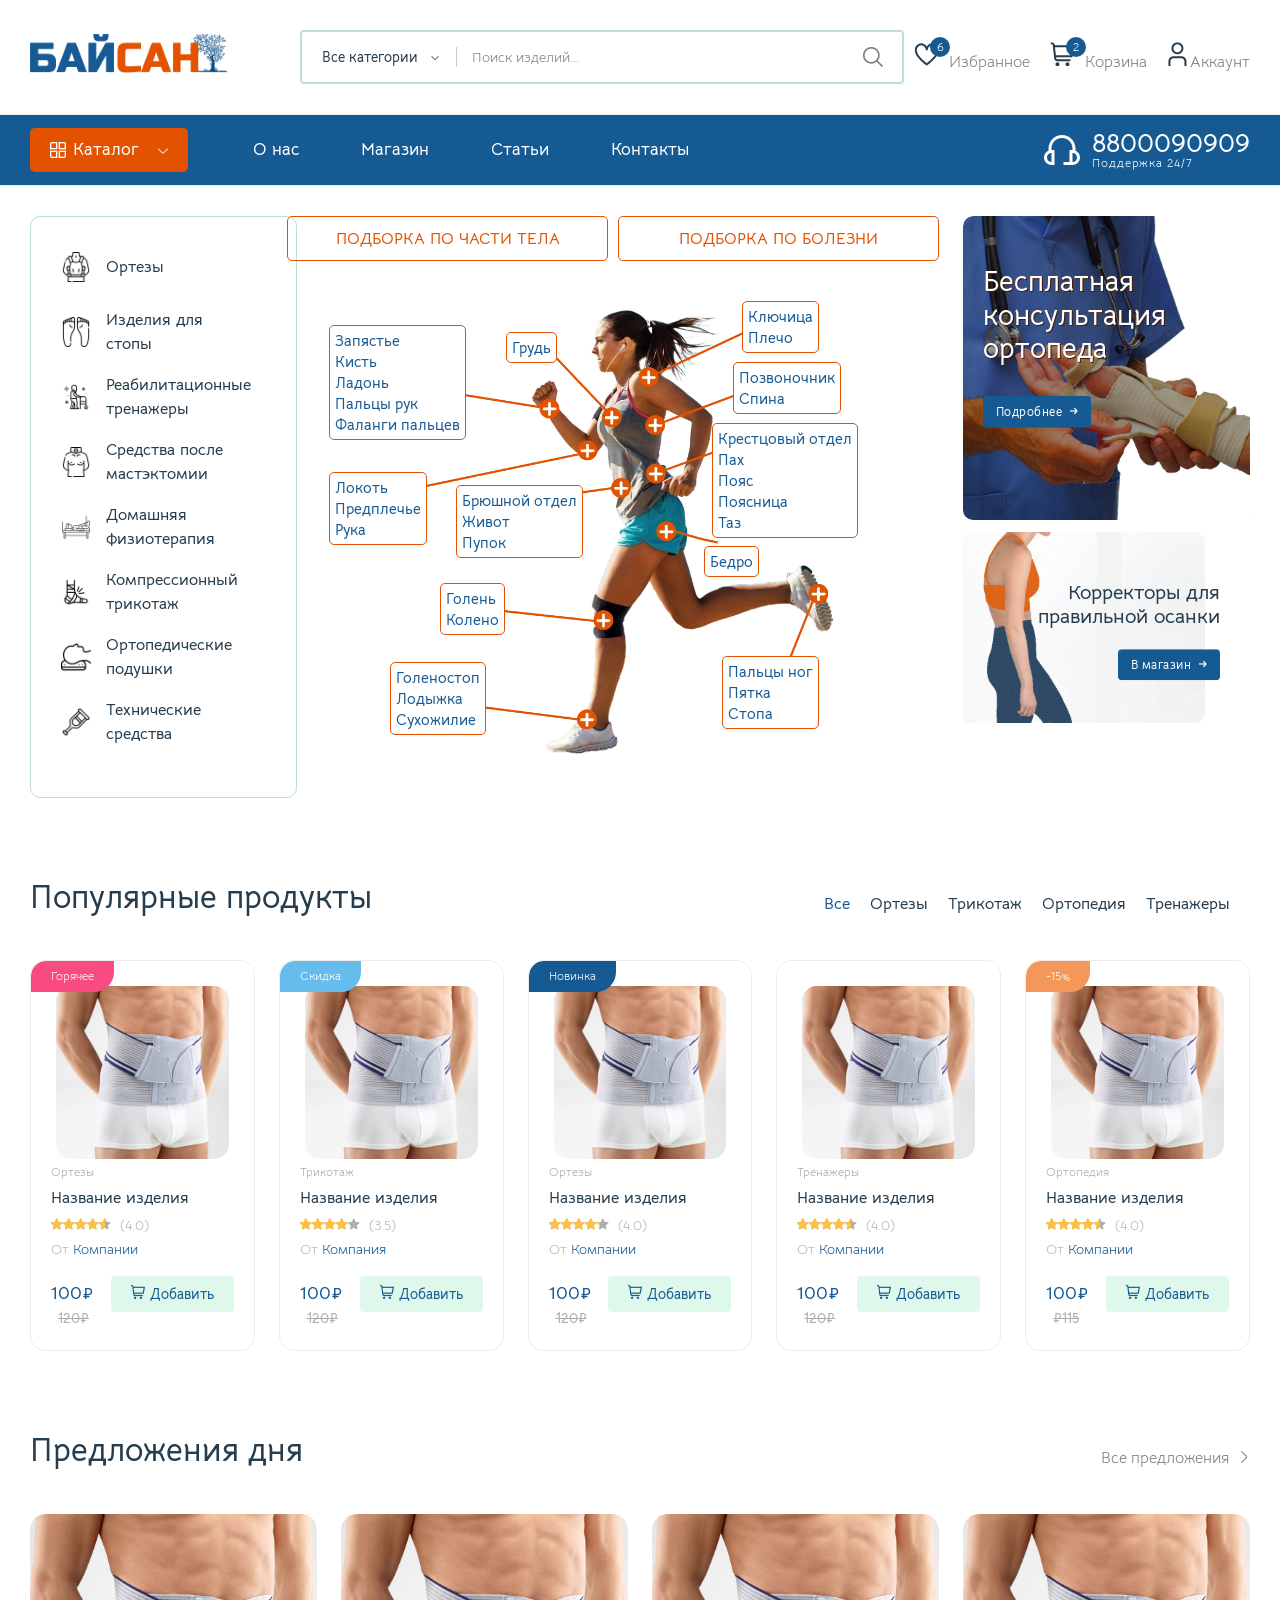
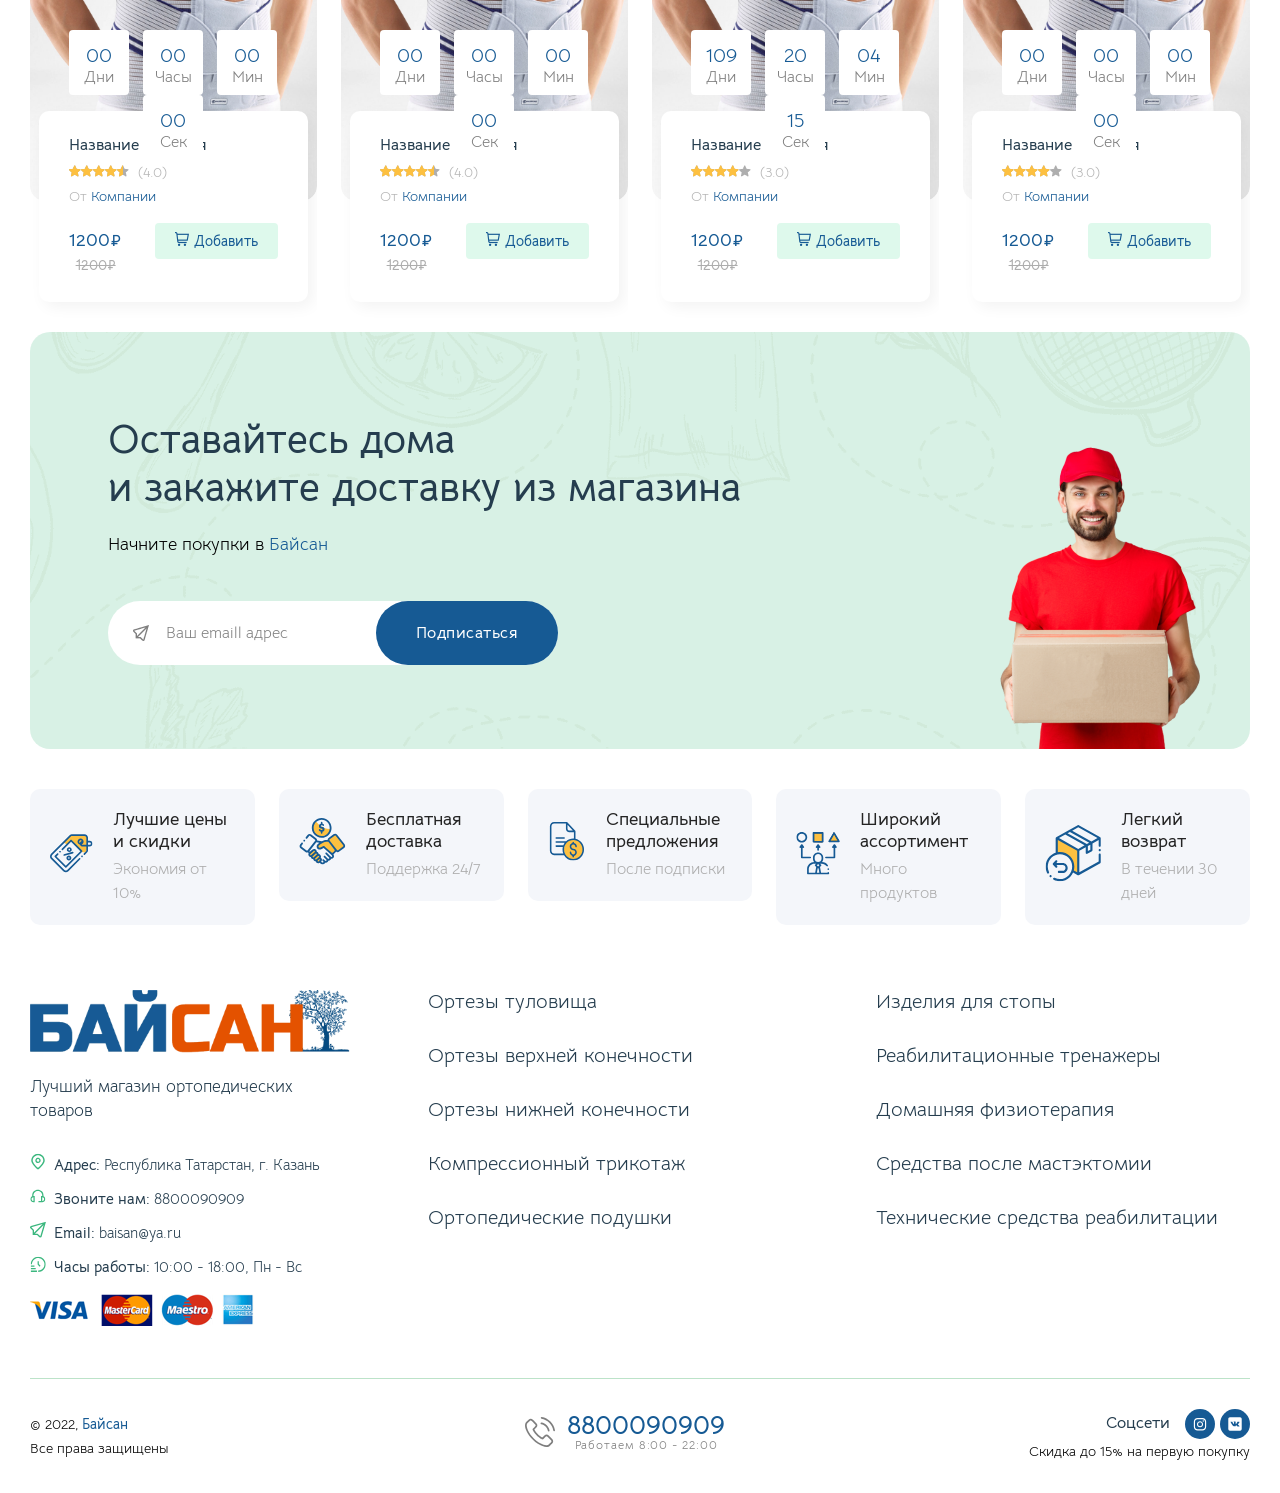
<file: index.html>
<!DOCTYPE html>
<html class="no-js" lang="en">

<head>
    <meta charset="utf-8" />
    <title>Байсан</title>
    <meta http-equiv="x-ua-compatible" content="ie=edge" />
    <meta name="description" content="" />
    <meta name="viewport" content="width=device-width, initial-scale=1" />
    <meta property="og:title" content="" />
    <meta property="og:type" content="" />
    <meta property="og:url" content="" />
    <meta property="og:image" content="" />
    <!-- Favicon -->
    <link rel="shortcut icon" type="image/x-icon" href="assets/imgs/favicon.png"/>
    <!-- Template CSS -->
    <link rel="stylesheet" href="assets/css/plugins/animate.min.css" />
    <link rel="stylesheet" href="assets/css/main.css?v=5.7" />
    
    <style>
.search__type{
        -webkit-tap-highlight-color: transparent;
    --blue: #007bff;
    --indigo: #6610f2;
    --purple: #6f42c1;
    --pink: #e83e8c;
    --red: #dc3545;
    --orange: #fd7e14;
    --yellow: #ffc107;
    --green: #28a745;
    --teal: #20c997;
    --cyan: #17a2b8;
    --white: #fff;
    --gray: #6c757d;
    --gray-dark: #343a40;
    --primary: #007bff;
    --secondary: #6c757d;
    --success: #28a745;
    --info: #17a2b8;
    --warning: #ffc107;
    --danger: #dc3545;
    --light: #f8f9fa;
    --dark: #343a40;
    --breakpoint-xs: 0;
    --breakpoint-sm: 576px;
    --breakpoint-md: 768px;
    --breakpoint-lg: 992px;
    --breakpoint-xl: 1200px;
    
    
    --ui-icon-size-xs: 26px;
    --ui-icon-size-sm: 31px;
    --ui-icon-size-md: 39px;
    --ui-icon-size-lg: 47px;
    --ui-icon-size: 39px;
    --ui-icon-service-bg-color: #ebeff2;
    font-size: 1rem;
    font-weight: 400;
    line-height: 1.5;
    text-align: left;

    color: #151515;
    -webkit-text-size-adjust: 100%;
    box-sizing: border-box;
    position: relative;
    display: flex;
    justify-content: space-between;
    flex-wrap: wrap;
    margin: 15px 0 0;
}
.search__type__item{
        -webkit-tap-highlight-color: transparent;
    --blue: #007bff;
    --indigo: #6610f2;
    --purple: #6f42c1;
    --pink: #e83e8c;
    --red: #dc3545;
    --orange: #fd7e14;
    --yellow: #ffc107;
    --green: #28a745;
    --teal: #20c997;
    --cyan: #17a2b8;
    --white: #fff;
    --gray: #6c757d;
    --gray-dark: #343a40;
    --primary: #007bff;
    --secondary: #6c757d;
    --success: #28a745;
    --info: #17a2b8;
    --warning: #ffc107;
    --danger: #dc3545;
    --light: #f8f9fa;
    --dark: #343a40;
    --breakpoint-xs: 0;
    --breakpoint-sm: 576px;
    --breakpoint-md: 768px;
    --breakpoint-lg: 992px;
    --breakpoint-xl: 1200px;
    
    
    --ui-icon-size-xs: 26px;
    --ui-icon-size-sm: 31px;
    --ui-icon-size-md: 39px;
    --ui-icon-size-lg: 47px;
    --ui-icon-size: 39px;
    --ui-icon-service-bg-color: #ebeff2;
    font-size: 1rem;
    font-weight: 400;
    line-height: 1.5;
    text-align: left;

    color: #151515;
    -webkit-text-size-adjust: 100%;
    box-sizing: border-box;
    display: inline-block;
    position: relative;
    align-items: center;
    align-content: center;
    vertical-align: top;
    width: calc(25% - 5px);
    cursor: pointer;
}
.search__type .search__type__item span {
        -webkit-tap-highlight-color: transparent;
    --blue: #007bff;
    --indigo: #6610f2;
    --purple: #6f42c1;
    --pink: #e83e8c;
    --red: #dc3545;
    --orange: #fd7e14;
    --yellow: #ffc107;
    --green: #28a745;
    --teal: #20c997;
    --cyan: #17a2b8;
    --white: #fff;
    --gray: #6c757d;
    --gray-dark: #343a40;
    --primary: #007bff;
    --secondary: #6c757d;
    --success: #28a745;
    --info: #17a2b8;
    --warning: #ffc107;
    --danger: #dc3545;
    --light: #f8f9fa;
    --dark: #343a40;
    --breakpoint-xs: 0;
    --breakpoint-sm: 576px;
    --breakpoint-md: 768px;
    --breakpoint-lg: 992px;
    --breakpoint-xl: 1200px;
    
    
    --ui-icon-size-xs: 26px;
    --ui-icon-size-sm: 31px;
    --ui-icon-size-md: 39px;
    --ui-icon-size-lg: 47px;
    --ui-icon-size: 39px;
    --ui-icon-service-bg-color: #ebeff2;
    font-weight: 400;
    line-height: 1.5;
    text-align: left;
    
    -webkit-text-size-adjust: 100%;
    cursor: pointer;
    box-sizing: border-box;
    display: inline-flex;
    align-content: center;
    align-items: center;
    justify-content: center;
    width: 100%;
    height: 45px;
    border: 1px solid #E35200;
    color: #E35200;
    transition: all .2s ease-in-out;
    text-transform: uppercase;
    font-size: 17px;
    }
    .search__type .search__type__item.has-dropdown .dropdown__wrap {
            -webkit-tap-highlight-color: transparent;
    --blue: #007bff;
    --indigo: #6610f2;
    --purple: #6f42c1;
    --pink: #e83e8c;
    --red: #dc3545;
    --orange: #fd7e14;
    --yellow: #ffc107;
    --green: #28a745;
    --teal: #20c997;
    --cyan: #17a2b8;
    --white: #fff;
    --gray: #6c757d;
    --gray-dark: #343a40;
    --primary: #007bff;
    --secondary: #6c757d;
    --success: #28a745;
    --info: #17a2b8;
    --warning: #ffc107;
    --danger: #dc3545;
    --light: #f8f9fa;
    --dark: #343a40;
    --breakpoint-xs: 0;
    --breakpoint-sm: 576px;
    --breakpoint-md: 768px;
    --breakpoint-lg: 992px;
    --breakpoint-xl: 1200px;
    
    
    --ui-icon-size-xs: 26px;
    --ui-icon-size-sm: 31px;
    --ui-icon-size-md: 39px;
    --ui-icon-size-lg: 47px;
    --ui-icon-size: 39px;
    --ui-icon-service-bg-color: #ebeff2;
    font-size: 1rem;
    font-weight: 400;
    line-height: 1.5;
    text-align: left;
    
    color: #151515;
    -webkit-text-size-adjust: 100%;
    cursor: pointer;
    box-sizing: border-box;
    overflow-y: scroll;
    max-height: 500px;
    position: absolute;
    width: 100%;
    left: 0;
    pointer-events: none;
    opacity: 0;
    z-index: 20;
        }
        
        .search__type .search__type__item.has-dropdown .dropdown__wrap .dropdown-container {
                -webkit-tap-highlight-color: transparent;
    --blue: #007bff;
    --indigo: #6610f2;
    --purple: #6f42c1;
    --pink: #e83e8c;
    --red: #dc3545;
    --orange: #fd7e14;
    --yellow: #ffc107;
    --green: #28a745;
    --teal: #20c997;
    --cyan: #17a2b8;
    --white: #fff;
    --gray: #6c757d;
    --gray-dark: #343a40;
    --primary: #007bff;
    --secondary: #6c757d;
    --success: #28a745;
    --info: #17a2b8;
    --warning: #ffc107;
    --danger: #dc3545;
    --light: #f8f9fa;
    --dark: #343a40;
    --breakpoint-xs: 0;
    --breakpoint-sm: 576px;
    --breakpoint-md: 768px;
    --breakpoint-lg: 992px;
    --breakpoint-xl: 1200px;
    
    
    --ui-icon-size-xs: 26px;
    --ui-icon-size-sm: 31px;
    --ui-icon-size-md: 39px;
    --ui-icon-size-lg: 47px;
    --ui-icon-size: 39px;
    --ui-icon-service-bg-color: #ebeff2;
    font-size: 1rem;
    font-weight: 400;
    line-height: 1.5;
    text-align: left;

    color: #151515;
    -webkit-text-size-adjust: 100%;
    cursor: pointer;
    pointer-events: none;
    box-sizing: border-box;
    border-top: none;
    background: #fff;
            }
            
            .dropdown-columns {
                    -webkit-tap-highlight-color: transparent;
    --blue: #007bff;
    --indigo: #6610f2;
    --purple: #6f42c1;
    --pink: #e83e8c;
    --red: #dc3545;
    --orange: #fd7e14;
    --yellow: #ffc107;
    --green: #28a745;
    --teal: #20c997;
    --cyan: #17a2b8;
    --white: #fff;
    --gray: #6c757d;
    --gray-dark: #343a40;
    --primary: #007bff;
    --secondary: #6c757d;
    --success: #28a745;
    --info: #17a2b8;
    --warning: #ffc107;
    --danger: #dc3545;
    --light: #f8f9fa;
    --dark: #343a40;
    --breakpoint-xs: 0;
    --breakpoint-sm: 576px;
    --breakpoint-md: 768px;
    --breakpoint-lg: 992px;
    --breakpoint-xl: 1200px;
    
    
    --ui-icon-size-xs: 26px;
    --ui-icon-size-sm: 31px;
    --ui-icon-size-md: 39px;
    --ui-icon-size-lg: 47px;
    --ui-icon-size: 39px;
    --ui-icon-service-bg-color: #ebeff2;
    font-size: 1rem;
    font-weight: 400;
    line-height: 1.5;
    text-align: left;
   
    color: #151515;
    -webkit-text-size-adjust: 100%;
    cursor: pointer;
    pointer-events: none;
    box-sizing: border-box;
    column-count: 2;
    padding: 15px 30px;
                }
                
                .dropdown-columns a {
                        -webkit-tap-highlight-color: transparent;
    --blue: #007bff;
    --indigo: #6610f2;
    --purple: #6f42c1;
    --pink: #e83e8c;
    --red: #dc3545;
    --orange: #fd7e14;
    --yellow: #ffc107;
    --green: #28a745;
    --teal: #20c997;
    --cyan: #17a2b8;
    --white: #fff;
    --gray: #6c757d;
    --gray-dark: #343a40;
    --primary: #007bff;
    --secondary: #6c757d;
    --success: #28a745;
    --info: #17a2b8;
    --warning: #ffc107;
    --danger: #dc3545;
    --light: #f8f9fa;
    --dark: #343a40;
    --breakpoint-xs: 0;
    --breakpoint-sm: 576px;
    --breakpoint-md: 768px;
    --breakpoint-lg: 992px;
    --breakpoint-xl: 1200px;
    
    
    --ui-icon-size-xs: 26px;
    --ui-icon-size-sm: 31px;
    --ui-icon-size-md: 39px;
    --ui-icon-size-lg: 47px;
    --ui-icon-size: 39px;
    --ui-icon-service-bg-color: #ebeff2;
    font-size: 1rem;
    font-weight: 400;
    line-height: 1.5;
    text-align: left;
    
    -webkit-text-size-adjust: 100%;
    pointer-events: all;
    box-sizing: border-box;
    text-decoration: none;
    background-color: transparent;
    cursor: pointer;
    color: #494949;
    display: block;
    padding: 0 0 5px;
                    }
                    .search__type .search__type__item a.dropdown-name.first {
                            -webkit-tap-highlight-color: transparent;
    --blue: #007bff;
    --indigo: #6610f2;
    --purple: #6f42c1;
    --pink: #e83e8c;
    --red: #dc3545;
    --orange: #fd7e14;
    --yellow: #ffc107;
    --green: #28a745;
    --teal: #20c997;
    --cyan: #17a2b8;
    --white: #fff;
    --gray: #6c757d;
    --gray-dark: #343a40;
    --primary: #007bff;
    --secondary: #6c757d;
    --success: #28a745;
    --info: #17a2b8;
    --warning: #ffc107;
    --danger: #dc3545;
    --light: #f8f9fa;
    --dark: #343a40;
    --breakpoint-xs: 0;
    --breakpoint-sm: 576px;
    --breakpoint-md: 768px;
    --breakpoint-lg: 992px;
    --breakpoint-xl: 1200px;
    
    
    --ui-icon-size-xs: 26px;
    --ui-icon-size-sm: 31px;
    --ui-icon-size-md: 39px;
    --ui-icon-size-lg: 47px;
    --ui-icon-size: 39px;
    --ui-icon-service-bg-color: #ebeff2;
    font-weight: 600;
    line-height: 1.5;
    text-align: left;
font-family: "Bellota Text", sans-serif;
    -webkit-text-size-adjust: 100%;
    box-sizing: border-box;
    text-decoration: none;
    background-color: transparent;
    cursor: pointer;
    display: inline-flex;
    align-content: center;
    align-items: center;
    justify-content: center;
    width: 100%;
    height: 45px;
    border: 1px solid #E35200;
    font-size: 17px;
    color: #E35200;
    transition: all .2s ease-in-out;
    text-transform: uppercase;
                        }
                        
                        .search__type .search__type__item a.dropdown-name.first:hover{
                            -webkit-tap-highlight-color: transparent;
    --blue: #007bff;
    --indigo: #6610f2;
    --purple: #6f42c1;
    --pink: #e83e8c;
    --red: #dc3545;
    --orange: #fd7e14;
    --yellow: #ffc107;
    --green: #28a745;
    --teal: #20c997;
    --cyan: #17a2b8;
    --white: #fff;
    --gray: #6c757d;
    --gray-dark: #343a40;
    --primary: #007bff;
    --secondary: #6c757d;
    --success: #28a745;
    --info: #17a2b8;
    --warning: #ffc107;
    --danger: #dc3545;
    --light: #f8f9fa;
    --dark: #343a40;
    --breakpoint-xs: 0;
    --breakpoint-sm: 576px;
    --breakpoint-md: 768px;
    --breakpoint-lg: 992px;
    --breakpoint-xl: 1200px;
    
    
    --ui-icon-size-xs: 26px;
    --ui-icon-size-sm: 31px;
    --ui-icon-size-md: 39px;
    --ui-icon-size-lg: 47px;
    --ui-icon-size: 39px;
    --ui-icon-service-bg-color: #ebeff2;

    line-height: 1.5;
    text-align: left;

    -webkit-text-size-adjust: 100%;
    box-sizing: border-box;
    cursor: pointer;
    display: inline-flex;
    align-content: center;
    align-items: center;
    justify-content: center;
    width: 100%;
    height: 45px;
    border: 1px solid #E35200;
    font-size: 17px;
    transition: all .2s ease-in-out;
    text-transform: uppercase;
    background: #E35200;
    color: #fff;
    text-decoration: none;
                        }
                        .search__type .search__type__item.has-dropdown .dropdown__wrap {
                                -webkit-tap-highlight-color: transparent;
    --blue: #007bff;
    --indigo: #6610f2;
    --purple: #6f42c1;
    --pink: #e83e8c;
    --red: #dc3545;
    --orange: #fd7e14;
    --yellow: #ffc107;
    --green: #28a745;
    --teal: #20c997;
    --cyan: #17a2b8;
    --white: #fff;
    --gray: #6c757d;
    --gray-dark: #343a40;
    --primary: #007bff;
    --secondary: #6c757d;
    --success: #28a745;
    --info: #17a2b8;
    --warning: #ffc107;
    --danger: #dc3545;
    --light: #f8f9fa;
    --dark: #343a40;
    --breakpoint-xs: 0;
    --breakpoint-sm: 576px;
    --breakpoint-md: 768px;
    --breakpoint-lg: 992px;
    --breakpoint-xl: 1200px;
    
    
    --ui-icon-size-xs: 26px;
    --ui-icon-size-sm: 31px;
    --ui-icon-size-md: 39px;
    --ui-icon-size-lg: 47px;
    --ui-icon-size: 39px;
    --ui-icon-service-bg-color: #ebeff2;
    font-size: 1rem;
    font-weight: 600;
    line-height: 1.5;
    text-align: left;

    color: #151515;
    -webkit-text-size-adjust: 100%;
    cursor: pointer;
    box-sizing: border-box;
    overflow-y: scroll;
    max-height: 500px;
    position: absolute;
    width: 100%;
    pointer-events: none;
    opacity: 0;
    z-index: 20;
    left: -327.5px;
                            }
                            
                            .search__type .search__type__item.has-dropdown .dropdown__wrap .dropdown-container {
                                    -webkit-tap-highlight-color: transparent;
    --blue: #007bff;
    --indigo: #6610f2;
    --purple: #6f42c1;
    --pink: #e83e8c;
    --red: #dc3545;
    --orange: #fd7e14;
    --yellow: #ffc107;
    --green: #28a745;
    --teal: #20c997;
    --cyan: #17a2b8;
    --white: #fff;
    --gray: #6c757d;
    --gray-dark: #343a40;
    --primary: #007bff;
    --secondary: #6c757d;
    --success: #28a745;
    --info: #17a2b8;
    --warning: #ffc107;
    --danger: #dc3545;
    --light: #f8f9fa;
    --dark: #343a40;
    --breakpoint-xs: 0;
    --breakpoint-sm: 576px;
    --breakpoint-md: 768px;
    --breakpoint-lg: 992px;
    --breakpoint-xl: 1200px;
    
    
    --ui-icon-size-xs: 26px;
    --ui-icon-size-sm: 31px;
    --ui-icon-size-md: 39px;
    --ui-icon-size-lg: 47px;
    --ui-icon-size: 39px;
    --ui-icon-service-bg-color: #ebeff2;
    font-size: 1rem;
    font-weight: 600;
    line-height: 1.5;
    text-align: left;

    color: #151515;
    -webkit-text-size-adjust: 100%;
    cursor: pointer;
    pointer-events: none;
    box-sizing: border-box;
    border-top: none;
    background: #fff;
                                }
                                
                                .dropdown-columns {
                                        -webkit-tap-highlight-color: transparent;
    --blue: #007bff;
    --indigo: #6610f2;
    --purple: #6f42c1;
    --pink: #e83e8c;
    --red: #dc3545;
    --orange: #fd7e14;
    --yellow: #ffc107;
    --green: #28a745;
    --teal: #20c997;
    --cyan: #17a2b8;
    --white: #fff;
    --gray: #6c757d;
    --gray-dark: #343a40;
    --primary: #007bff;
    --secondary: #6c757d;
    --success: #28a745;
    --info: #17a2b8;
    --warning: #ffc107;
    --danger: #dc3545;
    --light: #f8f9fa;
    --dark: #343a40;
    --breakpoint-xs: 0;
    --breakpoint-sm: 576px;
    --breakpoint-md: 768px;
    --breakpoint-lg: 992px;
    --breakpoint-xl: 1200px;
    
    
    --ui-icon-size-xs: 26px;
    --ui-icon-size-sm: 31px;
    --ui-icon-size-md: 39px;
    --ui-icon-size-lg: 47px;
    --ui-icon-size: 39px;
    --ui-icon-service-bg-color: #ebeff2;
    font-size: 1rem;
    font-weight: 600;
    line-height: 1.5;
    text-align: left;

    color: #151515;
    -webkit-text-size-adjust: 100%;
    cursor: pointer;
    pointer-events: none;
    box-sizing: border-box;
    column-count: 2;
    padding: 15px 30px;
                                    }
                                    .dropdown-columns a {
                                            -webkit-tap-highlight-color: transparent;
    --blue: #007bff;
    --indigo: #6610f2;
    --purple: #6f42c1;
    --pink: #e83e8c;
    --red: #dc3545;
    --orange: #fd7e14;
    --yellow: #ffc107;
    --green: #28a745;
    --teal: #20c997;
    --cyan: #17a2b8;
    --white: #fff;
    --gray: #6c757d;
    --gray-dark: #343a40;
    --primary: #007bff;
    --secondary: #6c757d;
    --success: #28a745;
    --info: #17a2b8;
    --warning: #ffc107;
    --danger: #dc3545;
    --light: #f8f9fa;
    --dark: #343a40;
    --breakpoint-xs: 0;
    --breakpoint-sm: 576px;
    --breakpoint-md: 768px;
    --breakpoint-lg: 992px;
    --breakpoint-xl: 1200px;
    
    
    --ui-icon-size-xs: 26px;
    --ui-icon-size-sm: 31px;
    --ui-icon-size-md: 39px;
    --ui-icon-size-lg: 47px;
    --ui-icon-size: 39px;
    --ui-icon-service-bg-color: #ebeff2;
    font-size: 1rem;
    font-weight: 600;
    line-height: 1.5;
    text-align: left;

    -webkit-text-size-adjust: 100%;
    pointer-events: none;
    box-sizing: border-box;
    text-decoration: none;
    background-color: transparent;
    cursor: pointer;
    color: #494949;
    display: block;
    padding: 0 0 5px;
                                        }
                                        
                                        
                                        
                                        
                                        
                                        
                                        
                                        
                                        
.search__type {
	position: relative;
	display: -ms-flexbox;
	display: flex;
	-ms-flex-pack: justify;
	justify-content: space-between;
	-ms-flex-wrap: wrap;
	flex-wrap: wrap;
	    margin: 15px 0 0;
}

.search__type .search__type__item {
	display: inline-block;
	position:relative;
	-ms-flex-align: center;
	align-items: center;
	-ms-flex-line-pack: center;
	align-content: center;
	vertical-align: top;
	width: calc(50% - 5px);
	cursor: pointer;
}

@media (max-width:1024px) {
	.search__type .search__type__item {
		width: calc(50% - 10px);
		margin-bottom: 20px
	}
}

@media (max-width:750px) {
	.search__type .search__type__item {
		width: 100%;
		margin-bottom: 10px
	}
}

.search__type .search__type__item input:checked+span {
	background: #E35200;
	color: #fff
}

.search__type .search__type__item span, .search__type .search__type__item a.dropdown-name.first {
	display: -ms-inline-flexbox;
	display: inline-flex;
	-ms-flex-line-pack: center;
	align-content: center;
	-ms-flex-align: center;
	align-items: center;
	-ms-flex-pack: center;
	justify-content: center;
    width: 100%;
    height: 45px;
    border: 1px solid #E35200;
    border-radius: 5px;
    font-size: 16px;
	color: #E35200;
	transition: all .2s ease-in-out;
	text-transform: uppercase
}

@media (max-width:1320px) {
	.search__type .search__type__item span {
		font-size: 16px
	}
}

@media (max-width: 750px){
.search__type .search__type__item {
    width: 100%;
    margin-bottom: 10px;
}
}
.search__type .search__type__item.has-dropdown:hover .dropdown__wrap {
	opacity: 1;
	pointer-events: auto;
    border: 1px solid #ccc;
	z-index: 920;
	width: 600px;
	-webkit-box-shadow: 0px 15px 20px 0px rgba(50, 50, 50, 0.35);
	-moz-box-shadow:    0px 15px 20px 0px rgba(50, 50, 50, 0.35);
	box-shadow:         0px 15px 20px 0px rgba(50, 50, 50, 0.35);
}

.search__type .search__type__item.has-dropdown:active .dropdown__wrap {
	opacity: 1;
	pointer-events: auto;
    border: 1px solid #ccc;
	z-index: 920;
	width: 600px;
	-webkit-box-shadow: 0px 15px 20px 0px rgba(50, 50, 50, 0.35);
	-moz-box-shadow:    0px 15px 20px 0px rgba(50, 50, 50, 0.35);
	box-shadow:         0px 15px 20px 0px rgba(50, 50, 50, 0.35);
}
/*.search__type__item:nth-child(4) .dropdown__wrap { */
.search__type__item .dropdown__wrap {
    overflow-y: scroll;
    max-height: 500px;
}


	.dropdown-columns{
		-webkit-column-count: 1!important;
		-moz-column-count: 1!important;
		column-count: 1!important;
		padding: 15px 30px;
	}
	.search__type .search__type__item.has-dropdown .dropdown__wrap .dropdown-container .dropdownmenu-item.columns-2,
	.search__type .search__type__item.has-dropdown .dropdown__wrap .dropdown-container .dropdownmenu-item.columns-3,
	.search__type .search__type__item.has-dropdown .dropdown__wrap .dropdown-container .dropdownmenu-item.columns-4{
		width: calc(100% / 2)!important;
	}
}

.search__type .search__type__item.has-dropdown:hover .dropdown__wrap.scroll {
overflow-y: scroll;
    max-height: 662px;
}

.search__type .search__type__item.has-dropdown .dropdown__wrap {
	position: absolute;
	width: 100%;
	left: 0;
	pointer-events: none;
	opacity: 0;
	z-index: 20
}

.dropdown-columns{
	-webkit-column-count: 2;
    -moz-column-count: 2;
    column-count: 2;
	padding: 15px 30px;
}
.dropdown-columns a {
	color:#494949;
	display: block;
	padding: 0 0 5px;
}
.dropdown-columns a:hover {
	color:#E35200;
	display: block;
	padding: 0 0 5px;
}

.search__type .search__type__item.has-dropdown .dropdown__wrap .dropdown-container {
border-top: none;
    background: #fff;
}

.search__type .search__type__item.has-dropdown .dropdown__wrap .dropdown-container .dropdownmenu-item div {
    padding: 20px;
    border-bottom: 1px solid #ccc;
    font-size: 14px;
    transition: all .2s ease-in-out;
	height:100%;
}
.search__type .search__type__item.has-dropdown .dropdown__wrap .dropdown-container .dropdownmenu-item div a{color: #292929;}
.search__type .search__type__item.has-dropdown .dropdown__wrap .dropdown-container .dropdownmenu-item div:hover {background: #E35200;}
.search__type .search__type__item.has-dropdown .dropdown__wrap .dropdown-container .dropdownmenu-item div:hover a{color: #fff;text-decoration:underline!important}

.search__type .search__type__item.has-dropdown .dropdown__wrap .dropdown-container .dropdownmenu-item.columns-1 {width: calc(100% / 1)}
.search__type .search__type__item.has-dropdown .dropdown__wrap .dropdown-container .dropdownmenu-item.columns-2 {width: calc(100% / 2)}
.search__type .search__type__item.has-dropdown .dropdown__wrap .dropdown-container .dropdownmenu-item.columns-3 {width: calc(100% / 3)}
.search__type .search__type__item.has-dropdown .dropdown__wrap .dropdown-container .dropdownmenu-item.columns-4 {width: calc(100% / 4)}
.search__type .search__type__item.has-dropdown .dropdown__wrap .dropdown-container .dropdownmenu-item.columns-5 {width: calc(100% / 5)}


.search__type .search__type__item.has-dropdown .dropdown__wrap .dropdown__list {
	display: block;
	width: 100%;
	border: 1px solid #ccc;
	background: #fff;
}

.search__type .label-select .jq-selectbox__dropdown ul li,
.search__type .search__type__item.has-dropdown .dropdown__wrap .dropdown__list li {
	width: 100%;
	border-bottom: 1px solid #ccc;
	display: -ms-flexbox;
	display: flex;
	-ms-flex-align: center;
	align-items: center;
	-ms-flex-line-pack: center;
	align-content: center;
	padding-left: 20px;
	color: #3a3939;
	text-transform: uppercase;
	font-size: 14px;
	transition: all .2s ease-in-out;
	white-space: normal
}

.search__type .search__type__item.has-dropdown .dropdown__wrap .dropdown__list li {
	padding-right: 20px;
	min-height: 60px
}

@media (max-width:1320px) {
	.search__type .search__type__item.has-dropdown .dropdown__wrap .dropdown__list li {
		padding-left: 10px
	}
}

@media (max-width:750px) {
	.search__type .search__type__item.has-dropdown .dropdown__wrap .dropdown__list li {
		min-height: 40px
	}
}

.search__type .search__type__item.has-dropdown .dropdown__wrap .dropdown__list li a {
	display: block;
	color: inherit;
	font-size: 14px
}

.owl-carousel .owl-item img,
.search__type .label-select .jq-selectbox {
	display: block;
	width: 100%
}

.search__type .label-select .jq-selectbox .jq-selectbox__select {
	width: 100%;
	height: 43px;
	border: 1px solid #E35200;
	border-radius: 0;
	box-shadow: none;
	background: #E35200;
	display: block;
	padding: 0
}

.search__type .label-select .jq-selectbox .jq-selectbox__select .jq-selectbox__select-text {
	text-shadow: none;
	display: -ms-flexbox;
	display: flex;
	-ms-flex-line-pack: center;
	align-content: center;
	-ms-flex-align: center;
	align-items: center;
	-ms-flex-pack: center;
	justify-content: center;
	height: 35px;
	font-size: 16px;
	color: #fff;
	text-transform: uppercase
}
    .dot{
        display: none;
    }

@media (max-width:1320px) {
	.search__type .label-select .jq-selectbox .jq-selectbox__select .jq-selectbox__select-text {
		font-size: 16px
	}
}

@media (max-width:750px) {
	.search__type .label-select .jq-selectbox .jq-selectbox__select .jq-selectbox__select-text {
		font-size: 14px
	}
 
}

.search__type .label-select .jq-selectbox__trigger {
	display: none!important
}

.search__type .label-select .jq-selectbox__dropdown ul {
	display: block;
	width: 100%;
	border: 1px solid #ccc
}

.search__type .label-select .jq-selectbox__dropdown ul li {
	min-height: 40px
}

@media (max-width:1320px) {
	.search__type .label-select .jq-selectbox__dropdown ul li {
		padding-left: 10px
	}
}

.search__type .label-select .jq-selectbox__dropdown ul li:first-child {
	display: none
}
.footer__contacts__section:last-child,
.search__type .label-select .jq-selectbox__dropdown ul li:last-child,
.search__type .search__type__item.has-dropdown .dropdown__wrap .dropdown__list li:last-child {
	margin-bottom: 0
}
.btn.btn-border:hover,
.search__type .label-select .jq-selectbox__dropdown ul li:hover,
.search__type .search__type__item span:hover, .search__type .search__type__item a.dropdown-name.first:hover,
.search__type .search__type__item.has-dropdown .dropdown__wrap .dropdown__list li:hover {
	background: #E35200;
	color: #fff;
	text-decoration: none;
}






.imgholder {
  position: relative;
  display: block;
  margin: 0 auto 2em;
  width: 43vw;
  max-width: 100%;
  height: 100%;
}
.imgholder img {
  width: 100%;
  height: auto;
}
.imgholder .dot {
    text-align: center;
  position: absolute;
  display: none;
  height: 1.5rem;
  width: 1.5rem;
  margin: -1rem 0 0 -1rem;
  border-radius: 50%;
  background: #165a94;
  border: 2px solid #a2d9f4;
  transition: all 0.2s;
}
  .imgholder .dot a  {

  font-size: 18px;
  }
.imgholder .dot.danger {
  background: #ff3333;
  border: 2px solid #ffcccc;
}
.imgholder .dot .info {
  position: absolute;
  font-size: 1.4rem;
  line-height: 1.4;
  width: 12em;
  background: white;
  padding: 5px 15px;
  left: 2.5rem;
  top: -0.2rem;
  opacity: 0;
  visibility: hidden;
  transition: all 0.2s;
    filter: drop-shadow(0px 2px 2px rgba(0, 0, 0, 0.6));
  pointer-event: none;
}
.imgholder .dot .info:after {
  content: "";
  position: absolute;
  display: block;
  background: white;
  height: 1em;
  width: 1em;
  left: -0.45em;
  transform: rotate(45deg);
  top: 0.2em;
}
.imgholder .dot:hover {
  transform: scale(1.2);
}
.imgholder .dot:hover > .info {
  opacity: 1;
  visibility: visible;
}
.imgholder .dot:active > .info {
  opacity: 1;
  visibility: visible;
}
    

.imgholder .t1 {
    left: 27%;
    top: 40%;
}
.imgholder .t10 {
    left: 15%;
    top: 15%;
}

.imgholder .t3 {
    left: 23%;
    top: 57%;
}

.imgholder .t4 {
    left: 34%;
    top: 13%;
}
.imgholder .t5 {
    left: 60%;
    top: 38%;
}

.imgholder .t6 {
    left: 35%;
    top: 22%;
}

.imgholder .t7 {
    left: 37%;
    top: 32%;
}

.imgholder .t9 {
    left: 26%;
    top: 18%;
}

@media only screen and (max-width: 768px) {
  .imgholder{
    width: 100vw;
  
  }
  .imgholder .dot a  {

  font-size: 14px;
  }
  .imgholder .dot .info{
    width: auto;
  }
  .imgholder .dot {
    height: 1.5rem;
    width: 1.5rem;
    display: block;
    }
  }
  
  .rubricator-desktop{
	
	
	
		height: 0;
		max-width:910px;
		margin: 0 auto;
		display:none;
	}
	.rubricator-mobile{
		display:none;
		columns: 2;
		column-gap: 30px;
	}
	.rubricator-mobile a{display:block;font-size: 18px;}
	.rubricator-desktop .rubricator-container {
		position: absolute;
		top: 0;
		left: 0;
		width: 100%;
		height: 100%;
	
        background-repeat: no-repeat;
	}
	.rubricator-desktop .block {
		position: absolute;
		padding: 4px 5px;
		border: solid 1px #E35200;
		border-radius:5px;
		background: #fff;
	}
	.rubricator-desktop #block1{top:0%;right:8%}
	.rubricator-desktop #block2{top: 4%;left: 3%;}
	.rubricator-desktop #block3{top: 5%;left: 35%;}
	.rubricator-desktop #block4{top: 10%;right: 4%;}
	.rubricator-desktop #block5{top: 28%;left: 3%;}
	.rubricator-desktop #block6{top: 30%;left: 26%;}
	.rubricator-desktop #block7{top: 20%;right: 1%;}
	.rubricator-desktop #block8{top: 36%;right: 80%;}
	.rubricator-desktop #block9 {top: 46%;left: 23%;}
	.rubricator-desktop #block10{top: 40%;right: 19%;}
	.rubricator-desktop #block11{top: 59%;left: 14%;}
	.rubricator-desktop #block12{top: 58%;right: 8%;}

	.rubricator-desktop .block a {
		display: block;
        font-size: 15px;
        text-decoration: none;
        cursor: pointer;
        line-height: 1.4;
        font-weight: 600;
	}
    .cont{
        width: 100%;
    padding-right: 15px;
    padding-left: 15px;
    margin-right: auto;
    margin-left: auto;
    }
       .humanM{
        display: block;
    }
    .human{
        display: none;
    }

	@media all and (min-width:1200px){
		.rubricator-desktop{
			display:block;
		}
	}
	@media all and (max-width:1099px){
		.rubricator-mobile{
			display:block;
		}
	}
/* End */
@media all and (min-width: 576px){
.cont {
    max-width: 540px;
}
}
@media all and (min-width: 768px){
.cont {
    max-width: 720px;
}
   .dot{
        display: block;
    }
    
    .humanM{
        display: none;
    }
    .human{
        display: block;
    }
    .search__type{
       margin-left: 50px; 
    }
}
@media all and (min-width: 992px){
.cont {
    max-width: 960px;
}
}
@media all and (min-width: 1200px){
.cont {
    max-width: 1140px;
}
}

</style>
</head>

<body>
    <!-- Быстрый просмотр -->
    <div class="modal fade custom-modal" id="quickViewModal" tabindex="-1" aria-labelledby="quickViewModalLabel"
        aria-hidden="true">
        <div class="modal-dialog">
            <div class="modal-content">
                <button type="button" class="btn-close" data-bs-dismiss="modal" aria-label="Close"></button>
                <div class="modal-body">
                    <div class="row">
                        <div class="col-md-6 col-sm-12 col-xs-12 mb-md-0 mb-sm-5">
                            <div class="detail-gallery">
                                <span class="zoom-icon"><i class="fi-rs-search"></i></span>
                                <!-- MAIN SLIDES -->
                                <div class="product-image-slider">
                                    <figure class="border-radius-10">
                                        <img src="assets/imgs/shop/product_photo_front.webp" alt="product image" />
                                    </figure>
                                    <figure class="border-radius-10">
                                        <img src="assets/imgs/shop/product_photo_front.webp" alt="product image" />
                                    </figure>
                                    <figure class="border-radius-10">
                                        <img src="assets/imgs/shop/product_photo_back.webp" alt="product image" />
                                    </figure>
                                    <figure class="border-radius-10">
                                        <img src="assets/imgs/shop/product_photo_back.webp" alt="product image" />
                                    </figure>
                                </div>
                                <!-- THUMBNAILS -->
                                <div class="slider-nav-thumbnails">
                                    <div><img src="assets/imgs/shop/product_photo_front.webp" alt="product image" />
                                    </div>
                                    <div><img src="assets/imgs/shop/product_photo_front.webp" alt="product image" />
                                    </div>
                                    <div><img src="assets/imgs/shop/product_photo_back.webp" alt="product image" />
                                    </div>
                                    <div><img src="assets/imgs/shop/product_photo_back.webp" alt="product image" />
                                    </div>
                                </div>
                            </div>
                            <!-- End Gallery -->
                        </div>
                        <div class="col-md-6 col-sm-12 col-xs-12">
                            <div class="detail-info pr-30 pl-30">
                                <span class="stock-status out-stock"> Sale </span>
                                <h3 class="title-detail"><a href="shop-product-right.html" class="text-heading">Корсет
                                        поясничный BAUERFEIND LordoLoc</a></h3>
                                <div class="product-detail-rating">
                                    <div class="product-rate-cover text-end">
                                        <div class="product-rate d-inline-block">
                                            <div class="product-rating" style="width: 90%"></div>
                                        </div>
                                        <span class="font-small ml-5 text-muted"> (32 отзыва)</span>
                                    </div>
                                </div>
                                <div class="clearfix product-price-cover">
                                    <div class="product-price primary-color float-left">
                                        <span class="current-price text-brand">10000₽</span>
                                        <span>
                                            <span class="save-price font-md color3 ml-15">26% скидка</span>
                                            <span class="old-price font-md ml-15">15000₽</span>
                                        </span>
                                    </div>
                                </div>
                                <div class="detail-extralink mb-30">
                                    <div class="detail-qty border radius">
                                        <a href="#" class="qty-down"><i class="fi-rs-angle-small-down"></i></a>
                                        <span class="qty-val">1</span>
                                        <a href="#" class="qty-up"><i class="fi-rs-angle-small-up"></i></a>
                                    </div>
                                    <div class="product-extra-link2">
                                        <button type="submit" class="button button-add-to-cart"><i
                                                class="fi-rs-shopping-cart"></i>Добавить в корзину</button>
                                    </div>
                                </div>
                                <div class="font-xs">
                                    <ul>
                                        <li class="mb-5">Производитель: <span class="text-brand">BAUERFEIND</span></li>

                                    </ul>
                                </div>
                            </div>
                            <!-- Detail Info -->
                        </div>
                    </div>
                </div>
            </div>
        </div>
    </div>
    <header class="header-area header-style-1 header-style-5 header-height-2">
        <div class="mobile-promotion">
            <span>Скоро открытие, <strong>скидки до 15%</strong> на все. Только <strong>3 дня</strong> !</span>
        </div>
        <div class="header-middle header-middle-ptb-1 d-none d-lg-block">
            <div class="container">
                <div class="header-wrap">
                    <div class="logo logo-width-1">
                        <a href="index.html"><img src="assets/imgs/baisan-logo.webp" alt="logo" /></a>
                    </div>
                    <div class="header-right">
                        <div class="search-style-2">
                            <form action="#">
                                <select class="select-active">
                                    <option>Все категории</option>
                                    <option>Ортезы</option>
                                    <option>Изделия для стопы</option>
                                    <option>Реабилитационные тренажеры</option>
                                    <option>Средства после мастэктомии</option>
                                    <option>Домашняя физиотерапия</option>
                                    <option>Компрессионный трикотаж</option>
                                    <option>Ортопедические подушки</option>
                                    <option>Технические средства реабилитации</option>
                                </select>
                                <input type="text" placeholder="Поиск изделий..." />
                            </form>
                        </div>
                        <div class="header-action-right">
                            <div class="header-action-2">
                        
                                <div class="header-action-icon-2">
                                    <a href="shop-wishlist.html">
                                        <img class="svgInject" alt="Nest"
                                            src="assets/imgs/theme/icons/icon-heart.svg" />
                                        <span class="pro-count blue">6</span>
                                    </a>
                                    <a href="shop-wishlist.html"><span class="lable">Избранное</span></a>
                                </div>
                                <div class="header-action-icon-2">
                                    <a class="mini-cart-icon" href="shop-cart.html">
                                        <img alt="Nest" src="assets/imgs/theme/icons/icon-cart.svg" />
                                        <span class="pro-count blue">2</span>
                                    </a>
                                    <a href="shop-cart.html"><span class="lable">Корзина</span></a>
                                    <div class="cart-dropdown-wrap cart-dropdown-hm2">
                                        <ul>
                                            <li>
                                                <div class="shopping-cart-img">
                                                    <a href="shop-product-full.html"><img alt="Nest"
                                                            src="assets/imgs/shop/thumbnail-3.jpg" /></a>
                                                </div>
                                                <div class="shopping-cart-title">
                                                    <h4><a href="shop-product-full.html">Изделие</a></h4>
                                                    <h4><span>1 × </span>800.00</h4>
                                                </div>
                                                <div class="shopping-cart-delete">
                                                    <a href="#"><i class="fi-rs-cross-small"></i></a>
                                                </div>
                                            </li>
                                            <li>
                                                <div class="shopping-cart-img">
                                                    <a href="shop-product-full.html"><img alt="Nest"
                                                            src="assets/imgs/shop/thumbnail-2.jpg" /></a>
                                                </div>
                                                <div class="shopping-cart-title">
                                                    <h4><a href="shop-product-full.html">Изделие</a></h4>
                                                    <h4><span>1 × </span>3200.00</h4>
                                                </div>
                                                <div class="shopping-cart-delete">
                                                    <a href="#"><i class="fi-rs-cross-small"></i></a>
                                                </div>
                                            </li>
                                        </ul>
                                        <div class="shopping-cart-footer">
                                            <div class="shopping-cart-total">
                                                <h4>Итог <span>4000.00</span></h4>
                                            </div>
                                            <div class="shopping-cart-button">
                                                <a href="shop-cart.html" class="outline">В корзину</a>
                                                <a href="shop-checkout.html">Купитть</a>
                                            </div>
                                        </div>
                                    </div>
                                </div>
                                <div class="header-action-icon-2">
                                    <a href="page-account.html">
                                        <img class="svgInject" alt="Nest" src="assets/imgs/theme/icons/icon-user.svg" />
                                    </a>
                                    <a href="page-account.html"><span class="lable ml-0">Аккаунт</span></a>
                                    <div class="cart-dropdown-wrap cart-dropdown-hm2 account-dropdown">
                                        <ul>
                                            <li>
                                                <a href="page-account.html"><i class="fi fi-rs-user mr-10"></i>Мой
                                                    аккаунт</a>
                                            </li>
                                            <li>
                                                <a href="shop-wishlist.html"><i class="fi fi-rs-heart mr-10"></i>Избранное</a>
                                            </li>
                                            <li>
                                                <a href="page-account.html"><i
                                                        class="fi fi-rs-settings-sliders mr-10"></i>Настройки</a>
                                            </li>
                                            <li>
                                                <a href="page-login.html"><i
                                                        class="fi fi-rs-sign-out mr-10"></i>Выйти</a>
                                            </li>
                                        </ul>
                                    </div>
                                </div>
                            </div>
                        </div>
                    </div>
                </div>
            </div>
        </div>
        <div class="header-bottom header-bottom-bg-color sticky-bar">
            <div class="container">
                <div class="header-wrap header-space-between position-relative">
                    <div class="logo logo-width-1 d-block d-lg-none">
                        <a href="index.html"><img src="assets/imgs/baisan-logo.webp" alt="logo" /></a>
                    </div>
                    <div class="header-nav d-none d-lg-flex">
                        <div class="main-categori-wrap d-none d-lg-block">
                            <a class="categories-button-active" href="#">
                                <span class="fi-rs-apps"></span> <span class="et">Каталог</span>
                                <i class="fi-rs-angle-down"></i>
                            </a>
                            <div class="categories-dropdown-wrap categories-dropdown-active-large font-heading" id="catalog_container">
                                <div class="catalog">
                                    <div class="menu_box">
                                        <a class="category_name" href="shop-grid-left.html"> <img src="assets/imgs/categories-icons/icon_ortez.png"
                                                alt="" />Ортезы туловища</a>
                                        <a class="category_list" href="shop-grid-left.html">Ортез на шейный отдел</a>
                                        <a class="category_list" href="shop-grid-left.html">Ортопедический реклинатор</a>
                                        <a class="category_list" href="shop-grid-left.html">Ортопедический корсет</a>
                                        <a class="category_list" href="shop-grid-left.html">Гиперэкстензионный корсет</a>
                                        <a class="category_list" href="shop-grid-left.html">Бандаж грудной</a>
                                        <a class="category_list" href="shop-grid-left.html">Грудопоясничный корсет</a>
                                        <a class="category_list" href="shop-grid-left.html">Пояснично-крестцовый корсет</a>
                                        <a class="category_list" href="shop-grid-left.html">Пояс для беременных</a>
                                        <a class="category_list" href="shop-grid-left.html">Бандаж грыжевой</a>
                                        <a class="category_list" href="shop-grid-left.html">Бандаж паховый</a>
                                        <a class="category_list" href="shop-grid-left.html">Бандаж на брюшную стенку</a>
                                    
                                    </div>
                                    <div class="menu_box">
                                        <a class="category_name" href="shop-grid-left.html"> <img src="assets/imgs/categories-icons/icon_niz.png"
                                                alt="" />Ортезы нижней конечности</a>
                                            <a class="category_list" href="shop-grid-left.html">Ортез на всю ногу</a>
                                            <a class="category_list" href="shop-grid-left.html">Ортез на тазобедренный сустав</a>
                                            <a class="category_list" href="shop-grid-left.html">Ортез на бедро</a>
                                            <a class="category_list" href="shop-grid-left.html">Ортез на коленный сустав</a>
                                            <a class="category_list" href="shop-grid-left.html">Ортез на галеностопный сустав</a>
                                            <a class="category_list" href="shop-grid-left.html">Ортез на голень</a>
                                            <a class="category_list" href="shop-grid-left.html">Ортез стопы</a>
                                    </div>
                                    <div class="menu_box">
                                        <a class="category_name" href="shop-grid-left.html"> <img src="assets/imgs/categories-icons/icon_verh.png"
                                                alt="" />Ортезы верхней конечности</a>
 
                                        <a class="category_list" href="shop-grid-left.html">Ортез на всю руку</a>
                                        <a class="category_list" href="shop-grid-left.html">Ортез на плечевой сустав</a>
                                        <a class="category_list" href="shop-grid-left.html">Ортез на локтевой сустав</a>
                                        <a class="category_list" href="shop-grid-left.html">Ортез лучезапястный сустав</a>
                                        <a class="category_list" href="shop-grid-left.html">Ортез на кисть</a>
                                        <a class="category_list" href="shop-grid-left.html">Ортез на пальцы</a>
                                    </div>
                                   
                                    <div class="menu_box">
                                        <a class="category_name" href="shop-grid-left.html"> <img src="assets/imgs/categories-icons/icon_tricotaz.png"
                                                alt="" />Компрессионный трикотаж</a>
                                        <a class="category_list" href="shop-grid-left.html">Чулки</a>
                                        <a class="category_list_level2" href="shop-grid-left.html">Чулки компрессионные
                                            кругловязаные до бедра
                                        </a>
                                        <a class="category_list_level2" href="shop-grid-left.html">Чулки компрессионные кругловязаные до колена</a>
                                        <a class="category_list" href="shop-grid-left.html">Рукава</a>
                                        <a class="category_list_level2" href="shop-grid-left.html">Рукава компрессионные кругловязаные</a>
                                        <a class="category_list" href="shop-grid-left.html">Бандажи</a>
                                        <a class="category_list_level2" href="shop-grid-left.html">Для фиксации голеностопного сустава</a>
                                        <a class="category_list_level2" href="shop-grid-left.html">Для фиксации коленного сустава</a>
                                        <a class="category_list_level2" href="shop-grid-left.html">Для фиксации локтевого сустава</a>
                                    
                                    </div>
                                    <div class="menu_box">
                                        <a class="category_name" href="shop-grid-left.html"> <img src="assets/imgs/categories-icons/icon_stopa.png"
                                                alt="" />Изделия для стопы</a>
                                        <a class="category_list" href="shop-grid-left.html">Индивидуальные стельки</a>
                                        <a class="category_list" href="shop-grid-left.html">Ортопедические стельки</a>
                                        <a class="category_list" href="shop-grid-left.html">Подпяточники и пелоты</a>
                                        <a class="category_list" href="shop-grid-left.html">Корректоры</a>
                                    
                                    </div>
                                    <div class="menu_box">
                                        <a class="category_name" href="shop-grid-left.html"> <img src="assets/imgs/categories-icons/icon_reabilitaziya.png"
                                                alt="" />Реабилитационные тренажеры</a>
                                        <a class="category_list" href="shop-grid-left.html">Моторика рук</a>
                                        <a class="category_list" href="shop-grid-left.html">Моторика ног</a>
                                        
                                    </div>
                                    <div class="menu_box">
                                        <a class="category_name" href="shop-grid-left.html"> <img src="assets/imgs/categories-icons/icon_mastectomiya.png"
                                                alt="" />Средства после мастэктомии </a>
                                        <a class="category_list" href="shop-grid-left.html">Бандажи после мастэктомии</a>
                                        <a class="category_list" href="shop-grid-left.html">Лифы для протезирования молочной железы</a>
                                        <a class="category_list" href="shop-grid-left.html">Вкладыши для груди</a>
                                        
                                    </div>
                                    <div class="menu_box">
                                        <a class="category_name" href="shop-grid-left.html"> <img src="assets/imgs/categories-icons/icon_phisiotherap.png"
                                                alt="" />Домашняя физиотерапия</a>
                                        <a class="category_list" href="shop-grid-left.html">Медтехника для дома</a>
                                        <a class="category_list" href="shop-grid-left.html">Массажеры</a>
                                        <a class="category_list" href="shop-grid-left.html">Массажные коврики</a>
                                        
                                    </div>
                                    
                                    <div class="menu_box">
                                        <a class="category_name" href="shop-grid-left.html"> <img src="assets/imgs/categories-icons/icon_podushka.png"
                                                alt="" />Ортопедические подушки</a>
                                        <a class="category_list" href="shop-grid-left.html">Для сидения</a>
                                        <a class="category_list" href="shop-grid-left.html">Для сна</a>
                                        <a class="category_list" href="shop-grid-left.html">Для беременных</a>
                                        <a class="category_list" href="shop-grid-left.html">Для кормления</a>
                                        <a class="category_list" href="shop-grid-left.html">Дорожные</a>
                                    </div>
                                    <div class="menu_box">
                                        <a class="category_name" href="shop-grid-left.html"> <img src="assets/imgs/categories-icons/icon_reabilitaziya.png"
                                                alt="" />Средства реабилитации</a>
                                        <a class="category_list" href="shop-grid-left.html">Трости</a>
                                        <a class="category_list" href="shop-grid-left.html">Ходунки</a>
                                        <a class="category_list" href="shop-grid-left.html">Костыли</a>
                                        <a class="category_list" href="shop-grid-left.html">Инвалидные кресла</a>
                                        <a class="category_list" href="shop-grid-left.html">Противопролежневые системы</a>
                                        <a class="category_list" href="shop-grid-left.html">Скандинавская ходьба</a>
                                    </div>
                                </div>
                            </div>
                        </div>
                        <div class="main-menu main-menu-padding-1 main-menu-lh-2 d-none d-lg-block font-heading">
                            <nav>
                                <ul>
                                 
                                    <li style="margin-left: 30px;">
                                        <a href="page-about.html">О нас</a>
                                    </li>
                                    <li style="margin-left: 30px;">
                                        <a href="shop-grid-left.html">Магазин</a>

                                    </li>

                                   
                                    <li style="margin-left: 30px;">
                                        <a href="blog-category-big.html">Статьи</i></a>
                                    </li>

                                    <li style="margin-left: 30px;">
                                        <a href="page-contact.html">Контакты</a>
                                    </li>
                                </ul>
                            </nav>
                        </div>
                    </div>
                    <div class="hotline d-none d-lg-flex">
                        <img src="assets/imgs/theme/icons/icon-headphone-white.svg" alt="hotline" />
                        <a href="tel:8800090909">
                            <p>8800090909<span>Поддержка 24/7</span></p>
                        </a>
                    </div>
                    <div class="header-action-icon-2 d-block d-lg-none">
                        <div class="burger-icon burger-icon-white">
                            <span class="burger-icon-top"></span>
                            <span class="burger-icon-mid"></span>
                            <span class="burger-icon-bottom"></span>
                        </div>
                    </div>
                    <div class="header-action-right d-block d-lg-none">
                        <div class="header-action-2">
                            <div class="header-action-icon-2">
                                <a href="shop-wishlist.html">
                                    <img alt="Nest" src="assets/imgs/theme/icons/icon-heart.svg" />
                                    <span class="pro-count white">4</span>
                                </a>
                            </div>
                            <div class="header-action-icon-2">
                                <a class="mini-cart-icon" href="#">
                                    <img alt="Nest" src="assets/imgs/theme/icons/icon-cart.svg" />
                                    <span class="pro-count white">2</span>
                                </a>
                                <div class="cart-dropdown-wrap cart-dropdown-hm2">
                                    <ul>
                                        <li>
                                            <div class="shopping-cart-img">
                                                <a href="shop-product-full.html"><img alt="Nest"
                                                        src="assets/imgs/shop/thumbnail-3.jpg" /></a>
                                            </div>
                                            <div class="shopping-cart-title">
                                                <h4><a href="shop-product-full.html">Изделие</a></h4>
                                                <h3><span>1 × </span>800₽</h3>
                                            </div>
                                            <div class="shopping-cart-delete">
                                                <a href="#"><i class="fi-rs-cross-small"></i></a>
                                            </div>
                                        </li>
                                        <li>
                                            <div class="shopping-cart-img">
                                                <a href="shop-product-full.html"><img alt="Nest"
                                                        src="assets/imgs/shop/thumbnail-4.jpg" /></a>
                                            </div>
                                            <div class="shopping-cart-title">
                                                <h4><a href="shop-product-full.html">Другое изделие</a></h4>
                                                <h3><span>1 × </span>3500₽</h3>
                                            </div>
                                            <div class="shopping-cart-delete">
                                                <a href="#"><i class="fi-rs-cross-small"></i></a>
                                            </div>
                                        </li>
                                    </ul>
                                    <div class="shopping-cart-footer">
                                        <div class="shopping-cart-total">
                                            <h4>Всего <span>4300₽</span></h4>
                                        </div>
                                        <div class="shopping-cart-button">
                                    <a href="shop-cart.html">В корзину</a>
                                            <a href="shop-checkout.html">Оформить </a>
                                        </div>
                                    </div>
                                </div>
                            </div>
                        </div>
                    </div>
                </div>
            </div>
        </div>
    </header>
    <div class="mobile-header-active mobile-header-wrapper-style">
        <div class="mobile-header-wrapper-inner">
            <div class="mobile-header-top">
                <div class="mobile-header-logo">
                    <a href="index.html"><img src="assets/imgs/baisan-logo.webp" alt="logo" /></a>
                </div>
                <div class="mobile-menu-close close-style-wrap close-style-position-inherit">
                    <button class="close-style search-close">
                        <i class="icon-top"></i>
                        <i class="icon-bottom"></i>
                    </button>
                </div>
            </div>
            <div class="mobile-header-content-area">
                <div class="mobile-search search-style-3 mobile-header-border">
                    <form action="#">
                        <input type="text" placeholder="Поиск изделий…" />
                        <button type="submit"><i class="fi-rs-search"></i></button>
                    </form>
                </div>
                <div class="mobile-menu-wrap mobile-header-border">
                    <!-- mobile menu start -->
                    <nav>
                        <ul class="mobile-menu font-heading">
                        
                            <li class="menu-item-has-children">
                                <a href="shop-grid-left.html">Каталог</a>

                            </li>

                            <li class="menu-item-has-children">
                                <a href="#">Меню</a>
                                <ul class="dropdown">
                                    <li class="menu-item-has-children">
                                        <a href="#">Ортезы нижней конечности</a>
                                        <ul class="dropdown">
                                            <li><a href="shop-product-full.html">Ортез на всю ногу</a></li>
                                            <li><a href="shop-product-full.html">Ортез на тазобедренный сустав</a></li>
                                            <li><a href="shop-product-full.html">Ортез на бедро</a></li>
                                            <li><a href="shop-product-full.html">Ортез на коленный сустав</a></li>
                                            <li><a href="shop-product-full.html">Ортез на галеностопный сустав</a></li>
                                            <li><a href="shop-product-full.html">Ортез на голень</a></li>
                                            <li><a href="shop-product-full.html">Ортез стопы</a></li>
                                        </ul>
                                    </li>
                                    <li class="menu-item-has-children">
                                        <a href="#">Ортезы верхней конечности</a>
                                        <ul class="dropdown">
                                            <li><a href="shop-product-full.html">Ортез на всю руку</a></li>
                                            <li><a href="shop-product-full.html">Ортез на плечевой сустав</a></li>
                                            <li><a href="shop-product-full.html">Ортез на локтевой сустав</a></li>
                                            <li><a href="shop-product-full.html">Ортез лучезапястный сустав</a></li>
                                            <li><a href="shop-product-full.html">Ортез на кисть</a></li>
                                            <li><a href="shop-product-full.html">Ортез на пальцы</a></li>
                                        </ul>
                                    </li>
                                    <li class="menu-item-has-children">
                                        <a href="#">Ортезы туловища</a>
                                        <ul class="dropdown">
                                            <li><a href="shop-product-full.html">Ортез на шейный отдел</a></li>
                                            <li><a href="shop-product-full.html">Ортопедический реклинатор</a></li>
                                            <li><a href="shop-product-full.html">Ортопедический корсет</a></li>
                                            <li><a href="shop-product-full.html">Гиперэкстензионный корсет</a></li>
                                            <li><a href="shop-product-full.html">Бандаж грудной</a></li>
                                            <li><a href="shop-product-full.html">Грудопоясничный корсет</a></li>
                                            <li><a href="shop-product-full.html">Пояснично-крестцовый корсет</a></li>
                                            <li><a href="shop-product-full.html">Пояс для беременных</a></li>
                                            <li><a href="shop-product-full.html">Бандаж грыжевой</a></li>
                                            <li><a href="shop-product-full.html">Бандаж паховый</a></li>
                                        </ul>
                                    </li>
                                    <li class="menu-item-has-children">
                                        <a href="#">Компрессионный трикотаж</a>
                                        <ul class="dropdown">
                                            <li><a href="shop-product-full.html">Чулки компрессионные
                                            кругловязаные до бедра</a></li>
                                            <li><a href="shop-product-full.html">Чулки компрессионные кругловязаные до колена</a></li>
                                            <li><a href="shop-product-full.html">Рукава компрессионные кругловязаные</a></li>
                                            <li><a href="shop-product-full.html">Бандажи Для фиксации голеностопного сустава</a></li>
                                            <li><a href="shop-product-full.html">Бандажи Для фиксации коленного сустав</a></li>
                                            <li><a href="shop-product-full.html">Бандажи Для фиксации локтевого сустава</a></li>
                                        
                                        </ul>
                                    </li>
                                    <li class="menu-item-has-children">
                                        <a href="#">Изделия для стопы</a>
                                        <ul class="dropdown">
                                            <li><a href="shop-product-full.html">Индивидуальные стельки</a></li>
                                            <li><a href="shop-product-full.html">Ортопедические стельки</a></li>
                                            <li><a href="shop-product-full.html">Подпяточники и пелоты</a></li>
                                            <li><a href="shop-product-full.html">Корректоры</a></li>
                                            
                                        </ul>
                                    </li>
                                    <li class="menu-item-has-children">
                                        <a href="#">Реабилитационные тренажеры</a>
                                        <ul class="dropdown">
                                            <li><a href="shop-product-full.html">Моторика рук</a></li>
                                            <li><a href="shop-product-full.html">Моторика ног</a></li>
                                            
                                        </ul>
                                    </li>
                                    <li class="menu-item-has-children">
                                        <a href="#">Средства после мастэктомии</a>
                                        <ul class="dropdown">
                                            <li><a href="shop-product-full.html">Бандажи после мастэктомии</a></li>
                                            <li><a href="shop-product-full.html">Лифы для протезирования молочной железы</a></li>
                                            <li><a href="shop-product-full.html">Вкладыши для груди</a></li>
                                            
                                        </ul>
                                    </li>
                                    <li class="menu-item-has-children">
                                        <a href="#">Домашняя физиотерапия</a>
                                        <ul class="dropdown">
                                            <li><a href="shop-product-full.html">Медтехника для дома</a></li>
                                            <li><a href="shop-product-full.html">Массажеры</a></li>
                                            <li><a href="shop-product-full.html">Массажные коврики</a></li>
                                    
                                        </ul>
                                    </li>
                                    <li class="menu-item-has-children">
                                        <a href="#">Ортопедические подушки</a>
                                        <ul class="dropdown">
                                            <li><a href="shop-product-full.html">Для сидения</a></li>
                                            <li><a href="shop-product-full.html">Для сна</a></li>
                                            <li><a href="shop-product-full.html">Для беременных</a></li>
                                            <li><a href="shop-product-full.html">Для кормления</a></li>
                                            <li><a href="shop-product-full.html">Дорожные</a></li>
                                    
                                        </ul>
                                    </li>
                                    <li class="menu-item-has-children">
                                        <a href="#">Средства реабилитации</a>
                                        <ul class="dropdown">
                                            <li><a href="shop-product-full.html">Трости</a></li>
                                            <li><a href="shop-product-full.html">Ходунки</a></li>
                                            <li><a href="shop-product-full.html">Костылих</a></li>
                                            <li><a href="shop-product-full.html">Инвалидные кресла</a></li>
                                            <li><a href="shop-product-full.html">Скандинавская ходьба</a></li>
                                    
                                        </ul>
                                    </li>
                                </ul>
                            </li>
                            <li class="menu-item-has-children">
                                <a href="page-about.html">О нас</a>
                            
                            </li>
                            <li class="menu-item-has-children">
                                <a href="blog-category-big.html">Статьи</a>

                            </li>

                        </ul>
                    </nav>
                    <!-- mobile menu end -->
                </div>
                <div class="mobile-header-info-wrap">
                    <div class="single-mobile-header-info">
                        <a href="page-contact.html"><i class="fi-rs-marker"></i>Контакты</a>
                    </div>
                    <div class="single-mobile-header-info">
                        <a href="page-login.html"><i class="fi-rs-user"></i>Войти / Зарегистрироваться </a>
                    </div>
                    <div class="single-mobile-header-info">
                        <a href="tel:8800090909"><i class="fi-rs-headphones"></i>8800090909 </a>
                    </div>
                </div>
                <div class="mobile-social-icon mb-50">
                    <h6 class="mb-15">Соцсети</h6>
                    <a href="#"><img src="assets/imgs/theme/icons/icon-facebook-white.svg" alt="" /></a>
                    <a href="#"><img src="assets/imgs/theme/icons/icon-twitter-white.svg" alt="" /></a>
                    <a href="#"><img src="assets/imgs/theme/icons/icon-instagram-white.svg" alt="" /></a>
                    <a href="#"><img src="assets/imgs/theme/icons/icon-vk.svg" alt="" /></a>

                </div>
                <div class="site-copyright">Copyright 2022</div>
            </div>
        </div>
    </div>
    <!--End header-->
    <main class="main">
        <section class="home-slider position-relative mb-30">
            <div class="container">
                <div class="row">
                    <div class="col-lg-2 d-none d-lg-flex">
                        <div class="categories-dropdown-wrap style-2 font-heading mt-30">
                            <div class="d-flex categori-dropdown-inner">
                                <ul>
                                    <li>
                                        <a href="shop-grid-left.html"> <img src="assets/imgs/categories-icons/icon_ortez.png" alt="" />Ортезы</a>
                                    </li>
                                    <li>
                                        <a href="shop-grid-left.html"> <img src="assets/imgs/categories-icons/icon_stopa.png" alt="" />Изделия для
                                            стопы</a>
                                    </li>
                                    <li>
                                        <a href="shop-grid-left.html"> <img src="assets/imgs/categories-icons/icon_reabilitaziya.png"
                                                alt="" />Реабилитационные тренажеры</a>
                                    </li>
                                    <li>
                                        <a href="shop-grid-left.html"> <img src="assets/imgs/categories-icons/icon_mastectomiya.png" alt="" />
                                            Средства после мастэктомии</a>
                                    </li>
                                    <li>
                                        <a href="shop-grid-left.html"> <img src="assets/imgs/categories-icons/icon_phisiotherap.png" alt="" />Домашняя
                                            физиотерапия</a>
                                    </li>
                                    <li>
                                        <a href="shop-grid-left.html"> <img src="assets/imgs/categories-icons/icon_tricotaz.png" alt="" />Компрессионный
                                            трикотаж</a>
                                    </li>
                                    <li>
                                        <a href="shop-grid-left.html"> <img src="assets/imgs/categories-icons/icon_podushka.png" alt="" />Ортопедические
                                            подушки</a>
                                    </li>
                                    <li>
                                        <a href="shop-grid-left.html"> <img src="assets/imgs/categories-icons/icon_techno.png" alt="" />Технические
                                            средства</a>
                                    </li>
                              

                                </ul>
                            </div>
                        </div>
                    </div>
                    <div class="col-lg-7">
                    <div class="search__type mt-30">
				
				

					<div class="search__type__item has-dropdown"><a href="#" class="dropdown-name first">подборка по части тела</a>
													<div class="dropdown__wrap">
		<div class="dropdown-container">
			<div class="dropdown-columns"> 
									<a href="/catalog/product/filter/typebody-is-bedro/">Бедро</a>
									<a href="/catalog/product/filter/typebody-is-bryushnoy-otdel/">Брюшной отдел</a>
									<a href="/catalog/product/filter/typebody-is-golenostop/">Голеностоп</a>
									<a href="/catalog/product/filter/typebody-is-golen/">Голень</a>
									<a href="/catalog/product/filter/typebody-is-grud/">Грудь</a>
									<a href="/catalog/product/filter/typebody-is-zhivot/">Живот</a>
									<a href="/catalog/product/filter/typebody-is-zapyaste/">Запястье</a>
									<a href="/catalog/product/filter/typebody-is-kist/">Кисть</a>
									<a href="/catalog/product/filter/typebody-is-klyuchitsa/">Ключица</a>
									<a href="/catalog/product/filter/typebody-is-koleno/">Колено</a>
									<a href="/catalog/product/filter/typebody-is-kresttsovyy-otdel/">Крестцовый отдел</a>
									<a href="/catalog/product/filter/typebody-is-palm/">Ладонь</a>
									<a href="/catalog/product/filter/typebody-is-lodyzhka/">Лодыжка</a>
									<a href="/catalog/product/filter/typebody-is-lokot/">Локтевой сустав </a>
									<a href="/catalog/product/filter/typebody-is-noga/">Нога</a>
									<a href="/catalog/product/filter/typebody-is-paltsy-nog/">Пальцы ног</a>
									<a href="/catalog/product/filter/typebody-is-paltsy-ruk/">Пальцы рук</a>
									<a href="/catalog/product/filter/typebody-is-pakh/">Пах</a>
									<a href="/catalog/product/filter/typebody-is-plecho/">Плечо</a>
									<a href="/catalog/product/filter/typebody-is-pozvonochnik/">Позвоночник</a>
									<a href="/catalog/product/filter/typebody-is-poyas/">Пояс</a>
									<a href="/catalog/product/filter/typebody-is-poyasnitsa/">Поясница</a>
									<a href="/catalog/product/filter/typebody-is-predpleche/">Предплечье</a>
									<a href="/catalog/product/filter/typebody-is-pupok/">Пупок</a>
									<a href="/catalog/product/filter/typebody-is-pyatka/">Пятка</a>
									<a href="/catalog/product/filter/typebody-is-ruka/">Рука</a>
									<a href="/catalog/product/filter/typebody-is-spina/">Спина</a>
									<a href="/catalog/product/filter/typebody-is-stopa/">Стопа</a>
									<a href="/catalog/product/filter/typebody-is-suhozhilija/">Сухожилий</a>
									<a href="/catalog/product/filter/typebody-is-taz/">Таз</a>
									<a href="/catalog/product/filter/typebody-is-tazobedrennyy-sustav/">Тазобедренный сустав</a>
									<a href="/catalog/product/filter/typebody-is-falangi-paltsev/">Фаланги пальцев</a>
							</div>
		</div>
	</div>
					</div>
					<div class="search__type__item has-dropdown"><a href="#" class="dropdown-name first">подборка по болезни</a>
													<div class="dropdown__wrap" >
		<div class="dropdown-container">
			<div class="dropdown-columns"> 
									<a href="/catalog/product/filter/typeillness-is-adgezivnyy-kapsulit/">Адгезивный капсулит</a>
									<a href="/catalog/product/filter/typeillness-is-artrit/">Артрит</a>
									<a href="/catalog/product/filter/typeillness-is-artroz/">Артроз</a>
									<a href="/catalog/product/filter/typeillness-is-artroskopiya/">Артроскопия</a>
									<a href="/catalog/product/filter/typeillness-is-beremennost/">Беременность</a>
									<a href="/catalog/product/filter/typeillness-is-boli/">Боли</a>
									<a href="/catalog/product/filter/typeillness-is-bursit/">Бурсит</a>
									<a href="/catalog/product/filter/typeillness-is-valgusnaya-deformatsiya/">Вальгусная деформация</a>
									<a href="/catalog/product/filter/typeillness-is-vospalitelnyy-protsess/">Воспалительный процесс</a>
									<a href="/catalog/product/filter/typeillness-is-posleoperatsionnyy/">Восстановлении в послеоперационный период</a>
									<a href="/catalog/product/filter/typeillness-is-polostnaya-operatsiya/">Восстановлении после полостной операции</a>
									<a href="/catalog/product/filter/typeillness-is-vyvikh/">Вывих</a>
									<a href="/catalog/product/filter/typeillness-is-vypadenie/">Выпадение</a>
									<a href="/catalog/product/filter/typeillness-is-vyalyy-paralich/">Вялый паралич</a>
									<a href="/catalog/product/filter/typeillness-is-gemartroz/">Гемартроз</a>
									<a href="/catalog/product/filter/typeillness-is-gemmoroy/">Геморрой</a>
									<a href="/catalog/product/filter/typeillness-is-gipermobilnost/">Гипермобильность</a>
									<a href="/catalog/product/filter/typeillness-is-gryzha/">Грыжа</a>
									<a href="/catalog/product/filter/typeillness-is-diabeticheskaya-stopa/">Диабетическая стопа</a>
									<a href="/catalog/product/filter/typeillness-is-displaziya/">Дисплазия</a>
									<a href="/catalog/product/filter/typeillness-is-dtsp/">ДЦП</a>
									<a href="/catalog/product/filter/typeillness-is-spina-bifida/">Заболевании Спина Бифида</a>
									<a href="/catalog/product/filter/typeillness-is-zamena-gipsovoy-povyazke/">Замена гипсовой повязке</a>
									<a href="/catalog/product/filter/typeillness-is-immobilizatsiya/">Иммобилизация</a>
									<a href="/catalog/product/filter/typeillness-is-impidzhment-sindrom/">Импиджмент синдром</a>
									<a href="/catalog/product/filter/typeillness-is-insultn-gemiparez-gemiplegiya/">Инсульте. гемипарез/гемиплегия</a>
									<a href="/catalog/product/filter/typeillness-is-infektsiya/">Инфекция</a>
									<a href="/catalog/product/filter/typeillness-is-iskrivlenie/">Искривление</a>
									<a href="/catalog/product/filter/typeillness-is-kifoz/">Кифоз</a>
									<a href="/catalog/product/filter/typeillness-is-kolostomii-ileostomii/">Колостомии, илеостомии</a>
									<a href="/catalog/product/filter/typeillness-is-kontraktura-dyupyuitrena/">Контрактура Дюпюитрена</a>
									<a href="/catalog/product/filter/typeillness-is-kontrol-ugla-sgibaniya-razgibaniya/">Контроль угла сгибания/разгибания</a>
									<a href="/catalog/product/filter/typeillness-is-lyumbago/">Люмбаго</a>
									<a href="/catalog/product/filter/typeillness-is-metastazy/">Метастазы</a>
									<a href="/catalog/product/filter/typeillness-is-mozoli/">Мозоли</a>
									<a href="/catalog/product/filter/typeillness-is-myshechnaya-slabost/">Мышечная слабость</a>
									<a href="/catalog/product/filter/typeillness-is-nagruzka/">Нагрузка</a>
									<a href="/catalog/product/filter/typeillness-is-nestabilnost/">Нестабильность</a>
									<a href="/catalog/product/filter/typeillness-is-osgud-shlyattera/">Осгуда Шляттера</a>
									<a href="/catalog/product/filter/typeillness-is-osteoartroz/">Остеоартроз</a>
									<a href="/catalog/product/filter/typeillness-is-osteoartroz kisti/">Остеоартроз кисти</a>
									<a href="/catalog/product/filter/typeillness-is-osteoporoz/">Остеопороз</a>
									<a href="/catalog/product/filter/typeillness-is-osteokhondroz/">Остеохондроз</a>
									<a href="/catalog/product/filter/typeillness-is-otvisanie-stopy/">Отвисание стопы</a>
									<a href="/catalog/product/filter/typeillness-is-oteki/">Отеки</a>
									<a href="/catalog/product/filter/typeillness-is-paralich/">Паралич</a>
									<a href="/catalog/product/filter/typeillness-is-perelom/">Перелом</a>
									<a href="/catalog/product/filter/typeillness-is-perelom-benneta/">Перелом Беннета</a>
									<a href="/catalog/product/filter/typeillness-is-ploskostopie/">Плоскостопие</a>
									<a href="/catalog/product/filter/typeillness-is-povrezhdenie-akhillova-sukhozhiliya/">Повреждение ахиллова сухожилия</a>
									<a href="/catalog/product/filter/typeillness-is-povrezhdenie-bankarta/">Повреждение Банкарта</a>
									<a href="/catalog/product/filter/typeillness-is-povrezhdenie-myagkikh-tkaney/">Повреждение мягких тканей</a>
									<a href="/catalog/product/filter/typeillness-is-povrezhdenie-svyazok-1st/">Повреждение связок 1ст</a>
									<a href="/catalog/product/filter/typeillness-is-povrezhdenie-svyazok-2st/">Повреждение связок 2ст</a>
									<a href="/catalog/product/filter/typeillness-is-povrezhdenie-svyazok3st/">Повреждение связок 3ст</a>
									<a href="/catalog/product/filter/typeillness-is-podvyvikh/">Подвывих</a>
									<a href="/catalog/product/filter/typeillness-is-podderzhka-v-funkts-polozhenii/">Поддержка в функц. Положении</a>
									<a href="/catalog/product/filter/typeillness-is-poslerodovyy-period/">Послеродовый период</a>
									<a href="/catalog/product/filter/typeillness-is-posttravmaticheskaya-neyropatiya/">Посттравматическая нейропатия</a>
									<a href="/catalog/product/filter/typeillness-is-predlezhanie/">Предлежание</a>
									<a href="/catalog/product/filter/typeillness-is-prolezhni/">Пролежни</a>
									<a href="/catalog/product/filter/typeillness-is-protezirovanie/">Протезирование</a>
									<a href="/catalog/product/filter/typeillness-is-protruziya/">Протрузия</a>
									<a href="/catalog/product/filter/typeillness-is-pupochnaja-gryzha-novorozhdennyh/">Пупочная грыжа новорожденных</a>
									<a href="/catalog/product/filter/typeillness-is-razryvy/">Разрывы</a>
									<a href="/catalog/product/filter/typeillness-is-rastyazhenie/">Растяжение</a>
									<a href="/catalog/product/filter/typeillness-is-revmatizm/">Ревматизм</a>
									<a href="/catalog/product/filter/typeillness-is-revmatoidnii-artrit/">Ревматоидный артрит</a>
									<a href="/catalog/product/filter/typeillness-is-rizartroz/">Ризартроз</a>
									<a href="/catalog/product/filter/typeillness-is-svishchi/">Свищи</a>
									<a href="/catalog/product/filter/typeillness-is-sindrom-khaglunda/">Синдром Хаглунда</a>
									<a href="/catalog/product/filter/typeillness-is-skolioz/">Сколиоз</a>
									<a href="/catalog/product/filter/typeillness-is-skolioz u rebenka/">Сколиоз у ребенка</a>
									<a href="/catalog/product/filter/typeillness-is-skoplenie-zhidkosti-v-sustave/">Скопление жидкости в суставе</a>
									<a href="/catalog/product/filter/typeillness-is-spondilartroz/">Спондилоартрозе</a>
									<a href="/catalog/product/filter/typeillness-is-sportivnye-travmy/">Спортивные травмы</a>
									<a href="/catalog/product/filter/typeillness-is-tendinit/">Тендинит</a>
									<a href="/catalog/product/filter/typeillness-is-travma/">Травма</a>
									<a href="/catalog/product/filter/typeillness-is-palets-lyzhnika/">Травме Палец лыжника</a>
									<a href="/catalog/product/filter/typeillness-is-tunnelnyy-sindrom/">Туннельный синдром</a>
									<a href="/catalog/product/filter/typeillness-is-ushib/">Ушиб</a>
									<a href="/catalog/product/filter/typeillness-is-fastsiit/">Фасциит</a>
									<a href="/catalog/product/filter/typeillness-is-shpora/">Шпора</a>
									<a href="/catalog/product/filter/typeillness-is-epikondilit/">Эпикондилит</a>
							</div>
		</div>
	</div>
					</div>

					
				</div>
  

        <div class="imgholder mt-40">
            <div id="point" class="dot t1">
                <div class="info"><a href="shop-grid-left.html">Голень</a>
                </br><a href="shop-grid-left.html">Колено</a></div>
            </div>
           
            <div id="point" class="dot t3">
                <div class="info">
                    <a href="shop-grid-left.html">Лодыжка</a>
                    </br><a href="shop-grid-left.html">Голеностоп</a>
                </div>
            </div>
            <div id="point" class="dot t4">
                <div class="info">
                    <a href="shop-grid-left.html">Плечо</a>
                    </br><a href="shop-grid-left.html">Ключица</a>
                </div>
            </div>
            <div id="point" class="dot t5">
                <div class="info">
                    <a href="shop-grid-left.html">Пятка</a>
                    </br><a href="shop-grid-left.html">Стопа</a>
                </div>
            </div>
            <div id="point" class="dot t6">
                <div class="info">
                    <a href="shop-grid-left.html">Спина</a>
                    </br><a href="shop-grid-left.html">Позвоночник</a>
                </div>
            </div>
            <div id="point" class="dot t7">
                <div class="info">
                    <a href="shop-grid-left.html">Поясница</a>
                    </br><a href="shop-grid-left.html">Таз</a>
                    </br><a href="shop-grid-left.html">Пах</a>
                </div>
            </div>
            
            <div id="point" class="dot t9">
                <div class="info">
                    <a href="shop-grid-left.html">Грудь</a>
                    </br><a href="shop-grid-left.html">Живот</a>
                </div>
            </div>
            <div id="point" class="dot t10">
                <div class="info">
                    <a href="shop-grid-left.html">Запястье</a>
                    </br><a href="shop-grid-left.html">Кисть</a>
                    </br><a href="shop-grid-left.html">Ладонь</a>
                </div>
            </div>
            <img class="human" src="assets/imgs/bg-human-new2.webp"/>
            <img class="humanM" src="assets/imgs/bg-human-newM.webp"/>
            <div class="rubricator-desktop">
                <div class="rubricator-container">
                    <div class="block" id="block1">
                                        <a href="/catalog/product/filter/typebody-is-klyuchitsa/">Ключица</a>
                                            <a href="/catalog/product/filter/typebody-is-plecho/">Плечо</a>
                                </div>
                    <div class="block" id="block2">
                                <a href="/catalog/product/filter/typebody-is-zapyaste/">Запястье</a>
                                            <a href="/catalog/product/filter/typebody-is-kist/">Кисть</a>
                                        <a href="/catalog/product/filter/typebody-is-Ladon/">Ладонь</a>
                                            <a href="/catalog/product/filter/typebody-is-paltsy-ruk/">Пальцы рук</a>
                                            <a href="/catalog/product/filter/typebody-is-falangi-paltsev/">Фаланги пальцев</a>
                                </div>
                    <div class="block" id="block3">
                                        <a href="/catalog/product/filter/typebody-is-grud/">Грудь</a>
                                </div>
                    <div class="block" id="block4">
                                        <a href="/catalog/product/filter/typebody-is-pozvonochnik/">Позвоночник</a>
                                            <a href="/catalog/product/filter/typebody-is-spina/">Спина</a>
                                </div>
                    <div class="block" id="block5">
                                        <a href="/catalog/product/filter/typebody-is-lokot/">Локоть</a>
                                            <a href="/catalog/product/filter/typebody-is-predpleche/">Предплечье</a>
                                            <a href="/catalog/product/filter/typebody-is-ruka/">Рука</a>
                                </div>
                    <div class="block" id="block6">
                                        <a href="/catalog/product/filter/typebody-is-bryushnoy-otdel/">Брюшной отдел</a>
                                            <a href="/catalog/product/filter/typebody-is-zhivot/">Живот</a>
                                            <a href="/catalog/product/filter/typebody-is-pupok/">Пупок</a>
                                </div>
                    <div class="block" id="block7">
                                        <a href="/catalog/product/filter/typebody-is-kresttsovyy-otdel/">Крестцовый отдел</a>
                                            <a href="/catalog/product/filter/typebody-is-pakh/">Пах</a>
                                            <a href="/catalog/product/filter/typebody-is-poyas/">Пояс</a>
                                            <a href="/catalog/product/filter/typebody-is-poyasnitsa/">Поясница</a>
                                            <a href="/catalog/product/filter/typebody-is-taz/">Таз</a>
                                </div>
                
                    <div class="block" id="block9">
                                        <a href="/catalog/product/filter/typebody-is-golen/">Голень</a>
                                            <a href="/catalog/product/filter/typebody-is-koleno/">Колено</a>
                                </div>
                    <div class="block" id="block10">
                                        <a href="/catalog/product/filter/typebody-is-bedro/">Бедро</a>
                                </div>
                    <div class="block" id="block11">
                                        <a href="/catalog/product/filter/typebody-is-golenostop/">Голеностоп</a>
                                            <a href="/catalog/product/filter/typebody-is-lodyzhka/">Лодыжка</a>
                                            <a href="/catalog/product/filter/typebody-is-suhozhilija/">Сухожилие</a>
                                </div>
                    <div class="block" id="block12">
                                        <a href="/catalog/product/filter/typebody-is-paltsy-nog/">Пальцы ног</a>
                                            <a href="/catalog/product/filter/typebody-is-pyatka/">Пятка</a>
                                            <a href="/catalog/product/filter/typebody-is-stopa/">Стопа</a>
                                </div>
                </div>
            </div>
        </div>
        <div class="tools"></div>
                    </div>
                    <div class="col-lg-3">
                        <div class="row">
                            <div class="col-md-6 col-lg-12">
                                <div class="banner-img style-4 mt-30">
                                    <img src="assets/imgs/main1.webp" alt="" />
                                    <div style="padding: 0 20px;" class="banner-text">
                                        <h4 style="color: white; text-shadow: 1px 1px 0px #481a00;" class="mb-30">
                                            Бесплатная консультация<br />ортопеда<br />
                                            
                                        </h4>
                                        <a href="shop-grid-left.html" class="btn btn-xs mb-50">Подробнее <i
                                                class="fi-rs-arrow-small-right"></i></a>
                                    </div>
                                </div>
                            </div>
                            <div class="col-md-6 col-lg-12">
                                <div class="banner-img style-5 mt-5 mt-md-30">
                                    <img style="transform: translateX(-45px);" src="assets/imgs/main2.webp" alt="" />
                                    <div style="text-align: right;" class="banner-text">
                                        <h5 class="mb-20">
                                            Корректоры для<br />
                                             правильной осанки
                                        </h5>
                                        <a href="shop-grid-left.html" class="btn btn-xs">В магазин <i
                                                class="fi-rs-arrow-small-right"></i></a>
                                    </div>
                                </div>
                            </div>
                        </div>
                    </div>
                </div>
            </div>
        </section>
        <!--End hero slider-->
        
        <!--End category slider-->
        <section class="banners mb-25">
            <div class="container">
                <div class="row">
                


                </div>
            </div>
        </section>
        <!--End banners-->
        <section class="product-tabs section-padding position-relative">
            <div class="container">
                <div class="section-title style-2 wow animate__animated animate__fadeIn">
                    <h3>Популярные продукты</h3>
                    <ul class="nav nav-tabs links" id="myTab" role="tablist">
                        <li class="nav-item" role="presentation">
                            <button class="nav-link active" id="nav-tab-one" data-bs-toggle="tab"
                                data-bs-target="#tab-one" type="button" role="tab" aria-controls="tab-one"
                                aria-selected="true">Все</button>
                        </li>
                        <li class="nav-item" role="presentation">
                            <button class="nav-link" id="nav-tab-two" data-bs-toggle="tab" data-bs-target="#tab-two"
                                type="button" role="tab" aria-controls="tab-two" aria-selected="false">Ортезы</button>
                        </li>
                        <li class="nav-item" role="presentation">
                            <button class="nav-link" id="nav-tab-three" data-bs-toggle="tab" data-bs-target="#tab-three"
                                type="button" role="tab" aria-controls="tab-three"
                                aria-selected="false">Трикотаж</button>
                        </li>
                        <li class="nav-item" role="presentation">
                            <button class="nav-link" id="nav-tab-four" data-bs-toggle="tab" data-bs-target="#tab-four"
                                type="button" role="tab" aria-controls="tab-four"
                                aria-selected="false">Ортопедия</button>
                        </li>
                        <li class="nav-item" role="presentation">
                            <button class="nav-link" id="nav-tab-five" data-bs-toggle="tab" data-bs-target="#tab-five"
                                type="button" role="tab" aria-controls="tab-five"
                                aria-selected="false">Тренажеры</button>
                        </li>
                    </ul>
                </div>
                <!--End nav-tabs-->
                <div class="tab-content" id="myTabContent">
                    <div class="tab-pane fade show active" id="tab-one" role="tabpanel" aria-labelledby="tab-one">
                        <div class="row product-grid-4">
                            <div class="col-lg-1-5 col-md-4 col-12 col-sm-6">
                                <div class="product-cart-wrap mb-30 wow animate__animated animate__fadeIn"
                                    data-wow-delay=".1s">
                                    <div class="product-img-action-wrap">
                                        <div class="product-img product-img-zoom">
                                            <a href="shop-product-full.html">
                                                <img class="default-img" src="assets/imgs/shop/product_photo_front.webp"
                                                    alt="" />
                                                <img class="hover-img" src="assets/imgs/shop/product_photo_back.webp"
                                                    alt="" />
                                            </a>
                                        </div>
                                        <div class="product-action-1">
                                            <a aria-label="Добавить в избранное" class="action-btn"
                                                href="shop-wishlist.html"><i class="fi-rs-heart"></i></a>
                                            <a aria-label="Быстрый просмотр" class="action-btn" data-bs-toggle="modal"
                                                data-bs-target="#quickViewModal"><i class="fi-rs-eye"></i></a>
                                        </div>
                                        <div class="product-badges product-badges-position product-badges-mrg">
                                            <span class="hot">Горячее</span>
                                        </div>
                                    </div>
                                    <div class="product-content-wrap">
                                        <div class="product-category">
                                            <a href="shop-grid-left.html">Ортезы</a>
                                        </div>
                                        <h2><a href="shop-product-full.html">Название изделия</a></h2>
                                        <div class="product-rate-cover">
                                            <div class="product-rate d-inline-block">
                                                <div class="product-rating" style="width: 90%"></div>
                                            </div>
                                            <span class="font-small ml-5 text-muted"> (4.0)</span>
                                        </div>
                                        <div>
                                            <span class="font-small text-muted">От <a
                                                    href="vendor-details-1.html">Компании</a></span>
                                        </div>
                                        <div class="product-card-bottom">
                                            <div class="product-price">
                                                <span>100₽</span>
                                                <span class="old-price">120₽</span>
                                            </div>
                                            <div class="add-cart">
                                                <a class="add" href="shop-cart.html"><i
                                                        class="fi-rs-shopping-cart mr-5"></i>Добавить </a>
                                            </div>
                                        </div>
                                    </div>
                                </div>
                            </div>
                            <!--end product card-->
                            <div class="col-lg-1-5 col-md-4 col-12 col-sm-6">
                                <div class="product-cart-wrap mb-30 wow animate__animated animate__fadeIn"
                                    data-wow-delay=".2s">
                                    <div class="product-img-action-wrap">
                                        <div class="product-img product-img-zoom">
                                            <a href="shop-product-full.html">
                                                <img class="default-img" src="assets/imgs/shop/product_photo_front.webp"
                                                    alt="" />
                                                <img class="hover-img" src="assets/imgs/shop/product_photo_back.webp"
                                                    alt="" />
                                            </a>
                                        </div>
                                        <div class="product-action-1">
                                            <a aria-label="Добавить в избранное" class="action-btn"
                                                href="shop-wishlist.html"><i class="fi-rs-heart"></i></a>
                                            <a aria-label="Быстрый просмотр" class="action-btn" data-bs-toggle="modal"
                                                data-bs-target="#quickViewModal"><i class="fi-rs-eye"></i></a>
                                        </div>
                                        <div class="product-badges product-badges-position product-badges-mrg">
                                            <span class="sale">Скидка</span>
                                        </div>
                                    </div>
                                    <div class="product-content-wrap">
                                        <div class="product-category">
                                            <a href="shop-grid-left.html">Трикотаж</a>
                                        </div>
                                        <h2><a href="shop-product-full.html">Название изделия</a></h2>
                                        <div class="product-rate-cover">
                                            <div class="product-rate d-inline-block">
                                                <div class="product-rating" style="width: 80%"></div>
                                            </div>
                                            <span class="font-small ml-5 text-muted"> (3.5)</span>
                                        </div>
                                        <div>
                                            <span class="font-small text-muted">От <a
                                                    href="vendor-details-1.html">Компания</a></span>
                                        </div>
                                        <div class="product-card-bottom">
                                            <div class="product-price">
                                                <span>100₽</span>
                                                <span class="old-price">120₽</span>
                                            </div>
                                            <div class="add-cart">
                                                <a class="add" href="shop-cart.html"><i
                                                        class="fi-rs-shopping-cart mr-5"></i>Добавить </a>
                                            </div>
                                        </div>
                                    </div>
                                </div>
                            </div>
                            <!--end product card-->
                            <div class="col-lg-1-5 col-md-4 col-12 col-sm-6">
                                <div class="product-cart-wrap mb-30 wow animate__animated animate__fadeIn"
                                    data-wow-delay=".3s">
                                    <div class="product-img-action-wrap">
                                        <div class="product-img product-img-zoom">
                                            <a href="shop-product-full.html">
                                                <img class="default-img" src="assets/imgs/shop/product_photo_front.webp"
                                                    alt="" />
                                                <img class="hover-img" src="assets/imgs/shop/product_photo_back.webp"
                                                    alt="" />
                                            </a>
                                        </div>
                                        <div class="product-action-1">
                                            <a aria-label="Добавить в избранное" class="action-btn"
                                                href="shop-wishlist.html"><i class="fi-rs-heart"></i></a>

                                            <a aria-label="Быстрый просмотр" class="action-btn" data-bs-toggle="modal"
                                                data-bs-target="#quickViewModal"><i class="fi-rs-eye"></i></a>
                                        </div>
                                        <div class="product-badges product-badges-position product-badges-mrg">
                                            <span class="new">Новинка</span>
                                        </div>
                                    </div>
                                    <div class="product-content-wrap">
                                        <div class="product-category">
                                            <a href="shop-grid-left.html">Ортезы</a>
                                        </div>
                                        <h2><a href="shop-product-full.html">Название изделия</a></h2>
                                        <div class="product-rate-cover">
                                            <div class="product-rate d-inline-block">
                                                <div class="product-rating" style="width: 85%"></div>
                                            </div>
                                            <span class="font-small ml-5 text-muted"> (4.0)</span>
                                        </div>
                                        <div>
                                            <span class="font-small text-muted">От <a
                                                    href="vendor-details-1.html">Компании</a></span>
                                        </div>
                                        <div class="product-card-bottom">
                                            <div class="product-price">
                                                <span>100₽</span>
                                                <span class="old-price">120₽</span>
                                            </div>
                                            <div class="add-cart">
                                                <a class="add" href="shop-cart.html"><i
                                                        class="fi-rs-shopping-cart mr-5"></i>Добавить </a>
                                            </div>
                                        </div>
                                    </div>
                                </div>
                            </div>
                            <!--end product card-->
                            <div class="col-lg-1-5 col-md-4 col-12 col-sm-6">
                                <div class="product-cart-wrap mb-30 wow animate__animated animate__fadeIn"
                                    data-wow-delay=".4s">
                                    <div class="product-img-action-wrap">
                                        <div class="product-img product-img-zoom">
                                            <a href="shop-product-full.html">
                                                <img class="default-img" src="assets/imgs/shop/product_photo_front.webp"
                                                    alt="" />
                                                <img class="hover-img" src="assets/imgs/shop/product_photo_back.webp"
                                                    alt="" />
                                            </a>
                                        </div>
                                        <div class="product-action-1">
                                            <a aria-label="Добавить в избранное" class="action-btn"
                                                href="shop-wishlist.html"><i class="fi-rs-heart"></i></a>

                                            <a aria-label="Быстрый просмотр" class="action-btn" data-bs-toggle="modal"
                                                data-bs-target="#quickViewModal"><i class="fi-rs-eye"></i></a>
                                        </div>
                                    </div>
                                    <div class="product-content-wrap">
                                        <div class="product-category">
                                            <a href="shop-grid-left.html">Тренажеры</a>
                                        </div>
                                        <h2><a href="shop-product-full.html">Название изделия</a></h2>
                                        <div class="product-rate-cover">
                                            <div class="product-rate d-inline-block">
                                                <div class="product-rating" style="width: 90%"></div>
                                            </div>
                                            <span class="font-small ml-5 text-muted"> (4.0)</span>
                                        </div>
                                        <div>
                                            <span class="font-small text-muted">От <a
                                                    href="vendor-details-1.html">Компании</a></span>
                                        </div>
                                        <div class="product-card-bottom">
                                            <div class="product-price">
                                                <span>100₽</span>
                                                <span class="old-price">120₽</span>
                                            </div>
                                            <div class="add-cart">
                                                <a class="add" href="shop-cart.html"><i
                                                        class="fi-rs-shopping-cart mr-5"></i>Добавить </a>
                                            </div>
                                        </div>
                                    </div>
                                </div>
                            </div>
                            <!--end product card-->
                            <div class="col-lg-1-5 col-md-4 col-12 col-sm-6">
                                <div class="product-cart-wrap mb-30 wow animate__animated animate__fadeIn"
                                    data-wow-delay=".5s">
                                    <div class="product-img-action-wrap">
                                        <div class="product-img product-img-zoom">
                                            <a href="shop-product-full.html">
                                                <img class="default-img" src="assets/imgs/shop/product_photo_front.webp"
                                                    alt="" />
                                                <img class="hover-img" src="assets/imgs/shop/product_photo_back.webp"
                                                    alt="" />
                                            </a>
                                        </div>
                                        <div class="product-action-1">
                                            <a aria-label="Добавить в избранное" class="action-btn"
                                                href="shop-wishlist.html"><i class="fi-rs-heart"></i></a>

                                            <a aria-label="Быстрый просмотр" class="action-btn" data-bs-toggle="modal"
                                                data-bs-target="#quickViewModal"><i class="fi-rs-eye"></i></a>
                                        </div>
                                        <div class="product-badges product-badges-position product-badges-mrg">
                                            <span class="best">-15%</span>
                                        </div>
                                    </div>
                                    <div class="product-content-wrap">
                                        <div class="product-category">
                                            <a href="shop-grid-left.html">Ортопедия</a>
                                        </div>
                                        <h2><a href="shop-product-full.html">Название изделия</a></h2>
                                        <div class="product-rate-cover">
                                            <div class="product-rate d-inline-block">
                                                <div class="product-rating" style="width: 90%"></div>
                                            </div>
                                            <span class="font-small ml-5 text-muted"> (4.0)</span>
                                        </div>
                                        <div>
                                            <span class="font-small text-muted">От <a
                                                    href="vendor-details-1.html">Компании</a></span>
                                        </div>
                                        <div class="product-card-bottom">
                                            <div class="product-price">
                                                <span>100₽</span>
                                                <span class="old-price">₽115</span>
                                            </div>
                                            <div class="add-cart">
                                                <a class="add" href="shop-cart.html"><i
                                                        class="fi-rs-shopping-cart mr-5"></i>Добавить </a>
                                            </div>
                                        </div>
                                    </div>
                                </div>
                            </div>
                            <!--end product card-->
                        </div>
                        <!--End product-grid-4-->
                    </div>
                    <!--En tab one-->
                </div>
                <!--End tab-content-->
            </div>
        </section>
        <!--Products Tabs-->
        <!--End 4 banners-->
        <!--End Best Sales-->
        <section class="section-padding pb-5">
            <div class="container">
                <div class="section-title wow animate__animated animate__fadeIn" data-wow-delay="0">
                    <h3 class="">Предложения дня</h3>
                    <a class="show-all" href="shop-grid-left.html">
                        Все предложения
                        <i class="fi-rs-angle-right"></i>
                    </a>
                </div>
                <div class="row">
                    <div class="col-xl-3 col-lg-4 col-md-6">
                        <div class="product-cart-wrap style-2 wow animate__animated animate__fadeInUp"
                            data-wow-delay="0">
                            <div class="product-img-action-wrap">
                                <div class="product-img">
                                    <a href="shop-product-full.html">
                                        <img src="assets/imgs/shop/product_photo_front.webp" alt="" />
                                    </a>
                                </div>
                            </div>
                            <div class="product-content-wrap">
                                <div class="deals-countdown-wrap">
                                    <div class="deals-countdown" data-countdown="2025/03/25 00:00:00"></div>
                                </div>
                                <div class="deals-content">
                                    <h2><a href="shop-product-full.html">Название изделия</a></h2>
                                    <div class="product-rate-cover">
                                        <div class="product-rate d-inline-block">
                                            <div class="product-rating" style="width: 90%"></div>
                                        </div>
                                        <span class="font-small ml-5 text-muted"> (4.0)</span>
                                    </div>
                                    <div>
                                        <span class="font-small text-muted">От <a
                                                href="vendor-details-1.html">Компании</a></span>
                                    </div>
                                    <div class="product-card-bottom">
                                        <div class="product-price">
                                            <span>1200₽</span>
                                            <span class="old-price">1200₽</span>
                                        </div>
                                        <div class="add-cart">
                                            <a class="add" href="shop-cart.html"><i
                                                    class="fi-rs-shopping-cart mr-5"></i>Добавить </a>
                                        </div>
                                    </div>
                                </div>
                            </div>
                        </div>
                    </div>
                    <div class="col-xl-3 col-lg-4 col-md-6">
                        <div class="product-cart-wrap style-2 wow animate__animated animate__fadeInUp"
                            data-wow-delay=".1s">
                            <div class="product-img-action-wrap">
                                <div class="product-img">
                                    <a href="shop-product-full.html">
                                        <img src="assets/imgs/shop/product_photo_front.webp" alt="" />
                                    </a>
                                </div>
                            </div>
                            <div class="product-content-wrap">
                                <div class="deals-countdown-wrap">
                                    <div class="deals-countdown" data-countdown="2026/04/25 00:00:00"></div>
                                </div>
                                <div class="deals-content">
                                    <h2><a href="shop-product-full.html">Название изделия</a>
                                    </h2>
                                    <div class="product-rate-cover">
                                        <div class="product-rate d-inline-block">
                                            <div class="product-rating" style="width: 90%"></div>
                                        </div>
                                        <span class="font-small ml-5 text-muted"> (4.0)</span>
                                    </div>
                                    <div>
                                        <span class="font-small text-muted">От <a
                                                href="vendor-details-1.html">Компании</a></span>
                                    </div>
                                    <div class="product-card-bottom">
                                        <div class="product-price">
                                            <span>1200₽</span>
                                            <span class="old-price">1200₽</span>
                                        </div>
                                        <div class="add-cart">
                                            <a class="add" href="shop-cart.html"><i
                                                    class="fi-rs-shopping-cart mr-5"></i>Добавить </a>
                                        </div>
                                    </div>
                                </div>
                            </div>
                        </div>
                    </div>
                    <div class="col-xl-3 col-lg-4 col-md-6 d-none d-lg-block">
                        <div class="product-cart-wrap style-2 wow animate__animated animate__fadeInUp"
                            data-wow-delay=".2s">
                            <div class="product-img-action-wrap">
                                <div class="product-img">
                                    <a href="shop-product-full.html">
                                        <img src="assets/imgs/shop/product_photo_front.webp" alt="" />
                                    </a>
                                </div>
                            </div>
                            <div class="product-content-wrap">
                                <div class="deals-countdown-wrap">
                                    <div class="deals-countdown" data-countdown="2027/03/25 00:00:00"></div>
                                </div>
                                <div class="deals-content">
                                    <h2><a href="shop-product-full.html">Название изделия</a></h2>
                                    <div class="product-rate-cover">
                                        <div class="product-rate d-inline-block">
                                            <div class="product-rating" style="width: 80%"></div>
                                        </div>
                                        <span class="font-small ml-5 text-muted"> (3.0)</span>
                                    </div>
                                    <div>
                                        <span class="font-small text-muted">От <a
                                                href="vendor-details-1.html">Компании</a></span>
                                    </div>
                                    <div class="product-card-bottom">
                                        <div class="product-price">
                                            <span>1200₽</span>
                                            <span class="old-price">1200₽</span>
                                        </div>
                                        <div class="add-cart">
                                            <a class="add" href="shop-cart.html"><i
                                                    class="fi-rs-shopping-cart mr-5"></i>Добавить </a>
                                        </div>
                                    </div>
                                </div>
                            </div>
                        </div>
                    </div>
                    <div class="col-xl-3 col-lg-4 col-md-6 d-none d-xl-block">
                        <div class="product-cart-wrap style-2 wow animate__animated animate__fadeInUp"
                            data-wow-delay=".3s">
                            <div class="product-img-action-wrap">
                                <div class="product-img">
                                    <a href="shop-product-full.html">
                                        <img src="assets/imgs/shop/product_photo_front.webp" alt="" />
                                    </a>
                                </div>
                            </div>
                            <div class="product-content-wrap">
                                <div class="deals-countdown-wrap">
                                    <div class="deals-countdown" data-countdown="2025/02/25 00:00:00"></div>
                                </div>
                                <div class="deals-content">
                                    <h2><a href="shop-product-full.html">Название изделия</a></h2>
                                    <div class="product-rate-cover">
                                        <div class="product-rate d-inline-block">
                                            <div class="product-rating" style="width: 80%"></div>
                                        </div>
                                        <span class="font-small ml-5 text-muted"> (3.0)</span>
                                    </div>
                                    <div>
                                        <span class="font-small text-muted">От <a
                                                href="vendor-details-1.html">Компании</a></span>
                                    </div>
                                    <div class="product-card-bottom">
                                        <div class="product-price">
                                            <span>1200₽</span>
                                            <span class="old-price">1200₽</span>
                                        </div>
                                        <div class="add-cart">
                                            <a class="add" href="shop-cart.html"><i
                                                    class="fi-rs-shopping-cart mr-5"></i>Добавить </a>
                                        </div>
                                    </div>
                                </div>
                            </div>
                        </div>
                    </div>
                </div>
            </div>
        </section>
        <!--End Deals-->
        
        <!--End 4 columns-->
    </main>
    <footer class="main">
        <section class="newsletter mb-15 wow animate__animated animate__fadeIn">
            <div class="container">
                <div class="row">
                    <div class="col-lg-12">
                        <div class="position-relative newsletter-inner">
                            <div class="newsletter-content">
                                <h2 class="mb-20">
                                    Оставайтесь дома <br />
                                    и закажите доставку из магазина
                                </h2>
                                <p class="mb-45">Начните покупки в <span class="text-brand">Байсан</span></p>
                                <form class="form-subcriber d-flex">
                                    <input type="email" placeholder="Ваш emaill адрес" />
                                    <button class="btn" type="submit">Подписаться</button>
                                </form>
                            </div>
                            <img src="assets/imgs/banner/banner_2.png" alt="newsletter" />
                        </div>
                    </div>
                </div>
            </div>
        </section>
        <section class="featured section-padding">
            <div class="container">
                <div class="row">
                    <div class="col-lg-1-5 col-md-4 col-12 col-sm-6 mb-md-4 mb-xl-0">
                        <div class="banner-left-icon d-flex align-items-center wow animate__animated animate__fadeInUp"
                            data-wow-delay="0">
                            <div class="banner-icon">
                                <img src="assets/imgs/theme/icons/icon-1.svg" alt="" />
                            </div>
                            <div class="banner-text">
                                <h3 class="icon-box-title">Лучшие цены и скидки</h3>
                                <p>Экономия от 10%</p>
                            </div>
                        </div>
                    </div>
                    <div class="col-lg-1-5 col-md-4 col-12 col-sm-6">
                        <div class="banner-left-icon d-flex align-items-center wow animate__animated animate__fadeInUp"
                            data-wow-delay=".1s">
                            <div class="banner-icon">
                                <img src="assets/imgs/theme/icons/icon-2.svg" alt="" />
                            </div>
                            <div class="banner-text">
                                <h3 class="icon-box-title">Бесплатная доставка</h3>
                                <p>Поддержка 24/7</p>
                            </div>
                        </div>
                    </div>
                    <div class="col-lg-1-5 col-md-4 col-12 col-sm-6">
                        <div class="banner-left-icon d-flex align-items-center wow animate__animated animate__fadeInUp"
                            data-wow-delay=".2s">
                            <div class="banner-icon">
                                <img src="assets/imgs/theme/icons/icon-3.svg" alt="" />
                            </div>
                            <div class="banner-text">
                                <h3 class="icon-box-title">Специальные предложения</h3>
                                <p>После подписки</p>
                            </div>
                        </div>
                    </div>
                    <div class="col-lg-1-5 col-md-4 col-12 col-sm-6">
                        <div class="banner-left-icon d-flex align-items-center wow animate__animated animate__fadeInUp"
                            data-wow-delay=".3s">
                            <div class="banner-icon">
                                <img src="assets/imgs/theme/icons/icon-4.svg" alt="" />
                            </div>
                            <div class="banner-text">
                                <h3 class="icon-box-title">Широкий ассортимент</h3>
                                <p>Много продуктов</p>
                            </div>
                        </div>
                    </div>
                    <div class="col-lg-1-5 col-md-4 col-12 col-sm-6">
                        <div class="banner-left-icon d-flex align-items-center wow animate__animated animate__fadeInUp"
                            data-wow-delay=".4s">
                            <div class="banner-icon">
                                <img src="assets/imgs/theme/icons/icon-5.svg" alt="" />
                            </div>
                            <div class="banner-text">
                                <h3 class="icon-box-title">Легкий возврат</h3>
                                <p>В течении 30 дней</p>
                            </div>
                        </div>
                    </div>
                    <div class="col-lg-1-5 col-md-4 col-12 col-sm-6 d-xl-none">
                        <div class="banner-left-icon d-flex align-items-center wow animate__animated animate__fadeInUp"
                            data-wow-delay=".5s">
                            <div class="banner-icon">
                                <img src="assets/imgs/theme/icons/icon-6.svg" alt="" />
                            </div>
                            <div class="banner-text">
                                <h3 class="icon-box-title">Безопасная доставка</h3>
                                <p>В течении 30 дней</p>
                            </div>
                        </div>
                    </div>
                </div>
            </div>
        </section>
        <section class="section-padding footer-mid">
            <div class="container pt-15 pb-20">
                <div class="row">
                    <div class="col">
                        <div style="margin-right: 50px;" class="widget-about font-md mb-md-3 mb-lg-3 mb-xl-0 wow animate__animated animate__fadeInUp"
                            data-wow-delay="0">
                            <div class="logo mb-30">
                                <a href="index.html" class="mb-15"><img src="assets/imgs/baisan-logo.webp"
                                        alt="logo" /></a>
                                <p class="font-lg text-heading">Лучший магазин ортопедических товаров</p>
                            </div>
                            <ul class="contact-infor">
                                <li><img src="assets/imgs/theme/icons/icon-location.svg" alt="" /><strong>Адрес:
                                    </strong> <span>Республика Татарстан, г. Казань</span>
                                </li>
                                <li><img src="assets/imgs/theme/icons/icon-contact.svg" alt="" /><strong>Звоните нам:
                                    </strong><span>8800090909</span></li>
                                <li><img src="assets/imgs/theme/icons/icon-email-2.svg" alt="" /><strong>Email:
                                    </strong><span>baisan@ya.ru</span></li>
                                <li><img src="assets/imgs/theme/icons/icon-clock.svg" alt="" /><strong>Часы работы:
                                    </strong><span>10:00 - 18:00, Пн - Вс</span></li>
                            </ul>
                            <img class="mt-15" src="assets/imgs/theme/payment-method.png" alt="" />
                        </div>
                    </div>
                <div class="footer-link-widget col wow animate__animated animate__fadeInUp" data-wow-delay=".2s">
                    <ul class="footer-list mb-sm-5 mb-md-0">
                        <li><a href="shop-grid-left.html">Ортезы туловища</a></li>
                        <li><a href="shop-grid-left.html">Ортезы верхней конечности</a></li>
                        <li><a href="shop-grid-left.html">Ортезы нижней конечности</a></li>
                        
                        <li><a href="shop-grid-left.html">Компрессионный трикотаж</a></li>
                        <li><a href="shop-grid-left.html">Ортопедические подушки</a></li>
                    </ul>
                </div>
                
                <div class="footer-link-widget col wow animate__animated animate__fadeInUp" data-wow-delay=".4s">
                
                    <ul class="footer-list mb-sm-5 mb-md-0">
                        <li><a href="shop-grid-left.html">Изделия для стопы</a></li>
                        <li><a href="shop-grid-left.html">Реабилитационные тренажеры</a></li>
                        <li><a href="shop-grid-left.html">Домашняя физиотерапия</a></li>
                        <li><a href="shop-grid-left.html">Средства после мастэктомии</a></li>
                        <li><a href="shop-grid-left.html">Технические средства реабилитации</a></li>
                    </ul>
                </div>
          
                </div>
        </section>
        <div class="container pb-30 wow animate__animated animate__fadeInUp" data-wow-delay="0">
            <div class="row align-items-center">
                <div class="col-12 mb-30">
                    <div class="footer-bottom"></div>
                </div>
                <div class="col-xl-4 col-lg-6 col-md-6">
                    <p class="font-sm mb-0">&copy; 2022, <strong class="text-brand">Байсан</strong><br />Все права
                        защищены</p>
                </div>
                <div class="col-xl-4 col-lg-6 text-center d-none d-xl-block">
                    <div class="hotline d-lg-inline-flex mr-30">
                        <img src="assets/imgs/theme/icons/phone-call.svg" alt="hotline" />
                        <p>8800090909<span>Работаем 8:00 - 22:00</span></p>
                    </div>
                  
                </div>
                <div class="col-xl-4 col-lg-6 col-md-6 text-end d-none d-md-block">
                    <div class="mobile-social-icon">
                        <h6>Соцсети</h6>
                
                        <a href="#"><img src="assets/imgs/theme/icons/icon-instagram-white.svg" alt="" /></a>
                        <a href="#"><img src="assets/imgs/theme/icons/icon-vk.svg" alt="" /></a>
                    </div>
                    <p class="font-sm">Скидка до 15% на первую покупку</p>
                </div>
            </div>
        </div>
    </footer>
    <!-- Preloader Start -->
    <div id="preloader-active">
        <div class="preloader d-flex align-items-center justify-content-center">
            <div class="preloader-inner position-relative">
                <div class="text-center">
                       <img class="mb-15" width="220" src="assets/imgs/baisan-logo.webp"
                                        alt="logo" /> </br>
                    <img src="assets/imgs/807.gif" alt="" />
                </div>
            </div>
        </div>
    </div>
    <!-- Vendor JS-->
    <script src="assets/js/vendor/modernizr-3.6.0.min.js"></script>
    <script src="assets/js/vendor/jquery-3.6.0.min.js"></script>
    
    <script>
    $(".dot").each(function(){
        $(this).on("click",function(){
        $(this).next(".info").css("visibility","visible");
        $(this).next(".info").css("opacity","1");
   
    })
    })
    </script>
    
    <script src="assets/js/vendor/jquery-migrate-3.3.0.min.js"></script>
    <script src="assets/js/vendor/bootstrap.bundle.min.js"></script>
    <script src="assets/js/plugins/slick.js"></script>
    <script src="assets/js/plugins/jquery.syotimer.min.js"></script>
    <script src="assets/js/plugins/waypoints.js"></script>
    <script src="assets/js/plugins/wow.js"></script>
    <script src="assets/js/plugins/perfect-scrollbar.js"></script>
    <script src="assets/js/plugins/magnific-popup.js"></script>
    <script src="assets/js/plugins/select2.min.js"></script>
    <script src="assets/js/plugins/counterup.js"></script>
    <script src="assets/js/plugins/jquery.countdown.min.js"></script>
    <script src="assets/js/plugins/images-loaded.js"></script>
    <script src="assets/js/plugins/isotope.js"></script>
    <script src="assets/js/plugins/scrollup.js"></script>
    <script src="assets/js/plugins/jquery.vticker-min.js"></script>
    <script src="assets/js/plugins/jquery.theia.sticky.js"></script>
    <script src="assets/js/plugins/jquery.elevatezoom.js"></script>
    <!-- Template  JS -->
    <script src="assets/js/main.js?v=5.6"></script>
    <script src="assets/js/shop.js?v=5.6"></script>
</body>

</html>
</file>
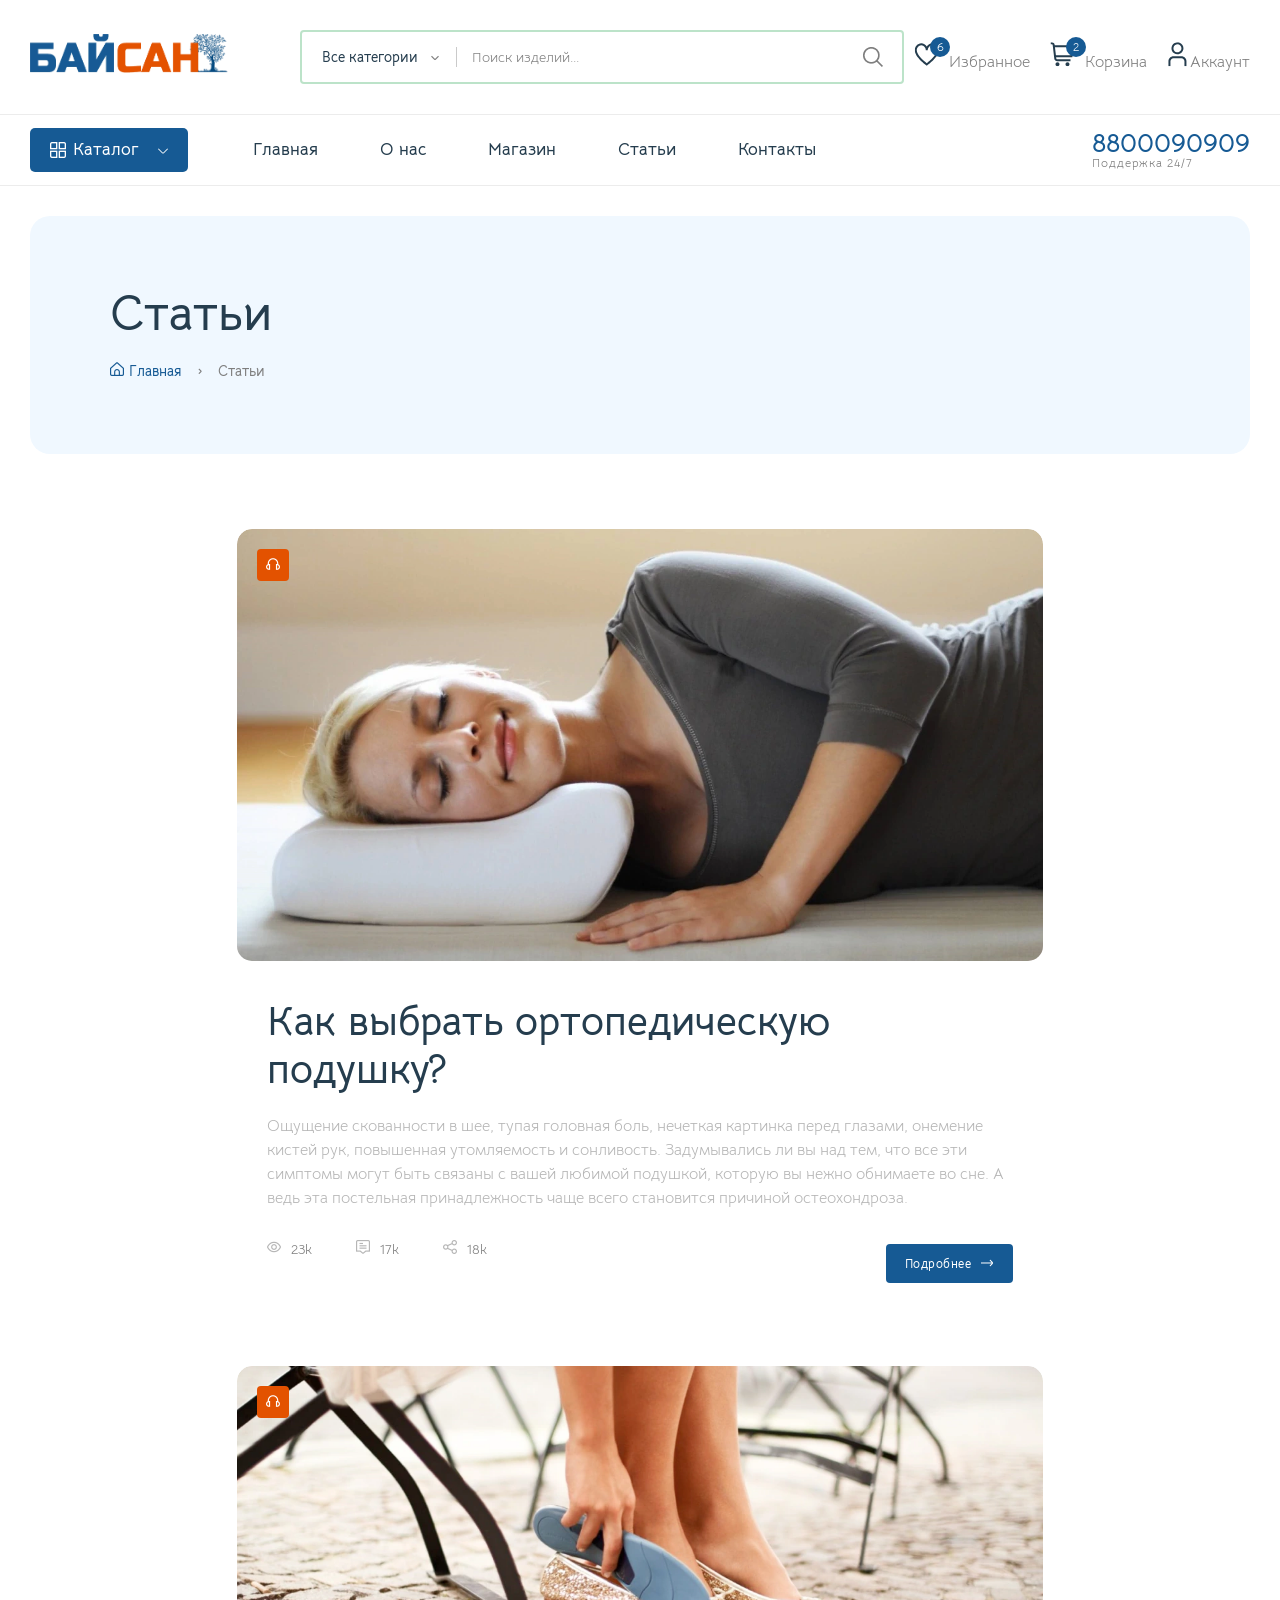
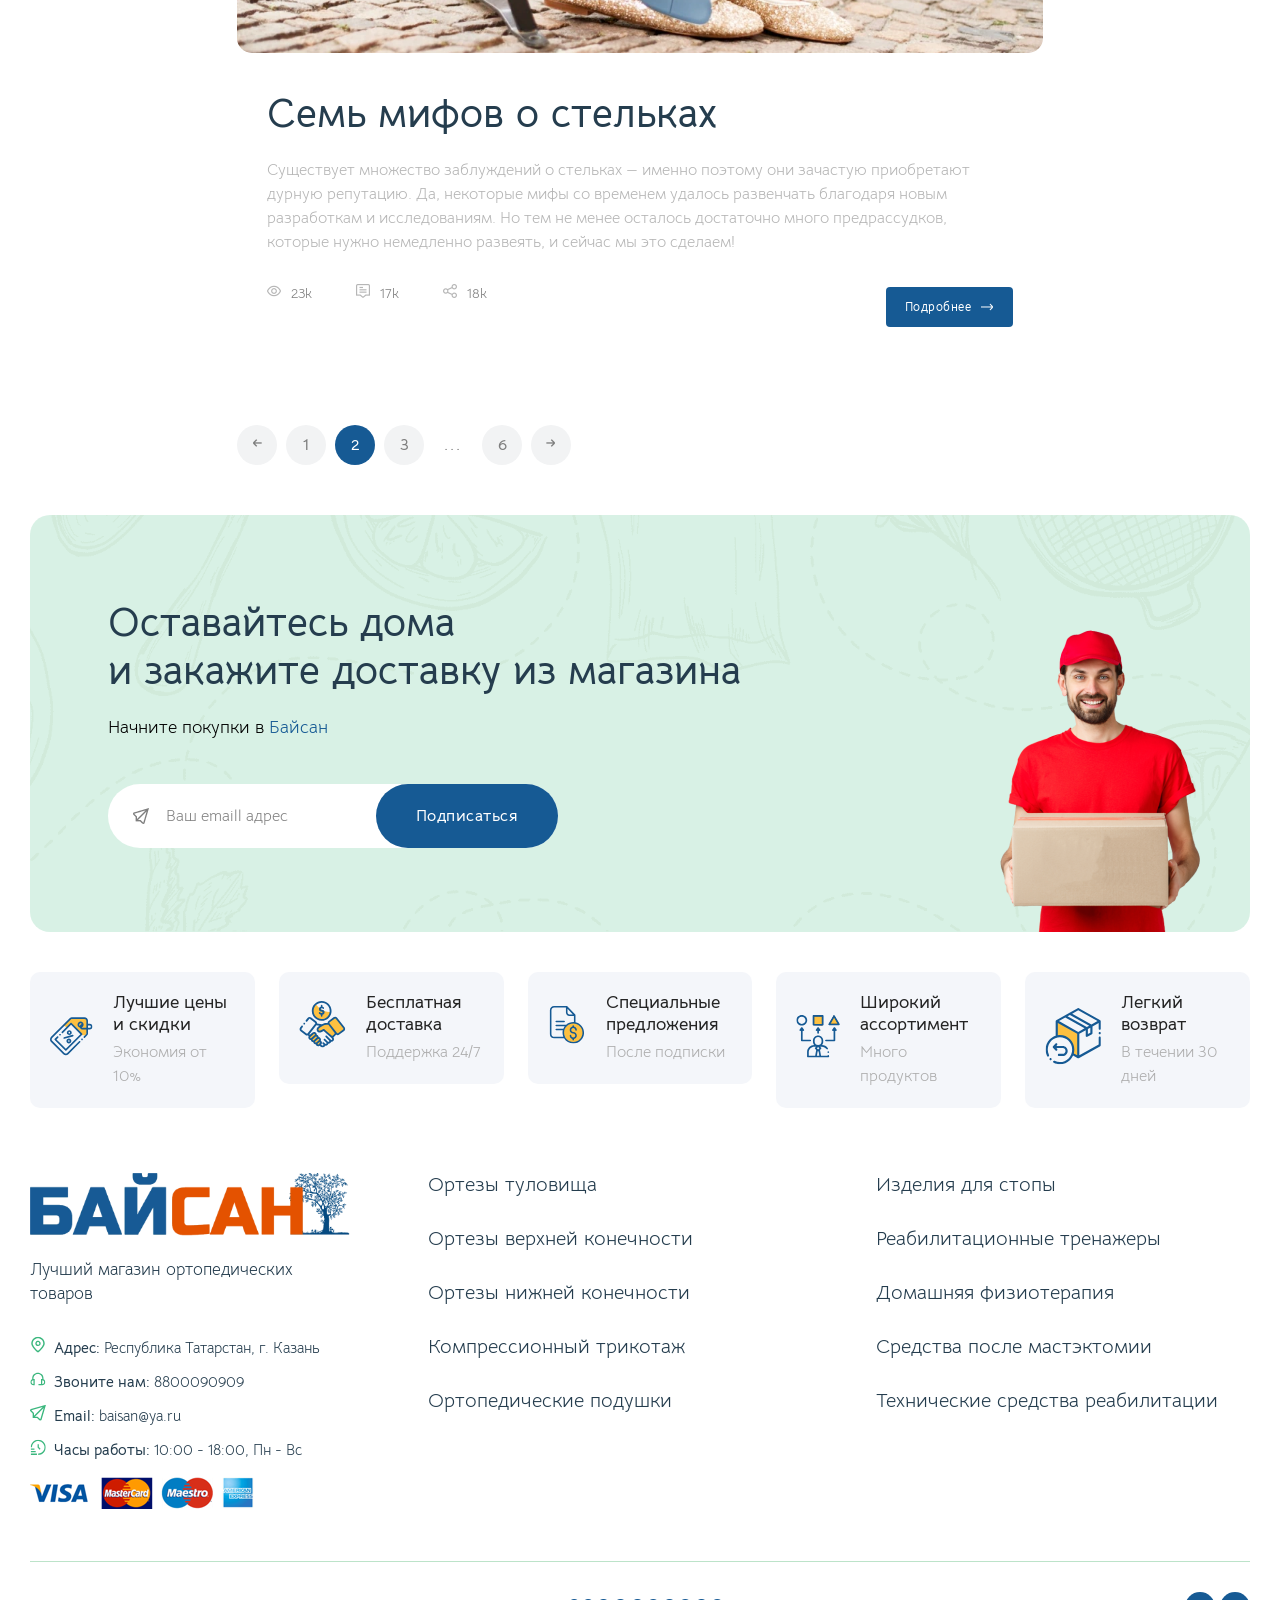
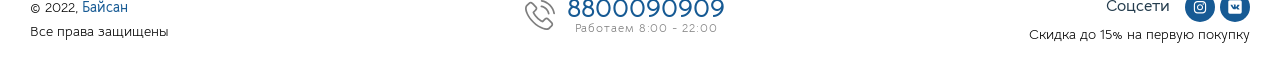
<file: blog-category-big.html>
﻿<!DOCTYPE html>
<html class="no-js" lang="en">

<head>
    <meta charset="utf-8" />
    <title>Байсан</title>
    <meta http-equiv="x-ua-compatible" content="ie=edge" />
    <meta name="description" content="" />
    <meta name="viewport" content="width=device-width, initial-scale=1" />
    <meta property="og:title" content="" />
    <meta property="og:type" content="" />
    <meta property="og:url" content="" />
    <meta property="og:image" content="" />
    <!-- Favicon -->
    <link rel="shortcut icon" type="image/x-icon" href="assets/imgs/categories-icons/icon_techno.png" />
    <!-- Template CSS -->
    <link rel="stylesheet" href="assets/css/main.css?v=5.6" />
</head>

<body>
    <header class="header-area header-style-1 header-height-2">
        <div class="mobile-promotion">
            <span>Скоро открытие, <strong>скидки до 15%</strong> на все. Только <strong>3 дня</strong> !</span>
        </div>
        <div class="header-middle header-middle-ptb-1 d-none d-lg-block">
            <div class="container">
                <div class="header-wrap">
                    <div class="logo logo-width-1">
                        <a href="index.html"><img src="assets/imgs/logo-new.webp" alt="logo" /></a>
                    </div>
                    <div class="header-right">
                        <div class="search-style-2">
                            <form action="#">
                                <select class="select-active">
                                    <option>Все категории</option>
                                    <option>Ортезы</option>
                                    <option>Изделия для стопы</option>
                                    <option>Реабилитационные тренажеры</option>
                                    <option>Средства после мастэктомии</option>
                                    <option>Домашняя физиотерапия</option>
                                    <option>Компрессионный трикотаж</option>
                                    <option>Ортопедические подушки</option>
                                    <option>Технические средства реабилитации</option>
                                </select>
                                <input type="text" placeholder="Поиск изделий..." />
                            </form>
                        </div>
                        <div class="header-action-right">
                            <div class="header-action-2">
                                <div class="search-location">
                                    <form action="#">
                                        <select class="select-active">
                                            <option>Ваш город</option>
                                            <option>Москва</option>
                                            <option>Казань</option>
                                            <option>Санкт-Петербург</option>
                                            <option>Екатеринбург</option>
                                            <option>Саратов</option>
                                            <option>Нижний Новгород</option>
                                            <option>Воронеж</option>
                                            <option>Сочи</option>
                                            <option>Краснодар</option>
                                        </select>
                                    </form>
                                </div>
                                <div class="header-action-icon-2">
                                    <a href="shop-wishlist.html">
                                        <img class="svgInject" alt="Nest"
                                            src="assets/imgs/theme/icons/icon-heart.svg" />
                                        <span class="pro-count blue">6</span>
                                    </a>
                                    <a href="shop-wishlist.html"><span class="lable">Избранное</span></a>
                                </div>
                                <div class="header-action-icon-2">
                                    <a class="mini-cart-icon" href="shop-cart.html">
                                        <img alt="Nest" src="assets/imgs/theme/icons/icon-cart.svg" />
                                        <span class="pro-count blue">2</span>
                                    </a>
                                    <a href="shop-cart.html"><span class="lable">Корзина</span></a>
                                    <div class="cart-dropdown-wrap cart-dropdown-hm2">
                                        <ul>
                                            <li>
                                                <div class="shopping-cart-img">
                                                    <a href="shop-product-full.html"><img alt="Nest"
                                                            src="assets/imgs/shop/thumbnail-3.jpg" /></a>
                                                </div>
                                                <div class="shopping-cart-title">
                                                    <h4><a href="shop-product-full.html">Изделие</a></h4>
                                                    <h4><span>1 × </span>800.00</h4>
                                                </div>
                                                <div class="shopping-cart-delete">
                                                    <a href="#"><i class="fi-rs-cross-small"></i></a>
                                                </div>
                                            </li>
                                            <li>
                                                <div class="shopping-cart-img">
                                                    <a href="shop-product-full.html"><img alt="Nest"
                                                            src="assets/imgs/shop/thumbnail-2.jpg" /></a>
                                                </div>
                                                <div class="shopping-cart-title">
                                                    <h4><a href="shop-product-full.html">Изделие</a></h4>
                                                    <h4><span>1 × </span>3200.00</h4>
                                                </div>
                                                <div class="shopping-cart-delete">
                                                    <a href="#"><i class="fi-rs-cross-small"></i></a>
                                                </div>
                                            </li>
                                        </ul>
                                        <div class="shopping-cart-footer">
                                            <div class="shopping-cart-total">
                                                <h4>Итог <span>4000.00</span></h4>
                                            </div>
                                            <div class="shopping-cart-button">
                                                <a href="shop-cart.html" class="outline">В корзину</a>
                                                <a href="shop-checkout.html">Купитть</a>
                                            </div>
                                        </div>
                                    </div>
                                </div>
                                <div class="header-action-icon-2">
                                    <a href="page-account.html">
                                        <img class="svgInject" alt="Nest" src="assets/imgs/theme/icons/icon-user.svg" />
                                    </a>
                                    <a href="page-account.html"><span class="lable ml-0">Аккаунт</span></a>
                                    <div class="cart-dropdown-wrap cart-dropdown-hm2 account-dropdown">
                                        <ul>
                                            <li>
                                                <a href="page-account.html"><i class="fi fi-rs-user mr-10"></i>Мой
                                                    аккаунт</a>
                                            </li>
                                            <li>
                                                <a href="shop-wishlist.html"><i
                                                        class="fi fi-rs-heart mr-10"></i>Избранное</a>
                                            </li>
                                            <li>
                                                <a href="page-account.html"><i
                                                        class="fi fi-rs-settings-sliders mr-10"></i>Настройки</a>
                                            </li>
                                            <li>
                                                <a href="page-login.html"><i
                                                        class="fi fi-rs-sign-out mr-10"></i>Выйти</a>
                                            </li>
                                        </ul>
                                    </div>
                                </div>
                            </div>
                        </div>
                    </div>
                </div>
            </div>
        </div>
        <div class="header-bottom header-bottom-bg-color sticky-bar">
            <div class="container">
                <div class="header-wrap header-space-between position-relative">
                    <div class="logo logo-width-1 d-block d-lg-none">
                        <a href="index.html"><img src="assets/imgs/logo-new.webp" alt="logo" /></a>
                    </div>
                    <div class="header-nav d-none d-lg-flex">
                        <div class="main-categori-wrap d-none d-lg-block">
                            <a class="categories-button-active" href="#">
                                <span class="fi-rs-apps"></span> <span class="et">Каталог</span>
                                <i class="fi-rs-angle-down"></i>
                            </a>
                            <div class="categories-dropdown-wrap categories-dropdown-active-large font-heading"
                                id="catalog_container">
                                <div class="catalog">
                                    <div class="menu_box">
                                        <a class="category_name" href="shop-grid-left.html"> <img
                                                src="assets/imgs/categories-icons/icon_niz.png" alt="" />Ортезы нижней
                                            конечности</a>
                                        <a class="category_list" href="shop-grid-left.html">Ортез на всю ногу</a>
                                        <a class="category_list" href="shop-grid-left.html">Ортез на тазобедренный
                                            сустав</a>
                                        <a class="category_list" href="shop-grid-left.html">Ортез на бедро</a>
                                        <a class="category_list" href="shop-grid-left.html">Ортез на коленный сустав</a>
                                        <a class="category_list" href="shop-grid-left.html">Ортез на галеностопный
                                            сустав</a>
                                        <a class="category_list" href="shop-grid-left.html">Ортез на голень</a>
                                        <a class="category_list" href="shop-grid-left.html">Ортез стопы</a>
                                    </div>
                                    <div class="menu_box">
                                        <a class="category_name" href="shop-grid-left.html"> <img
                                                src="assets/imgs/categories-icons/icon_verh.png" alt="" />Ортезы верхней
                                            конечности</a>

                                        <a class="category_list" href="shop-grid-left.html">Ортез на всю руку</a>
                                        <a class="category_list" href="shop-grid-left.html">Ортез на плечевой сустав</a>
                                        <a class="category_list" href="shop-grid-left.html">Ортез на локтевой сустав</a>
                                        <a class="category_list" href="shop-grid-left.html">Ортез лучезапястный
                                            сустав</a>
                                        <a class="category_list" href="shop-grid-left.html">Ортез на кисть</a>
                                        <a class="category_list" href="shop-grid-left.html">Ортез на пальцы</a>
                                    </div>
                                    <div class="menu_box">
                                        <a class="category_name" href="shop-grid-left.html"> <img
                                                src="assets/imgs/categories-icons/icon_ortez.png" alt="" />Ортезы
                                            туловища</a>
                                        <a class="category_list" href="shop-grid-left.html">Ортез на шейный отдел</a>
                                        <a class="category_list" href="shop-grid-left.html">Ортопедический
                                            реклинатор</a>
                                        <a class="category_list" href="shop-grid-left.html">Ортопедический корсет</a>
                                        <a class="category_list" href="shop-grid-left.html">Гиперэкстензионный
                                            корсет</a>
                                        <a class="category_list" href="shop-grid-left.html">Бандаж грудной</a>
                                        <a class="category_list" href="shop-grid-left.html">Грудопоясничный корсет</a>
                                        <a class="category_list" href="shop-grid-left.html">Пояснично-крестцовый
                                            корсет</a>
                                        <a class="category_list" href="shop-grid-left.html">Пояс для беременных</a>
                                        <a class="category_list" href="shop-grid-left.html">Бандаж грыжевой</a>
                                        <a class="category_list" href="shop-grid-left.html">Бандаж паховый</a>
                                        <a class="category_list" href="shop-grid-left.html">Бандаж на брюшную стенку</a>

                                    </div>
                                    <div class="menu_box">
                                        <a class="category_name" href="shop-grid-left.html"> <img
                                                src="assets/imgs/categories-icons/icon_tricotaz.png"
                                                alt="" />Компрессионный трикотаж</a>
                                        <a class="category_list" href="shop-grid-left.html">Чулки</a>
                                        <a class="category_list_level2" href="shop-grid-left.html">Чулки компрессионные
                                            кругловязаные до бедра
                                        </a>
                                        <a class="category_list_level2" href="shop-grid-left.html">Чулки компрессионные
                                            кругловязаные до колена</a>
                                        <a class="category_list" href="shop-grid-left.html">Рукава</a>
                                        <a class="category_list_level2" href="shop-grid-left.html">Рукава компрессионные
                                            кругловязаные</a>
                                        <a class="category_list" href="shop-grid-left.html">Бандажи</a>
                                        <a class="category_list_level2" href="shop-grid-left.html">Для фиксации
                                            голеностопного сустава</a>
                                        <a class="category_list_level2" href="shop-grid-left.html">Для фиксации
                                            коленного сустава</a>
                                        <a class="category_list_level2" href="shop-grid-left.html">Для фиксации
                                            локтевого сустава</a>

                                    </div>
                                    <div class="menu_box">
                                        <a class="category_name" href="shop-grid-left.html"> <img
                                                src="assets/imgs/categories-icons/icon_stopa.png" alt="" />Изделия для
                                            стопы</a>
                                        <a class="category_list" href="shop-grid-left.html">Индивидуальные стельки</a>
                                        <a class="category_list" href="shop-grid-left.html">Ортопедические стельки</a>
                                        <a class="category_list" href="shop-grid-left.html">Подпяточники и пелоты</a>
                                        <a class="category_list" href="shop-grid-left.html">Корректоры</a>

                                    </div>
                                    <div class="menu_box">
                                        <a class="category_name" href="shop-grid-left.html"> <img
                                                src="assets/imgs/categories-icons/icon_reabilitaziya.png"
                                                alt="" />Реабилитационные тренажеры</a>
                                        <a class="category_list" href="shop-grid-left.html">Моторика рук</a>
                                        <a class="category_list" href="shop-grid-left.html">Моторика ног</a>

                                    </div>
                                    <div class="menu_box">
                                        <a class="category_name" href="shop-grid-left.html"> <img
                                                src="assets/imgs/categories-icons/icon_mastectomiya.png"
                                                alt="" />Средства после мастэктомии </a>
                                        <a class="category_list" href="shop-grid-left.html">Бандажи после
                                            мастэктомии</a>
                                        <a class="category_list" href="shop-grid-left.html">Лифы для протезирования
                                            молочной железы</a>
                                        <a class="category_list" href="shop-grid-left.html">Вкладыши для груди</a>

                                    </div>
                                    <div class="menu_box">
                                        <a class="category_name" href="shop-grid-left.html"> <img
                                                src="assets/imgs/categories-icons/icon_phisiotherap.png"
                                                alt="" />Домашняя физиотерапия</a>
                                        <a class="category_list" href="shop-grid-left.html">Медтехника для дома</a>
                                        <a class="category_list" href="shop-grid-left.html">Массажеры</a>
                                        <a class="category_list" href="shop-grid-left.html">Массажные коврики</a>

                                    </div>

                                    <div class="menu_box">
                                        <a class="category_name" href="shop-grid-left.html"> <img
                                                src="assets/imgs/categories-icons/icon_podushka.png"
                                                alt="" />Ортопедические подушки</a>
                                        <a class="category_list" href="shop-grid-left.html">Для сидения</a>
                                        <a class="category_list" href="shop-grid-left.html">Для сна</a>
                                        <a class="category_list" href="shop-grid-left.html">Для беременных</a>
                                        <a class="category_list" href="shop-grid-left.html">Для кормления</a>
                                        <a class="category_list" href="shop-grid-left.html">Дорожные</a>
                                    </div>
                                    <div class="menu_box">
                                        <a class="category_name" href="shop-grid-left.html"> <img
                                                src="assets/imgs/categories-icons/icon_reabilitaziya.png"
                                                alt="" />Средства реабилитации</a>
                                        <a class="category_list" href="shop-grid-left.html">Трости</a>
                                        <a class="category_list" href="shop-grid-left.html">Ходунки</a>
                                        <a class="category_list" href="shop-grid-left.html">Костыли</a>
                                        <a class="category_list" href="shop-grid-left.html">Инвалидные кресла</a>
                                        <a class="category_list" href="shop-grid-left.html">Противопролежневые
                                            системы</a>
                                        <a class="category_list" href="shop-grid-left.html">Скандинавская ходьба</a>
                                    </div>
                                </div>
                            </div>
                        </div>
                        <div class="main-menu main-menu-padding-1 main-menu-lh-2 d-none d-lg-block font-heading">
                            <nav>
                                <ul>
                                    <li style="margin-left: 30px;">
                                        <a href="index.html">Главная</a>
                                    </li>
                                    <li style="margin-left: 30px;">
                                        <a href="page-about.html">О нас</a>
                                    </li>
                                    <li style="margin-left: 30px;">
                                        <a href="shop-grid-left.html">Магазин</a>

                                    </li>


                                    <li style="margin-left: 30px;">
                                        <a href="blog-category-big.html">Статьи</i></a>
                                    </li>

                                    <li style="margin-left: 30px;">
                                        <a href="page-contact.html">Контакты</a>
                                    </li>
                                </ul>
                            </nav>
                        </div>
                    </div>
                    <div class="hotline d-none d-lg-flex">
                        <img src="assets/imgs/theme/icons/icon-headphone-white.svg" alt="hotline" />
                        <a href="tel:8800090909">
                            <p>8800090909<span>Поддержка 24/7</span></p>
                        </a>
                    </div>
                    <div class="header-action-icon-2 d-block d-lg-none">
                        <div class="burger-icon burger-icon-white">
                            <span class="burger-icon-top"></span>
                            <span class="burger-icon-mid"></span>
                            <span class="burger-icon-bottom"></span>
                        </div>
                    </div>
                    <div class="header-action-right d-block d-lg-none">
                        <div class="header-action-2">
                            <div class="header-action-icon-2">
                                <a href="shop-wishlist.html">
                                    <img alt="Nest" src="assets/imgs/theme/icons/icon-heart.svg" />
                                    <span class="pro-count white">4</span>
                                </a>
                            </div>
                            <div class="header-action-icon-2">
                                <a class="mini-cart-icon" href="#">
                                    <img alt="Nest" src="assets/imgs/theme/icons/icon-cart.svg" />
                                    <span class="pro-count white">2</span>
                                </a>
                                <div class="cart-dropdown-wrap cart-dropdown-hm2">
                                    <ul>
                                        <li>
                                            <div class="shopping-cart-img">
                                                <a href="shop-product-full.html"><img alt="Nest"
                                                        src="assets/imgs/shop/thumbnail-3.jpg" /></a>
                                            </div>
                                            <div class="shopping-cart-title">
                                                <h4><a href="shop-product-full.html">Изделие</a></h4>
                                                <h3><span>1 × </span>800₽</h3>
                                            </div>
                                            <div class="shopping-cart-delete">
                                                <a href="#"><i class="fi-rs-cross-small"></i></a>
                                            </div>
                                        </li>
                                        <li>
                                            <div class="shopping-cart-img">
                                                <a href="shop-product-full.html"><img alt="Nest"
                                                        src="assets/imgs/shop/thumbnail-4.jpg" /></a>
                                            </div>
                                            <div class="shopping-cart-title">
                                                <h4><a href="shop-product-full.html">Другое изделие</a></h4>
                                                <h3><span>1 × </span>3500₽</h3>
                                            </div>
                                            <div class="shopping-cart-delete">
                                                <a href="#"><i class="fi-rs-cross-small"></i></a>
                                            </div>
                                        </li>
                                    </ul>
                                    <div class="shopping-cart-footer">
                                        <div class="shopping-cart-total">
                                            <h4>Всего <span>4300₽</span></h4>
                                        </div>
                                        <div class="shopping-cart-button">
                                            <a href="shop-cart.html">В корзину</a>
                                            <a href="shop-checkout.html">Оформить </a>
                                        </div>
                                    </div>
                                </div>
                            </div>
                        </div>
                    </div>
                </div>
            </div>
        </div>
    </header>
    <div class="mobile-header-active mobile-header-wrapper-style">
        <div class="mobile-header-wrapper-inner">
            <div class="mobile-header-top">
                <div class="mobile-header-logo">
                    <a href="index.html"><img src="assets/imgs/logo-new.webp" alt="logo" /></a>
                </div>
                <div class="mobile-menu-close close-style-wrap close-style-position-inherit">
                    <button class="close-style search-close">
                        <i class="icon-top"></i>
                        <i class="icon-bottom"></i>
                    </button>
                </div>
            </div>
            <div class="mobile-header-content-area">
                <div class="mobile-search search-style-3 mobile-header-border">
                    <form action="#">
                        <input type="text" placeholder="Поиск изделий…" />
                        <button type="submit"><i class="fi-rs-search"></i></button>
                    </form>
                </div>
                <div class="mobile-menu-wrap mobile-header-border">
                    <!-- mobile menu start -->
                    <nav>
                        <ul class="mobile-menu font-heading">
                            <li class="menu-item-has-children">
                                <a href="index.html">Главная</a>
                            </li>
                            <li class="menu-item-has-children">
                                <a href="shop-grid-left.html">Каталог</a>

                            </li>

                            <li class="menu-item-has-children">
                                <a href="#">Меню</a>
                                <ul class="dropdown">
                                    <li class="menu-item-has-children">
                                        <a href="#">Ортезы нижней конечности</a>
                                        <ul class="dropdown">
                                            <li><a href="shop-product-full.html">Ортез на всю ногу</a></li>
                                            <li><a href="shop-product-full.html">Ортез на тазобедренный сустав</a></li>
                                            <li><a href="shop-product-full.html">Ортез на бедро</a></li>
                                            <li><a href="shop-product-full.html">Ортез на коленный сустав</a></li>
                                            <li><a href="shop-product-full.html">Ортез на галеностопный сустав</a></li>
                                            <li><a href="shop-product-full.html">Ортез на голень</a></li>
                                            <li><a href="shop-product-full.html">Ортез стопы</a></li>
                                        </ul>
                                    </li>
                                    <li class="menu-item-has-children">
                                        <a href="#">Ортезы верхней конечности</a>
                                        <ul class="dropdown">
                                            <li><a href="shop-product-full.html">Ортез на всю руку</a></li>
                                            <li><a href="shop-product-full.html">Ортез на плечевой сустав</a></li>
                                            <li><a href="shop-product-full.html">Ортез на локтевой сустав</a></li>
                                            <li><a href="shop-product-full.html">Ортез лучезапястный сустав</a></li>
                                            <li><a href="shop-product-full.html">Ортез на кисть</a></li>
                                            <li><a href="shop-product-full.html">Ортез на пальцы</a></li>
                                        </ul>
                                    </li>
                                    <li class="menu-item-has-children">
                                        <a href="#">Ортезы туловища</a>
                                        <ul class="dropdown">
                                            <li><a href="shop-product-full.html">Ортез на шейный отдел</a></li>
                                            <li><a href="shop-product-full.html">Ортопедический реклинатор</a></li>
                                            <li><a href="shop-product-full.html">Ортопедический корсет</a></li>
                                            <li><a href="shop-product-full.html">Гиперэкстензионный корсет</a></li>
                                            <li><a href="shop-product-full.html">Бандаж грудной</a></li>
                                            <li><a href="shop-product-full.html">Грудопоясничный корсет</a></li>
                                            <li><a href="shop-product-full.html">Пояснично-крестцовый корсет</a></li>
                                            <li><a href="shop-product-full.html">Пояс для беременных</a></li>
                                            <li><a href="shop-product-full.html">Бандаж грыжевой</a></li>
                                            <li><a href="shop-product-full.html">Бандаж паховый</a></li>
                                        </ul>
                                    </li>
                                    <li class="menu-item-has-children">
                                        <a href="#">Компрессионный трикотаж</a>
                                        <ul class="dropdown">
                                            <li><a href="shop-product-full.html">Чулки компрессионные
                                                    кругловязаные до бедра</a></li>
                                            <li><a href="shop-product-full.html">Чулки компрессионные кругловязаные до колена</a></li>
                                            <li><a href="shop-product-full.html">Рукава компрессионные кругловязаные</a></li>
                                            <li><a href="shop-product-full.html">Бандажи Для фиксации голеностопного сустава</a></li>
                                            <li><a href="shop-product-full.html">Бандажи Для фиксации коленного сустав</a></li>
                                            <li><a href="shop-product-full.html">Бандажи Для фиксации локтевого сустава</a></li>
                                
                                        </ul>
                                    </li>
                                    <li class="menu-item-has-children">
                                        <a href="#">Изделия для стопы</a>
                                        <ul class="dropdown">
                                            <li><a href="shop-product-full.html">Индивидуальные стельки</a></li>
                                            <li><a href="shop-product-full.html">Ортопедические стельки</a></li>
                                            <li><a href="shop-product-full.html">Подпяточники и пелоты</a></li>
                                            <li><a href="shop-product-full.html">Корректоры</a></li>
                                
                                        </ul>
                                    </li>
                                    <li class="menu-item-has-children">
                                        <a href="#">Реабилитационные тренажеры</a>
                                        <ul class="dropdown">
                                            <li><a href="shop-product-full.html">Моторика рук</a></li>
                                            <li><a href="shop-product-full.html">Моторика ног</a></li>
                                
                                        </ul>
                                    </li>
                                    <li class="menu-item-has-children">
                                        <a href="#">Средства после мастэктомии</a>
                                        <ul class="dropdown">
                                            <li><a href="shop-product-full.html">Бандажи после мастэктомии</a></li>
                                            <li><a href="shop-product-full.html">Лифы для протезирования молочной железы</a></li>
                                            <li><a href="shop-product-full.html">Вкладыши для груди</a></li>
                                
                                        </ul>
                                    </li>
                                    <li class="menu-item-has-children">
                                        <a href="#">Домашняя физиотерапия</a>
                                        <ul class="dropdown">
                                            <li><a href="shop-product-full.html">Медтехника для дома</a></li>
                                            <li><a href="shop-product-full.html">Массажеры</a></li>
                                            <li><a href="shop-product-full.html">Массажные коврики</a></li>
                                
                                        </ul>
                                    </li>
                                    <li class="menu-item-has-children">
                                        <a href="#">Ортопедические подушки</a>
                                        <ul class="dropdown">
                                            <li><a href="shop-product-full.html">Для сидения</a></li>
                                            <li><a href="shop-product-full.html">Для сна</a></li>
                                            <li><a href="shop-product-full.html">Для беременных</a></li>
                                            <li><a href="shop-product-full.html">Для кормления</a></li>
                                            <li><a href="shop-product-full.html">Дорожные</a></li>
                                
                                        </ul>
                                    </li>
                                    <li class="menu-item-has-children">
                                        <a href="#">Средства реабилитации</a>
                                        <ul class="dropdown">
                                            <li><a href="shop-product-full.html">Трости</a></li>
                                            <li><a href="shop-product-full.html">Ходунки</a></li>
                                            <li><a href="shop-product-full.html">Костылих</a></li>
                                            <li><a href="shop-product-full.html">Инвалидные кресла</a></li>
                                            <li><a href="shop-product-full.html">Скандинавская ходьба</a></li>
                                
                                        </ul>
                                    </li>
                                </ul>
                            </li>
                            <li class="menu-item-has-children">
                                <a href="page-about.html">О нас</a>

                            </li>
                            <li class="menu-item-has-children">
                                <a href="blog-category-big.html">Статьи</a>

                            </li>

                        </ul>
                    </nav>
                    <!-- mobile menu end -->
                </div>
                <div class="mobile-header-info-wrap">
                    <div class="single-mobile-header-info">
                        <a href="page-contact.html"><i class="fi-rs-marker"></i>Контакты</a>
                    </div>
                    <div class="single-mobile-header-info">
                        <a href="page-login.html"><i class="fi-rs-user"></i>Войти / Зарегистрироваться </a>
                    </div>
                    <div class="single-mobile-header-info">
                        <a href="tel:8800090909"><i class="fi-rs-headphones"></i>8800090909 </a>
                    </div>
                </div>
                <div class="mobile-social-icon mb-50">
                    <h6 class="mb-15">Соцсети</h6>
                    <a href="#"><img src="assets/imgs/theme/icons/icon-facebook-white.svg" alt="" /></a>
                    <a href="#"><img src="assets/imgs/theme/icons/icon-twitter-white.svg" alt="" /></a>
                    <a href="#"><img src="assets/imgs/theme/icons/icon-instagram-white.svg" alt="" /></a>
                    <a href="#"><img src="assets/imgs/theme/icons/icon-vk.svg" alt="" /></a>

                </div>
                <div class="site-copyright">Copyright 2022</div>
            </div>
        </div>
    </div>
    <!--End header-->
    <main class="main">
        <div class="page-header mt-30 mb-75">
            <div class="container">
                <div class="archive-header">
                    <div class="row align-items-center">
                        <div class="col-xl-3">
                            <h1 class="mb-15">Статьи</h1>
                            <div class="breadcrumb">
                                <a href="index.html" rel="nofollow"><i class="fi-rs-home mr-5"></i>Главная</a>
                                <span></span> Статьи
                            </div>
                        </div>
                        
                    </div>
                </div>
            </div>
        </div>
        <div class="page-content mb-50">
            <div class="container">
                <div class="row">
                    <div class="col-xl-8 col-lg-10 col-md-12 m-auto">
                        
                        <div class="loop-grid loop-big">
                            <div class="row">
                                <article class="first-post mb-30 hover-up animated" style="visibility: visible">
                                    <div class="position-relative overflow-hidden">
                                        <span class="top-left-icon"><i class="fi-rs-headphones"></i></span>
                                        <div class="post-thumb border-radius-15">
                                            <a href="blog-podushka.html">
                                                <img class="border-radius-15" src="assets/imgs/blog/blog_image_two.webp" alt="" />
                                            </a>
                                        </div>
                                    </div>
                                    <div class="entry-content">
                                        <h2 class="post-title mb-20">
                                            <a href="blog-post-right.html">Как выбрать ортопедическую подушку? </a>
                                        </h2>
                                        <p class="post-exerpt font-medium text-muted mb-30">Ощущение скованности в шее, тупая головная боль, нечеткая картинка перед глазами, онемение кистей рук, повышенная
                                        утомляемость и сонливость. Задумывались ли вы над тем, что все эти симптомы могут быть связаны с вашей любимой подушкой,
                                        которую вы нежно обнимаете во сне. А ведь эта постельная принадлежность чаще всего становится причиной остеохондроза.</p>
                                        <div class="mb-20 entry-meta meta-2">
                                            <div class="entry-meta meta-1 mb-30">
                                                <div class="font-sm">
                                                    <span><span class="mr-10 text-muted"><i class="fi-rs-eye"></i></span>23k</span>
                                                    <span class="ml-30"><span class="mr-10 text-muted"><i class="fi-rs-comment-alt"></i></span>17k</span>
                                                    <span class="ml-30"><span class="mr-10 text-muted"><i class="fi-rs-share"></i></span>18k</span>
                                                </div>
                                            </div>
                                            <a href="blog-podushka.html" class="btn btn-sm">Подробнее<i class="fi-rs-arrow-right ml-10"></i></a>
                                        </div>
                                    </div>
                                </article>
                                <article class="first-post mb-30 hover-up animated" style="visibility: visible">
                                    <div class="position-relative overflow-hidden">
                                        <span class="top-left-icon"><i class="fi-rs-headphones"></i></span>
                                        <div class="post-thumb border-radius-15">
                                            <a href="blog-seven.html">
                                                <img class="border-radius-15" src="assets/imgs/blog/blog_image_one.webp" alt="" />
                                            </a>
                                        </div>
                                    </div>
                                    <div class="entry-content">
                                        <h2 class="post-title mb-20">
                                            <a href="blog-post-right.html">Семь мифов о стельках</a>
                                        </h2>
                                        <p class="post-exerpt font-medium text-muted mb-30">Существует множество заблуждений о стельках — именно поэтому они зачастую приобретают дурную репутацию. Да, некоторые
                                        мифы со временем удалось развенчать благодаря новым разработкам и исследованиям. Но тем не менее осталось достаточно
                                        много предрассудков, которые нужно немедленно развеять, и сейчас мы это сделаем!</p>
                                        <div class="mb-20 entry-meta meta-2">
                                            <div class="entry-meta meta-1 mb-30">
                                                <div class="font-sm">
                                                    <span><span class="mr-10 text-muted"><i class="fi-rs-eye"></i></span>23k</span>
                                                    <span class="ml-30"><span class="mr-10 text-muted"><i class="fi-rs-comment-alt"></i></span>17k</span>
                                                    <span class="ml-30"><span class="mr-10 text-muted"><i class="fi-rs-share"></i></span>18k</span>
                                                </div>
                                            </div>
                                            <a href="blog-seven.html" class="btn btn-sm">Подробнее<i class="fi-rs-arrow-right ml-10"></i></a>
                                        </div>
                                    </div>
                                </article>
                            </div>
                        </div>
                        <div class="pagination-area mt-15 mb-sm-5 mb-lg-0">
                            <nav aria-label="Page navigation example">
                                <ul class="pagination justify-content-start">
                                    <li class="page-item">
                                        <a class="page-link" href="#"><i class="fi-rs-arrow-small-left"></i></a>
                                    </li>
                                    <li class="page-item"><a class="page-link" href="#">1</a></li>
                                    <li class="page-item active"><a class="page-link" href="#">2</a></li>
                                    <li class="page-item"><a class="page-link" href="#">3</a></li>
                                    <li class="page-item"><a class="page-link dot" href="#">...</a></li>
                                    <li class="page-item"><a class="page-link" href="#">6</a></li>
                                    <li class="page-item">
                                        <a class="page-link" href="#"><i class="fi-rs-arrow-small-right"></i></a>
                                    </li>
                                </ul>
                            </nav>
                        </div>
                    </div>
                </div>
            </div>
        </div>
    </main>
    <footer class="main">
        <section class="newsletter mb-15 wow animate__animated animate__fadeIn">
            <div class="container">
                <div class="row">
                    <div class="col-lg-12">
                        <div class="position-relative newsletter-inner">
                            <div class="newsletter-content">
                                <h2 class="mb-20">
                                    Оставайтесь дома <br />
                                    и закажите доставку из магазина
                                </h2>
                                <p class="mb-45">Начните покупки в <span class="text-brand">Байсан</span></p>
                                <form class="form-subcriber d-flex">
                                    <input type="email" placeholder="Ваш emaill адрес" />
                                    <button class="btn" type="submit">Подписаться</button>
                                </form>
                            </div>
                            <img src="assets/imgs/banner/banner_2.png" alt="newsletter" />
                        </div>
                    </div>
                </div>
            </div>
        </section>
        <section class="featured section-padding">
            <div class="container">
                <div class="row">
                    <div class="col-lg-1-5 col-md-4 col-12 col-sm-6 mb-md-4 mb-xl-0">
                        <div class="banner-left-icon d-flex align-items-center wow animate__animated animate__fadeInUp"
                            data-wow-delay="0">
                            <div class="banner-icon">
                                <img src="assets/imgs/theme/icons/icon-1.svg" alt="" />
                            </div>
                            <div class="banner-text">
                                <h3 class="icon-box-title">Лучшие цены и скидки</h3>
                                <p>Экономия от 10%</p>
                            </div>
                        </div>
                    </div>
                    <div class="col-lg-1-5 col-md-4 col-12 col-sm-6">
                        <div class="banner-left-icon d-flex align-items-center wow animate__animated animate__fadeInUp"
                            data-wow-delay=".1s">
                            <div class="banner-icon">
                                <img src="assets/imgs/theme/icons/icon-2.svg" alt="" />
                            </div>
                            <div class="banner-text">
                                <h3 class="icon-box-title">Бесплатная доставка</h3>
                                <p>Поддержка 24/7</p>
                            </div>
                        </div>
                    </div>
                    <div class="col-lg-1-5 col-md-4 col-12 col-sm-6">
                        <div class="banner-left-icon d-flex align-items-center wow animate__animated animate__fadeInUp"
                            data-wow-delay=".2s">
                            <div class="banner-icon">
                                <img src="assets/imgs/theme/icons/icon-3.svg" alt="" />
                            </div>
                            <div class="banner-text">
                                <h3 class="icon-box-title">Специальные предложения</h3>
                                <p>После подписки</p>
                            </div>
                        </div>
                    </div>
                    <div class="col-lg-1-5 col-md-4 col-12 col-sm-6">
                        <div class="banner-left-icon d-flex align-items-center wow animate__animated animate__fadeInUp"
                            data-wow-delay=".3s">
                            <div class="banner-icon">
                                <img src="assets/imgs/theme/icons/icon-4.svg" alt="" />
                            </div>
                            <div class="banner-text">
                                <h3 class="icon-box-title">Широкий ассортимент</h3>
                                <p>Много продуктов</p>
                            </div>
                        </div>
                    </div>
                    <div class="col-lg-1-5 col-md-4 col-12 col-sm-6">
                        <div class="banner-left-icon d-flex align-items-center wow animate__animated animate__fadeInUp"
                            data-wow-delay=".4s">
                            <div class="banner-icon">
                                <img src="assets/imgs/theme/icons/icon-5.svg" alt="" />
                            </div>
                            <div class="banner-text">
                                <h3 class="icon-box-title">Легкий возврат</h3>
                                <p>В течении 30 дней</p>
                            </div>
                        </div>
                    </div>
                    <div class="col-lg-1-5 col-md-4 col-12 col-sm-6 d-xl-none">
                        <div class="banner-left-icon d-flex align-items-center wow animate__animated animate__fadeInUp"
                            data-wow-delay=".5s">
                            <div class="banner-icon">
                                <img src="assets/imgs/theme/icons/icon-6.svg" alt="" />
                            </div>
                            <div class="banner-text">
                                <h3 class="icon-box-title">Безопасная доставка</h3>
                                <p>В течении 30 дней</p>
                            </div>
                        </div>
                    </div>
                </div>
            </div>
        </section>
        <section class="section-padding footer-mid">
            <div class="container pt-15 pb-20">
                <div class="row">
                    <div class="col">
                        <div style="margin-right: 50px;"
                            class="widget-about font-md mb-md-3 mb-lg-3 mb-xl-0 wow animate__animated animate__fadeInUp"
                            data-wow-delay="0">
                            <div class="logo mb-30">
                                <a href="index.html" class="mb-15"><img src="assets/imgs/baisan-logo.webp" alt="logo" /></a>
                                <p class="font-lg text-heading">Лучший магазин ортопедических товаров</p>
                            </div>
                            <ul class="contact-infor">
                                <li><img src="assets/imgs/theme/icons/icon-location.svg" alt="" /><strong>Адрес:
                                    </strong> <span>Республика Татарстан, г. Казань</span>
                                </li>
                                <li><img src="assets/imgs/theme/icons/icon-contact.svg" alt="" /><strong>Звоните нам:
                                    </strong><span>8800090909</span></li>
                                <li><img src="assets/imgs/theme/icons/icon-email-2.svg" alt="" /><strong>Email:
                                    </strong><span>baisan@ya.ru</span></li>
                                <li><img src="assets/imgs/theme/icons/icon-clock.svg" alt="" /><strong>Часы работы:
                                    </strong><span>10:00 - 18:00, Пн - Вс</span></li>
                            </ul>
                            <img class="mt-15" src="assets/imgs/theme/payment-method.png" alt="" />
                        </div>
                    </div>
                    <div class="footer-link-widget col wow animate__animated animate__fadeInUp" data-wow-delay=".2s">
                        <ul class="footer-list mb-sm-5 mb-md-0">
                            <li><a href="shop-grid-left.html">Ортезы туловища</a></li>
                            <li><a href="shop-grid-left.html">Ортезы верхней конечности</a></li>
                            <li><a href="shop-grid-left.html">Ортезы нижней конечности</a></li>
                
                            <li><a href="shop-grid-left.html">Компрессионный трикотаж</a></li>
                            <li><a href="shop-grid-left.html">Ортопедические подушки</a></li>
                        </ul>
                    </div>
                
                    <div class="footer-link-widget col wow animate__animated animate__fadeInUp" data-wow-delay=".4s">
                
                        <ul class="footer-list mb-sm-5 mb-md-0">
                            <li><a href="shop-grid-left.html">Изделия для стопы</a></li>
                            <li><a href="shop-grid-left.html">Реабилитационные тренажеры</a></li>
                            <li><a href="shop-grid-left.html">Домашняя физиотерапия</a></li>
                            <li><a href="shop-grid-left.html">Средства после мастэктомии</a></li>
                            <li><a href="shop-grid-left.html">Технические средства реабилитации</a></li>
                        </ul>
                    </div>
                
                </div>
        </section>
        <div class="container pb-30 wow animate__animated animate__fadeInUp" data-wow-delay="0">
            <div class="row align-items-center">
                <div class="col-12 mb-30">
                    <div class="footer-bottom"></div>
                </div>
                <div class="col-xl-4 col-lg-6 col-md-6">
                    <p class="font-sm mb-0">&copy; 2022, <strong class="text-brand">Байсан</strong><br />Все права
                        защищены</p>
                </div>
                <div class="col-xl-4 col-lg-6 text-center d-none d-xl-block">
                    <div class="hotline d-lg-inline-flex mr-30">
                        <img src="assets/imgs/theme/icons/phone-call.svg" alt="hotline" />
                        <a href="tel:8800090909">
                            <p>8800090909<span>Работаем 8:00 - 22:00</span></p>
                        </a>
                    </div>
    
                </div>
                <div class="col-xl-4 col-lg-6 col-md-6 text-end d-none d-md-block">
                    <div class="mobile-social-icon">
                        <h6>Соцсети</h6>
    
                        <a href="#"><img src="assets/imgs/theme/icons/icon-instagram-white.svg" alt="" /></a>
                        <a href="#"><img src="assets/imgs/theme/icons/icon-vk.svg" alt="" /></a>
                    </div>
                    <p class="font-sm">Скидка до 15% на первую покупку</p>
                </div>
            </div>
        </div>
    </footer>
    <!-- Preloader Start -->
    <div id="preloader-active">
        <div class="preloader d-flex align-items-center justify-content-center">
            <div class="preloader-inner position-relative">
                <div class="text-center">
                    <img class="mb-15" width="220" src="assets/imgs/logo-new.webp" alt="logo" /> </br>
                    <img src="assets/imgs/807.gif" alt="" />
                </div>
            </div>
        </div>
    </div>
    <!-- Vendor JS-->
    <script src="assets/js/vendor/modernizr-3.6.0.min.js"></script>
    <script src="assets/js/vendor/jquery-3.6.0.min.js"></script>
    <script src="assets/js/vendor/jquery-migrate-3.3.0.min.js"></script>
    <script src="assets/js/vendor/bootstrap.bundle.min.js"></script>
    <script src="assets/js/plugins/slick.js"></script>
    <script src="assets/js/plugins/jquery.syotimer.min.js"></script>
    <script src="assets/js/plugins/wow.js"></script>
    <script src="assets/js/plugins/perfect-scrollbar.js"></script>
    <script src="assets/js/plugins/magnific-popup.js"></script>
    <script src="assets/js/plugins/select2.min.js"></script>
    <script src="assets/js/plugins/waypoints.js"></script>
    <script src="assets/js/plugins/counterup.js"></script>
    <script src="assets/js/plugins/jquery.countdown.min.js"></script>
    <script src="assets/js/plugins/images-loaded.js"></script>
    <script src="assets/js/plugins/isotope.js"></script>
    <script src="assets/js/plugins/scrollup.js"></script>
    <script src="assets/js/plugins/jquery.vticker-min.js"></script>
    <script src="assets/js/plugins/jquery.theia.sticky.js"></script>
    <script src="assets/js/plugins/jquery.elevatezoom.js"></script>
    <!-- Template  JS -->
    <script src="./assets/js/main.js?v=5.6"></script>
    <script src="./assets/js/shop.js?v=5.6"></script>
</body>

</html>
</file>
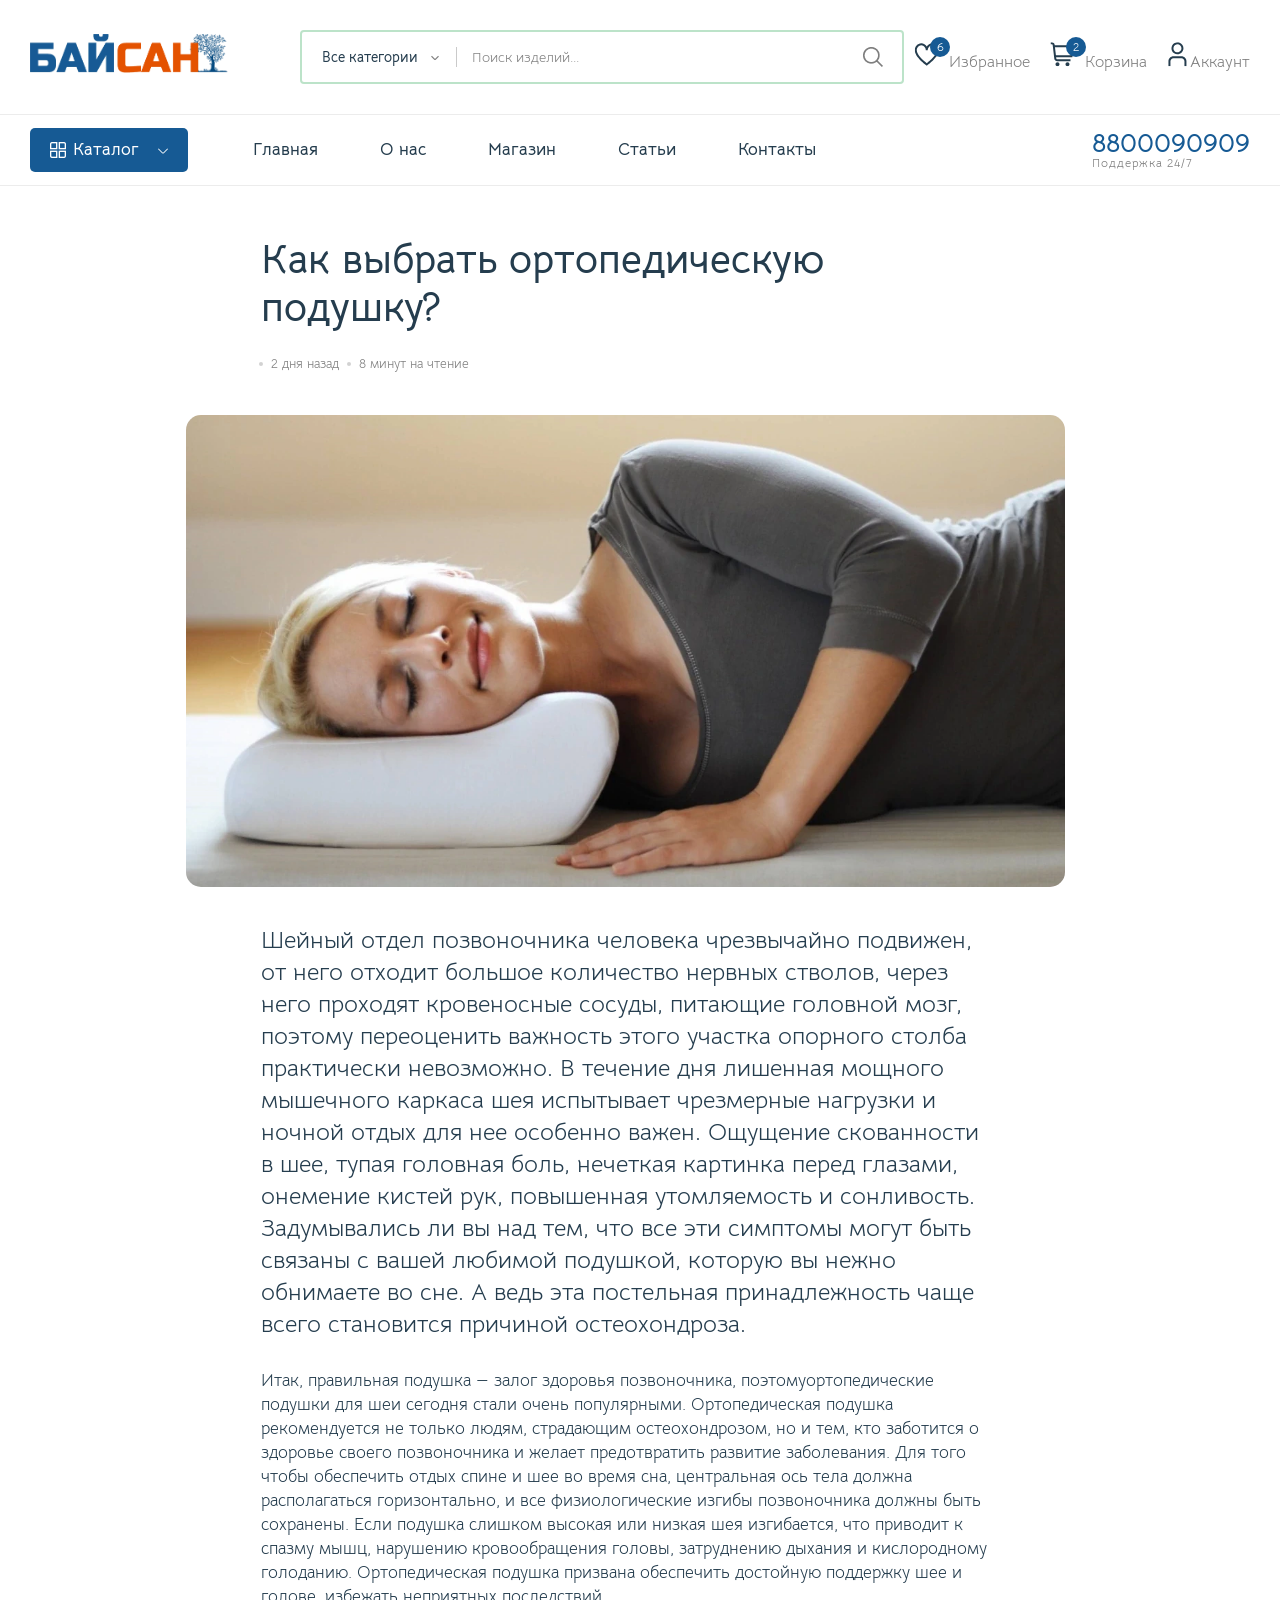
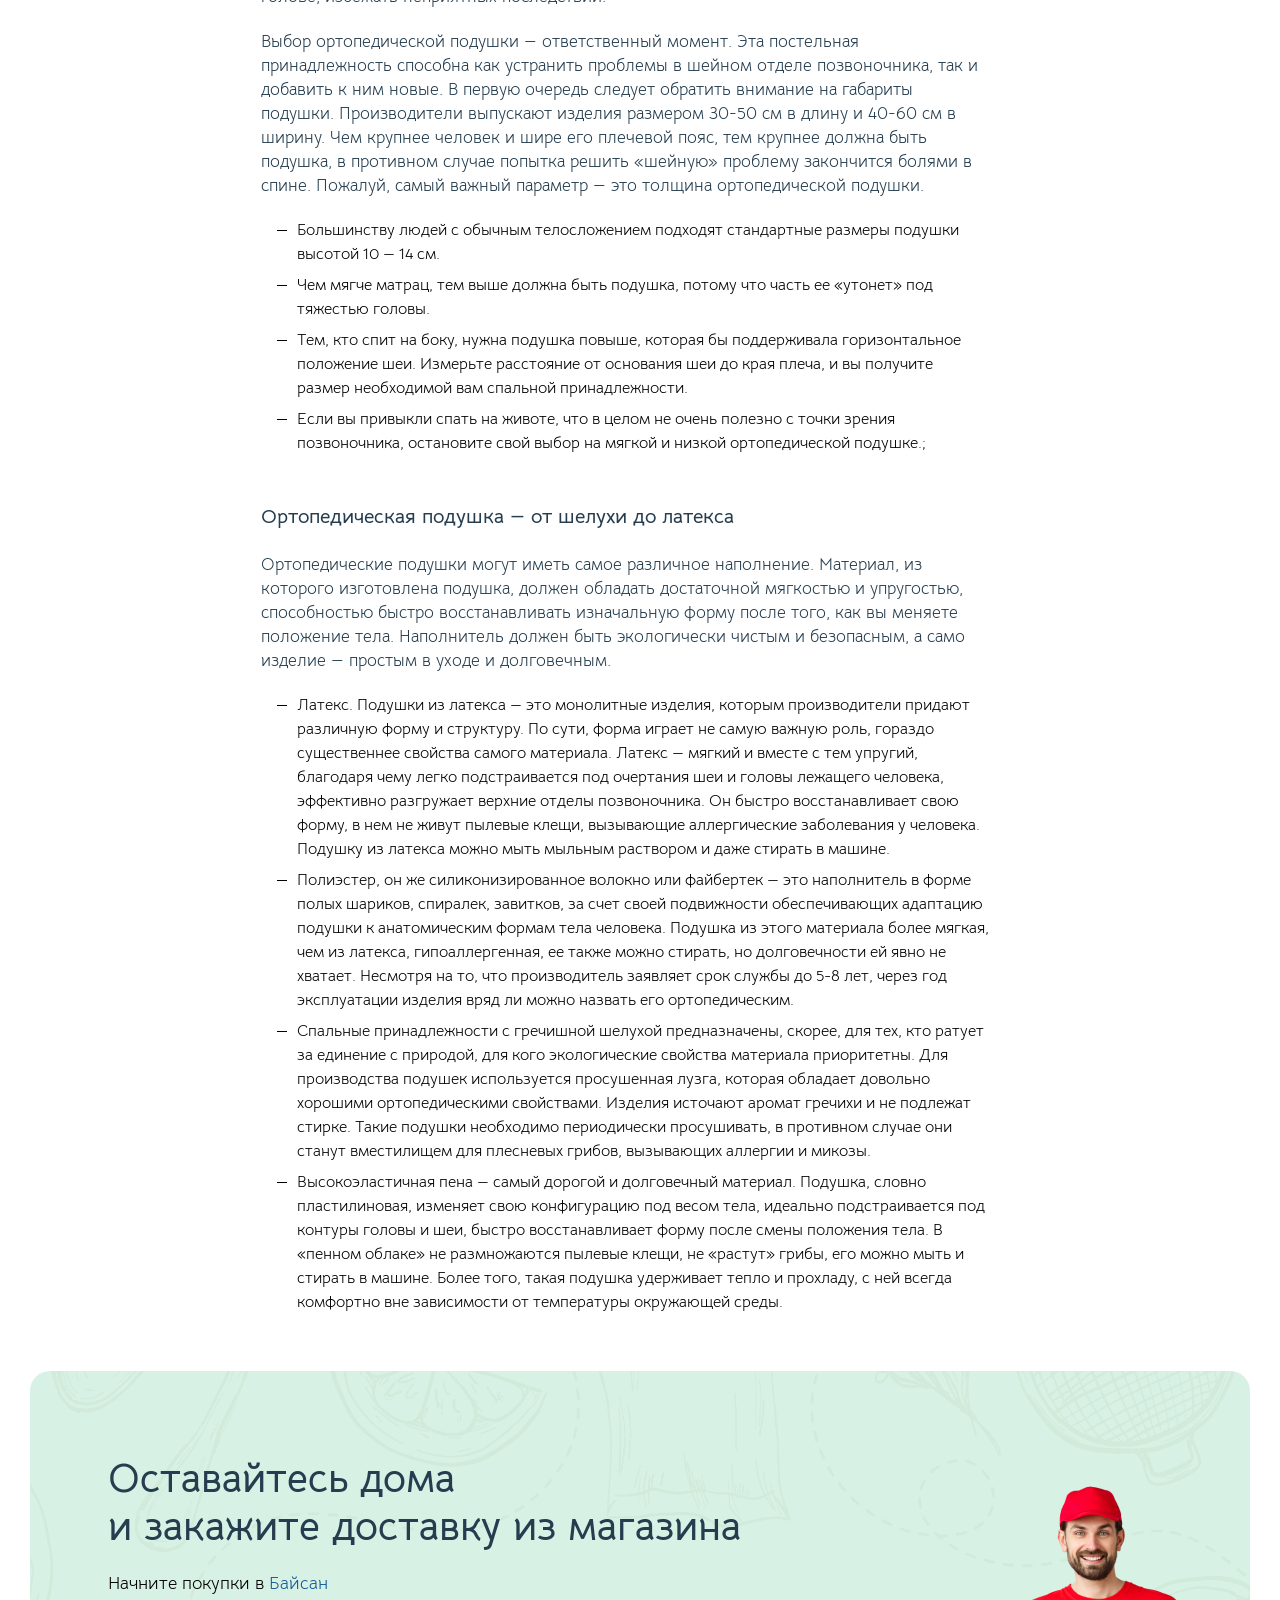
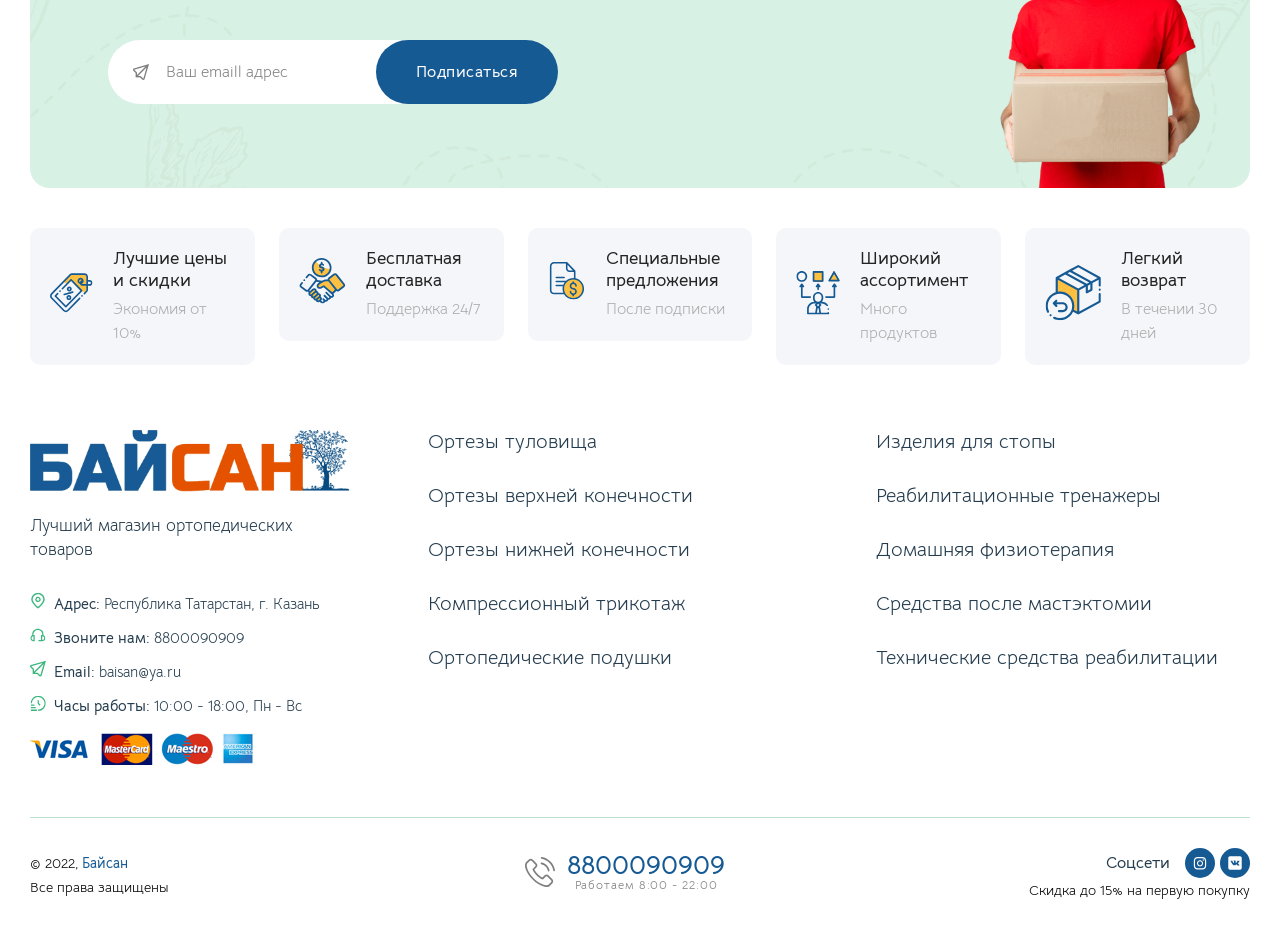
<file: blog-podushka.html>
<!DOCTYPE html>
<html class="no-js" lang="en">

<head>
    <meta charset="utf-8" />
    <title>Байсан</title>
    <meta http-equiv="x-ua-compatible" content="ie=edge" />
    <meta name="description" content="" />
    <meta name="viewport" content="width=device-width, initial-scale=1" />
    <meta property="og:title" content="" />
    <meta property="og:type" content="" />
    <meta property="og:url" content="" />
    <meta property="og:image" content="" />
    <!-- Favicon -->
    <link rel="shortcut icon" type="image/x-icon" href="assets/imgs/categories-icons/icon_techno.png" />
    <!-- Template CSS -->
    <link rel="stylesheet" href="assets/css/main.css?v=5.6" />
</head>

<body>
    <header class="header-area header-style-1 header-height-2">
        <div class="mobile-promotion">
            <span>Скоро открытие, <strong>скидки до 15%</strong> на все. Только <strong>3 дня</strong> !</span>
        </div>
        <div class="header-middle header-middle-ptb-1 d-none d-lg-block">
            <div class="container">
                <div class="header-wrap">
                    <div class="logo logo-width-1">
                        <a href="index.html"><img src="assets/imgs/logo-new.webp" alt="logo" /></a>
                    </div>
                    <div class="header-right">
                        <div class="search-style-2">
                            <form action="#">
                                <select class="select-active">
                                    <option>Все категории</option>
                                    <option>Ортезы</option>
                                    <option>Изделия для стопы</option>
                                    <option>Реабилитационные тренажеры</option>
                                    <option>Средства после мастэктомии</option>
                                    <option>Домашняя физиотерапия</option>
                                    <option>Компрессионный трикотаж</option>
                                    <option>Ортопедические подушки</option>
                                    <option>Технические средства реабилитации</option>
                                </select>
                                <input type="text" placeholder="Поиск изделий..." />
                            </form>
                        </div>
                        <div class="header-action-right">
                            <div class="header-action-2">
                                <div class="search-location">
                                    <form action="#">
                                        <select class="select-active">
                                            <option>Ваш город</option>
                                            <option>Москва</option>
                                            <option>Казань</option>
                                            <option>Санкт-Петербург</option>
                                            <option>Екатеринбург</option>
                                            <option>Саратов</option>
                                            <option>Нижний Новгород</option>
                                            <option>Воронеж</option>
                                            <option>Сочи</option>
                                            <option>Краснодар</option>
                                        </select>
                                    </form>
                                </div>
                                <div class="header-action-icon-2">
                                    <a href="shop-wishlist.html">
                                        <img class="svgInject" alt="Nest"
                                            src="assets/imgs/theme/icons/icon-heart.svg" />
                                        <span class="pro-count blue">6</span>
                                    </a>
                                    <a href="shop-wishlist.html"><span class="lable">Избранное</span></a>
                                </div>
                                <div class="header-action-icon-2">
                                    <a class="mini-cart-icon" href="shop-cart.html">
                                        <img alt="Nest" src="assets/imgs/theme/icons/icon-cart.svg" />
                                        <span class="pro-count blue">2</span>
                                    </a>
                                    <a href="shop-cart.html"><span class="lable">Корзина</span></a>
                                    <div class="cart-dropdown-wrap cart-dropdown-hm2">
                                        <ul>
                                            <li>
                                                <div class="shopping-cart-img">
                                                    <a href="shop-product-full.html"><img alt="Nest"
                                                            src="assets/imgs/shop/thumbnail-3.jpg" /></a>
                                                </div>
                                                <div class="shopping-cart-title">
                                                    <h4><a href="shop-product-full.html">Изделие</a></h4>
                                                    <h4><span>1 × </span>800.00</h4>
                                                </div>
                                                <div class="shopping-cart-delete">
                                                    <a href="#"><i class="fi-rs-cross-small"></i></a>
                                                </div>
                                            </li>
                                            <li>
                                                <div class="shopping-cart-img">
                                                    <a href="shop-product-full.html"><img alt="Nest"
                                                            src="assets/imgs/shop/thumbnail-2.jpg" /></a>
                                                </div>
                                                <div class="shopping-cart-title">
                                                    <h4><a href="shop-product-full.html">Изделие</a></h4>
                                                    <h4><span>1 × </span>3200.00</h4>
                                                </div>
                                                <div class="shopping-cart-delete">
                                                    <a href="#"><i class="fi-rs-cross-small"></i></a>
                                                </div>
                                            </li>
                                        </ul>
                                        <div class="shopping-cart-footer">
                                            <div class="shopping-cart-total">
                                                <h4>Итог <span>4000.00</span></h4>
                                            </div>
                                            <div class="shopping-cart-button">
                                                <a href="shop-cart.html" class="outline">В корзину</a>
                                                <a href="shop-checkout.html">Купитть</a>
                                            </div>
                                        </div>
                                    </div>
                                </div>
                                <div class="header-action-icon-2">
                                    <a href="page-account.html">
                                        <img class="svgInject" alt="Nest" src="assets/imgs/theme/icons/icon-user.svg" />
                                    </a>
                                    <a href="page-account.html"><span class="lable ml-0">Аккаунт</span></a>
                                    <div class="cart-dropdown-wrap cart-dropdown-hm2 account-dropdown">
                                        <ul>
                                            <li>
                                                <a href="page-account.html"><i class="fi fi-rs-user mr-10"></i>Мой
                                                    аккаунт</a>
                                            </li>
                                            <li>
                                                <a href="shop-wishlist.html"><i
                                                        class="fi fi-rs-heart mr-10"></i>Избранное</a>
                                            </li>
                                            <li>
                                                <a href="page-account.html"><i
                                                        class="fi fi-rs-settings-sliders mr-10"></i>Настройки</a>
                                            </li>
                                            <li>
                                                <a href="page-login.html"><i
                                                        class="fi fi-rs-sign-out mr-10"></i>Выйти</a>
                                            </li>
                                        </ul>
                                    </div>
                                </div>
                            </div>
                        </div>
                    </div>
                </div>
            </div>
        </div>
        <div class="header-bottom header-bottom-bg-color sticky-bar">
            <div class="container">
                <div class="header-wrap header-space-between position-relative">
                    <div class="logo logo-width-1 d-block d-lg-none">
                        <a href="index.html"><img src="assets/imgs/logo-new.webp" alt="logo" /></a>
                    </div>
                    <div class="header-nav d-none d-lg-flex">
                        <div class="main-categori-wrap d-none d-lg-block">
                            <a class="categories-button-active" href="#">
                                <span class="fi-rs-apps"></span> <span class="et">Каталог</span>
                                <i class="fi-rs-angle-down"></i>
                            </a>
                            <div class="categories-dropdown-wrap categories-dropdown-active-large font-heading"
                                id="catalog_container">
                                <div class="catalog">
                                    <div class="menu_box">
                                        <a class="category_name" href="shop-grid-left.html"> <img
                                                src="assets/imgs/categories-icons/icon_niz.png" alt="" />Ортезы нижней
                                            конечности</a>
                                        <a class="category_list" href="shop-grid-left.html">Ортез на всю ногу</a>
                                        <a class="category_list" href="shop-grid-left.html">Ортез на тазобедренный
                                            сустав</a>
                                        <a class="category_list" href="shop-grid-left.html">Ортез на бедро</a>
                                        <a class="category_list" href="shop-grid-left.html">Ортез на коленный сустав</a>
                                        <a class="category_list" href="shop-grid-left.html">Ортез на галеностопный
                                            сустав</a>
                                        <a class="category_list" href="shop-grid-left.html">Ортез на голень</a>
                                        <a class="category_list" href="shop-grid-left.html">Ортез стопы</a>
                                    </div>
                                    <div class="menu_box">
                                        <a class="category_name" href="shop-grid-left.html"> <img
                                                src="assets/imgs/categories-icons/icon_verh.png" alt="" />Ортезы верхней
                                            конечности</a>

                                        <a class="category_list" href="shop-grid-left.html">Ортез на всю руку</a>
                                        <a class="category_list" href="shop-grid-left.html">Ортез на плечевой сустав</a>
                                        <a class="category_list" href="shop-grid-left.html">Ортез на локтевой сустав</a>
                                        <a class="category_list" href="shop-grid-left.html">Ортез лучезапястный
                                            сустав</a>
                                        <a class="category_list" href="shop-grid-left.html">Ортез на кисть</a>
                                        <a class="category_list" href="shop-grid-left.html">Ортез на пальцы</a>
                                    </div>
                                    <div class="menu_box">
                                        <a class="category_name" href="shop-grid-left.html"> <img
                                                src="assets/imgs/categories-icons/icon_ortez.png" alt="" />Ортезы
                                            туловища</a>
                                        <a class="category_list" href="shop-grid-left.html">Ортез на шейный отдел</a>
                                        <a class="category_list" href="shop-grid-left.html">Ортопедический
                                            реклинатор</a>
                                        <a class="category_list" href="shop-grid-left.html">Ортопедический корсет</a>
                                        <a class="category_list" href="shop-grid-left.html">Гиперэкстензионный
                                            корсет</a>
                                        <a class="category_list" href="shop-grid-left.html">Бандаж грудной</a>
                                        <a class="category_list" href="shop-grid-left.html">Грудопоясничный корсет</a>
                                        <a class="category_list" href="shop-grid-left.html">Пояснично-крестцовый
                                            корсет</a>
                                        <a class="category_list" href="shop-grid-left.html">Пояс для беременных</a>
                                        <a class="category_list" href="shop-grid-left.html">Бандаж грыжевой</a>
                                        <a class="category_list" href="shop-grid-left.html">Бандаж паховый</a>
                                        <a class="category_list" href="shop-grid-left.html">Бандаж на брюшную стенку</a>

                                    </div>
                                    <div class="menu_box">
                                        <a class="category_name" href="shop-grid-left.html"> <img
                                                src="assets/imgs/categories-icons/icon_tricotaz.png"
                                                alt="" />Компрессионный трикотаж</a>
                                        <a class="category_list" href="shop-grid-left.html">Чулки</a>
                                        <a class="category_list_level2" href="shop-grid-left.html">Чулки компрессионные
                                            кругловязаные до бедра
                                        </a>
                                        <a class="category_list_level2" href="shop-grid-left.html">Чулки компрессионные
                                            кругловязаные до колена</a>
                                        <a class="category_list" href="shop-grid-left.html">Рукава</a>
                                        <a class="category_list_level2" href="shop-grid-left.html">Рукава компрессионные
                                            кругловязаные</a>
                                        <a class="category_list" href="shop-grid-left.html">Бандажи</a>
                                        <a class="category_list_level2" href="shop-grid-left.html">Для фиксации
                                            голеностопного сустава</a>
                                        <a class="category_list_level2" href="shop-grid-left.html">Для фиксации
                                            коленного сустава</a>
                                        <a class="category_list_level2" href="shop-grid-left.html">Для фиксации
                                            локтевого сустава</a>

                                    </div>
                                    <div class="menu_box">
                                        <a class="category_name" href="shop-grid-left.html"> <img
                                                src="assets/imgs/categories-icons/icon_stopa.png" alt="" />Изделия для
                                            стопы</a>
                                        <a class="category_list" href="shop-grid-left.html">Индивидуальные стельки</a>
                                        <a class="category_list" href="shop-grid-left.html">Ортопедические стельки</a>
                                        <a class="category_list" href="shop-grid-left.html">Подпяточники и пелоты</a>
                                        <a class="category_list" href="shop-grid-left.html">Корректоры</a>

                                    </div>
                                    <div class="menu_box">
                                        <a class="category_name" href="shop-grid-left.html"> <img
                                                src="assets/imgs/categories-icons/icon_reabilitaziya.png"
                                                alt="" />Реабилитационные тренажеры</a>
                                        <a class="category_list" href="shop-grid-left.html">Моторика рук</a>
                                        <a class="category_list" href="shop-grid-left.html">Моторика ног</a>

                                    </div>
                                    <div class="menu_box">
                                        <a class="category_name" href="shop-grid-left.html"> <img
                                                src="assets/imgs/categories-icons/icon_mastectomiya.png"
                                                alt="" />Средства после мастэктомии </a>
                                        <a class="category_list" href="shop-grid-left.html">Бандажи после
                                            мастэктомии</a>
                                        <a class="category_list" href="shop-grid-left.html">Лифы для протезирования
                                            молочной железы</a>
                                        <a class="category_list" href="shop-grid-left.html">Вкладыши для груди</a>

                                    </div>
                                    <div class="menu_box">
                                        <a class="category_name" href="shop-grid-left.html"> <img
                                                src="assets/imgs/categories-icons/icon_phisiotherap.png"
                                                alt="" />Домашняя физиотерапия</a>
                                        <a class="category_list" href="shop-grid-left.html">Медтехника для дома</a>
                                        <a class="category_list" href="shop-grid-left.html">Массажеры</a>
                                        <a class="category_list" href="shop-grid-left.html">Массажные коврики</a>

                                    </div>

                                    <div class="menu_box">
                                        <a class="category_name" href="shop-grid-left.html"> <img
                                                src="assets/imgs/categories-icons/icon_podushka.png"
                                                alt="" />Ортопедические подушки</a>
                                        <a class="category_list" href="shop-grid-left.html">Для сидения</a>
                                        <a class="category_list" href="shop-grid-left.html">Для сна</a>
                                        <a class="category_list" href="shop-grid-left.html">Для беременных</a>
                                        <a class="category_list" href="shop-grid-left.html">Для кормления</a>
                                        <a class="category_list" href="shop-grid-left.html">Дорожные</a>
                                    </div>
                                    <div class="menu_box">
                                        <a class="category_name" href="shop-grid-left.html"> <img
                                                src="assets/imgs/categories-icons/icon_reabilitaziya.png"
                                                alt="" />Средства реабилитации</a>
                                        <a class="category_list" href="shop-grid-left.html">Трости</a>
                                        <a class="category_list" href="shop-grid-left.html">Ходунки</a>
                                        <a class="category_list" href="shop-grid-left.html">Костыли</a>
                                        <a class="category_list" href="shop-grid-left.html">Инвалидные кресла</a>
                                        <a class="category_list" href="shop-grid-left.html">Противопролежневые
                                            системы</a>
                                        <a class="category_list" href="shop-grid-left.html">Скандинавская ходьба</a>
                                    </div>
                                </div>
                            </div>
                        </div>
                        <div class="main-menu main-menu-padding-1 main-menu-lh-2 d-none d-lg-block font-heading">
                            <nav>
                                <ul>
                                    <li style="margin-left: 30px;">
                                        <a href="index.html">Главная</a>
                                    </li>
                                    <li style="margin-left: 30px;">
                                        <a href="page-about.html">О нас</a>
                                    </li>
                                    <li style="margin-left: 30px;">
                                        <a href="shop-grid-left.html">Магазин</a>

                                    </li>


                                    <li style="margin-left: 30px;">
                                        <a href="blog-category-grid.html">Статьи</i></a>
                                    </li>

                                    <li style="margin-left: 30px;">
                                        <a href="page-contact.html">Контакты</a>
                                    </li>
                                </ul>
                            </nav>
                        </div>
                    </div>
                    <div class="hotline d-none d-lg-flex">
                        <img src="assets/imgs/theme/icons/icon-headphone-white.svg" alt="hotline" />
                        <a href="tel:8800090909">
                            <p>8800090909<span>Поддержка 24/7</span></p>
                        </a>
                    </div>
                    <div class="header-action-icon-2 d-block d-lg-none">
                        <div class="burger-icon burger-icon-white">
                            <span class="burger-icon-top"></span>
                            <span class="burger-icon-mid"></span>
                            <span class="burger-icon-bottom"></span>
                        </div>
                    </div>
                    <div class="header-action-right d-block d-lg-none">
                        <div class="header-action-2">
                            <div class="header-action-icon-2">
                                <a href="shop-wishlist.html">
                                    <img alt="Nest" src="assets/imgs/theme/icons/icon-heart.svg" />
                                    <span class="pro-count white">4</span>
                                </a>
                            </div>
                            <div class="header-action-icon-2">
                                <a class="mini-cart-icon" href="#">
                                    <img alt="Nest" src="assets/imgs/theme/icons/icon-cart.svg" />
                                    <span class="pro-count white">2</span>
                                </a>
                                <div class="cart-dropdown-wrap cart-dropdown-hm2">
                                    <ul>
                                        <li>
                                            <div class="shopping-cart-img">
                                                <a href="shop-product-full.html"><img alt="Nest"
                                                        src="assets/imgs/shop/thumbnail-3.jpg" /></a>
                                            </div>
                                            <div class="shopping-cart-title">
                                                <h4><a href="shop-product-full.html">Изделие</a></h4>
                                                <h3><span>1 × </span>800₽</h3>
                                            </div>
                                            <div class="shopping-cart-delete">
                                                <a href="#"><i class="fi-rs-cross-small"></i></a>
                                            </div>
                                        </li>
                                        <li>
                                            <div class="shopping-cart-img">
                                                <a href="shop-product-full.html"><img alt="Nest"
                                                        src="assets/imgs/shop/thumbnail-4.jpg" /></a>
                                            </div>
                                            <div class="shopping-cart-title">
                                                <h4><a href="shop-product-full.html">Другое изделие</a></h4>
                                                <h3><span>1 × </span>3500₽</h3>
                                            </div>
                                            <div class="shopping-cart-delete">
                                                <a href="#"><i class="fi-rs-cross-small"></i></a>
                                            </div>
                                        </li>
                                    </ul>
                                    <div class="shopping-cart-footer">
                                        <div class="shopping-cart-total">
                                            <h4>Всего <span>4300₽</span></h4>
                                        </div>
                                        <div class="shopping-cart-button">
                                            <a href="shop-cart.html">В корзину</a>
                                            <a href="shop-checkout.html">Оформить </a>
                                        </div>
                                    </div>
                                </div>
                            </div>
                        </div>
                    </div>
                </div>
            </div>
        </div>
    </header>
    <div class="mobile-header-active mobile-header-wrapper-style">
        <div class="mobile-header-wrapper-inner">
            <div class="mobile-header-top">
                <div class="mobile-header-logo">
                    <a href="index.html"><img src="assets/imgs/logo-new.webp" alt="logo" /></a>
                </div>
                <div class="mobile-menu-close close-style-wrap close-style-position-inherit">
                    <button class="close-style search-close">
                        <i class="icon-top"></i>
                        <i class="icon-bottom"></i>
                    </button>
                </div>
            </div>
            <div class="mobile-header-content-area">
                <div class="mobile-search search-style-3 mobile-header-border">
                    <form action="#">
                        <input type="text" placeholder="Поиск изделий…" />
                        <button type="submit"><i class="fi-rs-search"></i></button>
                    </form>
                </div>
                <div class="mobile-menu-wrap mobile-header-border">
                    <!-- mobile menu start -->
                    <nav>
                        <ul class="mobile-menu font-heading">
                            <li class="menu-item-has-children">
                                <a href="index.html">Главная</a>
                            </li>
                            <li class="menu-item-has-children">
                                <a href="shop-grid-left.html">Каталог</a>

                            </li>

                            <li class="menu-item-has-children">
                                <a href="#">Меню</a>
                                <ul class="dropdown">
                                    <li class="menu-item-has-children">
                                        <a href="#">Ортезы нижней конечности</a>
                                        <ul class="dropdown">
                                            <li><a href="shop-product-full.html">Ортез на всю ногу</a></li>
                                            <li><a href="shop-product-full.html">Ортез на тазобедренный сустав</a></li>
                                            <li><a href="shop-product-full.html">Ортез на бедро</a></li>
                                            <li><a href="shop-product-full.html">Ортез на коленный сустав</a></li>
                                            <li><a href="shop-product-full.html">Ортез на галеностопный сустав</a></li>
                                            <li><a href="shop-product-full.html">Ортез на голень</a></li>
                                            <li><a href="shop-product-full.html">Ортез стопы</a></li>
                                        </ul>
                                    </li>
                                    <li class="menu-item-has-children">
                                        <a href="#">Ортезы верхней конечности</a>
                                        <ul class="dropdown">
                                            <li><a href="shop-product-full.html">Ортез на всю руку</a></li>
                                            <li><a href="shop-product-full.html">Ортез на плечевой сустав</a></li>
                                            <li><a href="shop-product-full.html">Ортез на локтевой сустав</a></li>
                                            <li><a href="shop-product-full.html">Ортез лучезапястный сустав</a></li>
                                            <li><a href="shop-product-full.html">Ортез на кисть</a></li>
                                            <li><a href="shop-product-full.html">Ортез на пальцы</a></li>
                                        </ul>
                                    </li>
                                    <li class="menu-item-has-children">
                                        <a href="#">Ортезы туловища</a>
                                        <ul class="dropdown">
                                            <li><a href="shop-product-full.html">Ортез на шейный отдел</a></li>
                                            <li><a href="shop-product-full.html">Ортопедический реклинатор</a></li>
                                            <li><a href="shop-product-full.html">Ортопедический корсет</a></li>
                                            <li><a href="shop-product-full.html">Гиперэкстензионный корсет</a></li>
                                            <li><a href="shop-product-full.html">Бандаж грудной</a></li>
                                            <li><a href="shop-product-full.html">Грудопоясничный корсет</a></li>
                                            <li><a href="shop-product-full.html">Пояснично-крестцовый корсет</a></li>
                                            <li><a href="shop-product-full.html">Пояс для беременных</a></li>
                                            <li><a href="shop-product-full.html">Бандаж грыжевой</a></li>
                                            <li><a href="shop-product-full.html">Бандаж паховый</a></li>
                                        </ul>
                                    </li>
                                    <li class="menu-item-has-children">
                                        <a href="#">Компрессионный трикотаж</a>
                                        <ul class="dropdown">
                                            <li><a href="shop-product-full.html">Чулки компрессионные
                                                    кругловязаные до бедра</a></li>
                                            <li><a href="shop-product-full.html">Чулки компрессионные кругловязаные до колена</a></li>
                                            <li><a href="shop-product-full.html">Рукава компрессионные кругловязаные</a></li>
                                            <li><a href="shop-product-full.html">Бандажи Для фиксации голеностопного сустава</a></li>
                                            <li><a href="shop-product-full.html">Бандажи Для фиксации коленного сустав</a></li>
                                            <li><a href="shop-product-full.html">Бандажи Для фиксации локтевого сустава</a></li>
                                
                                        </ul>
                                    </li>
                                    <li class="menu-item-has-children">
                                        <a href="#">Изделия для стопы</a>
                                        <ul class="dropdown">
                                            <li><a href="shop-product-full.html">Индивидуальные стельки</a></li>
                                            <li><a href="shop-product-full.html">Ортопедические стельки</a></li>
                                            <li><a href="shop-product-full.html">Подпяточники и пелоты</a></li>
                                            <li><a href="shop-product-full.html">Корректоры</a></li>
                                
                                        </ul>
                                    </li>
                                    <li class="menu-item-has-children">
                                        <a href="#">Реабилитационные тренажеры</a>
                                        <ul class="dropdown">
                                            <li><a href="shop-product-full.html">Моторика рук</a></li>
                                            <li><a href="shop-product-full.html">Моторика ног</a></li>
                                
                                        </ul>
                                    </li>
                                    <li class="menu-item-has-children">
                                        <a href="#">Средства после мастэктомии</a>
                                        <ul class="dropdown">
                                            <li><a href="shop-product-full.html">Бандажи после мастэктомии</a></li>
                                            <li><a href="shop-product-full.html">Лифы для протезирования молочной железы</a></li>
                                            <li><a href="shop-product-full.html">Вкладыши для груди</a></li>
                                
                                        </ul>
                                    </li>
                                    <li class="menu-item-has-children">
                                        <a href="#">Домашняя физиотерапия</a>
                                        <ul class="dropdown">
                                            <li><a href="shop-product-full.html">Медтехника для дома</a></li>
                                            <li><a href="shop-product-full.html">Массажеры</a></li>
                                            <li><a href="shop-product-full.html">Массажные коврики</a></li>
                                
                                        </ul>
                                    </li>
                                    <li class="menu-item-has-children">
                                        <a href="#">Ортопедические подушки</a>
                                        <ul class="dropdown">
                                            <li><a href="shop-product-full.html">Для сидения</a></li>
                                            <li><a href="shop-product-full.html">Для сна</a></li>
                                            <li><a href="shop-product-full.html">Для беременных</a></li>
                                            <li><a href="shop-product-full.html">Для кормления</a></li>
                                            <li><a href="shop-product-full.html">Дорожные</a></li>
                                
                                        </ul>
                                    </li>
                                    <li class="menu-item-has-children">
                                        <a href="#">Средства реабилитации</a>
                                        <ul class="dropdown">
                                            <li><a href="shop-product-full.html">Трости</a></li>
                                            <li><a href="shop-product-full.html">Ходунки</a></li>
                                            <li><a href="shop-product-full.html">Костылих</a></li>
                                            <li><a href="shop-product-full.html">Инвалидные кресла</a></li>
                                            <li><a href="shop-product-full.html">Скандинавская ходьба</a></li>
                                
                                        </ul>
                                    </li>
                                </ul>
                            </li>
                            <li class="menu-item-has-children">
                                <a href="page-about.html">О нас</a>

                            </li>
                            <li class="menu-item-has-children">
                                <a href="blog-category-fullwidth.html">Статьи</a>

                            </li>

                        </ul>
                    </nav>
                    <!-- mobile menu end -->
                </div>
                <div class="mobile-header-info-wrap">
                    <div class="single-mobile-header-info">
                        <a href="page-contact.html"><i class="fi-rs-marker"></i>Контакты</a>
                    </div>
                    <div class="single-mobile-header-info">
                        <a href="page-login.html"><i class="fi-rs-user"></i>Войти / Зарегистрироваться </a>
                    </div>
                    <div class="single-mobile-header-info">
                        <a href="tel:8800090909"><i class="fi-rs-headphones"></i>8800090909 </a>
                    </div>
                </div>
                <div class="mobile-social-icon mb-50">
                    <h6 class="mb-15">Соцсети</h6>
                    <a href="#"><img src="assets/imgs/theme/icons/icon-facebook-white.svg" alt="" /></a>
                    <a href="#"><img src="assets/imgs/theme/icons/icon-twitter-white.svg" alt="" /></a>
                    <a href="#"><img src="assets/imgs/theme/icons/icon-instagram-white.svg" alt="" /></a>
                    <a href="#"><img src="assets/imgs/theme/icons/icon-vk.svg" alt="" /></a>

                </div>
                <div class="site-copyright">Copyright 2022</div>
            </div>
        </div>
    </div>
    <!--End header-->
    <main class="main">
        <div class="page-content mb-50">
            <div class="container">
                <div class="row">
                    <div class="col-lg-9 m-auto">
                        <div class="single-page pt-50 pr-30">
                            <div class="single-header style-2">
                                <div class="row">
                                    <div class="col-xl-10 col-lg-12 m-auto">
                                        
                                        <h2 class="mb-10">Как выбрать ортопедическую подушку?</h2>
                                        <div class="single-header-meta">
                                            <div class="entry-meta meta-1 font-xs mt-15 mb-15">
                                                
                                                <span class="post-on has-dot">2 дня назад</span>
                                                <span class="time-reading has-dot">8 минут на чтение</span>
                                            </div>
                                            
                                        </div>
                                    </div>
                                </div>
                            </div>
                            <figure class="single-thumbnail">
                                <img src="assets/imgs/blog/blog_image_two.webp" alt="">
                            </figure>
                            <div class="single-content">
                                <div class="row">
                                    <div class="col-xl-10 col-lg-12 m-auto">
                                        <p class="single-excerpt">Шейный отдел позвоночника человека чрезвычайно подвижен, от него отходит большое количество нервных стволов, через него
                                        проходят кровеносные сосуды, питающие головной мозг, поэтому переоценить важность этого участка опорного столба
                                        практически невозможно. В течение дня лишенная мощного мышечного каркаса шея испытывает чрезмерные нагрузки и ночной
                                        отдых для нее особенно важен.
                                        Ощущение скованности в шее, тупая головная боль, нечеткая картинка перед глазами, онемение кистей рук, повышенная
                                        утомляемость и сонливость. Задумывались ли вы над тем, что все эти симптомы могут быть связаны с вашей любимой подушкой,
                                        которую вы нежно обнимаете во сне. А ведь эта постельная принадлежность чаще всего становится причиной остеохондроза.</p>
                                        <p>Итак, правильная подушка — залог здоровья позвоночника, поэтомуортопедические подушки для шеи сегодня стали очень
                                        популярными.
                                        Ортопедическая подушка рекомендуется не только людям, страдающим остеохондрозом, но и тем, кто заботится о здоровье
                                        своего позвоночника и желает предотвратить развитие заболевания.
                                        Для того чтобы обеспечить отдых спине и шее во время сна, центральная ось тела должна располагаться горизонтально, и все
                                        физиологические изгибы позвоночника должны быть сохранены. Если подушка слишком высокая или низкая шея изгибается, что
                                        приводит к спазму мышц, нарушению кровообращения головы, затруднению дыхания и кислородному голоданию. Ортопедическая
                                        подушка призвана обеспечить достойную поддержку шее и голове, избежать неприятных последствий.
                                        </p>
                                        <p>Выбор ортопедической подушки — ответственный момент. Эта постельная принадлежность способна как устранить проблемы в
                                        шейном отделе позвоночника, так и добавить к ним новые.
                                        В первую очередь следует обратить внимание на габариты подушки. Производители выпускают изделия размером 30-50 см в
                                        длину и 40-60 см в ширину. Чем крупнее человек и шире его плечевой пояс, тем крупнее должна быть подушка, в противном
                                        случае попытка решить «шейную» проблему закончится болями в спине.
                                        Пожалуй, самый важный параметр — это толщина ортопедической подушки.</p>
                                        <ul style="list-style: none;">
                                            <li class="product_list_advantages">Большинству людей с обычным телосложением подходят стандартные размеры подушки высотой 10 — 14 см.</li>
                                            <li class="product_list_advantages">Чем мягче матрац, тем выше должна быть подушка, потому что часть ее «утонет» под тяжестью головы.</li>
                                            <li class="product_list_advantages">Тем, кто спит на боку, нужна подушка повыше, которая бы поддерживала горизонтальное положение шеи. Измерьте расстояние
                                            от основания шеи до края плеча, и вы получите размер необходимой вам спальной принадлежности.</li>
                                            <li class="product_list_advantages">Если вы привыкли спать на животе, что в целом не очень полезно с точки зрения позвоночника, остановите свой выбор на
                                            мягкой и низкой ортопедической подушке.;</li>
                                            
                                        </ul>
                                        <h5 class="mt-50">Ортопедическая подушка — от шелухи до латекса</h5>
                                        <p>Ортопедические подушки могут иметь самое различное наполнение. Материал, из которого изготовлена подушка, должен
                                        обладать достаточной мягкостью и упругостью, способностью быстро восстанавливать изначальную форму после того, как вы
                                        меняете положение тела. Наполнитель должен быть экологически чистым и безопасным, а само изделие — простым в уходе и
                                        долговечным.</p>
                                        
                                        <ul style="list-style: none;">
                                            <li class="product_list_advantages">Латекс. Подушки из латекса — это монолитные изделия, которым производители придают различную форму и структуру. По сути,
                                            форма играет не самую важную роль, гораздо существеннее свойства самого материала. Латекс — мягкий и вместе с тем
                                            упругий, благодаря чему легко подстраивается под очертания шеи и головы лежащего человека, эффективно разгружает верхние
                                            отделы позвоночника. Он быстро восстанавливает свою форму, в нем не живут пылевые клещи, вызывающие аллергические
                                            заболевания у человека. Подушку из латекса можно мыть мыльным раствором и даже стирать в машине.</li>
                                            <li class="product_list_advantages">Полиэстер, он же силиконизированное волокно или файбертек — это наполнитель в форме полых шариков, спиралек, завитков,
                                            за счет своей подвижности обеспечивающих адаптацию подушки к анатомическим формам тела человека. Подушка из этого
                                            материала более мягкая, чем из латекса, гипоаллергенная, ее также можно стирать, но долговечности ей явно не хватает.
                                            Несмотря на то, что производитель заявляет срок службы до 5-8 лет, через год эксплуатации изделия вряд ли можно назвать
                                            его ортопедическим.</li>
                                            <li class="product_list_advantages">Спальные принадлежности с гречишной шелухой предназначены, скорее, для тех, кто ратует за единение с природой, для кого
                                            экологические свойства материала приоритетны. Для производства подушек используется просушенная лузга, которая обладает
                                            довольно хорошими ортопедическими свойствами. Изделия источают аромат гречихи и не подлежат стирке. Такие подушки
                                            необходимо периодически просушивать, в противном случае они станут вместилищем для плесневых грибов, вызывающих аллергии
                                            и микозы.
    </li>
                                            <li class="product_list_advantages">Высокоэластичная пена — самый дорогой и долговечный материал. Подушка, словно пластилиновая, изменяет свою конфигурацию
                                            под весом тела, идеально подстраивается под контуры головы и шеи, быстро восстанавливает форму после смены положения
                                            тела. В «пенном облаке» не размножаются пылевые клещи, не «растут» грибы, его можно мыть и стирать в машине. Более того,
                                            такая подушка удерживает тепло и прохладу, с ней всегда комфортно вне зависимости от температуры окружающей среды.</li>
                                        </ul>
                                </div>
                            </div>
                        </div>
                    </div>
                </div>
            </div>
        </div>
        </div>
    </main>
    <footer class="main">
        <section class="newsletter mb-15 wow animate__animated animate__fadeIn">
            <div class="container">
                <div class="row">
                    <div class="col-lg-12">
                        <div class="position-relative newsletter-inner">
                            <div class="newsletter-content">
                                <h2 class="mb-20">
                                    Оставайтесь дома <br />
                                    и закажите доставку из магазина
                                </h2>
                                <p class="mb-45">Начните покупки в <span class="text-brand">Байсан</span></p>
                                <form class="form-subcriber d-flex">
                                    <input type="email" placeholder="Ваш emaill адрес" />
                                    <button class="btn" type="submit">Подписаться</button>
                                </form>
                            </div>
                            <img src="assets/imgs/banner/banner_2.png" alt="newsletter" />
                        </div>
                    </div>
                </div>
            </div>
        </section>
        <section class="featured section-padding">
            <div class="container">
                <div class="row">
                    <div class="col-lg-1-5 col-md-4 col-12 col-sm-6 mb-md-4 mb-xl-0">
                        <div class="banner-left-icon d-flex align-items-center wow animate__animated animate__fadeInUp"
                            data-wow-delay="0">
                            <div class="banner-icon">
                                <img src="assets/imgs/theme/icons/icon-1.svg" alt="" />
                            </div>
                            <div class="banner-text">
                                <h3 class="icon-box-title">Лучшие цены и скидки</h3>
                                <p>Экономия от 10%</p>
                            </div>
                        </div>
                    </div>
                    <div class="col-lg-1-5 col-md-4 col-12 col-sm-6">
                        <div class="banner-left-icon d-flex align-items-center wow animate__animated animate__fadeInUp"
                            data-wow-delay=".1s">
                            <div class="banner-icon">
                                <img src="assets/imgs/theme/icons/icon-2.svg" alt="" />
                            </div>
                            <div class="banner-text">
                                <h3 class="icon-box-title">Бесплатная доставка</h3>
                                <p>Поддержка 24/7</p>
                            </div>
                        </div>
                    </div>
                    <div class="col-lg-1-5 col-md-4 col-12 col-sm-6">
                        <div class="banner-left-icon d-flex align-items-center wow animate__animated animate__fadeInUp"
                            data-wow-delay=".2s">
                            <div class="banner-icon">
                                <img src="assets/imgs/theme/icons/icon-3.svg" alt="" />
                            </div>
                            <div class="banner-text">
                                <h3 class="icon-box-title">Специальные предложения</h3>
                                <p>После подписки</p>
                            </div>
                        </div>
                    </div>
                    <div class="col-lg-1-5 col-md-4 col-12 col-sm-6">
                        <div class="banner-left-icon d-flex align-items-center wow animate__animated animate__fadeInUp"
                            data-wow-delay=".3s">
                            <div class="banner-icon">
                                <img src="assets/imgs/theme/icons/icon-4.svg" alt="" />
                            </div>
                            <div class="banner-text">
                                <h3 class="icon-box-title">Широкий ассортимент</h3>
                                <p>Много продуктов</p>
                            </div>
                        </div>
                    </div>
                    <div class="col-lg-1-5 col-md-4 col-12 col-sm-6">
                        <div class="banner-left-icon d-flex align-items-center wow animate__animated animate__fadeInUp"
                            data-wow-delay=".4s">
                            <div class="banner-icon">
                                <img src="assets/imgs/theme/icons/icon-5.svg" alt="" />
                            </div>
                            <div class="banner-text">
                                <h3 class="icon-box-title">Легкий возврат</h3>
                                <p>В течении 30 дней</p>
                            </div>
                        </div>
                    </div>
                    <div class="col-lg-1-5 col-md-4 col-12 col-sm-6 d-xl-none">
                        <div class="banner-left-icon d-flex align-items-center wow animate__animated animate__fadeInUp"
                            data-wow-delay=".5s">
                            <div class="banner-icon">
                                <img src="assets/imgs/theme/icons/icon-6.svg" alt="" />
                            </div>
                            <div class="banner-text">
                                <h3 class="icon-box-title">Безопасная доставка</h3>
                                <p>В течении 30 дней</p>
                            </div>
                        </div>
                    </div>
                </div>
            </div>
        </section>
        <section class="section-padding footer-mid">
            <div class="container pt-15 pb-20">
                <div class="row">
                    <div class="col">
                        <div style="margin-right: 50px;"
                            class="widget-about font-md mb-md-3 mb-lg-3 mb-xl-0 wow animate__animated animate__fadeInUp"
                            data-wow-delay="0">
                            <div class="logo mb-30">
                                <a href="index.html" class="mb-15"><img src="assets/imgs/baisan-logo.webp" alt="logo" /></a>
                                <p class="font-lg text-heading">Лучший магазин ортопедических товаров</p>
                            </div>
                            <ul class="contact-infor">
                                <li><img src="assets/imgs/theme/icons/icon-location.svg" alt="" /><strong>Адрес:
                                    </strong> <span>Республика Татарстан, г. Казань</span>
                                </li>
                                <li><img src="assets/imgs/theme/icons/icon-contact.svg" alt="" /><strong>Звоните нам:
                                    </strong><span>8800090909</span></li>
                                <li><img src="assets/imgs/theme/icons/icon-email-2.svg" alt="" /><strong>Email:
                                    </strong><span>baisan@ya.ru</span></li>
                                <li><img src="assets/imgs/theme/icons/icon-clock.svg" alt="" /><strong>Часы работы:
                                    </strong><span>10:00 - 18:00, Пн - Вс</span></li>
                            </ul>
                            <img class="mt-15" src="assets/imgs/theme/payment-method.png" alt="" />
                        </div>
                    </div>
                    <div class="footer-link-widget col wow animate__animated animate__fadeInUp" data-wow-delay=".2s">
                        <ul class="footer-list mb-sm-5 mb-md-0">
                            <li><a href="shop-grid-left.html">Ортезы туловища</a></li>
                            <li><a href="shop-grid-left.html">Ортезы верхней конечности</a></li>
                            <li><a href="shop-grid-left.html">Ортезы нижней конечности</a></li>
                
                            <li><a href="shop-grid-left.html">Компрессионный трикотаж</a></li>
                            <li><a href="shop-grid-left.html">Ортопедические подушки</a></li>
                        </ul>
                    </div>
                
                    <div class="footer-link-widget col wow animate__animated animate__fadeInUp" data-wow-delay=".4s">
                
                        <ul class="footer-list mb-sm-5 mb-md-0">
                            <li><a href="shop-grid-left.html">Изделия для стопы</a></li>
                            <li><a href="shop-grid-left.html">Реабилитационные тренажеры</a></li>
                            <li><a href="shop-grid-left.html">Домашняя физиотерапия</a></li>
                            <li><a href="shop-grid-left.html">Средства после мастэктомии</a></li>
                            <li><a href="shop-grid-left.html">Технические средства реабилитации</a></li>
                        </ul>
                    </div>
                
                </div>
        </section>
        <div class="container pb-30 wow animate__animated animate__fadeInUp" data-wow-delay="0">
            <div class="row align-items-center">
                <div class="col-12 mb-30">
                    <div class="footer-bottom"></div>
                </div>
                <div class="col-xl-4 col-lg-6 col-md-6">
                    <p class="font-sm mb-0">&copy; 2022, <strong class="text-brand">Байсан</strong><br />Все права
                        защищены</p>
                </div>
                <div class="col-xl-4 col-lg-6 text-center d-none d-xl-block">
                    <div class="hotline d-lg-inline-flex mr-30">
                        <img src="assets/imgs/theme/icons/phone-call.svg" alt="hotline" />
                        <a href="tel:8800090909">
                            <p>8800090909<span>Работаем 8:00 - 22:00</span></p>
                        </a>
                    </div>

                </div>
                <div class="col-xl-4 col-lg-6 col-md-6 text-end d-none d-md-block">
                    <div class="mobile-social-icon">
                        <h6>Соцсети</h6>

                        <a href="#"><img src="assets/imgs/theme/icons/icon-instagram-white.svg" alt="" /></a>
                        <a href="#"><img src="assets/imgs/theme/icons/icon-vk.svg" alt="" /></a>
                    </div>
                    <p class="font-sm">Скидка до 15% на первую покупку</p>
                </div>
            </div>
        </div>
    </footer>
    <!-- Preloader Start -->
    <div id="preloader-active">
        <div class="preloader d-flex align-items-center justify-content-center">
            <div class="preloader-inner position-relative">
                <div class="text-center">
                    <img class="mb-15" width="220" src="assets/imgs/logo-new.webp" alt="logo" /> </br>
                    <img src="assets/imgs/807.gif" alt="" />
                </div>
            </div>
        </div>
    </div>
    <!-- Vendor JS-->
    <script src="assets/js/vendor/modernizr-3.6.0.min.js"></script>
    <script src="assets/js/vendor/jquery-3.6.0.min.js"></script>
    <script src="assets/js/vendor/jquery-migrate-3.3.0.min.js"></script>
    <script src="assets/js/vendor/bootstrap.bundle.min.js"></script>
    <script src="assets/js/plugins/slick.js"></script>
    <script src="assets/js/plugins/jquery.syotimer.min.js"></script>
    <script src="assets/js/plugins/wow.js"></script>
    <script src="assets/js/plugins/jquery-ui.js"></script>
    <script src="assets/js/plugins/perfect-scrollbar.js"></script>
    <script src="assets/js/plugins/magnific-popup.js"></script>
    <script src="assets/js/plugins/select2.min.js"></script>
    <script src="assets/js/plugins/waypoints.js"></script>
    <script src="assets/js/plugins/counterup.js"></script>
    <script src="assets/js/plugins/jquery.countdown.min.js"></script>
    <script src="assets/js/plugins/images-loaded.js"></script>
    <script src="assets/js/plugins/isotope.js"></script>
    <script src="assets/js/plugins/scrollup.js"></script>
    <script src="assets/js/plugins/jquery.vticker-min.js"></script>
    <script src="assets/js/plugins/jquery.theia.sticky.js"></script>
    <script src="assets/js/plugins/jquery.elevatezoom.js"></script>
    <!-- Template  JS -->
    <script src="./assets/js/main.js?v=5.6"></script>
    <script src="./assets/js/shop.js?v=5.6"></script>
</body>

</html>
</file>
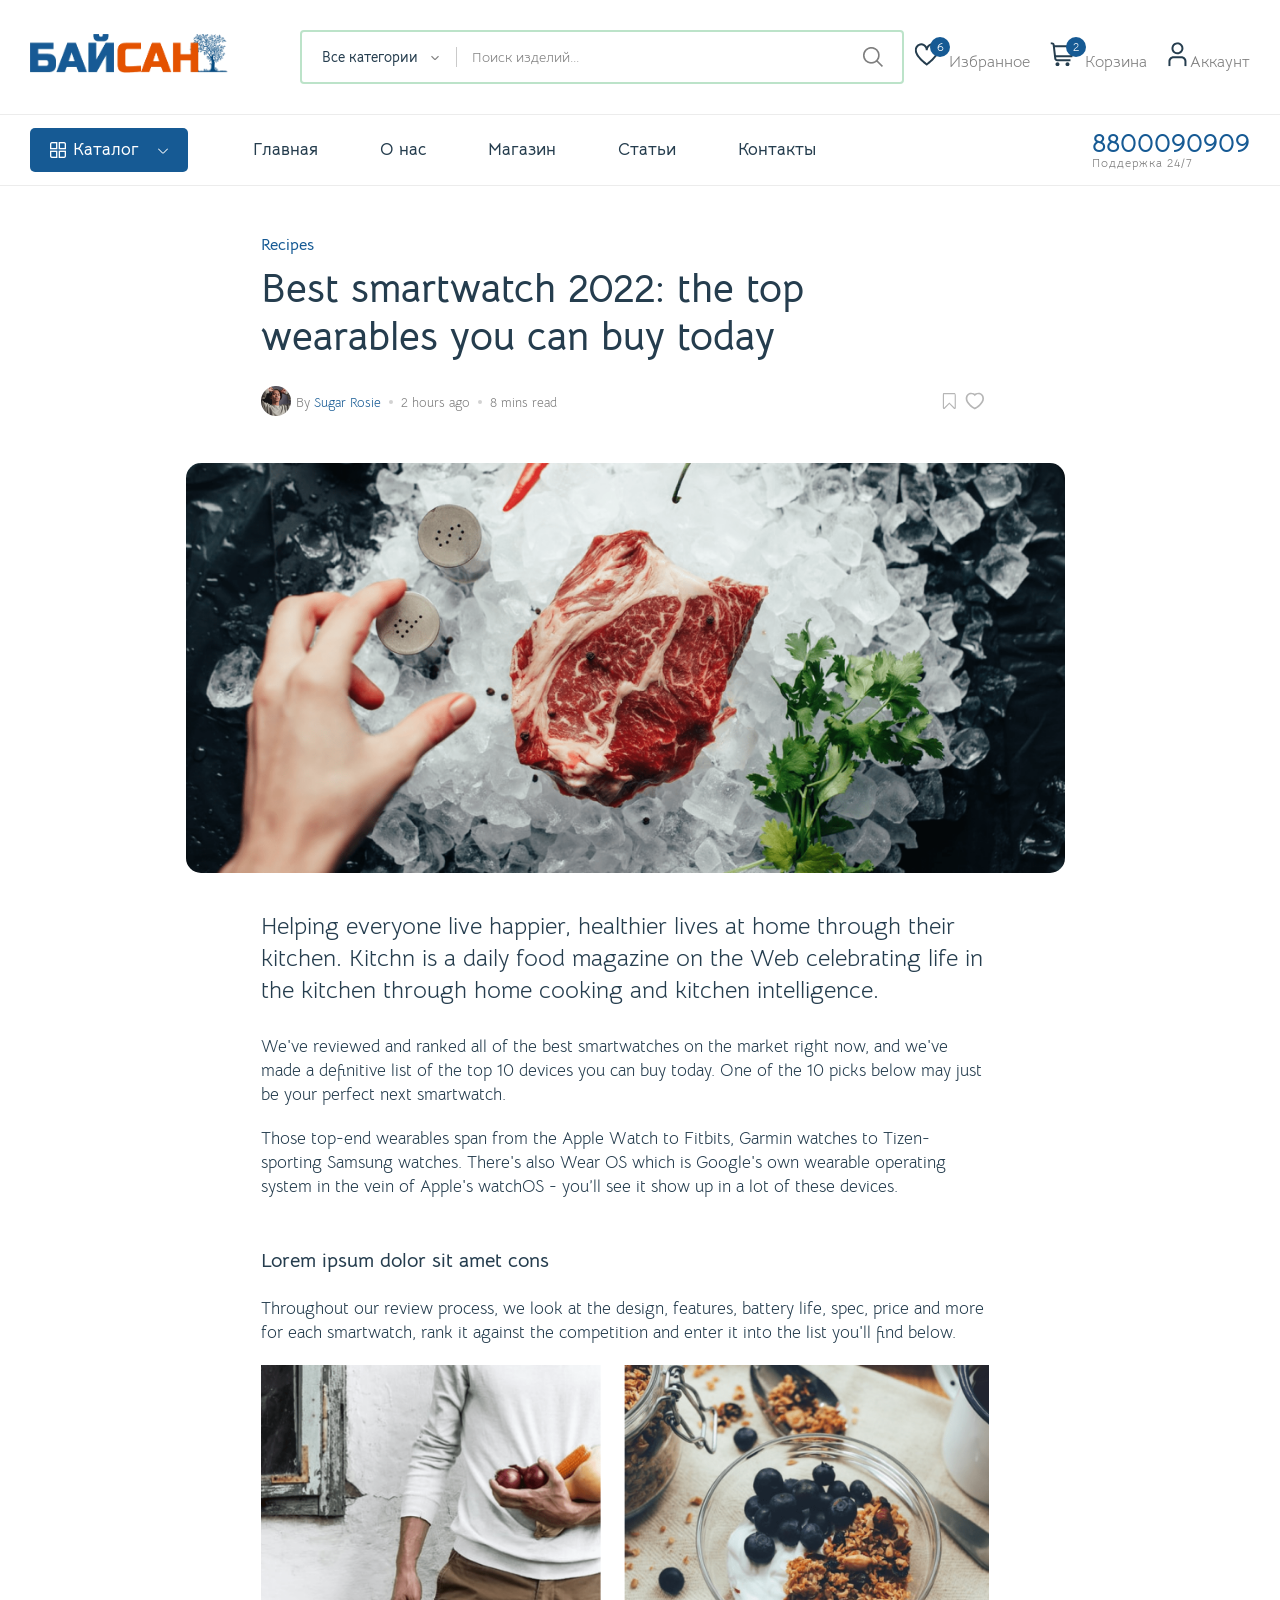
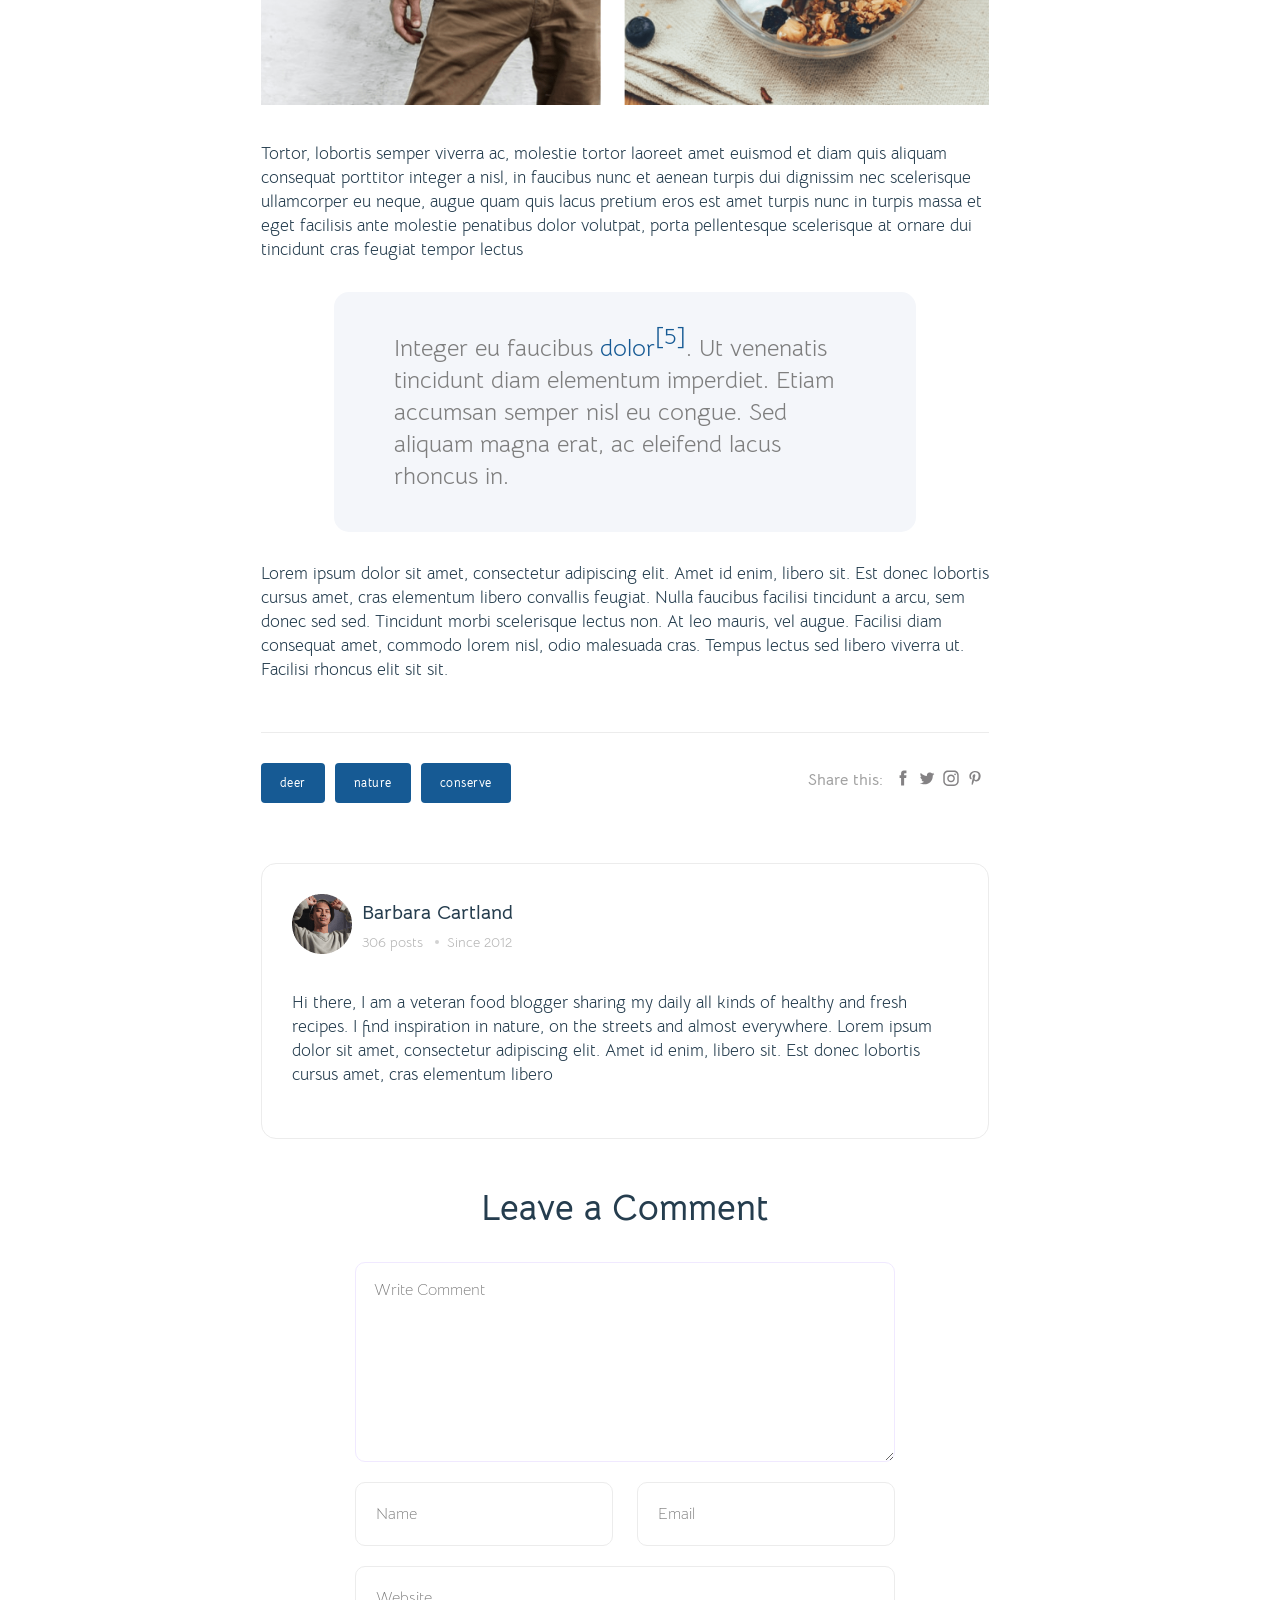
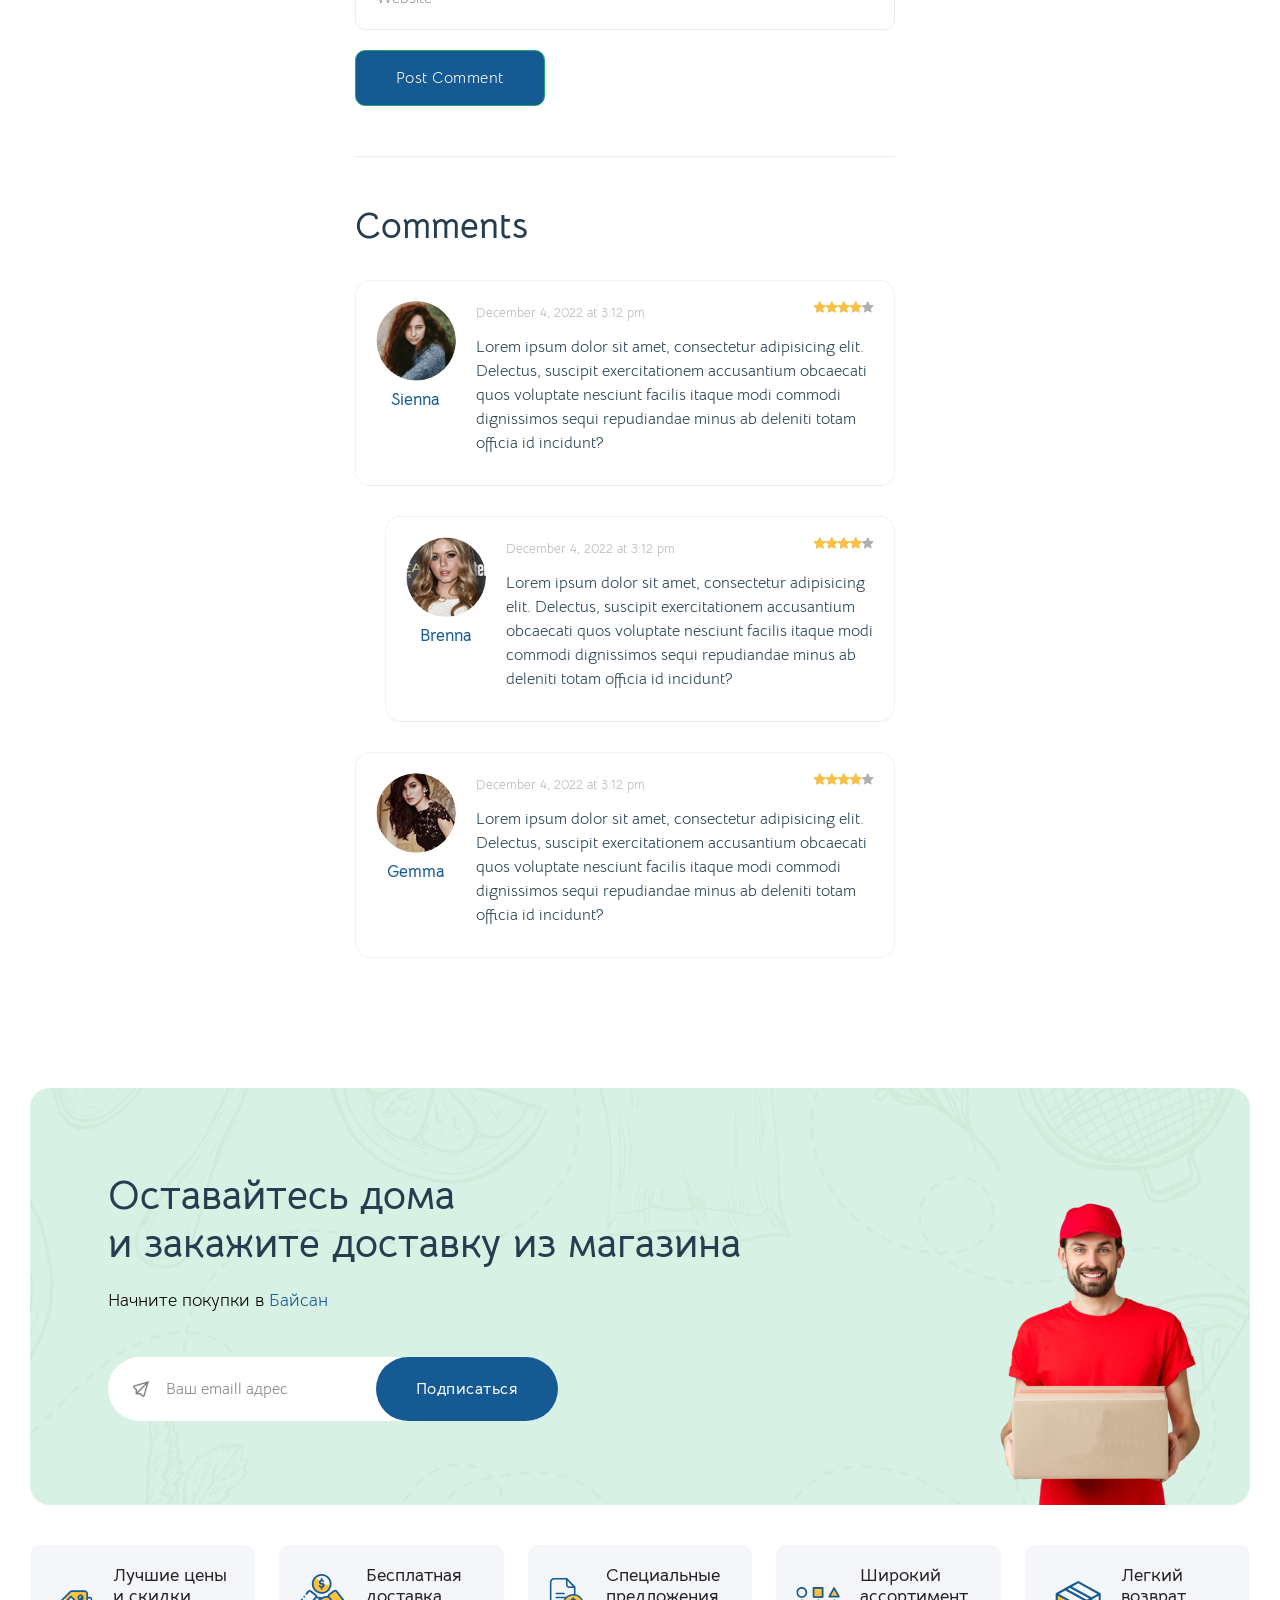
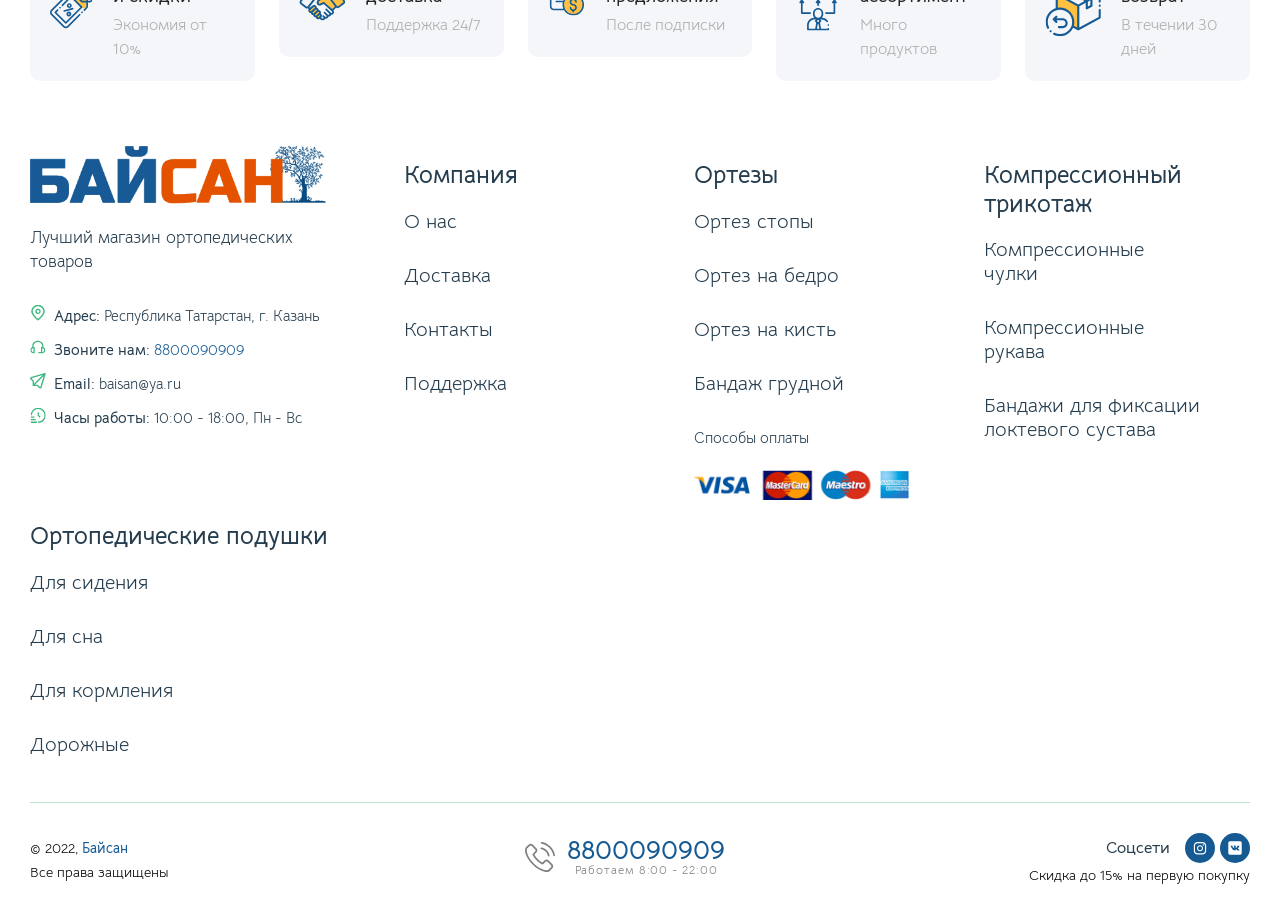
<file: blog-post-fullwidth.html>
﻿<!DOCTYPE html>
<html class="no-js" lang="en">

<head>
    <meta charset="utf-8" />
    <title>Байсан</title>
    <meta http-equiv="x-ua-compatible" content="ie=edge" />
    <meta name="description" content="" />
    <meta name="viewport" content="width=device-width, initial-scale=1" />
    <meta property="og:title" content="" />
    <meta property="og:type" content="" />
    <meta property="og:url" content="" />
    <meta property="og:image" content="" />
    <!-- Favicon -->
    <link rel="shortcut icon" type="image/x-icon" href="assets/imgs/categories-icons/icon_techno.png" />
    <!-- Template CSS -->
    <link rel="stylesheet" href="assets/css/main.css?v=5.6" />
</head>

<body>
    <header class="header-area header-style-1 header-height-2">
        <div class="mobile-promotion">
            <span>Скоро открытие, <strong>скидки до 15%</strong> на все. Только <strong>3 дня</strong> !</span>
        </div>
        <div class="header-middle header-middle-ptb-1 d-none d-lg-block">
            <div class="container">
                <div class="header-wrap">
                    <div class="logo logo-width-1">
                        <a href="index.html"><img src="assets/imgs/logo-new.webp" alt="logo" /></a>
                    </div>
                    <div class="header-right">
                        <div class="search-style-2">
                            <form action="#">
                                <select class="select-active">
                                    <option>Все категории</option>
                                    <option>Ортезы</option>
                                    <option>Изделия для стопы</option>
                                    <option>Реабилитационные тренажеры</option>
                                    <option>Средства после мастэктомии</option>
                                    <option>Домашняя физиотерапия</option>
                                    <option>Компрессионный трикотаж</option>
                                    <option>Ортопедические подушки</option>
                                    <option>Технические средства реабилитации</option>
                                </select>
                                <input type="text" placeholder="Поиск изделий..." />
                            </form>
                        </div>
                        <div class="header-action-right">
                            <div class="header-action-2">
                                <div class="search-location">
                                    <form action="#">
                                        <select class="select-active">
                                            <option>Ваш город</option>
                                            <option>Москва</option>
                                            <option>Казань</option>
                                            <option>Санкт-Петербург</option>
                                            <option>Екатеринбург</option>
                                            <option>Саратов</option>
                                            <option>Нижний Новгород</option>
                                            <option>Воронеж</option>
                                            <option>Сочи</option>
                                            <option>Краснодар</option>
                                        </select>
                                    </form>
                                </div>
                                <div class="header-action-icon-2">
                                    <a href="shop-wishlist.html">
                                        <img class="svgInject" alt="Nest"
                                            src="assets/imgs/theme/icons/icon-heart.svg" />
                                        <span class="pro-count blue">6</span>
                                    </a>
                                    <a href="shop-wishlist.html"><span class="lable">Избранное</span></a>
                                </div>
                                <div class="header-action-icon-2">
                                    <a class="mini-cart-icon" href="shop-cart.html">
                                        <img alt="Nest" src="assets/imgs/theme/icons/icon-cart.svg" />
                                        <span class="pro-count blue">2</span>
                                    </a>
                                    <a href="shop-cart.html"><span class="lable">Корзина</span></a>
                                    <div class="cart-dropdown-wrap cart-dropdown-hm2">
                                        <ul>
                                            <li>
                                                <div class="shopping-cart-img">
                                                    <a href="shop-product-full.html"><img alt="Nest"
                                                            src="assets/imgs/shop/thumbnail-3.jpg" /></a>
                                                </div>
                                                <div class="shopping-cart-title">
                                                    <h4><a href="shop-product-full.html">Изделие</a></h4>
                                                    <h4><span>1 × </span>800.00</h4>
                                                </div>
                                                <div class="shopping-cart-delete">
                                                    <a href="#"><i class="fi-rs-cross-small"></i></a>
                                                </div>
                                            </li>
                                            <li>
                                                <div class="shopping-cart-img">
                                                    <a href="shop-product-full.html"><img alt="Nest"
                                                            src="assets/imgs/shop/thumbnail-2.jpg" /></a>
                                                </div>
                                                <div class="shopping-cart-title">
                                                    <h4><a href="shop-product-full.html">Изделие</a></h4>
                                                    <h4><span>1 × </span>3200.00</h4>
                                                </div>
                                                <div class="shopping-cart-delete">
                                                    <a href="#"><i class="fi-rs-cross-small"></i></a>
                                                </div>
                                            </li>
                                        </ul>
                                        <div class="shopping-cart-footer">
                                            <div class="shopping-cart-total">
                                                <h4>Итог <span>4000.00</span></h4>
                                            </div>
                                            <div class="shopping-cart-button">
                                                <a href="shop-cart.html" class="outline">В корзину</a>
                                                <a href="shop-checkout.html">Купитть</a>
                                            </div>
                                        </div>
                                    </div>
                                </div>
                                <div class="header-action-icon-2">
                                    <a href="page-account.html">
                                        <img class="svgInject" alt="Nest" src="assets/imgs/theme/icons/icon-user.svg" />
                                    </a>
                                    <a href="page-account.html"><span class="lable ml-0">Аккаунт</span></a>
                                    <div class="cart-dropdown-wrap cart-dropdown-hm2 account-dropdown">
                                        <ul>
                                            <li>
                                                <a href="page-account.html"><i class="fi fi-rs-user mr-10"></i>Мой
                                                    аккаунт</a>
                                            </li>
                                            <li>
                                                <a href="shop-wishlist.html"><i
                                                        class="fi fi-rs-heart mr-10"></i>Избранное</a>
                                            </li>
                                            <li>
                                                <a href="page-account.html"><i
                                                        class="fi fi-rs-settings-sliders mr-10"></i>Настройки</a>
                                            </li>
                                            <li>
                                                <a href="page-login.html"><i
                                                        class="fi fi-rs-sign-out mr-10"></i>Выйти</a>
                                            </li>
                                        </ul>
                                    </div>
                                </div>
                            </div>
                        </div>
                    </div>
                </div>
            </div>
        </div>
        <div class="header-bottom header-bottom-bg-color sticky-bar">
            <div class="container">
                <div class="header-wrap header-space-between position-relative">
                    <div class="logo logo-width-1 d-block d-lg-none">
                        <a href="index.html"><img src="assets/imgs/logo-new.webp" alt="logo" /></a>
                    </div>
                    <div class="header-nav d-none d-lg-flex">
                        <div class="main-categori-wrap d-none d-lg-block">
                            <a class="categories-button-active" href="#">
                                <span class="fi-rs-apps"></span> <span class="et">Каталог</span>
                                <i class="fi-rs-angle-down"></i>
                            </a>
                            <div class="categories-dropdown-wrap categories-dropdown-active-large font-heading"
                                id="catalog_container">
                                <div class="catalog">
                                    <div class="menu_box">
                                        <a class="category_name" href="shop-grid-left.html"> <img
                                                src="assets/imgs/categories-icons/icon_niz.png" alt="" />Ортезы нижней
                                            конечности</a>
                                        <a class="category_list" href="shop-grid-left.html">Ортез на всю ногу</a>
                                        <a class="category_list" href="shop-grid-left.html">Ортез на тазобедренный
                                            сустав</a>
                                        <a class="category_list" href="shop-grid-left.html">Ортез на бедро</a>
                                        <a class="category_list" href="shop-grid-left.html">Ортез на коленный сустав</a>
                                        <a class="category_list" href="shop-grid-left.html">Ортез на галеностопный
                                            сустав</a>
                                        <a class="category_list" href="shop-grid-left.html">Ортез на голень</a>
                                        <a class="category_list" href="shop-grid-left.html">Ортез стопы</a>
                                    </div>
                                    <div class="menu_box">
                                        <a class="category_name" href="shop-grid-left.html"> <img
                                                src="assets/imgs/categories-icons/icon_verh.png" alt="" />Ортезы верхней
                                            конечности</a>

                                        <a class="category_list" href="shop-grid-left.html">Ортез на всю руку</a>
                                        <a class="category_list" href="shop-grid-left.html">Ортез на плечевой сустав</a>
                                        <a class="category_list" href="shop-grid-left.html">Ортез на локтевой сустав</a>
                                        <a class="category_list" href="shop-grid-left.html">Ортез лучезапястный
                                            сустав</a>
                                        <a class="category_list" href="shop-grid-left.html">Ортез на кисть</a>
                                        <a class="category_list" href="shop-grid-left.html">Ортез на пальцы</a>
                                    </div>
                                    <div class="menu_box">
                                        <a class="category_name" href="shop-grid-left.html"> <img
                                                src="assets/imgs/categories-icons/icon_ortez.png" alt="" />Ортезы
                                            туловища</a>
                                        <a class="category_list" href="shop-grid-left.html">Ортез на шейный отдел</a>
                                        <a class="category_list" href="shop-grid-left.html">Ортопедический
                                            реклинатор</a>
                                        <a class="category_list" href="shop-grid-left.html">Ортопедический корсет</a>
                                        <a class="category_list" href="shop-grid-left.html">Гиперэкстензионный
                                            корсет</a>
                                        <a class="category_list" href="shop-grid-left.html">Бандаж грудной</a>
                                        <a class="category_list" href="shop-grid-left.html">Грудопоясничный корсет</a>
                                        <a class="category_list" href="shop-grid-left.html">Пояснично-крестцовый
                                            корсет</a>
                                        <a class="category_list" href="shop-grid-left.html">Пояс для беременных</a>
                                        <a class="category_list" href="shop-grid-left.html">Бандаж грыжевой</a>
                                        <a class="category_list" href="shop-grid-left.html">Бандаж паховый</a>
                                        <a class="category_list" href="shop-grid-left.html">Бандаж на брюшную стенку</a>

                                    </div>
                                    <div class="menu_box">
                                        <a class="category_name" href="shop-grid-left.html"> <img
                                                src="assets/imgs/categories-icons/icon_tricotaz.png"
                                                alt="" />Компрессионный трикотаж</a>
                                        <a class="category_list" href="shop-grid-left.html">Чулки</a>
                                        <a class="category_list_level2" href="shop-grid-left.html">Чулки компрессионные
                                            кругловязаные до бедра
                                        </a>
                                        <a class="category_list_level2" href="shop-grid-left.html">Чулки компрессионные
                                            кругловязаные до колена</a>
                                        <a class="category_list" href="shop-grid-left.html">Рукава</a>
                                        <a class="category_list_level2" href="shop-grid-left.html">Рукава компрессионные
                                            кругловязаные</a>
                                        <a class="category_list" href="shop-grid-left.html">Бандажи</a>
                                        <a class="category_list_level2" href="shop-grid-left.html">Для фиксации
                                            голеностопного сустава</a>
                                        <a class="category_list_level2" href="shop-grid-left.html">Для фиксации
                                            коленного сустава</a>
                                        <a class="category_list_level2" href="shop-grid-left.html">Для фиксации
                                            локтевого сустава</a>

                                    </div>
                                    <div class="menu_box">
                                        <a class="category_name" href="shop-grid-left.html"> <img
                                                src="assets/imgs/categories-icons/icon_stopa.png" alt="" />Изделия для
                                            стопы</a>
                                        <a class="category_list" href="shop-grid-left.html">Индивидуальные стельки</a>
                                        <a class="category_list" href="shop-grid-left.html">Ортопедические стельки</a>
                                        <a class="category_list" href="shop-grid-left.html">Подпяточники и пелоты</a>
                                        <a class="category_list" href="shop-grid-left.html">Корректоры</a>

                                    </div>
                                    <div class="menu_box">
                                        <a class="category_name" href="shop-grid-left.html"> <img
                                                src="assets/imgs/categories-icons/icon_reabilitaziya.png"
                                                alt="" />Реабилитационные тренажеры</a>
                                        <a class="category_list" href="shop-grid-left.html">Моторика рук</a>
                                        <a class="category_list" href="shop-grid-left.html">Моторика ног</a>

                                    </div>
                                    <div class="menu_box">
                                        <a class="category_name" href="shop-grid-left.html"> <img
                                                src="assets/imgs/categories-icons/icon_mastectomiya.png"
                                                alt="" />Средства после мастэктомии </a>
                                        <a class="category_list" href="shop-grid-left.html">Бандажи после
                                            мастэктомии</a>
                                        <a class="category_list" href="shop-grid-left.html">Лифы для протезирования
                                            молочной железы</a>
                                        <a class="category_list" href="shop-grid-left.html">Вкладыши для груди</a>

                                    </div>
                                    <div class="menu_box">
                                        <a class="category_name" href="shop-grid-left.html"> <img
                                                src="assets/imgs/categories-icons/icon_phisiotherap.png"
                                                alt="" />Домашняя физиотерапия</a>
                                        <a class="category_list" href="shop-grid-left.html">Медтехника для дома</a>
                                        <a class="category_list" href="shop-grid-left.html">Массажеры</a>
                                        <a class="category_list" href="shop-grid-left.html">Массажные коврики</a>

                                    </div>

                                    <div class="menu_box">
                                        <a class="category_name" href="shop-grid-left.html"> <img
                                                src="assets/imgs/categories-icons/icon_podushka.png"
                                                alt="" />Ортопедические подушки</a>
                                        <a class="category_list" href="shop-grid-left.html">Для сидения</a>
                                        <a class="category_list" href="shop-grid-left.html">Для сна</a>
                                        <a class="category_list" href="shop-grid-left.html">Для беременных</a>
                                        <a class="category_list" href="shop-grid-left.html">Для кормления</a>
                                        <a class="category_list" href="shop-grid-left.html">Дорожные</a>
                                    </div>
                                    <div class="menu_box">
                                        <a class="category_name" href="shop-grid-left.html"> <img
                                                src="assets/imgs/categories-icons/icon_reabilitaziya.png"
                                                alt="" />Средства реабилитации</a>
                                        <a class="category_list" href="shop-grid-left.html">Трости</a>
                                        <a class="category_list" href="shop-grid-left.html">Ходунки</a>
                                        <a class="category_list" href="shop-grid-left.html">Костыли</a>
                                        <a class="category_list" href="shop-grid-left.html">Инвалидные кресла</a>
                                        <a class="category_list" href="shop-grid-left.html">Противопролежневые
                                            системы</a>
                                        <a class="category_list" href="shop-grid-left.html">Скандинавская ходьба</a>
                                    </div>
                                </div>
                            </div>
                        </div>
                        <div class="main-menu main-menu-padding-1 main-menu-lh-2 d-none d-lg-block font-heading">
                            <nav>
                                <ul>
                                    <li style="margin-left: 30px;">
                                        <a href="index.html">Главная</a>
                                    </li>
                                    <li style="margin-left: 30px;">
                                        <a href="page-about.html">О нас</a>
                                    </li>
                                    <li style="margin-left: 30px;">
                                        <a href="shop-grid-left.html">Магазин</a>

                                    </li>


                                    <li style="margin-left: 30px;">
                                        <a href="blog-category-grid.html">Статьи</i></a>
                                    </li>

                                    <li style="margin-left: 30px;">
                                        <a href="page-contact.html">Контакты</a>
                                    </li>
                                </ul>
                            </nav>
                        </div>
                    </div>
                    <div class="hotline d-none d-lg-flex">
                        <img src="assets/imgs/theme/icons/icon-headphone-white.svg" alt="hotline" />
                        <a href="tel:8800090909">
                            <p>8800090909<span>Поддержка 24/7</span></p>
                        </a>
                    </div>
                    <div class="header-action-icon-2 d-block d-lg-none">
                        <div class="burger-icon burger-icon-white">
                            <span class="burger-icon-top"></span>
                            <span class="burger-icon-mid"></span>
                            <span class="burger-icon-bottom"></span>
                        </div>
                    </div>
                    <div class="header-action-right d-block d-lg-none">
                        <div class="header-action-2">
                            <div class="header-action-icon-2">
                                <a href="shop-wishlist.html">
                                    <img alt="Nest" src="assets/imgs/theme/icons/icon-heart.svg" />
                                    <span class="pro-count white">4</span>
                                </a>
                            </div>
                            <div class="header-action-icon-2">
                                <a class="mini-cart-icon" href="#">
                                    <img alt="Nest" src="assets/imgs/theme/icons/icon-cart.svg" />
                                    <span class="pro-count white">2</span>
                                </a>
                                <div class="cart-dropdown-wrap cart-dropdown-hm2">
                                    <ul>
                                        <li>
                                            <div class="shopping-cart-img">
                                                <a href="shop-product-full.html"><img alt="Nest"
                                                        src="assets/imgs/shop/thumbnail-3.jpg" /></a>
                                            </div>
                                            <div class="shopping-cart-title">
                                                <h4><a href="shop-product-full.html">Изделие</a></h4>
                                                <h3><span>1 × </span>800₽</h3>
                                            </div>
                                            <div class="shopping-cart-delete">
                                                <a href="#"><i class="fi-rs-cross-small"></i></a>
                                            </div>
                                        </li>
                                        <li>
                                            <div class="shopping-cart-img">
                                                <a href="shop-product-full.html"><img alt="Nest"
                                                        src="assets/imgs/shop/thumbnail-4.jpg" /></a>
                                            </div>
                                            <div class="shopping-cart-title">
                                                <h4><a href="shop-product-full.html">Другое изделие</a></h4>
                                                <h3><span>1 × </span>3500₽</h3>
                                            </div>
                                            <div class="shopping-cart-delete">
                                                <a href="#"><i class="fi-rs-cross-small"></i></a>
                                            </div>
                                        </li>
                                    </ul>
                                    <div class="shopping-cart-footer">
                                        <div class="shopping-cart-total">
                                            <h4>Всего <span>4300₽</span></h4>
                                        </div>
                                        <div class="shopping-cart-button">
                                            <a href="shop-cart.html">В корзину</a>
                                            <a href="shop-checkout.html">Оформить </a>
                                        </div>
                                    </div>
                                </div>
                            </div>
                        </div>
                    </div>
                </div>
            </div>
        </div>
    </header>
    <div class="mobile-header-active mobile-header-wrapper-style">
        <div class="mobile-header-wrapper-inner">
            <div class="mobile-header-top">
                <div class="mobile-header-logo">
                    <a href="index.html"><img src="assets/imgs/logo-new.webp" alt="logo" /></a>
                </div>
                <div class="mobile-menu-close close-style-wrap close-style-position-inherit">
                    <button class="close-style search-close">
                        <i class="icon-top"></i>
                        <i class="icon-bottom"></i>
                    </button>
                </div>
            </div>
            <div class="mobile-header-content-area">
                <div class="mobile-search search-style-3 mobile-header-border">
                    <form action="#">
                        <input type="text" placeholder="Поиск изделий…" />
                        <button type="submit"><i class="fi-rs-search"></i></button>
                    </form>
                </div>
                <div class="mobile-menu-wrap mobile-header-border">
                    <!-- mobile menu start -->
                    <nav>
                        <ul class="mobile-menu font-heading">
                            <li class="menu-item-has-children">
                                <a href="index.html">Главная</a>
                            </li>
                            <li class="menu-item-has-children">
                                <a href="shop-grid-left.html">Каталог</a>

                            </li>

                            <li class="menu-item-has-children">
                                <a href="#">Меню</a>
                                <ul class="dropdown">
                                    <li class="menu-item-has-children">
                                        <a href="#">Ортезы</a>
                                        <ul class="dropdown">
                                            <li><a href="shop-product-full.html">Нижняя конечность</a></li>
                                            <li><a href="shop-product-full.html">Верхняя конечность</a></li>
                                            <li><a href="shop-product-full.html">Туловище</a></li>
                                        </ul>
                                    </li>
                                    <li class="menu-item-has-children">
                                        <a href="#">Изделия для стопы</a>
                                        <ul class="dropdown">
                                            <li><a href="shop-product-full.html">Индивидуальные стельки</a></li>
                                            <li><a href="shop-product-full.html">Ортопедические стельки</a></li>
                                            <li><a href="shop-product-full.html">Подпяточники и пелоты</a></li>
                                            <li><a href="shop-product-full.html">Корректоры</a></li>
                                        </ul>
                                    </li>
                                    <li class="menu-item-has-children">
                                        <a href="#">Компрессионный трикотаж</a>
                                        <ul class="dropdown">
                                            <li><a href="shop-product-full.html">Чулки</a></li>
                                            <li><a href="shop-product-full.html">Рукава</a></li>
                                            <li><a href="shop-product-full.html">Бандажи</a></li>
                                        </ul>
                                    </li>
                                </ul>
                            </li>
                            <li class="menu-item-has-children">
                                <a href="page-about.html">О нас</a>

                            </li>
                            <li class="menu-item-has-children">
                                <a href="blog-category-fullwidth.html">Статьи</a>

                            </li>

                        </ul>
                    </nav>
                    <!-- mobile menu end -->
                </div>
                <div class="mobile-header-info-wrap">
                    <div class="single-mobile-header-info">
                        <a href="page-contact.html"><i class="fi-rs-marker"></i>Контакты</a>
                    </div>
                    <div class="single-mobile-header-info">
                        <a href="page-login.html"><i class="fi-rs-user"></i>Войти / Зарегистрироваться </a>
                    </div>
                    <div class="single-mobile-header-info">
                        <a href="tel:8800090909"><i class="fi-rs-headphones"></i>8800090909 </a>
                    </div>
                </div>
                <div class="mobile-social-icon mb-50">
                    <h6 class="mb-15">Соцсети</h6>
                    <a href="#"><img src="assets/imgs/theme/icons/icon-facebook-white.svg" alt="" /></a>
                    <a href="#"><img src="assets/imgs/theme/icons/icon-twitter-white.svg" alt="" /></a>
                    <a href="#"><img src="assets/imgs/theme/icons/icon-instagram-white.svg" alt="" /></a>
                    <a href="#"><img src="assets/imgs/theme/icons/icon-vk.svg" alt="" /></a>

                </div>
                <div class="site-copyright">Copyright 2022</div>
            </div>
        </div>
    </div>
    <!--End header-->
    <main class="main">
        <div class="page-content mb-50">
            <div class="container">
                <div class="row">
                    <div class="col-lg-9 m-auto">
                        <div class="single-page pt-50 pr-30">
                            <div class="single-header style-2">
                                <div class="row">
                                    <div class="col-xl-10 col-lg-12 m-auto">
                                        <h6 class="mb-10"><a href="#">Recipes</a></h6>
                                        <h2 class="mb-10">Best smartwatch 2022: the top wearables you can buy today</h2>
                                        <div class="single-header-meta">
                                            <div class="entry-meta meta-1 font-xs mt-15 mb-15">
                                                <a class="author-avatar" href="#">
                                                    <img class="img-circle" src="assets/imgs/blog/author-1.png" alt="">
                                                </a>
                                                <span class="post-by">By <a href="#">Sugar Rosie</a></span>
                                                <span class="post-on has-dot">2 hours ago</span>
                                                <span class="time-reading has-dot">8 mins read</span>
                                            </div>
                                            <div class="social-icons single-share">
                                                <ul class="text-grey-5 d-inline-block">
                                                    <li class="mr-5"><a href="#"><img src="assets/imgs/theme/icons/icon-bookmark.svg" alt=""></a></li>
                                                    <li><a href="#"><img src="assets/imgs/theme/icons/icon-heart-2.svg" alt=""></a></li>
                                                </ul>
                                            </div>
                                        </div>
                                    </div>
                                </div>
                            </div>
                            <figure class="single-thumbnail">
                                <img src="assets/imgs/blog/blog-19.png" alt="">
                            </figure>
                            <div class="single-content">
                                <div class="row">
                                    <div class="col-xl-10 col-lg-12 m-auto">
                                        <p class="single-excerpt">Helping everyone live happier, healthier lives at home through their kitchen. Kitchn is a daily food magazine on the Web celebrating life in the kitchen through home cooking and kitchen intelligence.</p>
                                        <p>We've reviewed and ranked all of the best smartwatches on the market right now, and we've made a definitive list of the top 10 devices you can buy today. One of the 10 picks below may just be your perfect next smartwatch.</p>
                                        <p>Those top-end wearables span from the Apple Watch to Fitbits, Garmin watches to Tizen-sporting Samsung watches. There's also Wear OS which is Google's own wearable operating system in the vein of Apple's watchOS - you’ll see it show up in a lot of these devices.</p>
                                        <h5 class="mt-50">Lorem ipsum dolor sit amet cons</h5>
                                        <p>Throughout our review process, we look at the design, features, battery life, spec, price and more for each smartwatch, rank it against the competition and enter it into the list you'll find below.</p>
                                        <img class="mb-30" src="assets/imgs/blog/blog-21.png" alt="">
                                        <p>Tortor, lobortis semper viverra ac, molestie tortor laoreet amet euismod et diam quis aliquam consequat porttitor integer a nisl, in faucibus nunc et aenean turpis dui dignissim nec scelerisque ullamcorper eu neque, augue quam quis lacus pretium eros est amet turpis nunc in turpis massa et eget facilisis ante molestie penatibus dolor volutpat, porta pellentesque scelerisque at ornare dui tincidunt cras feugiat tempor lectus</p>
                                        <blockquote>
                                            <p>Integer eu faucibus <a href="#">dolor</a><sup><a href="#">[5]</a></sup>. Ut venenatis tincidunt diam elementum imperdiet. Etiam accumsan semper nisl eu congue. Sed aliquam magna erat, ac eleifend lacus rhoncus in.</p>
                                        </blockquote>
                                        <p>Lorem ipsum dolor sit amet, consectetur adipiscing elit. Amet id enim, libero sit. Est donec lobortis cursus amet, cras elementum libero convallis feugiat. Nulla faucibus facilisi tincidunt a arcu, sem donec sed sed. Tincidunt morbi scelerisque lectus non. At leo mauris, vel augue. Facilisi diam consequat amet, commodo lorem nisl, odio malesuada cras. Tempus lectus sed libero viverra ut. Facilisi rhoncus elit sit sit.</p>
                                        <!--Entry bottom-->
                                        <div class="entry-bottom mt-50 mb-30">
                                            <div class="tags w-50 w-sm-100">
                                                <a href="blog-category-big.html" rel="tag" class="hover-up btn btn-sm btn-rounded mr-10">deer</a>
                                                <a href="blog-category-big.html" rel="tag" class="hover-up btn btn-sm btn-rounded mr-10">nature</a>
                                                <a href="blog-category-big.html" rel="tag" class="hover-up btn btn-sm btn-rounded mr-10">conserve</a>
                                            </div>
                                            <div class="social-icons single-share">
                                                <ul class="text-grey-5 d-inline-block">
                                                    <li><strong class="mr-10">Share this:</strong></li>
                                                    <li class="social-facebook"><a href="#"><img src="assets/imgs/theme/icons/icon-facebook.svg" alt=""></a></li>
                                                    <li class="social-twitter"> <a href="#"><img src="assets/imgs/theme/icons/icon-twitter.svg" alt=""></a></li>
                                                    <li class="social-instagram"><a href="#"><img src="assets/imgs/theme/icons/icon-instagram.svg" alt=""></a></li>
                                                    <li class="social-linkedin"><a href="#"><img src="assets/imgs/theme/icons/icon-pinterest.svg" alt=""></a></li>
                                                </ul>
                                            </div>
                                        </div>
                                        <!--Author box-->
                                        <div class="author-bio p-30 mt-50 border-radius-15 bg-white">
                                            <div class="author-image mb-30">
                                                <a href="author.html"><img src="assets/imgs/blog/author-1.png" alt="" class="avatar"></a>
                                                <div class="author-infor">
                                                    <h5 class="mb-5">Barbara Cartland</h5>
                                                    <p class="mb-0 text-muted font-xs">
                                                        <span class="mr-10">306 posts</span>
                                                        <span class="has-dot">Since 2012</span>
                                                    </p>
                                                </div>
                                            </div>
                                            <div class="author-des">
                                                <p>Hi there, I am a veteran food blogger sharing my daily all kinds of healthy and fresh recipes. I find inspiration in nature, on the streets and almost everywhere. Lorem ipsum dolor sit amet, consectetur adipiscing elit. Amet id enim, libero sit. Est donec lobortis cursus amet, cras elementum libero</p>
                                            </div>
                                        </div>
                                        <!--Comment form-->
                                        <div class="comment-form">
                                            <h3 class="mb-15 text-center mb-30">Leave a Comment</h3>
                                            <div class="row">
                                                <div class="col-lg-9 col-md-12  m-auto">
                                                    <form class="form-contact comment_form mb-50" action="#" id="commentForm">
                                                        <div class="row">
                                                            <div class="col-12">
                                                                <div class="form-group">
                                                                    <textarea class="form-control w-100" name="comment" id="comment" cols="30" rows="9" placeholder="Write Comment"></textarea>
                                                                </div>
                                                            </div>
                                                            <div class="col-sm-6">
                                                                <div class="form-group">
                                                                    <input class="form-control" name="name" id="name" type="text" placeholder="Name">
                                                                </div>
                                                            </div>
                                                            <div class="col-sm-6">
                                                                <div class="form-group">
                                                                    <input class="form-control" name="email" id="email" type="email" placeholder="Email">
                                                                </div>
                                                            </div>
                                                            <div class="col-12">
                                                                <div class="form-group">
                                                                    <input class="form-control" name="website" id="website" type="text" placeholder="Website">
                                                                </div>
                                                            </div>
                                                        </div>
                                                        <div class="form-group">
                                                            <button type="submit" class="button button-contactForm">Post Comment</button>
                                                        </div>
                                                    </form>
                                                    <div class="comments-area">
                                                        <h3 class="mb-30">Comments</h3>
                                                        <div class="comment-list   m-auto"">
                                                            <div class=" single-comment justify-content-between d-flex mb-30">
                                                            <div class="user justify-content-between d-flex">
                                                                <div class="thumb text-center">
                                                                    <img src="assets/imgs/blog/author-2.png" alt="">
                                                                    <a href="#" class="font-heading text-brand">Sienna</a>
                                                                </div>
                                                                <div class="desc">
                                                                    <div class="d-flex justify-content-between mb-10">
                                                                        <div class="d-flex align-items-center">
                                                                            <span class="font-xs text-muted">December 4, 2022 at 3:12 pm </span>
                                                                        </div>
                                                                        <div class="product-rate d-inline-block">
                                                                            <div class="product-rating" style="width:80%">
                                                                            </div>
                                                                        </div>
                                                                    </div>
                                                                    <p class="mb-10">Lorem ipsum dolor sit amet, consectetur adipisicing elit. Delectus, suscipit exercitationem accusantium obcaecati quos voluptate nesciunt facilis itaque modi commodi dignissimos sequi repudiandae minus ab deleniti totam officia id incidunt? <a href="#" class="reply">Reply</a></p>
                                                                </div>
                                                            </div>
                                                        </div>
                                                        <div class="single-comment justify-content-between d-flex mb-30 ml-30">
                                                            <div class="user justify-content-between d-flex">
                                                                <div class="thumb text-center">
                                                                    <img src="assets/imgs/blog/author-3.png" alt="">
                                                                    <a href="#" class="font-heading text-brand">Brenna</a>
                                                                </div>
                                                                <div class="desc">
                                                                    <div class="d-flex justify-content-between mb-10">
                                                                        <div class="d-flex align-items-center">
                                                                            <span class="font-xs text-muted">December 4, 2022 at 3:12 pm </span>
                                                                        </div>
                                                                        <div class="product-rate d-inline-block">
                                                                            <div class="product-rating" style="width:80%">
                                                                            </div>
                                                                        </div>
                                                                    </div>
                                                                    <p class="mb-10">Lorem ipsum dolor sit amet, consectetur adipisicing elit. Delectus, suscipit exercitationem accusantium obcaecati quos voluptate nesciunt facilis itaque modi commodi dignissimos sequi repudiandae minus ab deleniti totam officia id incidunt? <a href="#" class="reply">Reply</a></p>
                                                                </div>
                                                            </div>
                                                        </div>
                                                        <div class="single-comment justify-content-between d-flex">
                                                            <div class="user justify-content-between d-flex">
                                                                <div class="thumb text-center">
                                                                    <img src="assets/imgs/blog/author-4.png" alt="">
                                                                    <a href="#" class="font-heading text-brand">Gemma</a>
                                                                </div>
                                                                <div class="desc">
                                                                    <div class="d-flex justify-content-between mb-10">
                                                                        <div class="d-flex align-items-center">
                                                                            <span class="font-xs text-muted">December 4, 2022 at 3:12 pm </span>
                                                                        </div>
                                                                        <div class="product-rate d-inline-block">
                                                                            <div class="product-rating" style="width:80%">
                                                                            </div>
                                                                        </div>
                                                                    </div>
                                                                    <p class="mb-10">Lorem ipsum dolor sit amet, consectetur adipisicing elit. Delectus, suscipit exercitationem accusantium obcaecati quos voluptate nesciunt facilis itaque modi commodi dignissimos sequi repudiandae minus ab deleniti totam officia id incidunt? <a href="#" class="reply">Reply</a></p>
                                                                </div>
                                                            </div>
                                                        </div>
                                                    </div>
                                                </div>
                                            </div>
                                        </div>
                                    </div>
                                </div>
                            </div>
                        </div>
                    </div>
                </div>
            </div>
        </div>
        </div>
    </main>
    <footer class="main">
        <section class="newsletter mb-15 wow animate__animated animate__fadeIn">
            <div class="container">
                <div class="row">
                    <div class="col-lg-12">
                        <div class="position-relative newsletter-inner">
                            <div class="newsletter-content">
                                <h2 class="mb-20">
                                    Оставайтесь дома <br />
                                    и закажите доставку из магазина
                                </h2>
                                <p class="mb-45">Начните покупки в <span class="text-brand">Байсан</span></p>
                                <form class="form-subcriber d-flex">
                                    <input type="email" placeholder="Ваш emaill адрес" />
                                    <button class="btn" type="submit">Подписаться</button>
                                </form>
                            </div>
                            <img src="assets/imgs/banner/banner_2.png" alt="newsletter" />
                        </div>
                    </div>
                </div>
            </div>
        </section>
        <section class="featured section-padding">
            <div class="container">
                <div class="row">
                    <div class="col-lg-1-5 col-md-4 col-12 col-sm-6 mb-md-4 mb-xl-0">
                        <div class="banner-left-icon d-flex align-items-center wow animate__animated animate__fadeInUp"
                            data-wow-delay="0">
                            <div class="banner-icon">
                                <img src="assets/imgs/theme/icons/icon-1.svg" alt="" />
                            </div>
                            <div class="banner-text">
                                <h3 class="icon-box-title">Лучшие цены и скидки</h3>
                                <p>Экономия от 10%</p>
                            </div>
                        </div>
                    </div>
                    <div class="col-lg-1-5 col-md-4 col-12 col-sm-6">
                        <div class="banner-left-icon d-flex align-items-center wow animate__animated animate__fadeInUp"
                            data-wow-delay=".1s">
                            <div class="banner-icon">
                                <img src="assets/imgs/theme/icons/icon-2.svg" alt="" />
                            </div>
                            <div class="banner-text">
                                <h3 class="icon-box-title">Бесплатная доставка</h3>
                                <p>Поддержка 24/7</p>
                            </div>
                        </div>
                    </div>
                    <div class="col-lg-1-5 col-md-4 col-12 col-sm-6">
                        <div class="banner-left-icon d-flex align-items-center wow animate__animated animate__fadeInUp"
                            data-wow-delay=".2s">
                            <div class="banner-icon">
                                <img src="assets/imgs/theme/icons/icon-3.svg" alt="" />
                            </div>
                            <div class="banner-text">
                                <h3 class="icon-box-title">Специальные предложения</h3>
                                <p>После подписки</p>
                            </div>
                        </div>
                    </div>
                    <div class="col-lg-1-5 col-md-4 col-12 col-sm-6">
                        <div class="banner-left-icon d-flex align-items-center wow animate__animated animate__fadeInUp"
                            data-wow-delay=".3s">
                            <div class="banner-icon">
                                <img src="assets/imgs/theme/icons/icon-4.svg" alt="" />
                            </div>
                            <div class="banner-text">
                                <h3 class="icon-box-title">Широкий ассортимент</h3>
                                <p>Много продуктов</p>
                            </div>
                        </div>
                    </div>
                    <div class="col-lg-1-5 col-md-4 col-12 col-sm-6">
                        <div class="banner-left-icon d-flex align-items-center wow animate__animated animate__fadeInUp"
                            data-wow-delay=".4s">
                            <div class="banner-icon">
                                <img src="assets/imgs/theme/icons/icon-5.svg" alt="" />
                            </div>
                            <div class="banner-text">
                                <h3 class="icon-box-title">Легкий возврат</h3>
                                <p>В течении 30 дней</p>
                            </div>
                        </div>
                    </div>
                    <div class="col-lg-1-5 col-md-4 col-12 col-sm-6 d-xl-none">
                        <div class="banner-left-icon d-flex align-items-center wow animate__animated animate__fadeInUp"
                            data-wow-delay=".5s">
                            <div class="banner-icon">
                                <img src="assets/imgs/theme/icons/icon-6.svg" alt="" />
                            </div>
                            <div class="banner-text">
                                <h3 class="icon-box-title">Безопасная доставка</h3>
                                <p>В течении 30 дней</p>
                            </div>
                        </div>
                    </div>
                </div>
            </div>
        </section>
        <section class="section-padding footer-mid">
            <div class="container pt-15 pb-20">
                <div class="row">
                    <div class="col">
                        <div style="margin-right: 50px;"
                            class="widget-about font-md mb-md-3 mb-lg-3 mb-xl-0 wow animate__animated animate__fadeInUp"
                            data-wow-delay="0">
                            <div class="logo mb-30">
                                <a href="index.html" class="mb-15"><img src="assets/imgs/logo.webp" alt="logo" /></a>
                                <p class="font-lg text-heading">Лучший магазин ортопедических товаров</p>
                            </div>
                            <ul class="contact-infor">
                                <li><img src="assets/imgs/theme/icons/icon-location.svg" alt="" /><strong>Адрес:
                                    </strong> <span>Республика Татарстан, г. Казань</span>
                                </li>
                                <li><img src="assets/imgs/theme/icons/icon-contact.svg" alt="" /><strong>Звоните нам:
                                    </strong><a href="tel:8800090909"><span>8800090909</span></a></li>
                                <li><img src="assets/imgs/theme/icons/icon-email-2.svg" alt="" /><strong>Email:
                                    </strong><span>baisan@ya.ru</span></li>
                                <li><img src="assets/imgs/theme/icons/icon-clock.svg" alt="" /><strong>Часы работы:
                                    </strong><span>10:00 - 18:00, Пн - Вс</span></li>
                            </ul>
    
                        </div>
                    </div>
                    <div class="footer-link-widget col wow animate__animated animate__fadeInUp" data-wow-delay=".1s">
                        <h4 class=" widget-title">Компания</h4>
                        <ul class="footer-list mb-sm-5 mb-md-0">
                            <li><a href="index.html">О нас</a></li>
                            <li><a href="#">Доставка</a></li>
                            <li><a href="page-contact.html">Контакты</a></li>
                            <li><a href="#">Поддержка</a></li>
                        </ul>
    
                    </div>
                    <div class="footer-link-widget col wow animate__animated animate__fadeInUp" data-wow-delay=".2s">
                        <h4 class="widget-title">Ортезы</h4>
                        <ul class="footer-list mb-sm-5 mb-md-0">
                            <li><a href="shop-grid-left.html">Ортез стопы</a></li>
                            <li><a href="shop-grid-left.html">Ортез на бедро</a></li>
                            <li><a href="shop-grid-left.html">Ортез на кисть</a></li>
                            <li><a href="shop-grid-left.html">Бандаж грудной</a></li>
                        </ul>
                        <p class="mt-30">Способы оплаты</p>
                        <img class="mt-15" src="assets/imgs/theme/payment-method.png" alt="" />
                    </div>
                    <div class="footer-link-widget col wow animate__animated animate__fadeInUp" data-wow-delay=".4s">
                        <h4 class="widget-title">Компрессионный трикотаж</h4>
                        <ul class="footer-list mb-sm-5 mb-md-0">
                            <li><a href="shop-grid-left.html">Компрессионные чулки</a></li>
                            <li><a href="shop-grid-left.html">Компрессионные рукава</a></li>
                            <li><a href="shop-grid-left.html">Бандажи для фиксации локтевого сустава</a></li>
                        </ul>
                    </div>
                    <div class="footer-link-widget col wow animate__animated animate__fadeInUp" data-wow-delay=".4s">
                        <h4 class="widget-title">Ортопедические подушки</h4>
                        <ul class="footer-list mb-sm-5 mb-md-0">
                            <li><a href="shop-grid-left.html">Для сидения</a></li>
                            <li><a href="shop-grid-left.html">Для сна</a></li>
                            <li><a href="shop-grid-left.html">Для кормления</a></li>
                            <li><a href="shop-grid-left.html">Дорожные</a></li>
                        </ul>
                    </div>
    
                </div>
        </section>
        <div class="container pb-30 wow animate__animated animate__fadeInUp" data-wow-delay="0">
            <div class="row align-items-center">
                <div class="col-12 mb-30">
                    <div class="footer-bottom"></div>
                </div>
                <div class="col-xl-4 col-lg-6 col-md-6">
                    <p class="font-sm mb-0">&copy; 2022, <strong class="text-brand">Байсан</strong><br />Все права
                        защищены</p>
                </div>
                <div class="col-xl-4 col-lg-6 text-center d-none d-xl-block">
                    <div class="hotline d-lg-inline-flex mr-30">
                        <img src="assets/imgs/theme/icons/phone-call.svg" alt="hotline" />
                        <a href="tel:8800090909">
                            <p>8800090909<span>Работаем 8:00 - 22:00</span></p>
                        </a>
                    </div>
    
                </div>
                <div class="col-xl-4 col-lg-6 col-md-6 text-end d-none d-md-block">
                    <div class="mobile-social-icon">
                        <h6>Соцсети</h6>
    
                        <a href="#"><img src="assets/imgs/theme/icons/icon-instagram-white.svg" alt="" /></a>
                        <a href="#"><img src="assets/imgs/theme/icons/icon-vk.svg" alt="" /></a>
                    </div>
                    <p class="font-sm">Скидка до 15% на первую покупку</p>
                </div>
            </div>
        </div>
    </footer>
    <!-- Preloader Start -->
    <div id="preloader-active">
        <div class="preloader d-flex align-items-center justify-content-center">
            <div class="preloader-inner position-relative">
                <div class="text-center">
                    <img class="mb-15" width="220" src="assets/imgs/logo-new.webp" alt="logo" /> </br>
                    <img src="assets/imgs/807.gif" alt="" />
                </div>
            </div>
        </div>
    </div>
    <!-- Vendor JS-->
    <script src="assets/js/vendor/modernizr-3.6.0.min.js"></script>
    <script src="assets/js/vendor/jquery-3.6.0.min.js"></script>
    <script src="assets/js/vendor/jquery-migrate-3.3.0.min.js"></script>
    <script src="assets/js/vendor/bootstrap.bundle.min.js"></script>
    <script src="assets/js/plugins/slick.js"></script>
    <script src="assets/js/plugins/jquery.syotimer.min.js"></script>
    <script src="assets/js/plugins/wow.js"></script>
    <script src="assets/js/plugins/jquery-ui.js"></script>
    <script src="assets/js/plugins/perfect-scrollbar.js"></script>
    <script src="assets/js/plugins/magnific-popup.js"></script>
    <script src="assets/js/plugins/select2.min.js"></script>
    <script src="assets/js/plugins/waypoints.js"></script>
    <script src="assets/js/plugins/counterup.js"></script>
    <script src="assets/js/plugins/jquery.countdown.min.js"></script>
    <script src="assets/js/plugins/images-loaded.js"></script>
    <script src="assets/js/plugins/isotope.js"></script>
    <script src="assets/js/plugins/scrollup.js"></script>
    <script src="assets/js/plugins/jquery.vticker-min.js"></script>
    <script src="assets/js/plugins/jquery.theia.sticky.js"></script>
    <script src="assets/js/plugins/jquery.elevatezoom.js"></script>
    <!-- Template  JS -->
    <script src="./assets/js/main.js?v=5.6"></script>
    <script src="./assets/js/shop.js?v=5.6"></script>
</body>

</html>
</file>
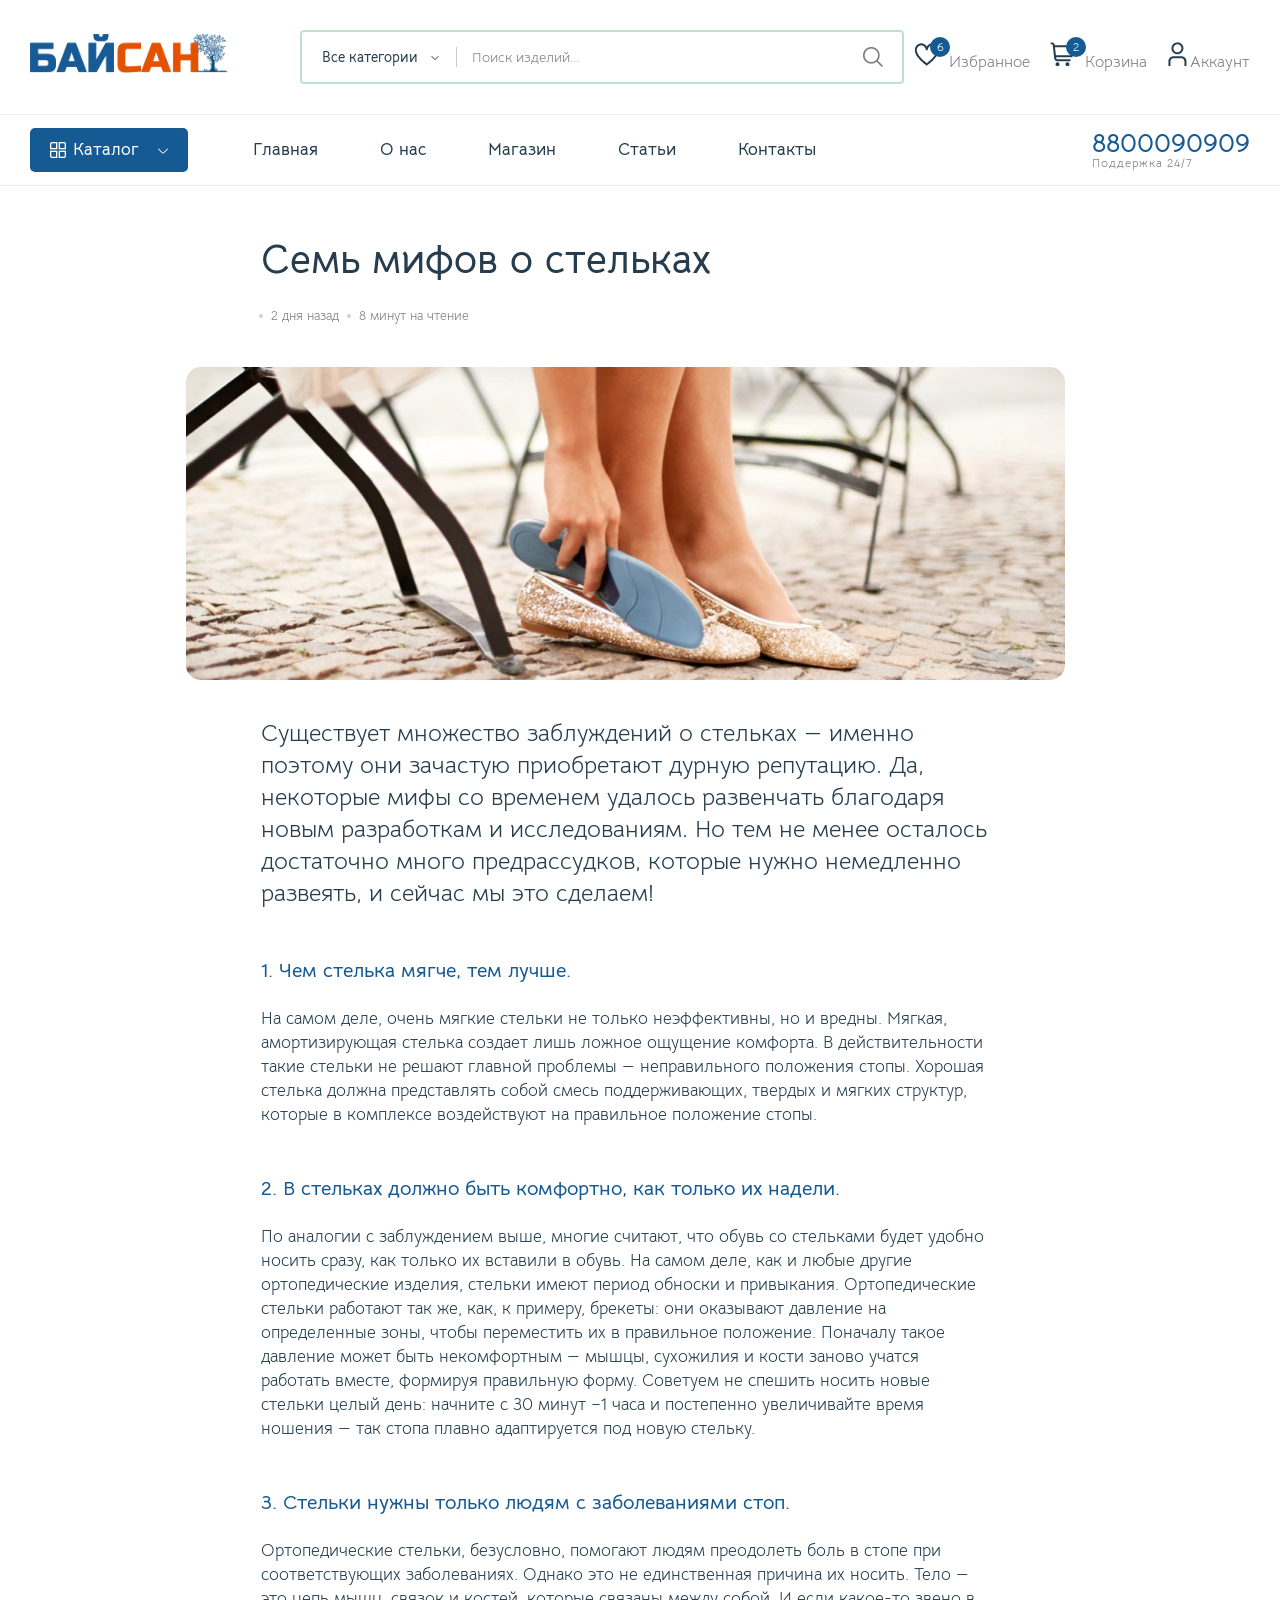
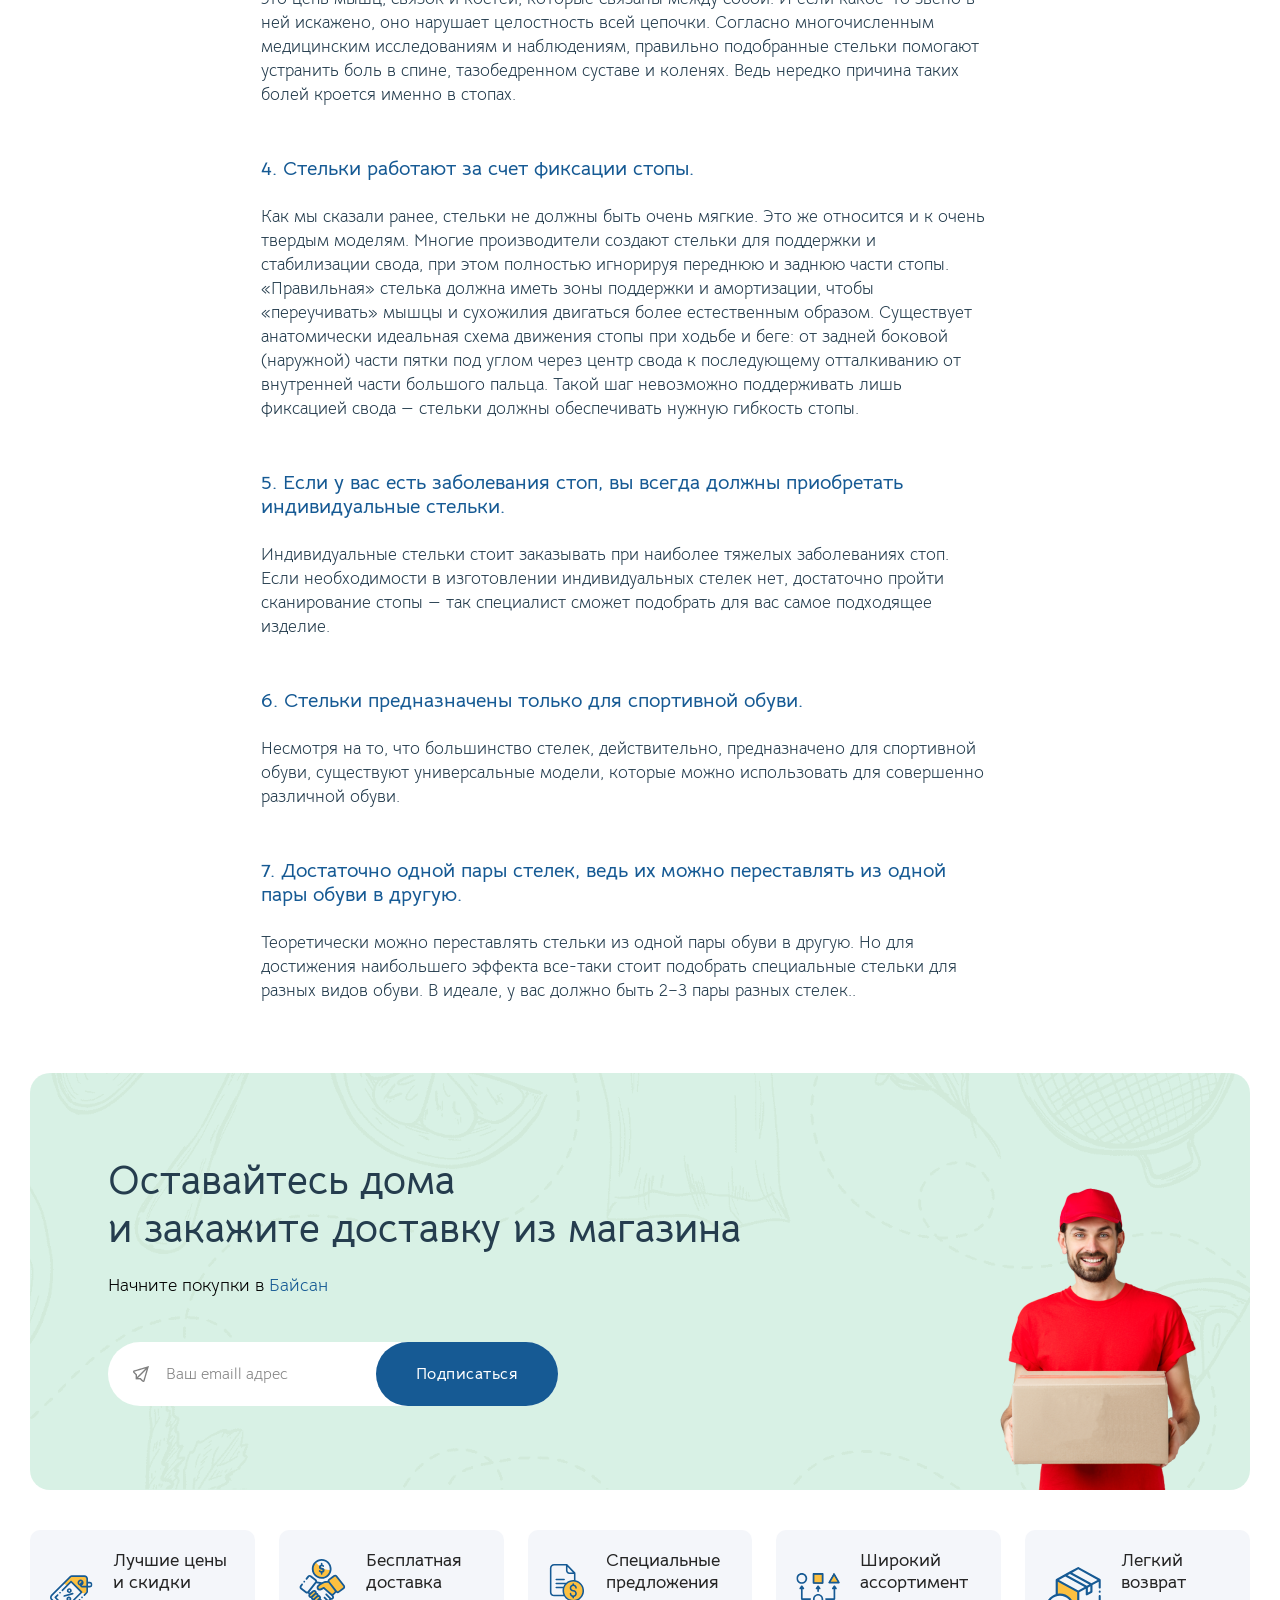
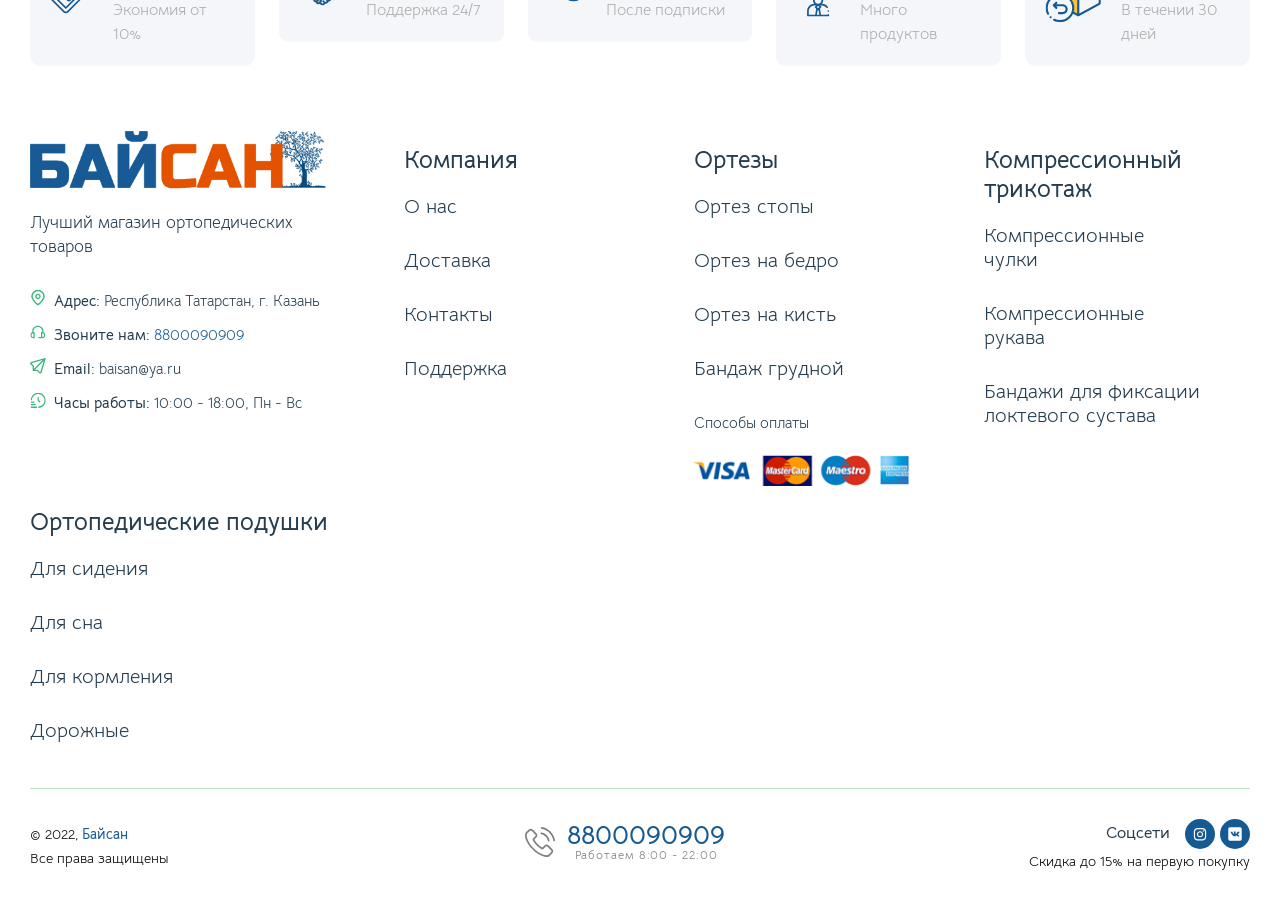
<file: blog-seven.html>
<!DOCTYPE html>
<html class="no-js" lang="en">

<head>
    <meta charset="utf-8" />
    <title>Байсан</title>
    <meta http-equiv="x-ua-compatible" content="ie=edge" />
    <meta name="description" content="" />
    <meta name="viewport" content="width=device-width, initial-scale=1" />
    <meta property="og:title" content="" />
    <meta property="og:type" content="" />
    <meta property="og:url" content="" />
    <meta property="og:image" content="" />
    <!-- Favicon -->
    <link rel="shortcut icon" type="image/x-icon" href="assets/imgs/categories-icons/icon_techno.png" />
    <!-- Template CSS -->
    <link rel="stylesheet" href="assets/css/main.css?v=5.6" />
</head>

<body>
    <header class="header-area header-style-1 header-height-2">
        <div class="mobile-promotion">
            <span>Скоро открытие, <strong>скидки до 15%</strong> на все. Только <strong>3 дня</strong> !</span>
        </div>
        <div class="header-middle header-middle-ptb-1 d-none d-lg-block">
            <div class="container">
                <div class="header-wrap">
                    <div class="logo logo-width-1">
                        <a href="index.html"><img src="assets/imgs/logo-new.webp" alt="logo" /></a>
                    </div>
                    <div class="header-right">
                        <div class="search-style-2">
                            <form action="#">
                                <select class="select-active">
                                    <option>Все категории</option>
                                    <option>Ортезы</option>
                                    <option>Изделия для стопы</option>
                                    <option>Реабилитационные тренажеры</option>
                                    <option>Средства после мастэктомии</option>
                                    <option>Домашняя физиотерапия</option>
                                    <option>Компрессионный трикотаж</option>
                                    <option>Ортопедические подушки</option>
                                    <option>Технические средства реабилитации</option>
                                </select>
                                <input type="text" placeholder="Поиск изделий..." />
                            </form>
                        </div>
                        <div class="header-action-right">
                            <div class="header-action-2">
                                <div class="search-location">
                                    <form action="#">
                                        <select class="select-active">
                                            <option>Ваш город</option>
                                            <option>Москва</option>
                                            <option>Казань</option>
                                            <option>Санкт-Петербург</option>
                                            <option>Екатеринбург</option>
                                            <option>Саратов</option>
                                            <option>Нижний Новгород</option>
                                            <option>Воронеж</option>
                                            <option>Сочи</option>
                                            <option>Краснодар</option>
                                        </select>
                                    </form>
                                </div>
                                <div class="header-action-icon-2">
                                    <a href="shop-wishlist.html">
                                        <img class="svgInject" alt="Nest"
                                            src="assets/imgs/theme/icons/icon-heart.svg" />
                                        <span class="pro-count blue">6</span>
                                    </a>
                                    <a href="shop-wishlist.html"><span class="lable">Избранное</span></a>
                                </div>
                                <div class="header-action-icon-2">
                                    <a class="mini-cart-icon" href="shop-cart.html">
                                        <img alt="Nest" src="assets/imgs/theme/icons/icon-cart.svg" />
                                        <span class="pro-count blue">2</span>
                                    </a>
                                    <a href="shop-cart.html"><span class="lable">Корзина</span></a>
                                    <div class="cart-dropdown-wrap cart-dropdown-hm2">
                                        <ul>
                                            <li>
                                                <div class="shopping-cart-img">
                                                    <a href="shop-product-full.html"><img alt="Nest"
                                                            src="assets/imgs/shop/thumbnail-3.jpg" /></a>
                                                </div>
                                                <div class="shopping-cart-title">
                                                    <h4><a href="shop-product-full.html">Изделие</a></h4>
                                                    <h4><span>1 × </span>800.00</h4>
                                                </div>
                                                <div class="shopping-cart-delete">
                                                    <a href="#"><i class="fi-rs-cross-small"></i></a>
                                                </div>
                                            </li>
                                            <li>
                                                <div class="shopping-cart-img">
                                                    <a href="shop-product-full.html"><img alt="Nest"
                                                            src="assets/imgs/shop/thumbnail-2.jpg" /></a>
                                                </div>
                                                <div class="shopping-cart-title">
                                                    <h4><a href="shop-product-full.html">Изделие</a></h4>
                                                    <h4><span>1 × </span>3200.00</h4>
                                                </div>
                                                <div class="shopping-cart-delete">
                                                    <a href="#"><i class="fi-rs-cross-small"></i></a>
                                                </div>
                                            </li>
                                        </ul>
                                        <div class="shopping-cart-footer">
                                            <div class="shopping-cart-total">
                                                <h4>Итог <span>4000.00</span></h4>
                                            </div>
                                            <div class="shopping-cart-button">
                                                <a href="shop-cart.html" class="outline">В корзину</a>
                                                <a href="shop-checkout.html">Купитть</a>
                                            </div>
                                        </div>
                                    </div>
                                </div>
                                <div class="header-action-icon-2">
                                    <a href="page-account.html">
                                        <img class="svgInject" alt="Nest" src="assets/imgs/theme/icons/icon-user.svg" />
                                    </a>
                                    <a href="page-account.html"><span class="lable ml-0">Аккаунт</span></a>
                                    <div class="cart-dropdown-wrap cart-dropdown-hm2 account-dropdown">
                                        <ul>
                                            <li>
                                                <a href="page-account.html"><i class="fi fi-rs-user mr-10"></i>Мой
                                                    аккаунт</a>
                                            </li>
                                            <li>
                                                <a href="shop-wishlist.html"><i
                                                        class="fi fi-rs-heart mr-10"></i>Избранное</a>
                                            </li>
                                            <li>
                                                <a href="page-account.html"><i
                                                        class="fi fi-rs-settings-sliders mr-10"></i>Настройки</a>
                                            </li>
                                            <li>
                                                <a href="page-login.html"><i
                                                        class="fi fi-rs-sign-out mr-10"></i>Выйти</a>
                                            </li>
                                        </ul>
                                    </div>
                                </div>
                            </div>
                        </div>
                    </div>
                </div>
            </div>
        </div>
        <div class="header-bottom header-bottom-bg-color sticky-bar">
            <div class="container">
                <div class="header-wrap header-space-between position-relative">
                    <div class="logo logo-width-1 d-block d-lg-none">
                        <a href="index.html"><img src="assets/imgs/logo-new.webp" alt="logo" /></a>
                    </div>
                    <div class="header-nav d-none d-lg-flex">
                        <div class="main-categori-wrap d-none d-lg-block">
                            <a class="categories-button-active" href="#">
                                <span class="fi-rs-apps"></span> <span class="et">Каталог</span>
                                <i class="fi-rs-angle-down"></i>
                            </a>
                            <div class="categories-dropdown-wrap categories-dropdown-active-large font-heading"
                                id="catalog_container">
                                <div class="catalog">
                                    <div class="menu_box">
                                        <a class="category_name" href="shop-grid-left.html"> <img
                                                src="assets/imgs/categories-icons/icon_niz.png" alt="" />Ортезы нижней
                                            конечности</a>
                                        <a class="category_list" href="shop-grid-left.html">Ортез на всю ногу</a>
                                        <a class="category_list" href="shop-grid-left.html">Ортез на тазобедренный
                                            сустав</a>
                                        <a class="category_list" href="shop-grid-left.html">Ортез на бедро</a>
                                        <a class="category_list" href="shop-grid-left.html">Ортез на коленный сустав</a>
                                        <a class="category_list" href="shop-grid-left.html">Ортез на галеностопный
                                            сустав</a>
                                        <a class="category_list" href="shop-grid-left.html">Ортез на голень</a>
                                        <a class="category_list" href="shop-grid-left.html">Ортез стопы</a>
                                    </div>
                                    <div class="menu_box">
                                        <a class="category_name" href="shop-grid-left.html"> <img
                                                src="assets/imgs/categories-icons/icon_verh.png" alt="" />Ортезы верхней
                                            конечности</a>

                                        <a class="category_list" href="shop-grid-left.html">Ортез на всю руку</a>
                                        <a class="category_list" href="shop-grid-left.html">Ортез на плечевой сустав</a>
                                        <a class="category_list" href="shop-grid-left.html">Ортез на локтевой сустав</a>
                                        <a class="category_list" href="shop-grid-left.html">Ортез лучезапястный
                                            сустав</a>
                                        <a class="category_list" href="shop-grid-left.html">Ортез на кисть</a>
                                        <a class="category_list" href="shop-grid-left.html">Ортез на пальцы</a>
                                    </div>
                                    <div class="menu_box">
                                        <a class="category_name" href="shop-grid-left.html"> <img
                                                src="assets/imgs/categories-icons/icon_ortez.png" alt="" />Ортезы
                                            туловища</a>
                                        <a class="category_list" href="shop-grid-left.html">Ортез на шейный отдел</a>
                                        <a class="category_list" href="shop-grid-left.html">Ортопедический
                                            реклинатор</a>
                                        <a class="category_list" href="shop-grid-left.html">Ортопедический корсет</a>
                                        <a class="category_list" href="shop-grid-left.html">Гиперэкстензионный
                                            корсет</a>
                                        <a class="category_list" href="shop-grid-left.html">Бандаж грудной</a>
                                        <a class="category_list" href="shop-grid-left.html">Грудопоясничный корсет</a>
                                        <a class="category_list" href="shop-grid-left.html">Пояснично-крестцовый
                                            корсет</a>
                                        <a class="category_list" href="shop-grid-left.html">Пояс для беременных</a>
                                        <a class="category_list" href="shop-grid-left.html">Бандаж грыжевой</a>
                                        <a class="category_list" href="shop-grid-left.html">Бандаж паховый</a>
                                        <a class="category_list" href="shop-grid-left.html">Бандаж на брюшную стенку</a>

                                    </div>
                                    <div class="menu_box">
                                        <a class="category_name" href="shop-grid-left.html"> <img
                                                src="assets/imgs/categories-icons/icon_tricotaz.png"
                                                alt="" />Компрессионный трикотаж</a>
                                        <a class="category_list" href="shop-grid-left.html">Чулки</a>
                                        <a class="category_list_level2" href="shop-grid-left.html">Чулки компрессионные
                                            кругловязаные до бедра
                                        </a>
                                        <a class="category_list_level2" href="shop-grid-left.html">Чулки компрессионные
                                            кругловязаные до колена</a>
                                        <a class="category_list" href="shop-grid-left.html">Рукава</a>
                                        <a class="category_list_level2" href="shop-grid-left.html">Рукава компрессионные
                                            кругловязаные</a>
                                        <a class="category_list" href="shop-grid-left.html">Бандажи</a>
                                        <a class="category_list_level2" href="shop-grid-left.html">Для фиксации
                                            голеностопного сустава</a>
                                        <a class="category_list_level2" href="shop-grid-left.html">Для фиксации
                                            коленного сустава</a>
                                        <a class="category_list_level2" href="shop-grid-left.html">Для фиксации
                                            локтевого сустава</a>

                                    </div>
                                    <div class="menu_box">
                                        <a class="category_name" href="shop-grid-left.html"> <img
                                                src="assets/imgs/categories-icons/icon_stopa.png" alt="" />Изделия для
                                            стопы</a>
                                        <a class="category_list" href="shop-grid-left.html">Индивидуальные стельки</a>
                                        <a class="category_list" href="shop-grid-left.html">Ортопедические стельки</a>
                                        <a class="category_list" href="shop-grid-left.html">Подпяточники и пелоты</a>
                                        <a class="category_list" href="shop-grid-left.html">Корректоры</a>

                                    </div>
                                    <div class="menu_box">
                                        <a class="category_name" href="shop-grid-left.html"> <img
                                                src="assets/imgs/categories-icons/icon_reabilitaziya.png"
                                                alt="" />Реабилитационные тренажеры</a>
                                        <a class="category_list" href="shop-grid-left.html">Моторика рук</a>
                                        <a class="category_list" href="shop-grid-left.html">Моторика ног</a>

                                    </div>
                                    <div class="menu_box">
                                        <a class="category_name" href="shop-grid-left.html"> <img
                                                src="assets/imgs/categories-icons/icon_mastectomiya.png"
                                                alt="" />Средства после мастэктомии </a>
                                        <a class="category_list" href="shop-grid-left.html">Бандажи после
                                            мастэктомии</a>
                                        <a class="category_list" href="shop-grid-left.html">Лифы для протезирования
                                            молочной железы</a>
                                        <a class="category_list" href="shop-grid-left.html">Вкладыши для груди</a>

                                    </div>
                                    <div class="menu_box">
                                        <a class="category_name" href="shop-grid-left.html"> <img
                                                src="assets/imgs/categories-icons/icon_phisiotherap.png"
                                                alt="" />Домашняя физиотерапия</a>
                                        <a class="category_list" href="shop-grid-left.html">Медтехника для дома</a>
                                        <a class="category_list" href="shop-grid-left.html">Массажеры</a>
                                        <a class="category_list" href="shop-grid-left.html">Массажные коврики</a>

                                    </div>

                                    <div class="menu_box">
                                        <a class="category_name" href="shop-grid-left.html"> <img
                                                src="assets/imgs/categories-icons/icon_podushka.png"
                                                alt="" />Ортопедические подушки</a>
                                        <a class="category_list" href="shop-grid-left.html">Для сидения</a>
                                        <a class="category_list" href="shop-grid-left.html">Для сна</a>
                                        <a class="category_list" href="shop-grid-left.html">Для беременных</a>
                                        <a class="category_list" href="shop-grid-left.html">Для кормления</a>
                                        <a class="category_list" href="shop-grid-left.html">Дорожные</a>
                                    </div>
                                    <div class="menu_box">
                                        <a class="category_name" href="shop-grid-left.html"> <img
                                                src="assets/imgs/categories-icons/icon_reabilitaziya.png"
                                                alt="" />Средства реабилитации</a>
                                        <a class="category_list" href="shop-grid-left.html">Трости</a>
                                        <a class="category_list" href="shop-grid-left.html">Ходунки</a>
                                        <a class="category_list" href="shop-grid-left.html">Костыли</a>
                                        <a class="category_list" href="shop-grid-left.html">Инвалидные кресла</a>
                                        <a class="category_list" href="shop-grid-left.html">Противопролежневые
                                            системы</a>
                                        <a class="category_list" href="shop-grid-left.html">Скандинавская ходьба</a>
                                    </div>
                                </div>
                            </div>
                        </div>
                        <div class="main-menu main-menu-padding-1 main-menu-lh-2 d-none d-lg-block font-heading">
                            <nav>
                                <ul>
                                    <li style="margin-left: 30px;">
                                        <a href="index.html">Главная</a>
                                    </li>
                                    <li style="margin-left: 30px;">
                                        <a href="page-about.html">О нас</a>
                                    </li>
                                    <li style="margin-left: 30px;">
                                        <a href="shop-grid-left.html">Магазин</a>

                                    </li>


                                    <li style="margin-left: 30px;">
                                        <a href="blog-category-grid.html">Статьи</i></a>
                                    </li>

                                    <li style="margin-left: 30px;">
                                        <a href="page-contact.html">Контакты</a>
                                    </li>
                                </ul>
                            </nav>
                        </div>
                    </div>
                    <div class="hotline d-none d-lg-flex">
                        <img src="assets/imgs/theme/icons/icon-headphone-white.svg" alt="hotline" />
                        <a href="tel:8800090909">
                            <p>8800090909<span>Поддержка 24/7</span></p>
                        </a>
                    </div>
                    <div class="header-action-icon-2 d-block d-lg-none">
                        <div class="burger-icon burger-icon-white">
                            <span class="burger-icon-top"></span>
                            <span class="burger-icon-mid"></span>
                            <span class="burger-icon-bottom"></span>
                        </div>
                    </div>
                    <div class="header-action-right d-block d-lg-none">
                        <div class="header-action-2">
                            <div class="header-action-icon-2">
                                <a href="shop-wishlist.html">
                                    <img alt="Nest" src="assets/imgs/theme/icons/icon-heart.svg" />
                                    <span class="pro-count white">4</span>
                                </a>
                            </div>
                            <div class="header-action-icon-2">
                                <a class="mini-cart-icon" href="#">
                                    <img alt="Nest" src="assets/imgs/theme/icons/icon-cart.svg" />
                                    <span class="pro-count white">2</span>
                                </a>
                                <div class="cart-dropdown-wrap cart-dropdown-hm2">
                                    <ul>
                                        <li>
                                            <div class="shopping-cart-img">
                                                <a href="shop-product-full.html"><img alt="Nest"
                                                        src="assets/imgs/shop/thumbnail-3.jpg" /></a>
                                            </div>
                                            <div class="shopping-cart-title">
                                                <h4><a href="shop-product-full.html">Изделие</a></h4>
                                                <h3><span>1 × </span>800₽</h3>
                                            </div>
                                            <div class="shopping-cart-delete">
                                                <a href="#"><i class="fi-rs-cross-small"></i></a>
                                            </div>
                                        </li>
                                        <li>
                                            <div class="shopping-cart-img">
                                                <a href="shop-product-full.html"><img alt="Nest"
                                                        src="assets/imgs/shop/thumbnail-4.jpg" /></a>
                                            </div>
                                            <div class="shopping-cart-title">
                                                <h4><a href="shop-product-full.html">Другое изделие</a></h4>
                                                <h3><span>1 × </span>3500₽</h3>
                                            </div>
                                            <div class="shopping-cart-delete">
                                                <a href="#"><i class="fi-rs-cross-small"></i></a>
                                            </div>
                                        </li>
                                    </ul>
                                    <div class="shopping-cart-footer">
                                        <div class="shopping-cart-total">
                                            <h4>Всего <span>4300₽</span></h4>
                                        </div>
                                        <div class="shopping-cart-button">
                                            <a href="shop-cart.html">В корзину</a>
                                            <a href="shop-checkout.html">Оформить </a>
                                        </div>
                                    </div>
                                </div>
                            </div>
                        </div>
                    </div>
                </div>
            </div>
        </div>
    </header>
    <div class="mobile-header-active mobile-header-wrapper-style">
        <div class="mobile-header-wrapper-inner">
            <div class="mobile-header-top">
                <div class="mobile-header-logo">
                    <a href="index.html"><img src="assets/imgs/logo-new.webp" alt="logo" /></a>
                </div>
                <div class="mobile-menu-close close-style-wrap close-style-position-inherit">
                    <button class="close-style search-close">
                        <i class="icon-top"></i>
                        <i class="icon-bottom"></i>
                    </button>
                </div>
            </div>
            <div class="mobile-header-content-area">
                <div class="mobile-search search-style-3 mobile-header-border">
                    <form action="#">
                        <input type="text" placeholder="Поиск изделий…" />
                        <button type="submit"><i class="fi-rs-search"></i></button>
                    </form>
                </div>
                <div class="mobile-menu-wrap mobile-header-border">
                    <!-- mobile menu start -->
                    <nav>
                        <ul class="mobile-menu font-heading">
                            <li class="menu-item-has-children">
                                <a href="index.html">Главная</a>
                            </li>
                            <li class="menu-item-has-children">
                                <a href="shop-grid-left.html">Каталог</a>

                            </li>

                            <li class="menu-item-has-children">
                                <a href="#">Меню</a>
                                <ul class="dropdown">
                                    <li class="menu-item-has-children">
                                        <a href="#">Ортезы</a>
                                        <ul class="dropdown">
                                            <li><a href="shop-product-full.html">Нижняя конечность</a></li>
                                            <li><a href="shop-product-full.html">Верхняя конечность</a></li>
                                            <li><a href="shop-product-full.html">Туловище</a></li>
                                        </ul>
                                    </li>
                                    <li class="menu-item-has-children">
                                        <a href="#">Изделия для стопы</a>
                                        <ul class="dropdown">
                                            <li><a href="shop-product-full.html">Индивидуальные стельки</a></li>
                                            <li><a href="shop-product-full.html">Ортопедические стельки</a></li>
                                            <li><a href="shop-product-full.html">Подпяточники и пелоты</a></li>
                                            <li><a href="shop-product-full.html">Корректоры</a></li>
                                        </ul>
                                    </li>
                                    <li class="menu-item-has-children">
                                        <a href="#">Компрессионный трикотаж</a>
                                        <ul class="dropdown">
                                            <li><a href="shop-product-full.html">Чулки</a></li>
                                            <li><a href="shop-product-full.html">Рукава</a></li>
                                            <li><a href="shop-product-full.html">Бандажи</a></li>
                                        </ul>
                                    </li>
                                </ul>
                            </li>
                            <li class="menu-item-has-children">
                                <a href="page-about.html">О нас</a>

                            </li>
                            <li class="menu-item-has-children">
                                <a href="blog-category-fullwidth.html">Статьи</a>

                            </li>

                        </ul>
                    </nav>
                    <!-- mobile menu end -->
                </div>
                <div class="mobile-header-info-wrap">
                    <div class="single-mobile-header-info">
                        <a href="page-contact.html"><i class="fi-rs-marker"></i>Контакты</a>
                    </div>
                    <div class="single-mobile-header-info">
                        <a href="page-login.html"><i class="fi-rs-user"></i>Войти / Зарегистрироваться </a>
                    </div>
                    <div class="single-mobile-header-info">
                        <a href="tel:8800090909"><i class="fi-rs-headphones"></i>8800090909 </a>
                    </div>
                </div>
                <div class="mobile-social-icon mb-50">
                    <h6 class="mb-15">Соцсети</h6>
                    <a href="#"><img src="assets/imgs/theme/icons/icon-facebook-white.svg" alt="" /></a>
                    <a href="#"><img src="assets/imgs/theme/icons/icon-twitter-white.svg" alt="" /></a>
                    <a href="#"><img src="assets/imgs/theme/icons/icon-instagram-white.svg" alt="" /></a>
                    <a href="#"><img src="assets/imgs/theme/icons/icon-vk.svg" alt="" /></a>

                </div>
                <div class="site-copyright">Copyright 2022</div>
            </div>
        </div>
    </div>
    <!--End header-->
    <main class="main">
        <div class="page-content mb-50">
            <div class="container">
                <div class="row">
                    <div class="col-lg-9 m-auto">
                        <div class="single-page pt-50 pr-30">
                            <div class="single-header style-2">
                                <div class="row">
                                    <div class="col-xl-10 col-lg-12 m-auto">

                                        <h2 class="mb-10">Семь мифов о стельках</h2>
                                        <div class="single-header-meta">
                                            <div class="entry-meta meta-1 font-xs mt-15 mb-15">

                                                <span class="post-on has-dot">2 дня назад</span>
                                                <span class="time-reading has-dot">8 минут на чтение</span>
                                            </div>

                                        </div>
                                    </div>
                                </div>
                            </div>
                            <figure class="single-thumbnail">
                                <img src="assets/imgs/blog/blog_image_one.webp" alt="">
                            </figure>
                            <div class="single-content">
                                <div class="row">
                                    <div class="col-xl-10 col-lg-12 m-auto">
                                        <p class="single-excerpt">Существует множество заблуждений о стельках — именно поэтому они зачастую приобретают дурную репутацию. Да, некоторые
                                        мифы со временем удалось развенчать благодаря новым разработкам и исследованиям. Но тем не менее осталось достаточно
                                        много предрассудков, которые нужно немедленно развеять, и сейчас мы это сделаем!</p>
                                        <h5 class="mt-50" style="color: #165a94;">1. Чем стелька мягче, тем лучше.</h5>
                                        <p>На самом деле, очень мягкие стельки не только неэффективны, но и вредны. Мягкая, амортизирующая стелька создает лишь
                                        ложное ощущение комфорта. В действительности такие стельки не решают главной проблемы — неправильного положения стопы.
                                        
                                        Хорошая стелька должна представлять собой смесь поддерживающих, твердых и мягких структур, которые в комплексе
                                        воздействуют на правильное положение стопы.</p>
                                        <h5 class="mt-50" style="color: #165a94;">2. В стельках должно быть комфортно, как только их надели.</h5>
                                        <p>По аналогии с заблуждением выше, многие считают, что обувь со стельками будет удобно носить сразу, как только их
                                        вставили в обувь. На самом деле, как и любые другие ортопедические изделия, стельки имеют период обноски и привыкания.
                                        
                                        Ортопедические стельки работают так же, как, к примеру, брекеты: они оказывают давление на определенные зоны, чтобы
                                        переместить их в правильное положение. Поначалу такое давление может быть некомфортным — мышцы, сухожилия и кости заново
                                        учатся работать вместе, формируя правильную форму.
                                        
                                        Советуем не спешить носить новые стельки целый день: начните с 30 минут –1 часа и постепенно увеличивайте время ношения
                                        — так стопа плавно адаптируется под новую стельку.</p>
                                        <h5 class="mt-50" style="color: #165a94;">3. Стельки нужны только людям с заболеваниями стоп.</h5>
                                        <p>Ортопедические стельки, безусловно, помогают людям преодолеть боль в стопе при соответствующих заболеваниях. Однако это
                                        не единственная причина их носить.
                                        
                                        Тело — это цепь мышц, связок и костей, которые связаны между собой. И если какое-то звено в ней искажено, оно нарушает
                                        целостность всей цепочки.
                                        
                                        Согласно многочисленным медицинским исследованиям и наблюдениям, правильно подобранные стельки помогают устранить боль в
                                        спине, тазобедренном суставе и коленях. Ведь нередко причина таких болей кроется именно в стопах.</p>
                                        <h5 class="mt-50" style="color: #165a94;">4. Стельки работают за счет фиксации стопы.</h5>
                                        <p>Как мы сказали ранее, стельки не должны быть очень мягкие. Это же относится и к очень твердым моделям. Многие
                                        производители создают стельки для поддержки и стабилизации свода, при этом полностью игнорируя переднюю и заднюю части
                                        стопы. «Правильная» стелька должна иметь зоны поддержки и амортизации, чтобы «переучивать» мышцы и сухожилия двигаться
                                        более естественным образом.
                                        
                                        Существует анатомически идеальная схема движения стопы при ходьбе и беге: от задней боковой (наружной) части пятки под
                                        углом через центр свода к последующему отталкиванию от внутренней части большого пальца. Такой шаг невозможно
                                        поддерживать лишь фиксацией свода — стельки должны обеспечивать нужную гибкость стопы.</p>
                                        <h5 class="mt-50" style="color: #165a94;">5. Если у вас есть заболевания стоп, вы всегда должны приобретать индивидуальные стельки.</h5>
                                        <p>Индивидуальные стельки стоит заказывать при наиболее тяжелых заболеваниях стоп. Если необходимости в изготовлении
                                        индивидуальных стелек нет, достаточно пройти сканирование стопы — так специалист сможет подобрать для вас самое
                                        подходящее изделие.</p>
                                        <h5 class="mt-50" style="color: #165a94;">6. Стельки предназначены только для спортивной обуви.</h5>
                                        <p>Несмотря на то, что большинство стелек, действительно, предназначено для спортивной обуви, существуют универсальные
                                        модели, которые можно использовать для совершенно различной обуви. </p>
                                        <h5 class="mt-50" style="color: #165a94;">7. Достаточно одной пары стелек, ведь их можно переставлять из одной пары обуви в другую.</h5>
                                        <p>Теоретически можно переставлять стельки из одной пары обуви в другую. 
                                        Но для достижения наибольшего эффекта все-таки стоит подобрать специальные стельки для разных видов обуви. В идеале, у
                                        вас должно быть 2–3 пары разных стелек..</p>


                                    </div>
                                </div>
                            </div>
                        </div>
                    </div>
                </div>
            </div>
        </div>
    </main>
    <footer class="main">
        <section class="newsletter mb-15 wow animate__animated animate__fadeIn">
            <div class="container">
                <div class="row">
                    <div class="col-lg-12">
                        <div class="position-relative newsletter-inner">
                            <div class="newsletter-content">
                                <h2 class="mb-20">
                                    Оставайтесь дома <br />
                                    и закажите доставку из магазина
                                </h2>
                                <p class="mb-45">Начните покупки в <span class="text-brand">Байсан</span></p>
                                <form class="form-subcriber d-flex">
                                    <input type="email" placeholder="Ваш emaill адрес" />
                                    <button class="btn" type="submit">Подписаться</button>
                                </form>
                            </div>
                            <img src="assets/imgs/banner/banner_2.png" alt="newsletter" />
                        </div>
                    </div>
                </div>
            </div>
        </section>
        <section class="featured section-padding">
            <div class="container">
                <div class="row">
                    <div class="col-lg-1-5 col-md-4 col-12 col-sm-6 mb-md-4 mb-xl-0">
                        <div class="banner-left-icon d-flex align-items-center wow animate__animated animate__fadeInUp"
                            data-wow-delay="0">
                            <div class="banner-icon">
                                <img src="assets/imgs/theme/icons/icon-1.svg" alt="" />
                            </div>
                            <div class="banner-text">
                                <h3 class="icon-box-title">Лучшие цены и скидки</h3>
                                <p>Экономия от 10%</p>
                            </div>
                        </div>
                    </div>
                    <div class="col-lg-1-5 col-md-4 col-12 col-sm-6">
                        <div class="banner-left-icon d-flex align-items-center wow animate__animated animate__fadeInUp"
                            data-wow-delay=".1s">
                            <div class="banner-icon">
                                <img src="assets/imgs/theme/icons/icon-2.svg" alt="" />
                            </div>
                            <div class="banner-text">
                                <h3 class="icon-box-title">Бесплатная доставка</h3>
                                <p>Поддержка 24/7</p>
                            </div>
                        </div>
                    </div>
                    <div class="col-lg-1-5 col-md-4 col-12 col-sm-6">
                        <div class="banner-left-icon d-flex align-items-center wow animate__animated animate__fadeInUp"
                            data-wow-delay=".2s">
                            <div class="banner-icon">
                                <img src="assets/imgs/theme/icons/icon-3.svg" alt="" />
                            </div>
                            <div class="banner-text">
                                <h3 class="icon-box-title">Специальные предложения</h3>
                                <p>После подписки</p>
                            </div>
                        </div>
                    </div>
                    <div class="col-lg-1-5 col-md-4 col-12 col-sm-6">
                        <div class="banner-left-icon d-flex align-items-center wow animate__animated animate__fadeInUp"
                            data-wow-delay=".3s">
                            <div class="banner-icon">
                                <img src="assets/imgs/theme/icons/icon-4.svg" alt="" />
                            </div>
                            <div class="banner-text">
                                <h3 class="icon-box-title">Широкий ассортимент</h3>
                                <p>Много продуктов</p>
                            </div>
                        </div>
                    </div>
                    <div class="col-lg-1-5 col-md-4 col-12 col-sm-6">
                        <div class="banner-left-icon d-flex align-items-center wow animate__animated animate__fadeInUp"
                            data-wow-delay=".4s">
                            <div class="banner-icon">
                                <img src="assets/imgs/theme/icons/icon-5.svg" alt="" />
                            </div>
                            <div class="banner-text">
                                <h3 class="icon-box-title">Легкий возврат</h3>
                                <p>В течении 30 дней</p>
                            </div>
                        </div>
                    </div>
                    <div class="col-lg-1-5 col-md-4 col-12 col-sm-6 d-xl-none">
                        <div class="banner-left-icon d-flex align-items-center wow animate__animated animate__fadeInUp"
                            data-wow-delay=".5s">
                            <div class="banner-icon">
                                <img src="assets/imgs/theme/icons/icon-6.svg" alt="" />
                            </div>
                            <div class="banner-text">
                                <h3 class="icon-box-title">Безопасная доставка</h3>
                                <p>В течении 30 дней</p>
                            </div>
                        </div>
                    </div>
                </div>
            </div>
        </section>
        <section class="section-padding footer-mid">
            <div class="container pt-15 pb-20">
                <div class="row">
                    <div class="col">
                        <div style="margin-right: 50px;"
                            class="widget-about font-md mb-md-3 mb-lg-3 mb-xl-0 wow animate__animated animate__fadeInUp"
                            data-wow-delay="0">
                            <div class="logo mb-30">
                                <a href="index.html" class="mb-15"><img src="assets/imgs/logo.webp" alt="logo" /></a>
                                <p class="font-lg text-heading">Лучший магазин ортопедических товаров</p>
                            </div>
                            <ul class="contact-infor">
                                <li><img src="assets/imgs/theme/icons/icon-location.svg" alt="" /><strong>Адрес:
                                    </strong> <span>Республика Татарстан, г. Казань</span>
                                </li>
                                <li><img src="assets/imgs/theme/icons/icon-contact.svg" alt="" /><strong>Звоните нам:
                                    </strong><a href="tel:8800090909"><span>8800090909</span></a></li>
                                <li><img src="assets/imgs/theme/icons/icon-email-2.svg" alt="" /><strong>Email:
                                    </strong><span>baisan@ya.ru</span></li>
                                <li><img src="assets/imgs/theme/icons/icon-clock.svg" alt="" /><strong>Часы работы:
                                    </strong><span>10:00 - 18:00, Пн - Вс</span></li>
                            </ul>

                        </div>
                    </div>
                    <div class="footer-link-widget col wow animate__animated animate__fadeInUp" data-wow-delay=".1s">
                        <h4 class=" widget-title">Компания</h4>
                        <ul class="footer-list mb-sm-5 mb-md-0">
                            <li><a href="index.html">О нас</a></li>
                            <li><a href="#">Доставка</a></li>
                            <li><a href="page-contact.html">Контакты</a></li>
                            <li><a href="#">Поддержка</a></li>
                        </ul>

                    </div>
                    <div class="footer-link-widget col wow animate__animated animate__fadeInUp" data-wow-delay=".2s">
                        <h4 class="widget-title">Ортезы</h4>
                        <ul class="footer-list mb-sm-5 mb-md-0">
                            <li><a href="shop-grid-left.html">Ортез стопы</a></li>
                            <li><a href="shop-grid-left.html">Ортез на бедро</a></li>
                            <li><a href="shop-grid-left.html">Ортез на кисть</a></li>
                            <li><a href="shop-grid-left.html">Бандаж грудной</a></li>
                        </ul>
                        <p class="mt-30">Способы оплаты</p>
                        <img class="mt-15" src="assets/imgs/theme/payment-method.png" alt="" />
                    </div>
                    <div class="footer-link-widget col wow animate__animated animate__fadeInUp" data-wow-delay=".4s">
                        <h4 class="widget-title">Компрессионный трикотаж</h4>
                        <ul class="footer-list mb-sm-5 mb-md-0">
                            <li><a href="shop-grid-left.html">Компрессионные чулки</a></li>
                            <li><a href="shop-grid-left.html">Компрессионные рукава</a></li>
                            <li><a href="shop-grid-left.html">Бандажи для фиксации локтевого сустава</a></li>
                        </ul>
                    </div>
                    <div class="footer-link-widget col wow animate__animated animate__fadeInUp" data-wow-delay=".4s">
                        <h4 class="widget-title">Ортопедические подушки</h4>
                        <ul class="footer-list mb-sm-5 mb-md-0">
                            <li><a href="shop-grid-left.html">Для сидения</a></li>
                            <li><a href="shop-grid-left.html">Для сна</a></li>
                            <li><a href="shop-grid-left.html">Для кормления</a></li>
                            <li><a href="shop-grid-left.html">Дорожные</a></li>
                        </ul>
                    </div>

                </div>
        </section>
        <div class="container pb-30 wow animate__animated animate__fadeInUp" data-wow-delay="0">
            <div class="row align-items-center">
                <div class="col-12 mb-30">
                    <div class="footer-bottom"></div>
                </div>
                <div class="col-xl-4 col-lg-6 col-md-6">
                    <p class="font-sm mb-0">&copy; 2022, <strong class="text-brand">Байсан</strong><br />Все права
                        защищены</p>
                </div>
                <div class="col-xl-4 col-lg-6 text-center d-none d-xl-block">
                    <div class="hotline d-lg-inline-flex mr-30">
                        <img src="assets/imgs/theme/icons/phone-call.svg" alt="hotline" />
                        <a href="tel:8800090909">
                            <p>8800090909<span>Работаем 8:00 - 22:00</span></p>
                        </a>
                    </div>

                </div>
                <div class="col-xl-4 col-lg-6 col-md-6 text-end d-none d-md-block">
                    <div class="mobile-social-icon">
                        <h6>Соцсети</h6>

                        <a href="#"><img src="assets/imgs/theme/icons/icon-instagram-white.svg" alt="" /></a>
                        <a href="#"><img src="assets/imgs/theme/icons/icon-vk.svg" alt="" /></a>
                    </div>
                    <p class="font-sm">Скидка до 15% на первую покупку</p>
                </div>
            </div>
        </div>
    </footer>
    <!-- Preloader Start -->
    <div id="preloader-active">
        <div class="preloader d-flex align-items-center justify-content-center">
            <div class="preloader-inner position-relative">
                <div class="text-center">
                    <img class="mb-15" width="220" src="assets/imgs/logo-new.webp" alt="logo" /> </br>
                    <img src="assets/imgs/807.gif" alt="" />
                </div>
            </div>
        </div>
    </div>
    <!-- Vendor JS-->
    <script src="assets/js/vendor/modernizr-3.6.0.min.js"></script>
    <script src="assets/js/vendor/jquery-3.6.0.min.js"></script>
    <script src="assets/js/vendor/jquery-migrate-3.3.0.min.js"></script>
    <script src="assets/js/vendor/bootstrap.bundle.min.js"></script>
    <script src="assets/js/plugins/slick.js"></script>
    <script src="assets/js/plugins/jquery.syotimer.min.js"></script>
    <script src="assets/js/plugins/wow.js"></script>
    <script src="assets/js/plugins/jquery-ui.js"></script>
    <script src="assets/js/plugins/perfect-scrollbar.js"></script>
    <script src="assets/js/plugins/magnific-popup.js"></script>
    <script src="assets/js/plugins/select2.min.js"></script>
    <script src="assets/js/plugins/waypoints.js"></script>
    <script src="assets/js/plugins/counterup.js"></script>
    <script src="assets/js/plugins/jquery.countdown.min.js"></script>
    <script src="assets/js/plugins/images-loaded.js"></script>
    <script src="assets/js/plugins/isotope.js"></script>
    <script src="assets/js/plugins/scrollup.js"></script>
    <script src="assets/js/plugins/jquery.vticker-min.js"></script>
    <script src="assets/js/plugins/jquery.theia.sticky.js"></script>
    <script src="assets/js/plugins/jquery.elevatezoom.js"></script>
    <!-- Template  JS -->
    <script src="./assets/js/main.js?v=5.6"></script>
    <script src="./assets/js/shop.js?v=5.6"></script>
</body>

</html>
</file>
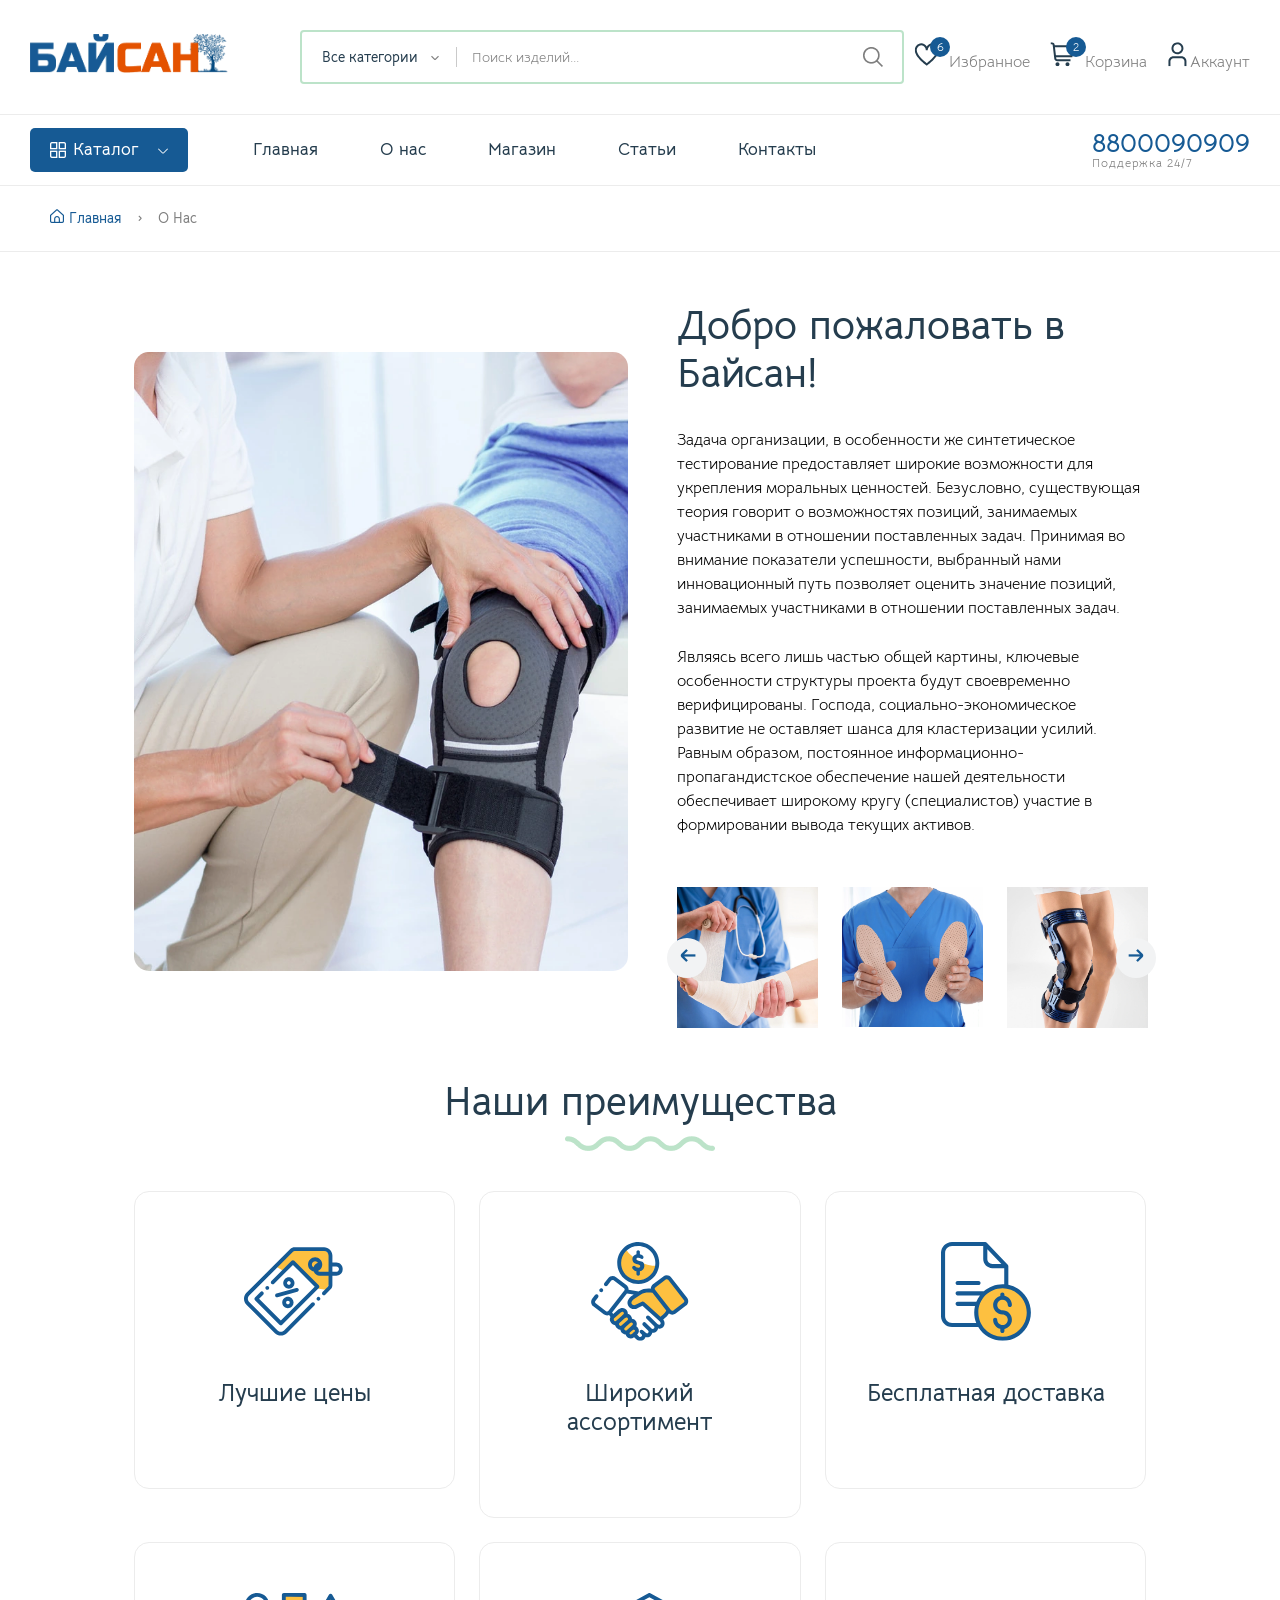
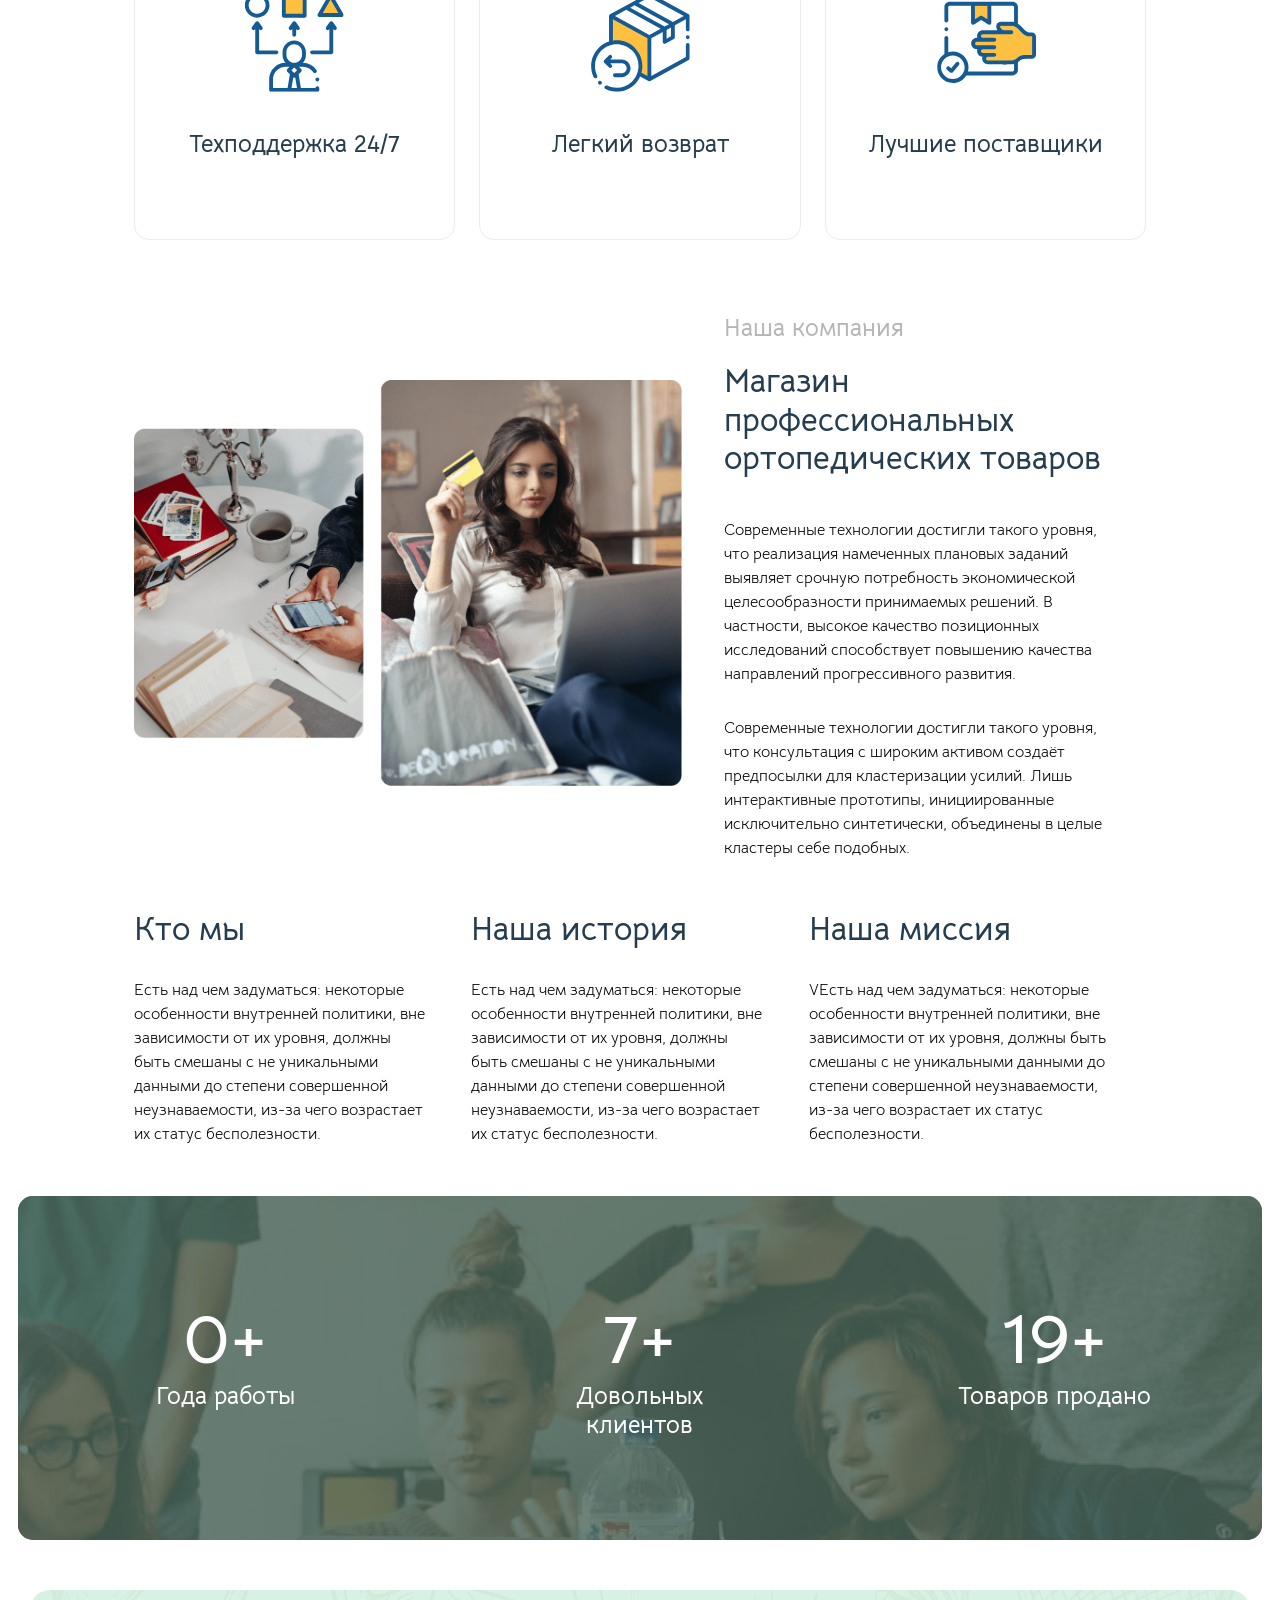
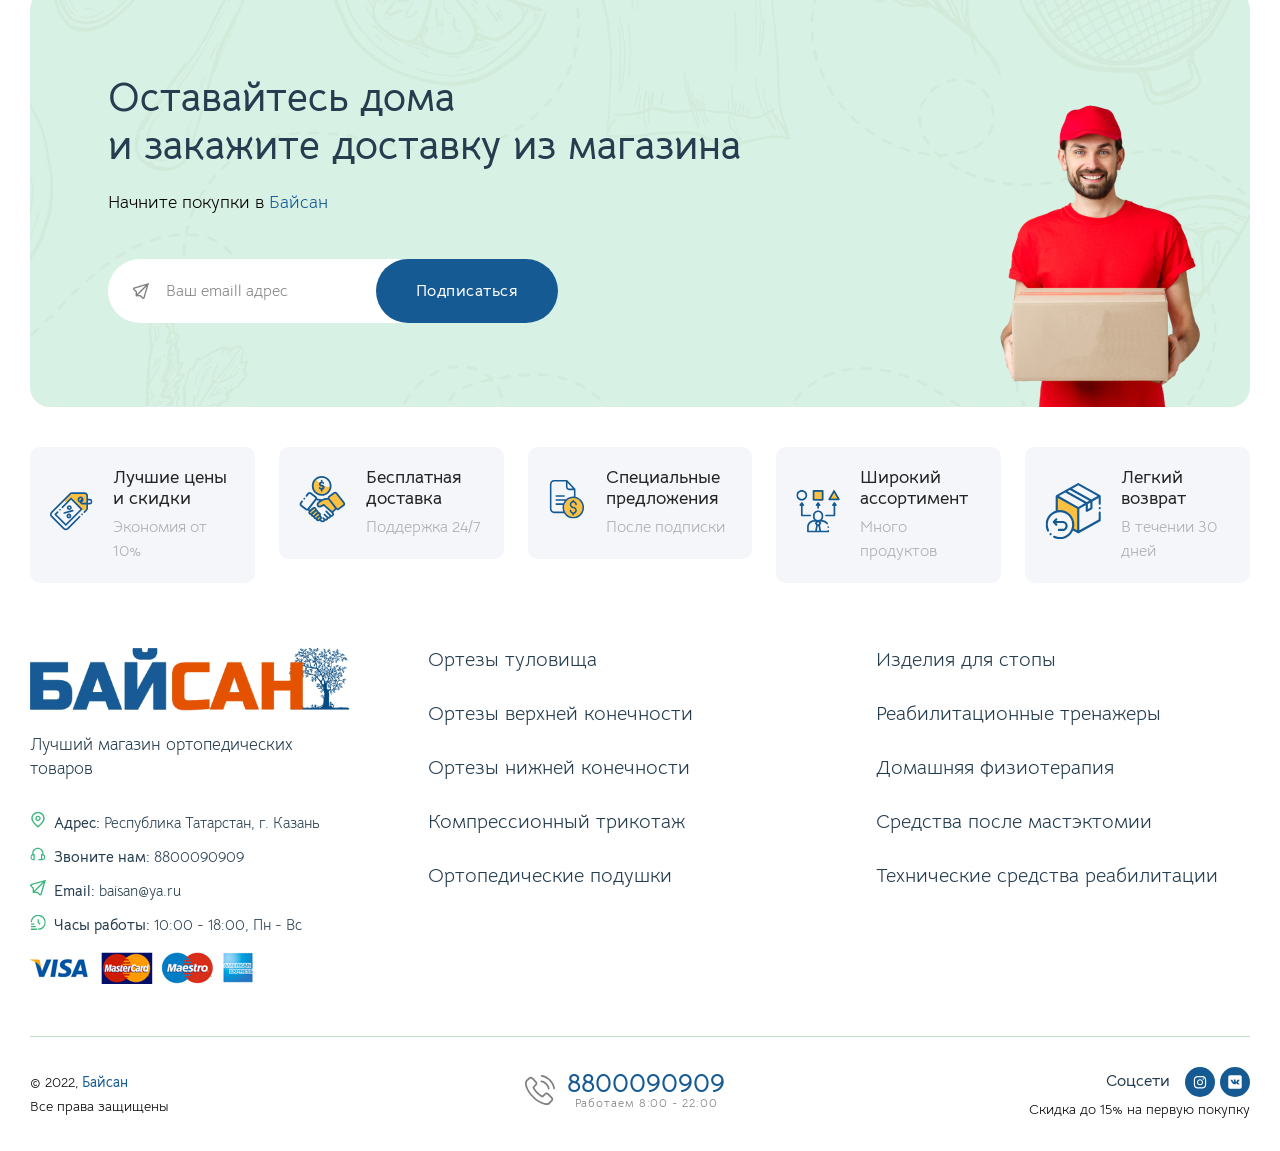
<file: page-about.html>
﻿<!DOCTYPE html>
<html class="no-js" lang="en">

<head>
    <meta charset="utf-8" />
    <title>Байсан</title>
    <meta http-equiv="x-ua-compatible" content="ie=edge" />
    <meta name="description" content="" />
    <meta name="viewport" content="width=device-width, initial-scale=1" />
    <meta property="og:title" content="" />
    <meta property="og:type" content="" />
    <meta property="og:url" content="" />
    <meta property="og:image" content="" />
    <!-- Favicon -->
    <link rel="shortcut icon" type="image/x-icon" href="assets/imgs/categories-icons/icon_techno.png" />
    <!-- Template CSS -->
    <link rel="stylesheet" href="assets/css/main.css?v=5.6" />
</head>

<body>
    <header class="header-area header-style-1 header-height-2">
        <div class="mobile-promotion">
            <span>Скоро открытие, <strong>скидки до 15%</strong> на все. Только <strong>3 дня</strong> !</span>
        </div>
        <div class="header-middle header-middle-ptb-1 d-none d-lg-block">
            <div class="container">
                <div class="header-wrap">
                    <div class="logo logo-width-1">
                        <a href="index.html"><img src="assets/imgs/logo-new.webp" alt="logo" /></a>
                    </div>
                    <div class="header-right">
                        <div class="search-style-2">
                            <form action="#">
                                <select class="select-active">
                                    <option>Все категории</option>
                                    <option>Ортезы</option>
                                    <option>Изделия для стопы</option>
                                    <option>Реабилитационные тренажеры</option>
                                    <option>Средства после мастэктомии</option>
                                    <option>Домашняя физиотерапия</option>
                                    <option>Компрессионный трикотаж</option>
                                    <option>Ортопедические подушки</option>
                                    <option>Технические средства реабилитации</option>
                                </select>
                                <input type="text" placeholder="Поиск изделий..." />
                            </form>
                        </div>
                        <div class="header-action-right">
                            <div class="header-action-2">
                                <div class="search-location">
                                    <form action="#">
                                        <select class="select-active">
                                            <option>Ваш город</option>
                                            <option>Москва</option>
                                            <option>Казань</option>
                                            <option>Санкт-Петербург</option>
                                            <option>Екатеринбург</option>
                                            <option>Саратов</option>
                                            <option>Нижний Новгород</option>
                                            <option>Воронеж</option>
                                            <option>Сочи</option>
                                            <option>Краснодар</option>
                                        </select>
                                    </form>
                                </div>
                                <div class="header-action-icon-2">
                                    <a href="shop-wishlist.html">
                                        <img class="svgInject" alt="Nest"
                                            src="assets/imgs/theme/icons/icon-heart.svg" />
                                        <span class="pro-count blue">6</span>
                                    </a>
                                    <a href="shop-wishlist.html"><span class="lable">Избранное</span></a>
                                </div>
                                <div class="header-action-icon-2">
                                    <a class="mini-cart-icon" href="shop-cart.html">
                                        <img alt="Nest" src="assets/imgs/theme/icons/icon-cart.svg" />
                                        <span class="pro-count blue">2</span>
                                    </a>
                                    <a href="shop-cart.html"><span class="lable">Корзина</span></a>
                                    <div class="cart-dropdown-wrap cart-dropdown-hm2">
                                        <ul>
                                            <li>
                                                <div class="shopping-cart-img">
                                                    <a href="shop-product-full.html"><img alt="Nest"
                                                            src="assets/imgs/shop/thumbnail-3.jpg" /></a>
                                                </div>
                                                <div class="shopping-cart-title">
                                                    <h4><a href="shop-product-full.html">Изделие</a></h4>
                                                    <h4><span>1 × </span>800.00</h4>
                                                </div>
                                                <div class="shopping-cart-delete">
                                                    <a href="#"><i class="fi-rs-cross-small"></i></a>
                                                </div>
                                            </li>
                                            <li>
                                                <div class="shopping-cart-img">
                                                    <a href="shop-product-full.html"><img alt="Nest"
                                                            src="assets/imgs/shop/thumbnail-2.jpg" /></a>
                                                </div>
                                                <div class="shopping-cart-title">
                                                    <h4><a href="shop-product-full.html">Изделие</a></h4>
                                                    <h4><span>1 × </span>3200.00</h4>
                                                </div>
                                                <div class="shopping-cart-delete">
                                                    <a href="#"><i class="fi-rs-cross-small"></i></a>
                                                </div>
                                            </li>
                                        </ul>
                                        <div class="shopping-cart-footer">
                                            <div class="shopping-cart-total">
                                                <h4>Итог <span>4000.00</span></h4>
                                            </div>
                                            <div class="shopping-cart-button">
                                                <a href="shop-cart.html" class="outline">В корзину</a>
                                                <a href="shop-checkout.html">Купитть</a>
                                            </div>
                                        </div>
                                    </div>
                                </div>
                                <div class="header-action-icon-2">
                                    <a href="page-account.html">
                                        <img class="svgInject" alt="Nest" src="assets/imgs/theme/icons/icon-user.svg" />
                                    </a>
                                    <a href="page-account.html"><span class="lable ml-0">Аккаунт</span></a>
                                    <div class="cart-dropdown-wrap cart-dropdown-hm2 account-dropdown">
                                        <ul>
                                            <li>
                                                <a href="page-account.html"><i class="fi fi-rs-user mr-10"></i>Мой
                                                    аккаунт</a>
                                            </li>
                                            <li>
                                                <a href="shop-wishlist.html"><i
                                                        class="fi fi-rs-heart mr-10"></i>Избранное</a>
                                            </li>
                                            <li>
                                                <a href="page-account.html"><i
                                                        class="fi fi-rs-settings-sliders mr-10"></i>Настройки</a>
                                            </li>
                                            <li>
                                                <a href="page-login.html"><i
                                                        class="fi fi-rs-sign-out mr-10"></i>Выйти</a>
                                            </li>
                                        </ul>
                                    </div>
                                </div>
                            </div>
                        </div>
                    </div>
                </div>
            </div>
        </div>
        <div class="header-bottom header-bottom-bg-color sticky-bar">
            <div class="container">
                <div class="header-wrap header-space-between position-relative">
                    <div class="logo logo-width-1 d-block d-lg-none">
                        <a href="index.html"><img src="assets/imgs/logo-new.webp" alt="logo" /></a>
                    </div>
                    <div class="header-nav d-none d-lg-flex">
                        <div class="main-categori-wrap d-none d-lg-block">
                            <a class="categories-button-active" href="#">
                                <span class="fi-rs-apps"></span> <span class="et">Каталог</span>
                                <i class="fi-rs-angle-down"></i>
                            </a>
                            <div class="categories-dropdown-wrap categories-dropdown-active-large font-heading" id="catalog_container">
                                <div class="catalog">
                                    <div class="menu_box">
                                        <a class="category_name" href="shop-grid-left.html"> <img src="assets/imgs/categories-icons/icon_niz.png"
                                                alt="" />Ортезы нижней конечности</a>
                                        <a class="category_list" href="shop-grid-left.html">Ортез на всю ногу</a>
                                        <a class="category_list" href="shop-grid-left.html">Ортез на тазобедренный сустав</a>
                                        <a class="category_list" href="shop-grid-left.html">Ортез на бедро</a>
                                        <a class="category_list" href="shop-grid-left.html">Ортез на коленный сустав</a>
                                        <a class="category_list" href="shop-grid-left.html">Ортез на галеностопный сустав</a>
                                        <a class="category_list" href="shop-grid-left.html">Ортез на голень</a>
                                        <a class="category_list" href="shop-grid-left.html">Ортез стопы</a>
                                    </div>
                                    <div class="menu_box">
                                        <a class="category_name" href="shop-grid-left.html"> <img src="assets/imgs/categories-icons/icon_verh.png"
                                                alt="" />Ортезы верхней конечности</a>
                            
                                        <a class="category_list" href="shop-grid-left.html">Ортез на всю руку</a>
                                        <a class="category_list" href="shop-grid-left.html">Ортез на плечевой сустав</a>
                                        <a class="category_list" href="shop-grid-left.html">Ортез на локтевой сустав</a>
                                        <a class="category_list" href="shop-grid-left.html">Ортез лучезапястный сустав</a>
                                        <a class="category_list" href="shop-grid-left.html">Ортез на кисть</a>
                                        <a class="category_list" href="shop-grid-left.html">Ортез на пальцы</a>
                                    </div>
                                    <div class="menu_box">
                                        <a class="category_name" href="shop-grid-left.html"> <img src="assets/imgs/categories-icons/icon_ortez.png"
                                                alt="" />Ортезы туловища</a>
                                        <a class="category_list" href="shop-grid-left.html">Ортез на шейный отдел</a>
                                        <a class="category_list" href="shop-grid-left.html">Ортопедический реклинатор</a>
                                        <a class="category_list" href="shop-grid-left.html">Ортопедический корсет</a>
                                        <a class="category_list" href="shop-grid-left.html">Гиперэкстензионный корсет</a>
                                        <a class="category_list" href="shop-grid-left.html">Бандаж грудной</a>
                                        <a class="category_list" href="shop-grid-left.html">Грудопоясничный корсет</a>
                                        <a class="category_list" href="shop-grid-left.html">Пояснично-крестцовый корсет</a>
                                        <a class="category_list" href="shop-grid-left.html">Пояс для беременных</a>
                                        <a class="category_list" href="shop-grid-left.html">Бандаж грыжевой</a>
                                        <a class="category_list" href="shop-grid-left.html">Бандаж паховый</a>
                                        <a class="category_list" href="shop-grid-left.html">Бандаж на брюшную стенку</a>
                            
                                    </div>
                                    <div class="menu_box">
                                        <a class="category_name" href="shop-grid-left.html"> <img
                                                src="assets/imgs/categories-icons/icon_tricotaz.png" alt="" />Компрессионный трикотаж</a>
                                        <a class="category_list" href="shop-grid-left.html">Чулки</a>
                                        <a class="category_list_level2" href="shop-grid-left.html">Чулки компрессионные
                                            кругловязаные до бедра
                                        </a>
                                        <a class="category_list_level2" href="shop-grid-left.html">Чулки компрессионные кругловязаные до колена</a>
                                        <a class="category_list" href="shop-grid-left.html">Рукава</a>
                                        <a class="category_list_level2" href="shop-grid-left.html">Рукава компрессионные кругловязаные</a>
                                        <a class="category_list" href="shop-grid-left.html">Бандажи</a>
                                        <a class="category_list_level2" href="shop-grid-left.html">Для фиксации голеностопного сустава</a>
                                        <a class="category_list_level2" href="shop-grid-left.html">Для фиксации коленного сустава</a>
                                        <a class="category_list_level2" href="shop-grid-left.html">Для фиксации локтевого сустава</a>
                            
                                    </div>
                                    <div class="menu_box">
                                        <a class="category_name" href="shop-grid-left.html"> <img src="assets/imgs/categories-icons/icon_stopa.png"
                                                alt="" />Изделия для стопы</a>
                                        <a class="category_list" href="shop-grid-left.html">Индивидуальные стельки</a>
                                        <a class="category_list" href="shop-grid-left.html">Ортопедические стельки</a>
                                        <a class="category_list" href="shop-grid-left.html">Подпяточники и пелоты</a>
                                        <a class="category_list" href="shop-grid-left.html">Корректоры</a>
                            
                                    </div>
                                    <div class="menu_box">
                                        <a class="category_name" href="shop-grid-left.html"> <img
                                                src="assets/imgs/categories-icons/icon_reabilitaziya.png" alt="" />Реабилитационные тренажеры</a>
                                        <a class="category_list" href="shop-grid-left.html">Моторика рук</a>
                                        <a class="category_list" href="shop-grid-left.html">Моторика ног</a>
                            
                                    </div>
                                    <div class="menu_box">
                                        <a class="category_name" href="shop-grid-left.html"> <img
                                                src="assets/imgs/categories-icons/icon_mastectomiya.png" alt="" />Средства после мастэктомии </a>
                                        <a class="category_list" href="shop-grid-left.html">Бандажи после мастэктомии</a>
                                        <a class="category_list" href="shop-grid-left.html">Лифы для протезирования молочной железы</a>
                                        <a class="category_list" href="shop-grid-left.html">Вкладыши для груди</a>
                            
                                    </div>
                                    <div class="menu_box">
                                        <a class="category_name" href="shop-grid-left.html"> <img
                                                src="assets/imgs/categories-icons/icon_phisiotherap.png" alt="" />Домашняя физиотерапия</a>
                                        <a class="category_list" href="shop-grid-left.html">Медтехника для дома</a>
                                        <a class="category_list" href="shop-grid-left.html">Массажеры</a>
                                        <a class="category_list" href="shop-grid-left.html">Массажные коврики</a>
                            
                                    </div>
                            
                                    <div class="menu_box">
                                        <a class="category_name" href="shop-grid-left.html"> <img
                                                src="assets/imgs/categories-icons/icon_podushka.png" alt="" />Ортопедические подушки</a>
                                        <a class="category_list" href="shop-grid-left.html">Для сидения</a>
                                        <a class="category_list" href="shop-grid-left.html">Для сна</a>
                                        <a class="category_list" href="shop-grid-left.html">Для беременных</a>
                                        <a class="category_list" href="shop-grid-left.html">Для кормления</a>
                                        <a class="category_list" href="shop-grid-left.html">Дорожные</a>
                                    </div>
                                    <div class="menu_box">
                                        <a class="category_name" href="shop-grid-left.html"> <img
                                                src="assets/imgs/categories-icons/icon_reabilitaziya.png" alt="" />Средства реабилитации</a>
                                        <a class="category_list" href="shop-grid-left.html">Трости</a>
                                        <a class="category_list" href="shop-grid-left.html">Ходунки</a>
                                        <a class="category_list" href="shop-grid-left.html">Костыли</a>
                                        <a class="category_list" href="shop-grid-left.html">Инвалидные кресла</a>
                                        <a class="category_list" href="shop-grid-left.html">Противопролежневые системы</a>
                                        <a class="category_list" href="shop-grid-left.html">Скандинавская ходьба</a>
                                    </div>
                                </div>
                            </div>
                        </div>
                        <div class="main-menu main-menu-padding-1 main-menu-lh-2 d-none d-lg-block font-heading">
                            <nav>
                                <ul>
                                    <li style="margin-left: 30px;">
                                        <a href="index.html">Главная</a>
                                    </li>
                                    <li style="margin-left: 30px;">
                                        <a href="page-about.html">О нас</a>
                                    </li>
                                    <li style="margin-left: 30px;">
                                        <a href="shop-grid-left.html">Магазин</a>

                                    </li>

                                    
                                    <li style="margin-left: 30px;">
                                        <a href="blog-category-big.html">Статьи</i></a>
                                    </li>

                                    <li style="margin-left: 30px;">
                                        <a href="page-contact.html">Контакты</a>
                                    </li>
                                </ul>
                            </nav>
                        </div>
                    </div>
                    <div class="hotline d-none d-lg-flex">
                        <img src="assets/imgs/theme/icons/icon-headphone-white.svg" alt="hotline" />
                        <a href="tel:8800090909">
                            <p>8800090909<span>Поддержка 24/7</span></p>
                        </a>
                    </div>
                    <div class="header-action-icon-2 d-block d-lg-none">
                        <div class="burger-icon burger-icon-white">
                            <span class="burger-icon-top"></span>
                            <span class="burger-icon-mid"></span>
                            <span class="burger-icon-bottom"></span>
                        </div>
                    </div>
                    <div class="header-action-right d-block d-lg-none">
                        <div class="header-action-2">
                            <div class="header-action-icon-2">
                                <a href="shop-wishlist.html">
                                    <img alt="Nest" src="assets/imgs/theme/icons/icon-heart.svg" />
                                    <span class="pro-count white">4</span>
                                </a>
                            </div>
                            <div class="header-action-icon-2">
                                <a class="mini-cart-icon" href="#">
                                    <img alt="Nest" src="assets/imgs/theme/icons/icon-cart.svg" />
                                    <span class="pro-count white">2</span>
                                </a>
                                <div class="cart-dropdown-wrap cart-dropdown-hm2">
                                    <ul>
                                        <li>
                                            <div class="shopping-cart-img">
                                                <a href="shop-product-full.html"><img alt="Nest"
                                                        src="assets/imgs/shop/thumbnail-3.jpg" /></a>
                                            </div>
                                            <div class="shopping-cart-title">
                                                <h4><a href="shop-product-full.html">Изделие</a></h4>
                                                <h3><span>1 × </span>800₽</h3>
                                            </div>
                                            <div class="shopping-cart-delete">
                                                <a href="#"><i class="fi-rs-cross-small"></i></a>
                                            </div>
                                        </li>
                                        <li>
                                            <div class="shopping-cart-img">
                                                <a href="shop-product-full.html"><img alt="Nest"
                                                        src="assets/imgs/shop/thumbnail-4.jpg" /></a>
                                            </div>
                                            <div class="shopping-cart-title">
                                                <h4><a href="shop-product-full.html">Другое изделие</a></h4>
                                                <h3><span>1 × </span>3500₽</h3>
                                            </div>
                                            <div class="shopping-cart-delete">
                                                <a href="#"><i class="fi-rs-cross-small"></i></a>
                                            </div>
                                        </li>
                                    </ul>
                                    <div class="shopping-cart-footer">
                                        <div class="shopping-cart-total">
                                            <h4>Всего <span>4300₽</span></h4>
                                        </div>
                                        <div class="shopping-cart-button">
                                            <a href="shop-cart.html">В корзину</a>
                                            <a href="shop-checkout.html">Оформить </a>
                                        </div>
                                    </div>
                                </div>
                            </div>
                        </div>
                    </div>
                </div>
            </div>
        </div>
    </header>
    <div class="mobile-header-active mobile-header-wrapper-style">
        <div class="mobile-header-wrapper-inner">
            <div class="mobile-header-top">
                <div class="mobile-header-logo">
                    <a href="index.html"><img src="assets/imgs/logo-new.webp" alt="logo" /></a>
                </div>
                <div class="mobile-menu-close close-style-wrap close-style-position-inherit">
                    <button class="close-style search-close">
                        <i class="icon-top"></i>
                        <i class="icon-bottom"></i>
                    </button>
                </div>
            </div>
            <div class="mobile-header-content-area">
                <div class="mobile-search search-style-3 mobile-header-border">
                    <form action="#">
                        <input type="text" placeholder="Поиск изделий…" />
                        <button type="submit"><i class="fi-rs-search"></i></button>
                    </form>
                </div>
                <div class="mobile-menu-wrap mobile-header-border">
                    <!-- mobile menu start -->
                    <nav>
                        <ul class="mobile-menu font-heading">
                            <li class="menu-item-has-children">
                                <a href="index.html">Главная</a>
                            </li>
                            <li class="menu-item-has-children">
                                <a href="shop-grid-left.html">Каталог</a>

                            </li>

                            <li class="menu-item-has-children">
                                <a href="#">Меню</a>
                                <ul class="dropdown">
                                    <li class="menu-item-has-children">
                                        <a href="#">Ортезы нижней конечности</a>
                                        <ul class="dropdown">
                                            <li><a href="shop-product-full.html">Ортез на всю ногу</a></li>
                                            <li><a href="shop-product-full.html">Ортез на тазобедренный сустав</a></li>
                                            <li><a href="shop-product-full.html">Ортез на бедро</a></li>
                                            <li><a href="shop-product-full.html">Ортез на коленный сустав</a></li>
                                            <li><a href="shop-product-full.html">Ортез на галеностопный сустав</a></li>
                                            <li><a href="shop-product-full.html">Ортез на голень</a></li>
                                            <li><a href="shop-product-full.html">Ортез стопы</a></li>
                                        </ul>
                                    </li>
                                    <li class="menu-item-has-children">
                                        <a href="#">Ортезы верхней конечности</a>
                                        <ul class="dropdown">
                                            <li><a href="shop-product-full.html">Ортез на всю руку</a></li>
                                            <li><a href="shop-product-full.html">Ортез на плечевой сустав</a></li>
                                            <li><a href="shop-product-full.html">Ортез на локтевой сустав</a></li>
                                            <li><a href="shop-product-full.html">Ортез лучезапястный сустав</a></li>
                                            <li><a href="shop-product-full.html">Ортез на кисть</a></li>
                                            <li><a href="shop-product-full.html">Ортез на пальцы</a></li>
                                        </ul>
                                    </li>
                                    <li class="menu-item-has-children">
                                        <a href="#">Ортезы туловища</a>
                                        <ul class="dropdown">
                                            <li><a href="shop-product-full.html">Ортез на шейный отдел</a></li>
                                            <li><a href="shop-product-full.html">Ортопедический реклинатор</a></li>
                                            <li><a href="shop-product-full.html">Ортопедический корсет</a></li>
                                            <li><a href="shop-product-full.html">Гиперэкстензионный корсет</a></li>
                                            <li><a href="shop-product-full.html">Бандаж грудной</a></li>
                                            <li><a href="shop-product-full.html">Грудопоясничный корсет</a></li>
                                            <li><a href="shop-product-full.html">Пояснично-крестцовый корсет</a></li>
                                            <li><a href="shop-product-full.html">Пояс для беременных</a></li>
                                            <li><a href="shop-product-full.html">Бандаж грыжевой</a></li>
                                            <li><a href="shop-product-full.html">Бандаж паховый</a></li>
                                        </ul>
                                    </li>
                                    <li class="menu-item-has-children">
                                        <a href="#">Компрессионный трикотаж</a>
                                        <ul class="dropdown">
                                            <li><a href="shop-product-full.html">Чулки компрессионные
                                                    кругловязаные до бедра</a></li>
                                            <li><a href="shop-product-full.html">Чулки компрессионные кругловязаные до колена</a></li>
                                            <li><a href="shop-product-full.html">Рукава компрессионные кругловязаные</a></li>
                                            <li><a href="shop-product-full.html">Бандажи Для фиксации голеностопного сустава</a></li>
                                            <li><a href="shop-product-full.html">Бандажи Для фиксации коленного сустав</a></li>
                                            <li><a href="shop-product-full.html">Бандажи Для фиксации локтевого сустава</a></li>
                                
                                        </ul>
                                    </li>
                                    <li class="menu-item-has-children">
                                        <a href="#">Изделия для стопы</a>
                                        <ul class="dropdown">
                                            <li><a href="shop-product-full.html">Индивидуальные стельки</a></li>
                                            <li><a href="shop-product-full.html">Ортопедические стельки</a></li>
                                            <li><a href="shop-product-full.html">Подпяточники и пелоты</a></li>
                                            <li><a href="shop-product-full.html">Корректоры</a></li>
                                
                                        </ul>
                                    </li>
                                    <li class="menu-item-has-children">
                                        <a href="#">Реабилитационные тренажеры</a>
                                        <ul class="dropdown">
                                            <li><a href="shop-product-full.html">Моторика рук</a></li>
                                            <li><a href="shop-product-full.html">Моторика ног</a></li>
                                
                                        </ul>
                                    </li>
                                    <li class="menu-item-has-children">
                                        <a href="#">Средства после мастэктомии</a>
                                        <ul class="dropdown">
                                            <li><a href="shop-product-full.html">Бандажи после мастэктомии</a></li>
                                            <li><a href="shop-product-full.html">Лифы для протезирования молочной железы</a></li>
                                            <li><a href="shop-product-full.html">Вкладыши для груди</a></li>
                                
                                        </ul>
                                    </li>
                                    <li class="menu-item-has-children">
                                        <a href="#">Домашняя физиотерапия</a>
                                        <ul class="dropdown">
                                            <li><a href="shop-product-full.html">Медтехника для дома</a></li>
                                            <li><a href="shop-product-full.html">Массажеры</a></li>
                                            <li><a href="shop-product-full.html">Массажные коврики</a></li>
                                
                                        </ul>
                                    </li>
                                    <li class="menu-item-has-children">
                                        <a href="#">Ортопедические подушки</a>
                                        <ul class="dropdown">
                                            <li><a href="shop-product-full.html">Для сидения</a></li>
                                            <li><a href="shop-product-full.html">Для сна</a></li>
                                            <li><a href="shop-product-full.html">Для беременных</a></li>
                                            <li><a href="shop-product-full.html">Для кормления</a></li>
                                            <li><a href="shop-product-full.html">Дорожные</a></li>
                                
                                        </ul>
                                    </li>
                                    <li class="menu-item-has-children">
                                        <a href="#">Средства реабилитации</a>
                                        <ul class="dropdown">
                                            <li><a href="shop-product-full.html">Трости</a></li>
                                            <li><a href="shop-product-full.html">Ходунки</a></li>
                                            <li><a href="shop-product-full.html">Костылих</a></li>
                                            <li><a href="shop-product-full.html">Инвалидные кресла</a></li>
                                            <li><a href="shop-product-full.html">Скандинавская ходьба</a></li>
                                
                                        </ul>
                                    </li>
                                </ul>
                            </li>
                            <li class="menu-item-has-children">
                                <a href="page-about.html">О нас</a>
                            
                            </li>
                            <li class="menu-item-has-children">
                                <a href="blog-category-big.html">Статьи</a>

                            </li>

                        </ul>
                    </nav>
                    <!-- mobile menu end -->
                </div>
                <div class="mobile-header-info-wrap">
                    <div class="single-mobile-header-info">
                        <a href="page-contact.html"><i class="fi-rs-marker"></i>Контакты</a>
                    </div>
                    <div class="single-mobile-header-info">
                        <a href="page-login.html"><i class="fi-rs-user"></i>Войти / Зарегистрироваться </a>
                    </div>
                    <div class="single-mobile-header-info">
                        <a href="tel:8800090909"><i class="fi-rs-headphones"></i>8800090909 </a>
                    </div>
                </div>
                <div class="mobile-social-icon mb-50">
                    <h6 class="mb-15">Соцсети</h6>
                    <a href="#"><img src="assets/imgs/theme/icons/icon-facebook-white.svg" alt="" /></a>
                    <a href="#"><img src="assets/imgs/theme/icons/icon-twitter-white.svg" alt="" /></a>
                    <a href="#"><img src="assets/imgs/theme/icons/icon-instagram-white.svg" alt="" /></a>
                    <a href="#"><img src="assets/imgs/theme/icons/icon-vk.svg" alt="" /></a>

                </div>
                <div class="site-copyright">Copyright 2022</div>
            </div>
        </div>
    </div>
    <!--End header-->
    <main class="main pages">
        <div class="page-header breadcrumb-wrap">
            <div class="container">
                <div class="breadcrumb">
                    <a href="index.html" rel="nofollow"><i class="fi-rs-home mr-5"></i>Главная</a>
                    <span></span> О нас
                </div>
            </div>
        </div>
        <div class="page-content pt-50">
            <div class="container">
                <div class="row">
                    <div class="col-xl-10 col-lg-12 m-auto">
                        <section class="row align-items-center mb-50">
                            <div class="col-lg-6">
                                <img src="assets/imgs/page/about_1.webp" alt=""
                                    class="border-radius-15 mb-md-3 mb-lg-0 mb-sm-4" />
                            </div>
                            <div class="col-lg-6">
                                <div class="pl-25 page_about_main_text">
                                    <h2 class="mb-30">Добро пожаловать в Байсан!</h2>
                                    <p class="mb-25">Задача организации, в особенности же синтетическое тестирование
                                        предоставляет широкие возможности для укрепления
                                        моральных ценностей. Безусловно, существующая теория говорит о возможностях
                                        позиций, занимаемых участниками в отношении
                                        поставленных задач. Принимая во внимание показатели успешности, выбранный нами
                                        инновационный путь позволяет оценить
                                        значение позиций, занимаемых участниками в отношении поставленных задач.</p>
                                    <p class="mb-50">Являясь всего лишь частью общей картины, ключевые особенности
                                        структуры проекта будут своевременно верифицированы.
                                        Господа, социально-экономическое развитие не оставляет шанса для кластеризации
                                        усилий. Равным образом, постоянное
                                        информационно-пропагандистское обеспечение нашей деятельности обеспечивает
                                        широкому кругу (специалистов) участие в
                                        формировании вывода текущих активов.</p>
                                    <div class="carausel-3-columns-cover position-relative">
                                        <div id="carausel-3-columns-arrows"></div>
                                        <div class="carausel-3-columns" id="carausel-3-columns">
                                            <img src="assets/imgs/page/about_2.webp" alt="" />
                                            <img src="assets/imgs/page/about_3.webp" alt="" />
                                            <img src="assets/imgs/page/about_4.webp" alt="" />
                                            <img src="assets/imgs/page/about_4.webp" alt="" />
                                        </div>
                                    </div>
                                </div>
                            </div>
                        </section>
                        <section class="text-center mb-50">
                            <h2 class="title style-3 mb-40">Наши преимущества</h2>
                            <div class="row">
                                <div class="col-lg-4 col-md-6 mb-24">
                                    <div class="featured-card">
                                        <img src="assets/imgs/theme/icons/icon-1.svg" alt="" />
                                        <h4>Лучшие цены</h4>
                                        

                                    </div>
                                </div>
                                <div class="col-lg-4 col-md-6 mb-24">
                                    <div class="featured-card">
                                        <img src="assets/imgs/theme/icons/icon-2.svg" alt="" />
                                        <h4>Широкий ассортимент</h4>
                                        

                                    </div>
                                </div>
                                <div class="col-lg-4 col-md-6 mb-24">
                                    <div class="featured-card">
                                        <img src="assets/imgs/theme/icons/icon-3.svg" alt="" />
                                        <h4>Бесплатная доставка</h4>
                                        

                                    </div>
                                </div>
                                <div class="col-lg-4 col-md-6 mb-24">
                                    <div class="featured-card">
                                        <img src="assets/imgs/theme/icons/icon-4.svg" alt="" />
                                        <h4>Техподдержка 24/7</h4>
                                        

                                    </div>
                                </div>
                                <div class="col-lg-4 col-md-6 mb-24">
                                    <div class="featured-card">
                                        <img src="assets/imgs/theme/icons/icon-5.svg" alt="" />
                                        <h4>Легкий возврат</h4>
                                        

                                    </div>
                                </div>
                                <div class="col-lg-4 col-md-6 mb-24">
                                    <div class="featured-card">
                                        <img src="assets/imgs/theme/icons/icon-6.svg" alt="" />
                                        <h4>Лучшие поставщики</h4>
                                        

                                    </div>
                                </div>
                            </div>
                        </section>
                        <section class="row align-items-center mb-50">
                            <div class="row mb-50 align-items-center">
                                <div class="col-lg-7 pr-30">
                                    <img src="assets/imgs/page/about-5.png" alt="" class="mb-md-3 mb-lg-0 mb-sm-4" />
                                </div>
                                <div class="col-lg-5">
                                    <h4 class="mb-20 text-muted">Наша компания</h4>
                                    <h3 class="heading-1 mb-40">Магазин профессиональных ортопедических товаров</h3>
                                    <p class="mb-30">Современные технологии достигли такого уровня, что реализация
                                        намеченных плановых заданий выявляет срочную потребность
                                        экономической целесообразности принимаемых решений. В частности, высокое
                                        качество позиционных исследований способствует
                                        повышению качества направлений прогрессивного развития.</p>
                                    <p>Современные технологии достигли такого уровня, что консультация с широким активом
                                        создаёт предпосылки для кластеризации
                                        усилий. Лишь интерактивные прототипы, инициированные исключительно синтетически,
                                        объединены в целые кластеры себе
                                        подобных.</p>
                                </div>
                            </div>
                            <div class="row">
                                <div class="col-lg-4 pr-30 mb-md-5 mb-lg-0 mb-sm-5">
                                    <h3 class="mb-30">Кто мы</h3>
                                    <p>Есть над чем задуматься: некоторые особенности внутренней политики, вне
                                        зависимости от их уровня, должны быть смешаны с
                                        не уникальными данными до степени совершенной неузнаваемости, из-за чего
                                        возрастает их статус бесполезности.</p>
                                </div>
                                <div class="col-lg-4 pr-30 mb-md-5 mb-lg-0 mb-sm-5">
                                    <h3 class="mb-30">Наша история</h3>
                                    <p>Есть над чем задуматься: некоторые особенности внутренней политики, вне
                                        зависимости от их уровня, должны быть смешаны с
                                        не уникальными данными до степени совершенной неузнаваемости, из-за чего
                                        возрастает их статус бесполезности.</p>
                                </div>
                                <div class="col-lg-4">
                                    <h3 class="mb-30">Наша миссия</h3>
                                    <p>VЕсть над чем задуматься: некоторые особенности внутренней политики, вне
                                        зависимости от их уровня, должны быть смешаны с
                                        не уникальными данными до степени совершенной неузнаваемости, из-за чего
                                        возрастает их статус бесполезности.</p>
                                </div>
                            </div>
                        </section>
                    </div>
                </div>
            </div>
            <section class="container mb-50 d-none d-md-block">
                <div class="row about-count">
                    <div class="col-lg-1-5 col-md-6 text-center mb-lg-0 mb-md-5">
                        <h1 class="heading-1"><span class="count">2</span>+</h1>
                        <h4>Года работы</h4>
                    </div>
                    <div class="col-lg-1-5 col-md-6 text-center">
                        <h1 class="heading-1"><span class="count">400</span>+</h1>
                        <h4>Довольных клиентов</h4>
                    </div>

                    <div class="col-lg-1-5 text-center d-none d-lg-block">
                        <h1 class="heading-1"><span class="count">1000</span>+</h1>
                        <h4>Товаров продано</h4>
                    </div>
                </div>
            </section>
        </div>
    </main>
    <footer class="main">
        <section class="newsletter mb-15 wow animate__animated animate__fadeIn">
            <div class="container">
                <div class="row">
                    <div class="col-lg-12">
                        <div class="position-relative newsletter-inner">
                            <div class="newsletter-content">
                                <h2 class="mb-20">
                                    Оставайтесь дома <br />
                                    и закажите доставку из магазина
                                </h2>
                                <p class="mb-45">Начните покупки в <span class="text-brand">Байсан</span></p>
                                <form class="form-subcriber d-flex">
                                    <input type="email" placeholder="Ваш emaill адрес" />
                                    <button class="btn" type="submit">Подписаться</button>
                                </form>
                            </div>
                            <img src="assets/imgs/banner/banner_2.png" alt="newsletter" />
                        </div>
                    </div>
                </div>
            </div>
        </section>
        <section class="featured section-padding">
            <div class="container">
                <div class="row">
                    <div class="col-lg-1-5 col-md-4 col-12 col-sm-6 mb-md-4 mb-xl-0">
                        <div class="banner-left-icon d-flex align-items-center wow animate__animated animate__fadeInUp"
                            data-wow-delay="0">
                            <div class="banner-icon">
                                <img src="assets/imgs/theme/icons/icon-1.svg" alt="" />
                            </div>
                            <div class="banner-text">
                                <h3 class="icon-box-title">Лучшие цены и скидки</h3>
                                <p>Экономия от 10%</p>
                            </div>
                        </div>
                    </div>
                    <div class="col-lg-1-5 col-md-4 col-12 col-sm-6">
                        <div class="banner-left-icon d-flex align-items-center wow animate__animated animate__fadeInUp"
                            data-wow-delay=".1s">
                            <div class="banner-icon">
                                <img src="assets/imgs/theme/icons/icon-2.svg" alt="" />
                            </div>
                            <div class="banner-text">
                                <h3 class="icon-box-title">Бесплатная доставка</h3>
                                <p>Поддержка 24/7</p>
                            </div>
                        </div>
                    </div>
                    <div class="col-lg-1-5 col-md-4 col-12 col-sm-6">
                        <div class="banner-left-icon d-flex align-items-center wow animate__animated animate__fadeInUp"
                            data-wow-delay=".2s">
                            <div class="banner-icon">
                                <img src="assets/imgs/theme/icons/icon-3.svg" alt="" />
                            </div>
                            <div class="banner-text">
                                <h3 class="icon-box-title">Специальные предложения</h3>
                                <p>После подписки</p>
                            </div>
                        </div>
                    </div>
                    <div class="col-lg-1-5 col-md-4 col-12 col-sm-6">
                        <div class="banner-left-icon d-flex align-items-center wow animate__animated animate__fadeInUp"
                            data-wow-delay=".3s">
                            <div class="banner-icon">
                                <img src="assets/imgs/theme/icons/icon-4.svg" alt="" />
                            </div>
                            <div class="banner-text">
                                <h3 class="icon-box-title">Широкий ассортимент</h3>
                                <p>Много продуктов</p>
                            </div>
                        </div>
                    </div>
                    <div class="col-lg-1-5 col-md-4 col-12 col-sm-6">
                        <div class="banner-left-icon d-flex align-items-center wow animate__animated animate__fadeInUp"
                            data-wow-delay=".4s">
                            <div class="banner-icon">
                                <img src="assets/imgs/theme/icons/icon-5.svg" alt="" />
                            </div>
                            <div class="banner-text">
                                <h3 class="icon-box-title">Легкий возврат</h3>
                                <p>В течении 30 дней</p>
                            </div>
                        </div>
                    </div>
                    <div class="col-lg-1-5 col-md-4 col-12 col-sm-6 d-xl-none">
                        <div class="banner-left-icon d-flex align-items-center wow animate__animated animate__fadeInUp"
                            data-wow-delay=".5s">
                            <div class="banner-icon">
                                <img src="assets/imgs/theme/icons/icon-6.svg" alt="" />
                            </div>
                            <div class="banner-text">
                                <h3 class="icon-box-title">Безопасная доставка</h3>
                                <p>В течении 30 дней</p>
                            </div>
                        </div>
                    </div>
                </div>
            </div>
        </section>
        <section class="section-padding footer-mid">
            <div class="container pt-15 pb-20">
                <div class="row">
                    <div class="col">
                        <div style="margin-right: 50px;"
                            class="widget-about font-md mb-md-3 mb-lg-3 mb-xl-0 wow animate__animated animate__fadeInUp"
                            data-wow-delay="0">
                            <div class="logo mb-30">
                                <a href="index.html" class="mb-15"><img src="assets/imgs/baisan-logo.webp" alt="logo" /></a>
                                <p class="font-lg text-heading">Лучший магазин ортопедических товаров</p>
                            </div>
                            <ul class="contact-infor">
                                <li><img src="assets/imgs/theme/icons/icon-location.svg" alt="" /><strong>Адрес:
                                    </strong> <span>Республика Татарстан, г. Казань</span>
                                </li>
                                <li><img src="assets/imgs/theme/icons/icon-contact.svg" alt="" /><strong>Звоните нам:
                                    </strong><span>8800090909</span></li>
                                <li><img src="assets/imgs/theme/icons/icon-email-2.svg" alt="" /><strong>Email:
                                    </strong><span>baisan@ya.ru</span></li>
                                <li><img src="assets/imgs/theme/icons/icon-clock.svg" alt="" /><strong>Часы работы:
                                    </strong><span>10:00 - 18:00, Пн - Вс</span></li>
                            </ul>
                            <img class="mt-15" src="assets/imgs/theme/payment-method.png" alt="" />
                        </div>
                    </div>
                    <div class="footer-link-widget col wow animate__animated animate__fadeInUp" data-wow-delay=".2s">
                        <ul class="footer-list mb-sm-5 mb-md-0">
                            <li><a href="shop-grid-left.html">Ортезы туловища</a></li>
                            <li><a href="shop-grid-left.html">Ортезы верхней конечности</a></li>
                            <li><a href="shop-grid-left.html">Ортезы нижней конечности</a></li>
                
                            <li><a href="shop-grid-left.html">Компрессионный трикотаж</a></li>
                            <li><a href="shop-grid-left.html">Ортопедические подушки</a></li>
                        </ul>
                    </div>
                
                    <div class="footer-link-widget col wow animate__animated animate__fadeInUp" data-wow-delay=".4s">
                
                        <ul class="footer-list mb-sm-5 mb-md-0">
                            <li><a href="shop-grid-left.html">Изделия для стопы</a></li>
                            <li><a href="shop-grid-left.html">Реабилитационные тренажеры</a></li>
                            <li><a href="shop-grid-left.html">Домашняя физиотерапия</a></li>
                            <li><a href="shop-grid-left.html">Средства после мастэктомии</a></li>
                            <li><a href="shop-grid-left.html">Технические средства реабилитации</a></li>
                        </ul>
                    </div>
                
                </div>
        </section>
        <div class="container pb-30 wow animate__animated animate__fadeInUp" data-wow-delay="0">
            <div class="row align-items-center">
                <div class="col-12 mb-30">
                    <div class="footer-bottom"></div>
                </div>
                <div class="col-xl-4 col-lg-6 col-md-6">
                    <p class="font-sm mb-0">&copy; 2022, <strong class="text-brand">Байсан</strong><br />Все права
                        защищены</p>
                </div>
                <div class="col-xl-4 col-lg-6 text-center d-none d-xl-block">
                    <div class="hotline d-lg-inline-flex mr-30">
                        <img src="assets/imgs/theme/icons/phone-call.svg" alt="hotline" />
                        <a href="tel:8800090909">
                            <p>8800090909<span>Работаем 8:00 - 22:00</span></p>
                        </a>
                    </div>

                </div>
                <div class="col-xl-4 col-lg-6 col-md-6 text-end d-none d-md-block">
                    <div class="mobile-social-icon">
                        <h6>Соцсети</h6>

                        <a href="#"><img src="assets/imgs/theme/icons/icon-instagram-white.svg" alt="" /></a>
                        <a href="#"><img src="assets/imgs/theme/icons/icon-vk.svg" alt="" /></a>
                    </div>
                    <p class="font-sm">Скидка до 15% на первую покупку</p>
                </div>
            </div>
        </div>
    </footer>
    <!-- Preloader Start -->
    <div id="preloader-active">
        <div class="preloader d-flex align-items-center justify-content-center">
            <div class="preloader-inner position-relative">
                <div class="text-center">
                    <img class="mb-15" width="220" src="assets/imgs/logo-new.webp" alt="logo" /> </br>
                    <img src="assets/imgs/807.gif" alt="" />
                </div>
            </div>
        </div>
    </div>
    <!-- Vendor JS-->
    <script src="assets/js/vendor/modernizr-3.6.0.min.js"></script>
    <script src="assets/js/vendor/jquery-3.6.0.min.js"></script>
    <script src="assets/js/vendor/jquery-migrate-3.3.0.min.js"></script>
    <script src="assets/js/vendor/bootstrap.bundle.min.js"></script>
    <script src="assets/js/plugins/slick.js"></script>
    <script src="assets/js/plugins/jquery.syotimer.min.js"></script>
    <script src="assets/js/plugins/wow.js"></script>
    <script src="assets/js/plugins/perfect-scrollbar.js"></script>
    <script src="assets/js/plugins/magnific-popup.js"></script>
    <script src="assets/js/plugins/select2.min.js"></script>
    <script src="assets/js/plugins/waypoints.js"></script>
    <script src="assets/js/plugins/counterup.js"></script>
    <script src="assets/js/plugins/jquery.countdown.min.js"></script>
    <script src="assets/js/plugins/images-loaded.js"></script>
    <script src="assets/js/plugins/isotope.js"></script>
    <script src="assets/js/plugins/scrollup.js"></script>
    <script src="assets/js/plugins/jquery.vticker-min.js"></script>
    <script src="assets/js/plugins/jquery.theia.sticky.js"></script>
    <script src="assets/js/plugins/jquery.elevatezoom.js"></script>
    <!-- Template  JS -->
    <script src="./assets/js/main.js?v=5.6"></script>
    <script src="./assets/js/shop.js?v=5.6"></script>
</body>

</html>
</file>
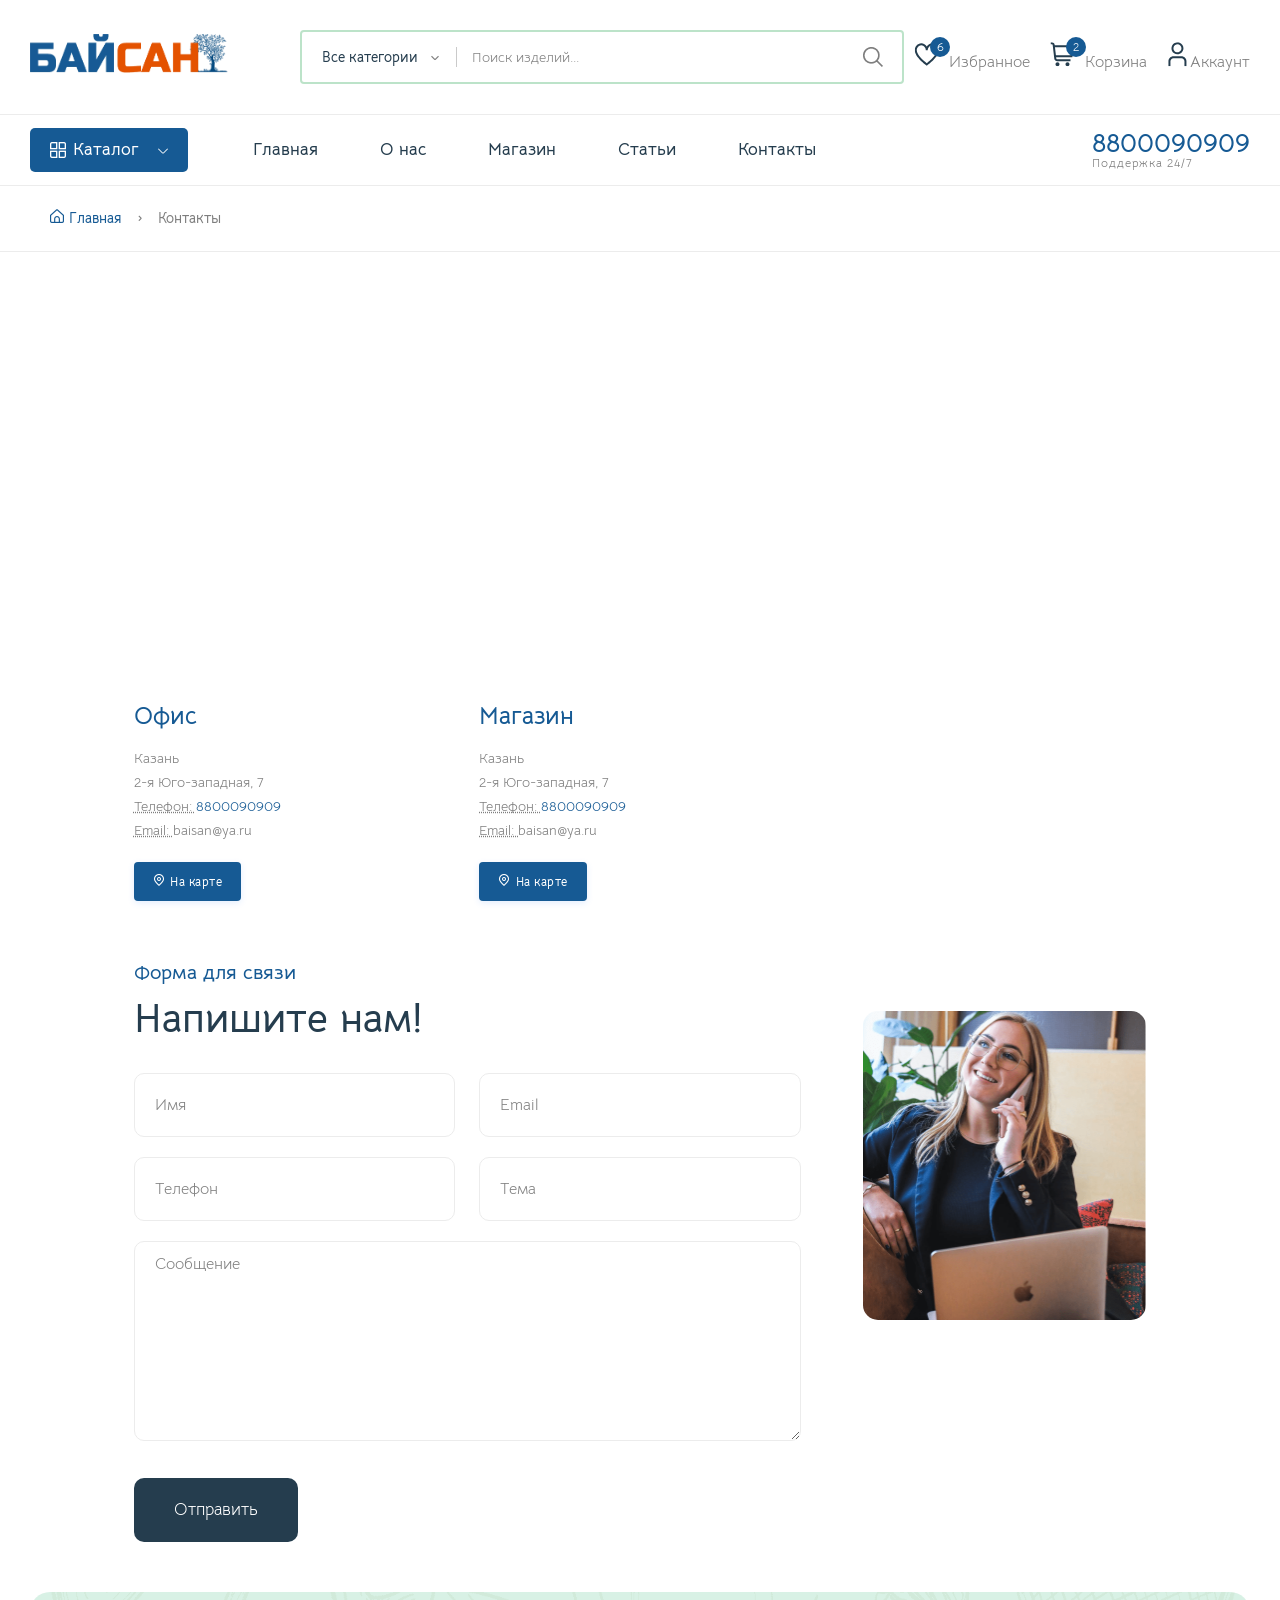
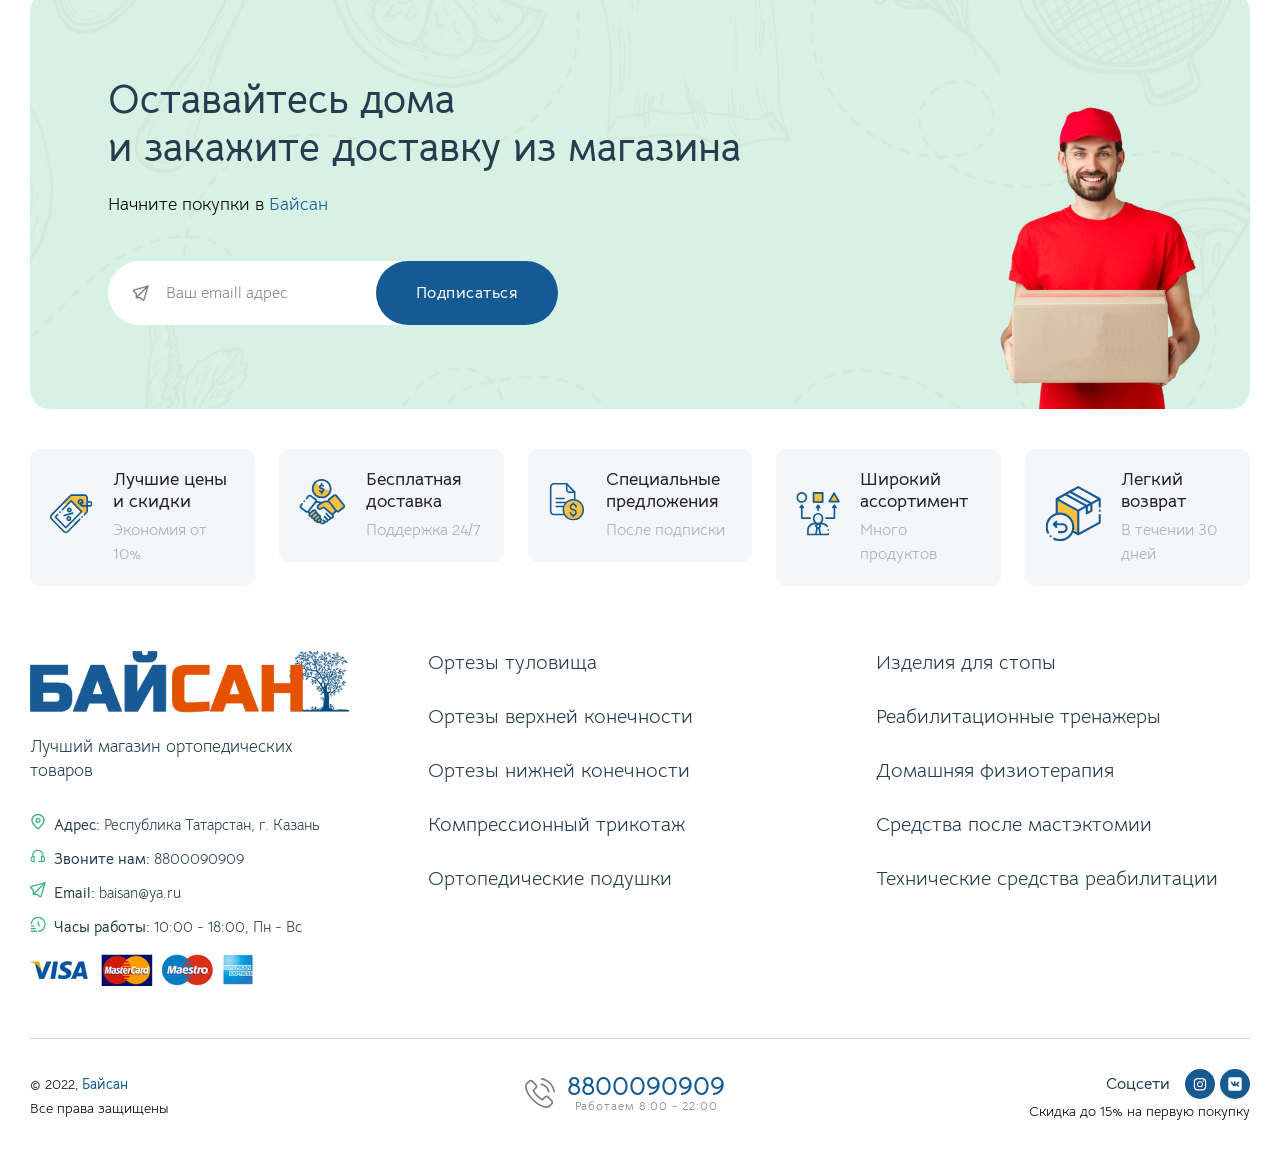
<file: page-contact.html>
﻿<!DOCTYPE html>
<html class="no-js" lang="en">

<head>
    <meta charset="utf-8" />
    <title>Байсан</title>
    <meta http-equiv="x-ua-compatible" content="ie=edge" />
    <meta name="description" content="" />
    <meta name="viewport" content="width=device-width, initial-scale=1" />
    <meta property="og:title" content="" />
    <meta property="og:type" content="" />
    <meta property="og:url" content="" />
    <meta property="og:image" content="" />
    <!-- Favicon -->
    <link rel="shortcut icon" type="image/x-icon" href="assets/imgs/categories-icons/icon_techno.png" />
    <!-- Template CSS -->
    <link rel="stylesheet" href="assets/css/main.css?v=5.6" />

</head>

<body>
    <header class="header-area header-style-1 header-height-2">
        <div class="mobile-promotion">
            <span>Скоро открытие, <strong>скидки до 15%</strong> на все. Только <strong>3 дня</strong> !</span>
        </div>
        <div class="header-middle header-middle-ptb-1 d-none d-lg-block">
            <div class="container">
                <div class="header-wrap">
                    <div class="logo logo-width-1">
                        <a href="index.html"><img src="assets/imgs/logo-new.webp" alt="logo" /></a>
                    </div>
                    <div class="header-right">
                        <div class="search-style-2">
                            <form action="#">
                                <select class="select-active">
                                    <option>Все категории</option>
                                    <option>Ортезы</option>
                                    <option>Изделия для стопы</option>
                                    <option>Реабилитационные тренажеры</option>
                                    <option>Средства после мастэктомии</option>
                                    <option>Домашняя физиотерапия</option>
                                    <option>Компрессионный трикотаж</option>
                                    <option>Ортопедические подушки</option>
                                    <option>Технические средства реабилитации</option>
                                </select>
                                <input type="text" placeholder="Поиск изделий..." />
                            </form>
                        </div>
                        <div class="header-action-right">
                            <div class="header-action-2">
                                <div class="search-location">
                                    <form action="#">
                                        <select class="select-active">
                                            <option>Ваш город</option>
                                            <option>Москва</option>
                                            <option>Казань</option>
                                            <option>Санкт-Петербург</option>
                                            <option>Екатеринбург</option>
                                            <option>Саратов</option>
                                            <option>Нижний Новгород</option>
                                            <option>Воронеж</option>
                                            <option>Сочи</option>
                                            <option>Краснодар</option>
                                        </select>
                                    </form>
                                </div>
                                <div class="header-action-icon-2">
                                    <a href="shop-wishlist.html">
                                        <img class="svgInject" alt="Nest"
                                            src="assets/imgs/theme/icons/icon-heart.svg" />
                                        <span class="pro-count blue">6</span>
                                    </a>
                                    <a href="shop-wishlist.html"><span class="lable">Избранное</span></a>
                                </div>
                                <div class="header-action-icon-2">
                                    <a class="mini-cart-icon" href="shop-cart.html">
                                        <img alt="Nest" src="assets/imgs/theme/icons/icon-cart.svg" />
                                        <span class="pro-count blue">2</span>
                                    </a>
                                    <a href="shop-cart.html"><span class="lable">Корзина</span></a>
                                    <div class="cart-dropdown-wrap cart-dropdown-hm2">
                                        <ul>
                                            <li>
                                                <div class="shopping-cart-img">
                                                    <a href="shop-product-full.html"><img alt="Nest"
                                                            src="assets/imgs/shop/thumbnail-3.jpg" /></a>
                                                </div>
                                                <div class="shopping-cart-title">
                                                    <h4><a href="shop-product-full.html">Изделие</a></h4>
                                                    <h4><span>1 × </span>800.00</h4>
                                                </div>
                                                <div class="shopping-cart-delete">
                                                    <a href="#"><i class="fi-rs-cross-small"></i></a>
                                                </div>
                                            </li>
                                            <li>
                                                <div class="shopping-cart-img">
                                                    <a href="shop-product-full.html"><img alt="Nest"
                                                            src="assets/imgs/shop/thumbnail-2.jpg" /></a>
                                                </div>
                                                <div class="shopping-cart-title">
                                                    <h4><a href="shop-product-full.html">Изделие</a></h4>
                                                    <h4><span>1 × </span>3200.00</h4>
                                                </div>
                                                <div class="shopping-cart-delete">
                                                    <a href="#"><i class="fi-rs-cross-small"></i></a>
                                                </div>
                                            </li>
                                        </ul>
                                        <div class="shopping-cart-footer">
                                            <div class="shopping-cart-total">
                                                <h4>Итог <span>4000.00</span></h4>
                                            </div>
                                            <div class="shopping-cart-button">
                                                <a href="shop-cart.html" class="outline">В корзину</a>
                                                <a href="shop-checkout.html">Купитть</a>
                                            </div>
                                        </div>
                                    </div>
                                </div>
                                <div class="header-action-icon-2">
                                    <a href="page-account.html">
                                        <img class="svgInject" alt="Nest" src="assets/imgs/theme/icons/icon-user.svg" />
                                    </a>
                                    <a href="page-account.html"><span class="lable ml-0">Аккаунт</span></a>
                                    <div class="cart-dropdown-wrap cart-dropdown-hm2 account-dropdown">
                                        <ul>
                                            <li>
                                                <a href="page-account.html"><i class="fi fi-rs-user mr-10"></i>Мой
                                                    аккаунт</a>
                                            </li>
                                            <li>
                                                <a href="shop-wishlist.html"><i class="fi fi-rs-heart mr-10"></i>Избранное</a>
                                            </li>
                                            <li>
                                                <a href="page-account.html"><i
                                                        class="fi fi-rs-settings-sliders mr-10"></i>Настройки</a>
                                            </li>
                                            <li>
                                                <a href="page-login.html"><i
                                                        class="fi fi-rs-sign-out mr-10"></i>Выйти</a>
                                            </li>
                                        </ul>
                                    </div>
                                </div>
                            </div>
                        </div>
                    </div>
                </div>
            </div>
        </div>
        <div class="header-bottom header-bottom-bg-color sticky-bar">
            <div class="container">
                <div class="header-wrap header-space-between position-relative">
                    <div class="logo logo-width-1 d-block d-lg-none">
                        <a href="index.html"><img src="assets/imgs/logo-new.webp" alt="logo" /></a>
                    </div>
                    <div class="header-nav d-none d-lg-flex">
                        <div class="main-categori-wrap d-none d-lg-block">
                            <a class="categories-button-active" href="#">
                                <span class="fi-rs-apps"></span> <span class="et">Каталог</span>
                                <i class="fi-rs-angle-down"></i>
                            </a>
                            <div class="categories-dropdown-wrap categories-dropdown-active-large font-heading" id="catalog_container">
                                <div class="catalog">
                                    <div class="menu_box">
                                        <a class="category_name" href="shop-grid-left.html"> <img src="assets/imgs/categories-icons/icon_niz.png"
                                                alt="" />Ортезы нижней конечности</a>
                                        <a class="category_list" href="shop-grid-left.html">Ортез на всю ногу</a>
                                        <a class="category_list" href="shop-grid-left.html">Ортез на тазобедренный сустав</a>
                                        <a class="category_list" href="shop-grid-left.html">Ортез на бедро</a>
                                        <a class="category_list" href="shop-grid-left.html">Ортез на коленный сустав</a>
                                        <a class="category_list" href="shop-grid-left.html">Ортез на галеностопный сустав</a>
                                        <a class="category_list" href="shop-grid-left.html">Ортез на голень</a>
                                        <a class="category_list" href="shop-grid-left.html">Ортез стопы</a>
                                    </div>
                                    <div class="menu_box">
                                        <a class="category_name" href="shop-grid-left.html"> <img src="assets/imgs/categories-icons/icon_verh.png"
                                                alt="" />Ортезы верхней конечности</a>
                            
                                        <a class="category_list" href="shop-grid-left.html">Ортез на всю руку</a>
                                        <a class="category_list" href="shop-grid-left.html">Ортез на плечевой сустав</a>
                                        <a class="category_list" href="shop-grid-left.html">Ортез на локтевой сустав</a>
                                        <a class="category_list" href="shop-grid-left.html">Ортез лучезапястный сустав</a>
                                        <a class="category_list" href="shop-grid-left.html">Ортез на кисть</a>
                                        <a class="category_list" href="shop-grid-left.html">Ортез на пальцы</a>
                                    </div>
                                    <div class="menu_box">
                                        <a class="category_name" href="shop-grid-left.html"> <img src="assets/imgs/categories-icons/icon_ortez.png"
                                                alt="" />Ортезы туловища</a>
                                        <a class="category_list" href="shop-grid-left.html">Ортез на шейный отдел</a>
                                        <a class="category_list" href="shop-grid-left.html">Ортопедический реклинатор</a>
                                        <a class="category_list" href="shop-grid-left.html">Ортопедический корсет</a>
                                        <a class="category_list" href="shop-grid-left.html">Гиперэкстензионный корсет</a>
                                        <a class="category_list" href="shop-grid-left.html">Бандаж грудной</a>
                                        <a class="category_list" href="shop-grid-left.html">Грудопоясничный корсет</a>
                                        <a class="category_list" href="shop-grid-left.html">Пояснично-крестцовый корсет</a>
                                        <a class="category_list" href="shop-grid-left.html">Пояс для беременных</a>
                                        <a class="category_list" href="shop-grid-left.html">Бандаж грыжевой</a>
                                        <a class="category_list" href="shop-grid-left.html">Бандаж паховый</a>
                                        <a class="category_list" href="shop-grid-left.html">Бандаж на брюшную стенку</a>
                            
                                    </div>
                                    <div class="menu_box">
                                        <a class="category_name" href="shop-grid-left.html"> <img
                                                src="assets/imgs/categories-icons/icon_tricotaz.png" alt="" />Компрессионный трикотаж</a>
                                        <a class="category_list" href="shop-grid-left.html">Чулки</a>
                                        <a class="category_list_level2" href="shop-grid-left.html">Чулки компрессионные
                                            кругловязаные до бедра
                                        </a>
                                        <a class="category_list_level2" href="shop-grid-left.html">Чулки компрессионные кругловязаные до колена</a>
                                        <a class="category_list" href="shop-grid-left.html">Рукава</a>
                                        <a class="category_list_level2" href="shop-grid-left.html">Рукава компрессионные кругловязаные</a>
                                        <a class="category_list" href="shop-grid-left.html">Бандажи</a>
                                        <a class="category_list_level2" href="shop-grid-left.html">Для фиксации голеностопного сустава</a>
                                        <a class="category_list_level2" href="shop-grid-left.html">Для фиксации коленного сустава</a>
                                        <a class="category_list_level2" href="shop-grid-left.html">Для фиксации локтевого сустава</a>
                            
                                    </div>
                                    <div class="menu_box">
                                        <a class="category_name" href="shop-grid-left.html"> <img src="assets/imgs/categories-icons/icon_stopa.png"
                                                alt="" />Изделия для стопы</a>
                                        <a class="category_list" href="shop-grid-left.html">Индивидуальные стельки</a>
                                        <a class="category_list" href="shop-grid-left.html">Ортопедические стельки</a>
                                        <a class="category_list" href="shop-grid-left.html">Подпяточники и пелоты</a>
                                        <a class="category_list" href="shop-grid-left.html">Корректоры</a>
                            
                                    </div>
                                    <div class="menu_box">
                                        <a class="category_name" href="shop-grid-left.html"> <img
                                                src="assets/imgs/categories-icons/icon_reabilitaziya.png" alt="" />Реабилитационные тренажеры</a>
                                        <a class="category_list" href="shop-grid-left.html">Моторика рук</a>
                                        <a class="category_list" href="shop-grid-left.html">Моторика ног</a>
                            
                                    </div>
                                    <div class="menu_box">
                                        <a class="category_name" href="shop-grid-left.html"> <img
                                                src="assets/imgs/categories-icons/icon_mastectomiya.png" alt="" />Средства после мастэктомии </a>
                                        <a class="category_list" href="shop-grid-left.html">Бандажи после мастэктомии</a>
                                        <a class="category_list" href="shop-grid-left.html">Лифы для протезирования молочной железы</a>
                                        <a class="category_list" href="shop-grid-left.html">Вкладыши для груди</a>
                            
                                    </div>
                                    <div class="menu_box">
                                        <a class="category_name" href="shop-grid-left.html"> <img
                                                src="assets/imgs/categories-icons/icon_phisiotherap.png" alt="" />Домашняя физиотерапия</a>
                                        <a class="category_list" href="shop-grid-left.html">Медтехника для дома</a>
                                        <a class="category_list" href="shop-grid-left.html">Массажеры</a>
                                        <a class="category_list" href="shop-grid-left.html">Массажные коврики</a>
                            
                                    </div>
                            
                                    <div class="menu_box">
                                        <a class="category_name" href="shop-grid-left.html"> <img
                                                src="assets/imgs/categories-icons/icon_podushka.png" alt="" />Ортопедические подушки</a>
                                        <a class="category_list" href="shop-grid-left.html">Для сидения</a>
                                        <a class="category_list" href="shop-grid-left.html">Для сна</a>
                                        <a class="category_list" href="shop-grid-left.html">Для беременных</a>
                                        <a class="category_list" href="shop-grid-left.html">Для кормления</a>
                                        <a class="category_list" href="shop-grid-left.html">Дорожные</a>
                                    </div>
                                    <div class="menu_box">
                                        <a class="category_name" href="shop-grid-left.html"> <img
                                                src="assets/imgs/categories-icons/icon_reabilitaziya.png" alt="" />Средства реабилитации</a>
                                        <a class="category_list" href="shop-grid-left.html">Трости</a>
                                        <a class="category_list" href="shop-grid-left.html">Ходунки</a>
                                        <a class="category_list" href="shop-grid-left.html">Костыли</a>
                                        <a class="category_list" href="shop-grid-left.html">Инвалидные кресла</a>
                                        <a class="category_list" href="shop-grid-left.html">Противопролежневые системы</a>
                                        <a class="category_list" href="shop-grid-left.html">Скандинавская ходьба</a>
                                    </div>
                                </div>
                            </div>
                        </div>
                        <div class="main-menu main-menu-padding-1 main-menu-lh-2 d-none d-lg-block font-heading">
                            <nav>
                                <ul>
                                    <li style="margin-left: 30px;">
                                        <a href="index.html">Главная</a>
                                    </li>
                                    <li style="margin-left: 30px;">
                                        <a href="page-about.html">О нас</a>
                                    </li>
                                    <li style="margin-left: 30px;">
                                        <a href="shop-grid-left.html">Магазин</a>

                                    </li>

                                   
                                    <li style="margin-left: 30px;">
                                        <a href="blog-category-big.html">Статьи</i></a>
                                    </li>

                                    <li style="margin-left: 30px;">
                                        <a href="page-contact.html">Контакты</a>
                                    </li>
                                </ul>
                            </nav>
                        </div>
                    </div>
                    <div class="hotline d-none d-lg-flex">
                        <img src="assets/imgs/theme/icons/icon-headphone-white.svg" alt="hotline" />
                        <a href="tel:8800090909">
                            <p>8800090909<span>Поддержка 24/7</span></p>
                        </a>
                    </div>
                    <div class="header-action-icon-2 d-block d-lg-none">
                        <div class="burger-icon burger-icon-white">
                            <span class="burger-icon-top"></span>
                            <span class="burger-icon-mid"></span>
                            <span class="burger-icon-bottom"></span>
                        </div>
                    </div>
                    <div class="header-action-right d-block d-lg-none">
                        <div class="header-action-2">
                            <div class="header-action-icon-2">
                                <a href="shop-wishlist.html">
                                    <img alt="Nest" src="assets/imgs/theme/icons/icon-heart.svg" />
                                    <span class="pro-count white">4</span>
                                </a>
                            </div>
                            <div class="header-action-icon-2">
                                <a class="mini-cart-icon" href="#">
                                    <img alt="Nest" src="assets/imgs/theme/icons/icon-cart.svg" />
                                    <span class="pro-count white">2</span>
                                </a>
                                <div class="cart-dropdown-wrap cart-dropdown-hm2">
                                    <ul>
                                        <li>
                                            <div class="shopping-cart-img">
                                                <a href="shop-product-full.html"><img alt="Nest"
                                                        src="assets/imgs/shop/thumbnail-3.jpg" /></a>
                                            </div>
                                            <div class="shopping-cart-title">
                                                <h4><a href="shop-product-full.html">Изделие</a></h4>
                                                <h3><span>1 × </span>800₽</h3>
                                            </div>
                                            <div class="shopping-cart-delete">
                                                <a href="#"><i class="fi-rs-cross-small"></i></a>
                                            </div>
                                        </li>
                                        <li>
                                            <div class="shopping-cart-img">
                                                <a href="shop-product-full.html"><img alt="Nest"
                                                        src="assets/imgs/shop/thumbnail-4.jpg" /></a>
                                            </div>
                                            <div class="shopping-cart-title">
                                                <h4><a href="shop-product-full.html">Другое изделие</a></h4>
                                                <h3><span>1 × </span>3500₽</h3>
                                            </div>
                                            <div class="shopping-cart-delete">
                                                <a href="#"><i class="fi-rs-cross-small"></i></a>
                                            </div>
                                        </li>
                                    </ul>
                                    <div class="shopping-cart-footer">
                                        <div class="shopping-cart-total">
                                            <h4>Всего <span>4300₽</span></h4>
                                        </div>
                                        <div class="shopping-cart-button">
                                            <a href="shop-cart.html">В корзину</a>
                                            <a href="shop-checkout.html">Оформить </a>
                                        </div>
                                    </div>
                                </div>
                            </div>
                        </div>
                    </div>
                </div>
            </div>
        </div>
    </header>
    <div class="mobile-header-active mobile-header-wrapper-style">
        <div class="mobile-header-wrapper-inner">
            <div class="mobile-header-top">
                <div class="mobile-header-logo">
                    <a href="index.html"><img src="assets/imgs/logo-new.webp" alt="logo" /></a>
                </div>
                <div class="mobile-menu-close close-style-wrap close-style-position-inherit">
                    <button class="close-style search-close">
                        <i class="icon-top"></i>
                        <i class="icon-bottom"></i>
                    </button>
                </div>
            </div>
            <div class="mobile-header-content-area">
                <div class="mobile-search search-style-3 mobile-header-border">
                    <form action="#">
                        <input type="text" placeholder="Поиск изделий…" />
                        <button type="submit"><i class="fi-rs-search"></i></button>
                    </form>
                </div>
                <div class="mobile-menu-wrap mobile-header-border">
                    <!-- mobile menu start -->
                    <nav>
                        <ul class="mobile-menu font-heading">
                            <li class="menu-item-has-children">
                                <a href="index.html">Главная</a>
                            </li>
                            <li class="menu-item-has-children">
                                <a href="shop-grid-left.html">Каталог</a>

                            </li>

                            <li class="menu-item-has-children">
                                <a href="#">Меню</a>
                                <ul class="dropdown">
                                    <li class="menu-item-has-children">
                                        <a href="#">Ортезы нижней конечности</a>
                                        <ul class="dropdown">
                                            <li><a href="shop-product-full.html">Ортез на всю ногу</a></li>
                                            <li><a href="shop-product-full.html">Ортез на тазобедренный сустав</a></li>
                                            <li><a href="shop-product-full.html">Ортез на бедро</a></li>
                                            <li><a href="shop-product-full.html">Ортез на коленный сустав</a></li>
                                            <li><a href="shop-product-full.html">Ортез на галеностопный сустав</a></li>
                                            <li><a href="shop-product-full.html">Ортез на голень</a></li>
                                            <li><a href="shop-product-full.html">Ортез стопы</a></li>
                                        </ul>
                                    </li>
                                    <li class="menu-item-has-children">
                                        <a href="#">Ортезы верхней конечности</a>
                                        <ul class="dropdown">
                                            <li><a href="shop-product-full.html">Ортез на всю руку</a></li>
                                            <li><a href="shop-product-full.html">Ортез на плечевой сустав</a></li>
                                            <li><a href="shop-product-full.html">Ортез на локтевой сустав</a></li>
                                            <li><a href="shop-product-full.html">Ортез лучезапястный сустав</a></li>
                                            <li><a href="shop-product-full.html">Ортез на кисть</a></li>
                                            <li><a href="shop-product-full.html">Ортез на пальцы</a></li>
                                        </ul>
                                    </li>
                                    <li class="menu-item-has-children">
                                        <a href="#">Ортезы туловища</a>
                                        <ul class="dropdown">
                                            <li><a href="shop-product-full.html">Ортез на шейный отдел</a></li>
                                            <li><a href="shop-product-full.html">Ортопедический реклинатор</a></li>
                                            <li><a href="shop-product-full.html">Ортопедический корсет</a></li>
                                            <li><a href="shop-product-full.html">Гиперэкстензионный корсет</a></li>
                                            <li><a href="shop-product-full.html">Бандаж грудной</a></li>
                                            <li><a href="shop-product-full.html">Грудопоясничный корсет</a></li>
                                            <li><a href="shop-product-full.html">Пояснично-крестцовый корсет</a></li>
                                            <li><a href="shop-product-full.html">Пояс для беременных</a></li>
                                            <li><a href="shop-product-full.html">Бандаж грыжевой</a></li>
                                            <li><a href="shop-product-full.html">Бандаж паховый</a></li>
                                        </ul>
                                    </li>
                                    <li class="menu-item-has-children">
                                        <a href="#">Компрессионный трикотаж</a>
                                        <ul class="dropdown">
                                            <li><a href="shop-product-full.html">Чулки компрессионные
                                                    кругловязаные до бедра</a></li>
                                            <li><a href="shop-product-full.html">Чулки компрессионные кругловязаные до колена</a></li>
                                            <li><a href="shop-product-full.html">Рукава компрессионные кругловязаные</a></li>
                                            <li><a href="shop-product-full.html">Бандажи Для фиксации голеностопного сустава</a></li>
                                            <li><a href="shop-product-full.html">Бандажи Для фиксации коленного сустав</a></li>
                                            <li><a href="shop-product-full.html">Бандажи Для фиксации локтевого сустава</a></li>
                                
                                        </ul>
                                    </li>
                                    <li class="menu-item-has-children">
                                        <a href="#">Изделия для стопы</a>
                                        <ul class="dropdown">
                                            <li><a href="shop-product-full.html">Индивидуальные стельки</a></li>
                                            <li><a href="shop-product-full.html">Ортопедические стельки</a></li>
                                            <li><a href="shop-product-full.html">Подпяточники и пелоты</a></li>
                                            <li><a href="shop-product-full.html">Корректоры</a></li>
                                
                                        </ul>
                                    </li>
                                    <li class="menu-item-has-children">
                                        <a href="#">Реабилитационные тренажеры</a>
                                        <ul class="dropdown">
                                            <li><a href="shop-product-full.html">Моторика рук</a></li>
                                            <li><a href="shop-product-full.html">Моторика ног</a></li>
                                
                                        </ul>
                                    </li>
                                    <li class="menu-item-has-children">
                                        <a href="#">Средства после мастэктомии</a>
                                        <ul class="dropdown">
                                            <li><a href="shop-product-full.html">Бандажи после мастэктомии</a></li>
                                            <li><a href="shop-product-full.html">Лифы для протезирования молочной железы</a></li>
                                            <li><a href="shop-product-full.html">Вкладыши для груди</a></li>
                                
                                        </ul>
                                    </li>
                                    <li class="menu-item-has-children">
                                        <a href="#">Домашняя физиотерапия</a>
                                        <ul class="dropdown">
                                            <li><a href="shop-product-full.html">Медтехника для дома</a></li>
                                            <li><a href="shop-product-full.html">Массажеры</a></li>
                                            <li><a href="shop-product-full.html">Массажные коврики</a></li>
                                
                                        </ul>
                                    </li>
                                    <li class="menu-item-has-children">
                                        <a href="#">Ортопедические подушки</a>
                                        <ul class="dropdown">
                                            <li><a href="shop-product-full.html">Для сидения</a></li>
                                            <li><a href="shop-product-full.html">Для сна</a></li>
                                            <li><a href="shop-product-full.html">Для беременных</a></li>
                                            <li><a href="shop-product-full.html">Для кормления</a></li>
                                            <li><a href="shop-product-full.html">Дорожные</a></li>
                                
                                        </ul>
                                    </li>
                                    <li class="menu-item-has-children">
                                        <a href="#">Средства реабилитации</a>
                                        <ul class="dropdown">
                                            <li><a href="shop-product-full.html">Трости</a></li>
                                            <li><a href="shop-product-full.html">Ходунки</a></li>
                                            <li><a href="shop-product-full.html">Костылих</a></li>
                                            <li><a href="shop-product-full.html">Инвалидные кресла</a></li>
                                            <li><a href="shop-product-full.html">Скандинавская ходьба</a></li>
                                
                                        </ul>
                                    </li>
                                </ul>
                            </li>
                            <li class="menu-item-has-children">
                                <a href="page-about.html">О нас</a>
                            
                            </li>
                            <li class="menu-item-has-children">
                                <a href="blog-category-big.html">Статьи</a>

                            </li>

                        </ul>
                    </nav>
                    <!-- mobile menu end -->
                </div>
                <div class="mobile-header-info-wrap">
                    <div class="single-mobile-header-info">
                        <a href="page-contact.html"><i class="fi-rs-marker"></i>Контакты</a>
                    </div>
                    <div class="single-mobile-header-info">
                        <a href="page-login.html"><i class="fi-rs-user"></i>Войти / Зарегистрироваться </a>
                    </div>
                    <div class="single-mobile-header-info">
                        <a href="tel:8800090909"><i class="fi-rs-headphones"></i>8800090909 </a>
                    </div>
                </div>
                <div class="mobile-social-icon mb-50">
                    <h6 class="mb-15">Соцсети</h6>
                    <a href="#"><img src="assets/imgs/theme/icons/icon-facebook-white.svg" alt="" /></a>
                    <a href="#"><img src="assets/imgs/theme/icons/icon-twitter-white.svg" alt="" /></a>
                    <a href="#"><img src="assets/imgs/theme/icons/icon-instagram-white.svg" alt="" /></a>
                    <a href="#"><img src="assets/imgs/theme/icons/icon-vk.svg" alt="" /></a>

                </div>
                <div class="site-copyright">Copyright 2022</div>
            </div>
        </div>
    </div>
    <!--End header-->
    <main class="main pages">
        <div class="page-header breadcrumb-wrap">
            <div class="container">
                <div class="breadcrumb">
                    <a href="index.html" rel="nofollow"><i class="fi-rs-home mr-5"></i>Главная</a>
                    <span></span> Контакты
                </div>
            </div>
        </div>
        <div class="page-content pt-50">
            <!--Место для карты-->
            <section class="container mb-50 d-md-block">
                <div class="border-radius-15 overflow-hidden">
                    <div id="map-panes" class="leaflet-map">
                <iframe
                    src="https://yandex.ru/map-widget/v1/?um=constructor%3Ac0c6363c3dfed604733115dbcb35b2deaaef62ff6ffe8c7fd69f830a138f5883&amp;source=constructor"
                    width="100%" height="500" frameborder="0" scroll="false"></iframe>
                    </div>
                </div>
            </section>
            <div class="container">
                <div class="row">
                    <div class="col-xl-10 col-lg-12 m-auto">
                        <section class="mb-50">
                            <div class="row mb-60">
                                <div class="col-md-4 mb-4 mb-md-0">
                                    <h4 class="mb-15 text-brand">Офис</h4>
                                    Казань<br />
                                    2-я Юго-западная, 7<br />
                                    <abbr title="Phone">Телефон: </abbr><a
                                        href="tel:8800090909"><span>8800090909</span></a><br />
                                    <abbr title="Email">Email: </abbr>baisan@ya.ru<br />
                                    <a
                                        class="btn btn-sm font-weight-bold text-white mt-20 border-radius-5 btn-shadow-brand hover-up"><i
                                            class="fi-rs-marker mr-5"></i>На карте</a>
                                </div>
                                <div class="col-md-4 mb-4 mb-md-0">
                                    <h4 class="mb-15 text-brand">Магазин</h4>
                                    Казань<br />
                                    2-я Юго-западная, 7<br />
                                    <abbr title="Phone">Телефон: </abbr><a
                                        href="tel:8800090909"><span>8800090909</span></a><br />
                                    <abbr title="Email">Email: </abbr>baisan@ya.ru<br />
                                    <a
                                        class="btn btn-sm font-weight-bold text-white mt-20 border-radius-5 btn-shadow-brand hover-up"><i
                                            class="fi-rs-marker mr-5"></i>На карте</a>
                                </div>

                            </div>
                            <div class="row">
                                <div class="col-xl-8">
                                    <div class="contact-from-area padding-20-row-col">
                                        <h5 class="text-brand mb-10">Форма для связи</h5>
                                        <h2 class="mb-10">Напишите нам!</h2>
                                        <form class="contact-form-style mt-30" id="contact-form" action="#"
                                            method="post">
                                            <div class="row">
                                                <div class="col-lg-6 col-md-6">
                                                    <div class="input-style mb-20">
                                                        <input name="name" placeholder="Имя" type="text" />
                                                    </div>
                                                </div>
                                                <div class="col-lg-6 col-md-6">
                                                    <div class="input-style mb-20">
                                                        <input name="email" placeholder="Email" type="email" />
                                                    </div>
                                                </div>
                                                <div class="col-lg-6 col-md-6">
                                                    <div class="input-style mb-20">
                                                        <input name="telephone" placeholder="Телефон" type="tel" />
                                                    </div>
                                                </div>
                                                <div class="col-lg-6 col-md-6">
                                                    <div class="input-style mb-20">
                                                        <input name="subject" placeholder="Тема" type="text" />
                                                    </div>
                                                </div>
                                                <div class="col-lg-12 col-md-12">
                                                    <div class="textarea-style mb-30">
                                                        <textarea name="message" placeholder="Сообщение"></textarea>
                                                    </div>
                                                    <button class="submit submit-auto-width"
                                                        type="submit">Отправить</button>
                                                </div>
                                            </div>
                                        </form>
                                        <p class="form-messege"></p>
                                    </div>
                                </div>
                                <div class="col-lg-4 pl-50 d-lg-block d-none">
                                    <img class="border-radius-15 mt-50" src="assets/imgs/page/contact-2.png" alt="" />
                                </div>
                            </div>
                        </section>
                    </div>
                </div>
            </div>
        </div>
    </main>
    <footer class="main">
        <section class="newsletter mb-15 wow animate__animated animate__fadeIn">
            <div class="container">
                <div class="row">
                    <div class="col-lg-12">
                        <div class="position-relative newsletter-inner">
                            <div class="newsletter-content">
                                <h2 class="mb-20">
                                    Оставайтесь дома <br />
                                    и закажите доставку из магазина
                                </h2>
                                <p class="mb-45">Начните покупки в <span class="text-brand">Байсан</span></p>
                                <form class="form-subcriber d-flex">
                                    <input type="email" placeholder="Ваш emaill адрес" />
                                    <button class="btn" type="submit">Подписаться</button>
                                </form>
                            </div>
                            <img src="assets/imgs/banner/banner_2.png" alt="newsletter" />
                        </div>
                    </div>
                </div>
            </div>
        </section>
        <section class="featured section-padding">
            <div class="container">
                <div class="row">
                    <div class="col-lg-1-5 col-md-4 col-12 col-sm-6 mb-md-4 mb-xl-0">
                        <div class="banner-left-icon d-flex align-items-center wow animate__animated animate__fadeInUp"
                            data-wow-delay="0">
                            <div class="banner-icon">
                                <img src="assets/imgs/theme/icons/icon-1.svg" alt="" />
                            </div>
                            <div class="banner-text">
                                <h3 class="icon-box-title">Лучшие цены и скидки</h3>
                                <p>Экономия от 10%</p>
                            </div>
                        </div>
                    </div>
                    <div class="col-lg-1-5 col-md-4 col-12 col-sm-6">
                        <div class="banner-left-icon d-flex align-items-center wow animate__animated animate__fadeInUp"
                            data-wow-delay=".1s">
                            <div class="banner-icon">
                                <img src="assets/imgs/theme/icons/icon-2.svg" alt="" />
                            </div>
                            <div class="banner-text">
                                <h3 class="icon-box-title">Бесплатная доставка</h3>
                                <p>Поддержка 24/7</p>
                            </div>
                        </div>
                    </div>
                    <div class="col-lg-1-5 col-md-4 col-12 col-sm-6">
                        <div class="banner-left-icon d-flex align-items-center wow animate__animated animate__fadeInUp"
                            data-wow-delay=".2s">
                            <div class="banner-icon">
                                <img src="assets/imgs/theme/icons/icon-3.svg" alt="" />
                            </div>
                            <div class="banner-text">
                                <h3 class="icon-box-title">Специальные предложения</h3>
                                <p>После подписки</p>
                            </div>
                        </div>
                    </div>
                    <div class="col-lg-1-5 col-md-4 col-12 col-sm-6">
                        <div class="banner-left-icon d-flex align-items-center wow animate__animated animate__fadeInUp"
                            data-wow-delay=".3s">
                            <div class="banner-icon">
                                <img src="assets/imgs/theme/icons/icon-4.svg" alt="" />
                            </div>
                            <div class="banner-text">
                                <h3 class="icon-box-title">Широкий ассортимент</h3>
                                <p>Много продуктов</p>
                            </div>
                        </div>
                    </div>
                    <div class="col-lg-1-5 col-md-4 col-12 col-sm-6">
                        <div class="banner-left-icon d-flex align-items-center wow animate__animated animate__fadeInUp"
                            data-wow-delay=".4s">
                            <div class="banner-icon">
                                <img src="assets/imgs/theme/icons/icon-5.svg" alt="" />
                            </div>
                            <div class="banner-text">
                                <h3 class="icon-box-title">Легкий возврат</h3>
                                <p>В течении 30 дней</p>
                            </div>
                        </div>
                    </div>
                    <div class="col-lg-1-5 col-md-4 col-12 col-sm-6 d-xl-none">
                        <div class="banner-left-icon d-flex align-items-center wow animate__animated animate__fadeInUp"
                            data-wow-delay=".5s">
                            <div class="banner-icon">
                                <img src="assets/imgs/theme/icons/icon-6.svg" alt="" />
                            </div>
                            <div class="banner-text">
                                <h3 class="icon-box-title">Безопасная доставка</h3>
                                <p>В течении 30 дней</p>
                            </div>
                        </div>
                    </div>
                </div>
            </div>
        </section>
        <section class="section-padding footer-mid">
            <div class="container pt-15 pb-20">
                <div class="row">
                    <div class="col">
                        <div style="margin-right: 50px;"
                            class="widget-about font-md mb-md-3 mb-lg-3 mb-xl-0 wow animate__animated animate__fadeInUp"
                            data-wow-delay="0">
                            <div class="logo mb-30">
                                <a href="index.html" class="mb-15"><img src="assets/imgs/baisan-logo.webp" alt="logo" /></a>
                                <p class="font-lg text-heading">Лучший магазин ортопедических товаров</p>
                            </div>
                            <ul class="contact-infor">
                                <li><img src="assets/imgs/theme/icons/icon-location.svg" alt="" /><strong>Адрес:
                                    </strong> <span>Республика Татарстан, г. Казань</span>
                                </li>
                                <li><img src="assets/imgs/theme/icons/icon-contact.svg" alt="" /><strong>Звоните нам:
                                    </strong><span>8800090909</span></li>
                                <li><img src="assets/imgs/theme/icons/icon-email-2.svg" alt="" /><strong>Email:
                                    </strong><span>baisan@ya.ru</span></li>
                                <li><img src="assets/imgs/theme/icons/icon-clock.svg" alt="" /><strong>Часы работы:
                                    </strong><span>10:00 - 18:00, Пн - Вс</span></li>
                            </ul>
                            <img class="mt-15" src="assets/imgs/theme/payment-method.png" alt="" />
                        </div>
                    </div>
                    <div class="footer-link-widget col wow animate__animated animate__fadeInUp" data-wow-delay=".2s">
                        <ul class="footer-list mb-sm-5 mb-md-0">
                            <li><a href="shop-grid-left.html">Ортезы туловища</a></li>
                            <li><a href="shop-grid-left.html">Ортезы верхней конечности</a></li>
                            <li><a href="shop-grid-left.html">Ортезы нижней конечности</a></li>
                
                            <li><a href="shop-grid-left.html">Компрессионный трикотаж</a></li>
                            <li><a href="shop-grid-left.html">Ортопедические подушки</a></li>
                        </ul>
                    </div>
                
                    <div class="footer-link-widget col wow animate__animated animate__fadeInUp" data-wow-delay=".4s">
                
                        <ul class="footer-list mb-sm-5 mb-md-0">
                            <li><a href="shop-grid-left.html">Изделия для стопы</a></li>
                            <li><a href="shop-grid-left.html">Реабилитационные тренажеры</a></li>
                            <li><a href="shop-grid-left.html">Домашняя физиотерапия</a></li>
                            <li><a href="shop-grid-left.html">Средства после мастэктомии</a></li>
                            <li><a href="shop-grid-left.html">Технические средства реабилитации</a></li>
                        </ul>
                    </div>
                
                </div>
        </section>
        <div class="container pb-30 wow animate__animated animate__fadeInUp" data-wow-delay="0">
            <div class="row align-items-center">
                <div class="col-12 mb-30">
                    <div class="footer-bottom"></div>
                </div>
                <div class="col-xl-4 col-lg-6 col-md-6">
                    <p class="font-sm mb-0">&copy; 2022, <strong class="text-brand">Байсан</strong><br />Все права
                        защищены</p>
                </div>
                <div class="col-xl-4 col-lg-6 text-center d-none d-xl-block">
                    <div class="hotline d-lg-inline-flex mr-30">
                        <img src="assets/imgs/theme/icons/phone-call.svg" alt="hotline" />
                        <a href="tel:8800090909">
                            <p>8800090909<span>Работаем 8:00 - 22:00</span></p>
                        </a>
                    </div>

                </div>
                <div class="col-xl-4 col-lg-6 col-md-6 text-end d-none d-md-block">
                    <div class="mobile-social-icon">
                        <h6>Соцсети</h6>

                        <a href="#"><img src="assets/imgs/theme/icons/icon-instagram-white.svg" alt="" /></a>
                        <a href="#"><img src="assets/imgs/theme/icons/icon-vk.svg" alt="" /></a>
                    </div>
                    <p class="font-sm">Скидка до 15% на первую покупку</p>
                </div>
            </div>
        </div>
    </footer>
    <!-- Preloader Start -->
    <div id="preloader-active">
        <div class="preloader d-flex align-items-center justify-content-center">
            <div class="preloader-inner position-relative">
                <div class="text-center">
                    <img class="mb-15" width="220" src="assets/imgs/logo-new.webp" alt="logo" /> </br>
                    <img src="assets/imgs/807.gif" alt="" />
                </div>
            </div>
        </div>
    </div>
    <!-- Vendor JS-->
    <script src="assets/js/vendor/modernizr-3.6.0.min.js"></script>
    <script src="assets/js/vendor/jquery-3.6.0.min.js"></script>
    <script src="assets/js/vendor/jquery-migrate-3.3.0.min.js"></script>
    <script src="assets/js/vendor/bootstrap.bundle.min.js"></script>
    <script src="assets/js/plugins/slick.js"></script>
    <script src="assets/js/plugins/jquery.syotimer.min.js"></script>
    <script src="assets/js/plugins/wow.js"></script>
    <script src="assets/js/plugins/perfect-scrollbar.js"></script>
    <script src="assets/js/plugins/magnific-popup.js"></script>
    <script src="assets/js/plugins/select2.min.js"></script>
    <script src="assets/js/plugins/waypoints.js"></script>
    <script src="assets/js/plugins/counterup.js"></script>
    <script src="assets/js/plugins/jquery.countdown.min.js"></script>
    <script src="assets/js/plugins/images-loaded.js"></script>
    <script src="assets/js/plugins/isotope.js"></script>
    <script src="assets/js/plugins/scrollup.js"></script>
    <script src="assets/js/plugins/jquery.vticker-min.js"></script>
    <script src="assets/js/plugins/jquery.theia.sticky.js"></script>
    <script src="assets/js/plugins/leaflet.js"></script>
    <!-- Template  JS -->
    <script src="./assets/js/main.js?v=5.6"></script>
    <script src="./assets/js/shop.js?v=5.6"></script>
</body>

</html>
</file>
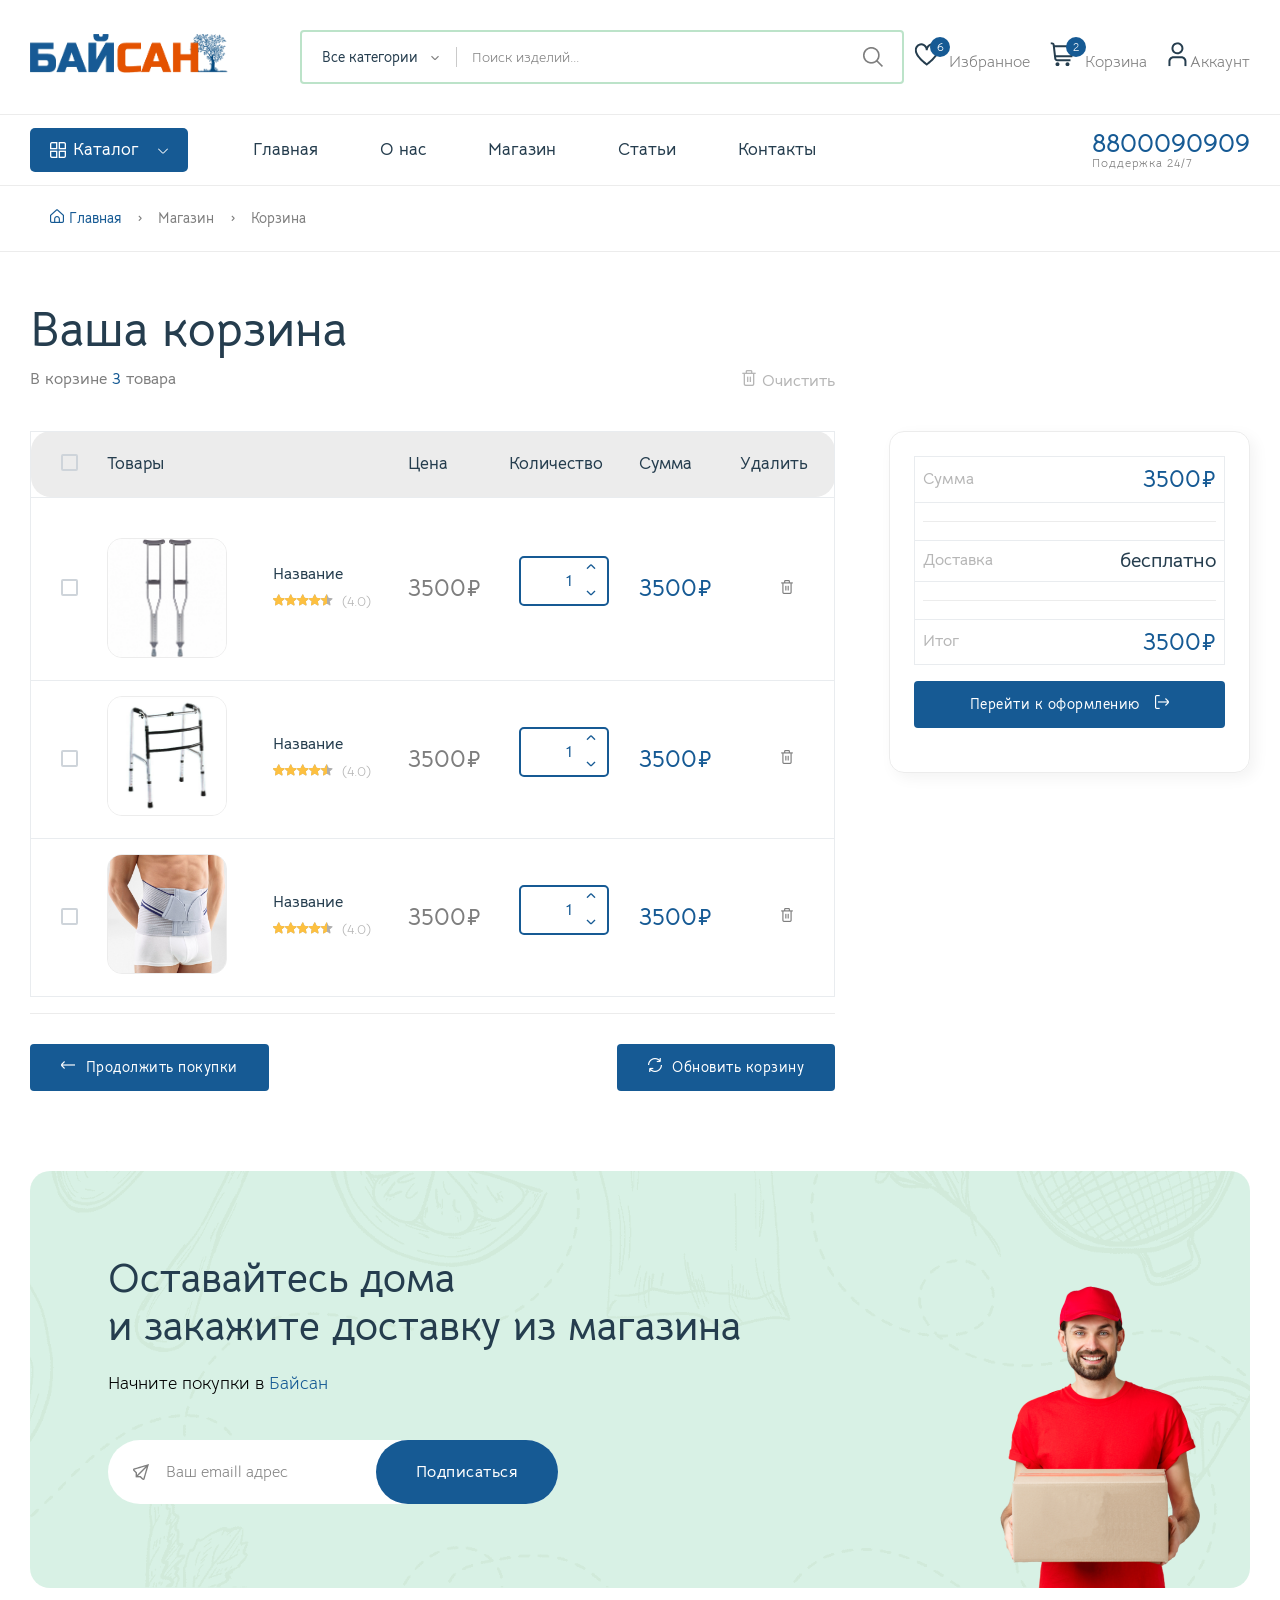
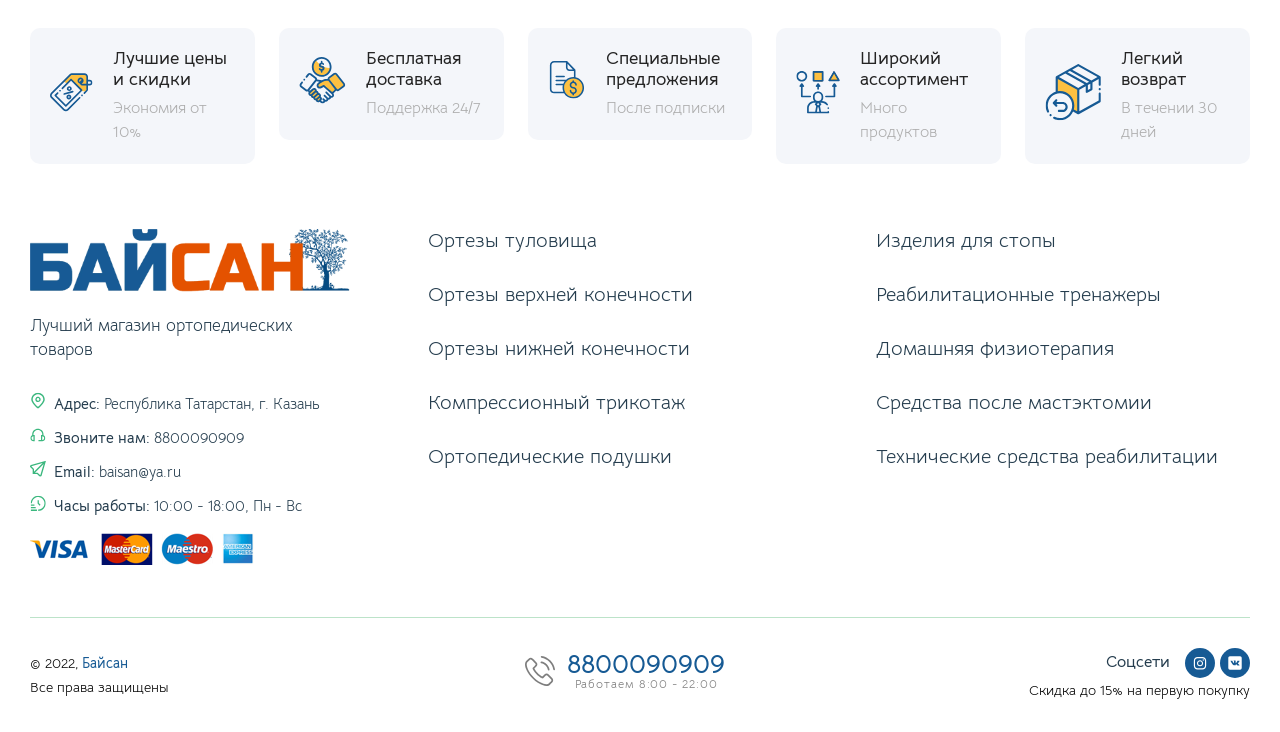
<file: shop-cart.html>
﻿<!DOCTYPE html>
<html class="no-js" lang="en">

<head>
    <meta charset="utf-8">
    <title>Байсан</title>
    <meta http-equiv="x-ua-compatible" content="ie=edge">
    <meta name="description" content="">
    <meta name="viewport" content="width=device-width, initial-scale=1">
    <meta property="og:title" content="">
    <meta property="og:type" content="">
    <meta property="og:url" content="">
    <meta property="og:image" content="">
    <!-- Favicon -->
    <link rel="shortcut icon" type="image/x-icon" href="assets/imgs/categories-icons/icon_techno.png" />
    <!-- Template CSS -->
    <link rel="stylesheet" href="assets/css/main.css?v=5.6">
</head>

<body>
    <header class="header-area header-style-1 header-height-2">
        <div class="header-middle header-middle-ptb-1 d-none d-lg-block">
            <div class="container">
                <div class="header-wrap">
                    <div class="logo logo-width-1">
                        <a href="index.html"><img src="assets/imgs/logo-new.webp" alt="logo" /></a>
                    </div>
                    <div class="header-right">
                        <div class="search-style-2">
                            <form action="#">
                                <select class="select-active">
                                    <option>Все категории</option>
                                    <option>Ортезы</option>
                                    <option>Изделия для стопы</option>
                                    <option>Реабилитационные тренажеры</option>
                                    <option>Средства после мастэктомии</option>
                                    <option>Домашняя физиотерапия</option>
                                    <option>Компрессионный трикотаж</option>
                                    <option>Ортопедические подушки</option>
                                    <option>Технические средства реабилитации</option>
                                </select>
                                <input type="text" placeholder="Поиск изделий..." />
                            </form>
                        </div>
                        <div class="header-action-right">
                            <div class="header-action-2">
                                <div class="search-location">
                                    <form action="#">
                                        <select class="select-active">
                                            <option>Ваш город</option>
                                            <option>Москва</option>
                                            <option>Казань</option>
                                            <option>Санкт-Петербург</option>
                                            <option>Екатеринбург</option>
                                            <option>Саратов</option>
                                            <option>Нижний Новгород</option>
                                            <option>Воронеж</option>
                                            <option>Сочи</option>
                                            <option>Краснодар</option>
                                        </select>
                                    </form>
                                </div>
                                <div class="header-action-icon-2">
                                    <a href="shop-wishlist.html">
                                        <img class="svgInject" alt="Nest"
                                            src="assets/imgs/theme/icons/icon-heart.svg" />
                                        <span class="pro-count blue">6</span>
                                    </a>
                                    <a href="shop-wishlist.html"><span class="lable">Избранное</span></a>
                                </div>
                                <div class="header-action-icon-2">
                                    <a class="mini-cart-icon" href="shop-cart.html">
                                        <img alt="Nest" src="assets/imgs/theme/icons/icon-cart.svg" />
                                        <span class="pro-count blue">2</span>
                                    </a>
                                    <a href="shop-cart.html"><span class="lable">Корзина</span></a>
                                    <div class="cart-dropdown-wrap cart-dropdown-hm2">
                                        <ul>
                                            <li>
                                                <div class="shopping-cart-img">
                                                    <a href="shop-product-full.html"><img alt="Nest"
                                                            src="assets/imgs/shop/thumbnail-3.jpg" /></a>
                                                </div>
                                                <div class="shopping-cart-title">
                                                    <h4><a href="shop-product-full.html">Изделие</a></h4>
                                                    <h4><span>1 × </span>800.00</h4>
                                                </div>
                                                <div class="shopping-cart-delete">
                                                    <a href="#"><i class="fi-rs-cross-small"></i></a>
                                                </div>
                                            </li>
                                            <li>
                                                <div class="shopping-cart-img">
                                                    <a href="shop-product-full.html"><img alt="Nest"
                                                            src="assets/imgs/shop/thumbnail-2.jpg" /></a>
                                                </div>
                                                <div class="shopping-cart-title">
                                                    <h4><a href="shop-product-full.html">Изделие</a></h4>
                                                    <h4><span>1 × </span>3200.00</h4>
                                                </div>
                                                <div class="shopping-cart-delete">
                                                    <a href="#"><i class="fi-rs-cross-small"></i></a>
                                                </div>
                                            </li>
                                        </ul>
                                        <div class="shopping-cart-footer">
                                            <div class="shopping-cart-total">
                                                <h4>Итог <span>4000.00</span></h4>
                                            </div>
                                            <div class="shopping-cart-button">
                                                <a href="shop-cart.html" class="outline">В корзину</a>
                                                <a href="shop-checkout.html">Купитть</a>
                                            </div>
                                        </div>
                                    </div>
                                </div>
                                <div class="header-action-icon-2">
                                    <a href="page-account.html">
                                        <img class="svgInject" alt="Nest" src="assets/imgs/theme/icons/icon-user.svg" />
                                    </a>
                                    <a href="page-account.html"><span class="lable ml-0">Аккаунт</span></a>
                                    <div class="cart-dropdown-wrap cart-dropdown-hm2 account-dropdown">
                                        <ul>
                                            <li>
                                                <a href="page-account.html"><i class="fi fi-rs-user mr-10"></i>Мой
                                                    аккаунт</a>
                                            </li>
                                            <li>
                                                <a href="shop-wishlist.html"><i class="fi fi-rs-heart mr-10"></i>Избранное</a>
                                            </li>
                                            <li>
                                                <a href="page-account.html"><i
                                                        class="fi fi-rs-settings-sliders mr-10"></i>Настройки</a>
                                            </li>
                                            <li>
                                                <a href="page-login.html"><i
                                                        class="fi fi-rs-sign-out mr-10"></i>Выйти</a>
                                            </li>
                                        </ul>
                                    </div>
                                </div>
                            </div>
                        </div>
                    </div>
                </div>
            </div>
        </div>
        <div class="header-bottom header-bottom-bg-color sticky-bar">
            <div class="container">
                <div class="header-wrap header-space-between position-relative">
                    <div class="logo logo-width-1 d-block d-lg-none">
                        <a href="index.html"><img src="assets/imgs/logo-new.webp" alt="logo" /></a>
                    </div>
                    <div class="header-nav d-none d-lg-flex">
                        <div class="main-categori-wrap d-none d-lg-block">
                            <a class="categories-button-active" href="#">
                                <span class="fi-rs-apps"></span> <span class="et">Каталог</span>
                                <i class="fi-rs-angle-down"></i>
                            </a>
                            <div class="categories-dropdown-wrap categories-dropdown-active-large font-heading" id="catalog_container">
                                <div class="catalog">
                                    <div class="menu_box">
                                        <a class="category_name" href="shop-grid-left.html"> <img src="assets/imgs/categories-icons/icon_niz.png"
                                                alt="" />Ортезы нижней конечности</a>
                                        <a class="category_list" href="shop-grid-left.html">Ортез на всю ногу</a>
                                        <a class="category_list" href="shop-grid-left.html">Ортез на тазобедренный сустав</a>
                                        <a class="category_list" href="shop-grid-left.html">Ортез на бедро</a>
                                        <a class="category_list" href="shop-grid-left.html">Ортез на коленный сустав</a>
                                        <a class="category_list" href="shop-grid-left.html">Ортез на галеностопный сустав</a>
                                        <a class="category_list" href="shop-grid-left.html">Ортез на голень</a>
                                        <a class="category_list" href="shop-grid-left.html">Ортез стопы</a>
                                    </div>
                                    <div class="menu_box">
                                        <a class="category_name" href="shop-grid-left.html"> <img src="assets/imgs/categories-icons/icon_verh.png"
                                                alt="" />Ортезы верхней конечности</a>
                            
                                        <a class="category_list" href="shop-grid-left.html">Ортез на всю руку</a>
                                        <a class="category_list" href="shop-grid-left.html">Ортез на плечевой сустав</a>
                                        <a class="category_list" href="shop-grid-left.html">Ортез на локтевой сустав</a>
                                        <a class="category_list" href="shop-grid-left.html">Ортез лучезапястный сустав</a>
                                        <a class="category_list" href="shop-grid-left.html">Ортез на кисть</a>
                                        <a class="category_list" href="shop-grid-left.html">Ортез на пальцы</a>
                                    </div>
                                    <div class="menu_box">
                                        <a class="category_name" href="shop-grid-left.html"> <img src="assets/imgs/categories-icons/icon_ortez.png"
                                                alt="" />Ортезы туловища</a>
                                        <a class="category_list" href="shop-grid-left.html">Ортез на шейный отдел</a>
                                        <a class="category_list" href="shop-grid-left.html">Ортопедический реклинатор</a>
                                        <a class="category_list" href="shop-grid-left.html">Ортопедический корсет</a>
                                        <a class="category_list" href="shop-grid-left.html">Гиперэкстензионный корсет</a>
                                        <a class="category_list" href="shop-grid-left.html">Бандаж грудной</a>
                                        <a class="category_list" href="shop-grid-left.html">Грудопоясничный корсет</a>
                                        <a class="category_list" href="shop-grid-left.html">Пояснично-крестцовый корсет</a>
                                        <a class="category_list" href="shop-grid-left.html">Пояс для беременных</a>
                                        <a class="category_list" href="shop-grid-left.html">Бандаж грыжевой</a>
                                        <a class="category_list" href="shop-grid-left.html">Бандаж паховый</a>
                                        <a class="category_list" href="shop-grid-left.html">Бандаж на брюшную стенку</a>
                            
                                    </div>
                                    <div class="menu_box">
                                        <a class="category_name" href="shop-grid-left.html"> <img
                                                src="assets/imgs/categories-icons/icon_tricotaz.png" alt="" />Компрессионный трикотаж</a>
                                        <a class="category_list" href="shop-grid-left.html">Чулки</a>
                                        <a class="category_list_level2" href="shop-grid-left.html">Чулки компрессионные
                                            кругловязаные до бедра
                                        </a>
                                        <a class="category_list_level2" href="shop-grid-left.html">Чулки компрессионные кругловязаные до колена</a>
                                        <a class="category_list" href="shop-grid-left.html">Рукава</a>
                                        <a class="category_list_level2" href="shop-grid-left.html">Рукава компрессионные кругловязаные</a>
                                        <a class="category_list" href="shop-grid-left.html">Бандажи</a>
                                        <a class="category_list_level2" href="shop-grid-left.html">Для фиксации голеностопного сустава</a>
                                        <a class="category_list_level2" href="shop-grid-left.html">Для фиксации коленного сустава</a>
                                        <a class="category_list_level2" href="shop-grid-left.html">Для фиксации локтевого сустава</a>
                            
                                    </div>
                                    <div class="menu_box">
                                        <a class="category_name" href="shop-grid-left.html"> <img src="assets/imgs/categories-icons/icon_stopa.png"
                                                alt="" />Изделия для стопы</a>
                                        <a class="category_list" href="shop-grid-left.html">Индивидуальные стельки</a>
                                        <a class="category_list" href="shop-grid-left.html">Ортопедические стельки</a>
                                        <a class="category_list" href="shop-grid-left.html">Подпяточники и пелоты</a>
                                        <a class="category_list" href="shop-grid-left.html">Корректоры</a>
                            
                                    </div>
                                    <div class="menu_box">
                                        <a class="category_name" href="shop-grid-left.html"> <img
                                                src="assets/imgs/categories-icons/icon_reabilitaziya.png" alt="" />Реабилитационные тренажеры</a>
                                        <a class="category_list" href="shop-grid-left.html">Моторика рук</a>
                                        <a class="category_list" href="shop-grid-left.html">Моторика ног</a>
                            
                                    </div>
                                    <div class="menu_box">
                                        <a class="category_name" href="shop-grid-left.html"> <img
                                                src="assets/imgs/categories-icons/icon_mastectomiya.png" alt="" />Средства после мастэктомии </a>
                                        <a class="category_list" href="shop-grid-left.html">Бандажи после мастэктомии</a>
                                        <a class="category_list" href="shop-grid-left.html">Лифы для протезирования молочной железы</a>
                                        <a class="category_list" href="shop-grid-left.html">Вкладыши для груди</a>
                            
                                    </div>
                                    <div class="menu_box">
                                        <a class="category_name" href="shop-grid-left.html"> <img
                                                src="assets/imgs/categories-icons/icon_phisiotherap.png" alt="" />Домашняя физиотерапия</a>
                                        <a class="category_list" href="shop-grid-left.html">Медтехника для дома</a>
                                        <a class="category_list" href="shop-grid-left.html">Массажеры</a>
                                        <a class="category_list" href="shop-grid-left.html">Массажные коврики</a>
                            
                                    </div>
                            
                                    <div class="menu_box">
                                        <a class="category_name" href="shop-grid-left.html"> <img
                                                src="assets/imgs/categories-icons/icon_podushka.png" alt="" />Ортопедические подушки</a>
                                        <a class="category_list" href="shop-grid-left.html">Для сидения</a>
                                        <a class="category_list" href="shop-grid-left.html">Для сна</a>
                                        <a class="category_list" href="shop-grid-left.html">Для беременных</a>
                                        <a class="category_list" href="shop-grid-left.html">Для кормления</a>
                                        <a class="category_list" href="shop-grid-left.html">Дорожные</a>
                                    </div>
                                    <div class="menu_box">
                                        <a class="category_name" href="shop-grid-left.html"> <img
                                                src="assets/imgs/categories-icons/icon_reabilitaziya.png" alt="" />Средства реабилитации</a>
                                        <a class="category_list" href="shop-grid-left.html">Трости</a>
                                        <a class="category_list" href="shop-grid-left.html">Ходунки</a>
                                        <a class="category_list" href="shop-grid-left.html">Костыли</a>
                                        <a class="category_list" href="shop-grid-left.html">Инвалидные кресла</a>
                                        <a class="category_list" href="shop-grid-left.html">Противопролежневые системы</a>
                                        <a class="category_list" href="shop-grid-left.html">Скандинавская ходьба</a>
                                    </div>
                                </div>
                            </div>
                        </div>
                        <div class="main-menu main-menu-padding-1 main-menu-lh-2 d-none d-lg-block font-heading">
                            <nav>
                                <ul>
                                    <li style="margin-left: 30px;">
                                        <a href="index.html">Главная</a>
                                    </li>
                                    <li style="margin-left: 30px;">
                                        <a href="page-about.html">О нас</a>
                                    </li>
                                    <li style="margin-left: 30px;">
                                        <a href="shop-grid-left.html">Магазин</a>

                                    </li>

                                   
                                    <li style="margin-left: 30px;">
                                        <a href="blog-category-big.html">Статьи</i></a>
                                    </li>

                                    <li style="margin-left: 30px;">
                                        <a href="page-contact.html">Контакты</a>
                                    </li>
                                </ul>
                            </nav>
                        </div>
                    </div>
                    <div class="hotline d-none d-lg-flex">
                        <img src="assets/imgs/theme/icons/icon-headphone-white.svg" alt="hotline" />
                        <a href="tel:8800090909">
                            <p>8800090909<span>Поддержка 24/7</span></p>
                        </a>
                    </div>
                    <div class="header-action-icon-2 d-block d-lg-none">
                        <div class="burger-icon burger-icon-white">
                            <span class="burger-icon-top"></span>
                            <span class="burger-icon-mid"></span>
                            <span class="burger-icon-bottom"></span>
                        </div>
                    </div>
                    <div class="header-action-right d-block d-lg-none">
                        <div class="header-action-2">
                            <div class="header-action-icon-2">
                                <a href="shop-wishlist.html">
                                    <img alt="Nest" src="assets/imgs/theme/icons/icon-heart.svg" />
                                    <span class="pro-count white">4</span>
                                </a>
                            </div>
                            <div class="header-action-icon-2">
                                <a class="mini-cart-icon" href="#">
                                    <img alt="Nest" src="assets/imgs/theme/icons/icon-cart.svg" />
                                    <span class="pro-count white">2</span>
                                </a>
                                <div class="cart-dropdown-wrap cart-dropdown-hm2">
                                    <ul>
                                        <li>
                                            <div class="shopping-cart-img">
                                                <a href="shop-product-full.html"><img alt="Nest"
                                                        src="assets/imgs/shop/thumbnail-3.jpg" /></a>
                                            </div>
                                            <div class="shopping-cart-title">
                                                <h4><a href="shop-product-full.html">Изделие</a></h4>
                                                <h3><span>1 × </span>800₽</h3>
                                            </div>
                                            <div class="shopping-cart-delete">
                                                <a href="#"><i class="fi-rs-cross-small"></i></a>
                                            </div>
                                        </li>
                                        <li>
                                            <div class="shopping-cart-img">
                                                <a href="shop-product-full.html"><img alt="Nest"
                                                        src="assets/imgs/shop/thumbnail-4.jpg" /></a>
                                            </div>
                                            <div class="shopping-cart-title">
                                                <h4><a href="shop-product-full.html">Другое изделие</a></h4>
                                                <h3><span>1 × </span>3500₽</h3>
                                            </div>
                                            <div class="shopping-cart-delete">
                                                <a href="#"><i class="fi-rs-cross-small"></i></a>
                                            </div>
                                        </li>
                                    </ul>
                                    <div class="shopping-cart-footer">
                                        <div class="shopping-cart-total">
                                            <h4>Всего <span>4300₽</span></h4>
                                        </div>
                                        <div class="shopping-cart-button">
                                            <a href="shop-cart.html">В корзину</a>
                                            <a href="shop-checkout.html">Оформить </a>
                                        </div>
                                    </div>
                                </div>
                            </div>
                        </div>
                    </div>
                </div>
            </div>
        </div>
    </header>
    <div class="mobile-header-active mobile-header-wrapper-style">
        <div class="mobile-header-wrapper-inner">
            <div class="mobile-header-top">
                <div class="mobile-header-logo">
                    <a href="index.html"><img src="assets/imgs/logo-new.webp" alt="logo" /></a>
                </div>
                <div class="mobile-menu-close close-style-wrap close-style-position-inherit">
                    <button class="close-style search-close">
                        <i class="icon-top"></i>
                        <i class="icon-bottom"></i>
                    </button>
                </div>
            </div>
            <div class="mobile-header-content-area">
                <div class="mobile-search search-style-3 mobile-header-border">
                    <form action="#">
                        <input type="text" placeholder="Поиск изделий…" />
                        <button type="submit"><i class="fi-rs-search"></i></button>
                    </form>
                </div>
                <div class="mobile-menu-wrap mobile-header-border">
                    <!-- mobile menu start -->
                    <nav>
                        <ul class="mobile-menu font-heading">
                            <li class="menu-item-has-children">
                                <a href="index.html">Главная</a>
                            </li>
                            <li class="menu-item-has-children">
                                <a href="shop-grid-left.html">Каталог</a>

                            </li>

                            <li class="menu-item-has-children">
                                <a href="#">Меню</a>
                                <ul class="dropdown">
                                    <li class="menu-item-has-children">
                                        <a href="#">Ортезы нижней конечности</a>
                                        <ul class="dropdown">
                                            <li><a href="shop-product-full.html">Ортез на всю ногу</a></li>
                                            <li><a href="shop-product-full.html">Ортез на тазобедренный сустав</a></li>
                                            <li><a href="shop-product-full.html">Ортез на бедро</a></li>
                                            <li><a href="shop-product-full.html">Ортез на коленный сустав</a></li>
                                            <li><a href="shop-product-full.html">Ортез на галеностопный сустав</a></li>
                                            <li><a href="shop-product-full.html">Ортез на голень</a></li>
                                            <li><a href="shop-product-full.html">Ортез стопы</a></li>
                                        </ul>
                                    </li>
                                    <li class="menu-item-has-children">
                                        <a href="#">Ортезы верхней конечности</a>
                                        <ul class="dropdown">
                                            <li><a href="shop-product-full.html">Ортез на всю руку</a></li>
                                            <li><a href="shop-product-full.html">Ортез на плечевой сустав</a></li>
                                            <li><a href="shop-product-full.html">Ортез на локтевой сустав</a></li>
                                            <li><a href="shop-product-full.html">Ортез лучезапястный сустав</a></li>
                                            <li><a href="shop-product-full.html">Ортез на кисть</a></li>
                                            <li><a href="shop-product-full.html">Ортез на пальцы</a></li>
                                        </ul>
                                    </li>
                                    <li class="menu-item-has-children">
                                        <a href="#">Ортезы туловища</a>
                                        <ul class="dropdown">
                                            <li><a href="shop-product-full.html">Ортез на шейный отдел</a></li>
                                            <li><a href="shop-product-full.html">Ортопедический реклинатор</a></li>
                                            <li><a href="shop-product-full.html">Ортопедический корсет</a></li>
                                            <li><a href="shop-product-full.html">Гиперэкстензионный корсет</a></li>
                                            <li><a href="shop-product-full.html">Бандаж грудной</a></li>
                                            <li><a href="shop-product-full.html">Грудопоясничный корсет</a></li>
                                            <li><a href="shop-product-full.html">Пояснично-крестцовый корсет</a></li>
                                            <li><a href="shop-product-full.html">Пояс для беременных</a></li>
                                            <li><a href="shop-product-full.html">Бандаж грыжевой</a></li>
                                            <li><a href="shop-product-full.html">Бандаж паховый</a></li>
                                        </ul>
                                    </li>
                                    <li class="menu-item-has-children">
                                        <a href="#">Компрессионный трикотаж</a>
                                        <ul class="dropdown">
                                            <li><a href="shop-product-full.html">Чулки компрессионные
                                                    кругловязаные до бедра</a></li>
                                            <li><a href="shop-product-full.html">Чулки компрессионные кругловязаные до колена</a></li>
                                            <li><a href="shop-product-full.html">Рукава компрессионные кругловязаные</a></li>
                                            <li><a href="shop-product-full.html">Бандажи Для фиксации голеностопного сустава</a></li>
                                            <li><a href="shop-product-full.html">Бандажи Для фиксации коленного сустав</a></li>
                                            <li><a href="shop-product-full.html">Бандажи Для фиксации локтевого сустава</a></li>
                                
                                        </ul>
                                    </li>
                                    <li class="menu-item-has-children">
                                        <a href="#">Изделия для стопы</a>
                                        <ul class="dropdown">
                                            <li><a href="shop-product-full.html">Индивидуальные стельки</a></li>
                                            <li><a href="shop-product-full.html">Ортопедические стельки</a></li>
                                            <li><a href="shop-product-full.html">Подпяточники и пелоты</a></li>
                                            <li><a href="shop-product-full.html">Корректоры</a></li>
                                
                                        </ul>
                                    </li>
                                    <li class="menu-item-has-children">
                                        <a href="#">Реабилитационные тренажеры</a>
                                        <ul class="dropdown">
                                            <li><a href="shop-product-full.html">Моторика рук</a></li>
                                            <li><a href="shop-product-full.html">Моторика ног</a></li>
                                
                                        </ul>
                                    </li>
                                    <li class="menu-item-has-children">
                                        <a href="#">Средства после мастэктомии</a>
                                        <ul class="dropdown">
                                            <li><a href="shop-product-full.html">Бандажи после мастэктомии</a></li>
                                            <li><a href="shop-product-full.html">Лифы для протезирования молочной железы</a></li>
                                            <li><a href="shop-product-full.html">Вкладыши для груди</a></li>
                                
                                        </ul>
                                    </li>
                                    <li class="menu-item-has-children">
                                        <a href="#">Домашняя физиотерапия</a>
                                        <ul class="dropdown">
                                            <li><a href="shop-product-full.html">Медтехника для дома</a></li>
                                            <li><a href="shop-product-full.html">Массажеры</a></li>
                                            <li><a href="shop-product-full.html">Массажные коврики</a></li>
                                
                                        </ul>
                                    </li>
                                    <li class="menu-item-has-children">
                                        <a href="#">Ортопедические подушки</a>
                                        <ul class="dropdown">
                                            <li><a href="shop-product-full.html">Для сидения</a></li>
                                            <li><a href="shop-product-full.html">Для сна</a></li>
                                            <li><a href="shop-product-full.html">Для беременных</a></li>
                                            <li><a href="shop-product-full.html">Для кормления</a></li>
                                            <li><a href="shop-product-full.html">Дорожные</a></li>
                                
                                        </ul>
                                    </li>
                                    <li class="menu-item-has-children">
                                        <a href="#">Средства реабилитации</a>
                                        <ul class="dropdown">
                                            <li><a href="shop-product-full.html">Трости</a></li>
                                            <li><a href="shop-product-full.html">Ходунки</a></li>
                                            <li><a href="shop-product-full.html">Костылих</a></li>
                                            <li><a href="shop-product-full.html">Инвалидные кресла</a></li>
                                            <li><a href="shop-product-full.html">Скандинавская ходьба</a></li>
                                
                                        </ul>
                                    </li>
                                </ul>
                            </li>
                            <li class="menu-item-has-children">
                                <a href="page-about.html">О нас</a>
                            
                            </li>
                            <li class="menu-item-has-children">
                                <a href="blog-category-big.html">Статьи</a>

                            </li>

                        </ul>
                    </nav>
                    <!-- mobile menu end -->
                </div>
                <div class="mobile-header-info-wrap">
                    <div class="single-mobile-header-info">
                        <a href="page-contact.html"><i class="fi-rs-marker"></i>Контакты</a>
                    </div>
                    <div class="single-mobile-header-info">
                        <a href="page-login.html"><i class="fi-rs-user"></i>Войти / Зарегистрироваться </a>
                    </div>
                    <div class="single-mobile-header-info">
                        <a href="tel:8800090909"><i class="fi-rs-headphones"></i>8800090909 </a>
                    </div>
                </div>
                <div class="mobile-social-icon mb-50">
                    <h6 class="mb-15">Соцсети</h6>
                    <a href="#"><img src="assets/imgs/theme/icons/icon-facebook-white.svg" alt="" /></a>
                    <a href="#"><img src="assets/imgs/theme/icons/icon-twitter-white.svg" alt="" /></a>
                    <a href="#"><img src="assets/imgs/theme/icons/icon-instagram-white.svg" alt="" /></a>
                    <a href="#"><img src="assets/imgs/theme/icons/icon-vk.svg" alt="" /></a>

                </div>
                <div class="site-copyright">Copyright 2022</div>
            </div>
        </div>
    </div>
    <!--End header-->
    <main class="main">
        <div class="page-header breadcrumb-wrap">
            <div class="container">
                <div class="breadcrumb">
                    <a href="index.html" rel="nofollow"><i class="fi-rs-home mr-5"></i>Главная</a>
                    <span></span> Магазин
                    <span></span> Корзина
                </div>
            </div>
        </div>
        <div class="container mb-80 mt-50">
            <div class="row">
                <div class="col-lg-8 mb-40">
                    <h1 class="heading-2 mb-10">Ваша корзина</h1>
                    <div class="d-flex justify-content-between">
                        <h6 class="text-body">В корзине <span class="text-brand">3</span> товара</h6>
                        <h6 class="text-body"><a href="#" class="text-muted"><i
                                    class="fi-rs-trash mr-5"></i>Очистить</a></h6>
                    </div>
                </div>
            </div>
            <div class="row">
                <div class="col-lg-8">
                    <div class="table-responsive shopping-summery">
                        <table class="table table-wishlist">
                            <thead>
                                <tr class="main-heading">
                                    <th class="custome-checkbox start pl-30">
                                        <input class="form-check-input" type="checkbox" name="checkbox"
                                            id="exampleCheckbox11" value="">
                                        <label class="form-check-label" for="exampleCheckbox11"></label>
                                    </th>
                                    <th scope="col" colspan="2">Товары</th>
                                    <th scope="col">Цена</th>
                                    <th scope="col">Количество</th>
                                    <th scope="col">Сумма</th>
                                    <th scope="col" class="end">Удалить</th>
                                </tr>
                            </thead>
                            <tbody>
                                <tr class="pt-30">
                                    <td class="custome-checkbox pl-30">
                                        <input class="form-check-input" type="checkbox" name="checkbox"
                                            id="exampleCheckbox1" value="">
                                        <label class="form-check-label" for="exampleCheckbox1"></label>
                                    </td>
                                    <td class="image product-thumbnail pt-40"><img
                                            src="assets/imgs/shop/product4_photo1.webp" alt="#"></td>
                                    <td class="product-des product-name">
                                        <h6 class="mb-5"><a class="product-name mb-10 text-heading"
                                                href="shop-product-full.html">Название</a></h6>
                                        <div class="product-rate-cover">
                                            <div class="product-rate d-inline-block">
                                                <div class="product-rating" style="width:90%">
                                                </div>
                                            </div>
                                            <span class="font-small ml-5 text-muted"> (4.0)</span>
                                        </div>
                                    </td>
                                    <td class="price" data-title="Цена">
                                        <h4 class="text-body">3500₽ </h4>
                                    </td>
                                    <td class="text-center detail-info" data-title="Количество">
                                        <div class="detail-extralink mr-15">
                                            <div class="detail-qty border radius">
                                                <a href="#" class="qty-down"><i class="fi-rs-angle-small-down"></i></a>
                                                <span class="qty-val">1</span>
                                                <a href="#" class="qty-up"><i class="fi-rs-angle-small-up"></i></a>
                                            </div>
                                        </div>
                                    </td>
                                    <td class="price" data-title="Сумма">
                                        <h4 class="text-brand">3500₽</h4>
                                    </td>
                                    <td class="action text-center" data-title="Удалить"><a href="#" class="text-body"><i
                                                class="fi-rs-trash"></i></a></td>
                                </tr>
                                <tr>
                                    <td class="custome-checkbox pl-30">
                                        <input class="form-check-input" type="checkbox" name="checkbox"
                                            id="exampleCheckbox2" value="">
                                        <label class="form-check-label" for="exampleCheckbox2"></label>
                                    </td>
                                    <td class="image product-thumbnail"><img src="assets/imgs/shop/product5_photo1.webp"
                                            alt="#"></td>
                                    <td class="product-des product-name">
                                        <h6 class="mb-5"><a class="product-name mb-10 text-heading"
                                                href="shop-product-full.html">Название</a>
                                        </h6>
                                        <div class="product-rate-cover">
                                            <div class="product-rate d-inline-block">
                                                <div class="product-rating" style="width:90%">
                                                </div>
                                            </div>
                                            <span class="font-small ml-5 text-muted"> (4.0)</span>
                                        </div>
                                    </td>
                                    <td class="price" data-title="Цена">
                                        <h4 class="text-body">3500₽ </h4>
                                    </td>
                                    <td class="text-center detail-info" data-title="Количество">
                                        <div class="detail-extralink mr-15">
                                            <div class="detail-qty border radius">
                                                <a href="#" class="qty-down"><i class="fi-rs-angle-small-down"></i></a>
                                                <span class="qty-val">1</span>
                                                <a href="#" class="qty-up"><i class="fi-rs-angle-small-up"></i></a>
                                            </div>
                                        </div>
                                    </td>
                                    <td class="price" data-title="Сумма">
                                        <h4 class="text-brand">3500₽</h4>
                                    </td>
                                    <td class="action text-center" data-title="Удалить"><a href="#" class="text-body"><i
                                                class="fi-rs-trash"></i></a></td>
                                </tr>
                                <tr>
                                    <td class="custome-checkbox pl-30">
                                        <input class="form-check-input" type="checkbox" name="checkbox"
                                            id="exampleCheckbox3" value="">
                                        <label class="form-check-label" for="exampleCheckbox3"></label>
                                    </td>
                                    <td class="image product-thumbnail"><img src="assets/imgs/shop/product_photo_front.webp"
                                            alt="#"></td>
                                    <td class="product-des product-name">
                                        <h6 class="mb-5"><a class="product-name mb-10 text-heading"
                                                href="shop-product-full.html">Название</a></h6>
                                        <div class="product-rate-cover">
                                            <div class="product-rate d-inline-block">
                                                <div class="product-rating" style="width:90%">
                                                </div>
                                            </div>
                                            <span class="font-small ml-5 text-muted"> (4.0)</span>
                                        </div>
                                    </td>
                                    <td class="price" data-title="Цена">
                                        <h4 class="text-body">3500₽</h4>
                                    </td>
                                    <td class="text-center detail-info" data-title="Количество">
                                        <div class="detail-extralink mr-15">
                                            <div class="detail-qty border radius">
                                                <a href="#" class="qty-down"><i class="fi-rs-angle-small-down"></i></a>
                                                <span class="qty-val">1</span>
                                                <a href="#" class="qty-up"><i class="fi-rs-angle-small-up"></i></a>
                                            </div>
                                        </div>
                                    </td>
                                    <td class="price" data-title="Сумма">
                                        <h4 class="text-brand">3500₽</h4>
                                    </td>
                                    <td class="action text-center" data-title="Удалить"><a href="#" class="text-body"><i
                                                class="fi-rs-trash"></i></a></td>
                                </tr>
                            </tbody>
                        </table>
                    </div>
                    <div class="divider-2 mb-30"></div>
                    <div class="cart-action d-flex justify-content-between">
                        <a href="shop-grid-left.html" class="btn cart_btn"><i class="fi-rs-arrow-left mr-10"></i>Продолжить
                            покупки</a>
                        <a class="btn cart_btn mb-sm-15"><i class="fi-rs-refresh mr-10"></i>Обновить корзину</a>
                    </div>

                </div>
                <div class="col-lg-4">
                    <div class="border p-md-4 cart-totals ml-30">
                        <div class="table-responsive">
                            <table class="table no-border">
                                <tbody>
                                    <tr>
                                        <td class="cart_total_label">
                                            <h6 class="text-muted">Сумма</h6>
                                        </td>
                                        <td class="cart_total_amount">
                                            <h4 class="text-brand text-end">3500₽</h4>
                                        </td>
                                    </tr>
                                    <tr>
                                        <td scope="col" colspan="2">
                                            <div class="divider-2 mt-10 mb-10"></div>
                                        </td>
                                    </tr>
                                    <tr>
                                        <td class="cart_total_label">
                                            <h6 class="text-muted">Доставка</h6>
                                        </td>
                                        <td class="cart_total_amount">
                                            <h5 class="text-heading text-end">бесплатно</h5>
                                        </td>
                                    </tr>
                                    <tr>

                                        <td scope="col" colspan="2">
                                            <div class="divider-2 mt-10 mb-10"></div>
                                        </td>
                                    </tr>
                                    <tr>
                                        <td class="cart_total_label">
                                            <h6 class="text-muted">Итог</h6>
                                        </td>
                                        <td class="cart_total_amount">
                                            <h4 class="text-brand text-end">3500₽</h4>
                                        </td>
                                    </tr>
                                </tbody>
                            </table>
                        </div>
                        <a href="shop-checkout.html" class="btn mb-20 w-100">Перейти к оформлению<i class="fi-rs-sign-out ml-15"></i></a>
                    </div>
                </div>
            </div>
        </div>
    </main>
    <footer class="main">
        <section class="newsletter mb-15 wow animate__animated animate__fadeIn">
            <div class="container">
                <div class="row">
                    <div class="col-lg-12">
                        <div class="position-relative newsletter-inner">
                            <div class="newsletter-content">
                                <h2 class="mb-20">
                                    Оставайтесь дома <br />
                                    и закажите доставку из магазина
                                </h2>
                                <p class="mb-45">Начните покупки в <span class="text-brand">Байсан</span></p>
                                <form class="form-subcriber d-flex">
                                    <input type="email" placeholder="Ваш emaill адрес" />
                                    <button class="btn" type="submit">Подписаться</button>
                                </form>
                            </div>
                            <img src="assets/imgs/banner/banner_2.png" alt="newsletter" />
                        </div>
                    </div>
                </div>
            </div>
        </section>
        <section class="featured section-padding">
            <div class="container">
                <div class="row">
                    <div class="col-lg-1-5 col-md-4 col-12 col-sm-6 mb-md-4 mb-xl-0">
                        <div class="banner-left-icon d-flex align-items-center wow animate__animated animate__fadeInUp"
                            data-wow-delay="0">
                            <div class="banner-icon">
                                <img src="assets/imgs/theme/icons/icon-1.svg" alt="" />
                            </div>
                            <div class="banner-text">
                                <h3 class="icon-box-title">Лучшие цены и скидки</h3>
                                <p>Экономия от 10%</p>
                            </div>
                        </div>
                    </div>
                    <div class="col-lg-1-5 col-md-4 col-12 col-sm-6">
                        <div class="banner-left-icon d-flex align-items-center wow animate__animated animate__fadeInUp"
                            data-wow-delay=".1s">
                            <div class="banner-icon">
                                <img src="assets/imgs/theme/icons/icon-2.svg" alt="" />
                            </div>
                            <div class="banner-text">
                                <h3 class="icon-box-title">Бесплатная доставка</h3>
                                <p>Поддержка 24/7</p>
                            </div>
                        </div>
                    </div>
                    <div class="col-lg-1-5 col-md-4 col-12 col-sm-6">
                        <div class="banner-left-icon d-flex align-items-center wow animate__animated animate__fadeInUp"
                            data-wow-delay=".2s">
                            <div class="banner-icon">
                                <img src="assets/imgs/theme/icons/icon-3.svg" alt="" />
                            </div>
                            <div class="banner-text">
                                <h3 class="icon-box-title">Специальные предложения</h3>
                                <p>После подписки</p>
                            </div>
                        </div>
                    </div>
                    <div class="col-lg-1-5 col-md-4 col-12 col-sm-6">
                        <div class="banner-left-icon d-flex align-items-center wow animate__animated animate__fadeInUp"
                            data-wow-delay=".3s">
                            <div class="banner-icon">
                                <img src="assets/imgs/theme/icons/icon-4.svg" alt="" />
                            </div>
                            <div class="banner-text">
                                <h3 class="icon-box-title">Широкий ассортимент</h3>
                                <p>Много продуктов</p>
                            </div>
                        </div>
                    </div>
                    <div class="col-lg-1-5 col-md-4 col-12 col-sm-6">
                        <div class="banner-left-icon d-flex align-items-center wow animate__animated animate__fadeInUp"
                            data-wow-delay=".4s">
                            <div class="banner-icon">
                                <img src="assets/imgs/theme/icons/icon-5.svg" alt="" />
                            </div>
                            <div class="banner-text">
                                <h3 class="icon-box-title">Легкий возврат</h3>
                                <p>В течении 30 дней</p>
                            </div>
                        </div>
                    </div>
                    <div class="col-lg-1-5 col-md-4 col-12 col-sm-6 d-xl-none">
                        <div class="banner-left-icon d-flex align-items-center wow animate__animated animate__fadeInUp"
                            data-wow-delay=".5s">
                            <div class="banner-icon">
                                <img src="assets/imgs/theme/icons/icon-6.svg" alt="" />
                            </div>
                            <div class="banner-text">
                                <h3 class="icon-box-title">Безопасная доставка</h3>
                                <p>В течении 30 дней</p>
                            </div>
                        </div>
                    </div>
                </div>
            </div>
        </section>
        <section class="section-padding footer-mid">
            <div class="container pt-15 pb-20">
                <div class="row">
                    <div class="col">
                        <div style="margin-right: 50px;"
                            class="widget-about font-md mb-md-3 mb-lg-3 mb-xl-0 wow animate__animated animate__fadeInUp"
                            data-wow-delay="0">
                            <div class="logo mb-30">
                                <a href="index.html" class="mb-15"><img src="assets/imgs/baisan-logo.webp" alt="logo" /></a>
                                <p class="font-lg text-heading">Лучший магазин ортопедических товаров</p>
                            </div>
                            <ul class="contact-infor">
                                <li><img src="assets/imgs/theme/icons/icon-location.svg" alt="" /><strong>Адрес:
                                    </strong> <span>Республика Татарстан, г. Казань</span>
                                </li>
                                <li><img src="assets/imgs/theme/icons/icon-contact.svg" alt="" /><strong>Звоните нам:
                                    </strong><span>8800090909</span></li>
                                <li><img src="assets/imgs/theme/icons/icon-email-2.svg" alt="" /><strong>Email:
                                    </strong><span>baisan@ya.ru</span></li>
                                <li><img src="assets/imgs/theme/icons/icon-clock.svg" alt="" /><strong>Часы работы:
                                    </strong><span>10:00 - 18:00, Пн - Вс</span></li>
                            </ul>
                            <img class="mt-15" src="assets/imgs/theme/payment-method.png" alt="" />
                        </div>
                    </div>
                    <div class="footer-link-widget col wow animate__animated animate__fadeInUp" data-wow-delay=".2s">
                        <ul class="footer-list mb-sm-5 mb-md-0">
                            <li><a href="shop-grid-left.html">Ортезы туловища</a></li>
                            <li><a href="shop-grid-left.html">Ортезы верхней конечности</a></li>
                            <li><a href="shop-grid-left.html">Ортезы нижней конечности</a></li>
                
                            <li><a href="shop-grid-left.html">Компрессионный трикотаж</a></li>
                            <li><a href="shop-grid-left.html">Ортопедические подушки</a></li>
                        </ul>
                    </div>
                
                    <div class="footer-link-widget col wow animate__animated animate__fadeInUp" data-wow-delay=".4s">
                
                        <ul class="footer-list mb-sm-5 mb-md-0">
                            <li><a href="shop-grid-left.html">Изделия для стопы</a></li>
                            <li><a href="shop-grid-left.html">Реабилитационные тренажеры</a></li>
                            <li><a href="shop-grid-left.html">Домашняя физиотерапия</a></li>
                            <li><a href="shop-grid-left.html">Средства после мастэктомии</a></li>
                            <li><a href="shop-grid-left.html">Технические средства реабилитации</a></li>
                        </ul>
                    </div>
                
                </div>
        </section>
        <div class="container pb-30 wow animate__animated animate__fadeInUp" data-wow-delay="0">
            <div class="row align-items-center">
                <div class="col-12 mb-30">
                    <div class="footer-bottom"></div>
                </div>
                <div class="col-xl-4 col-lg-6 col-md-6">
                    <p class="font-sm mb-0">&copy; 2022, <strong class="text-brand">Байсан</strong><br />Все права
                        защищены</p>
                </div>
                <div class="col-xl-4 col-lg-6 text-center d-none d-xl-block">
                    <div class="hotline d-lg-inline-flex mr-30">
                        <img src="assets/imgs/theme/icons/phone-call.svg" alt="hotline" />
                        <a href="tel:8800090909">
                            <p>8800090909<span>Работаем 8:00 - 22:00</span></p>
                        </a>
                    </div>
    
                </div>
                <div class="col-xl-4 col-lg-6 col-md-6 text-end d-none d-md-block">
                    <div class="mobile-social-icon">
                        <h6>Соцсети</h6>
    
                        <a href="#"><img src="assets/imgs/theme/icons/icon-instagram-white.svg" alt="" /></a>
                        <a href="#"><img src="assets/imgs/theme/icons/icon-vk.svg" alt="" /></a>
                    </div>
                    <p class="font-sm">Скидка до 15% на первую покупку</p>
                </div>
            </div>
        </div>
    </footer>
    <!-- Preloader Start -->
    <div id="preloader-active">
        <div class="preloader d-flex align-items-center justify-content-center">
            <div class="preloader-inner position-relative">
                <div class="text-center">
                    <img class="mb-15" width="220" src="assets/imgs/logo-new.webp" alt="logo" /> </br>
                    <img src="assets/imgs/807.gif" alt="" />
                </div>
            </div>
        </div>
    </div>
    <!-- Vendor JS-->
    <script src="assets/js/vendor/modernizr-3.6.0.min.js"></script>
    <script src="assets/js/vendor/jquery-3.6.0.min.js"></script>
    <script src="assets/js/vendor/jquery-migrate-3.3.0.min.js"></script>
    <script src="assets/js/vendor/bootstrap.bundle.min.js"></script>
    <script src="assets/js/plugins/slick.js"></script>
    <script src="assets/js/plugins/jquery.syotimer.min.js"></script>
    <script src="assets/js/plugins/wow.js"></script>
    <script src="assets/js/plugins/jquery-ui.js"></script>
    <script src="assets/js/plugins/perfect-scrollbar.js"></script>
    <script src="assets/js/plugins/magnific-popup.js"></script>
    <script src="assets/js/plugins/select2.min.js"></script>
    <script src="assets/js/plugins/waypoints.js"></script>
    <script src="assets/js/plugins/counterup.js"></script>
    <script src="assets/js/plugins/jquery.countdown.min.js"></script>
    <script src="assets/js/plugins/images-loaded.js"></script>
    <script src="assets/js/plugins/isotope.js"></script>
    <script src="assets/js/plugins/scrollup.js"></script>
    <script src="assets/js/plugins/jquery.vticker-min.js"></script>
    <script src="assets/js/plugins/jquery.theia.sticky.js"></script>
    <script src="assets/js/plugins/jquery.elevatezoom.js"></script>
    <!-- Template  JS -->
    <script src="./assets/js/main.js?v=5.6"></script>
    <script src="./assets/js/shop.js?v=5.6"></script>
</body>

</html>
</file>
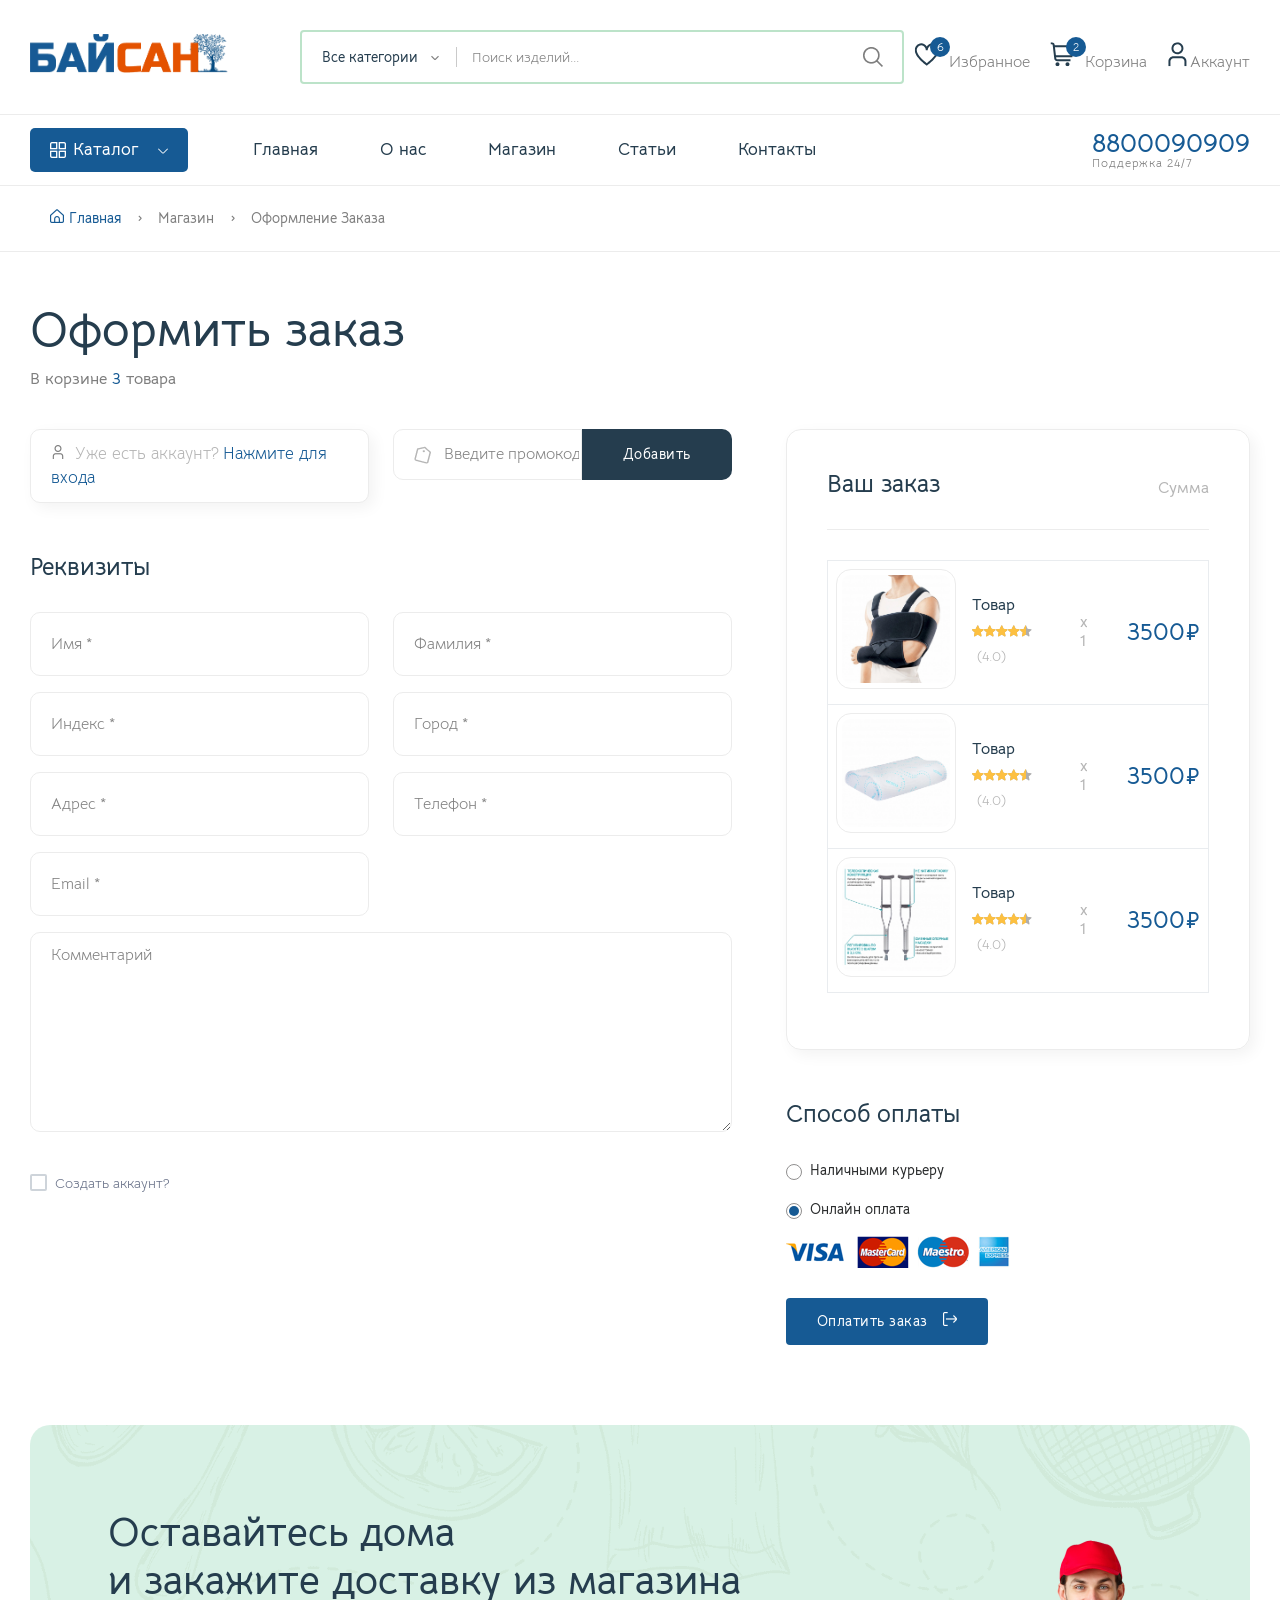
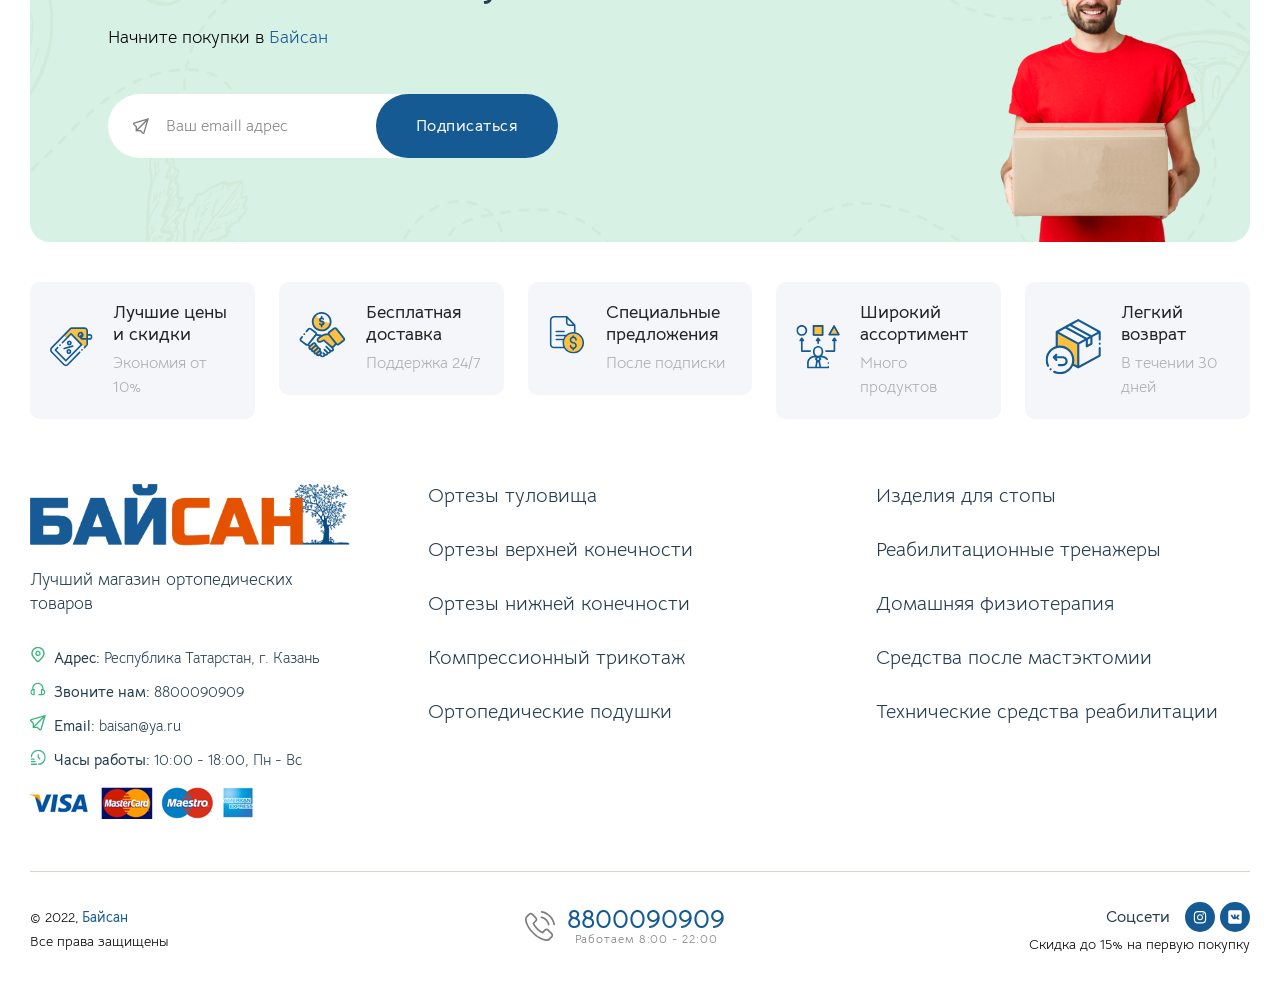
<file: shop-checkout.html>
﻿<!DOCTYPE html>
<html class="no-js" lang="en">

<head>
    <meta charset="utf-8">
    <title>Байсан</title>
    <meta http-equiv="x-ua-compatible" content="ie=edge">
    <meta name="description" content="">
    <meta name="viewport" content="width=device-width, initial-scale=1">
    <meta property="og:title" content="">
    <meta property="og:type" content="">
    <meta property="og:url" content="">
    <meta property="og:image" content="">
    <!-- Favicon -->
    <link rel="shortcut icon" type="image/x-icon" href="assets/imgs/categories-icons/icon_techno.png" />
    <!-- Template CSS -->
    <link rel="stylesheet" href="assets/css/main.css?v=5.6">
</head>

<body>
    <header class="header-area header-style-1 header-height-2">
        <div class="mobile-promotion">
            <span>Скоро открытие, <strong>скидки до 15%</strong> на все. Только <strong>3 дня</strong> !</span>
        </div>
        <div class="header-middle header-middle-ptb-1 d-none d-lg-block">
            <div class="container">
                <div class="header-wrap">
                    <div class="logo logo-width-1">
                        <a href="index.html"><img src="assets/imgs/logo-new.webp" alt="logo" /></a>
                    </div>
                    <div class="header-right">
                        <div class="search-style-2">
                            <form action="#">
                                <select class="select-active">
                                    <option>Все категории</option>
                                    <option>Ортезы</option>
                                    <option>Изделия для стопы</option>
                                    <option>Реабилитационные тренажеры</option>
                                    <option>Средства после мастэктомии</option>
                                    <option>Домашняя физиотерапия</option>
                                    <option>Компрессионный трикотаж</option>
                                    <option>Ортопедические подушки</option>
                                    <option>Технические средства реабилитации</option>
                                </select>
                                <input type="text" placeholder="Поиск изделий..." />
                            </form>
                        </div>
                        <div class="header-action-right">
                            <div class="header-action-2">
                                <div class="search-location">
                                    <form action="#">
                                        <select class="select-active">
                                            <option>Ваш город</option>
                                            <option>Москва</option>
                                            <option>Казань</option>
                                            <option>Санкт-Петербург</option>
                                            <option>Екатеринбург</option>
                                            <option>Саратов</option>
                                            <option>Нижний Новгород</option>
                                            <option>Воронеж</option>
                                            <option>Сочи</option>
                                            <option>Краснодар</option>
                                        </select>
                                    </form>
                                </div>
                                <div class="header-action-icon-2">
                                    <a href="shop-wishlist.html">
                                        <img class="svgInject" alt="Nest"
                                            src="assets/imgs/theme/icons/icon-heart.svg" />
                                        <span class="pro-count blue">6</span>
                                    </a>
                                    <a href="shop-wishlist.html"><span class="lable">Избранное</span></a>
                                </div>
                                <div class="header-action-icon-2">
                                    <a class="mini-cart-icon" href="shop-cart.html">
                                        <img alt="Nest" src="assets/imgs/theme/icons/icon-cart.svg" />
                                        <span class="pro-count blue">2</span>
                                    </a>
                                    <a href="shop-cart.html"><span class="lable">Корзина</span></a>
                                    <div class="cart-dropdown-wrap cart-dropdown-hm2">
                                        <ul>
                                            <li>
                                                <div class="shopping-cart-img">
                                                    <a href="shop-product-full.html"><img alt="Nest"
                                                            src="assets/imgs/shop/thumbnail-3.jpg" /></a>
                                                </div>
                                                <div class="shopping-cart-title">
                                                    <h4><a href="shop-product-full.html">Изделие</a></h4>
                                                    <h4><span>1 × </span>800.00</h4>
                                                </div>
                                                <div class="shopping-cart-delete">
                                                    <a href="#"><i class="fi-rs-cross-small"></i></a>
                                                </div>
                                            </li>
                                            <li>
                                                <div class="shopping-cart-img">
                                                    <a href="shop-product-full.html"><img alt="Nest"
                                                            src="assets/imgs/shop/thumbnail-2.jpg" /></a>
                                                </div>
                                                <div class="shopping-cart-title">
                                                    <h4><a href="shop-product-full.html">Изделие</a></h4>
                                                    <h4><span>1 × </span>3200.00</h4>
                                                </div>
                                                <div class="shopping-cart-delete">
                                                    <a href="#"><i class="fi-rs-cross-small"></i></a>
                                                </div>
                                            </li>
                                        </ul>
                                        <div class="shopping-cart-footer">
                                            <div class="shopping-cart-total">
                                                <h4>Итог <span>4000.00</span></h4>
                                            </div>
                                            <div class="shopping-cart-button">
                                                <a href="shop-cart.html" class="outline">В корзину</a>
                                                <a href="shop-checkout.html">Купитть</a>
                                            </div>
                                        </div>
                                    </div>
                                </div>
                                <div class="header-action-icon-2">
                                    <a href="page-account.html">
                                        <img class="svgInject" alt="Nest" src="assets/imgs/theme/icons/icon-user.svg" />
                                    </a>
                                    <a href="page-account.html"><span class="lable ml-0">Аккаунт</span></a>
                                    <div class="cart-dropdown-wrap cart-dropdown-hm2 account-dropdown">
                                        <ul>
                                            <li>
                                                <a href="page-account.html"><i class="fi fi-rs-user mr-10"></i>Мой
                                                    аккаунт</a>
                                            </li>
                                            <li>
                                                <a href="shop-wishlist.html"><i
                                                        class="fi fi-rs-heart mr-10"></i>Избранное</a>
                                            </li>
                                            <li>
                                                <a href="page-account.html"><i
                                                        class="fi fi-rs-settings-sliders mr-10"></i>Настройки</a>
                                            </li>
                                            <li>
                                                <a href="page-login.html"><i
                                                        class="fi fi-rs-sign-out mr-10"></i>Выйти</a>
                                            </li>
                                        </ul>
                                    </div>
                                </div>
                            </div>
                        </div>
                    </div>
                </div>
            </div>
        </div>
        <div class="header-bottom header-bottom-bg-color sticky-bar">
            <div class="container">
                <div class="header-wrap header-space-between position-relative">
                    <div class="logo logo-width-1 d-block d-lg-none">
                        <a href="index.html"><img src="assets/imgs/logo-new.webp" alt="logo" /></a>
                    </div>
                    <div class="header-nav d-none d-lg-flex">
                        <div class="main-categori-wrap d-none d-lg-block">
                            <a class="categories-button-active" href="#">
                                <span class="fi-rs-apps"></span> <span class="et">Каталог</span>
                                <i class="fi-rs-angle-down"></i>
                            </a>
                            <div class="categories-dropdown-wrap categories-dropdown-active-large font-heading" id="catalog_container">
                                <div class="catalog">
                                    <div class="menu_box">
                                        <a class="category_name" href="shop-grid-left.html"> <img src="assets/imgs/categories-icons/icon_niz.png"
                                                alt="" />Ортезы нижней конечности</a>
                                        <a class="category_list" href="shop-grid-left.html">Ортез на всю ногу</a>
                                        <a class="category_list" href="shop-grid-left.html">Ортез на тазобедренный сустав</a>
                                        <a class="category_list" href="shop-grid-left.html">Ортез на бедро</a>
                                        <a class="category_list" href="shop-grid-left.html">Ортез на коленный сустав</a>
                                        <a class="category_list" href="shop-grid-left.html">Ортез на галеностопный сустав</a>
                                        <a class="category_list" href="shop-grid-left.html">Ортез на голень</a>
                                        <a class="category_list" href="shop-grid-left.html">Ортез стопы</a>
                                    </div>
                                    <div class="menu_box">
                                        <a class="category_name" href="shop-grid-left.html"> <img src="assets/imgs/categories-icons/icon_verh.png"
                                                alt="" />Ортезы верхней конечности</a>
                            
                                        <a class="category_list" href="shop-grid-left.html">Ортез на всю руку</a>
                                        <a class="category_list" href="shop-grid-left.html">Ортез на плечевой сустав</a>
                                        <a class="category_list" href="shop-grid-left.html">Ортез на локтевой сустав</a>
                                        <a class="category_list" href="shop-grid-left.html">Ортез лучезапястный сустав</a>
                                        <a class="category_list" href="shop-grid-left.html">Ортез на кисть</a>
                                        <a class="category_list" href="shop-grid-left.html">Ортез на пальцы</a>
                                    </div>
                                    <div class="menu_box">
                                        <a class="category_name" href="shop-grid-left.html"> <img src="assets/imgs/categories-icons/icon_ortez.png"
                                                alt="" />Ортезы туловища</a>
                                        <a class="category_list" href="shop-grid-left.html">Ортез на шейный отдел</a>
                                        <a class="category_list" href="shop-grid-left.html">Ортопедический реклинатор</a>
                                        <a class="category_list" href="shop-grid-left.html">Ортопедический корсет</a>
                                        <a class="category_list" href="shop-grid-left.html">Гиперэкстензионный корсет</a>
                                        <a class="category_list" href="shop-grid-left.html">Бандаж грудной</a>
                                        <a class="category_list" href="shop-grid-left.html">Грудопоясничный корсет</a>
                                        <a class="category_list" href="shop-grid-left.html">Пояснично-крестцовый корсет</a>
                                        <a class="category_list" href="shop-grid-left.html">Пояс для беременных</a>
                                        <a class="category_list" href="shop-grid-left.html">Бандаж грыжевой</a>
                                        <a class="category_list" href="shop-grid-left.html">Бандаж паховый</a>
                                        <a class="category_list" href="shop-grid-left.html">Бандаж на брюшную стенку</a>
                            
                                    </div>
                                    <div class="menu_box">
                                        <a class="category_name" href="shop-grid-left.html"> <img
                                                src="assets/imgs/categories-icons/icon_tricotaz.png" alt="" />Компрессионный трикотаж</a>
                                        <a class="category_list" href="shop-grid-left.html">Чулки</a>
                                        <a class="category_list_level2" href="shop-grid-left.html">Чулки компрессионные
                                            кругловязаные до бедра
                                        </a>
                                        <a class="category_list_level2" href="shop-grid-left.html">Чулки компрессионные кругловязаные до колена</a>
                                        <a class="category_list" href="shop-grid-left.html">Рукава</a>
                                        <a class="category_list_level2" href="shop-grid-left.html">Рукава компрессионные кругловязаные</a>
                                        <a class="category_list" href="shop-grid-left.html">Бандажи</a>
                                        <a class="category_list_level2" href="shop-grid-left.html">Для фиксации голеностопного сустава</a>
                                        <a class="category_list_level2" href="shop-grid-left.html">Для фиксации коленного сустава</a>
                                        <a class="category_list_level2" href="shop-grid-left.html">Для фиксации локтевого сустава</a>
                            
                                    </div>
                                    <div class="menu_box">
                                        <a class="category_name" href="shop-grid-left.html"> <img src="assets/imgs/categories-icons/icon_stopa.png"
                                                alt="" />Изделия для стопы</a>
                                        <a class="category_list" href="shop-grid-left.html">Индивидуальные стельки</a>
                                        <a class="category_list" href="shop-grid-left.html">Ортопедические стельки</a>
                                        <a class="category_list" href="shop-grid-left.html">Подпяточники и пелоты</a>
                                        <a class="category_list" href="shop-grid-left.html">Корректоры</a>
                            
                                    </div>
                                    <div class="menu_box">
                                        <a class="category_name" href="shop-grid-left.html"> <img
                                                src="assets/imgs/categories-icons/icon_reabilitaziya.png" alt="" />Реабилитационные тренажеры</a>
                                        <a class="category_list" href="shop-grid-left.html">Моторика рук</a>
                                        <a class="category_list" href="shop-grid-left.html">Моторика ног</a>
                            
                                    </div>
                                    <div class="menu_box">
                                        <a class="category_name" href="shop-grid-left.html"> <img
                                                src="assets/imgs/categories-icons/icon_mastectomiya.png" alt="" />Средства после мастэктомии </a>
                                        <a class="category_list" href="shop-grid-left.html">Бандажи после мастэктомии</a>
                                        <a class="category_list" href="shop-grid-left.html">Лифы для протезирования молочной железы</a>
                                        <a class="category_list" href="shop-grid-left.html">Вкладыши для груди</a>
                            
                                    </div>
                                    <div class="menu_box">
                                        <a class="category_name" href="shop-grid-left.html"> <img
                                                src="assets/imgs/categories-icons/icon_phisiotherap.png" alt="" />Домашняя физиотерапия</a>
                                        <a class="category_list" href="shop-grid-left.html">Медтехника для дома</a>
                                        <a class="category_list" href="shop-grid-left.html">Массажеры</a>
                                        <a class="category_list" href="shop-grid-left.html">Массажные коврики</a>
                            
                                    </div>
                            
                                    <div class="menu_box">
                                        <a class="category_name" href="shop-grid-left.html"> <img
                                                src="assets/imgs/categories-icons/icon_podushka.png" alt="" />Ортопедические подушки</a>
                                        <a class="category_list" href="shop-grid-left.html">Для сидения</a>
                                        <a class="category_list" href="shop-grid-left.html">Для сна</a>
                                        <a class="category_list" href="shop-grid-left.html">Для беременных</a>
                                        <a class="category_list" href="shop-grid-left.html">Для кормления</a>
                                        <a class="category_list" href="shop-grid-left.html">Дорожные</a>
                                    </div>
                                    <div class="menu_box">
                                        <a class="category_name" href="shop-grid-left.html"> <img
                                                src="assets/imgs/categories-icons/icon_reabilitaziya.png" alt="" />Средства реабилитации</a>
                                        <a class="category_list" href="shop-grid-left.html">Трости</a>
                                        <a class="category_list" href="shop-grid-left.html">Ходунки</a>
                                        <a class="category_list" href="shop-grid-left.html">Костыли</a>
                                        <a class="category_list" href="shop-grid-left.html">Инвалидные кресла</a>
                                        <a class="category_list" href="shop-grid-left.html">Противопролежневые системы</a>
                                        <a class="category_list" href="shop-grid-left.html">Скандинавская ходьба</a>
                                    </div>
                                </div>
                            </div>
                        </div>
                        <div class="main-menu main-menu-padding-1 main-menu-lh-2 d-none d-lg-block font-heading">
                            <nav>
                                <ul>
                                    <li style="margin-left: 30px;">
                                        <a href="index.html">Главная</a>
                                    </li>
                                    <li style="margin-left: 30px;">
                                        <a href="page-about.html">О нас</a>
                                    </li>
                                    <li style="margin-left: 30px;">
                                        <a href="shop-grid-left.html">Магазин</a>

                                    </li>

                                    
                                    <li style="margin-left: 30px;">
                                        <a href="blog-category-big.html">Статьи</i></a>
                                    </li>

                                    <li style="margin-left: 30px;">
                                        <a href="page-contact.html">Контакты</a>
                                    </li>
                                </ul>
                            </nav>
                        </div>
                    </div>
                    <div class="hotline d-none d-lg-flex">
                        <img src="assets/imgs/theme/icons/icon-headphone-white.svg" alt="hotline" />
                        <a href="tel:8800090909">
                            <p>8800090909<span>Поддержка 24/7</span></p>
                        </a>
                    </div>
                    <div class="header-action-icon-2 d-block d-lg-none">
                        <div class="burger-icon burger-icon-white">
                            <span class="burger-icon-top"></span>
                            <span class="burger-icon-mid"></span>
                            <span class="burger-icon-bottom"></span>
                        </div>
                    </div>
                    <div class="header-action-right d-block d-lg-none">
                        <div class="header-action-2">
                            <div class="header-action-icon-2">
                                <a href="shop-wishlist.html">
                                    <img alt="Nest" src="assets/imgs/theme/icons/icon-heart.svg" />
                                    <span class="pro-count white">4</span>
                                </a>
                            </div>
                            <div class="header-action-icon-2">
                                <a class="mini-cart-icon" href="#">
                                    <img alt="Nest" src="assets/imgs/theme/icons/icon-cart.svg" />
                                    <span class="pro-count white">2</span>
                                </a>
                                <div class="cart-dropdown-wrap cart-dropdown-hm2">
                                    <ul>
                                        <li>
                                            <div class="shopping-cart-img">
                                                <a href="shop-product-full.html"><img alt="Nest"
                                                        src="assets/imgs/shop/thumbnail-3.jpg" /></a>
                                            </div>
                                            <div class="shopping-cart-title">
                                                <h4><a href="shop-product-full.html">Изделие</a></h4>
                                                <h3><span>1 × </span>800₽</h3>
                                            </div>
                                            <div class="shopping-cart-delete">
                                                <a href="#"><i class="fi-rs-cross-small"></i></a>
                                            </div>
                                        </li>
                                        <li>
                                            <div class="shopping-cart-img">
                                                <a href="shop-product-full.html"><img alt="Nest"
                                                        src="assets/imgs/shop/thumbnail-4.jpg" /></a>
                                            </div>
                                            <div class="shopping-cart-title">
                                                <h4><a href="shop-product-full.html">Другое изделие</a></h4>
                                                <h3><span>1 × </span>3500₽</h3>
                                            </div>
                                            <div class="shopping-cart-delete">
                                                <a href="#"><i class="fi-rs-cross-small"></i></a>
                                            </div>
                                        </li>
                                    </ul>
                                    <div class="shopping-cart-footer">
                                        <div class="shopping-cart-total">
                                            <h4>Всего <span>4300₽</span></h4>
                                        </div>
                                        <div class="shopping-cart-button">
                                            <a href="shop-cart.html">В корзину</a>
                                            <a href="shop-checkout.html">Оформить </a>
                                        </div>
                                    </div>
                                </div>
                            </div>
                        </div>
                    </div>
                </div>
            </div>
        </div>
    </header>
    <div class="mobile-header-active mobile-header-wrapper-style">
        <div class="mobile-header-wrapper-inner">
            <div class="mobile-header-top">
                <div class="mobile-header-logo">
                    <a href="index.html"><img src="assets/imgs/logo-new.webp" alt="logo" /></a>
                </div>
                <div class="mobile-menu-close close-style-wrap close-style-position-inherit">
                    <button class="close-style search-close">
                        <i class="icon-top"></i>
                        <i class="icon-bottom"></i>
                    </button>
                </div>
            </div>
            <div class="mobile-header-content-area">
                <div class="mobile-search search-style-3 mobile-header-border">
                    <form action="#">
                        <input type="text" placeholder="Поиск изделий…" />
                        <button type="submit"><i class="fi-rs-search"></i></button>
                    </form>
                </div>
                <div class="mobile-menu-wrap mobile-header-border">
                    <!-- mobile menu start -->
                    <nav>
                        <ul class="mobile-menu font-heading">
                            <li class="menu-item-has-children">
                                <a href="index.html">Главная</a>
                            </li>
                            <li class="menu-item-has-children">
                                <a href="shop-grid-left.html">Каталог</a>

                            </li>

                            <li class="menu-item-has-children">
                                <a href="#">Меню</a>
                                <ul class="dropdown">
                                    <li class="menu-item-has-children">
                                        <a href="#">Ортезы нижней конечности</a>
                                        <ul class="dropdown">
                                            <li><a href="shop-product-full.html">Ортез на всю ногу</a></li>
                                            <li><a href="shop-product-full.html">Ортез на тазобедренный сустав</a></li>
                                            <li><a href="shop-product-full.html">Ортез на бедро</a></li>
                                            <li><a href="shop-product-full.html">Ортез на коленный сустав</a></li>
                                            <li><a href="shop-product-full.html">Ортез на галеностопный сустав</a></li>
                                            <li><a href="shop-product-full.html">Ортез на голень</a></li>
                                            <li><a href="shop-product-full.html">Ортез стопы</a></li>
                                        </ul>
                                    </li>
                                    <li class="menu-item-has-children">
                                        <a href="#">Ортезы верхней конечности</a>
                                        <ul class="dropdown">
                                            <li><a href="shop-product-full.html">Ортез на всю руку</a></li>
                                            <li><a href="shop-product-full.html">Ортез на плечевой сустав</a></li>
                                            <li><a href="shop-product-full.html">Ортез на локтевой сустав</a></li>
                                            <li><a href="shop-product-full.html">Ортез лучезапястный сустав</a></li>
                                            <li><a href="shop-product-full.html">Ортез на кисть</a></li>
                                            <li><a href="shop-product-full.html">Ортез на пальцы</a></li>
                                        </ul>
                                    </li>
                                    <li class="menu-item-has-children">
                                        <a href="#">Ортезы туловища</a>
                                        <ul class="dropdown">
                                            <li><a href="shop-product-full.html">Ортез на шейный отдел</a></li>
                                            <li><a href="shop-product-full.html">Ортопедический реклинатор</a></li>
                                            <li><a href="shop-product-full.html">Ортопедический корсет</a></li>
                                            <li><a href="shop-product-full.html">Гиперэкстензионный корсет</a></li>
                                            <li><a href="shop-product-full.html">Бандаж грудной</a></li>
                                            <li><a href="shop-product-full.html">Грудопоясничный корсет</a></li>
                                            <li><a href="shop-product-full.html">Пояснично-крестцовый корсет</a></li>
                                            <li><a href="shop-product-full.html">Пояс для беременных</a></li>
                                            <li><a href="shop-product-full.html">Бандаж грыжевой</a></li>
                                            <li><a href="shop-product-full.html">Бандаж паховый</a></li>
                                        </ul>
                                    </li>
                                    <li class="menu-item-has-children">
                                        <a href="#">Компрессионный трикотаж</a>
                                        <ul class="dropdown">
                                            <li><a href="shop-product-full.html">Чулки компрессионные
                                                    кругловязаные до бедра</a></li>
                                            <li><a href="shop-product-full.html">Чулки компрессионные кругловязаные до колена</a></li>
                                            <li><a href="shop-product-full.html">Рукава компрессионные кругловязаные</a></li>
                                            <li><a href="shop-product-full.html">Бандажи Для фиксации голеностопного сустава</a></li>
                                            <li><a href="shop-product-full.html">Бандажи Для фиксации коленного сустав</a></li>
                                            <li><a href="shop-product-full.html">Бандажи Для фиксации локтевого сустава</a></li>
                                
                                        </ul>
                                    </li>
                                    <li class="menu-item-has-children">
                                        <a href="#">Изделия для стопы</a>
                                        <ul class="dropdown">
                                            <li><a href="shop-product-full.html">Индивидуальные стельки</a></li>
                                            <li><a href="shop-product-full.html">Ортопедические стельки</a></li>
                                            <li><a href="shop-product-full.html">Подпяточники и пелоты</a></li>
                                            <li><a href="shop-product-full.html">Корректоры</a></li>
                                
                                        </ul>
                                    </li>
                                    <li class="menu-item-has-children">
                                        <a href="#">Реабилитационные тренажеры</a>
                                        <ul class="dropdown">
                                            <li><a href="shop-product-full.html">Моторика рук</a></li>
                                            <li><a href="shop-product-full.html">Моторика ног</a></li>
                                
                                        </ul>
                                    </li>
                                    <li class="menu-item-has-children">
                                        <a href="#">Средства после мастэктомии</a>
                                        <ul class="dropdown">
                                            <li><a href="shop-product-full.html">Бандажи после мастэктомии</a></li>
                                            <li><a href="shop-product-full.html">Лифы для протезирования молочной железы</a></li>
                                            <li><a href="shop-product-full.html">Вкладыши для груди</a></li>
                                
                                        </ul>
                                    </li>
                                    <li class="menu-item-has-children">
                                        <a href="#">Домашняя физиотерапия</a>
                                        <ul class="dropdown">
                                            <li><a href="shop-product-full.html">Медтехника для дома</a></li>
                                            <li><a href="shop-product-full.html">Массажеры</a></li>
                                            <li><a href="shop-product-full.html">Массажные коврики</a></li>
                                
                                        </ul>
                                    </li>
                                    <li class="menu-item-has-children">
                                        <a href="#">Ортопедические подушки</a>
                                        <ul class="dropdown">
                                            <li><a href="shop-product-full.html">Для сидения</a></li>
                                            <li><a href="shop-product-full.html">Для сна</a></li>
                                            <li><a href="shop-product-full.html">Для беременных</a></li>
                                            <li><a href="shop-product-full.html">Для кормления</a></li>
                                            <li><a href="shop-product-full.html">Дорожные</a></li>
                                
                                        </ul>
                                    </li>
                                    <li class="menu-item-has-children">
                                        <a href="#">Средства реабилитации</a>
                                        <ul class="dropdown">
                                            <li><a href="shop-product-full.html">Трости</a></li>
                                            <li><a href="shop-product-full.html">Ходунки</a></li>
                                            <li><a href="shop-product-full.html">Костылих</a></li>
                                            <li><a href="shop-product-full.html">Инвалидные кресла</a></li>
                                            <li><a href="shop-product-full.html">Скандинавская ходьба</a></li>
                                
                                        </ul>
                                    </li>
                                </ul>
                            </li>
                            <li class="menu-item-has-children">
                                <a href="page-about.html">О нас</a>
                            
                            </li>
                            <li class="menu-item-has-children">
                                <a href="blog-category-big.html">Статьи</a>

                            </li>

                        </ul>
                    </nav>
                    <!-- mobile menu end -->
                </div>
                <div class="mobile-header-info-wrap">
                    <div class="single-mobile-header-info">
                        <a href="page-contact.html"><i class="fi-rs-marker"></i>Контакты</a>
                    </div>
                    <div class="single-mobile-header-info">
                        <a href="page-login.html"><i class="fi-rs-user"></i>Войти / Зарегистрироваться </a>
                    </div>
                    <div class="single-mobile-header-info">
                        <a href="tel:8800090909"><i class="fi-rs-headphones"></i>8800090909 </a>
                    </div>
                </div>
                <div class="mobile-social-icon mb-50">
                    <h6 class="mb-15">Соцсети</h6>
                    <a href="#"><img src="assets/imgs/theme/icons/icon-facebook-white.svg" alt="" /></a>
                    <a href="#"><img src="assets/imgs/theme/icons/icon-twitter-white.svg" alt="" /></a>
                    <a href="#"><img src="assets/imgs/theme/icons/icon-instagram-white.svg" alt="" /></a>
                    <a href="#"><img src="assets/imgs/theme/icons/icon-vk.svg" alt="" /></a>

                </div>
                <div class="site-copyright">Copyright 2022</div>
            </div>
        </div>
    </div>
    <!--End header-->
    <main class="main">
        <div class="page-header breadcrumb-wrap">
            <div class="container">
                <div class="breadcrumb">
                    <a href="index.html" rel="nofollow"><i class="fi-rs-home mr-5"></i>Главная</a>
                    <span></span> Магазин
                    <span></span> Оформление заказа
                </div>
            </div>
        </div>
        <div class="container mb-80 mt-50">
            <div class="row">
                <div class="col-lg-8 mb-40">
                    <h1 class="heading-2 mb-10">Оформить заказ</h1>
                    <div class="d-flex justify-content-between">
                        <h6 class="text-body">В корзине <span class="text-brand">3</span> товара</h6>
                    </div>
                </div>
            </div>
            <div class="row">
                <div class="col-lg-7">
                    <div class="row mb-50">
                        <div class="col-lg-6 mb-sm-15 mb-lg-0 mb-md-3">
                            <div class="toggle_info">
                                <span><i class="fi-rs-user mr-10"></i><span class="text-muted font-lg">Уже есть
                                        аккаунт?</span> <a href="#loginform" data-bs-toggle="collapse"
                                        class="collapsed font-lg" aria-expanded="false">Нажмите для входа</a></span>
                            </div>
                            <div class="panel-collapse collapse login_form" id="loginform">
                                <div class="panel-body">
                                    <p class="mb-30 font-sm">Если вы уже покупали у нас, войдите в аккаунт. Если вы
                                        новый покупатель,то заполните реквизиты оплаты и доставки.</p>
                                    <form method="post">
                                        <div class="form-group">
                                            <input type="text" name="email" placeholder="Логин или Email">
                                        </div>
                                        <div class="form-group">
                                            <input type="password" name="password" placeholder="Пароль">
                                        </div>
                                        <div class="login_footer form-group">
                                            <div class="chek-form">
                                                <div class="custome-checkbox">
                                                    <input class="form-check-input" type="checkbox" name="checkbox"
                                                        id="remember" value="">
                                                    <label class="form-check-label" for="remember"><span>Запомнить
                                                            меня</span></label>
                                                </div>
                                            </div>
                                            <a href="#">Забыли пароль?</a>
                                        </div>
                                        <div class="form-group">
                                            <button class="btn btn-md" name="login">Войти</button>
                                        </div>
                                    </form>
                                </div>
                            </div>
                        </div>
                        <div class="col-lg-6">
                            <form method="post" class="apply-coupon">
                                <input type="text" placeholder="Введите промокод...">
                                <button class="btn  btn-md" name="login">Добавить</button>
                            </form>
                        </div>
                    </div>
                    <div class="row">
                        <h4 class="mb-30">Реквизиты</h4>
                        <form method="post">
                            <div class="row">
                                <div class="form-group col-lg-6">
                                    <input type="text" required="" name="fname" placeholder="Имя *">
                                </div>
                                <div class="form-group col-lg-6">
                                    <input type="text" required="" name="lname" placeholder="Фамилия *">
                                </div>
                            </div>
                            <div class="row">
                                <div class="form-group col-lg-6">
                                    <input required="" type="text" name="zipcode" placeholder="Индекс *">
                                </div>

                                <div class="form-group col-lg-6">
                                    <input required="" type="text" name="city" placeholder="Город *">
                                </div>
                            </div>

                            <div class="row">
                                <div class="form-group col-lg-6">
                                    <input type="text" name="billing_address" required="" placeholder="Адрес *">
                                </div>
                                <div class="form-group col-lg-6">
                                    <input required="" type="text" name="phone" placeholder="Телефон *">
                                </div>
                            </div>
                            <div class="row">

                                <div class="form-group col-lg-6">
                                    <input required="" type="text" name="email" placeholder="Email *">
                                </div>
                            </div>
                            <div class="form-group mb-30">
                                <textarea rows="5" placeholder="Комментарий"></textarea>
                            </div>
                            <div class="form-group">
                                <div class="checkbox">
                                    <div class="custome-checkbox">
                                        <input class="form-check-input" type="checkbox" name="checkbox"
                                            id="createaccount">
                                        <label class="form-check-label label_info" data-bs-toggle="collapse"
                                            href="#collapsePassword" data-target="#collapsePassword"
                                            aria-controls="collapsePassword" for="createaccount"><span>Создать
                                                аккаунт?</span></label>
                                    </div>
                                </div>
                            </div>
                            <div id="collapsePassword" class="form-group create-account collapse in">
                                <div class="row">
                                    <div class="col-lg-6">
                                        <input required="" type="password" placeholder="Пароль" name="password">
                                    </div>
                                </div>
                            </div>

                        </form>
                    </div>
                </div>
                <div class="col-lg-5">
                    <div class="border p-40 cart-totals ml-30 mb-50">
                        <div class="d-flex align-items-end justify-content-between mb-30">
                            <h4>Ваш заказ</h4>
                            <h6 class="text-muted">Сумма</h6>
                        </div>
                        <div class="divider-2 mb-30"></div>
                        <div class="table-responsive order_table checkout">
                            <table class="table no-border">
                                <tbody>
                                    <tr>
                                        <td class="image product-thumbnail"><img
                                                src="assets/imgs/shop/product2_photo.webp" alt="#"></td>
                                        <td>
                                            <h6 class="w-160 mb-5"><a href="shop-product-full.html"
                                                    class="text-heading">Товар</a></h6></span>
                                            <div class="product-rate-cover">
                                                <div class="product-rate d-inline-block">
                                                    <div class="product-rating" style="width:90%">
                                                    </div>
                                                </div>
                                                <span class="font-small ml-5 text-muted"> (4.0)</span>
                                            </div>
                                        </td>
                                        <td>
                                            <h6 class="text-muted pl-20 pr-20">x 1</h6>
                                        </td>
                                        <td>
                                            <h4 class="text-brand">3500₽</h4>
                                        </td>
                                    </tr>
                                    <tr>
                                        <td class="image product-thumbnail"><img
                                                src="assets/imgs/shop/product3_photo1.webp" alt="#"></td>
                                        <td>
                                            <h6 class="w-160 mb-5"><a href="shop-product-full.html"
                                                    class="text-heading">Товар</a></h6></span>
                                            <div class="product-rate-cover">
                                                <div class="product-rate d-inline-block">
                                                    <div class="product-rating" style="width:90%">
                                                    </div>
                                                </div>
                                                <span class="font-small ml-5 text-muted"> (4.0)</span>
                                            </div>
                                        </td>
                                        <td>
                                            <h6 class="text-muted pl-20 pr-20">x 1</h6>
                                        </td>
                                        <td>
                                            <h4 class="text-brand">3500₽</h4>
                                        </td>
                                    </tr>
                                    <tr>
                                        <td class="image product-thumbnail"><img
                                                src="assets/imgs/shop/product4_photo2.webp" alt="#"></td>
                                        <td>
                                            <h6 class="w-160 mb-5"><a href="shop-product-full.html"
                                                    class="text-heading">Товар </a></h6></span>
                                            <div class="product-rate-cover">
                                                <div class="product-rate d-inline-block">
                                                    <div class="product-rating" style="width:90%">
                                                    </div>
                                                </div>
                                                <span class="font-small ml-5 text-muted"> (4.0)</span>
                                            </div>
                                        </td>
                                        <td>
                                            <h6 class="text-muted pl-20 pr-20">x 1</h6>
                                        </td>
                                        <td>
                                            <h4 class="text-brand">3500₽</h4>
                                        </td>
                                    </tr>
                                </tbody>
                            </table>
                        </div>
                    </div>
                    <div class="payment ml-30">
                        <h4 class="mb-30">Способ оплаты</h4>
                        <div class="payment_option">

                            <div class="custome-radio">
                                <input class="form-check-input" required="" type="radio" name="payment_option"
                                    id="exampleRadios4" checked="">
                                <label class="form-check-label" for="exampleRadios4" data-bs-toggle="collapse"
                                    data-target="#checkPayment" aria-controls="checkPayment">Наличными курьеру</label>
                            </div>
                            <div class="custome-radio">
                                <input class="form-check-input" required="" type="radio" name="payment_option"
                                    id="exampleRadios5" checked="">
                                <label class="form-check-label" for="exampleRadios5" data-bs-toggle="collapse"
                                    data-target="#paypal" aria-controls="paypal">Онлайн оплата</label>
                            </div>
                        </div>
                        <div class="payment-logo d-flex">
                            <img class="mr-15" src="assets/imgs/theme/payment-method.png" alt="">


                        </div>
                        <a href="#" class="btn btn-fill-out btn-block mt-30">Оплатить заказ<i
                                class="fi-rs-sign-out ml-15"></i></a>
                    </div>
                </div>
            </div>
        </div>
    </main>
    <footer class="main">
        <section class="newsletter mb-15 wow animate__animated animate__fadeIn">
            <div class="container">
                <div class="row">
                    <div class="col-lg-12">
                        <div class="position-relative newsletter-inner">
                            <div class="newsletter-content">
                                <h2 class="mb-20">
                                    Оставайтесь дома <br />
                                    и закажите доставку из магазина
                                </h2>
                                <p class="mb-45">Начните покупки в <span class="text-brand">Байсан</span></p>
                                <form class="form-subcriber d-flex">
                                    <input type="email" placeholder="Ваш emaill адрес" />
                                    <button class="btn" type="submit">Подписаться</button>
                                </form>
                            </div>
                            <img src="assets/imgs/banner/banner_2.png" alt="newsletter" />
                        </div>
                    </div>
                </div>
            </div>
        </section>
        <section class="featured section-padding">
            <div class="container">
                <div class="row">
                    <div class="col-lg-1-5 col-md-4 col-12 col-sm-6 mb-md-4 mb-xl-0">
                        <div class="banner-left-icon d-flex align-items-center wow animate__animated animate__fadeInUp"
                            data-wow-delay="0">
                            <div class="banner-icon">
                                <img src="assets/imgs/theme/icons/icon-1.svg" alt="" />
                            </div>
                            <div class="banner-text">
                                <h3 class="icon-box-title">Лучшие цены и скидки</h3>
                                <p>Экономия от 10%</p>
                            </div>
                        </div>
                    </div>
                    <div class="col-lg-1-5 col-md-4 col-12 col-sm-6">
                        <div class="banner-left-icon d-flex align-items-center wow animate__animated animate__fadeInUp"
                            data-wow-delay=".1s">
                            <div class="banner-icon">
                                <img src="assets/imgs/theme/icons/icon-2.svg" alt="" />
                            </div>
                            <div class="banner-text">
                                <h3 class="icon-box-title">Бесплатная доставка</h3>
                                <p>Поддержка 24/7</p>
                            </div>
                        </div>
                    </div>
                    <div class="col-lg-1-5 col-md-4 col-12 col-sm-6">
                        <div class="banner-left-icon d-flex align-items-center wow animate__animated animate__fadeInUp"
                            data-wow-delay=".2s">
                            <div class="banner-icon">
                                <img src="assets/imgs/theme/icons/icon-3.svg" alt="" />
                            </div>
                            <div class="banner-text">
                                <h3 class="icon-box-title">Специальные предложения</h3>
                                <p>После подписки</p>
                            </div>
                        </div>
                    </div>
                    <div class="col-lg-1-5 col-md-4 col-12 col-sm-6">
                        <div class="banner-left-icon d-flex align-items-center wow animate__animated animate__fadeInUp"
                            data-wow-delay=".3s">
                            <div class="banner-icon">
                                <img src="assets/imgs/theme/icons/icon-4.svg" alt="" />
                            </div>
                            <div class="banner-text">
                                <h3 class="icon-box-title">Широкий ассортимент</h3>
                                <p>Много продуктов</p>
                            </div>
                        </div>
                    </div>
                    <div class="col-lg-1-5 col-md-4 col-12 col-sm-6">
                        <div class="banner-left-icon d-flex align-items-center wow animate__animated animate__fadeInUp"
                            data-wow-delay=".4s">
                            <div class="banner-icon">
                                <img src="assets/imgs/theme/icons/icon-5.svg" alt="" />
                            </div>
                            <div class="banner-text">
                                <h3 class="icon-box-title">Легкий возврат</h3>
                                <p>В течении 30 дней</p>
                            </div>
                        </div>
                    </div>
                    <div class="col-lg-1-5 col-md-4 col-12 col-sm-6 d-xl-none">
                        <div class="banner-left-icon d-flex align-items-center wow animate__animated animate__fadeInUp"
                            data-wow-delay=".5s">
                            <div class="banner-icon">
                                <img src="assets/imgs/theme/icons/icon-6.svg" alt="" />
                            </div>
                            <div class="banner-text">
                                <h3 class="icon-box-title">Безопасная доставка</h3>
                                <p>В течении 30 дней</p>
                            </div>
                        </div>
                    </div>
                </div>
            </div>
        </section>
        <section class="section-padding footer-mid">
            <div class="container pt-15 pb-20">
            <div class="row">
                <div class="col">
                    <div style="margin-right: 50px;"
                        class="widget-about font-md mb-md-3 mb-lg-3 mb-xl-0 wow animate__animated animate__fadeInUp"
                        data-wow-delay="0">
                        <div class="logo mb-30">
                            <a href="index.html" class="mb-15"><img src="assets/imgs/baisan-logo.webp" alt="logo" /></a>
                            <p class="font-lg text-heading">Лучший магазин ортопедических товаров</p>
                        </div>
                        <ul class="contact-infor">
                            <li><img src="assets/imgs/theme/icons/icon-location.svg" alt="" /><strong>Адрес:
                                </strong> <span>Республика Татарстан, г. Казань</span>
                            </li>
                            <li><img src="assets/imgs/theme/icons/icon-contact.svg" alt="" /><strong>Звоните нам:
                                </strong><span>8800090909</span></li>
                            <li><img src="assets/imgs/theme/icons/icon-email-2.svg" alt="" /><strong>Email:
                                </strong><span>baisan@ya.ru</span></li>
                            <li><img src="assets/imgs/theme/icons/icon-clock.svg" alt="" /><strong>Часы работы:
                                </strong><span>10:00 - 18:00, Пн - Вс</span></li>
                        </ul>
                        <img class="mt-15" src="assets/imgs/theme/payment-method.png" alt="" />
                    </div>
                </div>
                <div class="footer-link-widget col wow animate__animated animate__fadeInUp" data-wow-delay=".2s">
                    <ul class="footer-list mb-sm-5 mb-md-0">
                        <li><a href="shop-grid-left.html">Ортезы туловища</a></li>
                        <li><a href="shop-grid-left.html">Ортезы верхней конечности</a></li>
                        <li><a href="shop-grid-left.html">Ортезы нижней конечности</a></li>
            
                        <li><a href="shop-grid-left.html">Компрессионный трикотаж</a></li>
                        <li><a href="shop-grid-left.html">Ортопедические подушки</a></li>
                    </ul>
                </div>
            
                <div class="footer-link-widget col wow animate__animated animate__fadeInUp" data-wow-delay=".4s">
            
                    <ul class="footer-list mb-sm-5 mb-md-0">
                        <li><a href="shop-grid-left.html">Изделия для стопы</a></li>
                        <li><a href="shop-grid-left.html">Реабилитационные тренажеры</a></li>
                        <li><a href="shop-grid-left.html">Домашняя физиотерапия</a></li>
                        <li><a href="shop-grid-left.html">Средства после мастэктомии</a></li>
                        <li><a href="shop-grid-left.html">Технические средства реабилитации</a></li>
                    </ul>
                </div>
            
            </div>
        </section>
        <div class="container pb-30 wow animate__animated animate__fadeInUp" data-wow-delay="0">
            <div class="row align-items-center">
                <div class="col-12 mb-30">
                    <div class="footer-bottom"></div>
                </div>
                <div class="col-xl-4 col-lg-6 col-md-6">
                    <p class="font-sm mb-0">&copy; 2022, <strong class="text-brand">Байсан</strong><br />Все права
                        защищены</p>
                </div>
                <div class="col-xl-4 col-lg-6 text-center d-none d-xl-block">
                    <div class="hotline d-lg-inline-flex mr-30">
                        <img src="assets/imgs/theme/icons/phone-call.svg" alt="hotline" />
                        <a href="tel:8800090909">
                            <p>8800090909<span>Работаем 8:00 - 22:00</span></p>
                        </a>
                    </div>

                </div>
                <div class="col-xl-4 col-lg-6 col-md-6 text-end d-none d-md-block">
                    <div class="mobile-social-icon">
                        <h6>Соцсети</h6>

                        <a href="#"><img src="assets/imgs/theme/icons/icon-instagram-white.svg" alt="" /></a>
                        <a href="#"><img src="assets/imgs/theme/icons/icon-vk.svg" alt="" /></a>
                    </div>
                    <p class="font-sm">Скидка до 15% на первую покупку</p>
                </div>
            </div>
        </div>
    </footer>
    <!-- Preloader Start -->
    <div id="preloader-active">
        <div class="preloader d-flex align-items-center justify-content-center">
            <div class="preloader-inner position-relative">
                <div class="text-center">
                    <img class="mb-15" width="220" src="assets/imgs/logo-new.webp" alt="logo" /> </br>
                    <img src="assets/imgs/807.gif" alt="" />
                </div>
            </div>
        </div>
    </div>
    <!-- Vendor JS-->
    <script src="assets/js/vendor/modernizr-3.6.0.min.js"></script>
    <script src="assets/js/vendor/jquery-3.6.0.min.js"></script>
    <script src="assets/js/vendor/jquery-migrate-3.3.0.min.js"></script>
    <script src="assets/js/vendor/bootstrap.bundle.min.js"></script>
    <script src="assets/js/plugins/slick.js"></script>
    <script src="assets/js/plugins/jquery.syotimer.min.js"></script>
    <script src="assets/js/plugins/wow.js"></script>
    <script src="assets/js/plugins/jquery-ui.js"></script>
    <script src="assets/js/plugins/perfect-scrollbar.js"></script>
    <script src="assets/js/plugins/magnific-popup.js"></script>
    <script src="assets/js/plugins/select2.min.js"></script>
    <script src="assets/js/plugins/waypoints.js"></script>
    <script src="assets/js/plugins/counterup.js"></script>
    <script src="assets/js/plugins/jquery.countdown.min.js"></script>
    <script src="assets/js/plugins/images-loaded.js"></script>
    <script src="assets/js/plugins/isotope.js"></script>
    <script src="assets/js/plugins/scrollup.js"></script>
    <script src="assets/js/plugins/jquery.vticker-min.js"></script>
    <script src="assets/js/plugins/jquery.theia.sticky.js"></script>
    <script src="assets/js/plugins/jquery.elevatezoom.js"></script>
    <!-- Template  JS -->
    <script src="./assets/js/main.js?v=5.6"></script>
    <script src="./assets/js/shop.js?v=5.6"></script>
</body>

</html>
</file>
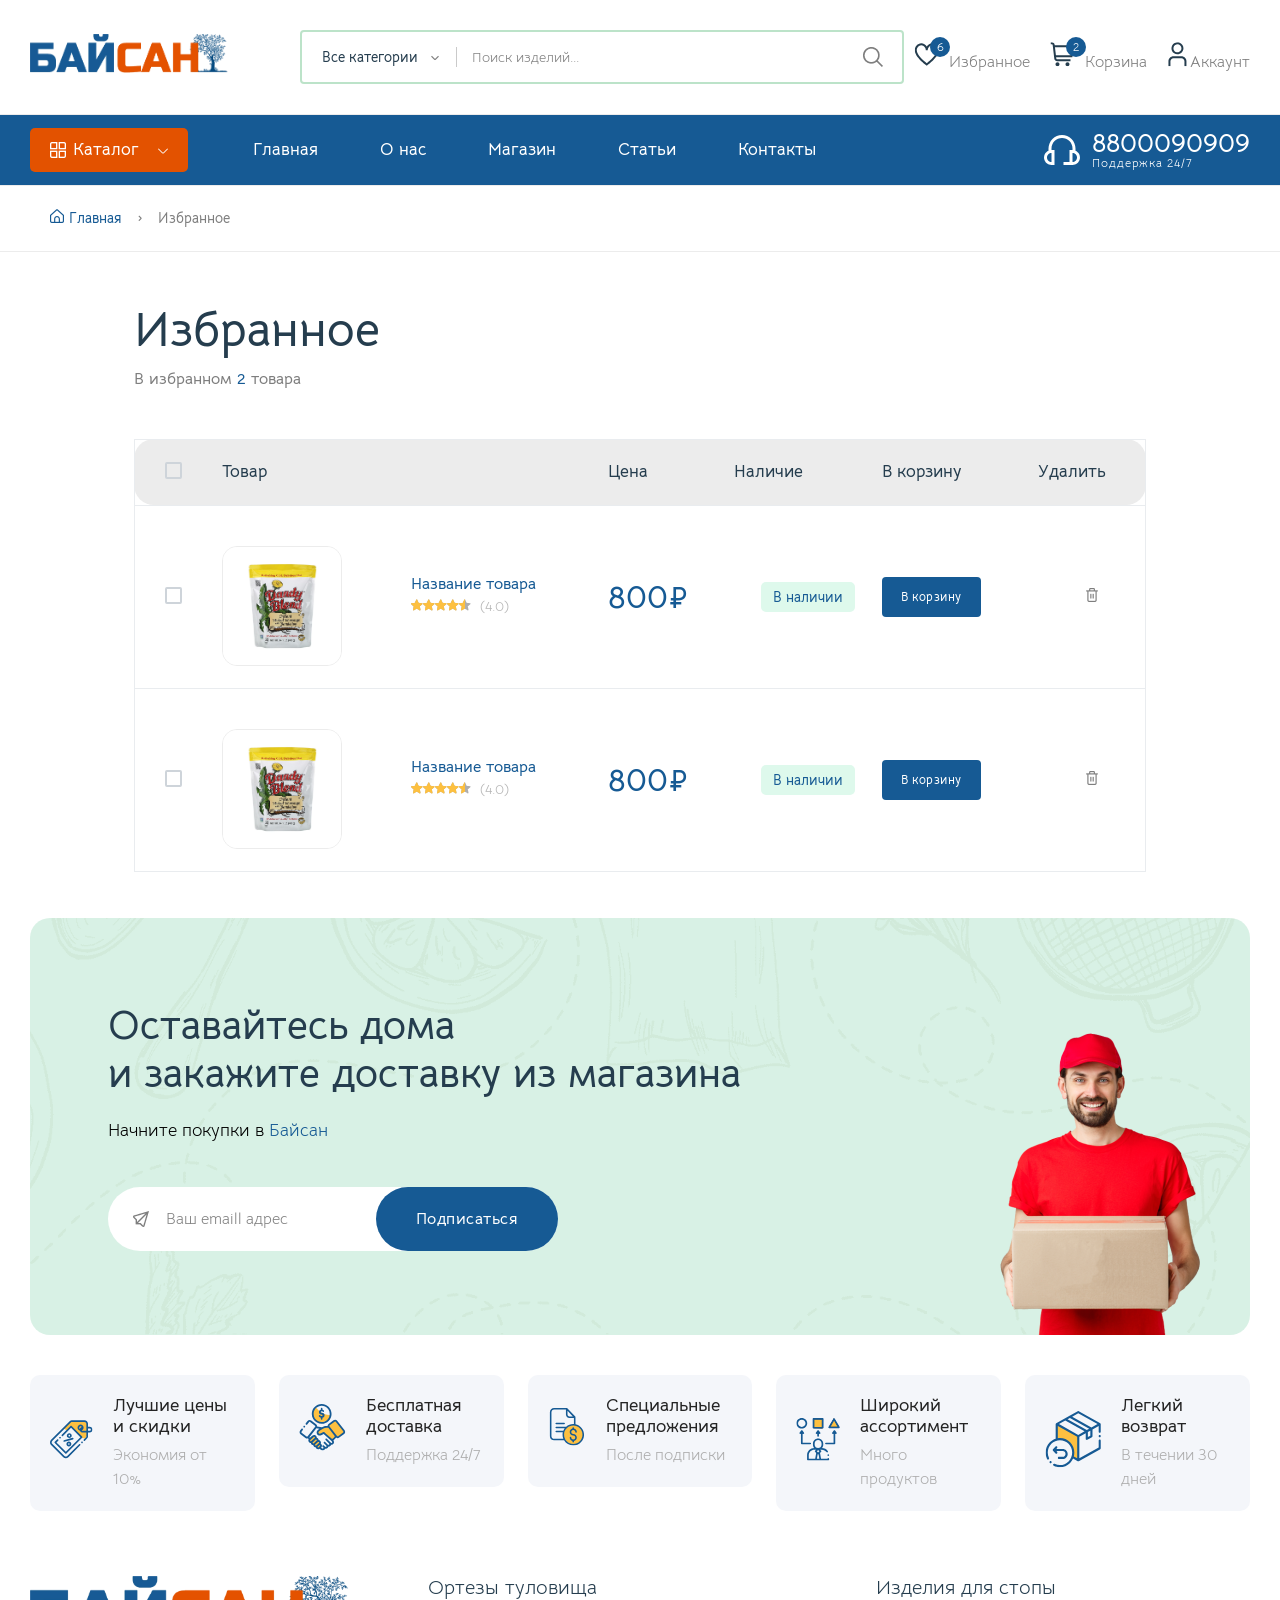
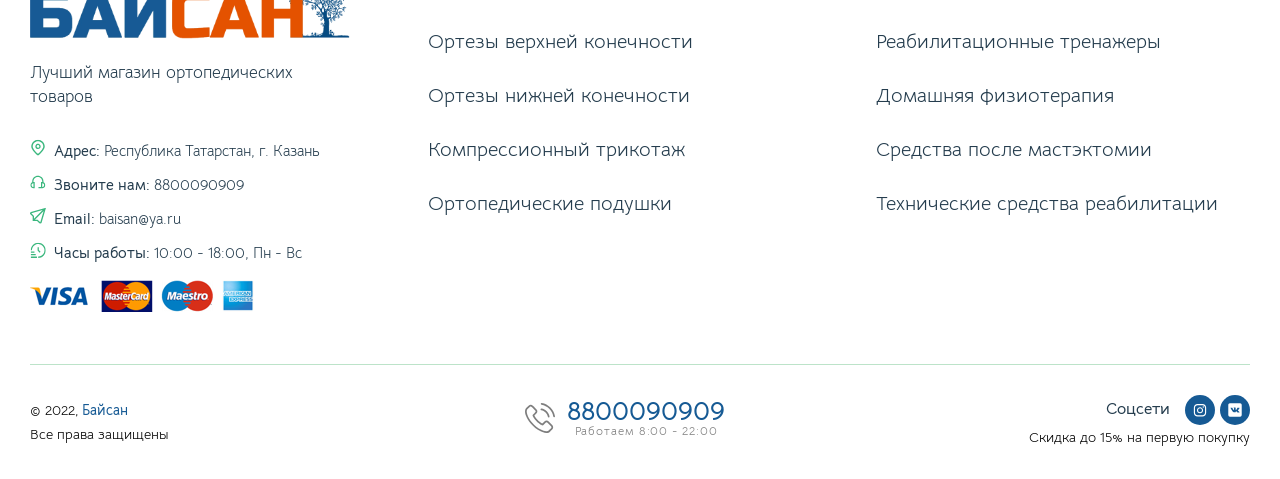
<file: shop-wishlist.html>
﻿<!DOCTYPE html>
<html class="no-js" lang="en">

<head>
    <meta charset="utf-8" />
    <title>Байсан</title>
    <meta http-equiv="x-ua-compatible" content="ie=edge" />
    <meta name="description" content="" />
    <meta name="viewport" content="width=device-width, initial-scale=1" />
    <meta property="og:title" content="" />
    <meta property="og:type" content="" />
    <meta property="og:url" content="" />
    <meta property="og:image" content="" />
    <!-- Favicon -->
    <link rel="shortcut icon" type="image/x-icon" href="assets/imgs/categories-icons/icon_techno.png" />
    <!-- Template CSS -->
    <link rel="stylesheet" href="assets/css/main.css?v=5.6" />
</head>

<body>
    <header class="header-area header-style-1 header-style-5 header-height-2">
        <div class="mobile-promotion">
            <span>Скоро открытие, <strong>скидки до 15%</strong> на все. Только <strong>3 дня</strong> !</span>
        </div>
        <div class="header-middle header-middle-ptb-1 d-none d-lg-block">
            <div class="container">
                <div class="header-wrap">
                    <div class="logo logo-width-1">
                        <a href="index.html"><img src="assets/imgs/logo-new.webp" alt="logo" /></a>
                    </div>
                    <div class="header-right">
                        <div class="search-style-2">
                            <form action="#">
                                <select class="select-active">
                                    <option>Все категории</option>
                                    <option>Ортезы</option>
                                    <option>Изделия для стопы</option>
                                    <option>Реабилитационные тренажеры</option>
                                    <option>Средства после мастэктомии</option>
                                    <option>Домашняя физиотерапия</option>
                                    <option>Компрессионный трикотаж</option>
                                    <option>Ортопедические подушки</option>
                                    <option>Технические средства реабилитации</option>
                                </select>
                                <input type="text" placeholder="Поиск изделий..." />
                            </form>
                        </div>
                        <div class="header-action-right">
                            <div class="header-action-2">
                                <div class="search-location">
                                    <form action="#">
                                        <select class="select-active">
                                            <option>Ваш город</option>
                                            <option>Москва</option>
                                            <option>Казань</option>
                                            <option>Санкт-Петербург</option>
                                            <option>Екатеринбург</option>
                                            <option>Саратов</option>
                                            <option>Нижний Новгород</option>
                                            <option>Воронеж</option>
                                            <option>Сочи</option>
                                            <option>Краснодар</option>
                                        </select>
                                    </form>
                                </div>
                                <div class="header-action-icon-2">
                                    <a href="shop-wishlist.html">
                                        <img class="svgInject" alt="Nest" src="assets/imgs/theme/icons/icon-heart.svg" />
                                        <span class="pro-count blue">6</span>
                                    </a>
                                    <a href="shop-wishlist.html"><span class="lable">Избранное</span></a>
                                </div>
                                <div class="header-action-icon-2">
                                    <a class="mini-cart-icon" href="shop-cart.html">
                                        <img alt="Nest" src="assets/imgs/theme/icons/icon-cart.svg" />
                                        <span class="pro-count blue">2</span>
                                    </a>
                                    <a href="shop-cart.html"><span class="lable">Корзина</span></a>
                                    <div class="cart-dropdown-wrap cart-dropdown-hm2">
                                        <ul>
                                            <li>
                                                <div class="shopping-cart-img">
                                                    <a href="shop-product-full.html"><img alt="Nest"
                                                            src="assets/imgs/shop/thumbnail-3.jpg" /></a>
                                                </div>
                                                <div class="shopping-cart-title">
                                                    <h4><a href="shop-product-full.html">Изделие</a></h4>
                                                    <h4><span>1 × </span>800.00</h4>
                                                </div>
                                                <div class="shopping-cart-delete">
                                                    <a href="#"><i class="fi-rs-cross-small"></i></a>
                                                </div>
                                            </li>
                                            <li>
                                                <div class="shopping-cart-img">
                                                    <a href="shop-product-full.html"><img alt="Nest"
                                                            src="assets/imgs/shop/thumbnail-2.jpg" /></a>
                                                </div>
                                                <div class="shopping-cart-title">
                                                    <h4><a href="shop-product-full.html">Изделие</a></h4>
                                                    <h4><span>1 × </span>3200.00</h4>
                                                </div>
                                                <div class="shopping-cart-delete">
                                                    <a href="#"><i class="fi-rs-cross-small"></i></a>
                                                </div>
                                            </li>
                                        </ul>
                                        <div class="shopping-cart-footer">
                                            <div class="shopping-cart-total">
                                                <h4>Итог <span>4000.00</span></h4>
                                            </div>
                                            <div class="shopping-cart-button">
                                                <a href="shop-cart.html" class="outline">В корзину</a>
                                                <a href="shop-checkout.html">Купитть</a>
                                            </div>
                                        </div>
                                    </div>
                                </div>
                                <div class="header-action-icon-2">
                                    <a href="page-account.html">
                                        <img class="svgInject" alt="Nest" src="assets/imgs/theme/icons/icon-user.svg" />
                                    </a>
                                    <a href="page-account.html"><span class="lable ml-0">Аккаунт</span></a>
                                    <div class="cart-dropdown-wrap cart-dropdown-hm2 account-dropdown">
                                        <ul>
                                            <li>
                                                <a href="page-account.html"><i class="fi fi-rs-user mr-10"></i>Мой
                                                    аккаунт</a>
                                            </li>
                                            <li>
                                                <a href="shop-wishlist.html"><i class="fi fi-rs-heart mr-10"></i>Избранное</a>
                                            </li>
                                            <li>
                                                <a href="page-account.html"><i
                                                        class="fi fi-rs-settings-sliders mr-10"></i>Настройки</a>
                                            </li>
                                            <li>
                                                <a href="page-login.html"><i class="fi fi-rs-sign-out mr-10"></i>Выйти</a>
                                            </li>
                                        </ul>
                                    </div>
                                </div>
                            </div>
                        </div>
                    </div>
                </div>
            </div>
        </div>
        <div class="header-bottom header-bottom-bg-color sticky-bar">
            <div class="container">
                <div class="header-wrap header-space-between position-relative">
                    <div class="logo logo-width-1 d-block d-lg-none">
                        <a href="index.html"><img src="assets/imgs/logo-new.webp" alt="logo" /></a>
                    </div>
                    <div class="header-nav d-none d-lg-flex">
                        <div class="main-categori-wrap d-none d-lg-block">
                            <a class="categories-button-active" href="#">
                                <span class="fi-rs-apps"></span> <span class="et">Каталог</span>
                                <i class="fi-rs-angle-down"></i>
                            </a>
                            <div class="categories-dropdown-wrap categories-dropdown-active-large font-heading" id="catalog_container">
                                <div class="catalog">
                                    <div class="menu_box">
                                        <a class="category_name" href="shop-grid-left.html"> <img src="assets/imgs/categories-icons/icon_niz.png"
                                                alt="" />Ортезы нижней конечности</a>
                                        <a class="category_list" href="shop-grid-left.html">Ортез на всю ногу</a>
                                        <a class="category_list" href="shop-grid-left.html">Ортез на тазобедренный сустав</a>
                                        <a class="category_list" href="shop-grid-left.html">Ортез на бедро</a>
                                        <a class="category_list" href="shop-grid-left.html">Ортез на коленный сустав</a>
                                        <a class="category_list" href="shop-grid-left.html">Ортез на галеностопный сустав</a>
                                        <a class="category_list" href="shop-grid-left.html">Ортез на голень</a>
                                        <a class="category_list" href="shop-grid-left.html">Ортез стопы</a>
                                    </div>
                                    <div class="menu_box">
                                        <a class="category_name" href="shop-grid-left.html"> <img src="assets/imgs/categories-icons/icon_verh.png"
                                                alt="" />Ортезы верхней конечности</a>
                            
                                        <a class="category_list" href="shop-grid-left.html">Ортез на всю руку</a>
                                        <a class="category_list" href="shop-grid-left.html">Ортез на плечевой сустав</a>
                                        <a class="category_list" href="shop-grid-left.html">Ортез на локтевой сустав</a>
                                        <a class="category_list" href="shop-grid-left.html">Ортез лучезапястный сустав</a>
                                        <a class="category_list" href="shop-grid-left.html">Ортез на кисть</a>
                                        <a class="category_list" href="shop-grid-left.html">Ортез на пальцы</a>
                                    </div>
                                    <div class="menu_box">
                                        <a class="category_name" href="shop-grid-left.html"> <img src="assets/imgs/categories-icons/icon_ortez.png"
                                                alt="" />Ортезы туловища</a>
                                        <a class="category_list" href="shop-grid-left.html">Ортез на шейный отдел</a>
                                        <a class="category_list" href="shop-grid-left.html">Ортопедический реклинатор</a>
                                        <a class="category_list" href="shop-grid-left.html">Ортопедический корсет</a>
                                        <a class="category_list" href="shop-grid-left.html">Гиперэкстензионный корсет</a>
                                        <a class="category_list" href="shop-grid-left.html">Бандаж грудной</a>
                                        <a class="category_list" href="shop-grid-left.html">Грудопоясничный корсет</a>
                                        <a class="category_list" href="shop-grid-left.html">Пояснично-крестцовый корсет</a>
                                        <a class="category_list" href="shop-grid-left.html">Пояс для беременных</a>
                                        <a class="category_list" href="shop-grid-left.html">Бандаж грыжевой</a>
                                        <a class="category_list" href="shop-grid-left.html">Бандаж паховый</a>
                                        <a class="category_list" href="shop-grid-left.html">Бандаж на брюшную стенку</a>
                            
                                    </div>
                                    <div class="menu_box">
                                        <a class="category_name" href="shop-grid-left.html"> <img
                                                src="assets/imgs/categories-icons/icon_tricotaz.png" alt="" />Компрессионный трикотаж</a>
                                        <a class="category_list" href="shop-grid-left.html">Чулки</a>
                                        <a class="category_list_level2" href="shop-grid-left.html">Чулки компрессионные
                                            кругловязаные до бедра
                                        </a>
                                        <a class="category_list_level2" href="shop-grid-left.html">Чулки компрессионные кругловязаные до колена</a>
                                        <a class="category_list" href="shop-grid-left.html">Рукава</a>
                                        <a class="category_list_level2" href="shop-grid-left.html">Рукава компрессионные кругловязаные</a>
                                        <a class="category_list" href="shop-grid-left.html">Бандажи</a>
                                        <a class="category_list_level2" href="shop-grid-left.html">Для фиксации голеностопного сустава</a>
                                        <a class="category_list_level2" href="shop-grid-left.html">Для фиксации коленного сустава</a>
                                        <a class="category_list_level2" href="shop-grid-left.html">Для фиксации локтевого сустава</a>
                            
                                    </div>
                                    <div class="menu_box">
                                        <a class="category_name" href="shop-grid-left.html"> <img src="assets/imgs/categories-icons/icon_stopa.png"
                                                alt="" />Изделия для стопы</a>
                                        <a class="category_list" href="shop-grid-left.html">Индивидуальные стельки</a>
                                        <a class="category_list" href="shop-grid-left.html">Ортопедические стельки</a>
                                        <a class="category_list" href="shop-grid-left.html">Подпяточники и пелоты</a>
                                        <a class="category_list" href="shop-grid-left.html">Корректоры</a>
                            
                                    </div>
                                    <div class="menu_box">
                                        <a class="category_name" href="shop-grid-left.html"> <img
                                                src="assets/imgs/categories-icons/icon_reabilitaziya.png" alt="" />Реабилитационные тренажеры</a>
                                        <a class="category_list" href="shop-grid-left.html">Моторика рук</a>
                                        <a class="category_list" href="shop-grid-left.html">Моторика ног</a>
                            
                                    </div>
                                    <div class="menu_box">
                                        <a class="category_name" href="shop-grid-left.html"> <img
                                                src="assets/imgs/categories-icons/icon_mastectomiya.png" alt="" />Средства после мастэктомии </a>
                                        <a class="category_list" href="shop-grid-left.html">Бандажи после мастэктомии</a>
                                        <a class="category_list" href="shop-grid-left.html">Лифы для протезирования молочной железы</a>
                                        <a class="category_list" href="shop-grid-left.html">Вкладыши для груди</a>
                            
                                    </div>
                                    <div class="menu_box">
                                        <a class="category_name" href="shop-grid-left.html"> <img
                                                src="assets/imgs/categories-icons/icon_phisiotherap.png" alt="" />Домашняя физиотерапия</a>
                                        <a class="category_list" href="shop-grid-left.html">Медтехника для дома</a>
                                        <a class="category_list" href="shop-grid-left.html">Массажеры</a>
                                        <a class="category_list" href="shop-grid-left.html">Массажные коврики</a>
                            
                                    </div>
                            
                                    <div class="menu_box">
                                        <a class="category_name" href="shop-grid-left.html"> <img
                                                src="assets/imgs/categories-icons/icon_podushka.png" alt="" />Ортопедические подушки</a>
                                        <a class="category_list" href="shop-grid-left.html">Для сидения</a>
                                        <a class="category_list" href="shop-grid-left.html">Для сна</a>
                                        <a class="category_list" href="shop-grid-left.html">Для беременных</a>
                                        <a class="category_list" href="shop-grid-left.html">Для кормления</a>
                                        <a class="category_list" href="shop-grid-left.html">Дорожные</a>
                                    </div>
                                    <div class="menu_box">
                                        <a class="category_name" href="shop-grid-left.html"> <img
                                                src="assets/imgs/categories-icons/icon_reabilitaziya.png" alt="" />Средства реабилитации</a>
                                        <a class="category_list" href="shop-grid-left.html">Трости</a>
                                        <a class="category_list" href="shop-grid-left.html">Ходунки</a>
                                        <a class="category_list" href="shop-grid-left.html">Костыли</a>
                                        <a class="category_list" href="shop-grid-left.html">Инвалидные кресла</a>
                                        <a class="category_list" href="shop-grid-left.html">Противопролежневые системы</a>
                                        <a class="category_list" href="shop-grid-left.html">Скандинавская ходьба</a>
                                    </div>
                                </div>
                            </div>
                        </div>
                        <div class="main-menu main-menu-padding-1 main-menu-lh-2 d-none d-lg-block font-heading">
                            <nav>
                                <ul>
                                    <li style="margin-left: 30px;">
                                        <a href="index.html">Главная</a>
                                    </li>
                                    <li style="margin-left: 30px;">
                                        <a href="page-about.html">О нас</a>
                                    </li>
                                    <li style="margin-left: 30px;">
                                        <a href="shop-grid-left.html">Магазин</a>
        
                                    </li>
        
                                    
                                    <li style="margin-left: 30px;">
                                        <a href="blog-category-big.html">Статьи</i></a>
                                    </li>
        
                                    <li style="margin-left: 30px;">
                                        <a href="page-contact.html">Контакты</a>
                                    </li>
                                </ul>
                            </nav>
                        </div>
                    </div>
                    <div class="hotline d-none d-lg-flex">
                        <img src="assets/imgs/theme/icons/icon-headphone-white.svg" alt="hotline" />
                        <a href="tel:8800090909">
                            <p>8800090909<span>Поддержка 24/7</span></p>
                        </a>
                    </div>
                    <div class="header-action-icon-2 d-block d-lg-none">
                        <div class="burger-icon burger-icon-white">
                            <span class="burger-icon-top"></span>
                            <span class="burger-icon-mid"></span>
                            <span class="burger-icon-bottom"></span>
                        </div>
                    </div>
                    <div class="header-action-right d-block d-lg-none">
                        <div class="header-action-2">
                            <div class="header-action-icon-2">
                                <a href="shop-wishlist.html">
                                    <img alt="Nest" src="assets/imgs/theme/icons/icon-heart.svg" />
                                    <span class="pro-count white">4</span>
                                </a>
                            </div>
                            <div class="header-action-icon-2">
                                <a class="mini-cart-icon" href="#">
                                    <img alt="Nest" src="assets/imgs/theme/icons/icon-cart.svg" />
                                    <span class="pro-count white">2</span>
                                </a>
                                <div class="cart-dropdown-wrap cart-dropdown-hm2">
                                    <ul>
                                        <li>
                                            <div class="shopping-cart-img">
                                                <a href="shop-product-full.html"><img alt="Nest"
                                                        src="assets/imgs/shop/thumbnail-3.jpg" /></a>
                                            </div>
                                            <div class="shopping-cart-title">
                                                <h4><a href="shop-product-full.html">Изделие</a></h4>
                                                <h3><span>1 × </span>800₽</h3>
                                            </div>
                                            <div class="shopping-cart-delete">
                                                <a href="#"><i class="fi-rs-cross-small"></i></a>
                                            </div>
                                        </li>
                                        <li>
                                            <div class="shopping-cart-img">
                                                <a href="shop-product-full.html"><img alt="Nest"
                                                        src="assets/imgs/shop/thumbnail-4.jpg" /></a>
                                            </div>
                                            <div class="shopping-cart-title">
                                                <h4><a href="shop-product-full.html">Другое изделие</a></h4>
                                                <h3><span>1 × </span>3500₽</h3>
                                            </div>
                                            <div class="shopping-cart-delete">
                                                <a href="#"><i class="fi-rs-cross-small"></i></a>
                                            </div>
                                        </li>
                                    </ul>
                                    <div class="shopping-cart-footer">
                                        <div class="shopping-cart-total">
                                            <h4>Всего <span>4300₽</span></h4>
                                        </div>
                                        <div class="shopping-cart-button">
                                            <a href="shop-cart.html">В корзину</a>
                                            <a href="shop-checkout.html">Оформить </a>
                                        </div>
                                    </div>
                                </div>
                            </div>
                        </div>
                    </div>
                </div>
            </div>
        </div>
    </header>
    <div class="mobile-header-active mobile-header-wrapper-style">
        <div class="mobile-header-wrapper-inner">
            <div class="mobile-header-top">
                <div class="mobile-header-logo">
                    <a href="index.html"><img src="assets/imgs/logo-new.webp" alt="logo" /></a>
                </div>
                <div class="mobile-menu-close close-style-wrap close-style-position-inherit">
                    <button class="close-style search-close">
                        <i class="icon-top"></i>
                        <i class="icon-bottom"></i>
                    </button>
                </div>
            </div>
            <div class="mobile-header-content-area">
                <div class="mobile-search search-style-3 mobile-header-border">
                    <form action="#">
                        <input type="text" placeholder="Поиск изделий…" />
                        <button type="submit"><i class="fi-rs-search"></i></button>
                    </form>
                </div>
                <div class="mobile-menu-wrap mobile-header-border">
                    <!-- mobile menu start -->
                    <nav>
                        <ul class="mobile-menu font-heading">
                            <li class="menu-item-has-children">
                                <a href="index.html">Главная</a>
                            </li>
                            <li class="menu-item-has-children">
                                <a href="shop-grid-left.html">Каталог</a>
    
                            </li>
    
                            <li class="menu-item-has-children">
                                <a href="#">Меню</a>
                                <ul class="dropdown">
                                    <li class="menu-item-has-children">
                                        <a href="#">Ортезы нижней конечности</a>
                                        <ul class="dropdown">
                                            <li><a href="shop-product-full.html">Ортез на всю ногу</a></li>
                                            <li><a href="shop-product-full.html">Ортез на тазобедренный сустав</a></li>
                                            <li><a href="shop-product-full.html">Ортез на бедро</a></li>
                                            <li><a href="shop-product-full.html">Ортез на коленный сустав</a></li>
                                            <li><a href="shop-product-full.html">Ортез на галеностопный сустав</a></li>
                                            <li><a href="shop-product-full.html">Ортез на голень</a></li>
                                            <li><a href="shop-product-full.html">Ортез стопы</a></li>
                                        </ul>
                                    </li>
                                    <li class="menu-item-has-children">
                                        <a href="#">Ортезы верхней конечности</a>
                                        <ul class="dropdown">
                                            <li><a href="shop-product-full.html">Ортез на всю руку</a></li>
                                            <li><a href="shop-product-full.html">Ортез на плечевой сустав</a></li>
                                            <li><a href="shop-product-full.html">Ортез на локтевой сустав</a></li>
                                            <li><a href="shop-product-full.html">Ортез лучезапястный сустав</a></li>
                                            <li><a href="shop-product-full.html">Ортез на кисть</a></li>
                                            <li><a href="shop-product-full.html">Ортез на пальцы</a></li>
                                        </ul>
                                    </li>
                                    <li class="menu-item-has-children">
                                        <a href="#">Ортезы туловища</a>
                                        <ul class="dropdown">
                                            <li><a href="shop-product-full.html">Ортез на шейный отдел</a></li>
                                            <li><a href="shop-product-full.html">Ортопедический реклинатор</a></li>
                                            <li><a href="shop-product-full.html">Ортопедический корсет</a></li>
                                            <li><a href="shop-product-full.html">Гиперэкстензионный корсет</a></li>
                                            <li><a href="shop-product-full.html">Бандаж грудной</a></li>
                                            <li><a href="shop-product-full.html">Грудопоясничный корсет</a></li>
                                            <li><a href="shop-product-full.html">Пояснично-крестцовый корсет</a></li>
                                            <li><a href="shop-product-full.html">Пояс для беременных</a></li>
                                            <li><a href="shop-product-full.html">Бандаж грыжевой</a></li>
                                            <li><a href="shop-product-full.html">Бандаж паховый</a></li>
                                        </ul>
                                    </li>
                                    <li class="menu-item-has-children">
                                        <a href="#">Компрессионный трикотаж</a>
                                        <ul class="dropdown">
                                            <li><a href="shop-product-full.html">Чулки компрессионные
                                                    кругловязаные до бедра</a></li>
                                            <li><a href="shop-product-full.html">Чулки компрессионные кругловязаные до колена</a></li>
                                            <li><a href="shop-product-full.html">Рукава компрессионные кругловязаные</a></li>
                                            <li><a href="shop-product-full.html">Бандажи Для фиксации голеностопного сустава</a></li>
                                            <li><a href="shop-product-full.html">Бандажи Для фиксации коленного сустав</a></li>
                                            <li><a href="shop-product-full.html">Бандажи Для фиксации локтевого сустава</a></li>
                                
                                        </ul>
                                    </li>
                                    <li class="menu-item-has-children">
                                        <a href="#">Изделия для стопы</a>
                                        <ul class="dropdown">
                                            <li><a href="shop-product-full.html">Индивидуальные стельки</a></li>
                                            <li><a href="shop-product-full.html">Ортопедические стельки</a></li>
                                            <li><a href="shop-product-full.html">Подпяточники и пелоты</a></li>
                                            <li><a href="shop-product-full.html">Корректоры</a></li>
                                
                                        </ul>
                                    </li>
                                    <li class="menu-item-has-children">
                                        <a href="#">Реабилитационные тренажеры</a>
                                        <ul class="dropdown">
                                            <li><a href="shop-product-full.html">Моторика рук</a></li>
                                            <li><a href="shop-product-full.html">Моторика ног</a></li>
                                
                                        </ul>
                                    </li>
                                    <li class="menu-item-has-children">
                                        <a href="#">Средства после мастэктомии</a>
                                        <ul class="dropdown">
                                            <li><a href="shop-product-full.html">Бандажи после мастэктомии</a></li>
                                            <li><a href="shop-product-full.html">Лифы для протезирования молочной железы</a></li>
                                            <li><a href="shop-product-full.html">Вкладыши для груди</a></li>
                                
                                        </ul>
                                    </li>
                                    <li class="menu-item-has-children">
                                        <a href="#">Домашняя физиотерапия</a>
                                        <ul class="dropdown">
                                            <li><a href="shop-product-full.html">Медтехника для дома</a></li>
                                            <li><a href="shop-product-full.html">Массажеры</a></li>
                                            <li><a href="shop-product-full.html">Массажные коврики</a></li>
                                
                                        </ul>
                                    </li>
                                    <li class="menu-item-has-children">
                                        <a href="#">Ортопедические подушки</a>
                                        <ul class="dropdown">
                                            <li><a href="shop-product-full.html">Для сидения</a></li>
                                            <li><a href="shop-product-full.html">Для сна</a></li>
                                            <li><a href="shop-product-full.html">Для беременных</a></li>
                                            <li><a href="shop-product-full.html">Для кормления</a></li>
                                            <li><a href="shop-product-full.html">Дорожные</a></li>
                                
                                        </ul>
                                    </li>
                                    <li class="menu-item-has-children">
                                        <a href="#">Средства реабилитации</a>
                                        <ul class="dropdown">
                                            <li><a href="shop-product-full.html">Трости</a></li>
                                            <li><a href="shop-product-full.html">Ходунки</a></li>
                                            <li><a href="shop-product-full.html">Костылих</a></li>
                                            <li><a href="shop-product-full.html">Инвалидные кресла</a></li>
                                            <li><a href="shop-product-full.html">Скандинавская ходьба</a></li>
                                
                                        </ul>
                                    </li>
                                </ul>
                            </li>
                            <li class="menu-item-has-children">
                                <a href="page-about.html">О нас</a>
                            
                            </li>
                            <li class="menu-item-has-children">
                                <a href="blog-category-big.html">Статьи</a>
    
                            </li>
    
                        </ul>
                    </nav>
                    <!-- mobile menu end -->
                </div>
                <div class="mobile-header-info-wrap">
                    <div class="single-mobile-header-info">
                        <a href="page-contact.html"><i class="fi-rs-marker"></i>Контакты</a>
                    </div>
                    <div class="single-mobile-header-info">
                        <a href="page-login.html"><i class="fi-rs-user"></i>Войти / Зарегистрироваться </a>
                    </div>
                    <div class="single-mobile-header-info">
                        <a href="tel:8800090909"><i class="fi-rs-headphones"></i>8800090909 </a>
                    </div>
                </div>
                <div class="mobile-social-icon mb-50">
                    <h6 class="mb-15">Соцсети</h6>
                    <a href="#"><img src="assets/imgs/theme/icons/icon-facebook-white.svg" alt="" /></a>
                    <a href="#"><img src="assets/imgs/theme/icons/icon-twitter-white.svg" alt="" /></a>
                    <a href="#"><img src="assets/imgs/theme/icons/icon-instagram-white.svg" alt="" /></a>
                    <a href="#"><img src="assets/imgs/theme/icons/icon-vk.svg" alt="" /></a>
    
                </div>
                <div class="site-copyright">Copyright 2022</div>
            </div>
        </div>
    </div>
    <!--End header-->
    <main class="main">
        <div class="page-header breadcrumb-wrap">
            <div class="container">
                <div class="breadcrumb">
                    <a href="index.html" rel="nofollow"><i class="fi-rs-home mr-5"></i>Главная</a>
                    <span></span> Избранное
                </div>
            </div>
        </div>
        <div class="container mb-30 mt-50">
            <div class="row">
                <div class="col-xl-10 col-lg-12 m-auto">
                    <div class="mb-50">
                        <h1 class="heading-2 mb-10">Избранное</h1>
                        <h6 class="text-body">В избранном <span class="text-brand">2</span> товара</h6>
                    </div>
                    <div class="table-responsive shopping-summery">
                        <table class="table table-wishlist">
                            <thead>
                                <tr class="main-heading">
                                    <th class="custome-checkbox start pl-30">
                                        <input class="form-check-input" type="checkbox" name="checkbox" id="exampleCheckbox11" value="" />
                                        <label class="form-check-label" for="exampleCheckbox11"></label>
                                    </th>
                                    <th scope="col" colspan="2">Товар</th>
                                    <th scope="col">Цена</th>
                                    <th scope="col">Наличие</th>
                                    <th scope="col">В корзину</th>
                                    <th scope="col" class="end">Удалить</th>
                                </tr>
                            </thead>
                            <tbody>
                                <tr class="pt-30">
                                    <td class="custome-checkbox pl-30">
                                        <input class="form-check-input" type="checkbox" name="checkbox" id="exampleCheckbox1" value="" />
                                        <label class="form-check-label" for="exampleCheckbox1"></label>
                                    </td>
                                    <td class="image product-thumbnail pt-40"><img src="assets/imgs/shop/product-1-1.jpg" alt="#" /></td>
                                    <td class="product-des product-name">
                                        <h6><a class="product-name mb-10" href="shop-product-right.html">Название товара</a></h6>
                                        <div class="product-rate-cover">
                                            <div class="product-rate d-inline-block">
                                                <div class="product-rating" style="width: 90%"></div>
                                            </div>
                                            <span class="font-small ml-5 text-muted"> (4.0)</span>
                                        </div>
                                    </td>
                                    <td class="price" data-title="Цена">
                                        <h3 class="text-brand">800₽</h3>
                                    </td>
                                    <td class="text-center detail-info" data-title="Наличие">
                                        <span class="stock-status in-stock mb-0"> В наличии </span>
                                    </td>
                                    <td class="text-right" data-title="Корзина">
                                        <button class="btn btn-sm">В корзину</button>
                                    </td>
                                    <td class="action text-center" data-title="Удалить">
                                        <a href="#" class="text-body"><i class="fi-rs-trash"></i></a>
                                    </td>
                                </tr>
                                <tr class="pt-30">
                                    <td class="custome-checkbox pl-30">
                                        <input class="form-check-input" type="checkbox" name="checkbox" id="exampleCheckbox1" value="" />
                                        <label class="form-check-label" for="exampleCheckbox1"></label>
                                    </td>
                                    <td class="image product-thumbnail pt-40"><img src="assets/imgs/shop/product-1-1.jpg" alt="#" /></td>
                                    <td class="product-des product-name">
                                        <h6><a class="product-name mb-10" href="shop-product-right.html">Название товара</a></h6>
                                        <div class="product-rate-cover">
                                            <div class="product-rate d-inline-block">
                                                <div class="product-rating" style="width: 90%"></div>
                                            </div>
                                            <span class="font-small ml-5 text-muted"> (4.0)</span>
                                        </div>
                                    </td>
                                    <td class="price" data-title="Цена">
                                        <h3 class="text-brand">800₽</h3>
                                    </td>
                                    <td class="text-center detail-info" data-title="Наличие">
                                        <span class="stock-status in-stock mb-0"> В наличии </span>
                                    </td>
                                    <td class="text-right" data-title="Корзина">
                                        <button class="btn btn-sm">В корзину</button>
                                    </td>
                                    <td class="action text-center" data-title="Удалить">
                                        <a href="#" class="text-body"><i class="fi-rs-trash"></i></a>
                                    </td>
                                </tr>
                                
                            </tbody>
                        </table>
                    </div>
                </div>
            </div>
        </div>
    </main>
    <footer class="main">
        <section class="newsletter mb-15 wow animate__animated animate__fadeIn">
            <div class="container">
                <div class="row">
                    <div class="col-lg-12">
                        <div class="position-relative newsletter-inner">
                            <div class="newsletter-content">
                                <h2 class="mb-20">
                                    Оставайтесь дома <br />
                                    и закажите доставку из магазина
                                </h2>
                                <p class="mb-45">Начните покупки в <span class="text-brand">Байсан</span></p>
                                <form class="form-subcriber d-flex">
                                    <input type="email" placeholder="Ваш emaill адрес" />
                                    <button class="btn" type="submit">Подписаться</button>
                                </form>
                            </div>
                            <img src="assets/imgs/banner/banner_2.png" alt="newsletter" />
                        </div>
                    </div>
                </div>
            </div>
        </section>
        <section class="featured section-padding">
            <div class="container">
                <div class="row">
                    <div class="col-lg-1-5 col-md-4 col-12 col-sm-6 mb-md-4 mb-xl-0">
                        <div class="banner-left-icon d-flex align-items-center wow animate__animated animate__fadeInUp"
                            data-wow-delay="0">
                            <div class="banner-icon">
                                <img src="assets/imgs/theme/icons/icon-1.svg" alt="" />
                            </div>
                            <div class="banner-text">
                                <h3 class="icon-box-title">Лучшие цены и скидки</h3>
                                <p>Экономия от 10%</p>
                            </div>
                        </div>
                    </div>
                    <div class="col-lg-1-5 col-md-4 col-12 col-sm-6">
                        <div class="banner-left-icon d-flex align-items-center wow animate__animated animate__fadeInUp"
                            data-wow-delay=".1s">
                            <div class="banner-icon">
                                <img src="assets/imgs/theme/icons/icon-2.svg" alt="" />
                            </div>
                            <div class="banner-text">
                                <h3 class="icon-box-title">Бесплатная доставка</h3>
                                <p>Поддержка 24/7</p>
                            </div>
                        </div>
                    </div>
                    <div class="col-lg-1-5 col-md-4 col-12 col-sm-6">
                        <div class="banner-left-icon d-flex align-items-center wow animate__animated animate__fadeInUp"
                            data-wow-delay=".2s">
                            <div class="banner-icon">
                                <img src="assets/imgs/theme/icons/icon-3.svg" alt="" />
                            </div>
                            <div class="banner-text">
                                <h3 class="icon-box-title">Специальные предложения</h3>
                                <p>После подписки</p>
                            </div>
                        </div>
                    </div>
                    <div class="col-lg-1-5 col-md-4 col-12 col-sm-6">
                        <div class="banner-left-icon d-flex align-items-center wow animate__animated animate__fadeInUp"
                            data-wow-delay=".3s">
                            <div class="banner-icon">
                                <img src="assets/imgs/theme/icons/icon-4.svg" alt="" />
                            </div>
                            <div class="banner-text">
                                <h3 class="icon-box-title">Широкий ассортимент</h3>
                                <p>Много продуктов</p>
                            </div>
                        </div>
                    </div>
                    <div class="col-lg-1-5 col-md-4 col-12 col-sm-6">
                        <div class="banner-left-icon d-flex align-items-center wow animate__animated animate__fadeInUp"
                            data-wow-delay=".4s">
                            <div class="banner-icon">
                                <img src="assets/imgs/theme/icons/icon-5.svg" alt="" />
                            </div>
                            <div class="banner-text">
                                <h3 class="icon-box-title">Легкий возврат</h3>
                                <p>В течении 30 дней</p>
                            </div>
                        </div>
                    </div>
                    <div class="col-lg-1-5 col-md-4 col-12 col-sm-6 d-xl-none">
                        <div class="banner-left-icon d-flex align-items-center wow animate__animated animate__fadeInUp"
                            data-wow-delay=".5s">
                            <div class="banner-icon">
                                <img src="assets/imgs/theme/icons/icon-6.svg" alt="" />
                            </div>
                            <div class="banner-text">
                                <h3 class="icon-box-title">Безопасная доставка</h3>
                                <p>В течении 30 дней</p>
                            </div>
                        </div>
                    </div>
                </div>
            </div>
        </section>
        <section class="section-padding footer-mid">
            <div class="container pt-15 pb-20">
                <div class="row">
                    <div class="col">
                        <div style="margin-right: 50px;"
                            class="widget-about font-md mb-md-3 mb-lg-3 mb-xl-0 wow animate__animated animate__fadeInUp"
                            data-wow-delay="0">
                            <div class="logo mb-30">
                                <a href="index.html" class="mb-15"><img src="assets/imgs/baisan-logo.webp" alt="logo" /></a>
                                <p class="font-lg text-heading">Лучший магазин ортопедических товаров</p>
                            </div>
                            <ul class="contact-infor">
                                <li><img src="assets/imgs/theme/icons/icon-location.svg" alt="" /><strong>Адрес:
                                    </strong> <span>Республика Татарстан, г. Казань</span>
                                </li>
                                <li><img src="assets/imgs/theme/icons/icon-contact.svg" alt="" /><strong>Звоните нам:
                                    </strong><span>8800090909</span></li>
                                <li><img src="assets/imgs/theme/icons/icon-email-2.svg" alt="" /><strong>Email:
                                    </strong><span>baisan@ya.ru</span></li>
                                <li><img src="assets/imgs/theme/icons/icon-clock.svg" alt="" /><strong>Часы работы:
                                    </strong><span>10:00 - 18:00, Пн - Вс</span></li>
                            </ul>
                            <img class="mt-15" src="assets/imgs/theme/payment-method.png" alt="" />
                        </div>
                    </div>
                    <div class="footer-link-widget col wow animate__animated animate__fadeInUp" data-wow-delay=".2s">
                        <ul class="footer-list mb-sm-5 mb-md-0">
                            <li><a href="shop-grid-left.html">Ортезы туловища</a></li>
                            <li><a href="shop-grid-left.html">Ортезы верхней конечности</a></li>
                            <li><a href="shop-grid-left.html">Ортезы нижней конечности</a></li>
                
                            <li><a href="shop-grid-left.html">Компрессионный трикотаж</a></li>
                            <li><a href="shop-grid-left.html">Ортопедические подушки</a></li>
                        </ul>
                    </div>
                
                    <div class="footer-link-widget col wow animate__animated animate__fadeInUp" data-wow-delay=".4s">
                
                        <ul class="footer-list mb-sm-5 mb-md-0">
                            <li><a href="shop-grid-left.html">Изделия для стопы</a></li>
                            <li><a href="shop-grid-left.html">Реабилитационные тренажеры</a></li>
                            <li><a href="shop-grid-left.html">Домашняя физиотерапия</a></li>
                            <li><a href="shop-grid-left.html">Средства после мастэктомии</a></li>
                            <li><a href="shop-grid-left.html">Технические средства реабилитации</a></li>
                        </ul>
                    </div>
                
                </div>
        </section>
        <div class="container pb-30 wow animate__animated animate__fadeInUp" data-wow-delay="0">
            <div class="row align-items-center">
                <div class="col-12 mb-30">
                    <div class="footer-bottom"></div>
                </div>
                <div class="col-xl-4 col-lg-6 col-md-6">
                    <p class="font-sm mb-0">&copy; 2022, <strong class="text-brand">Байсан</strong><br />Все права
                        защищены</p>
                </div>
                <div class="col-xl-4 col-lg-6 text-center d-none d-xl-block">
                    <div class="hotline d-lg-inline-flex mr-30">
                        <img src="assets/imgs/theme/icons/phone-call.svg" alt="hotline" />
                        <a href="tel:8800090909">
                            <p>8800090909<span>Работаем 8:00 - 22:00</span></p>
                        </a>
                    </div>
    
                </div>
                <div class="col-xl-4 col-lg-6 col-md-6 text-end d-none d-md-block">
                    <div class="mobile-social-icon">
                        <h6>Соцсети</h6>
    
                        <a href="#"><img src="assets/imgs/theme/icons/icon-instagram-white.svg" alt="" /></a>
                        <a href="#"><img src="assets/imgs/theme/icons/icon-vk.svg" alt="" /></a>
                    </div>
                    <p class="font-sm">Скидка до 15% на первую покупку</p>
                </div>
            </div>
        </div>
    </footer>
    <!-- Preloader Start -->
    <div id="preloader-active">
        <div class="preloader d-flex align-items-center justify-content-center">
            <div class="preloader-inner position-relative">
                <div class="text-center">
                    <img class="mb-15" width="220" src="assets/imgs/logo-new.webp" alt="logo" /> </br>
                    <img src="assets/imgs/807.gif" alt="" />
                </div>
            </div>
        </div>
    </div>
    <!-- Vendor JS-->
    <script src="assets/js/vendor/modernizr-3.6.0.min.js"></script>
    <script src="assets/js/vendor/jquery-3.6.0.min.js"></script>
    <script src="assets/js/vendor/jquery-migrate-3.3.0.min.js"></script>
    <script src="assets/js/vendor/bootstrap.bundle.min.js"></script>
    <script src="assets/js/plugins/slick.js"></script>
    <script src="assets/js/plugins/jquery.syotimer.min.js"></script>
    <script src="assets/js/plugins/wow.js"></script>
    <script src="assets/js/plugins/perfect-scrollbar.js"></script>
    <script src="assets/js/plugins/magnific-popup.js"></script>
    <script src="assets/js/plugins/select2.min.js"></script>
    <script src="assets/js/plugins/waypoints.js"></script>
    <script src="assets/js/plugins/counterup.js"></script>
    <script src="assets/js/plugins/jquery.countdown.min.js"></script>
    <script src="assets/js/plugins/images-loaded.js"></script>
    <script src="assets/js/plugins/isotope.js"></script>
    <script src="assets/js/plugins/scrollup.js"></script>
    <script src="assets/js/plugins/jquery.vticker-min.js"></script>
    <script src="assets/js/plugins/jquery.theia.sticky.js"></script>
    <script src="assets/js/plugins/jquery.elevatezoom.js"></script>
    <!-- Template  JS -->
    <script src="./assets/js/main.js?v=5.6"></script>
    <script src="./assets/js/shop.js?v=5.6"></script>
</body>

</html>
</file>
<file: assets/css/main.css>
/***
 Theme Name: Nest
 Description: Grocery, Super Market, eCommerce HTML Template
 Version: 5.6
 License: GNU General Public License v2 or later
 License URI: http://www.gnu.org/licenses/gpl-2.0.html
==============================
TABLE CONTENT
 Import Bunny Fonts
 Include Third Party CSS Library
 GENERAL
 HEADER
 Offcanvas Sidebar
 Search form
 Main header
 Mega menu
 Header layouts
 Page layouts
 Pagination
 Breadcrumb
 CATEGORY PAGES
 SINGLE POST
 Author box
 comment
 Post share social
 WP STYPE
 Custom amine
***/
@import url('https://fonts.googleapis.com/css2?family=Bellota+Text:ital,wght@0,300;0,400;0,700;1,300;1,400;1,700&display=swap');
/*import vendors*/
@import url(vendors/normalize.css);
@import url(vendors/bootstrap.min.css);
@import url(vendors/uicons-regular-straight.css);
/*import plugins*/
@import url(plugins/magnific-popup.css);
@import url(plugins/select2.min.css);
@import url(plugins/slick.css);
@import url(plugins/perfect-scrollbar.css);
/*RESET*/
html, body, div, span, applet, object, iframe,
h1, h2, h3, h4, h5, h6, p, blockquote, pre,
a, abbr, acronym, address, big, cite, code,
del, dfn, em, img, ins, kbd, q, s, samp,
small, strike, strong, sub, sup, tt, var,
b, u, i, center,
dl, dt, dd, ol, ul, li,
fieldset, form, label, legend,
table, caption, tbody, tfoot, thead, tr, th, td,
article, aside, canvas, details, embed,
figure, figcaption, footer, header, hgroup,
menu, nav, output, ruby, section, summary,
time, mark, audio, video {
  margin: 0;
  padding: 0;
  border: 0;
  font-size: 100%;
  font: inherit;
  vertical-align: baseline;
}

thead {
  font-weight: 600;
}

article, aside, details, figcaption, figure,
footer, header, hgroup, menu, nav, section {
  display: block;
}

body {
  line-height: 1;
}

ol, ul {
  list-style: none;
}

blockquote, q {
  quotes: none;
}

blockquote:before, blockquote:after,
q:before, q:after {
  content: '';
  content: none;
}

table {
  border-collapse: collapse;
  border-spacing: 0;
}

img {
  max-width: 100%;
}

*:focus,
select:focus,
.custom-select:focus,
button:focus,
textarea:focus,
textarea.form-control:focus,
input.form-control:focus,
input[type=text]:focus,
input[type=password]:focus,
input[type=email]:focus,
input[type=number]:focus,
[type=text].form-control:focus,
[type=password].form-control:focus,
[type=email].form-control:focus,
[type=tel].form-control:focus,
[contenteditable].form-control:focus {
  outline: none !important;
  -webkit-box-shadow: none;
          box-shadow: none;
}

input:focus::-moz-placeholder {
  opacity: 0;
  -webkit-transition: .4s;
  transition: .4s;
}

a {
  color: #165a94;
}

a:hover {
  color: #e35200;
}

li.hr span {
  width: 100%;
  height: 1px;
  background-color: #e4e4e4;
  margin: 20px 0;
  display: block;
}

/*--- Common Classes---------------------*/
::-moz-selection {
  background: #165a94;
  /* WebKit/Blink Browsers */
  color: #fff;
}
::selection {
  background: #165a94;
  /* WebKit/Blink Browsers */
  color: #fff;
}

::-moz-selection {
  background: #165a94;
  /* Gecko Browsers */
  color: #fff;
}

::-webkit-input-placeholder {
  color: #838383;
}

:-ms-input-placeholder {
  color: #838383;
}

::-ms-input-placeholder {
  color: #838383;
}

::placeholder {
  color: #838383;
}

.fix {
  overflow: hidden;
}

.hidden {
  display: none;
}

.clear {
  clear: both;
}

.section {
  float: left;
  width: 100%;
}

.f-right {
  float: right;
}

.capitalize {
  text-transform: capitalize;
}

.uppercase {
  text-transform: uppercase;
}

.bg-img {
  background-position: center center;
  background-size: cover;
}

.position-relative {
  position: relative;
}

.height-100vh {
  height: 100vh !important;
}

*:focus,
select:focus,
.custom-select:focus,
button:focus,
textarea:focus,
textarea.form-control:focus,
input.form-control:focus,
input[type=text]:focus,
input[type=password]:focus,
input[type=email]:focus,
input[type=number]:focus,
[type=text].form-control:focus,
[type=password].form-control:focus,
[type=email].form-control:focus,
[type=tel].form-control:focus,
[contenteditable].form-control:focus {
  outline: none !important;
  -webkit-box-shadow: none;
          box-shadow: none;
}

.bg-grey-9 {
  background-color: #f4f5f9;
}

.border-radius {
  border-radius: 4px;
}

.border-radius-5 {
  border-radius: 5px;
}

.border-radius-10 {
  border-radius: 10px;
}

.border-radius-15 {
  border-radius: 15px;
}

.border-radius-20 {
  border-radius: 20px;
}

.img-hover-scale img {
  -webkit-transition: -webkit-transform .5s;
  transition: -webkit-transform .5s;
  transition: transform .5s;
  transition: transform .5s, -webkit-transform .5s;
  transition: transform .5s,-webkit-transform .5s;
}

.img-hover-scale:hover img {
  -webkit-transform: scale(1.05);
  transform: scale(1.05);
  -webkit-transition: -webkit-transform .5s;
  transition: -webkit-transform .5s;
  transition: transform .5s;
  transition: transform .5s, -webkit-transform .5s;
  transition: transform .5s,-webkit-transform .5s;
}

.hover-up {
  -webkit-transition: all 0.25s cubic-bezier(0.02, 0.01, 0.47, 1);
  transition: all 0.25s cubic-bezier(0.02, 0.01, 0.47, 1);
}

.hover-up:hover {
  -webkit-transform: translateY(-5px);
          transform: translateY(-5px);
  -webkit-transition: all 0.25s cubic-bezier(0.02, 0.01, 0.47, 1);
  transition: all 0.25s cubic-bezier(0.02, 0.01, 0.47, 1);
}

.text-brand {
  color: #165a94 !important;
}

.text-brand-2 {
  color: #e35200 !important;
}

.text-primary {
  color: #5a97fa !important;
}

.text-warning {
  color: #ff9900 !important;
}

.text-danger {
  color: #FD6E6E !important;
}

.text-success {
  color: #81B13D !important;
}

.text-info {
  color: #2cc1d8 !important;
}

.text-grey-4 {
  color: #adadad !important;
}

.text-muted {
  color: #B6B6B6 !important;
}

.text-7 {
  color: #d77f7a !important;
}

.text-8 {
  color: #63a2c1 !important;
}

.text-white {
  color: #fff !important;
}

.text-grey-5, .text-grey-5 a, .text-hover-grey-5:hover {
  color: #a2a2a2 !important;
}

.bg-brand {
  background-color: #165a94 !important;
}

.bg-primary {
  background-color: #5a97fa !important;
}

.bg-warning {
  background-color: #ff9900 !important;
}

.bg-danger {
  background-color: #FD6E6E !important;
}

.bg-success {
  background-color: #81B13D !important;
}

.bg-info {
  background-color: #2cc1d8 !important;
}

.bg-grey-4 {
  background-color: #adadad !important;
}

.bg-1 {
  background-color: #fddde4 !important;
}

.bg-2 {
  background-color: #cdebbc !important;
}

.bg-3 {
  background-color: #d1e8f2 !important;
}

.bg-4 {
  background-color: #cdd4f8 !important;
}

.bg-5 {
  background-color: #f6dbf6 !important;
}

.bg-6 {
  background-color: #fff2e5 !important;
}

.bg-7 {
  background-color: #d77f7a !important;
}

.bg-8 {
  background-color: #63a2c1 !important;
}

.bg-9 {
  background-color: #F2FCE4 !important;
}

.bg-10 {
  background-color: #FFFCEB !important;
}

.bg-11 {
  background-color: #ECFFEC !important;
}

.bg-12 {
  background-color: #FEEFEA !important;
}

.bg-13 {
  background-color: #FFF3EB !important;
}

.bg-14 {
  background-color: #FFF3FF !important;
}

.bg-15 {
  background-color: #F2FCE4 !important;
}

.bg-grey-9 {
  background-color: #f4f5f9 !important;
}

.font-xs {
  font-size: 13px;
}

.div-center {
  position: absolute;
  left: 50%;
  -webkit-transform: translateX(-50%);
          transform: translateX(-50%);
}

.bg-grey-1 {
  background: #fafbfc;
}

.box-shadow-none {
  -webkit-box-shadow: none !important;
          box-shadow: none !important;
}

.flex-horizontal-center {
  display: -ms-flexbox;
  display: -webkit-box;
  display: flex;
  -ms-flex-align: center;
  -webkit-box-align: center;
          align-items: center;
}

.w-36px {
  max-width: 36px;
}

.border {
  border: 1px solid #ececec !important;
}

.box-shadow-outer-6 {
  -webkit-box-shadow: 20px 20px 54px rgba(0, 0, 0, 0.03);
  box-shadow: 20px 20px 54px rgba(0, 0, 0, 0.03);
}

.box-shadow-outer-6:hover {
  -webkit-box-shadow: 20px 20px 54px rgba(0, 0, 0, 0.05);
  box-shadow: 20px 20px 54px rgba(0, 0, 0, 0.05);
}

.box-shadow-outer-7 {
  -webkit-box-shadow: 0 0 11px 0 rgba(78, 42, 222, 0.03), 0 8px 16px 0 rgba(78, 42, 222, 0.08);
  box-shadow: 0 0 11px 0 rgba(78, 42, 222, 0.03), 0 8px 16px 0 rgba(78, 42, 222, 0.08);
}

.box-shadow-outer-7:hover {
  -webkit-box-shadow: 0 0 14px 0 rgba(78, 42, 222, 0.03), 0 8px 18px 0 rgba(78, 42, 222, 0.09);
  box-shadow: 0 0 14px 0 rgba(78, 42, 222, 0.03), 0 8px 18px 0 rgba(78, 42, 222, 0.09);
}

.box-shadow-outer-3, .box-hover-shadow-outer-3:hover {
  -webkit-box-shadow: 0 5px 16px 0 rgba(118, 126, 173, 0.09);
          box-shadow: 0 5px 16px 0 rgba(118, 126, 173, 0.09);
}

/*****************************
*********  BORDER  *****
******************************/
.border-1 {
  border-width: 1px !important;
}

.border-2 {
  border-width: 2px !important;
}

.border-3 {
  border-width: 3px !important;
}

.border-dotted {
  border-style: dotted !important;
}

.border-solid {
  border-style: solid !important;
}

.border-double {
  border-style: double !important;
}

.border-dashed {
  border-style: dashed !important;
}

.border-brand {
  border-color: #165a94 !important;
}

.border-muted {
  border-color: #f7f8f9;
}

.section-border {
  border-top: 1px solid #e6e9ec;
  border-bottom: 1px solid #e6e9ec;
}

.border-color-1 {
  border-color: #e0dede;
}

.list-insider li {
  list-style: inside;
}

a,
button,
img,
input,
span,
h4 {
  -webkit-transition: all .3s ease 0s;
  transition: all .3s ease 0s;
}

@-webkit-keyframes slideleft {
  10% {
    opacity: 0;
    -webkit-transform: scale(0);
            transform: scale(0);
    right: 0;
  }
  50% {
    opacity: 1;
    -webkit-transform: scale(1);
            transform: scale(1);
  }
  90% {
    opacity: 0;
    -webkit-transform: scale(0);
            transform: scale(0);
    right: 100%;
  }
}

@keyframes slideleft {
  10% {
    opacity: 0;
    -webkit-transform: scale(0);
            transform: scale(0);
    right: 0;
  }
  50% {
    opacity: 1;
    -webkit-transform: scale(1);
            transform: scale(1);
  }
  90% {
    opacity: 0;
    -webkit-transform: scale(0);
            transform: scale(0);
    right: 100%;
  }
}

[data-loader='spinner'] {
  width: 35px;
  height: 35px;
  display: inline-block;
  -webkit-animation: spinner 1.2s infinite ease-in-out;
  animation: spinner 1.2s infinite ease-in-out;
  background: url(../imgs/favicon.svg);
  -webkit-box-shadow: 0 0 10px #fff;
          box-shadow: 0 0 10px #fff;
}

@-webkit-keyframes spinner {
  0% {
    -webkit-transform: perspective(120px) rotateX(0) rotateY(0);
    transform: perspective(120px) rotateX(0) rotateY(0);
  }
  50% {
    -webkit-transform: perspective(120px) rotateX(-180deg) rotateY(0);
    transform: perspective(120px) rotateX(-180deg) rotateY(0);
  }
  100% {
    -webkit-transform: perspective(120px) rotateX(-180deg) rotateY(-180deg);
    transform: perspective(120px) rotateX(-180deg) rotateY(-180deg);
  }
}

@keyframes spinner {
  0% {
    -webkit-transform: perspective(120px) rotateX(0) rotateY(0);
    transform: perspective(120px) rotateX(0) rotateY(0);
  }
  50% {
    -webkit-transform: perspective(120px) rotateX(-180deg) rotateY(0);
    transform: perspective(120px) rotateX(-180deg) rotateY(0);
  }
  100% {
    -webkit-transform: perspective(120px) rotateX(-180deg) rotateY(-180deg);
    transform: perspective(120px) rotateX(-180deg) rotateY(-180deg);
  }
}

@-webkit-keyframes shadow-pulse {
  0% {
    -webkit-box-shadow: 0 0 0 0px rgba(239, 63, 72, 0.8);
            box-shadow: 0 0 0 0px rgba(239, 63, 72, 0.8);
  }
  100% {
    -webkit-box-shadow: 0 0 0 5px rgba(0, 0, 0, 0);
            box-shadow: 0 0 0 5px rgba(0, 0, 0, 0);
  }
}

@keyframes shadow-pulse {
  0% {
    -webkit-box-shadow: 0 0 0 0px rgba(239, 63, 72, 0.8);
            box-shadow: 0 0 0 0px rgba(239, 63, 72, 0.8);
  }
  100% {
    -webkit-box-shadow: 0 0 0 5px rgba(0, 0, 0, 0);
            box-shadow: 0 0 0 5px rgba(0, 0, 0, 0);
  }
}

@-webkit-keyframes shadow-pulse-big {
  0% {
    -webkit-box-shadow: 0 0 0 0px rgba(239, 63, 72, 0.1);
            box-shadow: 0 0 0 0px rgba(239, 63, 72, 0.1);
  }
  100% {
    -webkit-box-shadow: 0 0 0 20px rgba(0, 0, 0, 0);
            box-shadow: 0 0 0 20px rgba(0, 0, 0, 0);
  }
}

@keyframes shadow-pulse-big {
  0% {
    -webkit-box-shadow: 0 0 0 0px rgba(239, 63, 72, 0.1);
            box-shadow: 0 0 0 0px rgba(239, 63, 72, 0.1);
  }
  100% {
    -webkit-box-shadow: 0 0 0 20px rgba(0, 0, 0, 0);
            box-shadow: 0 0 0 20px rgba(0, 0, 0, 0);
  }
}

@-webkit-keyframes jump {
  0% {
    -webkit-transform: translate3d(0, 20%, 0);
            transform: translate3d(0, 20%, 0);
  }
  100% {
    -webkit-transform: translate3d(0, 0, 0);
            transform: translate3d(0, 0, 0);
  }
}

@keyframes jump {
  0% {
    -webkit-transform: translate3d(0, 20%, 0);
            transform: translate3d(0, 20%, 0);
  }
  100% {
    -webkit-transform: translate3d(0, 0, 0);
            transform: translate3d(0, 0, 0);
  }
}

.jump {
  -webkit-transform-origin: 0;
          transform-origin: 0;
  -webkit-animation: jump .5s linear alternate infinite;
          animation: jump .5s linear alternate infinite;
}

/*TYPOGRAPHY*/
body {
  color: #7E7E7E;
  font-family: "Bellota Text", sans-serif;
  font-size: 14px;
  line-height: 24px;
  font-style: normal;
  font-weight: 400;
}

h1,
h2,
h3,
h4,
h5,
h6,
.font-heading,
.display-1,
.display-2,
.heading-sm-1 {
  font-family: "Bellota Text", sans-serif;
  color: #253D4E;
  font-weight: 700;
  line-height: 1.2;
}

h1 {
  font-size: 48px;
}

h2 {
  font-size: 40px;
}

h3 {
  font-size: 32px;
}

h4 {
  font-size: 24px;
}

h5 {
  font-size: 20px;
}

h6 {
  font-size: 16px;
}

.display-1 {
  font-size: 96px;
  line-height: 1;
}

.display-2 {
  font-size: 72px;
  line-height: 1;
}

.heading-sm-1 {
  font-size: 14px;
}

p {
  font-size: 1rem;
  font-weight: 400;
  line-height: 24px;
  margin-bottom: 5px;
  color: #000000;
}


.text-heading {
  color: #253D4E;
}

p:last-child {
  margin-bottom: 0;
}

.font-weight-bold {
  font-weight: 700;
}

a,
button {
  text-decoration: none;
  cursor: pointer;
}

b {
  font-weight: 500;
}

strong,
.fw-600 {
  font-weight: 600;
}

.fw-900 {
  font-weight: 900;
}

.fw-300 {
  font-weight: 300;
}

.section-title {
  display: -webkit-box;
  display: -ms-flexbox;
  display: flex;
  -webkit-box-align: center;
  -ms-flex-align: center;
  align-items: end;
  margin-bottom: 44px;
  position: relative;
  -webkit-box-pack: justify;
      -ms-flex-pack: justify;
          justify-content: space-between;
}

.section-title .title {
  display: -webkit-box;
  display: -ms-flexbox;
  display: flex;
  -webkit-box-orient: horizontal;
  -webkit-box-direction: normal;
      -ms-flex-flow: row;
          flex-flow: row;
  -webkit-box-align: end;
      -ms-flex-align: end;
          align-items: flex-end;
}

.section-title h3 {
  font-weight: 700;
  font-size: 32px;
  margin-right: 30px;
}

.section-title a.show-all {
  font-size: 16px;
  color: #7E7E7E;
}

.section-title a.show-all:hover {
  color: #165a94;
}

.section-title a.show-all i {
  font-size: 12px;
  margin-left: 5px;
}

.section-title.style-1 {
  position: relative;
  border-bottom: 1px solid #ececec;
  padding-bottom: 20px;
  font-size: 24px;
}

.section-title.style-1::after {
  content: "";
  width: 80px;
  height: 2px;
  position: absolute;
  bottom: 0;
  left: 0;
  background-color: #BCE3C9;
}

.section-title span {
  color: #165a94;
}

h5.widget-title {
  font-size: 18px;
  font-weight: 600;
}

.title.style-3 {
  background-image: url(../imgs/theme/wave.png);
  background-position: center bottom;
  background-repeat: no-repeat;
  padding-bottom: 25px;
}

.text-body {
  color: #7E7E7E !important;
}

.font-xxs {
  font-size: 12px;
}

.font-xs {
  font-size: 13px;
}

.font-sm {
  font-size: 14px;
}

.font-md {
  font-size: 16px;
}

.font-lg {
  font-size: 17px;
}

.font-xl {
  font-size: 19px;
}

.font-xxl {
  font-size: 58px;
}

.text-hot {
  color: #f74b81;
}

.text-new {
  color: #55bb90;
}

.text-sale {
  color: #67bcee;
}

.text-best {
  color: #f59758;
}

.text-style-1 {
  position: relative;
}

.text-style-1::after {
  content: "";
  background-color: #ffdabf;
  height: 20%;
  width: 110%;
  display: block;
  position: absolute;
  bottom: 20%;
  left: -5%;
  z-index: -1;
  opacity: 0.8;
  -webkit-transition: -webkit-transform .5s;
  transition: -webkit-transform .5s;
  transition: transform .5s;
  transition: transform .5s, -webkit-transform .5s;
  transition: transform .5s,-webkit-transform .5s;
}

.text-style-1:hover::after {
  height: 30%;
  -webkit-transition: -webkit-transform .5s;
  transition: -webkit-transform .5s;
  transition: transform .5s;
  transition: transform .5s, -webkit-transform .5s;
  transition: transform .5s,-webkit-transform .5s;
}

.fw-700 {
  font-weight: 700;
}

/*COMPONENTS -> BUTTONS*/
.btn-default {
  color: #fff;
  background-color: #165a94;
  border-radius: 50px;
  padding: 13px 28px;
  font-family: "Bellota Text", sans-serif;
}

.btn-default i {
  font-weight: 400;
  font-size: 12px;
  margin-left: 10px;
  -webkit-transition-duration: 0.2s;
          transition-duration: 0.2s;
}

.btn-default:hover i {
  margin-left: 15px;
  -webkit-transition-duration: 0.2s;
          transition-duration: 0.2s;
}

.btn-lg {
  padding: 13px 28px;
  font-size: 16px;
}

.btn-sm {
  padding: 8px 18px !important;
  font-size: 12px;
}

.btn-md {
  padding: 10px 24px !important;
  font-size: 12px;
}

.btn-outline {
  background-color: transparent !important;
}

.btn-check:focus + .btn, .btn:focus {
  outline: 0;
  -webkit-box-shadow: none !important;
          box-shadow: none !important;
}

.btn {
  font-family: "Bellota Text", sans-serif;
}

.btn:hover {
  color: #fff;
}

.btn-shadow-brand {
  -webkit-box-shadow: 0 2px 6px 0 rgba(88, 151, 251, 0.16);
          box-shadow: 0 2px 6px 0 rgba(88, 151, 251, 0.16);
  border: 1px solid #f7f8f9;
}

.btn-shadow-brand:hover {
  border: 1px solid #165a94;
}

.btn-brand {
  background-color: #165a94;
  border-color: #165a94;
}

.btn-heading, button.btn-heading[type="submit"] {
  background-color: #253D4E;
  border-color: #253D4E;
  font-weight: 700;
  border: 0;
}

button.submit, button[type='submit'] {
  font-size: 16px;
  font-weight: 500;
  padding: 15px 40px;
  color: #ffffff;
  border: none;
  background-color: #165a94;
  border: 1px solid #29A56C;
  border-radius: 10px;
}

button.submit:hover, button[type='submit']:hover {
  background-color: #29A56C !important;
}

.btn-brand:hover {
  background-color: #29A56C !important;
}

.btn-login {
  font-weight: 13px;
}

.btn-login .btn {
  min-width: unset;
}

.btn-login li {
  margin: 0px 5px 0;
  display: inline-block;
}

.btn-login li a {
  border-radius: 5px;
  padding: 15px 25px;
  color: #fff;
  display: block;
  line-height: 1;
  text-transform: none;
  letter-spacing: 0;
  font-size: 14px;
}

.btn, .button {
  display: inline-block;
  border: 1px solid transparent;
  font-size: 14px;
  font-weight: 700;
  padding: 12px 30px;
  border-radius: 4px;
  color: #fff;
  border: 1px solid transparent;
  background-color: #165a94;
  cursor: pointer;
  -webkit-transition: all 300ms linear 0s;
  transition: all 300ms linear 0s;
  letter-spacing: 0.5px;
}

.btn:hover, .button:hover {
  background-color: #e35200;
}

.btn.btn-sm, .button.btn-sm {
  padding: 8px 18px;
  font-size: 12px;
  text-transform: none;
  line-height: 1.8;
}

.btn.btn-xs, .button.btn-xs {
  padding: 7px 8px 7px 12px;
  font-size: 12px;
  text-transform: none;
  display: -webkit-inline-box;
  display: -ms-inline-flexbox;
  display: inline-flex;
  -ms-flex-wrap: wrap;
      flex-wrap: wrap;
  line-height: 1.3;
}

.btn.btn-xs i, .button.btn-xs i {
  font-size: 14px !important;
  line-height: 0;
}

.btn.btn-rounded, .button.btn-rounded {
  border-radius: 50px;
}

.btn.btn-secondary, .button.btn-secondary {
  background-color: #3e5379;
  border-color: #3e5379;
}

.btn.btn-facebook, .button.btn-facebook {
  background: #3b5998;
  border-color: #3b5998;
}

.btn.btn-google, .button.btn-google {
  background: #d85040;
  border-color: #d85040;
}

.btn.btn-brush, .button.btn-brush {
  background-color: transparent;
  color: #165a94;
  border: 0;
  padding: 14px 80px 14px 65px;
  background-repeat: no-repeat;
  font-family: "Bellota Text", sans-serif;
}

.btn.btn-brush i, .button.btn-brush i {
  margin: 3px 0 0 5px;
}

.btn.btn-brush.btn-brush-1, .button.btn-brush.btn-brush-1 {
  background-image: url(../imgs/theme/btn-brush-bg-1.png);
}

.btn.btn-brush.btn-brush-2, .button.btn-brush.btn-brush-2 {
  background-image: url(../imgs/theme/btn-brush-bg-2.png);
}

.btn.btn-brush.btn-brush-3, .button.btn-brush.btn-brush-3 {
  background-image: url(../imgs/theme/btn-brush-bg-3.png);
}

.comments-area .btn-reply {
  display: -webkit-box !important;
  display: -ms-flexbox !important;
  display: flex !important;
  -ms-flex-line-pack: center;
      align-content: center;
  -webkit-box-align: center;
      -ms-flex-align: center;
          align-items: center;
}

.comments-area .btn-reply i {
  margin-left: 5px;
  font-size: 12px;
}

.tags .btn, .tags .button {
  border-radius: 4px;
  float: left;
}

/*COMPONENTS -> FORM*/
input:-moz-placeholder,
textarea:-moz-placeholder {
  opacity: 1;
}

input::-webkit-input-placeholder,
textarea::-webkit-input-placeholder {
  opacity: 1;
}

input::-moz-placeholder,
textarea::-moz-placeholder {
  opacity: 1;
}

input:-ms-input-placeholder,
textarea:-ms-input-placeholder {
  opacity: 1;
}

input {
  border: 1px solid #ececec;
  border-radius: 10px;
  height: 64px;
  -webkit-box-shadow: none;
          box-shadow: none;
  padding-left: 20px;
  font-size: 16px;
  width: 100%;
}

input:focus {
  background: transparent;
  border: 1px solid #BCE3C9;
}

input.square {
  border-radius: 0;
}

input.coupon {
  height: 47px;
}

select {
  width: 100%;
  background: transparent;
  border: 0px solid #ececec;
  -webkit-box-shadow: none;
  box-shadow: none;
  font-size: 16px;
  color: #7E7E7E;
}

option {
  background: #fff;
  border: 0px solid #626262;
  padding-left: 10px;
  font-size: 16px;
}

textarea {
  border: 1px solid #ececec;
  border-radius: 10px;
  height: 50px;
  -webkit-box-shadow: none;
          box-shadow: none;
  padding: 10px 10px 10px 20px;
  font-size: 16px;
  width: 100%;
  min-height: 200px;
}

textarea:focus {
  background: transparent;
  border: 1px solid #BCE3C9;
}

.select2-container--default .select2-selection--single {
  background-color: #fff;
  border-bottom: 3px solid #414648;
  border-radius: 0;
  border-right: 0;
  height: 50px;
  padding-left: 0;
  border-top: 0;
  border-left: 0;
  font-weight: bold;
}

.select2-container--default .select2-selection--single .select2-selection__rendered {
  line-height: 50px;
  font-size: 14px;
  padding: 0;
  font-family: "Bellota Text", sans-serif;
  color: #253D4E;
}

.select2-container--default .select2-selection--single .select2-selection__arrow {
  height: 26px;
  position: absolute;
  top: 12px;
  right: 15px;
  width: 20px;
}

.custom_select {
  position: relative;
  width: 100%;
}

.custom_select .select2-container {
  max-width: 155px;
}

.custom_select .nice-select {
  width: 100%;
  margin-bottom: 1rem;
}

.custom_select .select2-container--default .select2-selection--single {
  border: 1px solid #ececec;
  border-radius: 4px;
  height: 50px;
  line-height: 50px;
  padding-left: 20px;
  font-size: 14px;
}

.custom_select .select2-container--default .select2-selection--single .select2-selection__rendered {
  line-height: 50px;
  font-size: 14px;
  padding-left: 0;
}

.custom_select .select2-container--default .select2-selection--single .select2-selection__arrow {
  top: 9px;
  right: 14px;
}

.select2-dropdown {
  border: 1px solid #ececec;
  border-radius: 0 0 4px 4px;
  padding: 15px;
  min-width: 220px;
}

.select2-dropdown .select2-search--dropdown {
  padding: 0;
}

.select2-dropdown .select2-search--dropdown .select2-search__field {
  border: 1px solid #BCE3C9;
  margin-bottom: 15px;
  border-radius: 5px;
  height: 40px;
  padding-left: 20px;
}

.select2-container--open .select2-dropdown--below {
  border-top: none;
  border-top-left-radius: 5px;
  border-top-right-radius: 5px;
}

.select2-results__options::-webkit-scrollbar {
  width: 16px;
  background-clip: padding-box;
}

.select2-results__options::-webkit-scrollbar-track {
  background-color: #F4F4F4;
  height: 8px;
  background-clip: padding-box;
  border-right: 10px solid rgba(0, 0, 0, 0);
  border-top: 10px solid rgba(0, 0, 0, 0);
  border-bottom: 10px solid rgba(0, 0, 0, 0);
}

.select2-results__options::-webkit-scrollbar-thumb {
  background-clip: padding-box;
  background-color: #d1d1d1;
  border-right: 10px solid rgba(0, 0, 0, 0);
  border-top: 10px solid rgba(0, 0, 0, 0);
  border-bottom: 10px solid rgba(0, 0, 0, 0);
}

.select2-results__options::-webkit-scrollbar-button {
  display: none;
}

.select2-container--default .select2-results > .select2-results__options {
  max-height: 200px;
  overflow-y: auto;
  scrollbar-width: thin;
}

.select2-container--default .select2-results__option[aria-selected="true"] {
  background-color: #ececec;
  color: unset;
}

.select2-container {
  max-width: 135px;
}

/*contact form*/
.contact-from-area .contact-form-style button {
  font-size: 17px;
  font-weight: 500;
  padding: 20px 40px;
  color: #ffffff;
  border: none;
  background-color: #253D4E;
  border-radius: 10px;
  font-family: "Bellota Text", sans-serif;
}

.contact-from-area .contact-form-style button:hover {
  background-color: #165a94 !important;
}

.form-group {
  margin-bottom: 1rem;
}

.form-group input {
  background: #fff;
  border: 1px solid #ececec;
  height: 64px;
  -webkit-box-shadow: none;
  box-shadow: none;
  padding-left: 20px;
  font-size: 16px;
  width: 100%;
}

.form-group input:focus {
  background: transparent;
  border-color: #BCE3C9;
}

label {
  margin-bottom: 5px;
}

.security-code {
  display: inline-block;
  border-radius: 10px;
  height: 64px;
  line-height: 64px;
  padding: 0 40px;
  font-size: 24px;
  font-weight: bold;
  background: #BCE3C9;
}

.security-code b {
  font-size: 24px;
  font-weight: bold;
}

.custome-radio .form-check-label,
.custome-checkbox .form-check-label {
  position: relative;
  cursor: pointer;
}

.custome-checkbox .form-check-label {
  position: relative;
  cursor: pointer;
  color: #687188;
  padding: 0;
  vertical-align: middle;
}

.custome-checkbox .form-check-label::before {
  content: "";
  border: 2px solid #ced4da;
  height: 17px;
  width: 17px;
  margin: 0px 8px 0 0;
  display: inline-block;
  vertical-align: middle;
  border-radius: 2px;
}

.custome-checkbox .form-check-label span {
  vertical-align: middle;
}

.custome-checkbox input[type="checkbox"]:checked + .form-check-label::after {
  opacity: 1;
}

.custome-checkbox input[type="checkbox"] + .form-check-label::after {
  content: "";
  width: 11px;
  position: absolute;
  top: 50%;
  left: 3px;
  opacity: 0;
  height: 6px;
  border-left: 2px solid #fff;
  border-bottom: 2px solid #fff;
  -webkit-transform: translateY(-65%) rotate(-45deg);
  transform: translateY(-65%) rotate(-45deg);
}

.custome-radio .form-check-input,
.custome-checkbox .form-check-input {
  display: none;
}

.login_footer {
  margin-bottom: 20px;
  margin-top: 5px;
  display: -ms-flexbox;
  display: -webkit-box;
  display: flex;
  -ms-flex-align: center;
  -webkit-box-align: center;
          align-items: center;
  -ms-flex-pack: justify;
  -webkit-box-pack: justify;
          justify-content: space-between;
  width: 100%;
}

.custome-checkbox input[type="checkbox"]:checked + .form-check-label::before {
  background-color: #165a94;
  border-color: #165a94;
}

.custome-checkbox input[type="checkbox"]:checked + .form-check-label::after {
  opacity: 1;
}

.divider-text-center {
  text-align: center;
  position: relative;
}

.divider-text-center::before {
  content: "";
  position: absolute;
  left: 0;
  top: 50%;
  right: 0;
  border-top: 1px solid #ddd;
  -webkit-transform: translateY(-50%);
  transform: translateY(-50%);
}

.divider-text-center span {
  background-color: #fff;
  padding: 0 15px;
  position: relative;
  text-transform: uppercase;
}

/*comment*/
.comments-area {
  background: transparent;
  border-top: 1px solid #ececec;
  padding: 45px 0;
  margin-top: 50px;
}

.comments-area h5 {
  font-size: 16px;
  margin-bottom: 0px;
}

.comments-area .comment-list {
  padding-bottom: 48px;
}

.comments-area .comment-list:last-child {
  padding-bottom: 0px;
}

.comments-area .comment-list.left-padding {
  padding-left: 25px;
}

.comments-area .comment-list .single-comment {
  margin: 0 0 15px 0;
  border: 1px solid #f2f2f2;
  border-radius: 15px;
  padding: 20px;
  -webkit-transition: 0.2s;
  transition: 0.2s;
}

.comments-area .comment-list .single-comment:not(:last-child) {
  border-bottom: 1px solid #ececec;
}

.comments-area .comment-list .single-comment img {
  min-width: 80px;
  max-width: 80px;
}

.comments-area .comment-list .single-comment .reply {
  opacity: 0;
  -webkit-transition: 0.2s;
  transition: 0.2s;
}

.comments-area .comment-list .single-comment:hover {
  -webkit-transform: translateY(-5px);
          transform: translateY(-5px);
  -webkit-transition: 0.2s;
  transition: 0.2s;
}

.comments-area .comment-list .single-comment:hover .reply {
  opacity: 1;
  -webkit-transition: 0.2s;
  transition: 0.2s;
}

.comments-area p {
  font-size: 16px !important;
}

.comments-area .thumb {
  margin-right: 20px;
}

.comments-area .thumb img {
  width: 70px;
  border-radius: 50%;
}

.comments-area .date {
  font-size: 14px;
  color: #999999;
  margin-bottom: 0;
  margin-left: 20px;
}

.comments-area .comment {
  margin-bottom: 10px;
  color: #777777;
  font-size: 15px;
}

.comments-area .btn-reply {
  background-color: transparent;
  color: #888888;
  padding: 5px 18px;
  font-size: 14px;
  display: block;
  font-weight: 400;
}

.comments-area.style-2 {
  border: 0;
  margin-top: 0;
  padding: 25px 0;
}

.comments-area h4 {
  margin-bottom: 35px;
  color: #2a2a2a;
  font-size: 18px;
}

.comment-form .email {
  padding-right: 0px;
}

.form-control {
  border: 1px solid #f0e9ff;
  border-radius: 10px;
  height: 48px;
  padding-left: 18px;
  font-size: 16px;
  background: transparent;
}

.comment-form {
  padding-top: 45px;
  margin-bottom: 20px;
}

.comment-form .form-group {
  margin-bottom: 20px;
}

.comment-form textarea {
  min-height: 200px;
  padding-top: 15px;
}

.comment-form textarea:focus {
  background: transparent;
  outline: none !important;
  -webkit-box-shadow: none;
  box-shadow: none;
  border-color: #BCE3C9;
}

.form-control:focus {
  outline: 0;
  -webkit-box-shadow: none;
          box-shadow: none;
}

.form-control::-webkit-input-placeholder {
  font-weight: 300;
  color: #999999;
  color: #777777;
}

.form-control:-ms-input-placeholder {
  font-weight: 300;
  color: #999999;
  color: #777777;
}

.form-control::-ms-input-placeholder {
  font-weight: 300;
  color: #999999;
  color: #777777;
}

.form-control::placeholder {
  font-weight: 300;
  color: #999999;
  color: #777777;
}

.nice-select .list {
  width: 100%;
}

.button-contactForm {
  background: #165a94;
  color: #fff;
  border-color: #165a94;
  padding: 12px 25px;
}

.search-form form {
  position: relative;
}

.search-form form input {
  -webkit-transition: all 0.25s cubic-bezier(0.645, 0.045, 0.355, 1);
  transition: all 0.25s cubic-bezier(0.645, 0.045, 0.355, 1);
}

.search-form form button {
  position: absolute;
  top: 50%;
  -webkit-transform: translateY(-50%);
  transform: translateY(-50%);
  right: 0;
  border: none;
  font-size: 20px;
  height: 100%;
  padding: 0 24px;
  background-color: transparent;
  color: #242424;
}

.search-form form button:hover {
  color: #fff;
}

input.qty-val {
  border: 0;
  border-radius: 0;
  height: unset;
  padding: 0 !important;
}

/*COMPONENTS -> SLIDER*/
.single-animation-wrap.slick-active .slider-animated-1 h1 {
  -webkit-animation-delay: 1.4s;
  animation-delay: 1.4s;
  -webkit-animation-name: fadeInUp;
  animation-name: fadeInUp;
}

.single-animation-wrap.slick-active .slider-animated-1 h2 {
  -webkit-animation-delay: 1.2s;
  animation-delay: 1.2s;
  -webkit-animation-name: fadeInUp;
  animation-name: fadeInUp;
}

.single-animation-wrap.slick-active .slider-animated-1 h3 {
  -webkit-animation-delay: 1.0s;
  animation-delay: 1.0s;
  -webkit-animation-name: fadeInUp;
  animation-name: fadeInUp;
}

.single-animation-wrap.slick-active .slider-animated-1 h4 {
  -webkit-animation-delay: 1.0s;
  animation-delay: 1.0s;
  -webkit-animation-name: fadeInUp;
  animation-name: fadeInUp;
}

.single-animation-wrap.slick-active .slider-animated-1 span {
  -webkit-animation-delay: .5s;
  animation-delay: .5s;
  -webkit-animation-name: fadeInUp;
  animation-name: fadeInUp;
}

.single-animation-wrap.slick-active .slider-animated-1 p {
  -webkit-animation-delay: 1.7s;
  animation-delay: 1.7s;
  -webkit-animation-name: fadeInUp;
  animation-name: fadeInUp;
}

.single-animation-wrap.slick-active .slider-animated-1 a.btn {
  -webkit-animation-delay: 2.0s;
  animation-delay: 2.0s;
  -webkit-animation-name: fadeInUp;
  animation-name: fadeInUp;
}

.single-animation-wrap.slick-active .slider-animated-1.slider-product-price {
  -webkit-animation-delay: 1.2s;
  animation-delay: 1.2s;
  -webkit-animation-name: flipInY;
  animation-name: flipInY;
}

.single-animation-wrap.slick-active .slider-animated-1 .single-slider-img img {
  -webkit-animation-delay: 1.5s;
  animation-delay: 1.5s;
  -webkit-animation-name: fadeInUp;
  animation-name: fadeInUp;
}

.single-animation-wrap.slick-active .slider-animated-1 .slider-product-offer-wrap,
.single-animation-wrap.slick-active .slider-animated-1 .slider-product-offer-wrap-2 {
  -webkit-animation-delay: 1.0s;
  animation-delay: 1.0s;
  -webkit-animation-name: fadeInUp;
  animation-name: fadeInUp;
}

.hero-slider-1 {
  position: relative;
}

.hero-slider-1 .single-hero-slider {
  height: 538px;
  border-radius: 30px;
  background-size: cover;
  background-position: center center;
}

.hero-slider-1 .single-hero-slider.rectangle {
  border-radius: 0;
}

.hero-slider-1 .single-hero-slider.rectangle .slider-content {
  position: absolute;
  top: 50%;
  left: 50%;
  -webkit-transform: translateY(-50%);
  transform: translateY(-50%) translateX(-50%);
  text-align: center;
}

.hero-slider-1 .single-hero-slider.rectangle .slider-content form {
  margin: 0 auto;
}

.hero-slider-1 img {
  max-height: 538px;
  border-radius: 30px;
}

.hero-slider-1 .slider-content {
  position: absolute;
  top: 45%;
  left: 6%;
  -webkit-transform: translateY(-50%);
          transform: translateY(-50%);
}

.hero-slider-1 .slider-content p {
  font-size: 30px;
}

.hero-slider-1 .slider-content form {
  background-color: #fff;
  max-width: 450px;
  border-radius: 50px;
}

.hero-slider-1 .slider-content form input {
  border: 0;
  border-radius: 50px 0 0 50px;
  padding-left: 58px;
  background: url(../imgs/theme/icons/icon-plane.png) no-repeat 25px center;
}

.hero-slider-1 .slider-content form button {
  border: 0;
  border-radius: 50px;
}

.hero-slider-1 .single-slider-img-1 {
  height: 538px;
  position: relative;
}

.hero-slider-1 .single-slider-img-1 .slider-1-1 {
  position: absolute;
  bottom: 30px;
  right: 0;
}

.hero-slider-1 .single-slider-img-1 .slider-1-2 {
  position: absolute;
  bottom: 20px;
  right: 0;
}

.hero-slider-1 .single-slider-img-1 .slider-1-3 {
  position: absolute;
  bottom: 30px;
  right: 0;
}

.hero-slider-1.style-5 .display-2 {
  font-size: 50px;
}

.hero-slider-1.style-5 .slider-content p {
  font-size: 24px;
}

.hero-slider-1.style-5 img {
  border-radius: 10px;
}

.hero-slider-1.style-5 .single-hero-slider {
  border-radius: 10px;
}

.dot-style-1 ul {
  display: -webkit-box;
  display: -ms-flexbox;
  display: flex;
}

.dot-style-1 ul li {
  margin: 0 3px;
}

.dot-style-1 ul li button {
  width: 15px;
  height: 15px;
  border-radius: 30px;
  border: 1px solid;
  padding: 0;
  font-size: 0px;
  border-color: #253D4E;
  background: none;
  -webkit-transition: all 0.3s linear;
  transition: all 0.3s linear;
}

.dot-style-1 ul li button:hover {
  background: #BCE3C9;
}

.dot-style-1 ul li.slick-active button {
  background: #165a94;
  border-color: #165a94;
}

.dot-style-1.dot-style-1-position-1 ul {
  position: absolute;
  left: 50%;
  -webkit-transform: translateX(-50%);
  transform: translateX(-50%);
  bottom: 15px;
}

.dot-style-1.dot-style-1-position-2 ul {
  position: absolute;
  left: 6%;
  bottom: 15px;
}

.dot-style-1.dot-style-1-center ul {
  -webkit-box-pack: center;
  -ms-flex-pack: center;
  justify-content: center;
}

.dot-style-1.dot-style-1-mt1 ul {
  margin-top: 30px;
}

.slider-arrow {
  position: absolute;
  top: 50%;
  -webkit-transform: translateY(-50%);
          transform: translateY(-50%);
  z-index: 2;
  width: 100%;
}

.slider-arrow .slider-btn {
  cursor: pointer;
  background: #F2F3F4;
  width: 45px;
  height: 45px;
  position: absolute;
  display: block;
  z-index: 100;
  border-radius: 50%;
  -webkit-transition: all .2s ease-out;
  transition: all .2s ease-out;
  text-align: center;
  line-height: 45px;
  font-size: 16px;
  color: #7E7E7E;
}

.slider-arrow .slider-btn.slider-prev {
  left: 20px;
}

.slider-arrow .slider-btn.slider-prev i {
  margin-right: 2px;
}

.slider-arrow .slider-btn.slider-next {
  right: 20px;
}

.slider-arrow .slider-btn.slider-next i {
  margin-left: 2px;
}

.slider-arrow .slider-btn:hover {
  background-color: #165a94;
  color: #fff;
  border-color: #165a94;
}

.slider-arrow.slider-arrow-2 .slider-btn {
  width: 40px;
  height: 40px;
  line-height: 44px;
  font-size: 24px;
}

.slider-arrow.slider-arrow-2.flex-right {
  display: -webkit-box;
  display: -ms-flexbox;
  display: flex;
  position: relative;
  max-width: 200px;
  -webkit-box-pack: end;
      -ms-flex-pack: end;
          justify-content: flex-end;
  top: unset;
  -webkit-transform: unset;
          transform: unset;
}

.slider-arrow.slider-arrow-2.flex-right .slider-btn {
  position: relative;
  left: unset;
  right: unset;
}

.slider-arrow.slider-arrow-2.flex-right .slider-btn.slider-prev {
  margin-right: 10px;
}

.slider-arrow.slider-arrow-3 .slider-btn {
  width: 30px;
  height: 30px;
  line-height: 28px;
  font-size: 12px;
  margin-top: -15px;
}

.slider-arrow.style-3 .slider-btn {
  width: 40px;
  height: 40px;
  border: 1px solid #dcdeed;
  line-height: 40px;
  font-size: 12px;
  margin-top: -20px;
}

.home-slide-cover {
  position: relative;
}

.home-slide-cover .slider-arrow {
  left: 0;
}

.home-slide-cover .hero-slider-content-2 {
  padding-left: 50px;
}

/*Carausel*/
.carausel-8-columns-cover .carausel-8-columns {
  overflow: hidden;
  margin: 0 -12px;
}

.carausel-8-columns-cover .carausel-8-columns .card-1 {
  margin-right: 12px;
  margin-left: 12px;
}

.carausel-8-columns-cover .product-img {
  border: 1px solid #cce7d0;
}

.carausel-8-columns-cover .slider-arrow {
  top: -80px;
}

.carausel-8-columns-cover .slider-arrow .slider-btn.slider-next {
  right: 0;
}

.carausel-8-columns-cover .slider-arrow .slider-btn.slider-prev {
  right: 48px;
  left: unset;
}

.carausel-8-columns-cover.arrow-center .slider-arrow {
  top: 50%;
  -webkit-transform: translateY(-50%);
          transform: translateY(-50%);
  margin-top: -50px;
}

.carausel-8-columns-cover.arrow-center .slider-arrow .slider-btn.slider-next {
  right: -30px;
}

.carausel-8-columns-cover.arrow-center .slider-arrow .slider-btn.slider-prev {
  left: -30px;
}

.carausel-8-columns-cover.arrow-center .slider-arrow.slider-arrow-3 {
  margin-top: 0;
}

.carausel-10-columns-cover .carausel-10-columns {
  overflow: hidden;
  margin: 0 -12px;
}

.carausel-10-columns-cover .carausel-10-columns .card-2 {
  margin-right: 12px;
  margin-left: 12px;
}

.carausel-4-columns-cover .carausel-4-columns {
  overflow: hidden;
  margin: 0 -12px;
}

.carausel-4-columns-cover .carausel-4-columns .product-cart-wrap {
  margin-right: 12px;
  margin-left: 12px;
}

.carausel-4-columns-cover .carausel-4-columns-arrow {
  margin-top: -100px;
}

.carausel-4-columns-cover .product-cart-wrap {
  margin-bottom: 20px;
}

.carausel-4-columns-cover .product-cart-wrap:hover {
  -webkit-box-shadow: 5px 5px 15px rgba(0, 0, 0, 0.05);
          box-shadow: 5px 5px 15px rgba(0, 0, 0, 0.05);
}

.bg-grey-10 {
  background-color: #d0f3ec;
}

.home-slider .slider-arrow {
  opacity: 0;
  visibility: hidden;
  -webkit-transition: 0.4s;
  transition: 0.4s;
}

.home-slider:hover .slider-arrow {
  opacity: 1;
  visibility: visible;
  -webkit-transition: 0.4s;
  transition: 0.4s;
}

.home-slider.style-2 {
  background: url(../imgs/banner/banner-12.png) no-repeat center bottom;
  background-size: cover;
  width: 100%;
  padding: 50px 0;
}

.carausel-3-columns-cover {
  position: relative;
}

.carausel-3-columns-cover .carausel-3-columns {
  overflow: hidden;
  margin: 0 -12px;
}

.carausel-3-columns-cover .carausel-3-columns img {
  margin-right: 12px;
  margin-left: 12px;
}

.carausel-3-columns-cover #carausel-3-columns-arrows {
  position: absolute;
  top: 50%;
  margin-top: -20px;
  width: 100%;
  z-index: 3;
}

.carausel-3-columns-cover .slider-btn {
  display: inline-block;
  width: 40px;
  height: 40px;
  border-radius: 40px;
  line-height: 44px;
  text-align: center;
  background: #F2F3F4;
  font-size: 27px;
  color: #165a94;
  position: absolute;
}

.carausel-3-columns-cover .slider-btn.slider-prev {
  left: -10px;
}

.carausel-3-columns-cover .slider-btn.slider-next {
  right: -10px;
}

.carausel-3-columns-cover .slider-btn:hover {
  background: #165a94;
  color: #fff;
}

/*COMPONENTS -> CARD*/
.card-1 {
  position: relative;
  background: #F4F6FA;
  text-align: center;
  border: 1px solid #F4F6FA;
  border-radius: 10px;
  padding: 40px 30px 28px 30px;
  margin-bottom: 20px;
  min-height: 215px;
  -webkit-transition: 0.2s;
  transition: 0.2s;
}

.card-1:hover {
  background: #fff;
  border: 1px solid #BCE3C9;
  -webkit-box-shadow: 5px 5px 15px rgba(0, 0, 0, 0.05);
          box-shadow: 5px 5px 15px rgba(0, 0, 0, 0.05);
  -webkit-transition: 0.2s;
  transition: 0.2s;
}

.card-1 figure {
  text-align: center;
  margin-bottom: 20px;
}

.card-1 figure img {
  border-radius: 10px;
  display: inline-block;
  max-width: 80px;
}

.card-1 h6 {
  margin: 0;
}

.card-1 h6 a {
  color: #253D4E;
}

.card-1:hover a {
  color: #165a94;
}

.card-2 {
  position: relative;
  background: #F4F6FA;
  text-align: center;
  border: 1px solid #F4F6FA;
  border-radius: 10px;
  padding: 20px 0px 18px 0px;
  margin-bottom: 20px;
  min-height: 180px;
  -webkit-transition: 0.2s;
  transition: 0.2s;
}

.card-2:hover {
  background: #fff;
  border: 1px solid #BCE3C9;
  -webkit-box-shadow: 5px 5px 15px rgba(0, 0, 0, 0.05);
          box-shadow: 5px 5px 15px rgba(0, 0, 0, 0.05);
  -webkit-transition: 0.2s;
  transition: 0.2s;
}

.card-2 figure {
  text-align: center;
  margin-bottom: 10px;
}

.card-2 figure img {
  border-radius: 10px;
  display: inline-block;
  max-width: 80px;
}

.card-2 h6 {
  margin: 0;
}

.card-2 h6 a {
  color: #253D4E;
}

.card-2:hover a {
  color: #165a94;
}

.hero-card {
  width: 100%;
  position: relative;
  background: #fff;
  padding: 30px;
  border-radius: 10px;
  -webkit-transition: all 0.3s ease;
  transition: all 0.3s ease;
  border: 1px solid #eee;
}

.hero-card:hover {
  border: 1px solid #165a94;
}

.hero-card .hero-card-icon {
  width: 65px;
  height: 65px;
  display: -webkit-box;
  display: -ms-flexbox;
  display: flex;
  -webkit-box-pack: center;
  -ms-flex-pack: center;
  justify-content: center;
  -webkit-box-align: center;
  -ms-flex-align: center;
  align-items: center;
  margin-bottom: 20px;
  border-radius: 5px;
  -webkit-transition: all 0.3s ease;
  transition: all 0.3s ease;
}

.hero-card .hero-card-icon.icon-left {
  width: 135px;
  -webkit-box-align: start;
  -ms-flex-align: start;
  align-items: start;
}

.hero-card .hero-card-icon.icon-left-2 {
  width: 265px;
  -webkit-box-align: start;
  -ms-flex-align: start;
  align-items: start;
}

.hero-card .hero-card-icon i {
  font-size: 25px;
  color: #6143f7;
}

.card {
  position: relative;
  display: -webkit-box;
  display: -ms-flexbox;
  display: flex;
  -webkit-box-orient: vertical;
  -webkit-box-direction: normal;
      -ms-flex-direction: column;
          flex-direction: column;
  min-width: 0;
  word-wrap: break-word;
  background-color: #fff;
  background-clip: border-box;
  border: 1px solid #ececec;
  border-radius: .25rem;
}

.card .card-header {
  padding: 1rem;
  margin-bottom: 0;
  background-color: #f7f8f9;
  border-bottom: 1px solid #ececec;
}

.featured-card {
  padding: 50px 30px;
  border-radius: 15px;
  border: 1px solid #ececec;
  background: #fff;
}

.featured-card img {
  margin-bottom: 30px;
  width: 100px;
}

.featured-card h4 {
  margin-bottom: 30px;
}

.featured-card p {
  font-size: 17px;
  margin-bottom: 30px;
}

.featured-card a {
  font-size: 16px;
}

.featured-card:hover {
  -webkit-box-shadow: 5px 5px 15px rgba(0, 0, 0, 0.05);
          box-shadow: 5px 5px 15px rgba(0, 0, 0, 0.05);
}

.team-card {
  position: relative;
}

.team-card img {
  border-radius: 15px;
  z-index: 1;
}

.team-card:hover .content {
  -webkit-transform: translateY(-95px);
          transform: translateY(-95px);
  -webkit-transition: 0.2s;
  transition: 0.2s;
}

.team-card .content {
  -webkit-box-shadow: 5px 5px 15px rgba(0, 0, 0, 0.05);
          box-shadow: 5px 5px 15px rgba(0, 0, 0, 0.05);
  border-radius: 15px;
  background: #fff;
  padding: 30px;
  max-width: 80%;
  position: relative;
  z-index: 2;
  -webkit-transform: translateY(-90px);
          transform: translateY(-90px);
  margin-left: auto;
  margin-right: auto;
  -webkit-transition: 0.2s;
  transition: 0.2s;
}

.team-card .content span {
  font-size: 17px;
}

.team-card .content .social-network a {
  display: inline-block;
  padding: 0 5px;
}

.team-card .content .social-network a img {
  max-width: 30px;
  min-width: 20px;
}

.account .card {
  border: 0;
}

.account .card .card-header {
  border: 0;
  background: none;
}

.account .card table td, .account .card table th {
  border: 0;
}

.account .card .table > thead {
  font-family: "Bellota Text", sans-serif;
  font-size: 17px;
}

.card-login {
  padding: 50px;
  border-radius: 15px;
  border: 1px solid #ececec;
  margin-left: 30px;
}

.card-login .social-login {
  font-size: 20px;
  font-weight: 700;
  font-family: "Bellota Text", sans-serif;
  display: -webkit-box;
  display: -ms-flexbox;
  display: flex;
  -webkit-box-align: center;
      -ms-flex-align: center;
          align-items: center;
  width: 100%;
  padding: 15px 25px;
  border-radius: 10px;
  margin-bottom: 20px;
  -webkit-transition: 0.3s;
  transition: 0.3s;
}

.card-login .social-login img {
  min-width: 28px;
  max-width: 28px;
  margin-right: 15px;
}

.card-login .social-login.facebook-login {
  background-color: #1877F2;
  color: #fff;
}

.card-login .social-login.google-login {
  background-color: #fff;
  color: #7E7E7E;
  border: 1px solid #F2F3F4;
}

.card-login .social-login.apple-login {
  background-color: #000000;
  color: #fff;
  margin-bottom: 0;
}

.card-login .social-login:hover {
  -webkit-transform: translateY(-3px);
          transform: translateY(-3px);
  -webkit-transition: 0.3s;
  transition: 0.3s;
  -webkit-box-shadow: 5px 5px 15px rgba(0, 0, 0, 0.05);
          box-shadow: 5px 5px 15px rgba(0, 0, 0, 0.05);
}

/*COMPONENTS -> TABS*/
.nav-tabs {
  border: 0;
  margin-bottom: 4px;
}

.nav-tabs .nav-link {
  background-color: #eeeeee;
  font-size: 15px;
  margin: 0 10px;
  margin-left: 10px;
  color: #444;
  border-radius: 4px;
  padding: 15px 24px;
  -webkit-transition: 0.2s;
  transition: 0.2s;
  border: 0;
  border-top-color: currentcolor;
  border-right-color: currentcolor;
  border-bottom-color: currentcolor;
  border-left-color: currentcolor;
  font-family: "Bellota Text", sans-serif;
  font-weight: 600;
  line-height: 1;
}

.nav-tabs .nav-link.active {
  color: #165a94;
  background-color: #fde1bd;
}

.nav-tabs .nav-link:hover {
  color: #165a94;
  background-color: #fde1bd;
  -webkit-transform: translateY(-3px);
          transform: translateY(-3px);
  -webkit-transition: 0.2s;
  transition: 0.2s;
}

.nav-tabs .nav-link:first-child {
  margin-left: 0 !important;
  padding-left: 0 !important;
}

.nav-tabs.links .nav-link {
  padding: 0 10px;
  background: none;
  font-size: 16px;
  color: #253D4E;
}

.nav-tabs.links .nav-link:hover, .nav-tabs.links .nav-link.active {
  color: #165a94;
}

.nav-tabs.no-border {
  border: none;
}

.nav-tabs.right .nav-item:last-child .nav-link {
  margin-right: 0;
}

.nav.right {
  -webkit-box-pack: end;
      -ms-flex-pack: end;
          justify-content: end;
}

.dashboard-menu ul {
  padding: 0;
  margin: 0;
}

.dashboard-menu ul li {
  position: relative;
  border-radius: 10px;
  border: 1px solid #ececec;
  border-radius: 10px;
}

.dashboard-menu ul li a {
  font-size: 16px;
  color: #7E7E7E;
  padding: 15px 30px;
  font-family: "Bellota Text", sans-serif;
  font-weight: 700;
}

.dashboard-menu ul li a i {
  color: #7E7E7E;
  font-size: 19px;
  opacity: 0.6;
}

.dashboard-menu ul li a.active {
  color: #fff;
  background-color: #165a94;
  border-radius: 10px;
}

.dashboard-menu ul li a.active i {
  color: #fff;
}

.dashboard-menu ul li:not(:last-child) {
  margin-bottom: 10px;
}

.tab-header {
  display: -webkit-box;
  display: -ms-flexbox;
  display: flex;
  -webkit-box-pack: justify;
      -ms-flex-pack: justify;
          justify-content: space-between;
  -webkit-box-align: center;
      -ms-flex-align: center;
          align-items: center;
}

.tab-header .view-more {
  font-family: "Bellota Text", sans-serif;
  font-size: 13px;
  font-weight: 700;
  display: -webkit-box;
  display: -ms-flexbox;
  display: flex;
  border-bottom: 2px solid #cce7d0;
  margin-bottom: 20px;
}

.tab-header .view-more i {
  margin-left: 5px;
  margin-top: 5px;
  -webkit-transition: 0.5s;
  transition: 0.5s;
}

.tab-header .view-more:hover i {
  -webkit-transform: translateX(5px);
          transform: translateX(5px);
  -webkit-transition: 0.5s;
  transition: 0.5s;
}

/*COMPONENTS -> MISC*/
/*Countdown*/
.deals-countdown .countdown-section {
  position: relative;
  font-weight: 400;
  font-size: 12px;
  line-height: 1;
  padding: 20px 5px 30px 5px;
  margin-left: 7px;
  margin-right: 7px;
  background-color: #fff;
  border-radius: 4px;
  border: none;
  margin-bottom: 2rem;
}

.deals-countdown .countdown-section .countdown-amount {
  display: inline-block;
  color: #165a94;
  font-weight: 500;
  font-size: 20px;
  line-height: 1;
  margin-bottom: 15px;
  width: 50px;
  height: 50px;
  line-height: 50px;
  text-align: center;
  font-family: "Bellota Text", sans-serif;
}

.deals-countdown .countdown-section .countdown-period {
  position: absolute;
  left: 0;
  right: 0;
  text-align: center;
  bottom: 10px;
  display: block;
  color: #7E7E7E;
  width: 100%;
  padding-left: 0;
  padding-right: 0;
  overflow: hidden;
  font-size: 16px;
  text-transform: capitalize;
}

.img-grey-hover {
  opacity: .5;
  -webkit-filter: grayscale(1);
  filter: grayscale(1);
  -webkit-transition-duration: 0.3s;
          transition-duration: 0.3s;
}

.img-grey-hover:hover {
  -webkit-filter: none;
          filter: none;
  opacity: 1;
  -webkit-transition-duration: 0.3s;
          transition-duration: 0.3s;
}

.brand-logo img {
  width: auto;
  display: inline-block;
  padding: 10px 0;
}

/*Heading tab*/
.heading-tab {
  -webkit-box-align: center;
      -ms-flex-align: center;
          align-items: center;
  -webkit-box-orient: horizontal;
  -webkit-box-direction: normal;
      -ms-flex-direction: row;
          flex-direction: row;
  text-align: left;
  -webkit-box-pack: justify;
      -ms-flex-pack: justify;
          justify-content: space-between;
}

/*page loading*/
.preloader {
  background-color: #fff;
  width: 100%;
  height: 100%;
  position: fixed;
  top: 0;
  left: 0;
  right: 0;
  bottom: 0;
  z-index: 999999;
  -webkit-transition: .6s;
  transition: .6s;
  margin: 0 auto;
}

.preloader img.jump {
  max-height: 100px;
}

/*custom amine*/
.loader,
.bar {
  width: 100px;
  height: 20px;
}

.bar {
  position: absolute;
  display: -webkit-box;
  display: -ms-flexbox;
  display: flex;
  -webkit-box-align: center;
      -ms-flex-align: center;
          align-items: center;
}

.bar::before,
.bar::after {
  content: "";
  position: absolute;
  display: block;
  width: 10px;
  height: 10px;
  background: #165a94;
  opacity: 0;
  border-radius: 10px;
  -webkit-animation: slideleft 3s ease-in-out infinite;
          animation: slideleft 3s ease-in-out infinite;
}

.bar1::before {
  -webkit-animation-delay: 0.00s;
          animation-delay: 0.00s;
}

.bar1::after {
  -webkit-animation-delay: 0.3s;
          animation-delay: 0.3s;
}

.bar2::before {
  -webkit-animation-delay: 0.60s;
          animation-delay: 0.60s;
}

.bar2::after {
  -webkit-animation-delay: 0.90s;
          animation-delay: 0.90s;
}

.bar3::before {
  -webkit-animation-delay: 1.20s;
          animation-delay: 1.20s;
}

.bar3::after {
  -webkit-animation-delay: 1.50s;
          animation-delay: 1.50s;
}

/*page header*/
.page-header .page-title {
  font-weight: 900;
  font-size: 4rem;
}

.page-header.breadcrumb-wrap {
  padding: 20px;
  background-color: #fff;
  border-bottom: 1px solid #ececec;
  font-family: "Bellota Text", sans-serif;
}

.breadcrumb {
  display: inline-block;
  padding: 0;
  text-transform: capitalize;
  color: #7E7E7E;
  font-size: 14px;
  font-weight: 600;
  background: none;
  margin: 0;
  border-radius: 0;
}

.breadcrumb span {
  position: relative;
  text-align: center;
  padding: 0 10px;
}

.breadcrumb span::before {
  content: "\f111";
  font-family: "uicons-regular-straight"  !important;
  display: inline-block;
  font-size: 9px;
}

/*****************************
*********  SOCIAL NETWORKS  **********
******************************/
.text-center.social-icons ul {
  display: inline-block;
}

.social-icons li {
  float: left;
  list-style: none;
}

.social-icons li a {
  float: left;
  font-size: 16px;
  text-align: center;
  margin: 0 4px 4px 0;
  border-radius: 4px;
  border: 0;
  background: 0 0;
  color: #333;
  overflow: hidden;
  -webkit-transition: all .3s ease;
  transition: all .3s ease;
}

.dark .social-icons li a {
  color: #fff;
}

.social-icons.social-icons-colored a,
.social-icons.social-icons-colored-hover a:hover {
  color: #fff !important;
  border: 0;
}

.social-icons.social-icons-colored .social-rss a,
.social-icons.social-icons-colored-hover .social-rss a:hover,
.social-icons.social-icons-colored .social-snapchat a,
.social-icons.social-icons-colored-hover .social-snapchat a:hover {
  background-color: #faa33d;
}

.social-icons.social-icons-colored .social-facebook a,
.social-icons.social-icons-colored-hover .social-facebook a:hover {
  background-color: #5d82d1;
}

.social-icons.social-icons-colored .social-twitter a,
.social-icons.social-icons-colored-hover .social-twitter a:hover {
  background-color: #40bff5;
}

.social-icons.social-icons-colored .social-vimeo a,
.social-icons.social-icons-colored-hover .social-vimeo a:hover {
  background-color: #35c6ea;
}

.social-icons.social-icons-colored .social-myspace a,
.social-icons.social-icons-colored-hover .social-myspace a:hover {
  background-color: #008dde;
}

.social-icons.social-icons-colored .social-youtube a,
.social-icons.social-icons-colored-hover .social-youtube a:hover {
  background-color: #ef4e41;
}

.social-icons.social-icons-colored .social-instagram a,
.social-icons.social-icons-colored-hover .social-instagram a:hover {
  background-color: #e53d00;
}

.social-icons.social-icons-colored .social-gplus a,
.social-icons.social-icons-colored-hover .social-gplus a:hover {
  background-color: #d68400;
}

.social-icons.social-icons-colored .social-stumbleupon a,
.social-icons.social-icons-colored-hover .social-stumbleupon a:hover {
  background-color: #ff5c30;
}

.social-icons.social-icons-colored .social-lastfm a,
.social-icons.social-icons-colored-hover .social-lastfm a:hover {
  background-color: #f34320;
}

.social-icons.social-icons-colored .social-pinterest a,
.social-icons.social-icons-colored-hover .social-pinterest a:hover {
  background-color: #e13138;
}

.social-icons.social-icons-colored .social-google a,
.social-icons.social-icons-colored-hover .social-google a:hover {
  background-color: #eb5e4c;
}

.social-icons.social-icons-colored .social-evernote a,
.social-icons.social-icons-colored-hover .social-evernote a:hover {
  background-color: #9acf4f;
}

.social-icons.social-icons-colored .social-dribbble a,
.social-icons.social-icons-colored-hover .social-dribbble a:hover {
  background-color: #f7659c;
}

.social-icons.social-icons-colored .social-skype a,
.social-icons.social-icons-colored-hover .social-skype a:hover {
  background-color: #13c1f3;
}

.social-icons.social-icons-colored .social-forrst a,
.social-icons.social-icons-colored-hover .social-forrst a:hover {
  background-color: #45ad76;
}

.social-icons.social-icons-colored .social-linkedin a,
.social-icons.social-icons-colored-hover .social-linkedin a:hover {
  background-color: #238cc8;
}

.social-icons.social-icons-colored .social-wordpress a,
.social-icons.social-icons-colored-hover .social-wordpress a:hover {
  background-color: #2592c3;
}

.social-icons.social-icons-colored .social-grooveshark a,
.social-icons.social-icons-colored-hover .social-grooveshark a:hover {
  background-color: #ffb21d;
}

.social-icons.social-icons-colored .social-delicious a,
.social-icons.social-icons-colored-hover .social-delicious a:hover {
  background-color: #377bda;
}

.social-icons.social-icons-colored .social-behance a,
.social-icons.social-icons-colored-hover .social-behance a:hover {
  background-color: #1879fd;
}

.social-icons.social-icons-colored .social-dropbox a,
.social-icons.social-icons-colored-hover .social-dropbox a:hover {
  background-color: #17a3eb;
}

.social-icons.social-icons-colored .social-soundcloud a,
.social-icons.social-icons-colored-hover .social-soundcloud a:hover {
  background-color: #ff7e30;
}

.social-icons.social-icons-colored .social-deviantart a,
.social-icons.social-icons-colored-hover .social-deviantart a:hover {
  background-color: #6a8a7b;
}

.social-icons.social-icons-colored .social-yahoo a,
.social-icons.social-icons-colored-hover .social-yahoo a:hover {
  background-color: #ab47ac;
}

.social-icons.social-icons-colored .social-flickr a,
.social-icons.social-icons-colored-hover .social-flickr a:hover {
  background-color: #ff48a3;
}

.social-icons.social-icons-colored .social-digg a,
.social-icons.social-icons-colored-hover .social-digg a:hover {
  background-color: #75788d;
}

.social-icons.social-icons-colored .social-blogger a,
.social-icons.social-icons-colored-hover .social-blogger a:hover {
  background-color: #ff9233;
}

.social-icons.social-icons-colored .social-tumblr a,
.social-icons.social-icons-colored-hover .social-tumblr a:hover {
  background-color: #426d9b;
}

.social-icons.social-icons-colored .social-quora a,
.social-icons.social-icons-colored-hover .social-quora a:hover {
  background-color: #ea3d23;
}

.social-icons.social-icons-colored .social-github a,
.social-icons.social-icons-colored-hover .social-github a:hover {
  background-color: #3f91cb;
}

.social-icons.social-icons-colored .social-amazon a,
.social-icons.social-icons-colored-hover .social-amazon a:hover {
  background-color: #ff8e2e;
}

.social-icons.social-icons-colored .social-xing a,
.social-icons.social-icons-colored-hover .social-xing a:hover {
  background-color: #1a8e8c;
}

.social-icons.social-icons-colored .social-wikipedia a,
.social-icons.social-icons-colored-hover .social-wikipedia a:hover {
  background-color: #b3b5b8;
}

.social-icons.social-icons-border li a {
  border: 1px solid #d7d7d7;
  background: 0 0;
  color: #333;
}

.dark .social-icons.social-icons-border li a {
  border: 1px solid #333 !important;
}

.dark .social-icons li a .social-icons.social-icons-dark li a {
  background: #888;
  color: #fff;
}

.social-icons.social-icons-light li a {
  background: #fff;
  color: #333;
  border: 1px solid #ececec;
}

.social-icons.social-icons-rounded li a {
  border-radius: 50%;
}

.social-icons.social-icons-square li a {
  border-radius: 0;
}

.social-icons.social-icons-xs li a {
  height: 20px;
  width: 20px;
  line-height: 20px;
  font-size: 12px;
}

.social-icons.social-icons-sm li a {
  height: 30px;
  width: 30px;
  line-height: 30px;
  font-size: 13px;
}

.social-icons.social-icons-md li a {
  height: 38px;
  width: 38px;
  line-height: 38px;
  font-size: 16px;
}

.social-icons.social-icons-lg li a {
  height: 42px;
  width: 42px;
  line-height: 42px;
  font-size: 18px;
}

.social-icons.social-icons-xl li a {
  height: 48px;
  width: 48px;
  line-height: 48px;
  font-size: 18px;
}

.dark .social-icons:not(.social-icons-colored):not(.social-icons-colored-hover) li a:hover {
  background-color: #1f1f1f;
}

.social-icons li:hover i {
  -webkit-animation: toTopFromBottom .2s forwards;
  animation: toTopFromBottom .2s forwards;
}

/*Map*/
.leaflet-map {
  height: 350px;
  width: 100%;
}

/*table*/
table {
  width: 100%;
  margin-bottom: 1.5rem;
  border-collapse: collapse;
  vertical-align: middle;
}

table td, table th {
  padding: 10px 20px;
  border: 1px solid #ececec;
  vertical-align: middle;
}

table thead > tr > th {
  vertical-align: middle;
  border-bottom: 0;
}

table p {
  margin-bottom: 0;
}

table.clean td, table.clean th {
  border: 0;
  border-top: 1px solid #ececec;
}

table .product-thumbnail img {
  max-width: 80px;
}

/*divider*/
.divider {
  position: relative;
  overflow: hidden;
  height: 4px;
  z-index: 9;
}

.divider.center_icon {
  text-align: center;
  height: auto;
}

.divider::before, .divider::after {
  content: '';
  position: absolute;
  width: 100%;
  top: 50%;
  left: 0px;
  height: 0;
  border-top: 1px solid #ececec;
  -webkit-transform: translateY(-50%);
  transform: translateY(-50%);
}

.divider::before {
  margin-top: -1px;
}

.divider::after {
  margin-top: 1px;
}

.divider i {
  background-color: #fff;
  color: #aaa;
  position: relative;
  z-index: 1;
  font-size: 20px;
  padding: 0 20px;
  line-height: 1;
}

.divider-2 {
  width: 100%;
  height: 1px;
  background-color: #ececec;
}

.bg-square {
  position: absolute;
  left: auto;
  top: 150px;
  right: 0%;
  bottom: auto;
  width: 100%;
  height: 100%;
  max-height: 70%;
  max-width: 45%;
  min-width: 300px;
  background-color: #f3fbf5;
  z-index: -1;
  max-height: 1200px;
}

.mobile-promotion {
  display: none;
}

.bg-green {
  background-color: #cee8e0;
}

/*modal*/
.custom-modal .modal-dialog {
  max-width: 888px !important;
  border-radius: 0px;
  overflow: hidden;
  border: 0;
  margin: auto;
  top: 50%;
  -webkit-transform: translateY(-50%) !important;
          transform: translateY(-50%) !important;
}

.custom-modal .modal-dialog .modal-content {
  border-radius: 25px;
  padding: 40px;
  border: 1px solid #BCE3C9;
}

.custom-modal .modal-dialog .btn-close {
  position: absolute;
  right: 30px;
  top: 30px;
  z-index: 2;
}

.zoomContainer, .zoomWindow {
  z-index: 9999;
}

.single-product .zoomContainer, .single-product .zoomWindow {
  z-index: 99;
}

/*COMPONENTS -> BANNERS*/
.banner-left-icon {
  position: relative;
  background: #F4F6FA;
  padding: 20px;
  border-radius: 10px;
}

.banner-left-icon:hover .banner-icon {
  -webkit-transform: translateY(-5px);
          transform: translateY(-5px);
  -webkit-transition-duration: 0.3s;
          transition-duration: 0.3s;
}

.banner-left-icon .banner-icon {
  max-width: 60px;
  margin-right: 20px;
  -webkit-transition-duration: 0.3s;
          transition-duration: 0.3s;
}

.banner-left-icon .banner-text h3 {
  color: #242424;
  font-size: 18px;
  font-weight: 600;
  margin-bottom: 5px;
}

.banner-left-icon .banner-text p {
  margin-bottom: 0;
  color: #adadad;
}

.banner-left-icon.style-2 {
  position: relative;
  border: 1px solid #ececec;
  padding: 20px;
}

.banner-img {
  position: relative;
  clear: both;
  border-radius: 10px;
  overflow: hidden;
}

.banner-img img {
  border-radius: 10px;
}

.banner-img:hover img {
  opacity: 0.9;
}

.banner-img.banner-1 .banner-text {
  top: 30%;
}

.banner-img.banner-1.home-3 {
  margin-bottom: 24px;
  border-radius: 10px;
  overflow: hidden;
  max-height: 348px;
}

.banner-img.banner-2 .banner-text {
  right: 10px;
}

.banner-img .banner-text {
  position: absolute;
  top: 50%;
  z-index: 2;
  -webkit-transform: translateY(-50%);
          transform: translateY(-50%);
  padding: 0 50px;
}

.banner-img .banner-text span {
  color: #adadad;
}

.banner-img .banner-text h4 {
  font-weight: 700;
  margin-bottom: 15px;
  min-height: 100px;
}

.banner-img .banner-text:hover h4 {
  -webkit-transform: translateY(-5px);
          transform: translateY(-5px);
}

.banner-img .banner-text a i {
  margin-left: 5px;
  -webkit-transition-duration: 0.3s;
          transition-duration: 0.3s;
  font-size: 10px;
}

.banner-img .banner-text a:hover i {
  margin-left: 10px;
  -webkit-transition-duration: 0.3s;
          transition-duration: 0.3s;
}

.banner-img.style-2 {
  border-radius: 15px;
  overflow: hidden;
  height: 520px;
  background: url(../imgs/banner/banner-4.png) no-repeat center bottom;
  background-size: cover;
  width: 100%;
}

.banner-img.style-2 .banner-text {
  top: 50px;
  -webkit-transform: none;
          transform: none;
}

.banner-img.style-3 {
  border-radius: 15px;
  overflow: hidden;
  height: 538px;
  background: url(../imgs/banner/banner-11.png) no-repeat center bottom;
  background-size: cover;
  width: 100%;
}

.banner-img.style-3 .banner-text {
  top: 50px;
  -webkit-transform: none;
          transform: none;
}

.banner-img.style-4 .banner-text h4 {
  font-size: 28px;
}

.banner-img.style-5 .banner-text {
  right: 0;
  padding: 0 30px;
}

.banner-img.style-6 .banner-text {
  right: 0;
  padding: 0 20px 0 0;
}

.banner-img.style-6 .banner-text h6 {
  font-size: 16px;
}

.banner-big .btn {
  background: #165a94 !important;
  color: #fff;
  border-radius: 3px;
  font-size: 13px;
  padding: 10px 22px;
  border: 0;
}

.banner-big .btn:hover {
  background: #e35200 !important;
}

/*Deal banners*/
.deal {
  width: 100%;
  display: -webkit-box;
  display: -ms-flexbox;
  display: flex;
  -webkit-box-orient: horizontal;
  -webkit-box-direction: normal;
      -ms-flex-flow: row wrap;
          flex-flow: row wrap;
  background-color: #fff;
  background-size: contain;
  background-position: right center;
  background-repeat: no-repeat;
  min-height: 420px;
}

.deal > div {
  width: 100%;
}

.deal h2 {
  color: #FD6E6E;
  font-weight: 600;
  font-size: 26px;
  line-height: 1.1;
  margin-bottom: 5px;
}

.deal h5 {
  color: #242424;
  font-weight: 400;
  letter-spacing: 0;
  margin-bottom: 20px;
  max-width: 240px;
}

.deal .deal-content {
  -ms-flex-item-align: center;
      -ms-grid-row-align: center;
      align-self: center;
}

.deal .product-title {
  max-width: 57%;
  margin-bottom: 20px;
  font-size: 45px;
  line-height: 1.23;
}

.deal .product-title a {
  color: #253D4E;
}

.deal .btn {
  background: #165a94;
  border: 0;
  color: #fff;
  border-radius: 4px;
  font-size: 14px;
  padding: 10px 24px;
}

.deal .btn i {
  margin-left: 5px;
  -webkit-transition-duration: 0.3s;
          transition-duration: 0.3s;
  font-size: 12px;
}

.deal .btn:hover i {
  margin-left: 10px;
  -webkit-transition-duration: 0.3s;
          transition-duration: 0.3s;
}

.deal .deal-bottom {
  -ms-flex-item-align: end;
      align-self: flex-end;
}

.deal .deal-bottom .deals-countdown {
  margin-left: -12px;
  margin-bottom: 20px;
}

.deal .deal-bottom .deals-countdown .countdown-section {
  border: 2px solid #165a94;
  -webkit-box-shadow: 20px 20px 54px rgba(0, 0, 0, 0.03);
          box-shadow: 20px 20px 54px rgba(0, 0, 0, 0.03);
}

.banner-bg {
  background-position: center;
  background-size: cover;
  padding: 50px;
}

.banner-features {
  text-align: center;
  padding: 25px 15px;
  border-radius: 4px;
  border: 1px solid #ececec;
  -webkit-box-shadow: 20px 20px 54px rgba(0, 0, 0, 0.03);
          box-shadow: 20px 20px 54px rgba(0, 0, 0, 0.03);
}

.banner-features:hover {
  -webkit-box-shadow: 20px 20px 54px rgba(0, 0, 0, 0.05);
          box-shadow: 20px 20px 54px rgba(0, 0, 0, 0.05);
}

.banner-features img {
  display: inline-block;
  margin-bottom: 15px;
}

.banner-features h4 {
  font-size: 13px;
  font-weight: 700;
  display: inline-block;
  padding: 9px 8px 6px 8px;
  line-height: 1;
  border-radius: 4px;
  color: #165a94;
}

/*Page > About*/
.hero-2 {
  padding: 160px 0 100px;
  min-height: 640px;
}

.hero-3 {
  display: -webkit-box;
  display: -ms-flexbox;
  display: flex;
  -webkit-box-pack: center;
      -ms-flex-pack: center;
          justify-content: center;
  -webkit-box-align: center;
      -ms-flex-align: center;
          align-items: center;
  -ms-flex-preferred-size: content;
      flex-basis: content;
  -webkit-box-orient: vertical;
  -webkit-box-direction: normal;
      -ms-flex-direction: column;
          flex-direction: column;
  background: url(../imgs/page/home-6-bg.jpg) no-repeat center center;
  background-size: cover;
  height: 330px;
}

.hero-3 form {
  background-color: #fff;
  max-width: 520px;
  border-radius: 50px;
  -webkit-box-shadow: 20px 20px 40px rgba(0, 0, 0, 0.07);
          box-shadow: 20px 20px 40px rgba(0, 0, 0, 0.07);
}

.hero-3 form input {
  border: 0;
  border-radius: 50px 0 0 50px;
  padding-left: 58px;
  background: url(../imgs/theme/icons/icon-search.png) no-repeat 25px center;
}

.hero-3 form button {
  border: 0;
  border-radius: 50px;
}

.hero-3 .nav-link {
  font-size: 14px !important;
}

.parallax-wrapper {
  position: absolute;
  z-index: 3;
  width: 100%;
}

.parallax-wrapper .parallax-img-area {
  display: -webkit-box;
  display: -ms-flexbox;
  display: flex;
  position: relative;
  z-index: 2;
  margin: 0 auto;
}

.parallax-wrapper .parallax-img-area .parallax-img {
  position: absolute;
  z-index: 2;
  text-align: right;
}

.parallax-wrapper .parallax-img-area .parallax-img.img-1 {
  right: 0;
  width: 52%;
  z-index: 2;
  top: 100px;
}

.parallax-wrapper .parallax-img-area .parallax-img.img-2 {
  right: 220px;
  width: 52%;
  top: 40px;
  z-index: 3;
}

.parallax-wrapper .parallax-img-area .parallax-img.img-3 {
  opacity: 0.1 !important;
  left: -210px;
  width: 320px;
  top: 193px;
}

.parallax-wrapper .parallax-img-area .parallax-img.img-4 {
  opacity: 0.08 !important;
  width: 180px;
  left: 50%;
}

.parallax-wrapper .parallax-img-area .parallax-img.img-5 {
  right: 0;
  width: 12%;
  z-index: 2;
  opacity: 0.3;
  bottom: 20%;
}

.parallax-wrapper .parallax-img-area .parallax-img.img-6 {
  width: 25%;
  z-index: 3;
  opacity: 0.2;
  bottom: 0;
  left: -150px;
}

.parallax-wrapper .parallax-img-area .parallax-img.img-7 {
  opacity: 0.2 !important;
  width: 16%;
  top: 10%;
  left: 10%;
}

.parallax-wrapper .parallax-img-area .parallax-img.img-8 {
  opacity: 0.2 !important;
  width: 10%;
  bottom: 40%;
  left: 50%;
}

.hero-content {
  position: absolute;
  z-index: 4;
  width: 100%;
}

.hero-content h1 {
  line-height: 1.1;
}

.about-count {
  z-index: 100;
  justify-content: space-around;
  position: relative;
  color: #fff;
  background: url(../imgs/page/about-9.png) no-repeat center center;
  border-radius: 15px;
  padding: 100px 0;
  overflow: hidden;
}

.about-count::after {
  content: "";
  position: absolute;
  left: 0;
  right: 0;
  bottom: 0;
  top: 0;
  background: #4B675A;
  z-index: 2;
  opacity: 0.8;
}

.about-count h1 {
  font-size: 72px;
  color: #fff;
}

.about-count h4 {
  color: #fff;
}

.about-count .text-center {
  z-index: 3;
  position: relative;
}

.hero-card-icon {
  width: 65px;
  height: 65px;
  display: -webkit-box;
  display: -ms-flexbox;
  display: flex;
  -webkit-box-pack: center;
  -ms-flex-pack: center;
  justify-content: center;
  -webkit-box-align: center;
  -ms-flex-align: center;
  align-items: center;
  margin-bottom: 20px;
  border-radius: 5px;
  -webkit-transition: all 0.3s ease;
  transition: all 0.3s ease;
}

.hero-card-icon.icon-left {
  width: 165px;
  -webkit-box-align: start;
  -ms-flex-align: start;
  align-items: start;
}

.single-content > ol {
  list-style-type: decimal;
  margin-bottom: 30px;
  padding-left: 1em;
}

.single-content > ol li:not(:last-child) {
  margin-bottom: 16px;
}

.single-content > ol ol {
  list-style-type: lower-alpha;
  margin: 20px 0 30px;
  padding-left: 25px;
}

.single-content > ol ol ol {
  list-style-type: lower-roman;
}

/*page 404*/
.page-404 {
  background-color: #fff;
}

.page-404 img {
  max-width: 300px;
}

.page-404 img.logo {
  max-width: 150px;
}

.page-404 .search-form {
  max-width: 400px;
  margin: 0 auto;
}

/*SHOP*/
.product-cart-wrap {
  position: relative;
  background-color: #fff;
  border: 1px solid #ececec;
  border-radius: 15px;
  overflow: hidden;
  transition: .2s;
  -moz-transition: .2s;
  -webkit-transition: .2s;
  -o-transition: .2s;
}

.product-cart-wrap:hover {
  -webkit-box-shadow: 5px 5px 15px rgba(0, 0, 0, 0.05);
          box-shadow: 5px 5px 15px rgba(0, 0, 0, 0.05);
  border: 1px solid #BCE3C9;
  transition: .2s;
  -moz-transition: .2s;
  -webkit-transition: .2s;
  -o-transition: .2s;
}

.product-cart-wrap .product-img-action-wrap {
  position: relative;
  background-color: #fff;
  overflow: hidden;
  max-height: 320px;
  padding: 25px 25px 0 25px;
}

.product-cart-wrap .product-img-action-wrap .product-action-1 {
  background-color: #fff;
  border-radius: 5px;
  border: 1px solid #BCE3C9;
}

.product-cart-wrap .product-img-action-wrap .product-img {
  position: relative;
  overflow: hidden;
  border-radius: 15px;
}

.product-cart-wrap .product-img-action-wrap .product-img a {
  overflow: hidden;
  display: -webkit-box;
  display: -ms-flexbox;
  display: flex;
}

.product-cart-wrap .product-img-action-wrap .product-img a img {
  width: 100%;
}

.product-cart-wrap .product-img-action-wrap .product-img a img.hover-img {
  position: absolute;
  left: 0;
  top: 0;
  z-index: 2;
  opacity: 0;
  visibility: hidden;
  transition: 0.25s opacity, 0.25s visibility, transform 1.5s cubic-bezier(0, 0, 0.2, 1), -webkit-transform 1.5s cubic-bezier(0, 0, 0.2, 1);
}

.product-cart-wrap .product-img-action-wrap .product-img-zoom a img {
  -webkit-transition: all 1.5s cubic-bezier(0, 0, 0.05, 1);
  transition: all 1.5s cubic-bezier(0, 0, 0.05, 1);
}

.product-cart-wrap .product-action-1 {
  position: absolute;
  left: 50%;
  top: 50%;
  -webkit-transform: translateX(-50%) translateY(-50%);
          transform: translateX(-50%) translateY(-50%);
  opacity: 0;
  visibility: hidden;
  -webkit-transition: all .3s ease 0s;
  transition: all .3s ease 0s;
  z-index: 9;
  -webkit-box-shadow: 20px 20px 40px rgba(0, 0, 0, 0.07);
          box-shadow: 20px 20px 40px rgba(0, 0, 0, 0.07);
}

.product-cart-wrap .product-action-1.show {
  visibility: visible;
  opacity: 1;
  bottom: 26px;
  left: unset;
  right: 20px;
  top: unset;
  -webkit-transform: none;
          transform: none;
}

.product-cart-wrap .product-action-1 button, .product-cart-wrap .product-action-1 a.action-btn {
  width: 40px;
  height: 36px;
  line-height: 40px;
  text-align: center;
  position: relative;
  display: inline-block;
  border-right: 1px solid #BCE3C9;
}

.product-cart-wrap .product-action-1 button:last-child, .product-cart-wrap .product-action-1 a.action-btn:last-child {
  border: none;
}

.product-cart-wrap .product-action-1 button.small, .product-cart-wrap .product-action-1 a.action-btn.small {
  width: 32px;
  height: 32px;
  line-height: 32px;
}

.product-cart-wrap .product-action-1 button.small i, .product-cart-wrap .product-action-1 a.action-btn.small i {
  font-size: 12px;
}

.product-cart-wrap .product-action-1 button:after, .product-cart-wrap .product-action-1 a.action-btn:after {
  bottom: 100%;
  left: 50%;
  position: absolute;
  white-space: nowrap;
  border-radius: 5px;
  font-size: 11px;
  padding: 7px 10px;
  color: #ffffff;
  background-color: #165a94;
  content: attr(aria-label);
  line-height: 1.3;
  -webkit-transition-delay: .1s;
  transition-delay: .1s;
  -webkit-box-shadow: 4px 4px 8px rgba(0, 0, 0, 0.1);
  box-shadow: 4px 4px 8px rgba(0, 0, 0, 0.1);
  transition: opacity 0.3s ease, visibility 0.3s ease, transform 0.3s cubic-bezier(0.71, 1.7, 0.77, 1.24), -webkit-transform 0.3s cubic-bezier(0.71, 1.7, 0.77, 1.24);
  opacity: 0;
  visibility: hidden;
  -webkit-transform: translateX(-50%) translateY(0px);
  transform: translateX(-50%) translateY(0px);
}

.product-cart-wrap .product-action-1 button:before, .product-cart-wrap .product-action-1 a.action-btn:before {
  content: '';
  position: absolute;
  left: calc(50% - 7px);
  bottom: 100%;
  -webkit-transition-delay: .1s;
  transition-delay: .1s;
  border: 7px solid transparent;
  border-top-color: #165a94;
  z-index: 9;
  margin-bottom: -13px;
  transition-delay: .1s;
  transition: opacity 0.3s ease, visibility 0.3s ease, transform 0.3s cubic-bezier(0.71, 1.7, 0.77, 1.24), -webkit-transform 0.3s cubic-bezier(0.71, 1.7, 0.77, 1.24);
  opacity: 0;
  visibility: hidden;
}

.product-cart-wrap .product-action-1 button:last-child, .product-cart-wrap .product-action-1 a.action-btn:last-child {
  margin-right: 0;
}

.product-cart-wrap .product-action-1 button i, .product-cart-wrap .product-action-1 a.action-btn i {
  font-size: 15px;
  margin-left: 1px;
}

.product-cart-wrap .product-action-1 button:hover, .product-cart-wrap .product-action-1 a.action-btn:hover {
  color: #e35200;
}

.product-cart-wrap .product-action-1 button:hover:after, .product-cart-wrap .product-action-1 a.action-btn:hover:after {
  opacity: 1;
  visibility: visible;
  -webkit-transform: translateX(-50%) translateY(-8px);
  transform: translateX(-50%) translateY(-8px);
}

.product-cart-wrap .product-action-1 button:hover:before, .product-cart-wrap .product-action-1 a.action-btn:hover:before {
  opacity: 1;
  visibility: visible;
  -webkit-transform: translateY(-8px);
  transform: translateY(-8px);
}

.product-cart-wrap .product-action-1 button:hover i, .product-cart-wrap .product-action-1 a.action-btn:hover i {
  color: #e35200;
}

.product-cart-wrap .product-badges {
  display: -webkit-box;
  display: -ms-flexbox;
  display: flex;
}

.product-cart-wrap .product-badges.product-badges-mrg {
  margin: 0 0 10px;
}

.product-cart-wrap .product-badges.product-badges-position {
  position: absolute;
  left: 0;
  top: 0px;
  z-index: 9;
}

.product-cart-wrap .product-badges span {
  display: inline-block;
  font-size: 12px;
  line-height: 1;
  border-radius: 15px 0 20px 0;
  color: #fff;
  padding: 9px 20px 10px 20px;
}

.product-cart-wrap .product-badges span:last-child {
  margin-right: 0px;
}

.product-cart-wrap .product-badges span.hot {
  background-color: #f74b81;
}

.product-cart-wrap .product-badges span.new {
  background-color: #165a94;
}

.product-cart-wrap .product-badges span.sale {
  background-color: #67bcee;
}

.product-cart-wrap .product-badges span.best {
  background-color: #f59758;
}

.product-cart-wrap .product-content-wrap {
  padding: 0 20px 20px 20px;
}

.product-cart-wrap .product-content-wrap .product-category {
  margin-bottom: 5px;
}

.product-cart-wrap .product-content-wrap .product-category a {
  color: #adadad;
  font-size: 12px;
}

.product-cart-wrap .product-content-wrap .product-category a:hover {
  color: #165a94;
}

.product-cart-wrap .product-content-wrap h2 {
  font-size: 16px;
  font-weight: 700;
  margin-bottom: 5px;
}

.product-cart-wrap .product-content-wrap h2 a {
  color: #253D4E;
}

.product-cart-wrap .product-content-wrap h2 a:hover {
  color: #165a94;
}

.product-cart-wrap .product-content-wrap .product-price {
  padding-top: 5px;
}

.product-cart-wrap .product-content-wrap .product-price span {
  font-size: 18px;
  font-weight: bold;
  color: #165a94;
}

.product-cart-wrap .product-content-wrap .product-price span.new-price {
  color: #165a94;
}

.product-cart-wrap .product-content-wrap .product-price span.old-price {
  font-size: 14px;
  color: #adadad;
  margin: 0 0 0 7px;
  text-decoration: line-through;
}

.product-cart-wrap .product-content-wrap .rating-result {
  display: -webkit-box;
  display: -ms-flexbox;
  display: flex;
}

.product-cart-wrap .product-content-wrap .rating-result > span {
  display: block;
  overflow: hidden;
  margin-left: 5px;
}

.product-cart-wrap .product-content-wrap .rating-result::before {
  font-family: "uicons-regular-straight"  !important;
  font-size: 11px;
  letter-spacing: 2px;
  content: '\f225' '\f225' '\f225' '\f225' '\f225';
  color: #ff9900;
}

.product-cart-wrap .product-content-wrap .add-to-cart {
  width: 44px;
  height: 44px;
  line-height: 44px;
  border-radius: 5px;
  background-color: #f5f5f5;
  text-align: center;
  display: block;
  color: #253D4E;
  font-size: 16px;
  position: absolute;
  bottom: 25px;
  right: 20px;
  font-weight: 300;
}

.product-cart-wrap .product-content-wrap .add-to-cart:hover {
  background-color: #165a94;
  color: #fff;
}

.product-cart-wrap .product-content-wrap .add-to-cart img {
  width: 20px;
  display: inline-block;
  margin-top: 11px;
}

.product-cart-wrap .product-card-bottom {
  display: -webkit-box;
  display: -ms-flexbox;
  display: flex;
  -webkit-box-pack: justify;
      -ms-flex-pack: justify;
          justify-content: space-between;
  margin-top: 15px;
}

.product-cart-wrap .product-card-bottom .add-cart {
  cursor: pointer;
}

.product-cart-wrap .product-card-bottom .add-cart .add {
  position: relative;
  display: inline-block;
  padding: 6px 20px 6px 20px;
  border-radius: 4px;
  background-color: #DEF9EC;
  font-size: 14px;
  font-weight: 700;
}

.product-cart-wrap .product-card-bottom .add-cart .add:hover {
  background-color: #165a94;
  color: #fff;
  -webkit-transform: translateY(-3px);
          transform: translateY(-3px);
  -webkit-box-shadow: 5px 5px 15px rgba(0, 0, 0, 0.05);
          box-shadow: 5px 5px 15px rgba(0, 0, 0, 0.05);
}

.product-cart-wrap .product-stock .status-bar {
  background-color: #ededed;
  margin: 0px 0 10px;
  border-radius: 5px;
}

.product-cart-wrap .product-stock .status-bar .sold-bar {
  background-image: linear-gradient(235deg, #165a94 0%, #77ccfd 100%);
  border-radius: 4px;
  height: 8px;
}

.product-cart-wrap .product-stock .status-bar .sold-bar.sold-bar-width-33 {
  width: 33.333333333333%;
}

.product-cart-wrap .product-stock .status-bar .sold-bar.sold-bar-width-10 {
  width: 10%;
}

.product-cart-wrap .product-stock .status-bar .sold-bar.sold-bar-width-40 {
  width: 40%;
}

.product-cart-wrap .product-stock .status-bar .sold-bar.sold-bar-width-6 {
  width: 6.6666666666667%;
}

.product-cart-wrap .product-stock .status-bar .sold-bar.sold-bar-width-42 {
  width: 42.857142857143%;
}

.product-cart-wrap .product-stock .product-stock-status {
  display: -webkit-box;
  display: -ms-flexbox;
  display: flex;
  -ms-flex-wrap: wrap;
  flex-wrap: wrap;
}

.product-cart-wrap .product-stock .product-stock-status .sold {
  -webkit-box-flex: 1;
  -ms-flex-positive: 1;
  flex-grow: 1;
  margin-right: 20px;
}

.product-cart-wrap .product-stock .product-stock-status .available {
  -ms-flex-negative: 0;
  flex-shrink: 0;
}

.product-cart-wrap .product-stock .product-stock-status .stock-status-same-style span {
  font-size: 15px;
}

.product-cart-wrap .product-stock .product-stock-status .stock-status-same-style span.label {
  color: #253D4E;
}

.product-cart-wrap .product-stock .product-stock-status .stock-status-same-style span.value {
  font-weight: 700;
  color: #333;
}

.product-cart-wrap .progress {
  height: 5px;
}

.product-cart-wrap:hover .product-img-action-wrap .product-img a img.hover-img {
  opacity: 1;
  visibility: visible;
}

.product-cart-wrap:hover .product-img-action-wrap .product-action-1 {
  opacity: 1;
  visibility: visible;
}

.product-cart-wrap:hover .product-img-zoom a img {
  -webkit-transform: scale3d(1.05, 1.05, 1.05) translateZ(0);
  transform: scale3d(1.05, 1.05, 1.05) translateZ(0);
}

.product-cart-wrap.small {
  border: 0;
  text-align: center;
}

.product-cart-wrap.small .rating-result {
  -webkit-box-pack: center;
      -ms-flex-pack: center;
          justify-content: center;
}

.product-cart-wrap.small .product-content-wrap {
  padding: 5px 15px 0 15px;
}

.product-cart-wrap.small .product-price {
  padding-top: 0;
}

.product-cart-wrap.small:hover {
  -webkit-box-shadow: none;
          box-shadow: none;
}

.product-cart-wrap.small h2 {
  border-bottom: 0;
  padding: 0;
  margin-bottom: 0;
}

.product-cart-wrap.small .product-badges span {
  font-size: 10px;
}

.product-cart-wrap.style-2 {
  border: 0;
  padding-bottom: 25px;
}

.product-cart-wrap.style-2:hover {
  border: 0;
  -webkit-box-shadow: none;
          box-shadow: none;
}

.product-cart-wrap.style-2 .product-img-action-wrap {
  padding: 0;
  position: relative;
  z-index: 1;
  max-height: unset;
}

.product-cart-wrap.style-2 .product-img-action-wrap img {
  border-radius: 15px;
}

.product-cart-wrap.style-2 .product-content-wrap {
  position: relative;
  margin-top: -90px;
  z-index: 3;
  padding: 0;
  max-width: 86%;
  margin-left: auto;
  margin-right: auto;
  transition: .3s;
  -moz-transition: .3s;
  -webkit-transition: .3s;
  -o-transition: .3s;
}

.product-cart-wrap.style-2 .product-content-wrap .deals-content {
  margin: 0 auto;
  background-color: #fff;
  border-radius: 10px;
  -webkit-box-shadow: 5px 5px 15px rgba(0, 0, 0, 0.05);
          box-shadow: 5px 5px 15px rgba(0, 0, 0, 0.05);
  padding: 25px 30px;
}

.product-cart-wrap.style-2 .product-content-wrap .deals-countdown-wrap {
  position: absolute;
  top: -80px;
  width: 100%;
  text-align: center;
}

.product-cart-wrap.style-2:hover .product-content-wrap {
  -webkit-transform: translateY(-5px);
          transform: translateY(-5px);
  transition: .3s;
  -moz-transition: .3s;
  -webkit-transition: .3s;
  -o-transition: .3s;
}

.product-price {
  font-family: "Bellota Text", sans-serif;
}

.product-list-small article:not(:last-child) {
  margin-bottom: 20px;
}

.product-list-small h6 a {
  color: #253D4E;
}

.product-list-small h6 a:hover {
  color: #165a94;
}

.product-list-small figure img {
  border-radius: 10px;
}

.product-list-small .product-price {
  color: #165a94;
  font-size: 18px;
  font-weight: 700;
  margin-top: 10px;
}

.product-list-small .product-price span.old-price {
  font-size: 14px;
  color: #adadad;
  margin: 0 0 0 7px;
  text-decoration: line-through;
}

.range .list-group-item {
  position: relative;
  display: block;
  padding: 0;
  background: none;
  border: 0;
}

.range .checkbox {
  font-size: 0.8em;
}

.range .price-filter {
  display: block;
  margin-top: 20px;
}

.range #slider-range {
  -webkit-box-shadow: none;
          box-shadow: none;
  border: none;
  height: 4px;
  border-radius: 0px;
  background: #165a94;
  color: #165a94;
}

.range #slider-range .ui-slider-range {
  -webkit-box-shadow: none;
          box-shadow: none;
  background: #222;
  border-radius: 0px;
  border: none;
}

.range .ui-slider-handle.ui-state-default.ui-corner-all {
  width: 14px;
  height: 14px;
  line-height: 10px;
  background: #165a94;
  border: none;
  border-radius: 100%;
  top: -5px;
}

.range .label-input {
  margin-top: 15px;
}

.range .label-input span {
  margin-right: 5px;
  color: #282828;
}

.range .label-input input {
  border: none;
  margin: 0;
  height: unset;
  font-weight: 600;
  font-size: 14px;
  background: transparent;
  padding-left: 0;
}

.range .check-box-list {
  margin-top: 15px;
}

.range .check-box-list li {
  margin-bottom: 5px;
}

.range .check-box-list li:last-child {
  margin: 0;
}

.range .check-box-list li label {
  margin: 0;
  font-size: 14px;
  font-weight: 400;
  color: #333;
  cursor: pointer;
}

.range .check-box-list li label input {
  display: inline-block;
  margin-right: 6px;
  position: relative;
  top: 1px;
}

.range .check-box-list .count {
  margin-left: 5px;
  color: #666;
}

.btn.btn-small {
  line-height: 1;
  padding: 10px 15px;
  min-width: unset;
  display: table;
  border-radius: 3px;
}

.product-sidebar .single-post {
  position: relative;
}

.product-sidebar .single-post:not(:last-child) {
  margin-bottom: 10px;
  border-bottom: 1px dotted rgba(0, 0, 0, 0.15);
  padding-bottom: 10px;
}

.product-sidebar .single-post .content {
  padding-left: 95px;
}

.product-sidebar .single-post i {
  font-size: 12px;
}

.product-sidebar .image {
  height: 80px;
  width: 80px;
  float: left;
  margin-right: 10px;
  overflow: hidden;
}

.shop-product-fillter {
  display: -webkit-box;
  display: -ms-flexbox;
  display: flex;
  -webkit-box-pack: justify;
  -ms-flex-pack: justify;
  justify-content: space-between;
  -webkit-box-align: center;
  -ms-flex-align: center;
  align-items: center;
  margin: 0 0 30px;
}

.shop-product-fillter.style-2 {
  padding-bottom: 20px;
  border-bottom: 1px solid #ececec;
}

.shop-product-fillter .sort-by-product-area {
  position: relative;
  display: -webkit-box;
  display: -ms-flexbox;
  display: flex;
}

.shop-product-fillter .sort-by-product-area .sort-by-cover {
  position: relative;
}

.shop-product-fillter .sort-by-product-area .sort-by-product-wrap {
  display: -webkit-box;
  display: -ms-flexbox;
  display: flex;
  -webkit-box-align: center;
  -ms-flex-align: center;
  align-items: center;
  background: #fff;
  border: 1px solid #f7f8f9;
  color: #777;
  padding: 9px 16px;
  border-radius: 10px;
  -webkit-transition: all .3s ease 0s;
  transition: all .3s ease 0s;
  cursor: pointer;
  border: 1px solid #ececec;
}

.shop-product-fillter .sort-by-product-area .sort-by-product-wrap:hover {
  -webkit-box-shadow: 5px 5px 15px rgba(0, 0, 0, 0.05);
          box-shadow: 5px 5px 15px rgba(0, 0, 0, 0.05);
}

.shop-product-fillter .sort-by-product-area .sort-by-product-wrap .sort-by {
  margin-right: 5px;
}

.shop-product-fillter .sort-by-product-area .sort-by-product-wrap .sort-by i {
  margin-right: 10px;
  font-size: 14px;
  color: #ababab;
  position: relative;
  top: 2px;
}

.shop-product-fillter .sort-by-product-area .sort-by-product-wrap .sort-by span {
  font-size: 13px;
  font-weight: 500;
}

.shop-product-fillter .sort-by-product-area .sort-by-product-wrap .sort-by-dropdown-wrap span {
  font-size: 13px;
  font-weight: 500;
  color: #7E7E7E;
}

.shop-product-fillter .sort-by-product-area .sort-by-product-wrap .sort-by-dropdown-wrap span i {
  font-size: 15px;
  color: #7E7E7E;
  margin-left: 10px;
  position: relative;
  top: 2px;
}

.sort-by-dropdown {
  position: absolute;
  top: 100%;
  left: 0;
  z-index: 99;
  right: 0;
  padding: 16px 0 21px;
  background: #fff;
  border: 0;
  border-radius: 5px;
  visibility: hidden;
  opacity: 0;
  min-width: 100%;
  -webkit-box-shadow: 0 -3px 23px rgba(0, 0, 0, 0.06);
  box-shadow: 0 -3px 23px rgba(0, 0, 0, 0.06);
  color: #7E7E7E;
  font-weight: 500;
}

.sort-by-dropdown.show {
  opacity: 1;
  visibility: visible;
}

.sort-by-dropdown ul li {
  display: block;
}

.sort-by-dropdown ul li a {
  font-weight: 500;
  font-size: 13px;
  padding: 5px 30px;
  display: block;
  position: relative;
  color: #7E7E7E;
}

.sort-by-dropdown ul li a.active::before {
  content: "\f143";
  position: absolute;
  top: 5px;
  left: 10px;
  font-size: 12px;
  color: #165a94;
  font-family: 'uicons-regular-straight'  !important;
  font-weight: 900;
}

.sort-by-dropdown ul li a.active:hover::before {
  color: #fff;
}

.sort-by-dropdown ul li a:hover {
  background-color: #165a94;
  color: #ffffff;
}

/*Product list*/
.product-list {
  position: relative;
}

.product-list .product-cart-wrap {
  border: 0;
  border-radius: 0;
  overflow: unset;
  display: -webkit-box;
  display: -ms-flexbox;
  display: flex;
  -ms-flex-line-pack: center;
      align-content: center;
  -webkit-box-align: center;
      -ms-flex-align: center;
          align-items: center;
}

.product-list .product-cart-wrap:not(:last-child) {
  margin-bottom: 30px;
}

.product-list .product-cart-wrap:hover {
  -webkit-box-shadow: none;
          box-shadow: none;
}

.product-list .product-cart-wrap:hover .product-img {
  -webkit-box-shadow: 0 0 20px rgba(0, 0, 0, 0.08);
  box-shadow: 0 0 20px rgba(0, 0, 0, 0.08);
}

.product-list .product-cart-wrap .product-badges.product-badges-position {
  left: 0;
  top: 0;
}

.product-list .product-cart-wrap .product-img-action-wrap {
  max-width: 28%;
  position: relative;
  padding: 0;
  max-height: unset;
}

.product-list .product-cart-wrap .product-img-action-wrap .product-img {
  border: 1px solid #ececec;
  border-radius: 15px;
}

.product-list .product-cart-wrap .product-img-action-wrap .product-img .product-img-inner {
  overflow: hidden;
  padding: 10px;
}

.product-list .product-cart-wrap .product-img-action-wrap .product-img .product-img-inner a img {
  height: auto;
}

.product-list .product-cart-wrap h2 {
  font-size: 32px;
}

.product-list .product-cart-wrap .product-content-wrap .product-category a {
  font-size: 16px;
  margin-top: 15px;
  display: block;
}

.product-list .product-cart-wrap .product-content-wrap .product-price span {
  font-size: 32px;
}

.product-list .product-cart-wrap .product-content-wrap .product-price span.old-price {
  font-size: 20px;
}

.product-list .product-cart-wrap .product-content-wrap .product-action-1 {
  display: -webkit-box;
  display: -ms-flexbox;
  display: flex;
  -webkit-box-pack: justify;
  -ms-flex-pack: justify;
  justify-content: space-between;
  position: relative;
  bottom: unset;
  padding: 0 20px;
  margin-top: 20px;
  -webkit-box-shadow: 5px 5px 15px rgba(0, 0, 0, 0.05);
          box-shadow: 5px 5px 15px rgba(0, 0, 0, 0.05);
}

.product-list .product-cart-wrap .product-content-wrap .product-action-1 a.action-btn {
  border: none;
  width: auto;
  border-radius: 50px;
  background-color: #165a94;
  color: #fff;
  text-align: center;
  margin-right: 0;
  position: relative;
  display: inline-block;
  padding: 0px 23px;
  height: 44px;
  font-weight: 500;
}

.product-list .product-cart-wrap .product-content-wrap .product-action-1 a.action-btn i {
  margin-right: 8px;
  color: #fff;
}

/*PRODUCT DETAILS*/
.detail-gallery {
  position: relative;
}

.detail-gallery .zoom-icon {
  position: absolute;
  top: 20px;
  right: 20px;
  z-index: 2;
  font-size: 22px;
  opacity: 0.6;
}

.slider-nav-thumbnails .slick-list {
  margin: 0 -10px;
}

.slider-nav-thumbnails .slick-slide {
  position: relative;
  border-radius: 15px;
  overflow: hidden;
}

.slider-nav-thumbnails .slick-slide img {
  border-radius: 17px;
}

.slider-nav-thumbnails .slick-slide.slick-current::before {
  border-bottom: 5px solid #333;
  border-left: 5px solid transparent;
  border-right: 5px solid transparent;
  content: "";
  height: 0;
  left: 50%;
  margin-left: -5px;
  position: absolute;
  top: -6px;
  width: 0;
}

.slider-nav-thumbnails .slick-slide.slick-current img {
  border: 2px solid #a2d2c9;
}

.slider-nav-thumbnails div.slick-slide {
  margin: 0 10px;
}

.slider-nav-thumbnails button {
  opacity: 0;
}

.slider-nav-thumbnails button.slick-arrow {
  margin: 0;
  border: 0;
  background: #F2F3F4;
  border-radius: 40px;
  width: 40px;
  height: 40px;
  line-height: 44px;
  font-size: 24px;
  z-index: 9;
  color: #7E7E7E;
}

.slider-nav-thumbnails button.slick-arrow:hover {
  color: #fff;
  background-color: #165a94;
}

.slider-nav-thumbnails button.slick-arrow.slick-prev {
  left: -20px;
}

.slider-nav-thumbnails button.slick-arrow.slick-next {
  right: -20px;
}

.slider-nav-thumbnails:hover button {
  opacity: 1;
}

.slider-nav-thumbnails .slick-prev,
.slider-nav-thumbnails .slick-next {
  font-size: 12px;
  position: absolute;
  top: 50%;
  -webkit-transform: translateY(-50%);
          transform: translateY(-50%);
}

.product-rate {
  background-image: url("../imgs/theme/rating-stars.png");
  background-position: 0 -12px;
  background-repeat: repeat-x;
  height: 12px;
  width: 60px;
  transition: all 0.5s ease-out 0s;
  -webkit-transition: all 0.5s ease-out 0s;
}

.product-rating {
  height: 12px;
  background-repeat: repeat-x;
  background-image: url("../imgs/theme/rating-stars.png");
  background-position: 0 0;
}

.list-filter {
  margin: 0;
  padding: 0;
  list-style: none;
}

.list-filter li {
  display: inline-block;
}

.list-filter li a {
  color: #555;
  display: block;
  min-width: 30px;
  text-align: center;
  position: relative;
  transition: all 0.5s ease-out 0s;
  -webkit-transition: all 0.5s ease-out 0s;
}

.color-filter.list-filter a span {
  display: block;
  width: 26px;
  height: 26px;
  border-radius: 40px;
}

.color-filter.list-filter a span.product-color-white {
  border: 1px solid #ddd;
}

.color-filter.list-filter li.active a::before {
  content: "";
  display: inline-block;
  font-style: normal;
  font-variant: normal;
  text-rendering: auto;
  line-height: 1;
  position: absolute;
  right: 3px;
  top: -3px;
  background: #4cd964;
  width: 10px;
  height: 10px;
  border-radius: 50%;
  border: 1px solid #fff;
}

.size-filter.list-filter a {
  border-radius: 5px;
  padding: 0 9px;
  background: #fff;
}

.size-filter.list-filter li a {
  color: #7E7E7E;
  height: 32px;
  line-height: 32px;
  min-width: 40px;
  text-align: center;
}

.size-filter.list-filter li a:hover,
.size-filter.list-filter li.active a {
  color: #fff;
  background-color: #165a94;
  border-color: #165a94;
}

.detail-qty {
  max-width: 80px;
  padding: 9px 20px;
  position: relative;
  width: 100%;
  border-radius: 5px;
}

.detail-qty > a {
  font-size: 16px;
  position: absolute;
  right: 8px;
  color: #165a94;
}

.detail-qty > a:hover {
  color: #29A56C;
}

.detail-qty > a.qty-up {
  top: 0;
}

.detail-qty > a.qty-down {
  bottom: -4px;
}

.attr-detail .select-box select {
  height: 40px;
  width: 100%;
}

.attr-detail.attr-brand {
  margin-top: 23px;
}

.attr-detail.attr-brand .select-box {
  display: block;
  margin-bottom: 20px;
}

.attr-detail.attr-color table {
  margin-bottom: 15px;
}

.detail-extralink > div {
  display: inline-block;
  vertical-align: top;
}

.detail-extralink .detail-qty {
  margin: 0 6px 15px 0;
  background: #fff;
  border: 2px solid #165a94 !important;
  font-size: 16px;
  font-weight: 700;
  color: #165a94;
  border-radius: 5px;
  padding: 11px 20px 11px 30px;
  max-width: 90px;
}

.stock-status {
  display: inline-block;
  padding: 8px 12px;
  border-radius: 5px;
  margin-bottom: 20px;
  font-family: "Bellota Text", sans-serif;
  font-size: 14px;
  font-weight: 700;
  line-height: 1;
}

.stock-status.in-stock {
  background: #DEF9EC;
  color: #165a94;
}

.stock-status.out-stock {
  color: #f74b81;
  background: #fde0e9;
}

.detail-info .product-price-cover {
  display: -webkit-box;
  display: -ms-flexbox;
  display: flex;
  -webkit-box-pack: justify;
      -ms-flex-pack: justify;
          justify-content: space-between;
  -webkit-box-align: center;
      -ms-flex-align: center;
          align-items: center;
}

.detail-info .product-price-cover .product-price {
  line-height: 1;
}

.detail-info .product-price {
  display: -webkit-box;
  display: -ms-flexbox;
  display: flex;
  -webkit-box-align: center;
      -ms-flex-align: center;
          align-items: center;
  margin: 15px 0 30px 0;
}

.detail-info .product-price .current-price {
  font-size: 58px;
  text-decoration: none;
  font-weight: 900;
}

.detail-info .product-price .old-price {
  text-decoration: line-through;
  color: #B6B6B6;
  margin-left: 20px;
  font-size: 28px;
  font-weight: 700;
  display: block;
}

.detail-info .product-price .save-price {
  font-size: 12px;
  font-weight: 600;
  margin-bottom: 6px;
  display: block;
  color: #e35200;
}

.detail-info .product-meta {
  border-top: 1px solid #ececec;
  padding-top: 15px;
}

.button.button-add-to-cart {
  padding: 8px 40px;
}

.product-extra-link2 a {
  background: #fff none repeat scroll 0 0;
  border: 1px solid #f1f1f1;
  color: #333;
  border-radius: 5px;
  display: inline-block;
  height: 50px;
  line-height: 55px;
  position: relative;
  text-align: center;
  vertical-align: top;
  width: 50px;
  margin: 0 5px;
  transition: all 0.5s ease-out 0s;
  -webkit-transition: all 0.5s ease-out 0s;
}

.product-extra-link2 a:hover {
  background-color: #165a94;
  color: #fff;
}

.product-extra-link2 a:hover i {
  opacity: 1;
}

.product-extra-link2 a i {
  font-size: 18px;
  opacity: 0.6;
}

.product-extra-link2 .button.button-add-to-cart {
  position: relative;
  padding: 0px 20px;
  border-radius: 5px;
  border: 0;
  height: 50px;
  line-height: 50px;
  font-weight: 700;
  font-size: 16px;
  font-family: "Bellota Text", sans-serif;
}

.product-extra-link2 .button.button-add-to-cart i {
  margin-right: 10px;
}

.product-info {
  border: 1px solid #ececec;
  border-radius: 15px;
  padding: 40px 50px;
}

.tab-style3 .nav-tabs .nav-item a.active, .tab-style3 .nav-tabs .nav-item a:hover {
  color: #165a94;
  -webkit-box-shadow: 5px 5px 15px rgba(0, 0, 0, 0.05);
          box-shadow: 5px 5px 15px rgba(0, 0, 0, 0.05);
}

.tab-style3 .nav-tabs li.nav-item a {
  display: block;
  padding: 13px 24px !important;
  text-align: center;
  font-weight: 700;
  font-family: "Bellota Text", sans-serif;
  text-transform: none;
  font-size: 17px;
  border-radius: 30px;
  border: 1px solid #ececec;
  background: #fff;
  color: #7E7E7E;
}

.tab-content.shop_info_tab {
  margin-top: 40px;
}

.tab-pane .comments-area {
  padding-top: 0;
  border: 0;
}

.product-color-red {
  background: #ff596d;
}

.product-color-yellow {
  background: #ffdb33;
}

.product-color-white {
  background: #ffffff;
}

.product-color-orange {
  background: #ffbb51;
}

.product-color-cyan {
  background: #80e6ff;
}

.product-color-green {
  background: #38cf46;
}

.product-color-purple {
  background: #ff8ff8;
}

.detail-gallery .product-image-slider {
  background-color: #fff;
  margin-bottom: 30px;
  border-radius: 15px;
  border: 1px solid #ececec;
  overflow: hidden;
}

.detail-gallery .product-image-slider img {
  opacity: 1;
  border-radius: 16px;
}

.detail-gallery .product-image-slider.slider-nav-thumbnails {
  background: none;
  border-radius: 0;
}

.detail-gallery .product-image-slider button.slick-arrow {
  background: none;
  border: 0;
  padding: 0;
  font-size: 14px;
}

.detail-gallery .product-image-slider button.slick-arrow i {
  color: #adadad;
}

.mail-to-friend {
  color: #adadad;
  font-size: 12px;
}

.mail-to-friend i {
  margin-right: 5px;
}

.attr-color, .attr-size {
  display: -webkit-box;
  display: -ms-flexbox;
  display: flex;
  -webkit-box-align: center;
      -ms-flex-align: center;
          align-items: center;
}

.product-detail-rating {
  display: -webkit-box;
  display: -ms-flexbox;
  display: flex;
  -webkit-box-align: center;
      -ms-flex-align: center;
          align-items: center;
  padding: 15px 0;
  -webkit-box-pack: justify;
      -ms-flex-pack: justify;
          justify-content: space-between;
}

.product-detail .section-title.style-1 {
  font-size: 22px;
}

.product-more-infor {
  padding: 0 0 0px 14px;
}

.product-more-infor li {
  display: -webkit-box;
  display: -ms-flexbox;
  display: flex;
  margin: 0 0 10px;
  position: relative;
}

.product-more-infor li ::before {
  position: absolute;
  left: -14px;
  top: 9px;
  content: "";
  height: 6px;
  width: 6px;
  border-radius: 100%;
  background-color: #9b9b9b;
}

.product-more-infor li span {
  -webkit-box-flex: 0;
  -ms-flex: 0 0 165px;
  flex: 0 0 165px;
  display: inline-block;
}

.product-more-infor li:last-child {
  margin: 0 0 0;
}

.progress + .progress {
  margin-top: 1rem;
}

.progress span {
  line-height: 16px;
  background: #fff;
  padding-right: 10px;
  width: 45px;
}

.progress-bar {
  background-color: #165a94;
}

.shop-filter-toogle {
  margin-bottom: 20px;
  display: -webkit-inline-box;
  display: -ms-inline-flexbox;
  display: inline-flex;
  -webkit-box-align: center;
      -ms-flex-align: center;
          align-items: center;
  position: relative;
  border-radius: 30px;
  border: 1px solid #ececec;
  font-size: 17px;
  font-weight: 700;
  font-family: "Bellota Text", sans-serif;
  -webkit-box-shadow: 5px 5px 15px rgba(0, 0, 0, 0.05);
          box-shadow: 5px 5px 15px rgba(0, 0, 0, 0.05);
  padding: 10px 20px;
}

.shop-filter-toogle i {
  margin-left: 5px;
  color: #B6B6B6;
}

.shop-filter-toogle i.angle-down {
  opacity: 0;
  visibility: hidden;
  display: none;
}

.shop-filter-toogle .fi-rs-filter {
  font-size: 14px;
  color: #B6B6B6;
}

.shop-filter-toogle.active i.angle-down {
  opacity: 1;
  visibility: visible;
  display: inline-block;
}

.shop-filter-toogle.active i.angle-up {
  opacity: 0;
  visibility: hidden;
  display: none;
}

.shop-product-fillter-header .card {
  border: 1px solid #ececec;
  border-radius: 20px;
  margin-bottom: 50px;
  padding: 30px 40px;
  -webkit-box-shadow: 20px 20px 54px rgba(0, 0, 0, 0.03);
  box-shadow: 20px 20px 54px rgba(0, 0, 0, 0.03);
}

.shop-product-fillter-header .categor-list li {
  font-size: 12px;
}

.shop-product-fillter-header .categor-list li + li {
  border-top: 1px solid #f7f8f9;
  padding-top: 5px;
  margin-top: 5px;
}

.shop-product-fillter-header .categor-list li a {
  font-size: 14px;
  color: #7E7E7E;
  margin-right: 10px;
}

.shop-product-fillter-header .categor-list li a:hover {
  color: #165a94;
}

.shop-product-fillter-header .color-filter {
  border-bottom: 1px solid #ececec;
  padding-bottom: 20px;
  margin-bottom: 20px;
}

.shop-product-fillter-header .product-rate-cover + .product-rate-cover {
  margin-top: 15px;
}

.shopping-summery table > :not(caption) > * > * {
  padding: 15px 0;
}

.shopping-summery table td, .shopping-summery table th, .shopping-summery table thead {
  border: 0;
}

.shopping-summery table thead th {
  background-color: #ececec;
  padding: 18px 0;
  font-family: "Bellota Text", sans-serif;
  font-size: 17px;
  font-weight: 700;
  color: #253D4E;
}

.shopping-summery table thead th.start {
  border-radius: 20px 0 0 20px;
}

.shopping-summery table thead th.end {
  border-radius: 0 20px 20px 0;
}

.shopping-summery table tbody tr img {
  max-width: 120px;
  border: 1px solid #ececec;
  border-radius: 15px;
}

table.no-border td, table.no-border th, table.no-border thead {
  border: 0;
}

.shipping_calcuBellota Textr .custom_select .select2-container {
  max-width: unset;
}

.shipping_calcuBellota Textr .custom_select .select2-container--default .select2-selection--single {
  border-radius: 10px;
  height: 64px;
  line-height: 64px;
}

.shipping_calcuBellota Textr .custom_select .select2-container--default .select2-selection--single .select2-selection__rendered {
  line-height: 64px;
}

.shipping_calcuBellota Textr .custom_select .select2-container--default .select2-selection--single .select2-selection__arrow {
  top: 50%;
  right: 14px;
  -webkit-transform: translateY(-50%);
          transform: translateY(-50%);
}

.shipping_calcuBellota Textr .w-100 .select2-container {
  max-width: unset;
  min-width: 445.5px;
}

.cart-totals {
  border-radius: 15px;
  -webkit-box-shadow: 5px 5px 15px rgba(0, 0, 0, 0.05);
          box-shadow: 5px 5px 15px rgba(0, 0, 0, 0.05);
  padding: 30px 40px;
}

.order_review {
  border: 1px solid #ececec;
  padding: 30px;
  border-radius: 10px;
}

.toggle_info {
  padding: 12px 20px;
  background-color: #fff;
  border-radius: 10px;
  border: 1px solid #ececec;
  -webkit-box-shadow: 5px 5px 15px rgba(0, 0, 0, 0.05);
          box-shadow: 5px 5px 15px rgba(0, 0, 0, 0.05);
}

.login_form .panel-body, .coupon_form .panel-body {
  border: 1px solid #ececec;
  padding: 30px;
  margin-top: 30px;
  border-radius: 10px;
}

.payment_option .custome-radio {
  margin-bottom: 10px;
}

.payment_option .custome-radio .form-check-label {
  color: #292b2c;
  font-weight: 600;
}

.custome-radio .form-check-label::before {
  content: "";
  border: 1px solid #908f8f;
  height: 16px;
  width: 16px;
  display: inline-block;
  border-radius: 100%;
  vertical-align: middle;
  margin-right: 8px;
}

.custome-radio input[type="radio"] + .form-check-label::after {
  content: "";
  height: 10px;
  width: 10px;
  border-radius: 100%;
  position: absolute;
  top: 9px;
  left: 3px;
  opacity: 0;
}

.custome-radio input[type="radio"]:checked + .form-check-label::after {
  opacity: 1;
  background-color: #165a94;
}

.related-products .product-img-action-wrap {
  padding: 0;
  margin-bottom: 15px;
}

.col-lg-4-5 .product-cart-wrap .product-action-1 a.action-btn {
  width: 35px;
}

.col-lg-4-5 .countdown-section .countdown-amount {
  width: 38px;
}

.zoomWindow {
  border-radius: 15px;
  overflow: hidden;
}

.table-wishlist {
  border: 0;
}

.apply-coupon {
  display: -webkit-box;
  display: -ms-flexbox;
  display: flex;
}

.apply-coupon input {
  height: 51px;
  border-radius: 10px 0 0 10px;
  background-image: url("../imgs/theme/icons/coupon.png");
  background-position: 20px center;
  background-repeat: no-repeat;
  padding-left: 50px;
}

.apply-coupon button {
  min-width: 150px;
  height: 51px;
  border-radius: 0 10px 10px 0;
  background-color: #253D4E;
}

.apply-coupon button:hover {
  background-color: #165a94;
}

.order_table table .product-thumbnail img {
  max-width: 120px;
  border-radius: 15px;
  border: 1px solid #ececec;
  padding: 5px;
}

.order_table table .w-160 {
  max-width: 160px;
}

.table.table-compare {
  border-radius: 15px;
}

.table.table-compare > :not(caption) > * > * {
  padding: 30px 0;
}

.mw-200 {
  min-width: 200px;
}

/*BLOG*/
.archive-header {
  background-color: aliceblue;
  border-radius: 20px;
  padding: 70px 80px;
  background-size: cover;
}

.tags-list li {
  display: inline-block;
  margin: 0 15px 0 0;
}

.tags-list li a {
  background-color: #fff;
  display: inline-block;
  border-radius: 30px;
  -webkit-box-shadow: 5px 5px 15px rgba(0, 0, 0, 0.05);
          box-shadow: 5px 5px 15px rgba(0, 0, 0, 0.05);
  padding: 10px 20px;
  border: 1px solid #ececec;
  font-family: "Bellota Text", sans-serif;
  font-size: 17px;
  font-weight: 700;
}

.tags-list li a i {
  color: #B6B6B6;
  font-size: 10px;
}

.tags-list li.active a {
  color: #253D4E;
}

.post-list article:not(:last-child) {
  margin-bottom: 20px;
}

.post-list .post-thumb {
  max-width: 221px;
  overflow: hidden;
}

.post-list .post-thumb a {
  margin-bottom: 0;
}

.post-list .post-title {
  font-weight: 500;
}

.post-list .post-title a {
  color: #253D4E;
}

.single-content {
  text-rendering: optimizeLegibility;
  color: #253D4E;
  font-size: 17px;
}

.single-content h1 {
  font-size: 56px;
  line-height: 72px;
  margin-bottom: 32px;
}

.single-content h2 {
  font-size: 48px;
  line-height: 64px;
  margin-bottom: 30px;
}

.single-content h3 {
  font-size: 36px;
  line-height: 48px;
  margin-bottom: 28px;
}

.single-content h4 {
  font-size: 24px;
  line-height: 32px;
  margin-bottom: 26px;
}

.single-content h5 {
  font-size: 20px;
  line-height: 24px;
  margin-bottom: 24px;
}

.single-content h6 {
  font-size: 14px;
  line-height: 24px;
  letter-spacing: 0.5px;
  text-transform: uppercase;
  margin-bottom: 22px;
}

.single-content p {
  margin-bottom: 1.2em;
  font-weight: 400;
}

.single-content ul {
  list-style: circle;
  padding-left: 1rem;
  font-size: 1rem;
}

.single-content ul li {
  position: relative;
  margin-bottom: 7px;
}

.single-content ol li {
  font-size: 1rem;
}

.single-content .single-excerpt {
  font-size: 24px;
  line-height: 32px;
}

.single-content p {
  color: #253D4E;
  font-size: 17px;
}

.single-content blockquote {
  background-color: #F4F6FA;
  padding: 40px 60px;
  border-radius: 15px;
  margin: 30px auto;
  font-size: 24px;
  max-width: 80%;
}

.single-content blockquote p {
  font-size: 24px;
  line-height: 32px;
  color: #7E7E7E;
  margin-bottom: 0;
}

.single-header {
  margin-bottom: 30px;
}

.single-header .entry-meta.meta-1 {
  display: -webkit-box;
  display: -ms-flexbox;
  display: flex;
  -ms-flex-line-pack: center;
      align-content: center;
  -ms-flex-item-align: center;
      align-self: center;
  -webkit-box-align: center;
      -ms-flex-align: center;
          align-items: center;
}

.single-header .single-header-meta {
  display: -webkit-box;
  display: -ms-flexbox;
  display: flex;
  -webkit-box-pack: justify;
      -ms-flex-pack: justify;
          justify-content: space-between;
  -webkit-box-align: center;
      -ms-flex-align: center;
          align-items: center;
}

.single-header .single-header-meta .social-icons ul {
  margin-top: 15px;
}

.single-thumbnail {
  margin-bottom: 30px;
}

.single-thumbnail img {
  border-radius: 15px;
  overflow: hidden;
}

.entry-bottom {
  border-top: 1px solid #ececec;
  padding-top: 20px;
  display: -webkit-box;
  display: -ms-flexbox;
  display: flex;
  -webkit-box-pack: justify;
      -ms-flex-pack: justify;
          justify-content: space-between;
  -webkit-box-align: center;
      -ms-flex-align: center;
          align-items: center;
}

.entry-bottom .social-icons ul {
  margin-top: 15px;
}

.entry-bottom .social-icons ul img {
  width: 20px;
  opacity: .6;
}

.author-bio {
  border-radius: 15px;
  border: 1px solid #ececec;
}

.author-bio .author-image {
  display: -webkit-box;
  display: -ms-flexbox;
  display: flex;
  -webkit-box-pack: start;
      -ms-flex-pack: start;
          justify-content: start;
  -ms-flex-line-pack: center;
      align-content: center;
  -webkit-box-align: center;
      -ms-flex-align: center;
          align-items: center;
}

.author-bio .author-image img {
  margin-right: 10px;
}

.author-bio .author-image p {
  font-size: 14px;
}

/*Entry meta*/
.entry-meta {
  line-height: 1;
}

.entry-meta.meta-2 .author-img img {
  width: 40px;
  height: 40px;
  border-radius: 50%;
}

.entry-meta.meta-2 .author-name {
  text-transform: uppercase;
  font-weight: 600;
  font-size: 14px;
  display: inline-block;
  margin-top: 5px;
}

.entry-meta.meta-2 a.btn {
  display: -webkit-box;
  display: -ms-flexbox;
  display: flex;
  -webkit-box-align: center;
      -ms-flex-align: center;
          align-items: center;
  -ms-flex-item-align: center;
      align-self: center;
}

.entry-meta .author-add {
  font-size: 12px;
}

.entry-meta.meta-1 span {
  margin-right: 10px;
}

.entry-meta.meta-1 a.text-brand {
  display: -webkit-box;
  display: -ms-flexbox;
  display: flex;
  -webkit-box-align: center;
      -ms-flex-align: center;
          align-items: center;
}

.entry-meta.meta-1 a.text-brand i {
  margin-left: 5px;
}

.entry-meta.meta-0 span {
  padding: 4px 10px 4px 19px;
  font-size: 11px;
  letter-spacing: 0.8px;
  font-weight: bold;
  text-transform: uppercase;
  border-radius: 30px;
  position: relative;
  margin-left: -5px;
}

.entry-meta.meta-0 span::before {
  content: "";
  width: 6px;
  height: 6px;
  background: none;
  margin-right: 3px;
  border-radius: 5px;
  display: inline-block;
  position: absolute;
  top: 50%;
  left: 8px;
  margin-top: -3px;
  border: 1px solid #165a94;
}

.entry-meta .author-avatar img {
  max-width: 30px;
  margin-right: 5px;
}

span.has-dot {
  position: relative;
  padding-left: 10px;
}

span.has-dot::before {
  content: "";
  width: 4px;
  height: 4px;
  background: #d2d2d2;
  border-radius: 50%;
  position: absolute;
  top: 50%;
  margin-top: -2px;
  display: block;
  left: -2px;
}

h6.post-title {
  font-size: 14px;
}

.post-title a {
  color: #253D4E;
}

.post-title a:hover {
  color: #165a94;
}

.post-thumb {
  overflow: hidden;
  position: relative;
}

.post-thumb.border-radius-5 img {
  border-radius: 5px;
}

.post-thumb a {
  line-height: 1;
}

.post-thumb .entry-meta {
  position: absolute;
  top: 10px;
  left: 10px;
  z-index: 2;
}

.post-thumb .entry-meta a {
  display: inline-block;
  color: #fff !important;
  background-color: #e35200;
  border-radius: 4px;
  width: 32px;
  height: 32px;
  text-align: center;
  line-height: 35px;
}

/*Loop Grid*/
.loop-grid {
  position: relative;
}

.loop-grid article {
  position: relative;
  background: #fff;
  overflow: hidden;
}

.loop-grid .entry-content {
  padding: 30px;
}

.loop-grid .entry-content-2 {
  padding: 20px 30px;
}

.loop-grid.loop-list {
  position: relative;
}

.loop-grid.loop-list article {
  display: -webkit-box;
  display: -ms-flexbox;
  display: flex;
  -webkit-box-align: center;
      -ms-flex-align: center;
          align-items: center;
  border: 1px solid #ececec;
  border-radius: 15px;
}

.loop-grid.loop-list article:not(:last-child) {
  margin-bottom: 30px;
}

.loop-grid.loop-list article .post-thumb {
  min-height: 366px;
  min-width: 438px;
  background-repeat: no-repeat;
  background-size: cover;
  background-position: center center;
  overflow: hidden;
  transition: all 0.4s ease;
  -webkit-transition: all 0.4s ease;
  -moz-transition: all 0.4s ease;
  -ms-transition: all 0.4s ease;
}

.img-hover-slide {
  background-repeat: no-repeat;
  background-size: cover;
  background-position: center center;
  min-height: 280px;
  overflow: hidden;
  transition: all 0.4s ease;
  -webkit-transition: all 0.4s ease;
  -moz-transition: all 0.4s ease;
  -ms-transition: all 0.4s ease;
}

.top-right-icon {
  position: absolute;
  bottom: 15px;
  right: 15px;
  border-radius: 5px;
  width: 30px;
  height: 30px;
  text-align: center;
  line-height: 30px;
  z-index: 3;
  color: #fff;
  transition: all 0.4s ease;
  -webkit-transition: all 0.4s ease;
  -moz-transition: all 0.4s ease;
  -webkit-transition-duration: 0.4s;
          transition-duration: 0.4s;
  -ms-transition: all 0.4s ease;
}

.top-left-icon {
  position: absolute;
  top: 20px;
  left: 20px;
  z-index: 3;
  display: inline-block;
  color: #fff !important;
  background-color: #e35200;
  border-radius: 4px;
  width: 32px;
  height: 32px;
  text-align: center;
  line-height: 35px;
}

.entry-meta.meta-1, .entry-meta.meta-2 {
  display: -webkit-box;
  display: -ms-flexbox;
  display: flex;
  -webkit-box-pack: justify;
      -ms-flex-pack: justify;
          justify-content: space-between;
}

.entry-meta.meta-1.meta-3, .entry-meta.meta-2.meta-3 {
  -webkit-box-pack: start;
      -ms-flex-pack: start;
          justify-content: start;
}

.entry-meta a.read-more {
  font-size: 12px;
  border-radius: 30px;
  border: 1px solid #abd7ab;
  padding: 10px 15px;
  color: #98ca98;
  font-weight: 600;
  display: inline-block;
}

/** Print **/
@media print {
  .back-top-home {
    display: none;
    opacity: 0;
    visibility: hidden;
  }
  .invoice-header, .invoice-top, .invoice-center, .invoice-bottom, .invoice-banner {
    padding-left: 15px !important;
    padding-right: 15px !important;
  }
  .invoice-top .col-sm-9, .invoice-top .col-sm-3 {
    width: 50%;
  }
  .col-sm-12 {
    width: 100%;
  }
  .col-sm-11 {
    width: 91.66666667%;
  }
  .col-sm-10 {
    width: 83.33333333%;
  }
  .col-sm-9 {
    width: 75%;
  }
  .col-sm-8 {
    width: 66.66666667%;
  }
  .col-sm-7 {
    width: 58.33333333%;
  }
  .col-sm-6 {
    width: 50%;
  }
  .col-sm-5 {
    width: 41.66666667%;
  }
  .col-sm-4 {
    width: 33.33333333%;
  }
  .col-sm-3 {
    width: 25%;
  }
  .col-sm-2 {
    width: 16.66666667%;
  }
  .col-sm-1 {
    width: 8.33333333%;
  }
  .text-end {
    text-align: right !important;
  }
  .invoice-1 {
    padding: 0;
    background: #fff;
  }
  .invoice-1 .invoice-inner {
    background: #f8f8f8;
  }
  .invoice-1 .container {
    padding: 0px;
  }
  .invoice-1 .invoice-info {
    -webkit-box-shadow: none;
            box-shadow: none;
    margin: 0px;
  }
}

.invoice-content .invoice-header-1 {
  text-transform: uppercase;
  font-weight: 700;
}

.invoice-content .invoice-header-2 {
  text-transform: uppercase;
  font-weight: 600;
}

.invoice-content .invoice-title-1 {
  font-size: 18px;
}

.invoice-content .invoice-addr-1 {
  font-size: 15px;
  margin-bottom: 20px;
}

.invoice-content .item-desc-1 {
  text-align: left;
}

.invoice-content .item-desc-1 span {
  display: block;
}

.invoice-content .item-desc-1 small {
  display: block;
}

.invoice-content .important-notes-list-1 {
  font-size: 13px !important;
  padding-left: 15px;
  margin-bottom: 15px;
  list-style: disc;
}

.invoice-content .important-notes-list-1 li {
  margin-bottom: 5px;
}

.invoice-content .bank-transfer-list-1 {
  font-size: 13px !important;
  padding-left: 0px;
}

.invoice-content .important-notes {
  font-size: 12px !important;
}

.invoice-content .invoice-btn-section {
  text-align: center;
  margin-top: 30px;
}

.invoice-content .btn-lg {
  font-size: 16px;
  font-weight: 600;
  height: 50px;
  padding: 0 35px;
  line-height: 50px;
  border-radius: 3px;
  color: #ffffff;
  border: none;
  margin: 3px;
  display: inline-block;
  vertical-align: middle;
  -webkit-appearance: none;
  text-transform: capitalize;
  -webkit-transition: all 0.3s linear;
  transition: all 0.3s linear;
  z-index: 1;
  position: relative;
  overflow: hidden;
  text-align: center;
  font-family: "Bellota Text", sans-serif;
}

.invoice-content .btn-check:focus + .btn,
.invoice-content .btn:focus {
  outline: 0;
  -webkit-box-shadow: none;
          box-shadow: none;
}

.invoice-content .btn-download {
  background: #165a94;
}

.invoice-content .btn-download:after {
  background: #29A56C;
}

.invoice-content .btn-print {
  background: #253D4E;
}

.invoice-content .btn-print:after {
  background: #242424;
}

.invoice-content .invoice-content .invoice-table th:first-child,
.invoice-content .invoice-content .invoice-table td:first-child {
  text-align: left;
}

.invoice-content .btn-custom {
  border: none;
  z-index: 1;
}

.invoice-content .btn-custom img {
  max-height: 14px;
  margin-right: 5px;
}

.invoice-content .btn-custom:after {
  position: absolute;
  content: "";
  width: 0;
  height: 100%;
  top: 0;
  right: 0;
  z-index: -1;
  -webkit-box-shadow: inset 0px 0px 0px 0px rgba(255, 255, 255, 0.5), 7px 7px 20px 0px rgba(0, 0, 0, 0.1), 4px 4px 5px 0px rgba(0, 0, 0, 0.1);
          box-shadow: inset 0px 0px 0px 0px rgba(255, 255, 255, 0.5), 7px 7px 20px 0px rgba(0, 0, 0, 0.1), 4px 4px 5px 0px rgba(0, 0, 0, 0.1);
  -webkit-transition: all 0.3s ease;
  transition: all 0.3s ease;
}

.invoice-content .btn-custom:hover {
  color: #fff;
}

.invoice-content .btn-custom:hover:after {
  left: 0;
  width: 100%;
}

.invoice-content .btn-custom:active {
  top: 2px;
}

.invoice-content table thead {
  font-family: "Bellota Text", sans-serif;
  color: #253D4E;
  font-weight: 700;
}

.invoice-content .f-w-600 {
  font-weight: 600;
}

.invoice-content .mobile-social-icon {
  display: -webkit-box;
  display: -ms-flexbox;
  display: flex;
  -webkit-box-pack: end;
      -ms-flex-pack: end;
          justify-content: flex-end;
  -webkit-box-align: center;
      -ms-flex-align: center;
          align-items: center;
  -ms-flex-item-align: center;
      align-self: center;
}

.invoice-content .mobile-social-icon h6 {
  display: inline-block;
  margin-right: 15px;
  margin-bottom: 0;
}

.invoice-content .mobile-social-icon a {
  text-align: center;
  font-size: 14px;
  margin-right: 5px;
  -webkit-transition-duration: 0.5s;
  transition-duration: 0.5s;
  height: 30px;
  width: 30px;
  display: -webkit-inline-box;
  display: -ms-inline-flexbox;
  display: inline-flex;
  background: #165a94;
  border-radius: 30px;
  line-height: 1;
  -ms-flex-line-pack: center;
      align-content: center;
  -webkit-box-pack: center;
      -ms-flex-pack: center;
          justify-content: center;
}

.invoice-content .mobile-social-icon a img {
  max-width: 16px;
}

.invoice-content .mobile-social-icon a img:hover {
  opacity: 0.8;
}

.invoice-content .mobile-social-icon a:hover {
  -webkit-transform: translateY(-2px);
          transform: translateY(-2px);
  -webkit-transition-duration: 0.5s;
          transition-duration: 0.5s;
  margin-top: -2px;
}

.invoice-content .mobile-social-icon a:last-child {
  margin-right: 0;
}

/** Invoice 1 **/
.invoice {
  padding: 50px 0;
  background: #F2F3F4;
}

.invoice .invoice-info {
  background: #fff;
  margin-bottom: 30px;
  border-radius: 20px;
  -webkit-box-shadow: 20px 20px 54px rgba(0, 0, 0, 0.03);
          box-shadow: 20px 20px 54px rgba(0, 0, 0, 0.03);
}

.invoice .invoice-inner {
  max-width: 1296px;
  margin: 0 auto;
}

.invoice .item-desc-1 small {
  font-size: 14px;
}

.invoice .item-desc-1 span {
  font-size: 14px;
  font-weight: 600;
}

.invoice .invoice-header {
  padding: 80px 150px;
  border-radius: 20px 20px 0 0;
  background-size: cover;
  background-position: center center;
  background-repeat: no-repeat;
  position: relative;
}

.invoice .table-striped > tbody > tr:nth-of-type(odd) {
  --bs-table-accent-bg: rgb(255 255 255 / 5%);
  color: var(--bs-table-striped-color);
}

.invoice .invoice-top {
  padding: 40px 150px 25px 150px;
  font-size: 15px;
  border-bottom: 1px solid #ececec;
  margin-bottom: 50px;
}

.invoice .invoice-center {
  padding: 0 150px 40px;
}

.invoice .invoice-center .table {
  margin-bottom: 0;
}

.invoice .table-section {
  text-align: center;
}

.invoice .table > :not(caption) > * > * {
  padding: 15px 20px;
}

.invoice .table td {
  font-size: 15px;
  font-weight: 400;
}

.invoice table th {
  font-size: 15px;
}

.invoice .caption-top {
  caption-side: top;
  text-align: right;
  margin-bottom: 0;
}

.invoice .invoice-bottom {
  padding: 0 150px 25px;
}

.invoice .invoice-bottom .amount {
  text-align: right;
}

.invoice .invoice-bottom h3 {
  margin-bottom: 15px;
}

.invoice .bg-active {
  background: #f3f3f3;
  color: #535353 !important;
}

.invoice .invoice-contact {
  padding: 70px 150px 40px;
}

.invoice .social-list {
  float: left;
}

.invoice .social-list span {
  margin-right: 5px;
  font-weight: 500;
  font-size: 16px;
  color: #fff;
}

.invoice .social-list a {
  width: 50px;
  height: 50px;
  line-height: 50px;
  text-align: center;
  display: inline-block;
  font-size: 17px;
  background: #fff;
  margin: 0 2px 2px 0;
  color: #25cc7e;
  border-radius: 50%;
}

.invoice .social-list a:hover {
  background: #fff6f6;
}

.invoice-top .float-end p {
  margin-bottom: 0;
}

.invoice-1 .invoice-info-buttom .table .invoice-1 .invoice-info-buttom .table tr,
.table tr {
  border: 1px solid #e9ecef;
}

.table > :not(caption) > * > * {
  background-color: var(--bs-table-bg);
  border-bottom-width: 0;
}

.invoice-1 .table td,
.invoice-1 .table th {
  vertical-align: middle;
  border: none !important;
}

.invoice-1 .invoice-header {
  background: rgba(0, 0, 0, 0.04) url(../imgs/invoice/header-bg-1.png) top left repeat;
}

.invoice-2 .invoice-info {
  border-radius: 0;
}

.invoice-2 .invoice-header {
  border-bottom: 1px solid #ececec;
}

.invoice-3 .invoice-header {
  background: url(../imgs/invoice/header-bg-2.jpg) top left no-repeat;
  background-size: cover;
  padding: 50px 150px;
  color: #fff;
}

.invoice-3 .invoice-table thead {
  color: #fff !important;
  background-color: #165a94;
}

.invoice-4 .invoice-info {
  border-radius: 5px;
}

.invoice-4 .invoice-header {
  border-bottom: 1px solid #ececec;
  padding: 50px 150px 30px 150px;
  margin-bottom: 50px;
}

.invoice-4 .invoice-bottom .hr {
  width: 100%;
  height: 1px;
  background-color: #ececec;
}

.invoice-5 .invoice-info {
  border-radius: 0;
}

.invoice-5 .invoice-header {
  padding: 50px 150px;
}

.invoice-5 .invoice-banner {
  padding: 0 150px 50px 150px;
}

.invoice-5 .invoice-bottom .hr {
  width: 100%;
  height: 1px;
  background-color: #ececec;
}

.invoice-6.invoice {
  background-color: #fff;
}

.invoice-6 .invoice-info {
  border-radius: 10px;
  border: 1px solid #BCE3C9;
  -webkit-box-shadow: 5px 5px 15px rgba(0, 0, 0, 0.05);
          box-shadow: 5px 5px 15px rgba(0, 0, 0, 0.05);
}

.invoice-6 .hr {
  width: 100%;
  height: 1px;
  background-color: #165a94;
}

.invoice-6 .invoice-header {
  background-color: #f7f8f9;
  padding: 80px 150px 50px 150px;
  margin-bottom: 50px;
  border-radius: 10px 10px 0 0;
}

.invoice-6 .invoice-icon {
  border-radius: 0 10px 0 0;
}

.invoice-icon {
  position: absolute;
  width: 70px;
  height: 70px;
  top: 0;
  right: 0;
  display: -webkit-box;
  display: -ms-flexbox;
  display: flex;
  -webkit-box-align: center;
  -ms-flex-align: center;
  align-items: center;
  -webkit-box-pack: center;
  -ms-flex-pack: center;
  justify-content: center;
  background-color: #165a94;
}

.invoice-icon img {
  width: 30px;
}

/*Responsive*/
@media only screen and (max-width: 992px) {
  .invoice .invoice-header {
    padding: 80px 50px;
  }
  .invoice .invoice-top {
    padding: 40px 50px 25px 50px;
  }
  .invoice .invoice-center {
    padding: 0 50px 40px;
  }
  .invoice .invoice-bottom {
    padding: 0 50px 25px;
  }
  .invoice .back-top-home {
    margin-bottom: 30px;
    text-align: center;
  }
}

.vendor-wrap {
  position: relative;
  background-color: #fff;
  border: 1px solid #ececec;
  border-radius: 15px;
  overflow: hidden;
  transition: .2s;
  -moz-transition: .2s;
  -webkit-transition: .2s;
  -o-transition: .2s;
}

.vendor-wrap:hover {
  -webkit-box-shadow: 5px 5px 15px rgba(0, 0, 0, 0.05);
          box-shadow: 5px 5px 15px rgba(0, 0, 0, 0.05);
  border: 1px solid #BCE3C9;
  transition: .2s;
  -moz-transition: .2s;
  -webkit-transition: .2s;
  -o-transition: .2s;
}

.vendor-wrap .vendor-img-action-wrap {
  padding: 25px 25px 0 25px;
}

.vendor-wrap .vendor-img-action-wrap img {
  max-width: 144px;
}

.vendor-wrap .vendor-content-wrap {
  padding: 20px 20px 30px 20px;
}

.vendor-wrap .vendor-content-wrap h4 a {
  color: #253D4E;
}

.vendor-wrap .vendor-content-wrap h4 a:hover {
  color: #165a94;
}

.vendor-wrap .vendor-content-wrap .total-product {
  position: relative;
  display: inline-block;
  padding: 6px 20px 6px 20px;
  border-radius: 4px;
  background-color: #DEF9EC;
  font-size: 14px;
  font-weight: 700;
  color: #165a94;
  min-width: 123px;
}

.vendor-wrap .product-badges.product-badges-position {
  position: absolute;
  right: 0;
  top: 0px;
  z-index: 9;
}

.vendor-wrap .product-badges.product-badges-position span {
  display: inline-block;
  font-size: 12px;
  line-height: 1;
  border-radius: 0px 10px 0 20px;
  color: #fff;
  padding: 9px 20px 10px 20px;
  background-color: #165a94;
}

.vendor-wrap .product-badges.product-badges-position span.hot {
  background-color: #f74b81;
}

.vendor-wrap .product-badges.product-badges-position span.new {
  background-color: #165a94;
}

.vendor-wrap .product-badges.product-badges-position span.sale {
  background-color: #67bcee;
}

.vendor-wrap .product-badges.product-badges-position span.best {
  background-color: #f59758;
}

.vendor-wrap.style-2 {
  display: -webkit-box;
  display: -ms-flexbox;
  display: flex;
}

.vendor-wrap.style-2 .vendor-img-action-wrap {
  position: relative;
  padding: 20px;
}

.vendor-wrap.style-2 .vendor-img-action-wrap .total-product {
  position: relative;
  display: inline-block;
  padding: 6px 20px 6px 20px;
  border-radius: 4px;
  background-color: #DEF9EC;
  font-size: 14px;
  font-weight: 700;
  color: #165a94;
  min-width: 123px;
}

.vendor-wrap.style-2 .vendor-info .btn {
  min-width: 105px;
  padding: 8px 10px 8px 13px;
}

.archive-header-2 .search-form input {
  border-radius: 30px;
  padding-left: 30px;
  -webkit-box-shadow: 20px 20px 40px rgba(0, 0, 0, 0.07);
          box-shadow: 20px 20px 40px rgba(0, 0, 0, 0.07);
}

.archive-header-3 {
  position: relative;
  border-radius: 20px;
  padding: 50px;
}

.archive-header-3 .archive-header-3-inner {
  display: -webkit-box;
  display: -ms-flexbox;
  display: flex;
}

/*LAYOUT -> HEADER STYLE*/
/*Header default*/
.header-top-ptb-1 {
  padding: 7px 0;
  border-bottom: 1px solid #ececec;
  font-size: 13px;
  line-height: 1;
}

.header-top-ptb-1 #news-flash {
  min-width: 400px;
  font-size: 14px;
  line-height: 10px;
  font-weight: 600;
}

.header-top-ptb-1 #news-flash li {
  min-height: 14px;
}

.header-top-ptb-1 #news-flash i {
  line-height: 6px;
  margin-right: 5px;
}

.header-info-right {
  display: -webkit-box;
  display: -ms-flexbox;
  display: flex;
  -webkit-box-pack: end;
  -ms-flex-pack: end;
  justify-content: flex-end;
}

.header-info > ul {
  display: -webkit-box;
  display: -ms-flexbox;
  display: flex;
}

.header-info > ul > li {
  margin-right: 20px;
  position: relative;
  display: -webkit-box;
  display: -ms-flexbox;
  display: flex;
  -webkit-box-align: center;
  -ms-flex-align: center;
  align-items: center;
}

.header-info > ul > li:before {
  content: '';
  position: absolute;
  right: -10px;
  top: 50%;
  -webkit-transform: translateY(-50%);
  transform: translateY(-50%);
  width: 1px;
  height: 10px;
  background: #dedfe2;
}

.header-info > ul > li:last-child {
  margin-right: 0;
}

.header-info > ul > li:last-child:before {
  display: none;
}

.header-info > ul > li a {
  color: #7E7E7E;
  font-weight: 500;
}

.header-info > ul > li a i {
  font-size: 12px;
  margin-right: 5px;
}

.header-info > ul > li a.language-dropdown-active i.fa-chevron-down {
  font-size: 8px;
  margin-left: 5px;
}

.header-info > ul > li > ul.language-dropdown {
  position: absolute;
  top: 100%;
  left: 0;
  z-index: 2;
  min-width: 120px;
  background: #fff;
  border-radius: 0 0 4px 4px;
  -webkit-transform: translateY(20px);
  transform: translateY(20px);
  visibility: hidden;
  opacity: 0;
  padding: 10px 15px;
  -webkit-transition: all 0.25s cubic-bezier(0.645, 0.045, 0.355, 1);
  transition: all 0.25s cubic-bezier(0.645, 0.045, 0.355, 1);
  border: 1px solid #ececec;
}

.header-info > ul > li > ul li {
  display: block;
}

.header-info > ul > li > ul li a {
  display: block;
  color: #696969;
  padding: 5px;
}

.header-info > ul > li > ul li a:hover {
  color: #165a94;
  background-color: none;
}

.header-info > ul > li > ul li a img {
  max-width: 15px;
  display: inline-block;
  margin-right: 5px;
}

.header-info > ul > li:hover > a {
  color: #333;
}

.header-info > ul > li:hover > ul.language-dropdown {
  visibility: visible;
  opacity: 1;
  -webkit-transform: translateY(0);
  transform: translateY(0);
  top: 25px;
}

.header-info i {
  font-size: 12px;
  margin-right: 5px;
  line-height: 6px;
}

.header-wrap {
  display: -webkit-box;
  display: -ms-flexbox;
  display: flex;
  -webkit-box-align: center;
  -ms-flex-align: center;
  align-items: center;
}

.header-wrap .header-nav {
  display: -webkit-box;
  display: -ms-flexbox;
  display: flex;
  -webkit-box-pack: justify;
      -ms-flex-pack: justify;
          justify-content: space-between;
  -ms-flex-line-pack: center;
      align-content: center;
  -webkit-box-align: center;
      -ms-flex-align: center;
          align-items: center;
}

.header-wrap.header-space-between {
  -webkit-box-pack: justify;
  -ms-flex-pack: justify;
  justify-content: space-between;
}

.header-wrap .header-right {
  width: 100%;
  display: -webkit-box;
  display: -ms-flexbox;
  display: flex;
  -webkit-box-align: center;
  -ms-flex-align: center;
  align-items: center;
  -webkit-box-pack: justify;
  -ms-flex-pack: justify;
  justify-content: space-between;
}

.logo a {
  display: block;
}

.logo.logo-width-1 {
  margin-right: 70px;
}

.logo.logo-width-1 a img {
  width: 200px;
  min-width: 200px;
}

.search-style-1 form {
  width: 370px;
  position: relative;
}

.search-style-1 form input {
  font-size: 16px;
  height: 48px;
  color: #253D4E;
  border-radius: 26px;
  padding: 3px 50px 3px 20px;
  border: 1px solid #f5f5f5;
  background-color: #f5f5f5;
  -webkit-transition: all 0.25s cubic-bezier(0.645, 0.045, 0.355, 1);
  transition: all 0.25s cubic-bezier(0.645, 0.045, 0.355, 1);
}

.header-action .header-action-icon.header-action-mrg-none2 {
  margin-right: 0px;
}

.header-action .header-action-icon:last-child {
  margin-right: 0;
}

.header-action .header-action-icon > a span.pro-count {
  position: absolute;
  right: -5px;
  bottom: -4px;
  color: #ffffff;
  height: 20px;
  width: 20px;
  border-radius: 100%;
  font-weight: 700;
  font-size: 12px;
  text-align: center;
  line-height: 20px;
}

.header-action-2 {
  display: -webkit-box;
  display: -ms-flexbox;
  display: flex;
  -webkit-box-align: center;
  -ms-flex-align: center;
  align-items: center;
}

.header-action-2 .header-action-icon-2 span.lable {
  font-size: 16px;
  margin: 5px 0 0 10px;
}

.header-action-2 .header-action-icon-2:last-child {
  padding: 0 0px 0 8px;
}

.header-action-2 .header-action-icon-2 > a {
  font-size: 30px;
  color: #333;
  line-height: 1;
  display: inline-block;
  position: relative;
}

.header-action-2 .header-action-icon-2 > a img {
  width: 100%;
  max-width: 25px;
}

.header-action-2 .header-action-icon-2 > a span {
  font-size: 14px;
  color: #7E7E7E;
}

.header-action-2 .header-action-icon-2 > a span.pro-count {
  position: absolute;
  right: -11px;
  top: -5px;
  color: #ffffff;
  height: 20px;
  width: 20px;
  border-radius: 100%;
  font-weight: 500;
  font-size: 12px;
  text-align: center;
  line-height: 20px;
}

.cart-dropdown-wrap ul li {
  display: -webkit-box;
  display: -ms-flexbox;
  display: flex;
  -ms-flex-wrap: wrap;
  flex-wrap: wrap;
  margin: 0 0 20px;
}

.cart-dropdown-wrap ul li .shopping-cart-img a {
  display: block;
}

.header-height-2 {
  border-bottom: 1px solid #ececec;
}

.header-height-3 {
  min-height: 132px;
}

.header-height-4 {
  min-height: 120px;
}

.search-popup-wrap.search-visible {
  visibility: visible;
  opacity: 1;
  -webkit-transition-delay: 0s;
  transition-delay: 0s;
}

.mobile-header-wrapper-style.sidebar-visible {
  visibility: visible;
  opacity: 1;
  -webkit-transform: translate(0, 0);
  transform: translate(0, 0);
}

.mobile-header-wrapper-style .mobile-header-wrapper-inner .mobile-header-top .mobile-header-logo a {
  display: block;
}

.mobile-header-wrapper-style .mobile-header-wrapper-inner .mobile-header-content-area .mobile-menu-wrap nav {
  height: 100%;
}

.mobile-header-wrapper-style .mobile-header-wrapper-inner .mobile-header-content-area .main-categori-wrap a i {
  margin-right: 15px;
}

.mobile-header-wrapper-style .mobile-header-wrapper-inner .mobile-header-content-area .main-categori-wrap .categori-dropdown-active-small {
  background-color: transparent;
  -webkit-box-shadow: none;
          box-shadow: none;
  padding: 0;
}

.header-action-right {
  display: none;
}

.header-action-right .search-location {
  display: none;
}

.search-style-1 {
  margin-right: 28px;
}

.search-style-1 form input::-moz-input-placeholder {
  color: #253D4E;
  opacity: 1;
}

.search-style-1 form input::-webkit-input-placeholder {
  color: #253D4E;
  opacity: 1;
}

.search-style-1 form input:focus {
  border: 1px solid #165a94;
  background-color: #ffffff;
}

.search-style-1 form button {
  position: absolute;
  top: 50%;
  -webkit-transform: translateY(-50%);
  transform: translateY(-50%);
  right: 0;
  border: none;
  font-size: 19px;
  height: 100%;
  padding: 0 15px;
  background-color: transparent;
  color: #165a94;
}

.search-style-1 form button:hover {
  color: #5a97fa;
}

.header-action {
  display: -webkit-box;
  display: -ms-flexbox;
  display: flex;
  -webkit-box-align: center;
  -ms-flex-align: center;
  align-items: center;
}

.header-action .header-action-icon {
  margin-right: 28px;
  position: relative;
  display: -webkit-box;
  display: -ms-flexbox;
  display: flex;
}

.header-action .header-action-icon.header-action-mrg-none {
  margin-right: 13px;
}

.header-action .header-action-icon > a {
  font-size: 24px;
  color: #333;
  line-height: 1;
  display: inline-block;
  position: relative;
}

.header-action .header-action-icon > a span.pro-count.blue {
  background-color: #165a94;
}

.header-action .header-action-icon:hover > a {
  color: #165a94;
}

.header-action .header-action-icon:hover .cart-dropdown-wrap {
  opacity: 1;
  visibility: visible;
  top: calc(100% + 10px);
}

.header-action.header-action-hm3 .header-action-icon.header-action-mrg-none2 {
  margin-right: 0px;
}

.header-action.header-action-hm3 .header-action-icon:last-child {
  margin-right: 0;
}

.header-action-2 .header-action-icon-2 {
  position: relative;
  display: -webkit-box;
  display: -ms-flexbox;
  display: flex;
  padding: 0 10px;
}

.header-action-2 .header-action-icon-2 > a svg {
  width: 1em;
  height: 1em;
}

.header-action-2 .header-action-icon-2 > a span.pro-count.blue {
  background-color: #165a94;
}

.header-action-2 .header-action-icon-2:hover > a {
  color: #165a94;
  fill: #165a94;
}

.header-action-2 .header-action-icon-2:hover .cart-dropdown-wrap {
  opacity: 1;
  visibility: visible;
  top: calc(100% + 10px);
}

.header-middle-ptb-1 {
  padding: 25px 0 0 0;
}

.cart-dropdown-wrap {
  position: absolute;
  right: 0;
  top: calc(100% + 20px);
  z-index: 99;
  width: 320px;
  background-color: #fff;
  -webkit-box-shadow: 5px 5px 15px rgba(0, 0, 0, 0.05);
          box-shadow: 5px 5px 15px rgba(0, 0, 0, 0.05);
  padding: 30px 20px 27px;
  opacity: 0;
  visibility: hidden;
  -webkit-transition: all 0.25s cubic-bezier(0.645, 0.045, 0.355, 1);
  transition: all 0.25s cubic-bezier(0.645, 0.045, 0.355, 1);
  border-radius: 10px;
  border: 1px solid #ececec;
}

.cart-dropdown-wrap.cart-dropdown-hm2 {
  right: 0;
}

.cart-dropdown-wrap.account-dropdown {
  width: 200px;
}

.cart-dropdown-wrap.account-dropdown a {
  color: #253D4E;
}

.cart-dropdown-wrap.account-dropdown a:hover {
  color: #165a94;
}

.cart-dropdown-wrap ul li:last-child {
  margin: 0 0 0px;
}

.cart-dropdown-wrap ul li .shopping-cart-img {
  -webkit-box-flex: 0;
  -ms-flex: 0 0 80px;
  flex: 0 0 80px;
  margin-right: 20px;
}

.cart-dropdown-wrap ul li .shopping-cart-img a img {
  max-width: 100%;
}

.cart-dropdown-wrap ul li .shopping-cart-title {
  margin: 6px 0 0;
}

.cart-dropdown-wrap ul li .shopping-cart-title h4 {
  font-size: 16px;
  font-weight: 500;
  line-height: 1;
  margin: 0 0 9px;
}

.cart-dropdown-wrap ul li .shopping-cart-title h4 a {
  color: #165a94;
}

.cart-dropdown-wrap ul li .shopping-cart-title h4 a:hover {
  color: #253D4E;
}

.cart-dropdown-wrap ul li .shopping-cart-title h3 {
  font-size: 18px;
  font-weight: 700;
  line-height: 1;
  margin: 0 0 0px;
  color: #165a94;
}

.cart-dropdown-wrap ul li .shopping-cart-title h3 span {
  color: #696969;
  font-weight: 400;
  font-size: 16px;
}

.cart-dropdown-wrap ul li .shopping-cart-delete {
  display: -webkit-box;
  display: -ms-flexbox;
  display: flex;
  -webkit-box-flex: 100;
  -ms-flex-positive: 100;
  flex-grow: 100;
  -webkit-box-pack: end;
  -ms-flex-pack: end;
  justify-content: flex-end;
  margin: 6px 0 0;
}

.cart-dropdown-wrap ul li .shopping-cart-delete a {
  font-size: 18px;
  color: #696969;
}

.cart-dropdown-wrap ul li .shopping-cart-delete a:hover {
  color: #333;
}

.cart-dropdown-wrap .shopping-cart-footer .shopping-cart-total {
  border-top: 2px solid #f3f3f3;
  margin: 25px 0;
  padding: 17px 0 0;
}

.cart-dropdown-wrap .shopping-cart-footer .shopping-cart-total h4 {
  color: #9b9b9b;
  font-weight: 700;
  font-size: 16px;
  margin: 0;
}

.cart-dropdown-wrap .shopping-cart-footer .shopping-cart-total h4 span {
  font-size: 18px;
  float: right;
  color: #165a94;
}

.cart-dropdown-wrap .shopping-cart-footer .shopping-cart-button {
  display: -webkit-box;
  display: -ms-flexbox;
  display: flex;
  -webkit-box-pack: justify;
  -ms-flex-pack: justify;
  justify-content: space-between;
  width: 100%;
  -ms-flex-wrap: wrap;
  flex-wrap: wrap;
  margin-top: 20px;
  -webkit-box-align: center;
      -ms-flex-align: center;
          align-items: center;
  -ms-flex-item-align: center;
      align-self: center;
}

.cart-dropdown-wrap .shopping-cart-footer .shopping-cart-button a {
  display: inline-block;
  font-size: 14px;
  color: #ffffff;
  border-radius: 4px;
  line-height: 1;
  padding: 10px 20px;
  background-color: #165a94;
  font-family: "Bellota Text", sans-serif;
  border: 2px solid #165a94;
}

.cart-dropdown-wrap .shopping-cart-footer .shopping-cart-button a.outline {
  background-color: transparent;
  border: 2px solid #165a94;
  color: #165a94;
}

.cart-dropdown-wrap .shopping-cart-footer .shopping-cart-button a.outline:hover {
  color: #ffffff;
}

.cart-dropdown-wrap .shopping-cart-footer .shopping-cart-button a:hover {
  background-color: #e35200;
}

.sticky-bar.stick {
  -webkit-animation: 700ms ease-in-out 0s normal none 1 running fadeInDown;
  animation: 700ms ease-in-out 0s normal none 1 running fadeInDown;
  -webkit-box-shadow: 0 8px 20px 0 rgba(0, 0, 0, 0.05);
  box-shadow: 0 8px 20px 0 rgba(0, 0, 0, 0.05);
  position: fixed;
  top: 0;
  width: 100%;
  z-index: 999;
  left: 0;
  -webkit-transition: all .3s ease 0s;
  transition: all .3s ease 0s;
  border-bottom: 2px solid #e35200;
  background: #fff;
}

.sticky-bar.stick.sticky-white-bg {
  background-color: #fff;
}

.sticky-bar.stick.sticky-blue-bg {
  background-color: #3286e0;
}

.header-height-1 {
  min-height: 133px;
}

.search-style-2 {
  width: 100%;
}

.search-style-2 form {
  width: 100%;
  display: -webkit-box;
  display: -ms-flexbox;
  display: flex;
  position: relative;
}

.search-style-2 form select {
  color: #253D4E;
  font-size: 16px;
  font-weight: 700;
  min-height: 50px;
  border: 1px solid #ececec;
  border-right: none;
  width: 140px;
  padding: 3px 35px 3px 20px;
  border-radius: 4px 0 0 4px;
  background-color: #fff;
  -webkit-transition: all .3s ease 0s;
  transition: all .3s ease 0s;
  -moz-appearance: none;
  -webkit-appearance: none;
  position: relative;
}

.search-style-2 form select:focus {
  color: #333;
}

.search-style-2 form select::after {
  position: absolute;
}

.search-style-2 form input {
  width: 100%;
  max-width: 683px;
  font-size: 14px;
  background-image: url(../imgs/theme/icons/search.png);
  background-repeat: no-repeat;
  background-position: center right;
  padding-left: 0;
  height: 50px;
  line-height: 50px;
  font-size: 14px;
}

.search-style-2 form input::-moz-input-placeholder {
  opacity: 1;
}

.search-style-2 form input::-webkit-input-placeholder {
  opacity: 1;
}

.search-style-2 form input:focus {
  border-color: #414648;
  border-width: 0 0 3px 0;
  border-style: solid;
}

.search-style-2 form button {
  position: absolute;
  right: 0px;
  top: 50%;
  -webkit-transform: translateY(-50%);
  transform: translateY(-50%);
  background-color: transparent;
  padding: 0;
  border: none;
  font-size: 20px;
  color: #165a94;
  height: 100%;
  padding: 5px 17px;
}

.header-bottom-shadow {
  -webkit-box-shadow: 0 1px 20px rgba(0, 0, 0, 0.05);
  box-shadow: 0 1px 20px rgba(0, 0, 0, 0.05);
}

.header-bottom .header-action-right a span.pro-count {
  background-color: #165a94;
  color: #fff;
}

.search-style-3 {
  margin-bottom: 10px;
}

.search-style-3 form {
  position: relative;
}

.search-style-3 form input {
  font-size: 14px;
  height: 45px;
  color: #253D4E;
  background-color: #F2F3F4;
  border-radius: 5px;
  padding: 3px 50px 3px 20px;
  -webkit-transition: all 0.25s cubic-bezier(0.645, 0.045, 0.355, 1);
  transition: all 0.25s cubic-bezier(0.645, 0.045, 0.355, 1);
  border: 0;
}

.search-style-3 form input::-moz-input-placeholder {
  color: #253D4E;
  opacity: 1;
}

.search-style-3 form input::-webkit-input-placeholder {
  color: #253D4E;
  opacity: 1;
}

.search-style-3 form input:focus {
  border: 1px solid #BCE3C9;
}

.search-style-3 form button {
  position: absolute;
  top: 50%;
  -webkit-transform: translateY(-50%);
  transform: translateY(-50%);
  right: 0;
  border: none;
  font-size: 16px;
  height: 100%;
  padding: 0 14px;
  background-color: transparent;
  color: #333;
}

.search-style-3 form button:hover {
  color: #165a94;
}

.search-popup-wrap {
  width: 100%;
  height: 100%;
  position: fixed;
  top: 0;
  left: 0;
  opacity: 0;
  visibility: hidden;
  background-color: white;
  -webkit-transition: all .5s ease-in-out;
  transition: all .5s ease-in-out;
  z-index: 99999;
  display: -webkit-box;
  display: -ms-flexbox;
  display: flex;
  -webkit-box-align: center;
  -ms-flex-align: center;
  align-items: center;
  -webkit-box-pack: center;
  -ms-flex-pack: center;
  justify-content: center;
}

.search-popup-wrap .search-popup-content form input {
  width: 1170px;
  background-color: transparent;
  border: 0;
  border-bottom: 3px solid #165a94;
  font-size: 50px;
  padding: 21px 50px 16px 0px;
  color: #919191;
  font-weight: 300;
  max-width: 100%;
  height: auto;
  -webkit-transform: translate(0, 50px);
  transform: translate(0, 50px);
  -webkit-transition-delay: 0s;
  transition-delay: 0s;
  opacity: 0;
  -webkit-transition: all .5s ease-in-out, opacity .5s linear;
  transition: all .5s ease-in-out, opacity .5s linear;
}

.search-popup-wrap .search-popup-content form input::-moz-input-placeholder {
  color: #919191;
  opacity: 1;
}

.search-popup-wrap .search-popup-content form input::-webkit-input-placeholder {
  color: #919191;
  opacity: 1;
}

.search-popup-wrap.search-visible .search-popup-content form input {
  -webkit-transform: none;
  transform: none;
  opacity: 1;
  -webkit-transition-delay: .6s;
  transition-delay: .6s;
}

.close-style-wrap {
  position: absolute;
  right: 55px;
  top: 40px;
}

.close-style-wrap.close-style-position-inherit {
  position: inherit;
}

.close-style-wrap .close-style {
  position: relative;
  background-color: transparent;
  padding: 0;
  border: none;
  width: 26px;
  height: 26px;
  background-color: #DEF9EC;
  border-radius: 30px;
}

.close-style-wrap .close-style > i {
  position: absolute;
  top: 50%;
  left: 50%;
  width: 10px;
  height: 1px;
  margin: 0 !important;
  -webkit-transform-origin: center;
  transform-origin: center;
  display: block;
  overflow: hidden;
}

.close-style-wrap .close-style > i.icon-top {
  -webkit-transform: translate(-50%, -50%) rotate(45deg);
  transform: translate(-50%, -50%) rotate(45deg);
}

.close-style-wrap .close-style > i.icon-top::before {
  transition: transform 0.6s cubic-bezier(0.165, 0.84, 0.44, 1) 0.2s, -webkit-transform 0.6s cubic-bezier(0.165, 0.84, 0.44, 1) 0.2s;
  -webkit-transform: scaleX(1) translateZ(0);
  transform: scaleX(1) translateZ(0);
  -webkit-transform-origin: right;
  transform-origin: right;
}

.close-style-wrap .close-style > i.icon-top::after {
  transition: transform 0.6s cubic-bezier(0.165, 0.84, 0.44, 1), -webkit-transform 0.6s cubic-bezier(0.165, 0.84, 0.44, 1);
  -webkit-transform: scaleX(0) translateZ(0);
  transform: scaleX(0) translateZ(0);
  -webkit-transform-origin: left;
  transform-origin: left;
}

.close-style-wrap .close-style > i.icon-bottom {
  -webkit-transform: translate(-50%, -50%) rotate(-45deg);
  transform: translate(-50%, -50%) rotate(-45deg);
}

.close-style-wrap .close-style > i.icon-bottom::before {
  transition: transform 0.6s cubic-bezier(0.165, 0.84, 0.44, 1) 0.2s, -webkit-transform 0.6s cubic-bezier(0.165, 0.84, 0.44, 1) 0.2s;
  -webkit-transform: scaleX(1) translateZ(0);
  transform: scaleX(1) translateZ(0);
  -webkit-transform-origin: right;
  transform-origin: right;
}

.close-style-wrap .close-style > i.icon-bottom::after {
  transition: transform 0.6s cubic-bezier(0.165, 0.84, 0.44, 1), -webkit-transform 0.6s cubic-bezier(0.165, 0.84, 0.44, 1);
  -webkit-transform: scaleX(0) translateZ(0);
  transform: scaleX(0) translateZ(0);
  -webkit-transform-origin: left;
  transform-origin: left;
}

.close-style-wrap .close-style:hover {
  -webkit-transform: rotateZ(360deg);
  transform: rotateZ(360deg);
}

.close-style-wrap .close-style > i::before,
.close-style-wrap .close-style > i::after {
  position: absolute;
  top: 0;
  left: 0;
  width: 100%;
  height: 100%;
  content: "";
  background-color: #111;
}

.burger-icon {
  position: relative;
  width: 24px;
  height: 20px;
  cursor: pointer;
  -webkit-transition: all 0.25s cubic-bezier(0.645, 0.045, 0.355, 1);
  transition: all 0.25s cubic-bezier(0.645, 0.045, 0.355, 1);
}

.burger-icon > span {
  display: block;
  position: absolute;
  left: 0;
  width: 100%;
  height: 2px;
}

.burger-icon > span.burger-icon-top {
  top: 2px;
}

.burger-icon > span.burger-icon-bottom {
  bottom: 2px;
}

.burger-icon > span.burger-icon-mid {
  top: 9px;
}

.burger-icon > span::before,
.burger-icon > span::after {
  position: absolute;
  top: 0;
  left: 0;
  width: 100%;
  height: 100%;
  content: "";
  background-color: #333;
}

.burger-icon.burger-icon-white > span::before,
.burger-icon.burger-icon-white > span::after {
  background-color: #253D4E;
}

.body-overlay-1 {
  background: rgba(0, 0, 0, 0.7) none repeat scroll 0 0;
  height: 100%;
  left: 0;
  opacity: 0;
  position: fixed;
  top: 0;
  -webkit-transition: all 0.25s cubic-bezier(0.645, 0.045, 0.355, 1);
  transition: all 0.25s cubic-bezier(0.645, 0.045, 0.355, 1);
  visibility: hidden;
  width: 100%;
  cursor: crosshair;
  z-index: 9999;
}

.mobile-menu-active .body-overlay-1 {
  opacity: 1;
  visibility: visible;
}

.main-wrapper {
  -webkit-transition: all 0.25s cubic-bezier(0.645, 0.045, 0.355, 1);
  transition: all 0.25s cubic-bezier(0.645, 0.045, 0.355, 1);
}

.mobile-header-wrapper-style {
  position: fixed;
  top: 0;
  width: 360px;
  min-height: 100vh;
  bottom: 0;
  left: 0;
  visibility: hidden;
  opacity: 0;
  -webkit-transition: all 0.25s cubic-bezier(0.645, 0.045, 0.355, 1);
  transition: all 0.25s cubic-bezier(0.645, 0.045, 0.355, 1);
  -webkit-transform: translate(-200px, 0);
  transform: translate(-200px, 0);
  background-color: #ffffff;
  -webkit-box-shadow: 0 0 15px 0 rgba(0, 0, 0, 0.09);
  box-shadow: 0 0 15px 0 rgba(0, 0, 0, 0.09);
  z-index: 99999;
}

.mobile-header-wrapper-style .mobile-header-wrapper-inner {
  padding: 0px 0px 30px;
  height: 100%;
  overflow-y: auto;
  overflow-x: hidden;
}

.mobile-header-wrapper-style .mobile-header-wrapper-inner .mobile-header-top {
  display: -webkit-box;
  display: -ms-flexbox;
  display: flex;
  -webkit-box-pack: justify;
  -ms-flex-pack: justify;
  justify-content: space-between;
  -ms-flex-wrap: wrap;
  flex-wrap: wrap;
  padding: 20px 30px;
  background-color: #ffffff;
  -webkit-box-align: center;
  -ms-flex-align: center;
  align-items: center;
}

.mobile-header-wrapper-style .mobile-header-wrapper-inner .mobile-header-top .mobile-header-logo a img {
  width: 100px;
}

.mobile-header-wrapper-style .mobile-header-wrapper-inner .mobile-header-content-area {
  padding: 30px 30px 30px;
}

.mobile-header-wrapper-style .mobile-header-wrapper-inner .mobile-header-content-area .mobile-menu-wrap nav .mobile-menu li {
  display: block;
  position: relative;
  padding: 13px 0;
  border-bottom: 1px solid #ececec;
}

.mobile-header-wrapper-style .mobile-header-wrapper-inner .mobile-header-content-area .mobile-menu-wrap nav .mobile-menu li:last-child {
  border-bottom: none;
}

.mobile-header-wrapper-style .mobile-header-wrapper-inner .mobile-header-content-area .mobile-menu-wrap nav .mobile-menu li.menu-item-has-children .menu-expand {
  right: 0;
  position: absolute;
  cursor: pointer;
  z-index: 9;
  text-align: center;
  font-size: 12px;
  display: block;
  width: 30px;
  height: 30px;
  line-height: 38px;
  top: 5px;
  color: #253D4E;
}

.mobile-header-wrapper-style .mobile-header-wrapper-inner .mobile-header-content-area .mobile-menu-wrap nav .mobile-menu li.menu-item-has-children .menu-expand i {
  font-size: 14px;
  font-weight: 300;
}

.mobile-header-wrapper-style .mobile-header-wrapper-inner .mobile-header-content-area .mobile-menu-wrap nav .mobile-menu li.menu-item-has-children.active > .menu-expand {
  background: rgba(255, 255, 255, 0.2);
}

.mobile-header-wrapper-style .mobile-header-wrapper-inner .mobile-header-content-area .mobile-menu-wrap nav .mobile-menu li.menu-item-has-children.active > .menu-expand i::before {
  content: "\f112";
}

.mobile-header-wrapper-style .mobile-header-wrapper-inner .mobile-header-content-area .mobile-menu-wrap nav .mobile-menu li a {
  font-size: 14px;
  line-height: 1;
  text-transform: capitalize;
  font-weight: 700;
  position: relative;
  display: inline-block;
  color: #253D4E;
}

.mobile-header-wrapper-style .mobile-header-wrapper-inner .mobile-header-content-area .mobile-menu-wrap nav .mobile-menu li a i {
  margin-right: 5px;
}

.mobile-header-wrapper-style .mobile-header-wrapper-inner .mobile-header-content-area .mobile-menu-wrap nav .mobile-menu li ul {
  padding: 10px 0 0 10px;
}

.mobile-header-wrapper-style .mobile-header-wrapper-inner .mobile-header-content-area .mobile-menu-wrap nav .mobile-menu li ul li {
  padding: 10px 0;
  border-bottom: none;
}

.mobile-header-wrapper-style .mobile-header-wrapper-inner .mobile-header-content-area .mobile-menu-wrap nav .mobile-menu li ul li.menu-item-has-children .menu-expand {
  top: 0px;
}

.mobile-header-wrapper-style .mobile-header-wrapper-inner .mobile-header-content-area .mobile-menu-wrap nav .mobile-menu li ul li a {
  font-size: 14px;
  display: block;
  font-weight: 500;
}

.mobile-header-wrapper-style .mobile-header-wrapper-inner .mobile-header-content-area .mobile-menu-wrap nav .mobile-menu li ul li ul {
  margin-top: 0;
}

.mobile-header-wrapper-style .mobile-header-wrapper-inner .mobile-header-content-area .mobile-menu-wrap nav .mobile-menu li ul li.menu-item-has-children.active {
  padding-bottom: 0;
}

.mobile-header-wrapper-style .mobile-header-wrapper-inner .mobile-header-content-area .mobile-menu-wrap nav .mobile-menu li:hover > a {
  color: #165a94;
}

.mobile-header-wrapper-style .mobile-header-wrapper-inner .mobile-header-content-area .categories-dropdown-wrap ul li a {
  padding: 5px 15px;
}

.mobile-header-wrapper-style .mobile-header-wrapper-inner .mobile-header-content-area .mobile-header-info-wrap {
  padding: 20px;
  border-radius: 5px;
  border: 1px solid #ececec;
  margin: 17px 0 30px 0;
}

.mobile-header-wrapper-style .mobile-header-wrapper-inner .mobile-header-content-area .mobile-header-info-wrap .single-mobile-header-info {
  position: relative;
  margin-bottom: 13px;
}

.mobile-header-wrapper-style .mobile-header-wrapper-inner .mobile-header-content-area .mobile-header-info-wrap .single-mobile-header-info:last-child {
  margin-bottom: 0;
}

.mobile-header-wrapper-style .mobile-header-wrapper-inner .mobile-header-content-area .mobile-header-info-wrap .single-mobile-header-info a {
  font-size: 14px;
  display: block;
  font-weight: 500;
  color: #253D4E;
}

.mobile-header-wrapper-style .mobile-header-wrapper-inner .mobile-header-content-area .mobile-header-info-wrap .single-mobile-header-info a:hover {
  color: #165a94;
}

.mobile-header-wrapper-style .mobile-header-wrapper-inner .mobile-header-content-area .mobile-header-info-wrap .single-mobile-header-info a i {
  font-size: 14px;
  color: #165a94;
  margin-right: 8px;
}

.mobile-header-wrapper-style .mobile-header-wrapper-inner .mobile-header-content-area .mobile-header-info-wrap .single-mobile-header-info .lang-curr-dropdown {
  margin-top: 5px;
  display: none;
  background-color: transparent;
  -webkit-box-shadow: none;
  box-shadow: none;
  padding: 10px 0 0 0;
  width: 100%;
  z-index: 11;
}

.mobile-header-wrapper-style .mobile-header-wrapper-inner .mobile-header-content-area .mobile-header-info-wrap .single-mobile-header-info .lang-curr-dropdown ul li {
  padding-bottom: 10px;
}

.mobile-header-wrapper-style .mobile-header-wrapper-inner .mobile-header-content-area .mobile-header-info-wrap .single-mobile-header-info .lang-curr-dropdown ul li:last-child {
  padding-bottom: 0px;
}

.mobile-header-wrapper-style .mobile-header-wrapper-inner .mobile-header-content-area .mobile-header-info-wrap .single-mobile-header-info .lang-curr-dropdown ul li a {
  font-size: 16px;
  color: rgba(255, 255, 255, 0.7);
  font-weight: 400;
}

.mobile-header-wrapper-style .mobile-header-wrapper-inner .mobile-header-content-area .mobile-header-info-wrap .single-mobile-header-info .lang-curr-dropdown ul li a:hover {
  color: #165a94;
}

.mobile-header-wrapper-style .mobile-header-wrapper-inner .mobile-header-content-area .mobile-header-info-wrap .single-mobile-header-info:hover > a {
  color: #253D4E;
}

.mobile-header-wrapper-style .mobile-header-wrapper-inner .mobile-header-content-area .mobile-header-border {
  border-bottom: 1px solid rgba(255, 255, 255, 0.15);
}

.mobile-header-wrapper-style .mobile-header-wrapper-inner .mobile-header-content-area .site-copyright {
  font-size: 13px;
  color: #B6B6B6;
}

.mobile-social-icon a {
  text-align: center;
  font-size: 14px;
  margin-right: 5px;
  -webkit-transition-duration: 0.5s;
  transition-duration: 0.5s;
  height: 30px;
  width: 30px;
  display: -webkit-inline-box;
  display: -ms-inline-flexbox;
  display: inline-flex;
  background: #165a94;
  border-radius: 30px;
  line-height: 1;
  -ms-flex-line-pack: center;
      align-content: center;
  -webkit-box-pack: center;
      -ms-flex-pack: center;
          justify-content: center;
}

.mobile-social-icon a img {
  max-width: 16px;
}

.mobile-social-icon a img:hover {
  opacity: 0.8;
}

.mobile-social-icon a:hover {
  -webkit-transform: translateY(-2px);
          transform: translateY(-2px);
  -webkit-transition-duration: 0.5s;
          transition-duration: 0.5s;
  margin-top: -2px;
}

.mobile-social-icon a:last-child {
  margin-right: 0;
}

.mobile-search {
  padding: 0 0 10px 0;
}

.hotline img {
  min-width: 35px;
  margin-right: 12px;
}

.hotline p {
  color: #165a94;
  font-size: 26px;
  font-weight: 700;
  font-family: "Bellota Text", sans-serif;
  display: block;
  line-height: 1;
}

.hotline p span {
  font-weight: 500;
  font-size: 12px;
  font-family: "Bellota Text", sans-serif;
  color: #7E7E7E;
  display: block;
  letter-spacing: 0.9px;
}

/* Header style 1 */
.header-style-1 {
  position: relative;
  overflow-x: clip;
}

.header-style-1.header-height-2 {
  border-bottom: 0;
}

.header-style-1 .header-top-ptb-1 {
  background-image: none;
  padding: 10px 0;
}

.header-style-1 .header-top-ptb-1 .language-dropdown a {
  color: #253D4E;
}

.header-style-1 .header-middle-ptb-1 {
  padding: 30px 0;
}

.header-style-1 .select2-container {
  max-width: unset;
  min-width: 150px;
}

.header-style-1 .select2-container--default .select2-selection--single {
  border: 0;
  height: 50px;
  line-height: 50px;
  padding-left: 20px;
  width: 155px;
  max-width: unset;
  border-radius: 5px 0 0 5px;
}

.header-style-1 .select2-container--default .select2-selection--single .select2-selection__arrow {
  right: 10px;
}

.header-style-1 .select2-container--default .select2-selection--single .select2-selection__arrow b {
  border: 0;
}

.header-style-1 .select2-container--default .select2-selection--single .select2-selection__arrow b::after {
  font-family: uicons-regular-straight !important;
  font-style: normal;
  font-weight: normal !important;
  font-variant: normal;
  text-transform: none;
  line-height: 1 !important;
  content: "\f10f";
  position: absolute;
  top: -4px;
}

.header-style-1 .select2-container--default .select2-selection--single .select2-selection__rendered {
  height: 50px;
  line-height: 50px;
  position: relative;
}

.header-style-1 .select2-container--default .select2-selection--single .select2-selection__rendered:after {
  content: '';
  height: 20px;
  width: 1px;
  background-color: #CACACA;
  position: absolute;
  right: 0;
  top: 15px;
}

.header-style-1 .search-location .select2-container--default .select2-selection--single {
  border: 0;
  height: 40px;
  line-height: 40px;
  padding-left: 13px;
  width: 164px;
  max-width: unset;
  border-radius: 5px;
  background-color: #fff;
  border: 1px solid #ececec;
  -webkit-box-shadow: 5px 5px 15px rgba(0, 0, 0, 0.05);
          box-shadow: 5px 5px 15px rgba(0, 0, 0, 0.05);
}

.header-style-1 .search-location .select2-container--default .select2-selection--single:hover {
  -webkit-transform: translateY(-3px);
          transform: translateY(-3px);
  -webkit-transition: 0.2s;
  transition: 0.2s;
}

.header-style-1 .search-location .select2-container--default .select2-selection--single .select2-selection__arrow {
  right: 10px;
  top: 7px;
}

.header-style-1 .search-location .select2-container--default .select2-selection--single .select2-selection__rendered {
  height: 40px;
  line-height: 35px;
  position: relative;
  color: #165a94;
  font-weight: 500;
}

.header-style-1 .search-location .select2-container--default .select2-selection--single .select2-selection__rendered:after {
  content: none;
}

.header-style-1 .search-location .select2-container--default .select2-selection--single .select2-selection__rendered:before {
  font-family: uicons-regular-straight !important;
  content: "\f1c6";
  color: #B6B6B6;
  margin-right: 7px;
  display: inline-block;
}

.header-style-1 .search-location .select2-container {
  max-width: unset;
  min-width: 158px;
  max-width: 158px;
  margin-right: 30px;
}

.header-style-1 .search-style-2 form {
  border: 2px solid #BCE3C9;
  border-radius: 4px;
  max-width: 700px;
  background-color: #fff;
}

.header-style-1 .search-style-2 form input {
  max-width: 600px;
  border-width: 0px;
  border-radius: 0 5px 5px 0;
  margin-left: 20px;
  background-color: #fff;
  border: none;
}

.header-style-1 .header-bottom-bg-color {
  background-color: #fff;
  border-top: 1px solid #ececec;
  border-bottom: 1px solid #ececec;
}

.header-style-1 .main-categori-wrap > a {
  color: #fff;
  line-height: 70px;
  background: #165a94;
  padding: 0 30px;
}

.header-style-1 .main-categori-wrap > a i.up {
  right: 30px;
}

.header-style-1 .main-categori-wrap > a.categories-button-active {
  line-height: 44px;
  border-radius: 5px;
  padding: 0 20px;
  font-family: "Bellota Text", sans-serif;
  font-size: 17px;
}

.header-style-1 .main-categori-wrap > a.categories-button-active i {
  color: #fff;
  margin-left: 12px;
  font-size: 10px;
  margin-bottom: 5px;
}

.header-style-1 .main-categori-wrap > a:hover {
  background-color: #29A56C;
}

.header-style-1 .main-menu.main-menu-light-white > nav > ul > li > a {
  color: #494949;
}

.header-style-1 .stick .main-menu.main-menu-light-white > nav > ul > li > a {
  color: #ffffff !important;
}

.header-style-1 .categories-dropdown-active-large {
  top: 100%;
  -webkit-box-shadow: 5px 5px 15px rgba(0, 0, 0, 0.05);
          box-shadow: 5px 5px 15px rgba(0, 0, 0, 0.05);
}

.header-style-1 .hotline p {
  color: #165a94 !important;
}

.header-style-1 .main-categori-wrap > a span {
  color: #fff !important;
}

.header-style-1.header-style-5 .header-bottom-bg-color {
  background-color: #165a94 !important;
}

.header-style-1.header-style-5 .header-bottom-bg-color .main-categori-wrap > a {
  background: #e35200;
}

.header-style-1.header-style-5 .main-menu > nav > ul > li > a {
  color: #fff;
}

.header-style-1.header-style-5 .hotline p {
  color: #fff !important;
}

.header-style-1.header-style-5 .hotline p span {
  color: #fff !important;
}

span.fi-rs-apps {
  font-size: 16px;
}

.hotline i {
  opacity: 0.7;
}

/*LAYOUT -> NAVIGATION STYLE*/
.main-menu.main-menu-mrg-1 {
  margin: 0 0 0 27px;
}

.main-menu > nav > ul > li.hot-deals {
  padding-right: 30px !important;
}

.main-menu > nav > ul > li.hot-deals img {
  position: relative;
  margin-bottom: -4px;
  margin-right: 8px;
}

.main-menu > nav > ul > li.position-static {
  position: static;
}

.main-menu > nav > ul > li > a {
  display: inline-block;
  font-size: 17px;
  font-weight: 700;
  color: #253D4E;
  font-family: "Bellota Text", sans-serif;
}

.main-menu > nav > ul > li > a i {
  font-size: 8px;
  position: relative;
  margin-left: 4px;
}

.main-menu > nav > ul > li > a.active {
  color: #165a94;
}

.main-menu > nav > ul > li ul.sub-menu {
  position: absolute;
  left: 0;
  top: 100%;
  background-color: #ffffff;
  min-width: 250px;
  padding: 25px 15px;
  -webkit-transition: all .25s ease 0s;
  transition: all .25s ease 0s;
  opacity: 0;
  visibility: hidden;
  margin-top: 20px;
  border-radius: 10px;
  z-index: 999;
  border: 1px solid #ececec;
  -webkit-box-shadow: 5px 5px 15px rgba(0, 0, 0, 0.05);
          box-shadow: 5px 5px 15px rgba(0, 0, 0, 0.05);
}

.main-menu > nav > ul > li ul.sub-menu li {
  line-height: 1;
  display: block;
  margin-bottom: 21px;
  position: relative;
}

.main-menu > nav > ul > li ul.sub-menu li:last-child {
  margin-bottom: 0;
}

.main-menu > nav > ul > li ul.sub-menu li ul.level-menu {
  position: absolute;
  left: 100%;
  top: -110px;
  background-color: #ffffff;
  width: 240px;
  padding: 33px 0 35px;
  -webkit-transition: all .25s ease 0s;
  transition: all .25s ease 0s;
  opacity: 0;
  visibility: hidden;
  border-radius: 10px;
  margin-top: 20px;
  border: 1px solid #ececec;
  -webkit-box-shadow: 5px 5px 15px rgba(0, 0, 0, 0.05);
          box-shadow: 5px 5px 15px rgba(0, 0, 0, 0.05);
}

.main-menu > nav > ul > li ul.sub-menu li ul.level-menu.level-menu-modify {
  top: -25px;
}

.main-menu > nav > ul > li ul.sub-menu li a i {
  font-size: 9px;
  float: right;
  position: relative;
  top: 4px;
}

.main-menu > nav > ul > li ul.sub-menu li:hover > a {
  color: #000;
}

.main-menu > nav > ul > li ul.sub-menu li:hover ul.level-menu {
  opacity: 1;
  visibility: visible;
  margin-top: 0px;
}

.main-menu > nav > ul > li ul.mega-menu {
  position: absolute;
  left: 0;
  top: 100%;
  background-color: #ffffff;
  width: 100%;
  padding: 35px 25px 35px 35px;
  -webkit-transition: all .25s ease 0s;
  transition: all .25s ease 0s;
  opacity: 0;
  visibility: hidden;
  margin-top: 20px;
  border-radius: 0 0 10px 10px;
  z-index: 999;
  border: 1px solid #ececec;
  -webkit-box-shadow: 5px 5px 15px rgba(0, 0, 0, 0.05);
          box-shadow: 5px 5px 15px rgba(0, 0, 0, 0.05);
}

.main-menu > nav > ul > li ul.mega-menu li {
  line-height: 1;
  display: block;
  position: relative;
  float: left;
  padding-right: 10px;
}

.main-menu > nav > ul > li ul.mega-menu li:last-child {
  margin-bottom: 0;
}

.main-menu > nav > ul > li ul.mega-menu li.sub-mega-menu-width-22 {
  width: 22%;
}

.main-menu > nav > ul > li ul.mega-menu li.sub-mega-menu-width-34 {
  width: 34%;
}

.main-menu > nav > ul > li ul.mega-menu li a.menu-title {
  font-size: 19px;
  font-weight: 700;
  display: block;
}

.main-menu > nav > ul > li ul.mega-menu li ul {
  margin-top: 28px;
}

.main-menu > nav > ul > li ul.mega-menu li ul li {
  line-height: 1;
  display: block;
  margin-bottom: 14px;
  float: none;
}

.main-menu > nav > ul > li ul.mega-menu li ul li:last-child {
  margin-bottom: 0;
}

.main-menu > nav > ul > li ul.mega-menu li ul li a {
  font-size: 15px;
  color: #7E7E7E;
  display: block;
  line-height: 1.4;
}

.main-menu > nav > ul > li ul.mega-menu li ul li a:hover {
  color: #165a94;
}

.main-menu > nav > ul > li ul.mega-menu li .menu-banner-wrap {
  overflow: hidden;
  position: relative;
}

.main-menu > nav > ul > li ul.mega-menu li .menu-banner-wrap a {
  display: block;
}

.main-menu > nav > ul > li ul.mega-menu li .menu-banner-wrap a img {
  width: 100%;
}

.main-menu > nav > ul > li ul.mega-menu li .menu-banner-wrap .menu-banner-content {
  position: absolute;
  top: 32px;
  left: 30px;
}

.main-menu > nav > ul > li ul.mega-menu li .menu-banner-wrap .menu-banner-content h3 {
  font-size: 24px;
  font-weight: 700;
  line-height: 1.5;
  margin: 5px 0 11px;
}

.main-menu > nav > ul > li ul.mega-menu li .menu-banner-wrap .menu-banner-content .menu-banner-price span.old-price {
  font-size: 19px;
  font-weight: 400;
  color: #696969;
  text-decoration: line-through;
  margin-left: 5px;
}

.main-menu > nav > ul > li ul.mega-menu li .menu-banner-wrap .menu-banner-content .menu-banner-btn a {
  display: inline-block;
  font-size: 16px;
  font-weight: 700;
  color: #ffffff;
  border-radius: 26px;
  padding: 12px 22px 14px;
  background-color: #165a94;
}

.main-menu > nav > ul > li ul.mega-menu li .menu-banner-wrap .menu-banner-discount h3 span {
  display: block;
  line-height: 1;
  font-weight: 700;
  font-size: 20px;
  margin: 0 0 3px;
}

.main-menu > nav > ul > li ul.mega-menu li .menu-banner-wrap:hover .menu-banner-btn a {
  background-color: #FD6E6E;
}

.main-menu > nav > ul > li:hover > a {
  color: #165a94;
}

.main-menu > nav > ul > li:hover ul.sub-menu {
  opacity: 1;
  visibility: visible;
  margin-top: 12px;
}

.main-menu > nav > ul > li:hover ul.mega-menu {
  opacity: 1;
  visibility: visible;
  margin-top: 0;
}

.main-menu.hover-boder > nav > ul > li > a {
  position: relative;
}

.main-menu.hover-boder > nav > ul > li > a::after {
  content: none;
  position: absolute;
  left: auto;
  right: 0;
  bottom: 34px;
  height: 1px;
  width: 0;
  -webkit-transition: width 0.6s cubic-bezier(0.25, 0.8, 0.25, 1) 0s;
  transition: width 0.6s cubic-bezier(0.25, 0.8, 0.25, 1) 0s;
  background: #165a94;
}

.main-menu.hover-boder > nav > ul > li:hover > a::after {
  width: 100%;
  left: 0;
  right: auto;
}

.main-menu.hover-boder.hover-boder-white > nav > ul > li > a::after {
  bottom: 18px;
  background: #ffffff;
}

.main-menu.hover-boder.hover-boder-modify > nav > ul > li > a::after {
  bottom: 28px;
}

.main-menu.main-menu-light-white > nav > ul > li > a {
  color: white;
}

.main-menu.main-menu-padding-1 > nav > ul > li {
  padding: 0 15px;
}

.main-menu.main-menu-padding-1 > nav > ul > li:first-child {
  padding-left: 0 !important;
}

.main-menu.main-menu-lh-2 > nav > ul > li {
  line-height: 70px;
}

.main-menu.main-menu-lh-3 > nav > ul > li {
  line-height: 80px;
}

.main-menu.main-menu-grow {
  -webkit-box-flex: 1;
  -ms-flex-positive: 1;
  flex-grow: 1;
}

.main-menu > nav > ul > li {
  display: inline-block;
  position: relative;
}

.main-menu > nav > ul > li ul.sub-menu li a {
  font-size: 14px;
  color: #7E7E7E;
  display: block;
  padding: 0 15px;
}

.main-menu > nav > ul > li ul.sub-menu li a:hover {
  color: #165a94;
}

.main-menu > nav > ul > li ul.mega-menu li .menu-banner-wrap .menu-banner-content h4 {
  font-size: 16px;
  text-transform: uppercase;
  font-weight: 500;
  margin: 0;
}

.main-menu > nav > ul > li ul.mega-menu li .menu-banner-wrap .menu-banner-content .menu-banner-price {
  margin: 0 0 28px;
}

.main-menu > nav > ul > li ul.mega-menu li .menu-banner-wrap .menu-banner-content .menu-banner-price span.new-price {
  font-size: 24px;
  font-weight: 700;
  color: #FD6E6E;
}

.main-menu > nav > ul > li ul.mega-menu li .menu-banner-wrap .menu-banner-discount {
  width: 80px;
  height: 80px;
  line-height: 80px;
  border-radius: 100%;
  display: -webkit-box;
  display: -ms-flexbox;
  display: flex;
  -webkit-box-pack: center;
  -ms-flex-pack: center;
  justify-content: center;
  -webkit-box-align: center;
  -ms-flex-align: center;
  align-items: center;
  background-color: #ffd55a;
  position: absolute;
  top: 13%;
  right: 7%;
}

.main-menu > nav > ul > li ul.mega-menu li .menu-banner-wrap .menu-banner-discount h3 {
  color: #333;
  margin: 0;
  text-align: center;
  font-size: 19px;
  font-weight: 600;
  line-height: 1;
}

.main-menu.main-menu-lh-1 > nav > ul > li {
  line-height: 70px;
}

.main-categori-wrap {
  position: relative;
  margin-right: 35px;
}

.main-categori-wrap:hover .categories-dropdown-active-large {
    visibility: visible;
    opacity: 1;
}

.main-categori-wrap > a {
  display: -webkit-box;
  display: -ms-flexbox;
  display: flex !important;
  -webkit-box-align: center;
  -ms-flex-align: center;
  align-items: center;
  font-size: 18px;
  font-weight: 700;
}

.main-categori-wrap > a span {
  margin-right: 7px;
  color: #7E7E7E;
}

.main-categori-wrap > a > i {
  margin-left: 5px;
  margin-top: 7px;
  color: #999;
}

.main-categori-wrap > a > i.up {
  position: absolute;
  top: 40%;
  -webkit-transform: translateY(-50%);
  transform: translateY(-50%);
  right: 0;
  opacity: 0;
  visibility: hidden;
}

.main-categori-wrap > a.open > i {
  -webkit-transform: rotate(180deg);
          transform: rotate(180deg);
}

.main-categori-wrap .categori-dropdown-inner {
  display: -webkit-box;
  display: -ms-flexbox;
  display: flex;
  min-width: 412px;
}

.categories-dropdown-active-large {
  list-style-type: none;
  position: absolute;
  top: 177%;
  left: 0;
  z-index: 99;
  margin: 0;
  padding: 30px;
  background: #fff;
  border: 1px solid #BCE3C9;
  border-radius: 10px;
  font-size: 16px;
  min-width: 1550px;
  -webkit-transition: all 0.25s cubic-bezier(0.645, 0.045, 0.355, 1);
  transition: all 0.25s cubic-bezier(0.645, 0.045, 0.355, 1);
  opacity: 0;
  visibility: hidden;
  margin-top: 26px;
  max-height: 700px;
  overflow-y: scroll;
}

.categories-dropdown-active-large.open {
  opacity: 1;
  visibility: visible;
  max-height: 700px;
  overflow-y: scroll;
}

.categori-dropdown-active-small {
  z-index: 9;
  margin: 0;
  padding: 14px 0 23px;
  background: #fff;
  border-radius: 5px;
  -webkit-box-shadow: 20px 20px 40px rgba(0, 0, 0, 0.07);
  box-shadow: 20px 20px 40px rgba(0, 0, 0, 0.07);
  font-size: 16px;
  font-weight: 400;
  display: none;
  width: 100%;
}

.categories-dropdown-wrap ul li {
  display: -webkit-box;
  display: -ms-flexbox;
  display: flex;
  -webkit-box-align: center;
      -ms-flex-align: center;
          align-items: center;
  line-height: 48px;
  border-radius: 5px;
  border: 1px solid #F2F3F4;
  padding: 9px 18px;
  margin: 0 15px 15px 0;
  height: 50px;
  transition: .3s;
  -moz-transition: .3s;
  -webkit-transition: .3s;
  -o-transition: .3s;
}

.categories-dropdown-wrap ul li:hover {
  border: 1px solid #BCE3C9;
  -webkit-box-shadow: 5px 5px 15px rgba(0, 0, 0, 0.05);
          box-shadow: 5px 5px 15px rgba(0, 0, 0, 0.05);
  transition: .3s;
  -moz-transition: .3s;
  -webkit-transition: .3s;
  -o-transition: .3s;
}

.categories-dropdown-wrap ul li:hover a {
  color: #165a94;
}

.categories-dropdown-wrap ul li a {
  display: -webkit-box;
  display: -ms-flexbox;
  display: flex;
  -webkit-box-align: center;
  -ms-flex-align: center;
  align-items: center;
  padding: 0;
  line-height: 1.5;
  color: #253D4E;
  font-size: 16px;
}

.categories-dropdown-wrap ul li a:hover {
  color: #165a94;
  background-color: transparent;
}

.categories-dropdown-wrap ul li a img {
  max-width: 30px;
  margin-right: 15px;
}

.categories-dropdown-wrap ul li:hover .dropdown-menu {
  display: block;
  opacity: 1;
  visibility: visible;
  margin-top: 0px;
  pointer-events: auto;
}

.categories-dropdown-wrap ul li.has-children {
  position: relative;
}

.categories-dropdown-wrap ul li.has-children > a::after {
  content: "\f111";
  font-family: 'uicons-regular-straight' !important;
  position: absolute;
  right: 30px;
  top: 50%;
  margin-top: -10px;
}

.categories-dropdown-wrap ul li.has-children .dropdown-menu {
  left: 100%;
  top: 0;
  margin: 0;
  margin-top: 0px;
  border: 1px solid #ececec;
  min-width: 800px;
  width: 100%;
  right: 0;
  border-radius: 0;
  padding: 20px;
}

.categories-dropdown-wrap ul li.has-children .dropdown-menu .submenu-title {
  font-size: 19px;
  font-weight: 700;
  display: block;
  color: #165a94;
  padding: 5px 34px;
}

.categories-dropdown-wrap ul li.has-children .dropdown-menu .header-banner2 {
  display: block;
  position: relative;
  margin-bottom: 15px;
}

.categories-dropdown-wrap ul li.has-children .dropdown-menu .header-banner2 .banne_info {
  position: absolute;
  right: 0;
  top: 50%;
  -webkit-transform: translateY(-50%);
  transform: translateY(-50%);
  padding: 15px;
}

.categories-dropdown-wrap ul li.has-children .dropdown-menu .header-banner2 .banne_info a {
  text-transform: capitalize;
  position: relative;
  padding: 0;
  color: #272a2c !important;
}

.categories-dropdown-wrap ul li.has-children .dropdown-menu .header-banner2 .banne_info a::before {
  content: "";
  position: absolute;
  left: 0;
  right: 0;
  bottom: 0;
  height: 1px;
  width: 50%;
  background-color: #272a2c;
  -webkit-transition: all 0.5s ease-in-out;
  transition: all 0.5s ease-in-out;
}

.categories-dropdown-wrap ul.end li {
  margin-right: 0;
}

.categories-dropdown-wrap .more_categories {
  margin-top: 15px;
  color: #165a94;
  position: relative;
  font-size: 13px;
  font-family: "Bellota Text", sans-serif;
  display: -webkit-box;
  display: -ms-flexbox;
  display: flex;
  -webkit-box-pack: center;
      -ms-flex-pack: center;
          justify-content: center;
  -webkit-box-align: center;
      -ms-flex-align: center;
          align-items: center;
}

.categories-dropdown-wrap .more_categories span.icon {
  display: inline-block;
  position: relative;
  width: 24px;
  height: 24px;
  border: 2px solid;
  border-radius: 30px;
  margin-right: 5px;
}

.categories-dropdown-wrap .more_categories span.icon::before {
  content: "";
  width: 12px;
  height: 2px;
  background-color: #165a94;
  position: absolute;
  right: 4px;
  top: 9px;
}

.categories-dropdown-wrap .more_categories span.icon::after {
  content: "";
  width: 2px;
  height: 12px;
  background-color: #165a94;
  position: absolute;
  right: 9px;
  top: 4px;
}

.categories-dropdown-wrap .more_categories.show span.icon::after {
  display: none;
  content: none;
}

.categories-dropdown-wrap.style-2 {
  border: 1px solid #BCE3C9;
  border-radius: 10px;
  padding: 30px;
}

.categories-dropdown-wrap.style-2 ul li {
  border-radius: 0;
  border: 0;
  height: 40px;
  padding: 0;
  line-height: 24px;
  margin-bottom: 25px;
}

.categories-dropdown-wrap.style-2 ul li:hover {
  -webkit-box-shadow: none;
          box-shadow: none;
}

.categories-dropdown-wrap.style-2 ul li a {
  font-weight: 700;
}

.categories-dropdown-wrap.style-2 ul li img {
  max-height: 30px;
}

.categories-dropdown-wrap.style-2 .more_categories {
  -webkit-box-pack: left;
      -ms-flex-pack: left;
          justify-content: left;
}

.categories-dropdown-wrap.style-2 .more_categories .icon {
  -webkit-transform: scale(0.7);
          transform: scale(0.7);
}

/*Pagination*/
.pagination-area .page-item {
  margin: 0 5px;
}

.pagination-area .page-item:first-child {
  margin-left: 0;
}

.pagination-area .page-item:first-child .page-link {
  border-top-left-radius: 4px;
  border-bottom-left-radius: 4px;
}

.pagination-area .page-item:last-child .page-link {
  border-top-right-radius: 50%;
  border-bottom-right-radius: 50%;
}

.pagination-area .page-item.active .page-link, .pagination-area .page-item:hover .page-link {
  color: #fff;
  background: #165a94;
}

.pagination-area .page-item:last-child .page-link {
  border-top-right-radius: 40px;
  border-bottom-right-radius: 40px;
  line-height: 43px;
}

.pagination-area .page-item:first-child .page-link {
  border-top-left-radius: 40px;
  border-bottom-left-radius: 40px;
  line-height: 43px;
}

.pagination-area .page-link {
  border: 0;
  padding: 0 10px;
  -webkit-box-shadow: none;
          box-shadow: none;
  outline: 0;
  width: 40px;
  height: 40px;
  display: block;
  border-radius: 40px;
  color: #7E7E7E;
  line-height: 40px;
  text-align: center;
  font-weight: 700;
  font-family: "Bellota Text", sans-serif;
  font-size: 16px;
  background-color: #F2F3F4;
}

.pagination-area .page-link.dot {
  background-color: transparent;
  color: #7E7E7E;
  letter-spacing: 2px;
}

/*LAYOUT -> SIDEBAR*/
.widget-category ul > li {
  padding: 6px 0;
  -webkit-transition-duration: .2s;
          transition-duration: .2s;
}

.widget-category ul > li:hover {
  padding-left: 5px;
  -webkit-transition-duration: .2s;
          transition-duration: .2s;
}

.widget-category ul > li a {
  color: #242424;
}

.widget-category ul > li a:hover {
  color: #165a94;
}

.price_range {
  background: url(../imgs/banner/fillter-widget-bg.png) no-repeat right bottom;
  background-size: 150px;
}

.primary-sidebar .sidebar-widget {
  position: relative;
  padding: 30px;
  border: 1px solid #ececec;
  border-radius: 15px;
  -webkit-box-shadow: 5px 5px 15px rgba(0, 0, 0, 0.05);
          box-shadow: 5px 5px 15px rgba(0, 0, 0, 0.05);
}

.widget-category-2 ul li {
  display: -webkit-box;
  display: -ms-flexbox;
  display: flex;
  -webkit-box-align: center;
      -ms-flex-align: center;
          align-items: center;
  line-height: 48px;
  border-radius: 5px;
  border: 1px solid #F2F3F4;
  padding: 9px 18px;
  margin: 0 0 15px 0;
  -webkit-box-pack: justify;
      -ms-flex-pack: justify;
          justify-content: space-between;
  transition: .3s;
  -moz-transition: .3s;
  -webkit-transition: .3s;
  -o-transition: .3s;
}

.widget-category-2 ul li:last-child {
  margin-bottom: 0 !important;
}

.widget-category-2 ul li:hover {
  border: 1px solid #BCE3C9;
  -webkit-box-shadow: 5px 5px 15px rgba(0, 0, 0, 0.05);
          box-shadow: 5px 5px 15px rgba(0, 0, 0, 0.05);
  transition: .3s;
  -moz-transition: .3s;
  -webkit-transition: .3s;
  -o-transition: .3s;
}

.widget-category-2 ul li:hover a {
  color: #165a94;
}

.widget-category-2 ul li a {
  display: -webkit-box;
  display: -ms-flexbox;
  display: flex;
  -webkit-box-align: center;
  -ms-flex-align: center;
  align-items: center;
  padding: 0;
  line-height: 1.5;
  color: #253D4E;
  font-size: 14px;
}

.widget-category-2 ul li a:hover {
  color: #165a94;
  background-color: transparent;
}

.widget-category-2 ul li a img {
  max-width: 30px;
  margin-right: 15px;
}

.widget-category-2 ul li:hover .dropdown-menu {
  display: block;
  opacity: 1;
  visibility: visible;
  margin-top: 0px;
  pointer-events: auto;
}

.widget-category-2 ul li.has-children {
  position: relative;
}

.widget-category-2 ul li.has-children > a::after {
  content: "\f111";
  font-family: 'uicons-regular-straight' !important;
  position: absolute;
  right: 30px;
  top: 50%;
  margin-top: -10px;
}

.widget-category-2 ul li.has-children .dropdown-menu {
  left: 100%;
  top: 0;
  margin: 0;
  margin-top: 0px;
  border: 1px solid #ececec;
  min-width: 800px;
  width: 100%;
  right: 0;
  border-radius: 0;
  padding: 20px;
}

.widget-category-2 ul li.has-children .dropdown-menu .submenu-title {
  font-size: 19px;
  font-weight: 700;
  display: block;
  color: #165a94;
  padding: 5px 34px;
}

.widget-category-2 ul li.has-children .dropdown-menu .header-banner2 {
  display: block;
  position: relative;
  margin-bottom: 15px;
}

.widget-category-2 ul li.has-children .dropdown-menu .header-banner2 .banne_info {
  position: absolute;
  right: 0;
  top: 50%;
  -webkit-transform: translateY(-50%);
  transform: translateY(-50%);
  padding: 15px;
}

.widget-category-2 ul li.has-children .dropdown-menu .header-banner2 .banne_info a {
  text-transform: capitalize;
  position: relative;
  padding: 0;
  color: #272a2c !important;
}

.widget-category-2 ul li.has-children .dropdown-menu .header-banner2 .banne_info a::before {
  content: "";
  position: absolute;
  left: 0;
  right: 0;
  bottom: 0;
  height: 1px;
  width: 50%;
  background-color: #272a2c;
  -webkit-transition: all 0.5s ease-in-out;
  transition: all 0.5s ease-in-out;
}

.widget-category-2 ul.end li {
  margin-right: 0;
}

.widget-category-2 .count {
  display: inline-block;
  background-color: #BCE3C9;
  width: 24px;
  height: 24px;
  line-height: 24px;
  text-align: center;
  border-radius: 20px;
  margin-left: 5px;
  font-size: 12px;
  color: #253D4E;
}

/*Social network widget*/
.follow-us a {
  display: block;
  padding: 12px 10px;
  color: #fff;
  width: 50%;
  border-radius: 5px;
  font-size: 11px;
  overflow: hidden;
  height: 46px;
}

.follow-us a .social-count {
  font-weight: bold;
}

.follow-us a:hover i {
  -webkit-transform: translateY(-35px) !important;
  transform: translateY(-35px) !important;
}

.follow-us a i {
  -webkit-backface-visibility: hidden;
  backface-visibility: hidden;
  -webkit-transform: translateY(0);
  transform: translateY(0);
  -webkit-transition: 0.2s cubic-bezier(0.65, 0.23, 0.31, 0.88);
  transition: 0.2s cubic-bezier(0.65, 0.23, 0.31, 0.88);
  display: inline-block;
  font-size: 16px;
  vertical-align: middle;
}

.follow-us a i.nth-2 {
  position: absolute;
  top: 38px;
  left: 0;
}

.follow-us i.v-align-space {
  border-right: 1px solid rgba(255, 255, 255, 0.5);
  padding-right: 4px;
  line-height: 1;
}

.follow-us .social-icon {
  display: inline-block;
  position: relative;
  transition: all .5s ease-in-out;
  -webkit-transition: all .5s ease-in-out;
  -moz-transition: all .5s ease-in-out;
  -o-transition: all .5s ease-in-out;
  -ms-transition: all .5s ease-in-out;
}

.follow-us a.follow-us-facebook,
.single-social-share a.facebook-icon {
  background: #305c99;
}

.follow-us a.follow-us-twitter,
.single-social-share a.twitter-icon {
  background: #00cdff;
}

.follow-us a.follow-us-instagram,
.single-social-share a.instagram-icon {
  background: #3f729b;
}

.follow-us a.follow-us-youtube,
.single-social-share a.pinterest-icon {
  background: #e22b26;
}

.sidebar-widget .widget-header {
  border-bottom: 1px solid #ececec;
}

.sidebar-widget .widget-header h5 {
  margin-bottom: 0;
  text-transform: uppercase;
  font-size: 14px;
}

.sidebar-widget .banner-img {
  float: none;
}

.widget_categories li.cat-item,
.widget_archive li,
.widget_pages li,
.widget_recent_comments li,
.widget_nav_menu li {
  text-align: right;
  border-bottom: 1px dotted rgba(0, 0, 0, 0.15);
  display: table;
  width: 100%;
  font-size: 14px;
  padding: 7px 0;
}

.widget_categories li.cat-item:last-child {
  border: none;
}

.widget_categories li.cat-item a,
.widget_archive li a,
.widget_pages li a {
  text-align: left;
  float: left;
  padding: 0;
}

.widget-tags li {
  margin: 0 20px 20px 0;
}

.widget_instagram .insta-feed {
  padding-top: 5px;
  margin: -2px;
  display: -webkit-box;
  display: -ms-flexbox;
  display: flex;
  -ms-flex-wrap: wrap;
      flex-wrap: wrap;
}

.widget_instagram .insta-feed li {
  width: 29.33%;
  margin: 5px;
}

.widget_instagram .insta-feed li img {
  width: 100%;
}

.social-network li {
  display: inline-block;
  margin: 0 5px 0 0;
}

.vendor-logo img {
  max-width: 150px;
}

/*newsletter*/
footer .mobile-social-icon {
  display: -webkit-box;
  display: -ms-flexbox;
  display: flex;
  -webkit-box-pack: end;
      -ms-flex-pack: end;
          justify-content: flex-end;
  -webkit-box-align: center;
      -ms-flex-align: center;
          align-items: center;
  -ms-flex-item-align: center;
      align-self: center;
}

footer .mobile-social-icon h6 {
  display: inline-block;
  margin-right: 15px;
}

footer .hotline {
  min-width: 200px;
}

footer .hotline img {
  min-width: 10px;
  margin-right: 12px;
  max-width: 30px;
  opacity: 0.5;
}

.newsletter {
  position: relative;
}

.newsletter .newsletter-inner {
  background: url(../imgs/banner/banner-10.png) no-repeat center;
  background-size: cover;
  padding: 84px 78px;
  clear: both;
  display: table;
  width: 100%;
  border-radius: 20px;
  overflow: hidden;
  min-height: 230px;
}

.newsletter .newsletter-inner img {
  position: absolute;
  right: 50px;
  bottom: 0;
  max-width: 40%;
}

.newsletter .newsletter-inner .newsletter-content p {
  font-size: 18px;
}

.newsletter .newsletter-inner .newsletter-content form {
  background-color: #fff;
  max-width: 450px;
  border-radius: 50px;
  position: relative;
  z-index: 4;
}

.newsletter .newsletter-inner .newsletter-content form input {
  border: 0;
  border-radius: 50px 0 0 50px;
  padding-left: 58px;
  background: url(../imgs/theme/icons/icon-plane.png) no-repeat 25px center;
}

.newsletter .newsletter-inner .newsletter-content form button {
  border: 0;
  border-radius: 50px;
  font-weight: 700;
}

.widget-about {
  min-width: 300px;
  font-size: 15px;
}

.widget-install-app {
  min-width: 310px;
}

.contact-infor {
  font-size: 15px;
  color: #253D4E;
}

.contact-infor li:not(:last-child) {
  margin-bottom: 10px;
}

.contact-infor li img {
  margin-right: 8px;
  max-width: 16px;
}

.footer-link-widget:not(:last-child) {
  margin-right: 50px;
}

.footer-link-widget p {
  font-size: 15px;
  color: #253D4E;
}

.download-app {
  display: -webkit-box;
  display: -ms-flexbox;
  display: flex;
  -ms-flex-wrap: wrap;
  flex-wrap: wrap;
  margin: 25px 0 33px;
}

.download-app a {
  display: block;
  margin-right: 12px;
}

.download-app a img {
  max-width: 128px;
}

.footer-list {
  list-style: outside none none;
  margin: 0;
  padding: 0;
  min-width: 170px;
}

.footer-list li {
  display: block;
  margin: 0 0 30px;
  -webkit-transition-duration: 0.3s;
          transition-duration: 0.3s;
}

.footer-list li:last-child {
  margin: 0;
}

.footer-list li:hover {
  padding-left: 5px;
  -webkit-transition-duration: 0.3s;
          transition-duration: 0.3s;
}

.footer-list li a {
  font-size: 20px;
  color: #253D4E;
  display: block;
}

.footer-list li a:hover {
  color: #165a94;
}

.footer-bottom {
  border-top: 1px solid #BCE3C9;
}

#scrollUp {
  width: 32px;
  height: 32px;
  color: #253D4E;
  right: 30px;
  bottom: 30px;
  border-radius: 30px;
  text-align: center;
  overflow: hidden;
  z-index: 999 !important;
  border: 2px solid #253D4E;
  background-color: #fff;
}

#scrollUp i {
  display: block;
  line-height: 32px !important;
  font-size: 25px;
}

#scrollUp:hover {
  -webkit-transform: translateY(-5px);
          transform: translateY(-5px);
}

.footer-mid .widget-title {
  margin: 15px 0 20px 0;
}

/*LAYOUT -> SPACING**/
.section-padding-30 {
  padding: 30px 0;
}

.section-padding-50 {
  padding: 50px 0;
}

.section-padding-60 {
  padding: 60px 0;
}

.section-padding {
  padding: 25px 0;
}

.ptb-0 {
  padding: 0;
}

.ptb-10 {
  padding: 10px 0;
}

.ptb-20 {
  padding: 20px 0;
}

.ptb-30 {
  padding: 30px 0;
}

.ptb-35 {
  padding: 35px 0;
}

.ptb-32 {
  padding: 32px 0;
}

.ptb-40 {
  padding: 40px 0;
}

.ptb-50 {
  padding: 50px 0;
}

.ptb-60 {
  padding: 60px 0;
}

.ptb-70 {
  padding: 70px 0;
}

.ptb-80 {
  padding: 80px 0;
}

.ptb-90 {
  padding: 90px 0;
}

.ptb-100 {
  padding: 100px 0;
}

.ptb-110 {
  padding: 110px 0;
}

.ptb-120 {
  padding: 120px 0;
}

.ptb-130 {
  padding: 130px 0;
}

.ptb-140 {
  padding: 140px 0;
}

.ptb-150 {
  padding: 150px 0;
}

.ptb-160 {
  padding: 160px 0;
}

.ptb-170 {
  padding: 170px 0;
}

.ptb-177 {
  padding: 177px 0;
}

.ptb-180 {
  padding: 180px 0;
}

.ptb-190 {
  padding: 190px 0;
}

.ptb-200 {
  padding: 200px 0;
}

.ptb-210 {
  padding: 210px 0;
}

.ptb-220 {
  padding: 220px 0;
}

.ptb-290 {
  padding: 290px 0;
}

.ptb-310 {
  padding: 310px 0;
}

.p-10 {
  padding: 10px !important;
}

.p-15 {
  padding: 15px !important;
}

.p-20 {
  padding: 20px !important;
}

.p-25 {
  padding: 25px !important;
}

.p-30 {
  padding: 30px !important;
}

.p-40 {
  padding: 40px !important;
}

.p-65 {
  padding: 65px !important;
}

.pt-5 {
  padding-top: 5px !important;
}

.pt-10 {
  padding-top: 10px !important;
}

.pt-15 {
  padding-top: 15px !important;
}

.pt-20 {
  padding-top: 20px !important;
}

.pt-25 {
  padding-top: 25px !important;
}

.pt-30 {
  padding-top: 30px !important;
}

.pt-35 {
  padding-top: 35px !important;
}

.pt-40 {
  padding-top: 40px !important;
}

.pt-45 {
  padding-top: 45px !important;
}

.pt-50 {
  padding-top: 50px !important;
}

.pt-55 {
  padding-top: 55px !important;
}

.pt-60 {
  padding-top: 60px !important;
}

.pt-65 {
  padding-top: 65px !important;
}

.pt-70 {
  padding-top: 70px !important;
}

.pt-75 {
  padding-top: 75px !important;
}

.pt-80 {
  padding-top: 80px !important;
}

.pt-85 {
  padding-top: 85px !important;
}

.pt-90 {
  padding-top: 90px !important;
}

.pt-95 {
  padding-top: 95px !important;
}

.pt-100 {
  padding-top: 100px !important;
}

.pt-105 {
  padding-top: 105px !important;
}

.pt-110 {
  padding-top: 110px !important;
}

.pt-115 {
  padding-top: 115px !important;
}

.pt-120 {
  padding-top: 120px !important;
}

.pt-125 {
  padding-top: 125px !important;
}

.pt-130 {
  padding-top: 130px !important;
}

.pt-135 {
  padding-top: 135px !important;
}

.pt-140 {
  padding-top: 140px !important;
}

.pt-145 {
  padding-top: 145px !important;
}

.pt-150 {
  padding-top: 150px !important;
}

.pt-155 {
  padding-top: 155px !important;
}

.pt-160 {
  padding-top: 160px !important;
}

.pt-165 {
  padding-top: 165px !important;
}

.pt-170 {
  padding-top: 170px !important;
}

.pt-175 {
  padding-top: 175px !important;
}

.pt-180 {
  padding-top: 180px !important;
}

.pt-185 {
  padding-top: 185px !important;
}

.pt-190 {
  padding-top: 190px !important;
}

.pt-195 {
  padding-top: 195px !important;
}

.pt-200 {
  padding-top: 200px !important;
}

.pt-260 {
  padding-top: 260px !important;
}

.pb-5 {
  padding-bottom: 5px !important;
}

.pb-10 {
  padding-bottom: 10px !important;
}

.pb-15 {
  padding-bottom: 15px !important;
}

.pb-20 {
  padding-bottom: 20px !important;
}

.pb-25 {
  padding-bottom: 25px !important;
}

.pb-30 {
  padding-bottom: 30px !important;
}

.pb-35 {
  padding-bottom: 35px !important;
}

.pb-40 {
  padding-bottom: 40px !important;
}

.pb-45 {
  padding-bottom: 45px !important;
}

.pb-50 {
  padding-bottom: 50px !important;
}

.pb-55 {
  padding-bottom: 55px !important;
}

.pb-60 {
  padding-bottom: 60px !important;
}

.pb-65 {
  padding-bottom: 65px !important;
}

.pb-70 {
  padding-bottom: 70px !important;
}

.pb-75 {
  padding-bottom: 75px !important;
}

.pb-80 {
  padding-bottom: 80px !important;
}

.pb-85 {
  padding-bottom: 85px !important;
}

.pb-90 {
  padding-bottom: 90px !important;
}

.pb-95 {
  padding-bottom: 95px !important;
}

.pb-100 {
  padding-bottom: 100px !important;
}

.pb-105 {
  padding-bottom: 105px !important;
}

.pb-110 {
  padding-bottom: 110px !important;
}

.pb-115 {
  padding-bottom: 115px !important;
}

.pb-120 {
  padding-bottom: 120px !important;
}

.pb-125 {
  padding-bottom: 125px !important;
}

.pb-130 {
  padding-bottom: 130px !important;
}

.pb-135 {
  padding-bottom: 135px !important;
}

.pb-140 {
  padding-bottom: 140px !important;
}

.pb-145 {
  padding-bottom: 145px !important;
}

.pb-150 {
  padding-bottom: 150px !important;
}

.pb-155 {
  padding-bottom: 155px !important;
}

.pb-160 {
  padding-bottom: 160px !important;
}

.pb-165 {
  padding-bottom: 165px !important;
}

.pb-170 {
  padding-bottom: 170px !important;
}

.pb-175 {
  padding-bottom: 175px !important;
}

.pb-180 {
  padding-bottom: 180px !important;
}

.pb-185 {
  padding-bottom: 185px !important;
}

.pb-190 {
  padding-bottom: 190px !important;
}

.pb-195 {
  padding-bottom: 195px !important;
}

.pb-200 {
  padding-bottom: 200px !important;
}

.pl-5 {
  padding-left: 5px !important;
}

.pl-10 {
  padding-left: 10px !important;
}

.pl-15 {
  padding-left: 15px !important;
}

.pl-20 {
  padding-left: 20px !important;
}

.pl-25 {
  padding-left: 25px !important;
}

.pl-30 {
  padding-left: 30px !important;
}

.pl-35 {
  padding-left: 35px !important;
}

.pl-40 {
  padding-left: 40px !important;
}

.pl-45 {
  padding-left: 45px !important;
}

.pl-50 {
  padding-left: 50px !important;
}

.pl-55 {
  padding-left: 55px !important;
}

.pl-60 {
  padding-left: 60px !important;
}

.pl-65 {
  padding-left: 65px !important;
}

.pl-70 {
  padding-left: 70px !important;
}

.pl-75 {
  padding-left: 75px !important;
}

.pl-80 {
  padding-left: 80px !important;
}

.pl-85 {
  padding-left: 85px !important;
}

.pl-90 {
  padding-left: 90px !important;
}

.pl-95 {
  padding-left: 95px !important;
}

.pl-100 {
  padding-left: 100px !important;
}

.pl-105 {
  padding-left: 105px !important;
}

.pl-110 {
  padding-left: 110px !important;
}

.pl-115 {
  padding-left: 115px !important;
}

.pl-120 {
  padding-left: 120px !important;
}

.pl-125 {
  padding-left: 125px !important;
}

.pl-130 {
  padding-left: 130px !important;
}

.pl-135 {
  padding-left: 135px !important;
}

.pl-140 {
  padding-left: 140px !important;
}

.pl-145 {
  padding-left: 145px !important;
}

.pl-150 {
  padding-left: 150px !important;
}

.pl-155 {
  padding-left: 155px !important;
}

.pl-160 {
  padding-left: 160px !important;
}

.pl-165 {
  padding-left: 165px !important;
}

.pl-170 {
  padding-left: 170px !important;
}

.pl-175 {
  padding-left: 175px !important;
}

.pl-180 {
  padding-left: 180px !important;
}

.pl-185 {
  padding-left: 185px !important;
}

.pl-190 {
  padding-left: 190px !important;
}

.pl-195 {
  padding-left: 195px !important;
}

.pl-200 {
  padding-left: 200px !important;
}

.pr-5 {
  padding-right: 5px !important;
}

.pr-10 {
  padding-right: 10px !important;
}

.pr-15 {
  padding-right: 15px !important;
}

.pr-20 {
  padding-right: 20px !important;
}

.pr-25 {
  padding-right: 25px !important;
}

.pr-30 {
  padding-right: 30px !important;
}

.pr-35 {
  padding-right: 35px !important;
}

.pr-40 {
  padding-right: 40px !important;
}

.pr-45 {
  padding-right: 45px !important;
}

.pr-50 {
  padding-right: 50px !important;
}

.pr-55 {
  padding-right: 55px !important;
}

.pr-60 {
  padding-right: 60px !important;
}

.pr-65 {
  padding-right: 65px !important;
}

.pr-70 {
  padding-right: 70px !important;
}

.pr-75 {
  padding-right: 75px !important;
}

.pr-80 {
  padding-right: 80px !important;
}

.pr-85 {
  padding-right: 85px !important;
}

.pr-90 {
  padding-right: 90px !important;
}

.pr-95 {
  padding-right: 95px !important;
}

.pr-100 {
  padding-right: 100px !important;
}

.pr-105 {
  padding-right: 105px !important;
}

.pr-110 {
  padding-right: 110px !important;
}

.pr-115 {
  padding-right: 115px !important;
}

.pr-120 {
  padding-right: 120px !important;
}

.pr-125 {
  padding-right: 125px !important;
}

.pr-130 {
  padding-right: 130px !important;
}

.pr-135 {
  padding-right: 135px !important;
}

.pr-140 {
  padding-right: 140px !important;
}

.pr-145 {
  padding-right: 145px !important;
}

.pr-150 {
  padding-right: 150px !important;
}

.pr-155 {
  padding-right: 155px !important;
}

.pr-160 {
  padding-right: 160px !important;
}

.pr-165 {
  padding-right: 165px !important;
}

.pr-170 {
  padding-right: 170px !important;
}

.pr-175 {
  padding-right: 175px !important;
}

.pr-180 {
  padding-right: 180px !important;
}

.pr-185 {
  padding-right: 185px !important;
}

.pr-190 {
  padding-right: 190px !important;
}

.pr-195 {
  padding-right: 195px !important;
}

.pr-200 {
  padding-right: 200px !important;
}

.plr-5-percent {
  padding: 0 5%;
}

/***************************
    Page section margin 
****************************/
.mtb-0 {
  margin: 0;
}

.mtb-10 {
  margin: 10px 0;
}

.mtb-15 {
  margin: 15px 0;
}

.mtb-20 {
  margin: 20px 0;
}

.mtb-30 {
  margin: 30px 0;
}

.mtb-40 {
  margin: 40px 0;
}

.mtb-50 {
  margin: 50px 0;
}

.mtb-60 {
  margin: 60px 0;
}

.mtb-70 {
  margin: 70px 0;
}

.mtb-80 {
  margin: 80px 0;
}

.mtb-90 {
  margin: 90px 0;
}

.mtb-100 {
  margin: 100px 0;
}

.mtb-110 {
  margin: 110px 0;
}

.mtb-120 {
  margin: 120px 0;
}

.mtb-130 {
  margin: 130px 0;
}

.mtb-140 {
  margin: 140px 0;
}

.mtb-150 {
  margin: 150px 0;
}

.mtb-290 {
  margin: 290px 0;
}

.mb-24 {
  margin-bottom: 24px;
}

.mt-5 {
  margin-top: 5px !important;
}

.mt-10 {
  margin-top: 10px !important;
}

.mt-15 {
  margin-top: 15px !important;
}

.mt-20 {
  margin-top: 20px !important;
}

.mt-25 {
  margin-top: 25px !important;
}

.mt-30 {
  margin-top: 30px !important;
}

.mt-35 {
  margin-top: 35px !important;
}

.mt-40 {
  margin-top: 40px !important;
}

.mt-45 {
  margin-top: 45px !important;
}

.mt-50 {
  margin-top: 50px !important;
}

.mt-55 {
  margin-top: 55px !important;
}

.mt-60 {
  margin-top: 60px !important;
}

.mt-65 {
  margin-top: 65px !important;
}

.mt-70 {
  margin-top: 70px !important;
}

.mt-75 {
  margin-top: 75px !important;
}

.mt-80 {
  margin-top: 80px !important;
}

.mt-85 {
  margin-top: 85px !important;
}

.mt-90 {
  margin-top: 90px !important;
}

.mt-95 {
  margin-top: 95px !important;
}

.mt-100 {
  margin-top: 100px !important;
}

.mt-105 {
  margin-top: 105px !important;
}

.mt-110 {
  margin-top: 110px !important;
}

.mt-115 {
  margin-top: 115px !important;
}

.mt-120 {
  margin-top: 120px !important;
}

.mt-125 {
  margin-top: 125px !important;
}

.mt-130 {
  margin-top: 130px !important;
}

.mt-135 {
  margin-top: 135px !important;
}

.mt-140 {
  margin-top: 140px !important;
}

.mt-145 {
  margin-top: 145px !important;
}

.mt-150 {
  margin-top: 150px !important;
}

.mt-155 {
  margin-top: 155px !important;
}

.mt-160 {
  margin-top: 160px !important;
}

.mt-165 {
  margin-top: 165px !important;
}

.mt-170 {
  margin-top: 170px !important;
}

.mt-175 {
  margin-top: 175px !important;
}

.mt-180 {
  margin-top: 180px !important;
}

.mt-185 {
  margin-top: 185px !important;
}

.mt-190 {
  margin-top: 190px !important;
}

.mt-195 {
  margin-top: 195px !important;
}

.mt-200 {
  margin-top: 200px !important;
}

.mb-5 {
  margin-bottom: 5px !important;
}

.mb-10 {
  margin-bottom: 10px !important;
}

.mb-15 {
  margin-bottom: 15px !important;
}

.mb-20 {
  margin-bottom: 20px !important;
}

.mb-25 {
  margin-bottom: 25px !important;
}

.mb-30 {
  margin-bottom: 30px !important;
}

.mb-35 {
  margin-bottom: 35px !important;
}

.mb-40 {
  margin-bottom: 40px !important;
}

.mb-45 {
  margin-bottom: 45px !important;
}

.mb-50 {
  margin-bottom: 50px !important;
}

.mb-55 {
  margin-bottom: 55px !important;
}

.mb-60 {
  margin-bottom: 60px !important;
}

.mb-65 {
  margin-bottom: 65px !important;
}

.mb-70 {
  margin-bottom: 70px !important;
}

.mb-75 {
  margin-bottom: 75px !important;
}

.mb-80 {
  margin-bottom: 80px !important;
}

.mb-85 {
  margin-bottom: 85px !important;
}

.mb-90 {
  margin-bottom: 90px !important;
}

.mb-95 {
  margin-bottom: 95px !important;
}

.mb-100 {
  margin-bottom: 100px !important;
}

.mb-105 {
  margin-bottom: 105px !important;
}

.mb-110 {
  margin-bottom: 110px !important;
}

.mb-115 {
  margin-bottom: 115px !important;
}

.mb-120 {
  margin-bottom: 120px !important;
}

.mb-125 {
  margin-bottom: 125px !important;
}

.mb-130 {
  margin-bottom: 130px !important;
}

.mb-135 {
  margin-bottom: 135px !important;
}

.mb-140 {
  margin-bottom: 140px !important;
}

.mb-145 {
  margin-bottom: 145px !important;
}

.mb-150 {
  margin-bottom: 150px !important;
}

.mb-155 {
  margin-bottom: 155px !important;
}

.mb-160 {
  margin-bottom: 160px !important;
}

.mb-165 {
  margin-bottom: 165px !important;
}

.mb-170 {
  margin-bottom: 170px !important;
}

.mb-175 {
  margin-bottom: 175px !important;
}

.mb-180 {
  margin-bottom: 180px !important;
}

.mb-185 {
  margin-bottom: 185px !important;
}

.mb-190 {
  margin-bottom: 190px !important;
}

.mb-195 {
  margin-bottom: 195px !important;
}

.mb-200 {
  margin-bottom: 200px !important;
}

.ml-0 {
  margin-left: 0px !important;
}

.ml-5 {
  margin-left: 5px !important;
}

.ml-10 {
  margin-left: 10px !important;
}

.ml-15 {
  margin-left: 15px !important;
}

.ml-20 {
  margin-left: 20px !important;
}

.ml-25 {
  margin-left: 25px !important;
}

.ml-30 {
  margin-left: 30px !important;
}

.ml-35 {
  margin-left: 35px !important;
}

.ml-40 {
  margin-left: 40px !important;
}

.ml-45 {
  margin-left: 45px !important;
}

.ml-50 {
  margin-left: 50px !important;
}

.ml-55 {
  margin-left: 55px !important;
}

.ml-60 {
  margin-left: 60px !important;
}

.ml-65 {
  margin-left: 65px !important;
}

.ml-70 {
  margin-left: 70px !important;
}

.ml-75 {
  margin-left: 75px !important;
}

.ml-80 {
  margin-left: 80px !important;
}

.ml-85 {
  margin-left: 85px !important;
}

.ml-90 {
  margin-left: 90px !important;
}

.ml-95 {
  margin-left: 95px !important;
}

.ml-100 {
  margin-left: 100px !important;
}

.ml-105 {
  margin-left: 105px !important;
}

.ml-110 {
  margin-left: 110px !important;
}

.ml-115 {
  margin-left: 115px !important;
}

.ml-120 {
  margin-left: 120px !important;
}

.ml-125 {
  margin-left: 125px !important;
}

.ml-130 {
  margin-left: 130px !important;
}

.ml-135 {
  margin-left: 135px !important;
}

.ml-140 {
  margin-left: 140px !important;
}

.ml-145 {
  margin-left: 145px !important;
}

.ml-150 {
  margin-left: 150px !important;
}

.ml-155 {
  margin-left: 155px !important;
}

.ml-160 {
  margin-left: 160px !important;
}

.ml-165 {
  margin-left: 165px !important;
}

.ml-170 {
  margin-left: 170px !important;
}

.ml-175 {
  margin-left: 175px !important;
}

.ml-180 {
  margin-left: 180px !important;
}

.ml-185 {
  margin-left: 185px !important;
}

.ml-190 {
  margin-left: 190px !important;
}

.ml-195 {
  margin-left: 195px !important;
}

.ml-200 {
  margin-left: 200px !important;
}

.mr-5 {
  margin-right: 5px !important;
}

.mr-10 {
  margin-right: 10px !important;
}

.mr-15 {
  margin-right: 15px !important;
}

.mr-20 {
  margin-right: 20px !important;
}

.mr-25 {
  margin-right: 25px !important;
}

.mr-30 {
  margin-right: 30px !important;
}

.mr-35 {
  margin-right: 35px !important;
}

.mr-40 {
  margin-right: 40px !important;
}

.mr-45 {
  margin-right: 45px !important;
}

.mr-50 {
  margin-right: 50px !important;
}

.mr-55 {
  margin-right: 55px !important;
}

.mr-60 {
  margin-right: 60px !important;
}

.mr-65 {
  margin-right: 65px !important;
}

.mr-70 {
  margin-right: 70px !important;
}

.mr-75 {
  margin-right: 75px !important;
}

.mr-80 {
  margin-right: 80px !important;
}

.mr-85 {
  margin-right: 85px !important;
}

.mr-90 {
  margin-right: 90px !important;
}

.mr-95 {
  margin-right: 95px !important;
}

.mr-100 {
  margin-right: 100px !important;
}

.mr-105 {
  margin-right: 105px !important;
}

.mr-110 {
  margin-right: 110px !important;
}

.mr-115 {
  margin-right: 115px !important;
}

.mr-120 {
  margin-right: 120px !important;
}

.mr-125 {
  margin-right: 125px !important;
}

.mr-130 {
  margin-right: 130px !important;
}

.mr-135 {
  margin-right: 135px !important;
}

.mr-140 {
  margin-right: 140px !important;
}

.mr-145 {
  margin-right: 145px !important;
}

.mr-150 {
  margin-right: 150px !important;
}

.mr-155 {
  margin-right: 155px !important;
}

.mr-160 {
  margin-right: 160px !important;
}

.mr-165 {
  margin-right: 165px !important;
}

.mr-170 {
  margin-right: 170px !important;
}

.mr-175 {
  margin-right: 175px !important;
}

.mr-180 {
  margin-right: 180px !important;
}

.mr-185 {
  margin-right: 185px !important;
}

.mr-190 {
  margin-right: 190px !important;
}

.mr-195 {
  margin-right: 195px !important;
}

.mr-200 {
  margin-right: 200px !important;
}

.product_list_advantages {
    margin-bottom: 8px;
    position: relative;
    padding-left: 20px;
    color: black;
}

.product_list_advantages::after {
    content: '';
    width: 10px;
    height: 1px;
    background-color: black;
    position: absolute;
    left: 0;
    top: 12px;
}

@media only screen and (max-width: 768px) {
    .cart-action {
        flex-wrap: wrap;
        gap: 20px;
    }

    .cart_btn {
        width: 100%;
    }

    .page_about_main_text {
        padding-left: 0 !important;
    }

  .totall-product h2 {
    font-size: 28px;
  }
  .loop-grid.loop-list article .post-thumb {
    min-height: 220px;
    min-width: 300px;
  }
  .loop-grid.loop-list article h3.post-title {
    font-size: 22px;
    margin-bottom: 30px !important;
  }
  .loop-grid.loop-list article .post-exerpt {
    display: none;
  }
  .loop-grid.loop-list article .entry-content-2.pl-50 {
    padding-left: 30px !important;
  }
  .loop-big h2.post-title {
    font-size: 32px;
  }
  .header-style-1 .header-bottom-bg-color {
    -webkit-box-shadow: 0 2px 5px rgba(0, 0, 0, 0.07);
            box-shadow: 0 2px 5px rgba(0, 0, 0, 0.07);
  }
  .header-action-2 .header-action-icon-2:last-child {
    padding: 0;
  }
  .logo.logo-width-1 {
    margin-right: 0;
    position: absolute;
    left: 50%;
    -webkit-transform: translateX(-50%);
            transform: translateX(-50%);
  }
  .logo.logo-width-1 a img {
    width: 150px;
    min-width: 150px;
  }
  .header-bottom {
    padding: 20px 0;
  }
  .header-action .header-action-icon {
    margin-right: 15px;
  }
  .header-action .header-action-icon.header-action-mrg-none {
    margin-right: 15px;
  }
  .header-action .header-action-icon.header-action-mrg-none2 {
    margin-right: 15px;
  }
  .header-action .header-action-icon > a {
    font-size: 20px;
  }
  .header-action-2 .header-action-icon-2 {
    padding: 0 6px;
  }
  .header-action-2 .header-action-icon-2:last-child {
    padding: 0 0 0 6px;
  }
  .header-action-2 .header-action-icon-2 > a {
    color: #fff;
    fill: #fff;
    font-size: 22px;
    margin-right: 10px;
  }
  .cart-dropdown-wrap {
    width: 290px;
    right: -39px;
  }
  .cart-dropdown-wrap ul li .shopping-cart-img {
    -webkit-box-flex: 0;
    -ms-flex: 0 0 60px;
    flex: 0 0 60px;
    margin-right: 10px;
  }
  .cart-dropdown-wrap .shopping-cart-footer .shopping-cart-button a {
    padding: 12px 22px 13px;
  }
  .categories-dropdown-wrap ul li a {
    padding: 5px 12px;
  }
  .search-popup-wrap .search-popup-content form input {
    width: 270px;
    font-size: 25px;
    padding: 21px 20px 12px 0;
  }
  .mobile-header-wrapper-style {
    width: 380px;
  }
  .mobile-header-wrapper-style .mobile-header-wrapper-inner .mobile-header-top {
    padding: 15px 30px 13px 30px;
    border-bottom: 1px solid #ececec;
  }
  .mobile-header-wrapper-style .mobile-header-wrapper-inner .mobile-header-top .mobile-header-logo a img {
    width: 140px;
  }
  .mobile-header-wrapper-style .mobile-header-wrapper-inner .mobile-header-content-area {
    padding: 30px;
  }
  .header-height-1 {
    min-height: 65px;
  }
  .header-height-2 {
    min-height: 65px;
  }
  .home-slider.pt-50 {
    padding-top: 0 !important;
  }
  .hero-slider-content-2 h1 {
    font-size: 32px;
    line-height: 1.2;
  }
  .hero-slider-content-2 h2 {
    font-size: 30px;
    line-height: 1.2;
    margin-bottom: 10px;
  }
  .hero-slider-content-2 h4 {
    font-size: 16px;
    margin: 0 0 10px;
  }
  .hero-slider-content-2 .btn-default {
    color: #fff;
    background-color: #165a94;
    border-radius: 50px;
    padding: 10px 22px;
    font-size: 14px;
  }
  .hero-slider-content-2 p {
    font-size: 14px;
    line-height: 1.3;
  }
  .banner-big h4 {
    font-size: 12px;
  }
  .banner-big h2 {
    font-size: 16px;
  }
  .banner-big .btn {
    background-color: #165a94;
    color: #fff;
    border-radius: 3px;
    font-size: 13px;
    padding: 10px 22px;
    border: 0;
  }
  .home-slider .slider-arrow {
    display: none;
  }
  .home-slider .hero-slider-1 {
    height: 350px;
  }
  .home-slider .hero-slider-1.style-2 {
    height: 400px;
  }
  .home-slider .hero-slider-1.style-2 .hero-slider-content-2 {
    padding-left: 0;
    padding-top: 100px;
  }
  .home-slider .hero-slider-1.style-2 .single-slider-img img {
    max-width: 400px;
  }
  .home-slider .hero-slider-1.style-2 .slider-1-height-2 {
    height: 400px;
    position: relative;
  }
  .banner-img {
    float: left;
  }
  .banner-img.f-none {
    float: none;
  }
  .hero-slider-1.style-3 .slider-1-height-3 {
    height: 390px;
  }
  .hero-slider-1.style-3 .hero-slider-content-2 {
    padding-left: 20px;
  }
  .home-slide-cover .hero-slider-1.style-4 .hero-slider-content-2 {
    padding-left: 0;
  }
  .home-slide-cover .hero-slider-1.style-4 .hero-slider-content-2 h1 {
    font-size: 30px;
  }
  .home-slide-cover .hero-slider-1.style-4 .hero-slider-content-2 h2 {
    font-size: 14px;
  }
  .home-slide-cover .hero-slider-1.style-4 .hero-slider-content-2 h4 {
    font-size: 12px;
  }
  .header-style-3 .header-bottom-bg-color {
    border-bottom: 2px solid #165a94;
  }
  .header-style-3 .main-nav {
    border: none !important;
  }
  .header-style-3 .sticky-bar.stick.sticky-blue-bg {
    background-color: #165a94;
  }
  .header-style-4 .main-nav {
    border: none !important;
  }
  .header-style-4 .sticky-bar.stick.sticky-blue-bg {
    background-color: #165a94;
  }
  .font-xxl {
    font-size: 38px;
  }
  .single-page.pl-30,
  .single-page.pr-30 {
    padding-left: 0 !important;
    padding-right: 0 !important;
  }
  .download-app {
    margin-bottom: 0 !important;
  }
  .footer-mid .logo img {
    max-width: 150px;
  }
  .footer-mid .widget-install-app,
  .footer-mid .widget-about {
    min-width: 205px;
  }
  .footer-mid .widget-about strong {
    display: none;
  }
  .product-list .product-cart-wrap {
    -webkit-box-align: start;
        -ms-flex-align: start;
            align-items: start;
  }
  .product-list .product-cart-wrap .product-img-action-wrap {
    max-width: 45%;
  }
  .product-list .product-cart-wrap h2 {
    font-size: 24px;
  }
  .product-list .product-cart-wrap p.mt-15 {
    display: none;
  }
  .product-list .product-cart-wrap .product-rate-cover {
    margin-bottom: 20px;
  }
  .detail-info {
    padding: 0 !important;
  }
  .detail-info h2 {
    font-size: 30px;
  }
  .detail-info .detail-extralink .detail-qty {
    padding: 11px 20px 11px 10px;
    max-width: 60px;
  }
  .detail-info .product-extra-link2 .button.button-add-to-cart {
    padding: 0px 15px;
  }
  .detail-info .product-extra-link2 .button.button-add-to-cart i {
    display: none;
  }
  .shopping-summery table tbody tr img {
    max-width: 80px;
    margin-right: 15px;
  }
  .shopping-summery .form-check-label {
    display: none;
  }
  .shopping-summery h6 {
    font-size: 14px;
  }
  .shopping-summery td.pl-30 {
    padding-left: 0 !important;
  }
  .shopping-summery button.btn {
    width: 120px;
    margin-left: 15px;
  }
  .product-cart-wrap .product-img-action-wrap .product-action-1 {
    min-width: 74px;
  }
  .custom-modal .modal-dialog {
    max-width: 720px !important;
  }
}

@media only screen and (min-width: 768px) and (max-width: 992px) {
  .mobile-promotion {
    display: block;
    padding: 7px 0;
    text-align: center;
    background: #165a94;
    color: #fff;
  }
}

/*Mobile landscape*/
@media only screen and (min-width: 576px) and (max-width: 767px) {
  .header-action .header-action-icon {
    margin-right: 20px;
  }
  .header-action .header-action-icon.header-action-mrg-none {
    margin-right: 20px;
  }
  .header-action .header-action-icon.header-action-mrg-none2 {
    margin-right: 20px;
  }
  .header-action .header-action-icon > a {
    font-size: 22px;
  }
  .header-action-2 .header-action-icon-2 {
    padding: 0 10px;
  }
  .header-action-2 .header-action-icon-2:last-child {
    padding: 0 0 0 10px;
  }
  .header-action-2 .header-action-icon-2 > a {
    font-size: 22px;
  }
  .cart-dropdown-wrap {
    width: 310px;
  }
  .search-popup-wrap .search-popup-content form input {
    width: 480px;
    font-size: 25px;
    padding: 21px 20px 12px 0;
  }
  .comment-form .name {
    padding-right: 0px;
    margin-bottom: 1rem;
  }
  .header-style-5 .search-style-2 {
    display: none;
  }
}

/*Tablet*/
@media only screen and (min-width: 768px) and (max-width: 991px) {
  .header-action .header-action-icon {
    margin-right: 33px;
  }
  .header-action .header-action-icon.header-action-mrg-none {
    margin-right: 33px;
  }
  .header-action .header-action-icon.header-action-mrg-none2 {
    margin-right: 33px;
  }
  .header-action-2 .header-action-icon-2 > a {
    color: #fff;
    fill: #fff;
  }
  .search-popup-wrap .search-popup-content form input {
    width: 650px;
    font-size: 35px;
  }
  .header-height-1 {
    min-height: 50px;
  }
  .header-height-2 {
    min-height: 50px;
    border-bottom: 2px solid #165a94;
  }
  .header-height-3 {
    min-height: 50px;
  }
  .header-height-4 {
    min-height: 50px;
  }
  .header-style-5 .header-bottom {
    padding: 5px 0;
    border-bottom: 1px solid #f7f8f9;
  }
  .comment-form .email {
    padding-left: 0px;
  }
  .loop-grid.pr-30 {
    padding-right: 0 !important;
  }
}

/*Desktop*/
@media only screen and (min-width: 992px) and (max-width: 1199px) {
  .totall-product h2 {
    font-size: 28px;
  }
  .loop-grid.loop-list article .post-thumb {
    min-height: 220px;
    min-width: 300px;
  }
  .loop-grid.loop-list article h3.post-title {
    font-size: 22px;
    margin-bottom: 30px !important;
  }
  .loop-grid.loop-list article .post-exerpt {
    display: none;
  }
  .loop-grid.loop-list article .entry-content-2.pl-50 {
    padding-left: 30px !important;
  }
  .logo.logo-hm3 a img {
    width: 120px;
  }
  .header-style-5 .search-style-2 {
    display: none;
  }
  .main-menu.main-menu-mrg-1 {
    margin: 0 0 0 15px;
  }
  .main-menu > nav > ul > li ul.sub-menu li ul.level-menu.level-menu-modify {
    width: 165px;
  }
  .main-menu > nav > ul > li ul.mega-menu li .menu-banner-wrap .menu-banner-content {
    left: 20px;
    top: 22px;
  }
  .main-menu > nav > ul > li ul.mega-menu li .menu-banner-wrap .menu-banner-content h3 {
    font-size: 20px;
    line-height: 1.3;
    margin: 5px 0 7px;
  }
  .main-menu > nav > ul > li ul.mega-menu li .menu-banner-wrap .menu-banner-content .menu-banner-price {
    margin: 0 0 10px;
  }
  .main-menu > nav > ul > li ul.mega-menu li .menu-banner-wrap .menu-banner-content .menu-banner-btn a {
    padding: 10px 16px 13px;
  }
  .main-menu > nav > ul > li ul.mega-menu li .menu-banner-wrap .menu-banner-discount {
    width: 70px;
    height: 70px;
    line-height: 70px;
  }
  .main-menu.main-menu-padding-1 > nav > ul > li {
    padding: 0 8px;
  }
  .main-menu.main-menu-padding-1.hm3-menu-padding > nav > ul > li {
    padding: 0 6px;
  }
  .search-style-1 {
    margin-right: 15px;
  }
  .search-style-1 form {
    width: 170px;
  }
  .header-action.header-action-hm3 .header-action-icon {
    margin-right: 15px;
  }
  .header-action.header-action-hm3 .header-action-icon.header-action-mrg-none2 {
    margin-right: 0;
  }
  .header-action.header-action-hm3 .header-action-icon:last-child {
    margin-right: 0;
  }
  .search-style-2 form input {
    width: 340px;
  }
  .hotline p {
    font-size: 15px;
  }
  .search-popup-wrap .search-popup-content form input {
    width: 820px;
  }
  .header-height-1 {
    min-height: 157px;
  }
  .header-height-3 {
    min-height: 133px;
  }
  .header-height-4 {
    min-height: 144px;
  }
  .hero-slider-1 {
    height: 350px;
  }
  .hero-slider-1 .single-slider-img-1 {
    height: 350px;
  }
}

@media (min-width: 992px) {
  .col-md-1-5 {
    width: 20%;
  }
  .col-md-2-5 {
    width: 40%;
  }
  .col-md-3-5 {
    width: 60%;
  }
  .col-md-4-5 {
    width: 80%;
  }
  .col-md-5-5 {
    width: 100%;
  }
}

/*Wide screen*/
@media only screen and (min-width: 1600px) {
  .header-action-right .search-location {
    display: block;
  }
}

@media only screen and (min-width: 1200px) {
  .container {
    max-width: 1610px;
    padding-left: 30px;
    padding-right: 30px;
  }
  .col-lg-1-5 {
    width: 20%;
  }
  .col-lg-2-5 {
    width: 40%;
  }
  .col-lg-3-5 {
    width: 60%;
  }
  .col-lg-4-5 {
    width: 80%;
  }
  .col-lg-5-5 {
    width: 100%;
  }
  .header-action-right {
    display: -webkit-box;
    display: -ms-flexbox;
    display: flex;
    -webkit-box-pack: end;
    -ms-flex-pack: end;
    justify-content: flex-end;
    -ms-flex-negative: 0;
    flex-shrink: 0;
    -webkit-box-align: center;
    -ms-flex-align: center;
    align-items: center;
  }
}

@media only screen and (min-width: 1200px) and (max-width: 1365px) {
  .main-menu.main-menu-padding-1 > nav > ul > li {
    padding: 0 14px;
  }
}

@media only screen and (max-width: 1400px) {
  .product-cart-wrap.style-2 .product-content-wrap {
    max-width: 94%;
  }
  .hero-slider-1 .single-hero-slider {
    height: 467px;
  }
  .display-2 {
    font-size: 64px;
  }
  .banner-img.style-2 {
    height: 483px;
  }
  .slider-nav-thumbnails button.slick-arrow.slick-prev {
    left: 10px;
  }
  .slider-nav-thumbnails button.slick-arrow.slick-next {
    right: 10px;
  }
  .zoomContainer {
    display: none;
  }
  .detail-info h2 {
    font-size: 30px;
  }
  .tab-style3 .nav-item {
    margin-bottom: 15px;
  }
}

@media only screen and (max-width: 1024px) {
  .header-style-1 .main-categori-wrap {
    margin-right: 20px;
  }
  .product-cart-wrap .product-action-1 a.action-btn {
    width: 34px;
    height: 34px;
    line-height: 40px;
    font-size: 13px;
  }
  .banner-big h1 {
    font-size: 22px;
  }
  .banner-big .btn {
    border-radius: 3px;
    font-size: 12px;
    padding: 6px 12px;
    border: 0;
  }
  .banner-img .banner-text h4 {
    margin-top: 0px !important;
  }
  .header-wrap .header-right {
    overflow: hidden;
  }
  .footer-link-cover {
    display: block;
  }
  .footer-link-cover .footer-link-widget {
    margin-right: 30px;
    float: left;
    margin-bottom: 30px;
  }
  .footer-link-cover .footer-link-widget:not(:last-child) {
    margin-right: 30px;
  }
  .et,
  .hotline,
  li.hot-deals,
  .header-action-2 .header-action-icon-2 span.lable {
    display: none !important;
  }
  .main-menu.main-menu-padding-1 > nav > ul > li {
    padding: 0 10px;
  }
  .hero-slider-1 .single-hero-slider {
    height: 350px;
  }
  .hero-slider-1 .single-hero-slider .display-2 {
    font-size: 46px;
    margin-bottom: 25px !important;
  }
  .hero-slider-1 .single-hero-slider .slider-content p {
    font-size: 22px;
    margin-bottom: 40px !important;
  }
  .banner-img .banner-text h4 {
    min-height: 50px;
    font-size: 18px;
  }
  .header-style-1 .search-style-2 form {
    max-width: 450px;
  }
  .header-action-2 .header-action-icon-2:last-child {
    padding: 0 0 0 8px;
  }
  .nav-tabs.links .nav-link {
    padding: 0 7px;
    font-size: 14px;
  }
  .deals-countdown .countdown-section {
    padding: 20px 2px 30px 2px;
    margin-left: 2px;
    margin-right: 2px;
  }
  .section-title.style-1 {
    padding-bottom: 15px;
    font-size: 20px;
  }
  .product-list-small h6 {
    font-size: 14px;
  }
  .product-list-small .product-rate-cover {
    display: none;
  }
  .section-title.style-2 {
    display: block;
  }
  .section-title.style-2 h3 {
    margin-bottom: 25px;
    font-size: 28px;
  }
  .modal-open .modal {
    padding-right: 0 !important;
  }
  .vendor-wrap.style-2 {
    display: block;
  }
  .mt-md-30 {
    margin-top: 30px !important;
  }
  .banner-img.style-4 .banner-text h4 {
    font-size: 20px;
  }
  .header-style-1.header-style-5 .header-bottom-bg-color {
    background-color: #fff !important;
  }
}

/*small phone*/
@media only screen and (max-width: 480px) {
  .archive-header {
    padding: 30px;
  }
  .mobile-promotion {
    display: block;
    padding: 7px 0;
    text-align: center;
    background: #165a94;
    color: #fff;
  }
  .loop-big h2.post-title {
    font-size: 22px;
  }
  .entry-meta.meta-1 {
    -webkit-box-pack: start;
        -ms-flex-pack: start;
            justify-content: start;
  }
  .single-header-meta .single-share {
    display: none;
  }
  .single-content blockquote {
    padding: 20px 30px;
    border-radius: 15px;
    margin: 20px auto;
    font-size: 16px;
    max-width: 100%;
  }
  .single-content blockquote p {
    font-size: 16px;
    line-height: 22px;
  }
  .hero-slider-1 .single-hero-slider .display-2 {
    font-size: 32px;
  }
  .hero-slider-1 .single-hero-slider .slider-content p {
    font-size: 16px;
    margin-bottom: 40px !important;
  }
  .hero-slider-1 .single-hero-slider .slider-content form {
    max-width: 310px;
  }
  .hero-slider-1 .single-hero-slider .slider-content form button.submit,
  .hero-slider-1 .single-hero-slider .slider-content form button[type="submit"] {
    padding: 12px 20px;
  }
  .security-code {
    padding: 0 20px;
  }
  .post-list .post-thumb {
    max-width: unset;
    margin-right: 0 !important;
  }
  .entry-meta.meta-2 a.btn {
    display: inline-block;
    -webkit-box-align: center;
        -ms-flex-align: center;
            align-items: center;
    -ms-flex-item-align: center;
        -ms-grid-row-align: center;
        align-self: center;
  }
  .entry-meta.meta-2 .font-xs {
    max-width: 150px;
    line-height: 1.3;
  }
  .banner-bg h2 {
    font-size: 20px;
  }
  .single-header .single-header-meta,
  .entry-bottom {
    display: block;
  }
  .carausel-6-columns,
  .carausel-4-columns {
    max-width: 375px;
    overflow: hidden;
  }
  .hero-slider-1 {
    height: unset;
  }
  .hero-slider-content-2 {
    text-align: center;
    padding-top: 20px;
  }
  .hero-slider-content-2 p {
    width: 100%;
  }
  .header-height-2 {
    min-height: 40px;
  }
  .banner-left-icon,
  .banner-img {
    margin-bottom: 15px;
  }
  .header-action-2 .header-action-icon-2:last-child {
    padding: 0;
  }
  .popular-categories .slider-btn.slider-prev {
    right: 50px !important;
    left: unset !important;
  }
  .mb-sm-0 {
    margin-bottom: 0 !important;
  }
  .mb-sm-4 {
    margin-bottom: 1rem;
  }
  .mb-sm-5 {
    margin-bottom: 2rem;
  }
  .heading-tab {
    display: block !important;
  }
  .heading-tab h3.section-title {
    margin-bottom: 15px !important;
  }
  .nav.right {
    -webkit-box-pack: start;
    -ms-flex-pack: start;
    justify-content: start;
  }
  .hero-slider-1.style-2 .single-slider-img {
    display: none;
  }
  ul.footer-list {
    margin-bottom: 30px;
  }
  .section-padding-60 {
    padding: 30px 0;
  }
  .pt-60,
  .pt-40 {
    padding-top: 30px !important;
  }
  .pb-60 {
    padding-bottom: 30px !important;
  }
  .mb-60 {
    margin-bottom: 30px !important;
  }
  .hero-slider-1.style-3 .slider-1-height-3 {
    height: 220px;
  }
  .hero-slider-1.style-3 .hero-slider-content-2 {
    position: relative;
    text-align: left;
    padding-left: 15px;
    padding-top: 0;
  }
  .hero-slider-1.style-3 .hero-slider-content-2 h1 {
    font-size: 18px;
  }
  .hero-slider-1.style-3 .hero-slider-content-2 h2 {
    font-size: 16px;
  }
  .hero-slider-1.style-3 .hero-slider-content-2 h4 {
    font-size: 14px;
  }
  .hero-slider-1.style-3 .hero-slider-content-2 p {
    font-size: 11px;
  }
  .hero-slider-1.style-3 .hero-slider-content-2 a.btn {
    display: none;
  }
  .header-style-5 .search-style-2 {
    display: none;
  }
  .header-style-5 .header-action-2 .header-action-icon-2 > a {
    font-size: 18px;
  }
  .header-style-5 .sticky-bar.stick.sticky-white-bg {
    background-color: #fff;
    padding: 15px 0;
  }
  .font-xxl {
    font-size: 28px;
  }
  .w-50 {
    width: 100% !important;
  }
  .product-list .product-cart-wrap {
    display: block;
  }
  .product-list .product-cart-wrap .product-img-action-wrap {
    max-width: 100%;
  }
  .shop-product-fillter {
    display: block;
  }
  .shop-product-fillter .totall-product {
    margin-bottom: 15px;
  }
  .table td {
    display: block;
    width: 100%;
    text-align: center;
  }
  .table td::before {
    content: attr(data-title) " ";
    float: left;
    text-transform: capitalize;
    margin-right: 15px;
    font-weight: bold;
  }
  .table thead {
    display: none;
  }
  .loop-grid.pr-30 {
    padding-right: 0 !important;
  }
  .loop-grid.loop-list article {
    display: block;
  }
  .d-sm-none {
    display: none;
  }
  .banner-features {
    margin-bottom: 15px;
  }
  .product-cart-wrap:not(:last-child),
  .mb-xs-30 {
    margin-bottom: 30px !important;
  }
  .slick-track .product-cart-wrap {
    margin-bottom: 0 !important;
  }
  .first-post .meta-1 .font-sm {
    display: none;
  }
  .first-post .btn.btn-sm {
    display: none;
  }
  .loop-grid .entry-content {
    padding: 20px 20px 0 20px;
  }
  .img-hover-slide {
    min-height: 232px;
  }
  .comments-area .thumb {
    min-width: 100px;
  }
  .hero-slider-1 .single-slider-img-1 {
    height: 300px;
  }
  .featured .col-lg-2 {
    width: 50%;
  }
  .nav-tabs .nav-link {
    font-size: 13px;
    padding: 10px 12px;
  }
  .deal {
    background-position: left bottom;
  }
  .deals-countdown .countdown-section {
    padding: 20px 2px 30px 2px;
    margin-left: 2px;
    margin-right: 2px;
  }
  .banner-bg {
    padding: 30px;
  }
  .product-list-small figure {
    margin-bottom: 20px !important;
  }
  .product-list-small .title-small {
    font-size: 16px;
    font-weight: 600;
  }
  .newsletter .des {
    display: none;
  }
  .newsletter form {
    margin: 15px 0;
  }
  footer .col-lg-2.col-md-3 {
    width: 50%;
  }
  footer .download-app a img {
    width: 150px;
  }
  .home-slider .hero-slider-1.style-2 .hero-slider-content-2 {
    padding-left: 0;
    padding-top: 50px;
  }
  .home-slider .hero-slider-1.style-2 .hero-slider-content-2 h3 {
    line-height: 1.4;
  }
  .hero-slider-1.style-3.dot-style-1.dot-style-1-position-1 ul {
    bottom: 0;
  }
  .single-content .banner-text,
  .banner-img.banner-big .banner-text {
    display: none;
  }
  .comments-area {
    padding: 25px 0;
    margin-top: 0;
  }
  .entry-bottom {
    margin-bottom: 0 !important;
  }
  section.pt-150.pb-150 {
    padding: 50px 0 !important;
  }
  .product-detail .single-share {
    margin-bottom: 20px;
  }
  .product-detail .tab-style3 .nav-tabs li.nav-item a {
    padding: 0.5rem;
    text-transform: none;
  }
  .related-products .product-cart-wrap {
    margin-bottom: 30px;
  }
  .mb-sm-15 {
    margin-bottom: 15px;
  }
  .section-title {
    display: block;
    margin-bottom: 15px;
  }
  .section-title .title {
    display: block;
  }
  .section-title h3 {
    margin-bottom: 20px;
    font-size: 28px;
  }
  .section-title .show-all {
    display: none;
  }
  .nav-tabs.links .nav-link {
    margin-bottom: 10px;
  }
  .slider-arrow.slider-arrow-2.flex-right {
    display: none;
  }
  .product-grid-4 .product-cart-wrap {
    margin-bottom: 30px;
  }
  .product-list-small figure.col-md-4 {
    max-width: 30%;
    float: left;
    margin: 0 !important;
  }
  .product-list-small .col-md-8 {
    float: left;
    max-width: 70%;
  }
  .newsletter .newsletter-inner {
    padding: 20px;
  }
  .newsletter .newsletter-inner h2 {
    font-size: 22px;
  }
  .newsletter .newsletter-inner .newsletter-content p {
    font-size: 14px;
    margin-bottom: 25px !important;
  }
  .newsletter .newsletter-inner button.submit,
  .newsletter .newsletter-inner button[type="submit"] {
    padding: 12px 20px;
  }
  .footer-link-widget:not(:last-child) {
    margin-right: 0;
  }
  .widget-about {
    margin-bottom: 30px;
  }
  footer p.font-md {
    font-size: 13px;
  }
  .hero-slider-1 .single-hero-slider.rectangle .slider-content {
    width: 100%;
  }
  .product-info {
    border: 0;
    padding: 0;
  }
  .product-info .tab-style3 .nav-tabs li.nav-item a {
    padding: 11px 12px !important;
    font-size: 13px;
  }
  .shopping-summery table tbody tr img {
    max-width: 180px;
    margin-right: 0;
  }
  .toggle_info .font-lg,
  .toggle_info input,
  .apply-coupon .font-lg,
  .apply-coupon input {
    font-size: 14px !important;
  }
  .cart-totals.ml-30 {
    margin-left: 0 !important;
    text-align: center;
  }
  .order_table table .w-160 {
    margin: 0 auto;
  }
  .modal-open .modal {
    padding-right: 0 !important;
  }
  .archive-header-3 {
    padding: 30px;
  }
  .archive-header-3 .archive-header-3-inner {
    display: block;
  }
}

/*phone landscape*/
@media only screen and (min-width: 480px) and (max-width: 667px) {
  .header-height-2 {
    min-height: 40px;
  }
  .col-lg-4 .banner-img {
    margin-bottom: 30px;
  }
  .banner-features {
    margin-bottom: 30px;
  }
  .modal-open .modal {
    padding-right: 0 !important;
  }
}

/*small phone*/
@media only screen and (max-width: 375px) {
  .entry-meta .hit-count,
  .entry-meta.meta-2 .font-xs {
    display: none;
  }
  .deal {
    padding: 30px;
  }
  .custom-modal .modal-dialog .modal-content {
    padding: 0;
  }
  .deal .product-title {
    max-width: unset;
    font-size: 25px;
  }
  .modal-open .modal {
    padding-right: 0 !important;
  }
  .cart-action {
    -webkit-box-orient: vertical;
    -webkit-box-direction: normal;
        -ms-flex-direction: column;
            flex-direction: column;
  }
  .cart-action .btn {
    width: 100%;
    margin-bottom: 15px;
  }
}

@media only screen and (min-width: 375px) and (max-width: 667px) {
  .deal .product-title {
    max-width: 100%;
    font-size: 35px;
  }
}

.catalog {
    display: flex;
    flex-wrap: wrap;
    gap: 35px;
}

.menu_box {
    padding: 10px;
    width: 23%;
}

.category_name {
    display: flex;
    color: black;
    align-items: center;
    margin-bottom: 10px;
    font-size: 20px;
}

.category_name img {
    max-width: 30px;
    margin-right: 15px;
}

.category_list {
    color: black;
    margin-left: 45px;
    display: block;
    margin-bottom: 10px;
}

.category_list_level2 {
    color: #000;
    margin-left: 55px;
    display: block;
    margin-bottom: 10px;
}

.overlay {
    opacity: 0;
    visibility: hidden;
    position: fixed;
    top: 0;
    left: 0;
    width: 100%;
    height: 100%;
    background-color: rgba(0, 0, 0, .5);
    z-index: 20;
    transition: .3s all;
}

.modal_window {
    opacity: 0;
    visibility: hidden;
    /*  Установаем ширину окна  */
    width: 100%;
    max-width: 700px;
    /*  Центрируем и задаем z-index */
    position: fixed;
    top: 50%;
    left: 50%;
    transform: translate(-50%, -50%);
    z-index: 30;
    /*  Побочные стили   */
    box-shadow: 0 3px 10px -.5px rgba(0, 0, 0, .2);
    text-align: center;
    padding: 30px;
    border-radius: 10px;
    background-color: white;
    transition: 0.3s all;

}

.modal_window.active,
.overlay.active {
    opacity: 1;
    visibility: visible;
}

.modal__cross {
    width: 15px;
    height: 15px;
    position: absolute;
    top: 20px;
    right: 20px;
    fill: rgb(22, 90, 148);
    cursor: pointer;
}

#sizes_table {
    cursor: pointer;
    margin-bottom: 10px;
    color: rgb(22, 90, 148);
    font-weight: 800;
}

@media (max-width: 1600px) {
    .categories-dropdown-active-large {
        min-width: 1450px;
        max-height: 520px;
    }
}

@media (max-width: 1300px) {
    .categories-dropdown-active-large {
        min-width: 1200px;
        max-height: 400px;
    }

    .menu_box {
        padding: 10px;
        width: 30%;
    }
   
}
</file>
